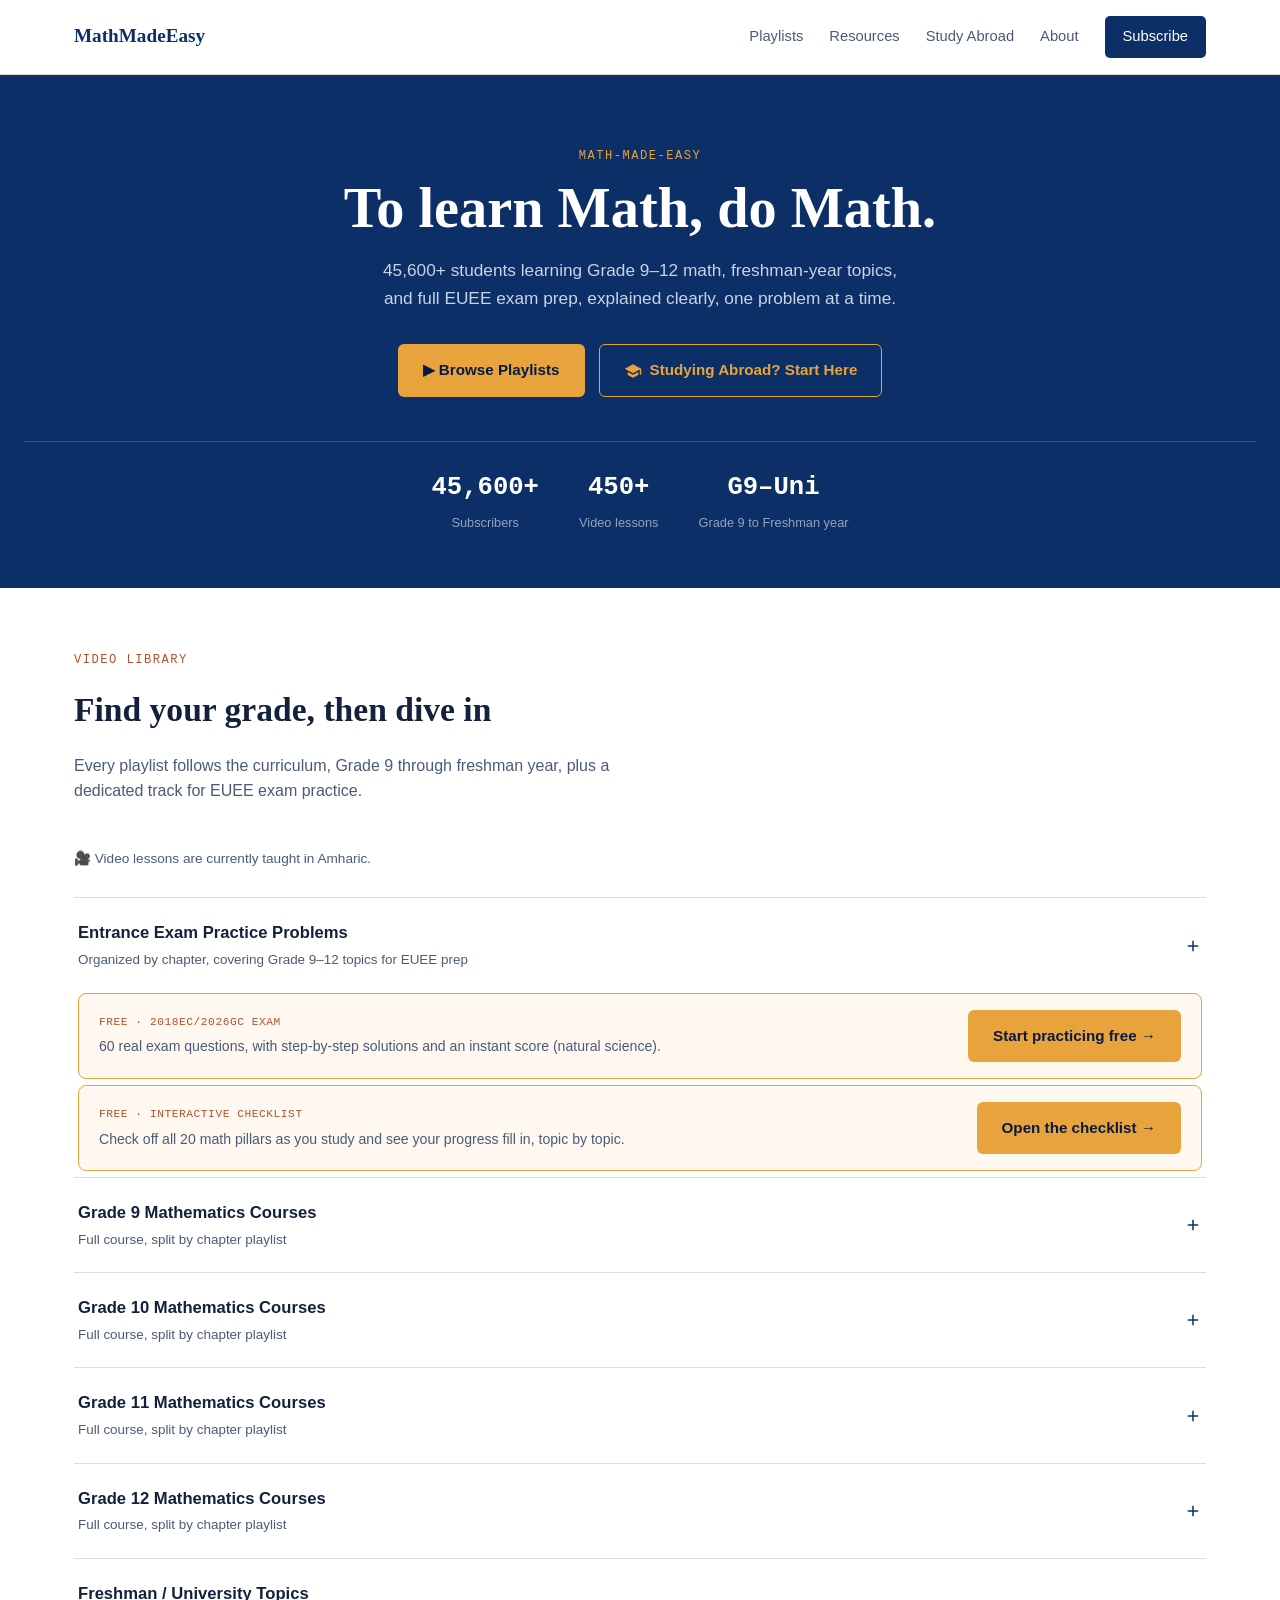
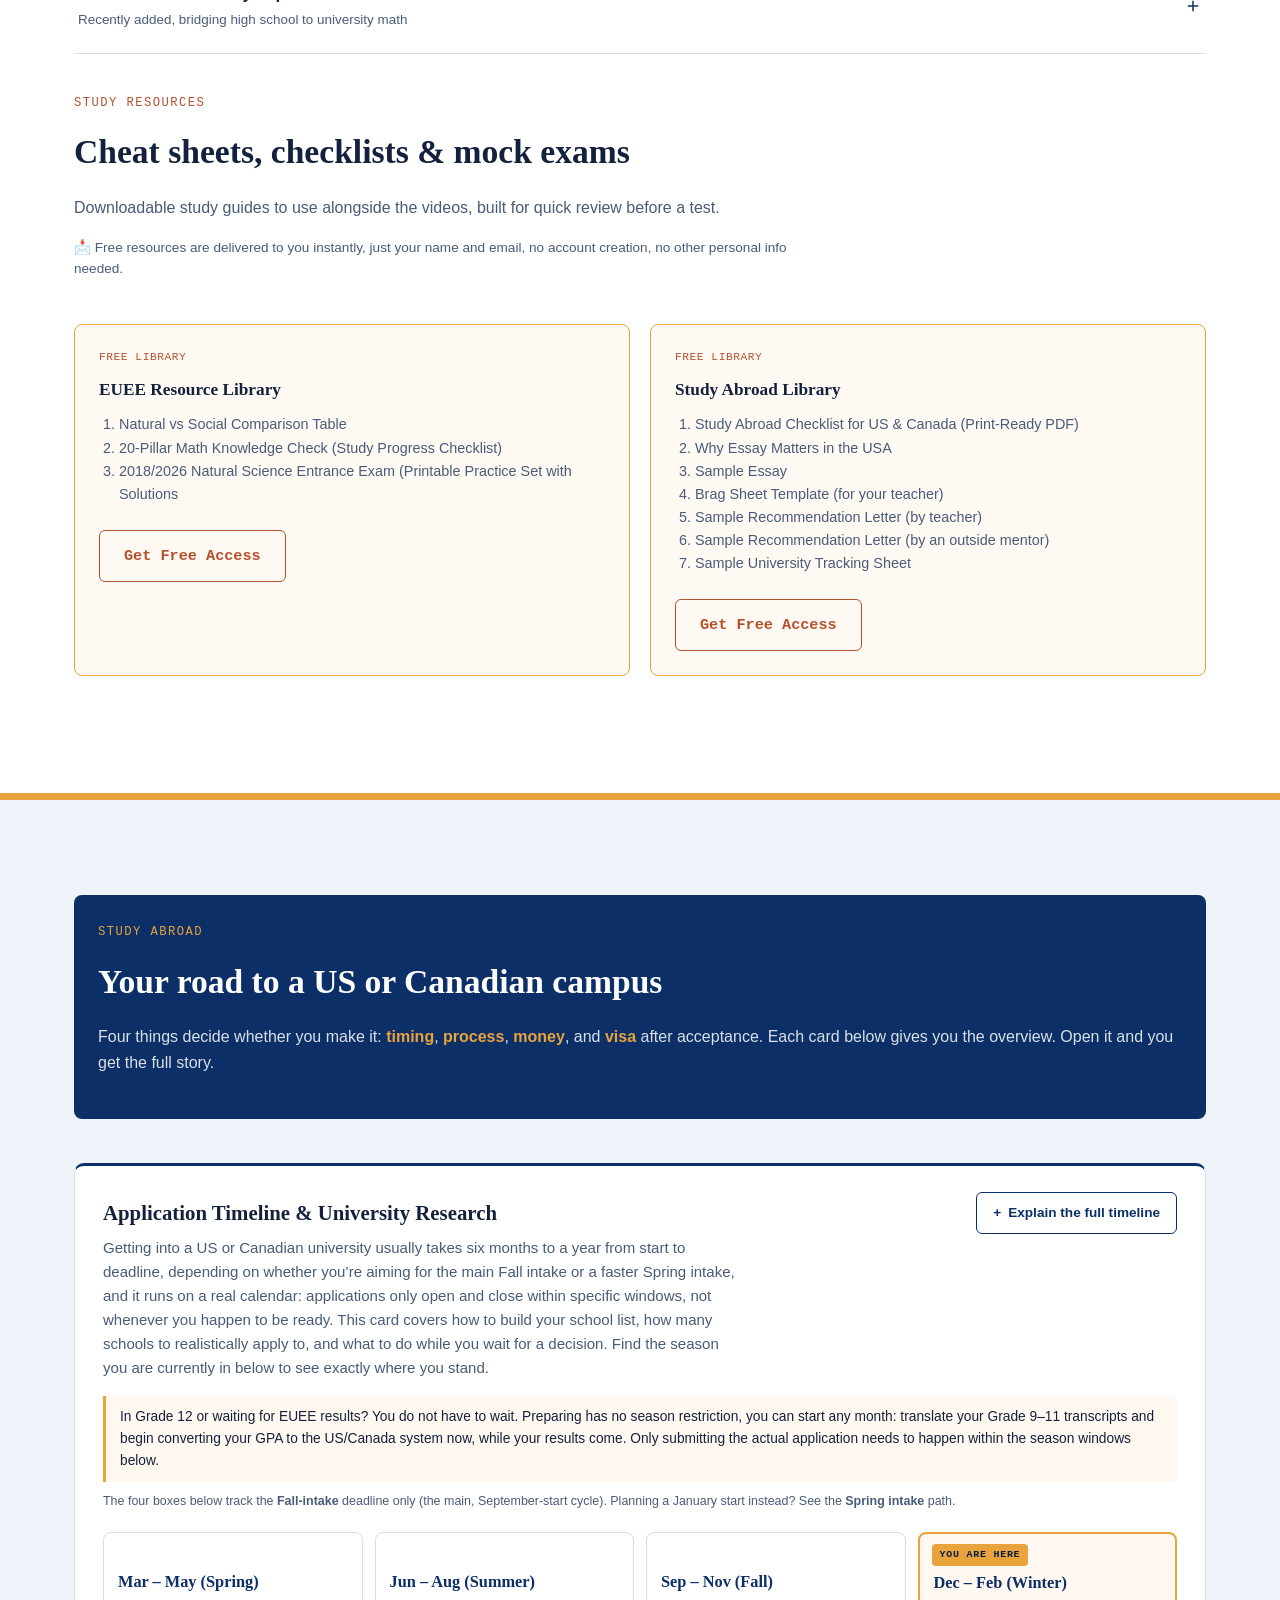
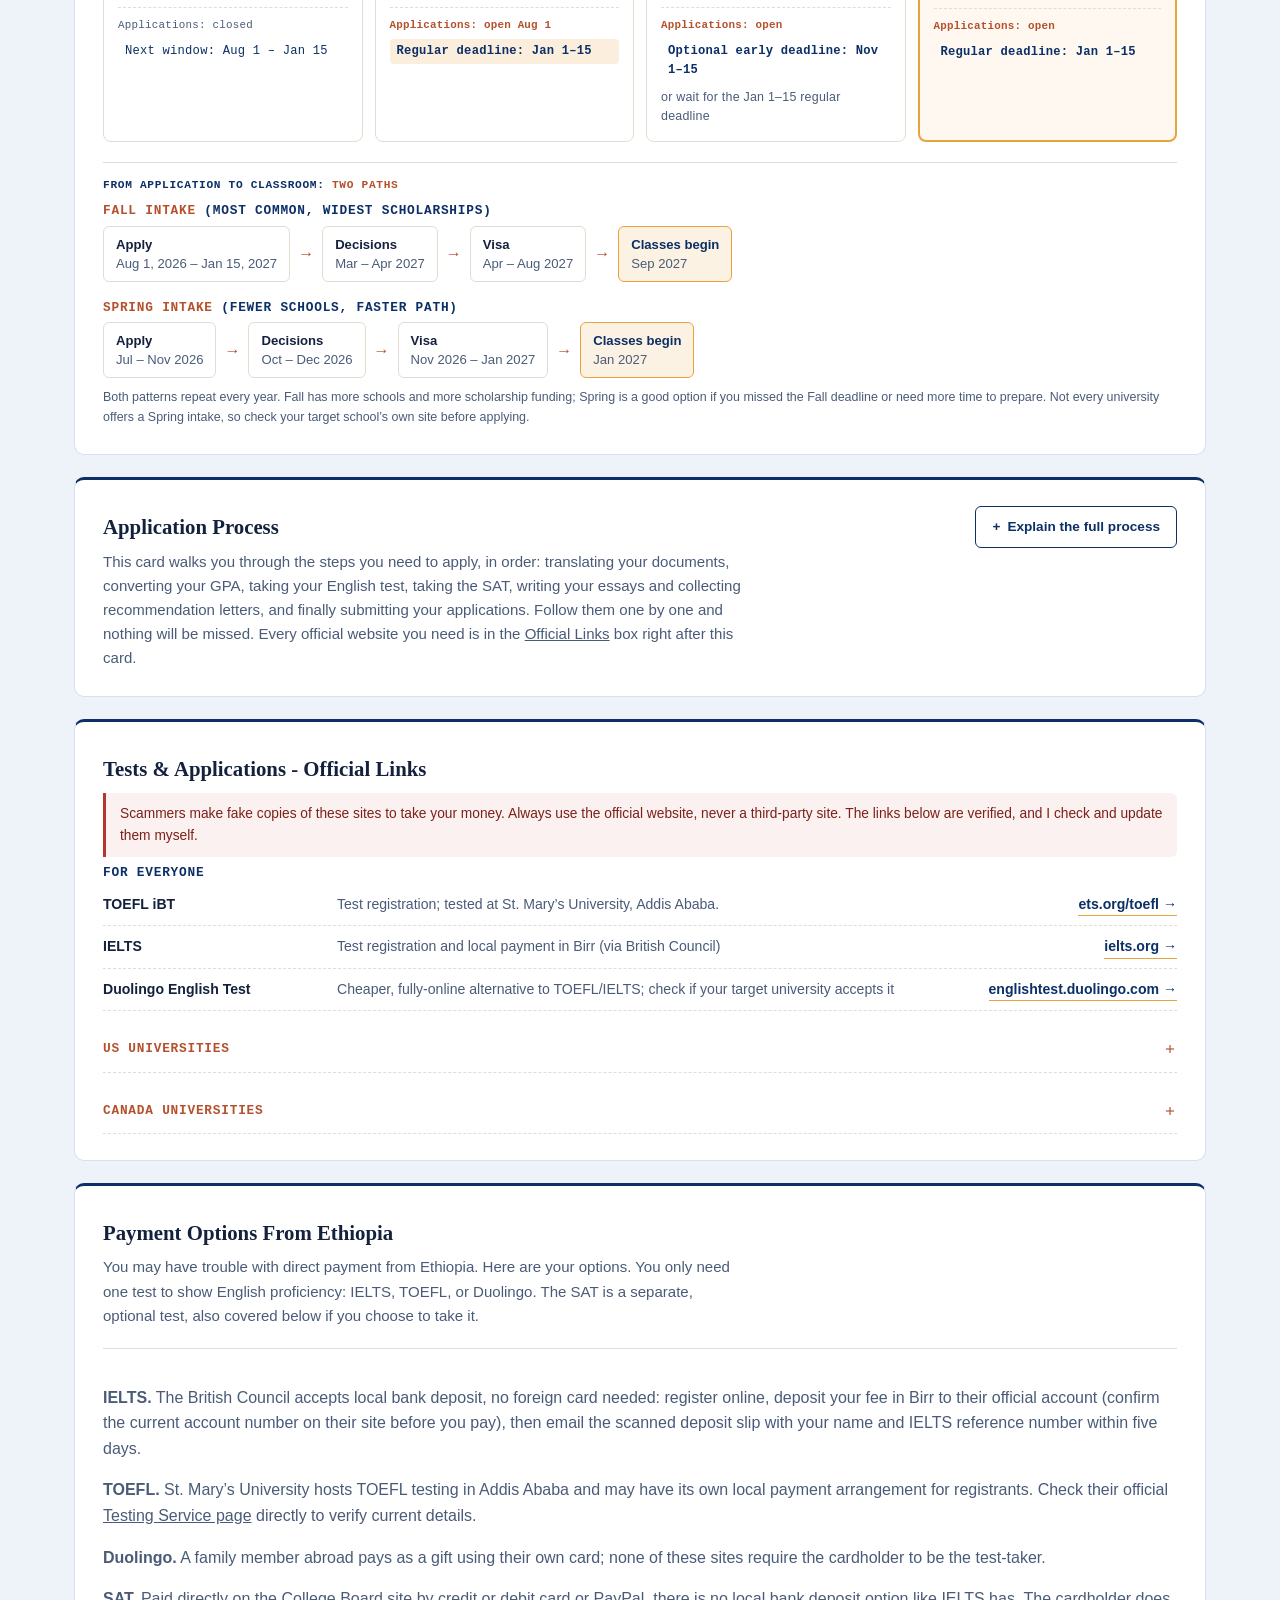
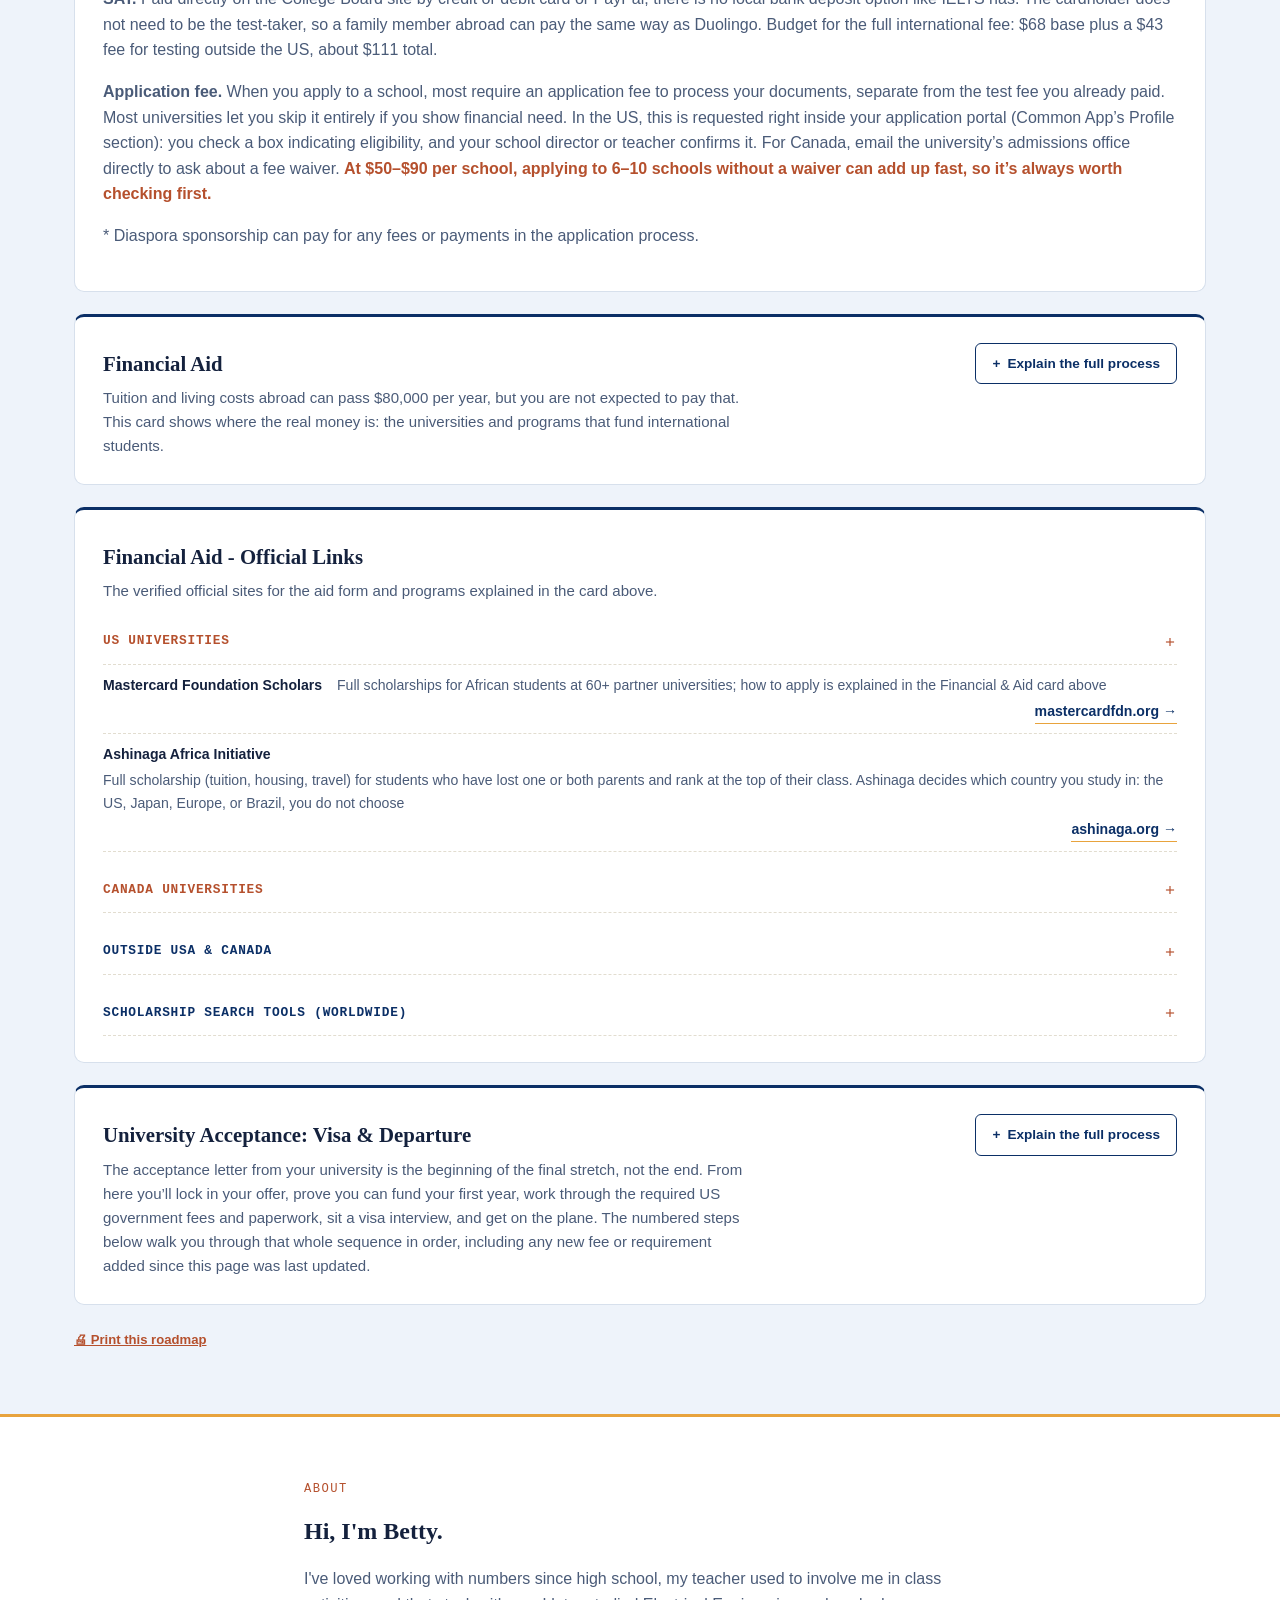
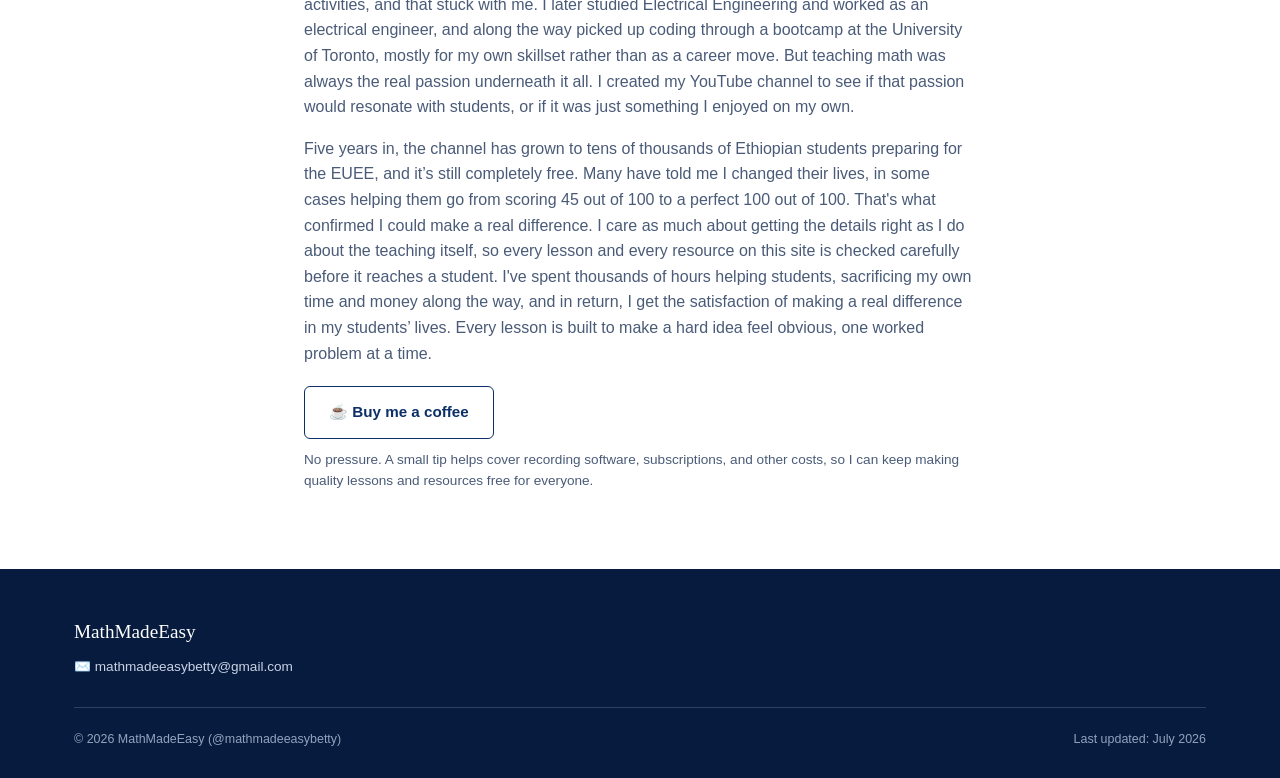
<file: index.html>
<!DOCTYPE html>
<html lang="en">
<head>
<meta charset="UTF-8">
<meta name="viewport" content="width=device-width, initial-scale=1.0">
<title>MathMadeEasy: Grade 9–12 Math & EUEE Exam Prep </title>
<meta name="robots" content="index, follow">
<meta name="description" content="MathMadeEasy (@mathmadeeasybetty): clear video lessons and study guides for Grade 9–12 and freshman-year math, plus EUEE exam prep. To learn Math, do Math.">
<script type="application/ld+json">
{
  "@context": "https://schema.org",
  "@type": "EducationalOrganization",
  "name": "MathMadeEasy",
  "alternateName": "@mathmadeeasybetty",
  "description": "Free video lessons and study guides for Grade 9–12 and EUEE exam prep, plus freshman-year math",
  "areaServed": "Ethiopia",
  "inLanguage": ["am", "en"],
  "sameAs": [
    "https://www.youtube.com/@mathmadeeasybetty"
  ]
}
</script>
<link rel="icon" type="image/png" href="[data-uri]">

<!-- Social share preview (WhatsApp, Telegram, Facebook, etc.) -->
<link rel="canonical" href="https://mathmadeeasybetty.com/">
<meta property="og:site_name" content="MathMadeEasy">
<meta property="og:title" content="MathMadeEasy: Learn Math the Easy Way">
<meta property="og:description" content="Grade 9–12 math, EUEE exam prep, and study guides. To learn Math, do Math.">
<meta property="og:type" content="website">
<meta property="og:url" content="https://mathmadeeasybetty.com/">
<meta property="og:image" content="https://mathmadeeasybetty.com/og_image.png">
<meta property="og:image:width" content="1200">
<meta property="og:image:height" content="630">
<meta property="og:image:alt" content="MathMadeEasy: to learn Math, do Math. Grade 9 to 12 math, EUEE exam prep, study abroad guidance.">

<style>
  /* ============ TOKENS ============ */
  :root{
    --ink:        #14213d;
    --ink-soft:   #4a5b78;
    --navy:       #0b2f66;
    --navy-deep:  #071b3f;
    --paper:      #f6f5f1;
    --white:      #ffffff;
    --accent:     #e8a33d;
    --accent-deep:#b5502d;
    --line:       #e2ddd0;
    --line-navy:  rgba(255,255,255,0.16);

    --font-display: Georgia, "Times New Roman", ui-serif, serif;
    --font-body: -apple-system, BlinkMacSystemFont, "Segoe UI", Roboto, Helvetica, Arial, sans-serif;
    --font-mono: ui-monospace, "SF Mono", "Cascadia Code", "Courier New", monospace;

    --max: 1180px;
  }

  *,*::before,*::after{ box-sizing:border-box; }
  html{ scroll-behavior:smooth; }
  body{
    margin:0;
    font-family:var(--font-body);
    color:var(--ink);
    background:var(--white);
    line-height:1.6;
    -webkit-font-smoothing:antialiased;
  }
  img{ max-width:100%; display:block; }
  a{ color:inherit; }
  .wrap{ max-width:var(--max); margin:0 auto; padding:0 24px; }
  h1,h2,h3{ font-family:var(--font-display); margin:0; color:var(--ink); }

  .eyebrow{
    font-family:var(--font-mono);
    font-size:0.76rem;
    letter-spacing:0.12em;
    text-transform:uppercase;
    color:var(--accent-deep);
    margin-bottom:12px;
  }
  .hero .eyebrow{ color:var(--accent); }

  /* ============ NAV ============ */
  header.site-nav{
    position:sticky; top:0; z-index:50;
    background:var(--white);
    border-bottom:1px solid var(--line);
  }
  .nav-inner{
    display:flex; align-items:center; justify-content:space-between;
    padding:16px 24px;
    max-width:var(--max); margin:0 auto;
  }
  .logo{
    font-family:var(--font-display); font-weight:700; font-size:1.2rem;
    color:var(--navy); text-decoration:none;
  }
  nav.links{ display:flex; align-items:center; gap:26px; }
  nav.links a{ font-size:0.92rem; text-decoration:none; color:var(--ink-soft); font-weight:500; }
  nav.links a:hover{ color:var(--navy); }
  .nav-cta{
    background:var(--navy); color:var(--white) !important;
    padding:9px 18px; border-radius:5px; font-weight:600; font-size:0.88rem;
  }
  .nav-cta:hover{ background:var(--navy-deep); }
  .burger{ display:none; background:none; border:none; cursor:pointer; padding:6px; }
  .burger svg{ width:24px; height:24px; color:var(--navy); }

  @media (max-width:800px){
    nav.links{
      position:absolute; top:100%; left:0; right:0;
      background:var(--white);
      flex-direction:column; align-items:flex-start;
      padding:16px 24px 24px;
      border-bottom:1px solid var(--line);
      display:none; gap:16px;
    }
    nav.links.open{ display:flex; }
    .burger{ display:block; }
  }

  /* ============ HERO ============ */
  .hero{
    background:var(--navy);
    color:var(--white);
    padding:clamp(48px,8vh,80px) 0 clamp(40px,6vh,64px);
  }
  .hero-inner{ max-width:none; text-align:center; }
  .hero .eyebrow{ text-align:center; }
  .hero p.sub{ margin-left:auto; margin-right:auto; }
  .hero-ctas{ justify-content:center; }
  .stat-row{ justify-content:center; }
  .hero h1{
    color:var(--white);
    font-size:clamp(2.1rem, 4.4vw, 4rem);
    line-height:1.1;
    margin-bottom:16px;
    white-space:nowrap;
  }
  @media (max-width:700px){
    .hero h1{ white-space:normal; }
  }
  .equation{
    font-family:var(--font-mono);
    font-size:0.9rem;
    color:var(--accent);
    background:rgba(232,163,61,0.1);
    border:1px solid rgba(232,163,61,0.35);
    display:inline-block;
    padding:6px 12px;
    border-radius:4px;
    margin-bottom:24px;
  }
  .hero p.sub{
    font-size:1.08rem;
    color:#c9d3e4;
    max-width:540px;
    margin-bottom:32px;
  }
  .hero-ctas{ display:flex; gap:14px; flex-wrap:wrap; margin-bottom:44px; }
  .btn{
    display:inline-flex; align-items:center; gap:8px;
    padding:13px 24px; border-radius:6px;
    font-weight:600; font-size:0.95rem;
    text-decoration:none; border:1px solid transparent;
    transition:background .15s ease, border-color .15s ease, transform .1s ease;
    cursor:pointer;
  }
  .btn:active{ transform:translateY(1px); }
  .btn-accent{ background:var(--accent); color:var(--navy-deep); }
  .btn-accent:hover{ background:var(--accent-deep); }
  .btn-ghost{ border-color:rgba(255,255,255,0.35); color:var(--white); }
  .btn-ghost:hover{ border-color:var(--white); background:rgba(255,255,255,0.06); }
  .btn-abroad{ border-color:var(--accent); color:var(--accent); }
  .btn-abroad:hover{ border-color:var(--accent); background:rgba(232,163,61,0.12); color:var(--accent); }
  .btn-outline-navy{ border-color:var(--navy); color:var(--navy); }
  .btn-outline-navy:hover{ background:var(--navy); color:var(--white); }

  .stat-row{
    display:flex; gap:clamp(20px,4vw,40px); flex-wrap:wrap;
    border-top:1px solid var(--line-navy);
    padding-top:26px;
  }
  .stat b{ display:block; font-family:var(--font-mono); font-size:1.6rem; color:var(--white); }
  .stat span{ font-size:0.8rem; color:#93a3bd; }

  /* ---- Hero visual panel ---- */
  .hero-visual{ position:relative; }
  .lesson-card{
    background:var(--white);
    border-radius:12px;
    overflow:hidden;
    box-shadow:0 24px 60px rgba(0,0,0,0.35);
  }
  .lesson-thumb{
    aspect-ratio:16/10;
    background:linear-gradient(135deg, var(--navy) 0%, #16407f 55%, var(--accent-deep) 130%);
    position:relative;
    display:flex; align-items:center; justify-content:center;
  }
  .lesson-thumb::before{
    content:"";
    position:absolute; inset:0;
    background-image:repeating-linear-gradient(115deg, rgba(255,255,255,0.06) 0 2px, transparent 2px 18px);
  }
  .play-btn{
    position:relative; z-index:1;
    width:56px; height:56px; border-radius:50%;
    background:rgba(255,255,255,0.95);
    display:flex; align-items:center; justify-content:center;
  }
  .play-btn svg{ width:20px; height:20px; color:var(--navy-deep); margin-left:3px; }
  .lesson-duration{
    position:absolute; bottom:10px; right:12px; z-index:1;
    background:rgba(7,27,63,0.75); color:var(--white);
    font-family:var(--font-mono); font-size:0.72rem;
    padding:2px 7px; border-radius:4px;
  }
  .lesson-info{ padding:16px 18px 18px; }
  .lesson-info .tag{
    font-family:var(--font-mono); font-size:0.68rem;
    color:var(--accent-deep); text-transform:uppercase; letter-spacing:0.06em;
  }
  .lesson-info h4{
    font-family:var(--font-display); color:var(--ink);
    font-size:1.02rem; margin:6px 0 4px;
  }
  .lesson-info p{ margin:0; color:var(--ink-soft); font-size:0.84rem; }

  .float-chip{
    position:absolute;
    background:var(--white);
    border-radius:8px;
    padding:10px 14px;
    box-shadow:0 12px 30px rgba(0,0,0,0.3);
    display:flex; align-items:center; gap:8px;
  }
  .float-chip b{ font-family:var(--font-mono); color:var(--navy); font-size:1rem; display:block; }
  .float-chip span{ font-size:0.7rem; color:var(--ink-soft); }
  .chip-a{ top:-18px; left:-22px; }
  .chip-b{ bottom:-16px; right:-18px; }

  @media (max-width:900px){
    .hero-grid{ grid-template-columns:1fr; }
    .hero-visual{ max-width:360px; margin:0 auto; order:-1; }
    .float-chip{ display:none; }
  }

  /* ============ SECTION SHELL ============ */
  section{ padding:clamp(48px,7vh,72px) 0; }
  section.alt{ background:var(--white); }
  #resources{ padding-top:20px; }
  #resources .section-head{ max-width:720px; }
  #videos{ padding-bottom:20px; }
  .section-head{ max-width:600px; margin-bottom:44px; }
  .section-head h2{ font-size:clamp(1.55rem,3vw,2.1rem); margin-bottom:10px; }
  .section-head p{ color:var(--ink-soft); font-size:1rem; }

  /* ============ VIDEO DIRECTORY (accordion) ============ */
  .lang-note{
    font-size:0.85rem; color:var(--ink-soft);
    margin-bottom:28px;
  }

  .chapters{ display:flex; flex-direction:column; border-top:1px solid var(--line); }
  .chapter{ border-bottom:1px solid var(--line); }
  .chapter-head{
    display:flex; align-items:center; gap:18px; width:100%;
    background:none; border:none; cursor:pointer;
    padding:22px 4px; text-align:left; font:inherit; color:inherit;
  }
  .chapter-title{ flex:1; font-weight:700; font-size:1.04rem; }
  .chapter-title small{
    display:block; font-weight:400; font-size:0.84rem;
    color:var(--ink-soft); font-family:var(--font-body); margin-top:2px;
  }
  .chapter-icon{ width:18px; height:18px; flex-shrink:0; transition:transform .2s ease; color:var(--navy); }
  .chapter.open .chapter-icon{ transform:rotate(45deg); }
  .chapter-body{ max-height:0; overflow:hidden; transition:max-height .28s ease; }
  .chapter-body-inner{ padding:0 4px 26px 22px; }
  .video-list{ display:grid; gap:9px; margin-bottom:14px; }
  .video-group-label{
    font-family:var(--font-mono); font-size:0.7rem; font-weight:700;
    text-transform:uppercase; letter-spacing:0.06em; color:var(--navy);
    margin-top:14px;
  }
  .video-group-label:first-child{ margin-top:0; }
  .video-link{
    display:flex; align-items:center; gap:8px;
    text-decoration:none; color:var(--ink); font-size:0.94rem;
    padding:6px 0; border-bottom:1px dashed var(--line);
  }
  .video-link:hover{ color:var(--navy); }
  .video-link::before{ content:"▸"; color:var(--accent-deep); font-size:0.78rem; }
  .playlist-more{ font-size:0.87rem; font-weight:600; color:var(--navy); text-decoration:none; }
  .playlist-more:hover{ text-decoration:underline; }

  @media (max-width:600px){
    .chapter-body-inner{ padding-left:4px; }
  }

  /* ============ PRACTICE TEST 2018 Naturalexam link ============ */
.practice-cta{
  display:flex; align-items:center; justify-content:space-between; gap:16px;
  flex-wrap:wrap;
  background:rgba(232,163,61,0.08);
  border:1px solid var(--accent);
  border-radius:8px;
  padding:16px 20px;
  margin:0 4px 6px;
}
.practice-cta-text{ flex:1; min-width:200px; }
.practice-cta-text .resource-tag-free{ display:block; margin-bottom:4px; }
.practice-cta-text p{ margin:0; font-size:0.88rem; color:var(--ink-soft); }
.practice-cta .btn{ flex-shrink:0; }
@media (max-width:520px){
  .practice-cta{ flex-direction:column; align-items:stretch; }
  .practice-cta .btn{ text-align:center; justify-content:center; }
}

  /* ============ RESOURCES (products) ============ */
  .resource-grid{
    display:grid; gap:20px;
    grid-template-columns:repeat(auto-fit, minmax(250px, 1fr));
  }
  .resource-card{
    background:var(--white);
    border:1px solid var(--line);
    border-radius:8px;
    padding:24px;
    display:flex; flex-direction:column; gap:12px;
  }
  .resource-card-free{
    border:1px solid var(--accent);
    background:rgba(232,163,61,0.06);
  }
  .resource-tag{
    font-family:var(--font-mono); font-size:0.7rem;
    color:var(--navy); letter-spacing:0.05em; text-transform:uppercase;
  }
  .resource-tag-free{ color:var(--accent-deep); }
  .btn-accent-outline{ border-color:var(--accent-deep); color:var(--accent-deep); }
  .btn-accent-outline:hover{ background:var(--accent-deep); color:var(--white); }
  .resource-card h3{ font-size:1.08rem; line-height:1.3; }
  .resource-card p{ color:var(--ink-soft); font-size:0.9rem; flex:1; margin:0; }
  .price-row{ margin-top:4px; }
  .price-row .btn{ font-family:var(--font-mono); }

  /* ============ ABOUT ============ */
  .about-grid{ max-width:720px; }
  .pull-quote{
    font-family:var(--font-display); font-style:italic;
    font-size:1.25rem; color:var(--navy);
    border-left:3px solid var(--accent);
    padding-left:18px; margin:18px 0;
  }


  /* ============ STUDY ABROAD ============ */
  .abroad{
    background:#eef3fa;
    border-top:7px solid var(--accent);
    border-bottom:3px solid var(--accent);
    margin-top:clamp(36px,6vh,64px);
  }

  .abroad .section-head{
    background:var(--navy);
    color:var(--white);
    padding:28px 24px;
    border-radius:8px;
    margin-top:32px;
    max-width:none;
  }
  .abroad .section-head .eyebrow{ color:var(--accent); }
  .abroad .section-head h2{ color:var(--white); }
  .abroad .section-head p{ color:rgba(255,255,255,0.85); }

  .abroad-cards{ display:flex; flex-direction:column; gap:22px; }

  .acard{
    background:var(--white);
    border-radius:10px;
    padding:26px 28px;
    color:var(--ink);
    border:1px solid #d7e0ec;
    border-top:3px solid var(--navy);
  }
  .acard-head{
    display:flex; justify-content:space-between; align-items:flex-start;
    gap:16px; flex-wrap:wrap;
  }
  .acard h3{ font-size:1.3rem; margin:4px 0 6px; }
  .acard p.lead{ color:var(--ink-soft); font-size:0.94rem; margin:0; max-width:640px; }
  .acard-toggle{
    flex-shrink:0;
    background:none; cursor:pointer; font:inherit;
    border:1px solid var(--navy); color:var(--navy);
    border-radius:6px; padding:9px 16px;
    font-weight:600; font-size:0.85rem;
    display:inline-flex; align-items:center; gap:7px;
    transition:background .15s ease, color .15s ease;
  }
  .acard-toggle:hover{ background:var(--navy); color:var(--white); }
  .acard-toggle .tgl-icon{ transition:transform .2s ease; display:inline-block; }
  .acard.open .acard-toggle .tgl-icon{ transform:rotate(45deg); }

  .acard-detail{ max-height:0; overflow:hidden; transition:max-height .3s ease; }
  /* Cards with no toggle button (title + text only) shouldn't use the flex row
     built for title+button; on wide screens that leaves the text stranded on
     the left with a big empty gap on the right. Let these lay out as normal
     blocks instead, same on mobile and laptop. */
  #official-links .acard-head, #financial-links .acard-head, #card-test-payment .acard-head{ display:block; }
  .acard-detail-inner{
    border-top:1px solid var(--line);
    margin-top:20px; padding-top:20px;
  }
  .acard-detail-inner p, .acard-detail-inner li{ font-size:1rem; color:var(--ink-soft); }
  .acard-detail-inner ol{
    list-style:none; margin:0; padding:0; counter-reset:step; gap:20px;
  }
  .acard-detail-inner ol li{ counter-increment:step; position:relative; padding-left:28px; }
  .acard-detail-inner ol li::before{
    content:counter(step) "."; position:absolute; left:0; top:0;
  }
  .acard-detail-inner ol li b{ color:var(--ink); }
  .acard-detail-inner .fin-block{ margin:0 0 16px; }
  .acard-detail-inner .fin-block:last-child{ margin-bottom:0; }
  .fin-label{
    font-family:var(--font-mono); font-size:0.8rem; font-weight:700;
    text-transform:uppercase; letter-spacing:0.06em; color:var(--navy);
    margin-bottom:4px;
  }
  .caution{
    border-left:3px solid var(--accent);
    background:rgba(232,163,61,0.08);
    padding:10px 14px; border-radius:0 6px 6px 0;
    font-size:0.86rem; color:var(--ink);
  }
  .caution-red{
    border-left-color:#b3372c;
    background:rgba(179,55,44,0.07);
    color:#7c2018;
    margin-top:8px;
  }

  /* ---- Season timeline (card 1) ---- */
  .season-track{
    display:grid; grid-template-columns:repeat(4,1fr);
    gap:12px; margin-top:20px;
  }
  .season{
    border:1px solid var(--line); border-radius:8px;
    padding:36px 14px 14px; position:relative;
  }
  .s-name{
    font-family:var(--font-display); font-weight:700;
    font-size:1.02rem; color:var(--navy);
  }
  .s-months{
    font-family:var(--font-mono); font-size:0.68rem;
    color:var(--ink-soft); display:block; margin:2px 0 8px;
  }
  .season ul{ margin:0; padding-left:16px; font-size:0.82rem; color:var(--ink-soft); display:grid; gap:4px; }
  .s-process{
    font-size:0.82rem; color:var(--ink-soft); line-height:1.5;
    margin-top:8px;
  }
  .s-term{ font-family:var(--font-body); font-weight:400; font-size:0.78rem; color:var(--ink-soft); }
  .s-deadline{
    margin-top:12px; padding-top:9px;
    border-top:1px dashed var(--line);
    font-family:var(--font-mono); font-size:0.68rem; font-weight:700;
    letter-spacing:0.02em;
    color:var(--accent-deep);
  }
  .s-deadline-none{ color:var(--ink-soft); font-weight:400; }
  .s-due{
    display:block; margin-top:4px;
    font-size:0.76rem;
    color:var(--navy);
    background:rgba(232,163,61,0.18);
    padding:3px 7px; border-radius:4px;
  }
  #season-fall .s-due, #season-winter .s-due, #season-spring .s-due{ background:none; }
  .season.now{
    border-color:var(--accent); border-width:2px;
    background:rgba(232,163,61,0.08);
  }
  .season .s-badge{ display:none; }
  .season.now .s-badge{
    display:inline-block;
    position:absolute; top:10px; left:12px;
    font-family:var(--font-mono); font-size:0.62rem; font-weight:700;
    letter-spacing:0.08em; text-transform:uppercase;
    background:var(--accent); color:var(--navy-deep);
    padding:3px 8px; border-radius:4px;
  }
  .intake{ margin-top:20px; border-top:1px solid var(--line); padding-top:14px; }
  .intake-title{
    font-family:var(--font-mono); font-size:0.7rem; font-weight:700;
    text-transform:uppercase; letter-spacing:0.06em; color:var(--navy);
    margin-bottom:6px;
  }
  .intake-note{
    margin:10px 0 0; font-size:0.78rem; color:var(--ink-soft);
  }
  .cycle-chain{
    display:flex; flex-wrap:wrap; align-items:stretch; gap:8px;
    margin-top:4px;
  }
  .cyc{
    border:1px solid var(--line); border-radius:6px;
    padding:8px 12px; font-size:0.82rem; color:var(--ink-soft);
    line-height:1.45;
  }
  .cyc b{ color:var(--ink); }
  .cyc-final{
    background:rgba(232,163,61,0.14); border-color:var(--accent);
  }
  .cyc-final b{ color:var(--navy); }
  .cyc-arrow{ align-self:center; color:var(--accent-deep); font-weight:700; }
  @media (max-width:900px){
    .season-track{ grid-template-columns:repeat(2,1fr); }
  }
  @media (max-width:520px){
    .season-track{ grid-template-columns:1fr; }
    .acard{ padding:22px 18px; }
  }

  .olinks{ margin-top:6px; }
  .olink-group{
    font-family:var(--font-mono); font-size:0.8rem; font-weight:700;
    text-transform:uppercase; letter-spacing:0.06em; color:var(--navy);
    margin-top:16px;
  }
  .olink-group:first-child{ margin-top:0; }
  .olink-row{
    display:flex; flex-wrap:wrap; align-items:baseline; gap:4px 14px;
    padding:9px 0; border-bottom:1px dashed var(--line);
    font-size:0.88rem; color:var(--ink-soft);
  }
  .olink-row:last-child{ border-bottom:none; }
  .olink-row b{ color:var(--ink); min-width:220px; }
  .olink-end{ margin-left:auto; display:flex; gap:16px; flex-wrap:wrap; }
  .olink{
    font-weight:600; color:var(--navy);
    text-decoration:none; border-bottom:1px solid var(--accent);
  }
  .olink:hover{ color:var(--accent-deep); }
  @media (max-width:560px){ .olink-end{ margin-left:0; } .olink-row b{ min-width:0; } }
  .olink-toggle{ margin-top:16px; }
  .olink-toggle-head{
    display:flex; align-items:center; justify-content:space-between; width:100%;
    gap:12px; background:none; border:none; cursor:pointer;
    padding:12px 0; text-align:left; font:inherit; color:inherit;
    border-bottom:1px dashed var(--line);
    min-height:44px;
  }
  .olink-toggle-head .olink-group{ margin:0; }
  #olinks-us .olink-toggle-head .olink-group, #olinks-canada .olink-toggle-head .olink-group,
  #olinks-fin-us .olink-toggle-head .olink-group, #olinks-fin-canada .olink-toggle-head .olink-group{ color:var(--accent-deep); }
  .olink-toggle-icon{ width:14px; height:14px; flex-shrink:0; color:var(--accent-deep); transition:transform .2s ease; }
  .olink-toggle.open .olink-toggle-icon{ transform:rotate(45deg); }
  .olink-toggle-body{ max-height:0; overflow:hidden; transition:max-height .28s ease; }
  .olink-toggle-body-inner{ padding-top:2px; }
  .print-link{
    background:none; border:none; cursor:pointer;
    font:inherit; font-size:0.82rem; font-weight:600;
    color:var(--accent-deep); text-decoration:underline;
    padding:0; margin-top:24px; display:inline-block;
  }
  .print-link:hover{ color:var(--navy); }

  /* ---- Print: this section only, ink on paper, all details expanded ---- */
  @media print{
    body *{ visibility:hidden; }
    #study-abroad, #study-abroad *{ visibility:visible; }
    #study-abroad{
      position:absolute; top:0; left:0; width:100%;
      background:#fff !important; color:#000 !important; padding:0;
      border:none !important;
    }
    .abroad h2, .acard h3, .s-name{ color:#000 !important; }
    .abroad .section-head p, .acard p.lead, .acard-detail-inner p,
    .acard-detail-inner li, .season ul, .s-months, .s-process,
    .intake-note{ color:#333 !important; }
    .abroad .eyebrow, .fin-label, .s-term{ color:#555 !important; }
    .s-deadline{ color:#000 !important; border-top-color:#999 !important; }
    .s-deadline-none{ color:#555 !important; }
    .s-due{ color:#000 !important; background:#f2f2f2 !important; }
    .intake-title{ color:#000 !important; }
    .olink-row, .olink-row b, .olink, .olink-group{ color:#000 !important; }
    .cyc, .cyc b{ color:#000 !important; border-color:#999 !important; }
    .cyc-final{ background:#f2f2f2 !important; }
    .cyc-arrow{ color:#000 !important; }
    .season.now{ border-color:#000; background:#f2f2f2; }
    .season.now .s-badge{ background:#000; color:#fff; }
    .caution{ border-left-color:#000; background:#f2f2f2; }
    .caution-red{ border-left-color:#000; background:#f2f2f2; color:#000 !important; }

    /* Force every collapsible panel in this section open for print */
    .acard{ box-shadow:none; border:1px solid #999; break-inside:avoid; margin-bottom:14px; }
    .acard-detail{ max-height:none !important; overflow:visible !important; }
    .olink-toggle-body{ max-height:none !important; overflow:visible !important; }

    /* Interactive-only chrome has no purpose on paper */
    .acard-toggle, .print-link, .olink-toggle-icon{ display:none; }
  }

  /* ============ FOOTER ============ */
  footer{ background:var(--navy-deep); color:#93a3bd; padding:48px 0 28px; }
  .footer-top{
    display:flex; justify-content:space-between; flex-wrap:wrap; gap:28px;
    padding-bottom:28px; border-bottom:1px solid var(--line-navy); margin-bottom:22px;
  }
  .footer-logo{ font-family:var(--font-display); color:var(--white); font-size:1.2rem; margin-bottom:6px; }
  .footer-links{ display:flex; gap:22px; flex-wrap:wrap; }
  .footer-links a{ text-decoration:none; color:#c9d3e4; font-size:0.88rem; }
  .footer-links a:hover{ color:var(--white); }
  .footer-bottom{ font-size:0.78rem; display:flex; justify-content:space-between; flex-wrap:wrap; gap:10px; }

  ::selection{ background:var(--accent); color:var(--navy-deep); }
  a:focus-visible, button:focus-visible{ outline:2px solid var(--accent); outline-offset:2px; }

  @media (prefers-reduced-motion:reduce){
    *{ scroll-behavior:auto !important; transition:none !important; }
  }
</style>
</head>
<body>

<header class="site-nav">
  <div class="nav-inner">
    <a href="#top" class="logo">MathMadeEasy</a>
    <nav class="links" id="navLinks">
      <a href="#videos">Playlists</a>
      <a href="#resources">Resources</a>
      <a href="#study-abroad">Study Abroad</a>
      <a href="#about">About</a>
      <a href="https://www.youtube.com/@mathmadeeasybetty?sub_confirmation=1" class="nav-cta">Subscribe</a>
    </nav>
    <button class="burger" id="burgerBtn" aria-label="Toggle menu">
      <svg viewBox="0 0 24 24" fill="none" stroke="currentColor" stroke-width="2"><line x1="3" y1="6" x2="21" y2="6"/><line x1="3" y1="12" x2="21" y2="12"/><line x1="3" y1="18" x2="21" y2="18"/></svg>
    </button>
  </div>
</header>

<main>
<section class="hero" id="top">
  <div class="wrap hero-inner">
    <div class="eyebrow">Math-Made-Easy</div>
    <h1>To learn Math, do Math.</h1>
    <p class="sub">45,600+ students learning Grade 9–12 math, freshman-year topics, and full EUEE exam prep, explained clearly, one problem at a time.</p>
    <div class="hero-ctas">
      <a class="btn btn-accent" href="#videos">▶ Browse Playlists</a>
      <a class="btn btn-ghost btn-abroad" href="#study-abroad"><svg viewBox="0 0 24 24" fill="currentColor" style="width:18px;height:18px;flex-shrink:0;"><path d="M12 3L1 9l11 6 9-4.91V17h2V9L12 3zM5 13.18v4L12 21l7-3.82v-4L12 17l-7-3.82z"/></svg> Studying Abroad? Start Here</a>
    </div>
    <div class="stat-row">
      <div class="stat"><b>45,600+</b><span>Subscribers</span></div>
      <div class="stat"><b>450+</b><span>Video lessons</span></div>
      <div class="stat"><b>G9–Uni</b><span>Grade 9 to Freshman year</span></div>
    </div>
  </div>
</section>

<section id="videos">
  <div class="wrap">
    <div class="section-head">
      <div class="eyebrow">Video Library</div>
      <h2>Find your grade, then dive in</h2>
      <p>Every playlist follows the curriculum, Grade 9 through freshman year, plus a dedicated track for EUEE exam practice.</p>

    </div>
    <p class="lang-note">🎥 Video lessons are currently taught in Amharic.</p>

    <div class="chapters" id="chapters">

      <div class="chapter">
        <button class="chapter-head" aria-expanded="false">          <span class="chapter-title">Entrance Exam Practice Problems<small>Organized by chapter, covering Grade 9–12 topics for EUEE prep</small></span>
          <svg class="chapter-icon" viewBox="0 0 24 24" fill="none" stroke="currentColor" stroke-width="2"><line x1="12" y1="5" x2="12" y2="19"/><line x1="5" y1="12" x2="19" y2="12"/></svg>
        </button>
<div class="practice-cta">
  <div class="practice-cta-text">
    <span class="resource-tag resource-tag-free">Free · 2018EC/2026GC Exam</span>
    <p>60 real exam questions, with step-by-step solutions and an instant score (natural science).</p>
  </div>
  <a class="btn btn-accent" href="/practice/2018-natural.html" rel="noopener">Start practicing free →</a>
</div>
        <div class="practice-cta">
  <div class="practice-cta-text">
    <span class="resource-tag resource-tag-free">Free · Interactive Checklist</span>
    <p>Check off all 20 math pillars as you study and see your progress fill in, topic by topic.</p>
  </div>
  <a class="btn btn-accent" href="/checklist.html" rel="noopener">Open the checklist →</a>
</div>
        <div class="chapter-body">
          <div class="chapter-body-inner">
            <div class="video-list">
              <div class="video-group-label">Grade 12</div>
              <a class="video-link" href="https://www.youtube.com/playlist?list=PLCqaz5YaSxqK6qVKHK9ZkFtz2dP4_i5AM" target="_blank" rel="noopener">Sequence &amp; Series</a>
              <a class="video-link" href="https://www.youtube.com/playlist?list=PLCqaz5YaSxqIueEV355DSLS5WzFGgujAX" target="_blank" rel="noopener">Calculus</a>
              <a class="video-link" href="https://www.youtube.com/playlist?list=PLCqaz5YaSxqKLKNBWSpTK0duFWUAz3Roc" target="_blank" rel="noopener">Statistics</a>
              <a class="video-link" href="https://www.youtube.com/playlist?list=PLCqaz5YaSxqKYrznKc-aixW0Iz9DERMwQ" target="_blank" rel="noopener">Linear Programming</a>
              <a class="video-link" href="https://www.youtube.com/playlist?list=PLCqaz5YaSxqKmtDnmArVuFxtkeCwJUEFD" target="_blank" rel="noopener">Mathematical Applications</a>

              <div class="video-group-label">Grade 11</div>
              <a class="video-link" href="https://www.youtube.com/playlist?list=PLCqaz5YaSxqL3TZuW1yFA_OK-RdFEd_ht" target="_blank" rel="noopener">Relations &amp; Functions</a>
              <a class="video-link" href="https://www.youtube.com/playlist?list=PLCqaz5YaSxqKWN49Y4CWasn1TRxxBJX5H" target="_blank" rel="noopener">Matrix &amp; Determinant</a>
              <a class="video-link" href="https://www.youtube.com/playlist?list=PLCqaz5YaSxqIk3gVYBK8H-_9SA9KSFvgz" target="_blank" rel="noopener">Vectors</a>
              <a class="video-link" href="https://www.youtube.com/playlist?list=PLCqaz5YaSxqKCbA4IgqGVuCAdeqyhFzhm" target="_blank" rel="noopener">Transformation</a>

              <div class="video-group-label">Grade 10</div>
              <a class="video-link" href="https://www.youtube.com/playlist?list=PLCqaz5YaSxqL3TZuW1yFA_OK-RdFEd_ht" target="_blank" rel="noopener">Relations &amp; Functions</a>
              <a class="video-link" href="https://youtube.com/playlist?list=PLCqaz5YaSxqL1Ontx2QkwaWIGIx5BD_nm&si=MkpaMXu69McRjKDX" target="_blank" rel="noopener">Exponential &amp; Logarithm</a>
              <a class="video-link" href="https://www.youtube.com/playlist?list=PLCqaz5YaSxqJpwcPVlmKhM0YY2sI4gezC" target="_blank" rel="noopener">More on Circles</a>
              <a class="video-link" href="https://www.youtube.com/playlist?list=PLCqaz5YaSxqLqt6PTXifRd-up4TsakSN0" target="_blank" rel="noopener">Solid Figures</a>
              <a class="video-link" href="https://www.youtube.com/watch?v=eHVaDejMgUg" target="_blank" rel="noopener">Dividing Line Segments into Ratios</a>

              <div class="video-group-label">Grade 9</div>
              <a class="video-link" href="https://www.youtube.com/playlist?list=PLCqaz5YaSxqJnW_AyL1ZAMOJTajdVTNyn" target="_blank" rel="noopener">Congruency &amp; Similarity</a>
              <a class="video-link" href="https://www.youtube.com/playlist?list=PLCqaz5YaSxqK2sbi4CXFZJJQoOCIhqIoy" target="_blank" rel="noopener">Regular Polygon</a>
              <a class="video-link" href="https://www.youtube.com/playlist?list=PLCqaz5YaSxqI2o3ANdsUlyj7z4Nk1sLtT" target="_blank" rel="noopener">Area of a Triangle (Various Methods)</a>
            </div>
            
       </div>
        </div>
      </div>

      <div class="chapter" id="course-9">
        <button class="chapter-head" aria-expanded="false">          <span class="chapter-title">Grade 9 Mathematics Courses<small>Full course, split by chapter playlist</small></span>
          <svg class="chapter-icon" viewBox="0 0 24 24" fill="none" stroke="currentColor" stroke-width="2"><line x1="12" y1="5" x2="12" y2="19"/><line x1="5" y1="12" x2="19" y2="12"/></svg>
        </button>
        <div class="chapter-body">
          <div class="chapter-body-inner">
            <div class="video-list">
              <a class="video-link" href="https://www.youtube.com/playlist?list=PLCqaz5YaSxqI98Dc_AHW8I2nTv0EhMWgF" target="_blank" rel="noopener">Inequalities*</a>
              <a class="video-link" href="https://www.youtube.com/playlist?list=PLCqaz5YaSxqJnW_AyL1ZAMOJTajdVTNyn" target="_blank" rel="noopener">Congruency &amp; Similarity</a>
              <a class="video-link" href="https://www.youtube.com/playlist?list=PLCqaz5YaSxqK2sbi4CXFZJJQoOCIhqIoy" target="_blank" rel="noopener">Regular Polygon</a>
              <a class="video-link" href="https://www.youtube.com/playlist?list=PLCqaz5YaSxqI2o3ANdsUlyj7z4Nk1sLtT" target="_blank" rel="noopener">Area of a Triangle (Various Methods)</a>
            </div>
            <p style="font-size:0.78rem; color:var(--ink-soft); margin:2px 0 0;">*Originally created for the old Grade 10 curriculum, same concepts, now taught under Grade 9.</p>
            <a class="playlist-more" href="https://www.youtube.com/@mathmadeeasybetty" target="_blank" rel="noopener">See more Grade 9 playlists on YouTube →</a>
          </div>
        </div>
      </div>

      <div class="chapter" id="course-10">
        <button class="chapter-head" aria-expanded="false">          <span class="chapter-title">Grade 10 Mathematics Courses<small>Full course, split by chapter playlist</small></span>
          <svg class="chapter-icon" viewBox="0 0 24 24" fill="none" stroke="currentColor" stroke-width="2"><line x1="12" y1="5" x2="12" y2="19"/><line x1="5" y1="12" x2="19" y2="12"/></svg>
        </button>
        <div class="chapter-body">
          <div class="chapter-body-inner">
            <div class="video-list">
              <a class="video-link" href="https://www.youtube.com/playlist?list=PLCqaz5YaSxqJBSLwSDpSXYL7arB0Syquw" target="_blank" rel="noopener">Polynomial Functions</a>
              <a class="video-link" href="https://www.youtube.com/playlist?list=PLCqaz5YaSxqIsFZ36tK8UBePiVHHg6Dho" target="_blank" rel="noopener">Trigonometry</a>
              <a class="video-link" href="https://www.youtube.com/playlist?list=PLCqaz5YaSxqL3TZuW1yFA_OK-RdFEd_ht" target="_blank" rel="noopener">Relations &amp; Functions</a>
              <a class="video-link" href="https://www.youtube.com/playlist?list=PLCqaz5YaSxqLbkp6S1d6PrEB_nKLKEQj6" target="_blank" rel="noopener">Exponential &amp; Logarithm</a>
              <a class="video-link" href="https://www.youtube.com/playlist?list=PLCqaz5YaSxqKc8cGX0O7xocTai9ufCSHc" target="_blank" rel="noopener">More on Circles</a>
              <a class="video-link" href="https://www.youtube.com/playlist?list=PLCqaz5YaSxqLlAhtlE6Rllf-OnoRjSH0T" target="_blank" rel="noopener">Solid Figures</a>
              <a class="video-link" href="https://www.youtube.com/playlist?list=PLCqaz5YaSxqLo0yer1o8og22zEa_qKdc9" target="_blank" rel="noopener">Coordinate Geometry</a>
            </div>
            <a class="playlist-more" href="https://www.youtube.com/@mathmadeeasybetty" target="_blank" rel="noopener">See more Grade 10 playlists on YouTube →</a>
          </div>
        </div>
      </div>

      <div class="chapter" id="course-11">
        <button class="chapter-head" aria-expanded="false">          <span class="chapter-title">Grade 11 Mathematics Courses<small>Full course, split by chapter playlist</small></span>
          <svg class="chapter-icon" viewBox="0 0 24 24" fill="none" stroke="currentColor" stroke-width="2"><line x1="12" y1="5" x2="12" y2="19"/><line x1="5" y1="12" x2="19" y2="12"/></svg>
        </button>
        <div class="chapter-body">
          <div class="chapter-body-inner">
            <div class="video-list">
              <a class="video-link" href="https://www.youtube.com/playlist?list=PLCqaz5YaSxqL3TZuW1yFA_OK-RdFEd_ht" target="_blank" rel="noopener">Relations &amp; Functions</a>
              <a class="video-link" href="https://www.youtube.com/playlist?list=PLCqaz5YaSxqKU-wAFOtSkrl4p1jBB7Bnp" target="_blank" rel="noopener">Rational Expressions</a>
              <a class="video-link" href="https://www.youtube.com/playlist?list=PLCqaz5YaSxqIYjCAP8oNt3CgtoO7481tU" target="_blank" rel="noopener">Conic Sections</a>
              <a class="video-link" href="https://www.youtube.com/playlist?list=PLCqaz5YaSxqIhachMCL1exzkDJPIeRuCJ" target="_blank" rel="noopener">Matrix</a>
              <a class="video-link" href="https://www.youtube.com/playlist?list=PLCqaz5YaSxqIO8MecuH25rG5pjHtQJq-v" target="_blank" rel="noopener">Determinant</a>
              <a class="video-link" href="https://www.youtube.com/playlist?list=PLCqaz5YaSxqIk3gVYBK8H-_9SA9KSFvgz" target="_blank" rel="noopener">Vectors</a>
              <a class="video-link" href="https://www.youtube.com/playlist?list=PLCqaz5YaSxqLZfe7D2uN5Iyefh-m_wuT1" target="_blank" rel="noopener">Transformation</a>
            </div>
            <a class="playlist-more" href="https://www.youtube.com/@mathmadeeasybetty" target="_blank" rel="noopener">See more Grade 11 playlists on YouTube →</a>
          </div>
        </div>
      </div>

      <div class="chapter" id="course-12">
        <button class="chapter-head" aria-expanded="false">          <span class="chapter-title">Grade 12 Mathematics Courses<small>Full course, split by chapter playlist</small></span>
          <svg class="chapter-icon" viewBox="0 0 24 24" fill="none" stroke="currentColor" stroke-width="2"><line x1="12" y1="5" x2="12" y2="19"/><line x1="5" y1="12" x2="19" y2="12"/></svg>
        </button>
        <div class="chapter-body">
          <div class="chapter-body-inner">
            <div class="video-list">
              <a class="video-link" href="https://www.youtube.com/playlist?list=PLCqaz5YaSxqKfAXQgjznxrSPpcG_bHCwg" target="_blank" rel="noopener">Sequence &amp; Series</a>
              <a class="video-link" href="https://www.youtube.com/playlist?list=PLCqaz5YaSxqLMaahyWLmdO-RRa1oOZYce" target="_blank" rel="noopener">Calculus</a>
              <a class="video-link" href="https://www.youtube.com/playlist?list=PLCqaz5YaSxqLbU2nGJseZO88gtkPZqV9f" target="_blank" rel="noopener">Statistics</a>
              <a class="video-link" href="https://www.youtube.com/playlist?list=PLCqaz5YaSxqKYrznKc-aixW0Iz9DERMwQ" target="_blank" rel="noopener">Linear Programming</a>
              <a class="video-link" href="https://www.youtube.com/playlist?list=PLCqaz5YaSxqKmtDnmArVuFxtkeCwJUEFD" target="_blank" rel="noopener">Mathematical Applications</a>
            </div>
            <a class="playlist-more" href="https://www.youtube.com/@mathmadeeasybetty" target="_blank" rel="noopener">See more Grade 12 playlists on YouTube →</a>
          </div>
        </div>
      </div>

      <div class="chapter">
        <button class="chapter-head" aria-expanded="false">          <span class="chapter-title">Freshman / University Topics<small>Recently added, bridging high school to university math</small></span>
          <svg class="chapter-icon" viewBox="0 0 24 24" fill="none" stroke="currentColor" stroke-width="2"><line x1="12" y1="5" x2="12" y2="19"/><line x1="5" y1="12" x2="19" y2="12"/></svg>
        </button>
        <div class="chapter-body">
          <div class="chapter-body-inner">
            <div class="video-list">
              <a class="video-link" href="https://www.youtube.com/playlist?list=PLCqaz5YaSxqIYjCAP8oNt3CgtoO7481tU" target="_blank" rel="noopener">Analytical Geometry (Conic Section)</a>
              <a class="video-link" href="https://www.youtube.com/playlist?list=PLCqaz5YaSxqJgrEQozKJ3eLVlyS0p0sAx" target="_blank" rel="noopener">Relations &amp; Functions</a>
              <a class="video-link" href="https://www.youtube.com/playlist?list=PLCqaz5YaSxqL_7B-Opnm0s-hO5Y1gI0c2" target="_blank" rel="noopener">Hyperbolic Functions</a>
              <a class="video-link" href="https://www.youtube.com/playlist?list=PLCqaz5YaSxqI78XDiZFBMR4Jv7GSPkM6D" target="_blank" rel="noopener">Functions (Exponential, Logarithmic, Trigonometric)</a>
              <a class="video-link" href="https://www.youtube.com/playlist?list=PLCqaz5YaSxqKcRmBejR96ykSpQUGG-RkE" target="_blank" rel="noopener">Limits &amp; Continuity</a>
              <a class="video-link" href="https://www.youtube.com/playlist?list=PLCqaz5YaSxqJ30Y320juSeDsSAs61HRQc" target="_blank" rel="noopener">Systems of Equations</a>
            </div>
            <a class="playlist-more" href="https://www.youtube.com/@mathmadeeasybetty" target="_blank" rel="noopener">See the full Freshman playlist on YouTube →</a>
          </div>
        </div>
      </div>

    </div>
  </div>
</section>

<section class="alt" id="resources">
  <div class="wrap">
    <div class="section-head">
      <div class="eyebrow">Study Resources</div>
      <h2>Cheat sheets, checklists &amp; mock exams</h2>
      <p>Downloadable study guides to use alongside the videos, built for quick review before a test.</p>
      <p style="font-size:0.85rem; color:var(--ink-soft); margin-top:8px;">📩 Free resources are delivered to you instantly, just your name and email, no account creation, no other personal info needed.</p>
    </div>
    <div class="resource-grid">

      <div class="resource-card resource-card-free">
        <span class="resource-tag resource-tag-free">Free Library</span>
        <h3>EUEE Resource Library</h3>
        <ol style="margin:0 0 8px; padding-left:20px; color:var(--ink-soft); font-size:0.9rem;">
          <li>Natural vs Social Comparison Table</li>
          <li>20-Pillar Math Knowledge Check (Study Progress Checklist)</li>
          <li>2018/2026 Natural Science Entrance Exam (Printable Practice Set with Solutions</li>
        </ol>
        <div class="price-row">
          <a class="btn btn-accent-outline" href="https://forms.gle/QPmo9n7mVXwJJe3d8" target="_blank" rel="noopener">Get Free Access</a>
        </div>
      </div>

      <div class="resource-card resource-card-free">
        <span class="resource-tag resource-tag-free">Free Library</span>
        <h3>Study Abroad Library</h3>
        <ol style="margin:0 0 8px; padding-left:20px; color:var(--ink-soft); font-size:0.9rem;">
          <li>Study Abroad Checklist for US &amp; Canada (Print-Ready PDF)</li>
          <li>Why Essay Matters in the USA</li>
          <li>Sample Essay</li>
          <li>Brag Sheet Template (for your teacher)</li>
          <li>Sample Recommendation Letter (by teacher)</li>
          <li>Sample Recommendation Letter (by an outside mentor)</li>
          <li>Sample University Tracking Sheet</li>
        </ol>
        <div class="price-row">
          <a class="btn btn-accent-outline" href="https://forms.gle/QPmo9n7mVXwJJe3d8" target="_blank" rel="noopener">Get Free Access</a>
        </div>
      </div>

    </div>
  </div>
</section>

<section class="abroad" id="study-abroad">
  <div class="wrap">
    <div class="section-head">
      <div class="eyebrow">Study Abroad</div>
      <h2>Your road to a US or Canadian campus</h2>
      <p>Four things decide whether you make it: <b style="color:var(--accent);">timing</b>, <b style="color:var(--accent);">process</b>, <b style="color:var(--accent);">money</b>, and <b style="color:var(--accent);">visa</b> after acceptance. Each card below gives you the overview. Open it and you get the full story.</p>
    </div>

    <div class="abroad-cards">

      <!-- CARD 1: TIMELINE -->
      <div class="acard" id="card-timeline">
        <div class="acard-head">
          <div>
            <h3>Application Timeline &amp; University Research</h3>
            <p class="lead">Getting into a US or Canadian university usually takes six months to a year from start to deadline, depending on whether you&rsquo;re aiming for the main Fall intake or a faster Spring intake, and it runs on a real calendar: applications only open and close within specific windows, not whenever you happen to be ready. This card covers how to build your school list, how many schools to realistically apply to, and what to do while you wait for a decision. Find the season you are currently in below to see exactly where you stand.</p>
          </div>
          <button class="acard-toggle" data-label="Explain the full timeline" aria-expanded="false"><span class="tgl-icon">+</span> Explain the full timeline</button>
        </div>

        <div class="caution" style="margin-top:16px;">In Grade 12 or waiting for EUEE results? You do not have to wait. Preparing has no season restriction, you can start any month: translate your Grade 9&ndash;11 transcripts and begin converting your GPA to the US/Canada system now, while your results come. Only submitting the actual application needs to happen within the season windows below.</div>

        <div class="acard-detail">
          <div class="acard-detail-inner">
            <div class="fin-block">
              <div class="fin-label">How to build your shortlist</div>
              <p>Don&rsquo;t apply randomly. Build a mix: a few <b>reach</b> schools (hard to get into), several <b>match</b> schools (your profile fits their typical admit), and 1&ndash;2 <b>safety</b> schools you&rsquo;re confident about. For each one, check three things on the university&rsquo;s own site: does it accept the English test you plan to take, whether it currently requires or considers the SAT, and does it offer <b>financial aid to international undergraduates</b>? Some schools are famously generous; most are not. Prioritize the generous ones.</p>
            </div>
            <div class="fin-block">
              <div class="fin-label">Early Decision, Early Action, or Regular Decision?</div>
              <p>Many US schools let you choose when you apply within that intake window, and it&rsquo;s worth knowing the difference before you pick. <b style="color:var(--accent-deep);">Early Decision (ED)</b> is binding: if admitted, you must withdraw every other application you submitted, including any financial aid applications elsewhere, and attend that school, so only use it on your genuine first-choice school. With <b style="color:var(--accent-deep);">Early Action (EA)</b>, you also apply and hear back early, but it isn&rsquo;t binding, you can still wait and compare offers from other schools. <b style="color:var(--accent-deep);">Regular Decision (RD)</b> is the standard, later deadline most students use, and it&rsquo;s never binding either, so you can wait for every decision to arrive and compare admission and financial aid offers side by side before choosing where to attend. Not every school offers all three; check each one&rsquo;s own site. If you&rsquo;re counting on need-based aid, be cautious with ED: you commit to attend before ever seeing your financial aid offer (see the Financial &amp; Aid card below).</p>
            </div>
            <div class="fin-block">
              <div class="fin-label">How many schools?</div>
<p>Every application costs $50&ndash;$90 unless you get a fee waiver (see the <a href="#card-financial">Financial &amp; Aid card</a> below), so a focused list beats a long one. Around 6&ndash;10 well-chosen schools is a realistic target, each with a real reason it&rsquo;s on your list.</p>            </div>
            <div class="fin-block">
              <div class="fin-label">After you apply</div>
              <p>Decisions typically arrive <b>March&ndash;April</b> for the Fall intake. See the two-path breakdown further down this card for the Spring intake timeline.</p>
            </div>
            <div class="fin-block">
              <div class="fin-label">While you wait</div>
              <p>Keep attending your Ethiopian university and protect your grades. A low grade now stays on your record and can hurt you if you reapply or go for a Master&rsquo;s later. Study as if you won&rsquo;t be accepted, so either outcome leaves you strong.</p>
            </div>
          </div>
        </div>

        <p class="intake-note" style="margin-bottom:10px;">The four boxes below track the <b>Fall-intake</b> deadline only (the main, September-start cycle). Planning a January start instead? See the <b>Spring intake</b> path.</p>
        <div class="season-track">
          <div class="season" id="season-spring">
            <span class="s-badge">You are here</span>
            <div class="s-name">Mar &ndash; May (Spring)</div>
            <div class="s-deadline s-deadline-none">Applications: closed<span class="s-due">Next window: Aug 1 &ndash; Jan 15</span></div>
          </div>
          <div class="season" id="season-summer">
            <span class="s-badge">You are here</span>
            <div class="s-name">Jun &ndash; Aug (Summer)</div>
            <div class="s-deadline">Applications: open Aug 1<span class="s-due">Regular deadline: Jan 1&ndash;15</span></div>
          </div>
          <div class="season" id="season-fall">
            <span class="s-badge">You are here</span>
            <div class="s-name">Sep &ndash; Nov (Fall)</div>
            <div class="s-deadline">Applications: open<span class="s-due">Optional early deadline: Nov 1&ndash;15</span><span class="s-term" style="display:block; margin-top:4px;">or wait for the Jan 1&ndash;15 regular deadline</span></div>
          </div>
          <div class="season" id="season-winter">
            <span class="s-badge">You are here</span>
            <div class="s-name">Dec &ndash; Feb (Winter)</div>
            <div class="s-deadline">Applications: open<span class="s-due">Regular deadline: Jan 1&ndash;15</span></div>
          </div>
        </div>

        <div class="intake">
          <div class="intake-title">From application to classroom: <span style="color:var(--accent-deep);">two paths</span></div>

          <div class="fin-label"><span style="color:var(--accent-deep);">Fall intake</span> (most common, widest scholarships)</div>
          <div class="cycle-chain">
            <span class="cyc"><b>Apply</b><br>Aug 1, <span data-cy="y0">2026</span> &ndash; Jan 15, <span data-cy="y1">2027</span></span>
            <span class="cyc-arrow">&rarr;</span>
            <span class="cyc"><b>Decisions</b><br>Mar &ndash; Apr <span data-cy="y1">2027</span></span>
            <span class="cyc-arrow">&rarr;</span>
            <span class="cyc"><b>Visa</b><br>Apr &ndash; Aug <span data-cy="y1">2027</span></span>
            <span class="cyc-arrow">&rarr;</span>
            <span class="cyc cyc-final"><b>Classes begin</b><br>Sep <span data-cy="y1">2027</span></span>
          </div>

          <div class="fin-label" style="margin-top:16px;"><span style="color:var(--accent-deep);">Spring intake</span> (fewer schools, faster path)</div>
          <div class="cycle-chain">
            <span class="cyc"><b>Apply</b><br>Jul &ndash; Nov <span data-cy="y0">2026</span></span>
            <span class="cyc-arrow">&rarr;</span>
            <span class="cyc"><b>Decisions</b><br>Oct &ndash; Dec <span data-cy="y0">2026</span></span>
            <span class="cyc-arrow">&rarr;</span>
            <span class="cyc"><b>Visa</b><br>Nov <span data-cy="y0">2026</span> &ndash; Jan <span data-cy="y1">2027</span></span>
            <span class="cyc-arrow">&rarr;</span>
            <span class="cyc cyc-final"><b>Classes begin</b><br>Jan <span data-cy="y1">2027</span></span>
          </div>

          <p class="intake-note">Both patterns repeat every year. Fall has more schools and more scholarship funding; Spring is a good option if you missed the Fall deadline or need more time to prepare. Not every university offers a Spring intake, so check your target school&rsquo;s own site before applying.</p>
        </div>



      </div>

      <!-- CARD 2: APPLICATION PROCESS -->
      <div class="acard" id="card-process">
        <div class="acard-head">
          <div>
            <h3>Application Process</h3>
            <p class="lead">This card walks you through the steps you need to apply, in order: translating your documents, converting your GPA, taking your English test, taking the SAT, writing your essays and collecting recommendation letters, and finally submitting your applications. Follow them one by one and nothing will be missed. Every official website you need is in the <a href="#official-links">Official Links</a> box right after this card.</p>
          </div>
          <button class="acard-toggle" aria-expanded="false"><span class="tgl-icon">+</span> Explain the full process</button>
        </div>
        <div class="acard-detail">
          <div class="acard-detail-inner">
            <div class="fin-block">
              <ol>
                <li><b>Translate your documents.</b> Gather Grade 9&ndash;11 transcripts while waiting for Grade 12 results, and use a translator with real ATA (American Translators Association) certification, not a service that simply claims to be &ldquo;certified&rdquo; without one. This can take time, so start it early. Make sure every official school or government stamp and seal on your certificates gets translated too, not just the printed text; a translation that skips the stamps is considered incomplete.</li>
                <li><b>Convert your GPA.</b> Several credential evaluation agencies exist for this (WES, ECE, and others), and most universities accept any NACES-approved provider. This guide focuses on WES (World Education Services) because it&rsquo;s the one most widely required and accepted by both US and Canadian universities, so it&rsquo;s the safest single choice if you&rsquo;re applying to schools in either country. Create a WES profile and get a Reference Number, then once your ATA-certified translations arrive, send that complete set to WES yourself and receive your official evaluation report back.</li>
              </ol>
            </div>
            <div class="fin-block">
              <ol style="counter-reset:step 2;">
                <li><b>Register &amp; pay for your English test.</b> Check which test your target university accepts. Most accept <b style="color:var(--accent-deep);">TOEFL</b> or <b style="color:var(--accent-deep);">IELTS</b>; some also accept the <b style="color:var(--accent-deep);">Duolingo</b> English Test, a cheaper, fully-online alternative you can take from home. Local Ethiopian cards usually can&rsquo;t pay these sites directly, see <a href="#card-test-payment">Payment Options From Ethiopia</a> below for how to actually get the fee paid.</li>
                <li><b>Take your English Test.</b> TOEFL iBT is tested at St. Mary&rsquo;s University in Addis Ababa; IELTS through the British Council. Always confirm the exact venue when you book.
                  <p>If your school accepts it, the Duolingo English Test is the easier, cheaper option (about $70 instead of $185+). You can take it online from home, and you get your results in about two days. Harvard, Yale, MIT, Stanford, and others accept Duolingo. Check the school&rsquo;s website to confirm.</p>
                </li>
                <li><b>Take the SAT, a safety net worth having.</b> The <b style="color:var(--accent-deep);">SAT</b> tests Reading &amp; Writing and Math. Many US universities still call it optional, but treat a score as insurance: Harvard, Dartmouth, Brown, Cornell, and Penn all made testing optional at some point and now require it again, and Princeton is following the same path. A score benefits you either way: it strengthens your application if a school stays optional, and protects you if it doesn&rsquo;t. See <a href="#card-test-payment">Payment Options From Ethiopia</a> below for how to pay the fee.</li>
              </ol>
            </div>
            <div class="fin-block">
              <ol style="counter-reset:step 5;">
                <li><b>Write your essays &amp; collect recommendation letters.</b> Your personal essay takes weeks of drafts, so start drafting early, while you prepare for your English test, and write in your own honest voice. US applications also require <b>recommendation letters from your teachers</b>: inside Common App you invite each teacher by email, and the teacher writes and uploads the letter online themselves. You never see or touch it. Give your teachers 3&ndash;4 weeks, and help them by sharing a short list of your achievements. Common App also asks for a &ldquo;counselor&rdquo;; most Ethiopian schools do not have that role, so your school director or head teacher can act as one.</li>
                <li><b>Submit your applications.</b> Use Common App (one shared form for most US schools) or the university&rsquo;s own site. Upload your translations, WES report, and test scores.</li>
              </ol>
            </div>
            <div class="fin-block">
              <ol style="counter-reset:step 7;">
                <li><b>Wait, and keep moving.</b> Decisions arrive March&ndash;April. Until then, focus on your education in Ethiopia and maintain good grades.</li>
              </ol>
            </div>
            <div class="olink-toggle" id="canada-extra-reqs">
              <button class="olink-toggle-head" aria-expanded="false">
                <span class="olink-group">Canada universities: two extra requirements</span>
                <svg class="olink-toggle-icon" viewBox="0 0 24 24" fill="none" stroke="currentColor" stroke-width="2"><line x1="12" y1="5" x2="12" y2="19"/><line x1="5" y1="12" x2="19" y2="12"/></svg>
              </button>
              <div class="olink-toggle-body">
                <div class="olink-toggle-body-inner">
                  <p><b>DLI (Designated Learning Institution).</b> Your school must be on Canada&rsquo;s official DLI list, no study permit is issued without a DLI acceptance letter. Verify your school before you apply, not after.</p>
                  <p><b>PAL (Provincial Attestation Letter).</b> Most undergrad and college applicants also need this letter from the province, submitted with your study permit application. This isn&rsquo;t automatic everywhere: some schools issue it only after you accept your offer, others require you to request it yourself. Confirm directly with the school how and when they issue yours. Master&rsquo;s and PhD students at public DLIs are exempt as of 2026.</p>
                </div>
              </div>
            </div>
          </div>
        </div>
      </div>

      <!-- OFFICIAL LINKS -->
      <div class="acard" id="official-links">
        <div class="acard-head">
          <div>
            <h3>Tests &amp; Applications - Official Links</h3>
            <div class="caution caution-red">Scammers make fake copies of these sites to take your money. Always use the official website, never a third-party site. The links below are verified, and I check and update them myself.</div>
          </div>
        </div>
        <div class="olinks">
          <div class="olink-group">For everyone</div>
          <div class="olink-row">
            <b>TOEFL iBT</b>
            <span>Test registration; tested at St. Mary&rsquo;s University, Addis Ababa.</span>
            <span class="olink-end"><a class="olink" href="https://www.ets.org/toefl" target="_blank" rel="noopener">ets.org/toefl &rarr;</a></span>
          </div>
          <div class="olink-row">
            <b>IELTS</b>
            <span>Test registration and local payment in Birr (via British Council)</span>
            <span class="olink-end"><a class="olink" href="https://www.ielts.org" target="_blank" rel="noopener">ielts.org &rarr;</a></span>
          </div>
          <div class="olink-row">
            <b>Duolingo English Test</b>
            <span>Cheaper, fully-online alternative to TOEFL/IELTS; check if your target university accepts it</span>
            <span class="olink-end"><a class="olink" href="https://englishtest.duolingo.com" target="_blank" rel="noopener">englishtest.duolingo.com &rarr;</a></span>
          </div>

          <div class="olink-toggle" id="olinks-us">
            <button class="olink-toggle-head" aria-expanded="false">
              <span class="olink-group">US universities</span>
              <svg class="olink-toggle-icon" viewBox="0 0 24 24" fill="none" stroke="currentColor" stroke-width="2"><line x1="12" y1="5" x2="12" y2="19"/><line x1="5" y1="12" x2="19" y2="12"/></svg>
            </button>
            <div class="olink-toggle-body">
              <div class="olink-toggle-body-inner">
                <div class="olink-row">
                  <b>SAT</b>
                  <span>Registration through the College Board; worth taking even where optional, as a safety net, confirm each university&rsquo;s current policy</span>
                  <span class="olink-end"><a class="olink" href="https://satsuite.collegeboard.org/sat/registration" target="_blank" rel="noopener">satsuite.collegeboard.org &rarr;</a></span>
                </div>
                <div class="olink-row">
                  <b>ACT</b>
                  <span>Registration through ACT; accepted everywhere the SAT is, so pick whichever test suits you better</span>
                  <span class="olink-end"><a class="olink" href="https://www.act.org/content/act/en/register-for-the-act.html" target="_blank" rel="noopener">act.org &rarr;</a></span>
                </div>
                <div class="olink-row">
                  <b>WES (US)</b>
                  <span>Credential evaluation that converts your GPA for US universities</span>
                  <span class="olink-end"><a class="olink" href="https://www.wes.org" target="_blank" rel="noopener">wes.org &rarr;</a></span>
                </div>
                <div class="olink-row">
                  <b>Common App</b>
                  <span>One shared application form for most US universities</span>
                  <span class="olink-end"><a class="olink" href="https://www.commonapp.org" target="_blank" rel="noopener">commonapp.org &rarr;</a></span>
                </div>
              </div>
            </div>
          </div>

          <div class="olink-toggle" id="olinks-canada">
            <button class="olink-toggle-head" aria-expanded="false">
              <span class="olink-group">Canada universities</span>
              <svg class="olink-toggle-icon" viewBox="0 0 24 24" fill="none" stroke="currentColor" stroke-width="2"><line x1="12" y1="5" x2="12" y2="19"/><line x1="5" y1="12" x2="19" y2="12"/></svg>
            </button>
            <div class="olink-toggle-body">
              <div class="olink-toggle-body-inner">
                <div class="olink-row">
                  <b>WES (Canada)</b>
                  <span>Credential evaluation that converts your GPA for Canadian universities</span>
                  <span class="olink-end"><a class="olink" href="https://www.wes.org/ca/" target="_blank" rel="noopener">wes.org/ca &rarr;</a></span>
                </div>
                <div class="olink-row">
                  <b>OUAC (Ontario)</b>
                  <span>Shared application form for Ontario universities. Canada has no national form; universities in other provinces use their own websites</span>
                  <span class="olink-end"><a class="olink" href="https://www.ouac.on.ca" target="_blank" rel="noopener">ouac.on.ca &rarr;</a></span>
                </div>
              </div>
            </div>
          </div>

        </div>
      </div>

      <!-- PAYING TEST FEES -->
      <div class="acard" id="card-test-payment">
        <div class="acard-head">
          <div>
            <h3>Payment Options From Ethiopia</h3>
            <p class="lead">You may have trouble with direct payment from Ethiopia. Here are your options. You only need one test to show English proficiency: IELTS, TOEFL, or Duolingo. The SAT is a separate, optional test, also covered below if you choose to take it.</p>
          </div>
        </div>
        <div class="acard-detail-inner">
          <p><b>IELTS.</b> The British Council accepts local bank deposit, no foreign card needed: register online, deposit your fee in Birr to their official account (confirm the current account number on their site before you pay), then email the scanned deposit slip with your name and IELTS reference number within five days.</p>
          <p><b>TOEFL.</b> St. Mary&rsquo;s University hosts TOEFL testing in Addis Ababa and may have its own local payment arrangement for registrants. Check their official <a href="https://official.smuc.edu.et/testing-service/" target="_blank" rel="noopener">Testing Service page</a> directly to verify current details.</p>
          <p><b>Duolingo.</b> A family member abroad pays as a gift using their own card; none of these sites require the cardholder to be the test-taker.</p>
          <p><b>SAT.</b> Paid directly on the College Board site by credit or debit card or PayPal, there is no local bank deposit option like IELTS has. The cardholder does not need to be the test-taker, so a family member abroad can pay the same way as Duolingo. Budget for the full international fee: $68 base plus a $43 fee for testing outside the US, about $111 total.</p>
          <p><b>Application fee.</b> When you apply to a school, most require an application fee to process your documents, separate from the test fee you already paid. Most universities let you skip it entirely if you show financial need. In the US, this is requested right inside your application portal (Common App&rsquo;s Profile section): you check a box indicating eligibility, and your school director or teacher confirms it. For Canada, email the university&rsquo;s admissions office directly to ask about a fee waiver. <b style="color:var(--accent-deep);">At $50&ndash;$90 per school, applying to 6&ndash;10 schools without a waiver can add up fast, so it&rsquo;s always worth checking first.</b></p>
          <p>* Diaspora sponsorship can pay for any fees or payments in the application process.</p>
        </div>
      </div>

      <!-- CARD 3: FINANCIAL & AID -->
      <div class="acard" id="card-financial">
        <div class="acard-head">
          <div>
            <h3>Financial Aid</h3>
            <p class="lead">Tuition and living costs abroad can pass $80,000 per year, but you are not expected to pay that. This card shows where the real money is: the universities and programs that fund international students.</p>
          </div>
          <button class="acard-toggle" aria-expanded="false"><span class="tgl-icon">+</span> Explain the full process</button>
        </div>
        <div class="acard-detail">
          <div class="acard-detail-inner">
            <div class="fin-block">
              <div class="fin-label">How aid works for international students</div>
              <p>The US government does not fund international students. The money comes from the universities themselves and from big scholarship programs.</p>
            </div>
            <div class="fin-block">
              <div class="fin-label">The 2+2 route: community college first, then transfer</div>
              <p>Instead of starting at a four-year university, many international students spend two years at a community college earning an associate degree, then transfer to finish their bachelor&rsquo;s at a four-year school. Community college tuition for international students typically runs $5,000&ndash;$15,000 a year, 50&ndash;70% less than a four-year university&rsquo;s $30,000&ndash;$60,000+. Your final diploma comes from the four-year university you transfer into, with no mention of where you started.</p>
              <p>Before choosing a community college, confirm two things: it is SEVP-certified (able to sponsor your F-1 visa), and it has a transfer agreement (sometimes called an &ldquo;articulation agreement&rdquo;) with universities you actually want to finish at. A strong transfer agreement, plus a good GPA in your two years there, can make admission into the four-year school far more certain than applying there directly as a freshman.</p>
            </div>
            <div class="fin-block">
              <div class="fin-label">Need-based aid: the main type of support</div>
              <p>Need-based aid means the university looks at what your family can honestly pay and covers the difference, including tuition, housing, and food. For example, if a university costs $85,000 per year and your family can contribute $2,000, your aid covers the remaining $83,000. At the most generous universities this money is a grant, not a loan, so you never pay it back. You show your family&rsquo;s finances through the CSS Profile form explained below.</p>
            </div>
            <div class="fin-block">
              <div class="fin-label">Need-blind universities: if you get in, you can afford it</div>
              <p>A small group of US universities admit international students without looking at their finances at all, then cover 100% of demonstrated need: <b>Harvard, Yale, Princeton, MIT, Dartmouth, Amherst, Bowdoin, Brown, and Notre Dame</b>. Applying for aid does not hurt your admission chances at these schools. They are extremely competitive, but there is zero downside to asking for full aid.</p>
            </div>
            <div class="fin-block">
              <div class="fin-label">Generous need-aware universities</div>
              <p>Many more universities give large aid packages even though they consider your finances during admission, including <b>Stanford, Columbia, University of Chicago, Duke, Williams, Swarthmore, Pomona, and Wellesley</b> (women only). Admitted students with need often receive most or all of their costs covered.</p>
            </div>
            <div class="fin-block">
              <div class="fin-label">The aid application form: CSS Profile</div>
              <p>The <b>CSS Profile</b> is run by College Board, the same official organization behind the SAT, and works much like Common App: one official form, filled out once, sent to every university that you apply to. There is a small fee to process your application, $25 for your first school and about $16 for each one after that. If you cannot afford this fee, email each university&rsquo;s financial aid office directly, they may waive it for you. The CSS Profile&rsquo;s own automatic fee waiver does not cover international students, so you need to ask the school directly instead.</p>
            </div>
            <div class="fin-block">
              <div class="fin-label">Mastercard Foundation Scholars Program</div>
              <p>Africa&rsquo;s largest scholarship program covers full tuition, housing, books, and airfare, and it is built for students with financial hardship. There are 60+ partner universities worldwide, including <b>UC Berkeley, Arizona State, McGill, University of British Columbia, and University of Edinburgh</b>. There is no separate Mastercard application: you apply through the specific university&rsquo;s own Mastercard Scholars page, and that one application decides both admission and the scholarship together. You can apply to more than one partner university this way.</p>
            </div>
            <div class="fin-block">
              <div class="fin-label">Free help in Addis Ababa: EducationUSA</div>
              <p>The <b>EducationUSA Advising Center at the US Embassy in Addis Ababa</b> gives free guidance on applications, aid, and visas. Their Scholars Program selects a small group of Ethiopian students each year for guided applications, with a fund that covers up-front costs like test fees. You can apply as early as Grade 11.</p>
            </div>
            <div class="caution">&#9888; Aid policies change from year to year. Before you apply, confirm each university&rsquo;s current policy on its own financial aid page.</div>
          </div>
        </div>
      </div>

      <!-- OFFICIAL FINANCIAL AID LINKS -->
      <div class="acard" id="financial-links">
        <div class="acard-head">
          <div>
            <h3>Financial Aid - Official Links</h3>
            <p class="lead">The verified official sites for the aid form and programs explained in the card above.</p>
          </div>
        </div>
        <div class="olinks">
          <div class="olink-toggle" id="olinks-fin-us">
            <button class="olink-toggle-head" aria-expanded="false">
              <span class="olink-group">US universities</span>
              <svg class="olink-toggle-icon" viewBox="0 0 24 24" fill="none" stroke="currentColor" stroke-width="2"><line x1="12" y1="5" x2="12" y2="19"/><line x1="5" y1="12" x2="19" y2="12"/></svg>
            </button>
            <div class="olink-toggle-body">
              <div class="olink-toggle-body-inner">
                <div class="olink-row">
                  <b>CSS Profile</b>
                  <span>The shared financial aid form used by most private US universities. Costs $25 for your first school, about $16 for each one after that; the automatic fee waiver does not cover international students, so email the school directly if you cannot afford it</span>
                  <span class="olink-end"><a class="olink" href="https://cssprofile.collegeboard.org" target="_blank" rel="noopener">cssprofile.collegeboard.org &rarr;</a></span>
                </div>
                <div class="olink-row">
                  <b>EducationUSA Addis Ababa</b>
                  <span>Free advising at the US Embassy on applications, aid, and visas. Their Scholars Program selects a small group of Ethiopian students each year for guided applications, covering upfront costs like test fees; you can apply as early as Grade 11</span>
                  <span class="olink-end"><a class="olink" href="https://educationusa.state.gov/centers/educationusa-advising-center-addis-ababa" target="_blank" rel="noopener">educationusa.state.gov &rarr;</a></span>
                </div>
              </div>
            </div>
          </div>

          <div class="olink-row">
            <b>Mastercard Foundation Scholars</b>
            <span>Full scholarships for African students at 60+ partner universities; how to apply is explained in the Financial &amp; Aid card above</span>
            <span class="olink-end"><a class="olink" href="https://mastercardfdn.org/en/what-we-do/our-programs/mastercard-foundation-scholars-program/where-to-apply/" target="_blank" rel="noopener">mastercardfdn.org &rarr;</a></span>
          </div>
          <div class="olink-row">
            <b>Ashinaga Africa Initiative</b>
            <span>Full scholarship (tuition, housing, travel) for students who have lost one or both parents and rank at the top of their class. Ashinaga decides which country you study in: the US, Japan, Europe, or Brazil, you do not choose</span>
            <span class="olink-end"><a class="olink" href="https://www.ashinaga.org/en/our-work/ashinaga-africa-initiative/" target="_blank" rel="noopener">ashinaga.org &rarr;</a></span>
          </div>

          <div class="olink-toggle" id="olinks-fin-canada">
            <button class="olink-toggle-head" aria-expanded="false">
              <span class="olink-group">Canada universities</span>
              <svg class="olink-toggle-icon" viewBox="0 0 24 24" fill="none" stroke="currentColor" stroke-width="2"><line x1="12" y1="5" x2="12" y2="19"/><line x1="5" y1="12" x2="19" y2="12"/></svg>
            </button>
            <div class="olink-toggle-body">
              <div class="olink-toggle-body-inner">
                <div class="olink-row">
                  <b>Lester B. Pearson Scholarship</b>
                  <span>University of Toronto&rsquo;s full scholarship: tuition, books, and residence for four years. Your school must nominate you, one student per school per year</span>
                  <span class="olink-end"><a class="olink" href="https://future.utoronto.ca/pearson-scholarships" target="_blank" rel="noopener">future.utoronto.ca &rarr;</a></span>
                </div>
                <div class="olink-row">
                  <b>Waterloo International Entrance Scholarship</b>
                  <span>CAD $10,000 toward your first year if you have a 90%+ admission average, automatic, no separate application. This is partial funding, not full tuition like Pearson</span>
                  <span class="olink-end"><a class="olink" href="https://uwaterloo.ca/future-students/financing/international-scholarships" target="_blank" rel="noopener">uwaterloo.ca &rarr;</a></span>
                </div>
              </div>
            </div>
          </div>

          <div class="olink-toggle" id="olinks-fin-outside">
            <button class="olink-toggle-head" aria-expanded="false">
              <span class="olink-group">Outside USA &amp; Canada</span>
              <svg class="olink-toggle-icon" viewBox="0 0 24 24" fill="none" stroke="currentColor" stroke-width="2"><line x1="12" y1="5" x2="12" y2="19"/><line x1="5" y1="12" x2="19" y2="12"/></svg>
            </button>
            <div class="olink-toggle-body">
              <div class="olink-toggle-body-inner">
                <div class="olink-row">
                  <b>Stipendium Hungaricum (Hungary)</b>
                  <span>Full tuition, monthly stipend, and housing support at Hungarian universities, with hundreds of English-taught programs. Ethiopia is an official partner country</span>
                  <span class="olink-end"><a class="olink" href="https://stipendiumhungaricum.hu" target="_blank" rel="noopener">stipendiumhungaricum.hu &rarr;</a></span>
                </div>
                <div class="olink-row">
                  <b>T&uuml;rkiye Burslar&#305; (Turkey)</b>
                  <span>Full tuition, monthly stipend, dorm housing, health insurance, and a flight, from Bachelor&rsquo;s through PhD, open to students of any nationality</span>
                  <span class="olink-end"><a class="olink" href="https://www.turkiyeburslari.gov.tr" target="_blank" rel="noopener">turkiyeburslari.gov.tr &rarr;</a></span>
                </div>
              </div>
            </div>
          </div>

          <div class="olink-toggle" id="olinks-fin-more">
            <button class="olink-toggle-head" aria-expanded="false">
              <span class="olink-group">Scholarship search tools (worldwide)</span>
              <svg class="olink-toggle-icon" viewBox="0 0 24 24" fill="none" stroke="currentColor" stroke-width="2"><line x1="12" y1="5" x2="12" y2="19"/><line x1="5" y1="12" x2="19" y2="12"/></svg>
            </button>
            <div class="olink-toggle-body">
              <div class="olink-toggle-body-inner">
                <div class="olink-row">
                  <b>IEFA</b>
                  <span>Free, searchable database of scholarships and grants for international students, filterable by country</span>
                  <span class="olink-end"><a class="olink" href="https://www.iefa.org" target="_blank" rel="noopener">iefa.org &rarr;</a></span>
                </div>
                <div class="olink-row">
                  <b>Scholars4Dev</b>
                  <span>A website listing many different scholarships for students from developing countries, not a scholarship itself</span>
                  <span class="olink-end"><a class="olink" href="https://www.scholars4dev.com" target="_blank" rel="noopener">scholars4dev.com &rarr;</a></span>
                </div>
              </div>
            </div>
          </div>
      </div>
      </div>

      <!-- CARD 4: AFTER ACCEPTANCE -->
      <div class="acard" id="card-after">
        <div class="acard-head">
          <div>
            <h3>University Acceptance: Visa &amp; Departure</h3>
            <p class="lead">The acceptance letter from your university is the beginning of the final stretch, not the end. From here you&rsquo;ll lock in your offer, prove you can fund your first year, work through the required US government fees and paperwork, sit a visa interview, and get on the plane. The numbered steps below walk you through that whole sequence in order, including any new fee or requirement added since this page was last updated.</p>
          </div>
          <button class="acard-toggle" aria-expanded="false"><span class="tgl-icon">+</span> Explain the full process</button>
        </div>
        <div class="acard-detail">
          <div class="acard-detail-inner">
            <div class="fin-block">
              <ol>
                <li><b>Choose your offer &amp; pay the deposit.</b> If several universities accept you, compare the aid packages and confirm one, usually with a small enrollment deposit by the university&rsquo;s stated deadline. You attend one school; decline the others politely.</li>
                <li><b>Send financial proof, receive your I-20.</b> The university issues your I-20 only after you show funding for the first year: your aid award letter, bank statements, or sponsor documents. When it arrives, check every detail matches your passport exactly.</li>
              </ol>
            </div>
            <div class="fin-block">
              <ol style="counter-reset:step 2;">
                <li><b>Pay the SEVIS fee ($350).</b> This one-time fee registers you in the US system that tracks international students, and it&rsquo;s paid before your interview, at least one week ahead, so keep the receipt. A diaspora family member can pay it for you from abroad. Use the official site to pay: <a href="https://www.fmjfee.com/i901fee/index.htm" target="_blank" rel="noopener">fmjfee.com</a>.</li>
                <li><b>Apply for the F-1 visa.</b> Complete the <a href="https://ceac.state.gov/genniv/" target="_blank" rel="noopener">DS-160 form</a> online, pay the $185 visa application fee, and book your interview at the US Embassy in Addis Ababa. Interview appointments fill up months ahead. Book your interview as soon as your I-20 arrives, not just a few weeks before you plan to travel.</li>
                <li><b>Prepare your interview folder.</b> Passport, I-20, SEVIS receipt, DS-160 confirmation, acceptance letter, academic records, test scores, and proof of finances matching your I-20.</li>
              </ol>
            </div>
            <div class="fin-block">
              <ol style="counter-reset:step 5;">
                <li><b>The interview.</b> It is short and direct, often just minutes. Answer honestly and briefly; know your program, your funding, and your plan. Memorized speeches work against you. The officer has the full right to refuse your visa even though a university accepted you, so be polite and answer every question. The officer&rsquo;s main goal is to verify that what you told the university is true: that you are a genuine student, and that you can cover your tuition, living, and medical expenses, whether through your family or a scholarship. If refused, you can reapply, and your SEVIS fee stays valid for 12 months.</li>
                <li><b>Pay the New US Visa Fee ($250).</b> US embassies have introduced a new &ldquo;Visa Integrity Fee&rdquo; on top of the SEVIS fee and the $185 application fee you already paid. Unlike those two, it is charged only after your visa is approved, not before your interview. Confirm the current amount directly with the embassy, since rollout and pricing have varied by location.</li>
                <li><b>After approval: departure.</b> Book your flight (you can enter the US up to 30 days before your program start date), arrange housing, complete the university&rsquo;s health and vaccination forms, and note your international-student orientation date.</li>
              </ol>
            </div>
            <p style="margin-top:14px;"><b>Applying to Canada instead?</b> The equivalent path is a <b>study permit</b> through IRCC after you receive your Letter of Acceptance. Different forms, same principle: prove enrollment and prove funding.</p>
            <div class="caution">&#9888; Visa fees and procedures change. This is the sequence, but always confirm current requirements on the official US Embassy / IRCC websites before you act.</div>
          </div>
        </div>
      </div>


    </div>

    <button class="print-link" onclick="window.print()">&#128424; Print this roadmap</button>
  </div>
</section>

<section class="alt" id="about">
  <div class="wrap about-grid">
    <div>
      <div class="eyebrow">About</div>
      <h2>Hi, I'm Betty.</h2>
      <p style="color:var(--ink-soft); margin-top:16px;">
        I've loved working with numbers since high school, my teacher used to involve me in class activities, and that stuck with me. I later studied Electrical Engineering and worked as an electrical engineer, and along the way picked up coding through a bootcamp at the University of Toronto, mostly for my own skillset rather than as a career move. But teaching math was always the real passion underneath it all. I created my YouTube channel to see if that passion would resonate with students, or if it was just something I enjoyed on my own.
      </p>
      <p style="color:var(--ink-soft); margin-bottom:20px;">
        Five years in, the channel has grown to tens of thousands of Ethiopian students preparing for the EUEE, and it&rsquo;s still completely free. Many have told me I changed their lives, in some cases helping them go from scoring 45 out of 100 to a perfect 100 out of 100. That's what confirmed I could make a real difference. I care as much about getting the details right as I do about the teaching itself, so every lesson and every resource on this site is checked carefully before it reaches a student. I've spent thousands of hours helping students, sacrificing my own time and money along the way, and in return, I get the satisfaction of making a real difference in my students&rsquo; lives. Every lesson is built to make a hard idea feel obvious, one worked problem at a time.
      </p>
      <a class="btn btn-outline-navy" href="https://www.paypal.com/paypalme/BethGmariam" target="_blank" rel="noopener">☕ Buy me a coffee</a>
      <p style="color:var(--ink-soft); font-size:0.85rem; margin-top:10px;">No pressure. A small tip helps cover recording software, subscriptions, and other costs, so I can keep making quality lessons and resources free for everyone.</p>
    </div>
  </div>
</section>
</main>

<footer>
  <div class="wrap">
    <div class="footer-top">
      <div>
        <div class="footer-logo">MathMadeEasy</div>
        <div style="margin-top:6px;"><a href="mailto:mathmadeeasybetty@gmail.com" style="color:#c9d3e4; text-decoration:none; font-size:0.85rem;">✉️ mathmadeeasybetty@gmail.com</a></div>
      </div>
    </div>
    <div class="footer-bottom">
      <span>© <span id="year"></span> MathMadeEasy (@mathmadeeasybetty)</span>
      <span>Last updated: July 2026</span>
    </div>
  </div>
</footer>

<script>
  document.getElementById('burgerBtn').addEventListener('click', function(){
    document.getElementById('navLinks').classList.toggle('open');
  });
  document.querySelectorAll('#navLinks a').forEach(function(a){
    a.addEventListener('click', function(){
      document.getElementById('navLinks').classList.remove('open');
    });
  });

  document.querySelectorAll('.chapter-head').forEach(function(btn){
    btn.addEventListener('click', function(){
      var chapter = btn.closest('.chapter');
      var body = chapter.querySelector('.chapter-body');
      var isOpen = chapter.classList.contains('open');
      document.querySelectorAll('.chapter').forEach(function(c){
        c.classList.remove('open');
        c.querySelector('.chapter-body').style.maxHeight = null;
        c.querySelector('.chapter-head').setAttribute('aria-expanded', 'false');
      });
      if(!isOpen){
        chapter.classList.add('open');
        body.style.maxHeight = body.scrollHeight + 'px';
        btn.setAttribute('aria-expanded', 'true');
      }
    });
  });

  // Official Links: toggle US / Canada groups independently
  document.querySelectorAll('.olink-toggle-head').forEach(function(btn){
    btn.addEventListener('click', function(){
      var group = btn.closest('.olink-toggle');
      var body = group.querySelector('.olink-toggle-body');
      var isOpen = group.classList.toggle('open');
      body.style.maxHeight = isOpen ? body.scrollHeight + 'px' : null;
      btn.setAttribute('aria-expanded', isOpen);
      // If this toggle sits inside an already-open acard-detail panel,
      // regrow that panel to fit the newly shown/hidden content. The
      // nested panel's own height change is animated, so wait for that
      // transition to actually finish before measuring, otherwise we'd
      // measure too early and the outer panel would clip it again.
      var parentDetail = btn.closest('.acard-detail');
      if (parentDetail) {
        var regrow = function(){
          parentDetail.style.maxHeight = parentDetail.scrollHeight + 'px';
        };
        regrow();
        body.addEventListener('transitionend', regrow, { once: true });
      }
    });
  });

  // Study Abroad: expand/collapse cards
  document.querySelectorAll('.acard-toggle').forEach(function(btn){
    var closedLabel = btn.dataset.label || 'Explain the full process';
    btn.addEventListener('click', function(){
      var card = btn.closest('.acard');
      var detail = card.querySelector('.acard-detail');
      var isOpen = card.classList.toggle('open');
      detail.style.maxHeight = isOpen ? detail.scrollHeight + 'px' : null;
      btn.setAttribute('aria-expanded', isOpen);
      btn.innerHTML = '<span class="tgl-icon">+</span> ' + (isOpen ? 'Hide details' : closedLabel);
    });
  });

  // Study Abroad: fill worked-example years for the current cycle
  (function(){
    var now = new Date(), y = now.getFullYear();
    var y0 = (now.getMonth() === 0 && now.getDate() <= 15) ? y - 1 : y;
    document.querySelectorAll('[data-cy="y0"]').forEach(function(e){ e.textContent = y0; });
    document.querySelectorAll('[data-cy="y1"]').forEach(function(e){ e.textContent = y0 + 1; });
  })();

  // Study Abroad: highlight the current season
  (function(){
    var m = new Date().getMonth(); // 0 = Jan
    var season = (m >= 2 && m <= 4) ? 'spring' : (m >= 5 && m <= 7) ? 'summer' : (m >= 8 && m <= 10) ? 'fall' : 'winter';
    var el = document.getElementById('season-' + season);
    if(el) el.classList.add('now');
  })();

  // Study Abroad: the Winter box spans Dec-Feb, but the Jan 1-15 deadline
  // it advertises has already passed for the back half of that window.
  // Once we're past Jan 15, switch it to 'closed' just like the Spring box.
  (function(){
    var now = new Date(), m = now.getMonth(), d = now.getDate();
    var deadlinePassed = (m === 0 && d > 15) || m === 1; // Jan 16-31, or all of Feb
    if (deadlinePassed) {
      var box = document.querySelector('#season-winter .s-deadline');
      if (box) {
        box.classList.add('s-deadline-none');
        box.innerHTML = 'Applications: closed<span class="s-due">Next window: Aug 1 &ndash; Jan 15</span>';
      }
    }
  })();

  document.getElementById('year').textContent = new Date().getFullYear();
</script>

</body>
</html>
</file>
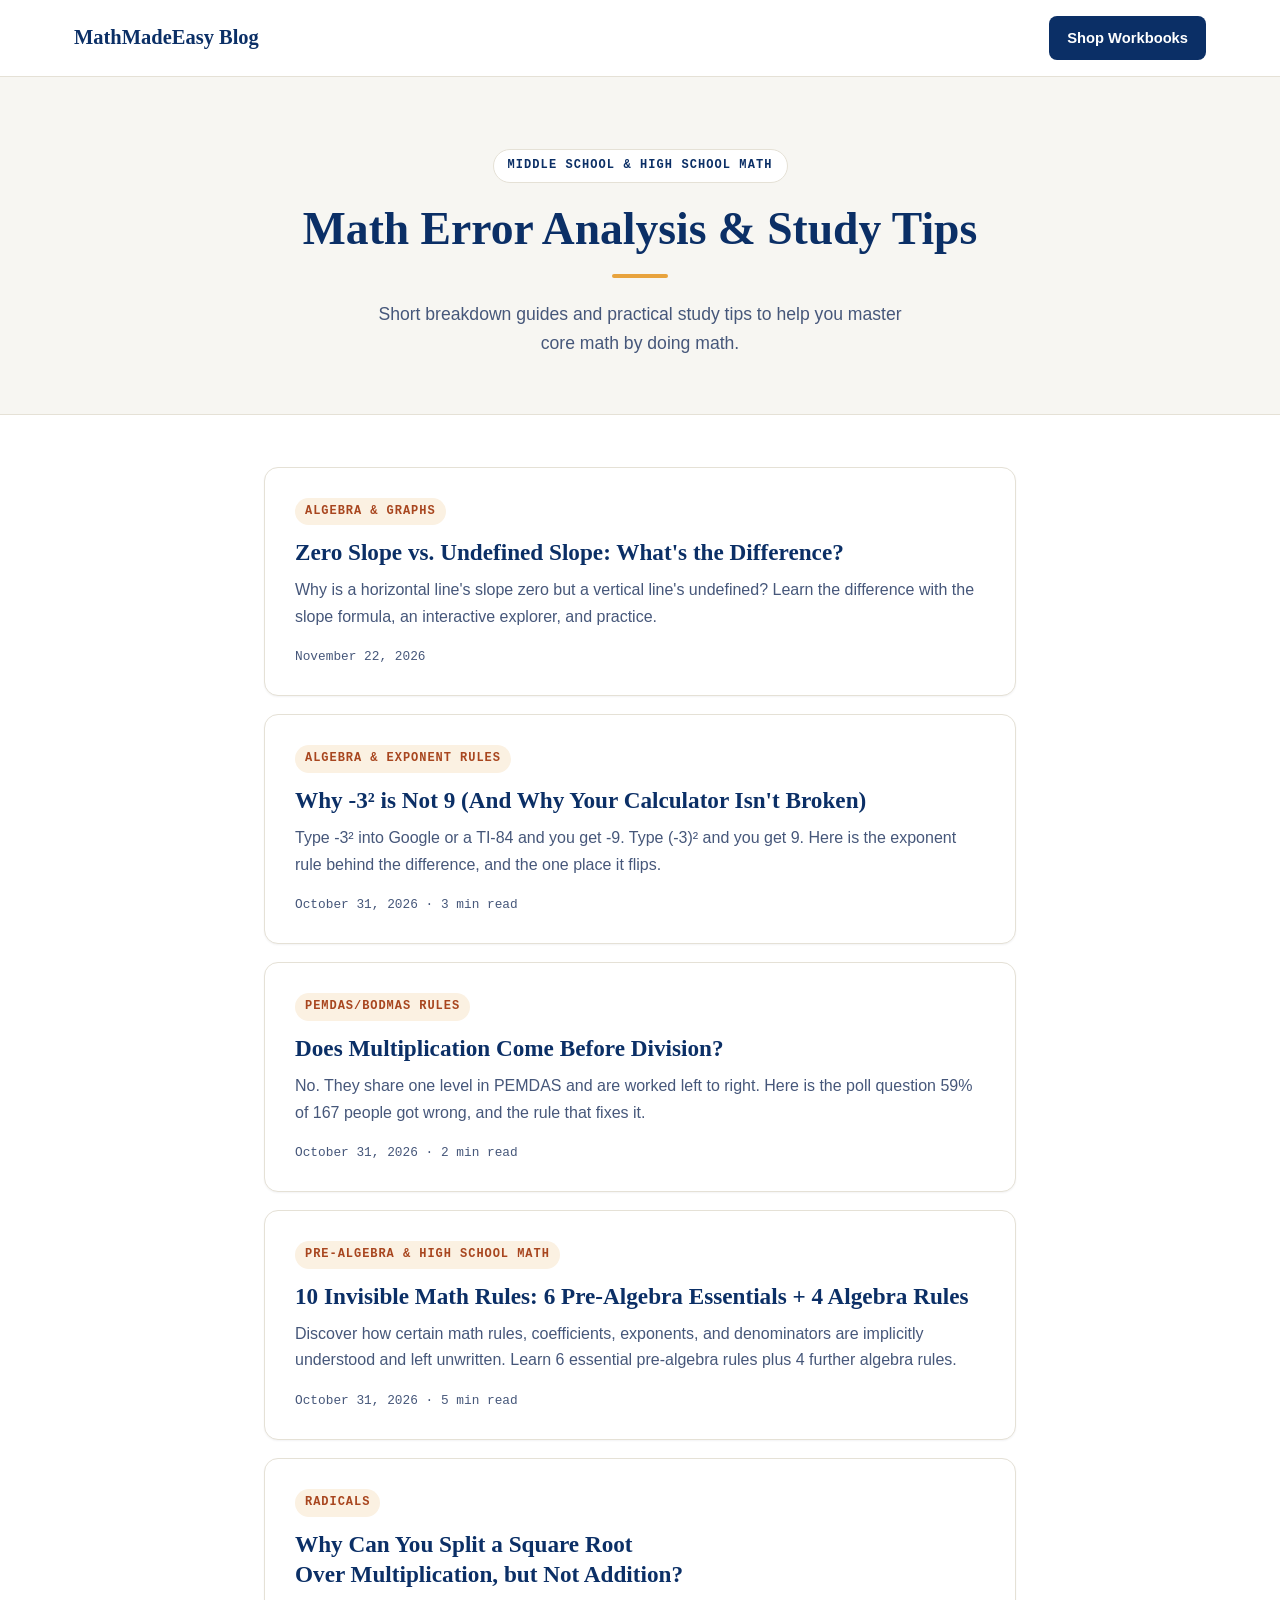
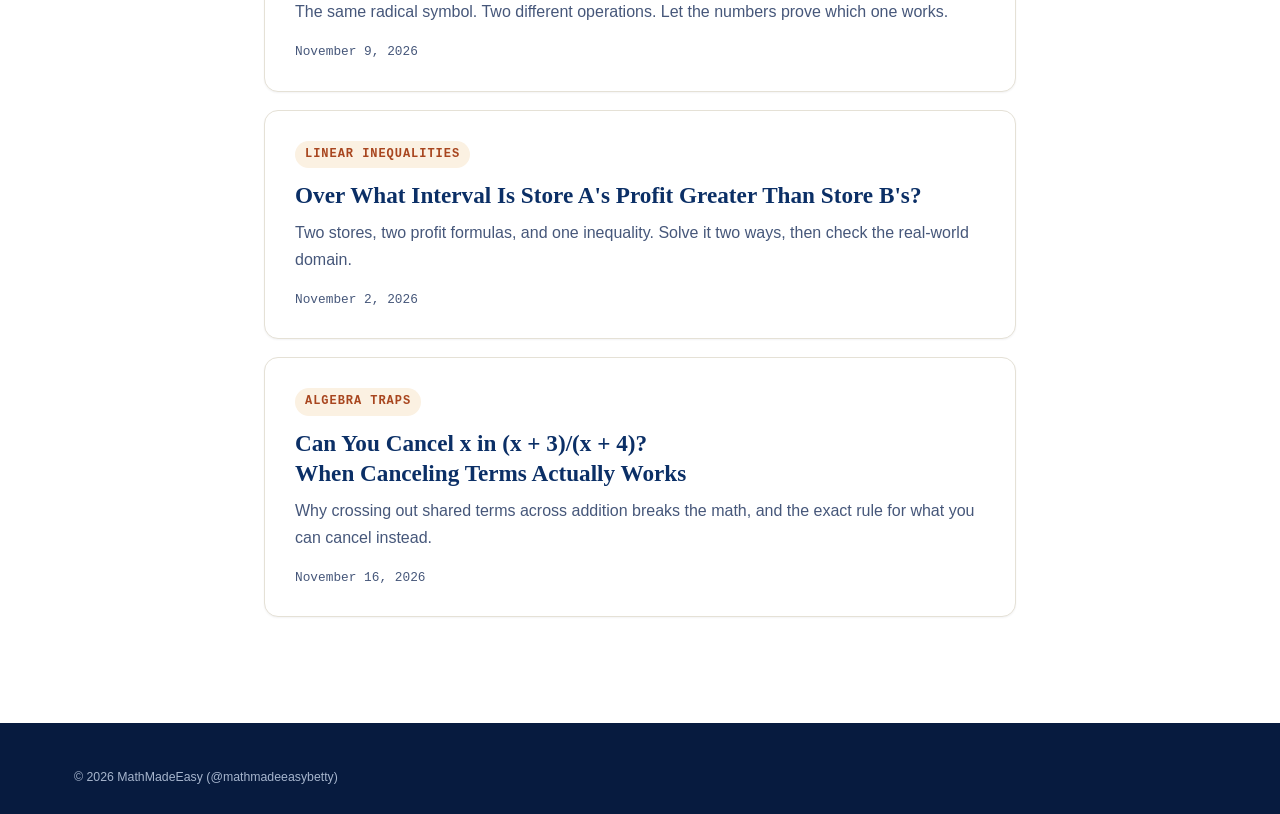
<file: blog/index.html>
<!DOCTYPE html>
<html lang="en">
<head>
<meta charset="UTF-8">
<meta name="viewport" content="width=device-width, initial-scale=1.0">
<title>Math Blog & Error Analysis Guides | MathMadeEasy</title>
<meta name="description" content="Practical math insights, error breakdowns, and step-by-step printable guides to help you master math concepts, by doing Math.">
<meta property="og:title" content="Math Blog & Error Analysis Guides | MathMadeEasy">
<meta property="og:description" content="Practical math insights, error breakdowns, and step-by-step printable guides to help you master math concepts effortlessly.">
<meta property="og:type" content="website">
<meta property="og:url" content="https://mathmadeeasybetty.com/blog/">
<meta property="og:image" content="https://mathmadeeasybetty.com/og_image.png">
<meta property="og:site_name" content="MathMadeEasy">
<link rel="canonical" href="https://mathmadeeasybetty.com/blog/">
<meta name="twitter:card" content="summary_large_image">
<meta name="twitter:title" content="Math Blog & Error Analysis Guides | MathMadeEasy">
<meta name="twitter:description" content="Practical math insights, error breakdowns, and step-by-step printable guides to help you master math concepts effortlessly.">
<meta name="twitter:image" content="https://mathmadeeasybetty.com/og_image.png">
<link rel="icon" href="/blog/favicon.ico">
<link rel="stylesheet" href="style.css">

<script type="application/ld+json">
{
  "@context": "https://schema.org",
  "@type": "Blog",
  "@id": "https://mathmadeeasybetty.com/blog/#blog",
  "name": "MathMadeEasy Blog",
  "description": "Short math breakdown guides and practical study tips for Grade 9 to 12 students. Error analysis, order of operations, and the notation traps that cost marks.",
  "url": "https://mathmadeeasybetty.com/blog/",
  "inLanguage": "en",
  "publisher": {
    "@type": "Organization",
    "name": "MathMadeEasy",
    "url": "https://mathmadeeasybetty.com/",
    "logo": {
      "@type": "ImageObject",
      "url": "https://mathmadeeasybetty.com/og_image.png"
    }
  }
}
</script>
</head>
<body>

<header class="site-nav">
  <div class="nav-inner">
    <a href="index.html" class="logo">MathMadeEasy Blog</a>
    <nav class="links">
      <a href="https://resources.mathmadeeasybetty.com" target="_blank" rel="noopener" class="nav-cta">Shop Workbooks</a>
    </nav>
  </div>
</header>

<section class="blog-hero">
  <div class="wrap">
  <span class="eyebrow">Middle School &amp; High School Math</span>
    <h1>Math Error Analysis &amp; Study Tips</h1>
    <div class="accent-rule"></div>
    <p>Short breakdown guides and practical study tips to help you master core math by doing math.</p>
  </div>
</section>

<main class="posts-section">
  <!-- BLOG #7 slope-undefined-vs-zero-slope -->
  <a href="zero-slope-vs-undefined-slope.html" class="post-card">
  <span class="post-tag">Algebra &amp; Graphs</span>
  <h2>Zero Slope vs. Undefined Slope: What's the Difference?</h2>
  <p>Why is a horizontal line's slope zero but a vertical line's undefined? Learn the difference with the slope formula, an interactive explorer, and practice.</p>
  <div class="post-meta">November 22, 2026</div>
</a>

  <a href="calculator-negative-square-trap.html" class="post-card">
    <span class="post-tag">Algebra &amp; Exponent Rules</span>
    <h2>Why -3&sup2; is Not 9 (And Why Your Calculator Isn't Broken)</h2>
    <p>Type -3&sup2; into Google or a TI-84 and you get -9. Type (-3)&sup2; and you get 9. Here is the exponent rule behind the difference, and the one place it flips.</p>
    <div class="post-meta">October 31, 2026 &middot; 3 min read</div>
  </a>

  <a href="pemdas-trap.html" class="post-card">
    <span class="post-tag">PEMDAS/BODMAS Rules</span>
    <h2>Does Multiplication Come Before Division?</h2>
    <p>No. They share one level in PEMDAS and are worked left to right. Here is the poll question 59% of 167 people got wrong, and the rule that fixes it.</p>
    <div class="post-meta">October 31, 2026 &middot; 2 min read</div>
  </a>
  
<!-- BLOG #3 INVISIBLE MATH RULES -->
<a href="invisible-math-rules.html" class="post-card">
    <span class="post-tag">Pre-Algebra &amp; High School Math</span>
    <h2>10 Invisible Math Rules: 6 Pre-Algebra Essentials + 4 Algebra Rules</h2>
<p>Discover how certain math rules, coefficients, exponents, and denominators are implicitly understood and left unwritten. Learn 6 essential pre-algebra rules plus 4 further algebra rules.</p>    <div class="post-meta">October 31, 2026 &middot; 5 min read</div>
  </a>
  <!-- BLOG #4 Radicals simplification -->
<a href="radicals-addition-trap.html" class="post-card">
  <span class="post-tag">Radicals</span>
  <h2>Why Can You Split a Square Root Over Multiplication, but Not Addition?</h2>
  <p>The same radical symbol. Two different operations. Let the numbers prove which one works.</p>
  <div class="post-meta">November 9, 2026</div>
</a>
  
  <!-- BLOG #5 Linear Inequalities -->
<a href="linear-inequalities-profit-trap.html" class="post-card">
  <span class="post-tag">Linear Inequalities</span>
  <h2>Over What Interval Is Store A's Profit Greater Than Store B's?</h2>
  <p>Two stores, two profit formulas, and one inequality. Solve it two ways, then check the real-world domain.</p>
  <div class="post-meta">November 2, 2026</div>
</a>
  <!-- BLOG #6 Canceling Terms in a Fraction -->
<a href="cancel-terms-in-a-fraction.html" class="post-card">
  <span class="post-tag">Algebra Traps</span>
  <h2>Can You Cancel x in (x + 3)/(x + 4)? When Canceling Terms Actually Works</h2>
  <p>Why crossing out shared terms across addition breaks the math, and the exact rule for what you can cancel instead.</p>
  <div class="post-meta">November 16, 2026</div>
</a>


</main>

<footer>
  <div class="wrap">
    <div class="footer-bottom">
      <span>&copy; <span id="year"></span> MathMadeEasy (@mathmadeeasybetty)</span>
    </div>
  </div>
</footer>

<script>
  document.getElementById('year').textContent = new Date().getFullYear();
</script>
</body>
</html>
</file>
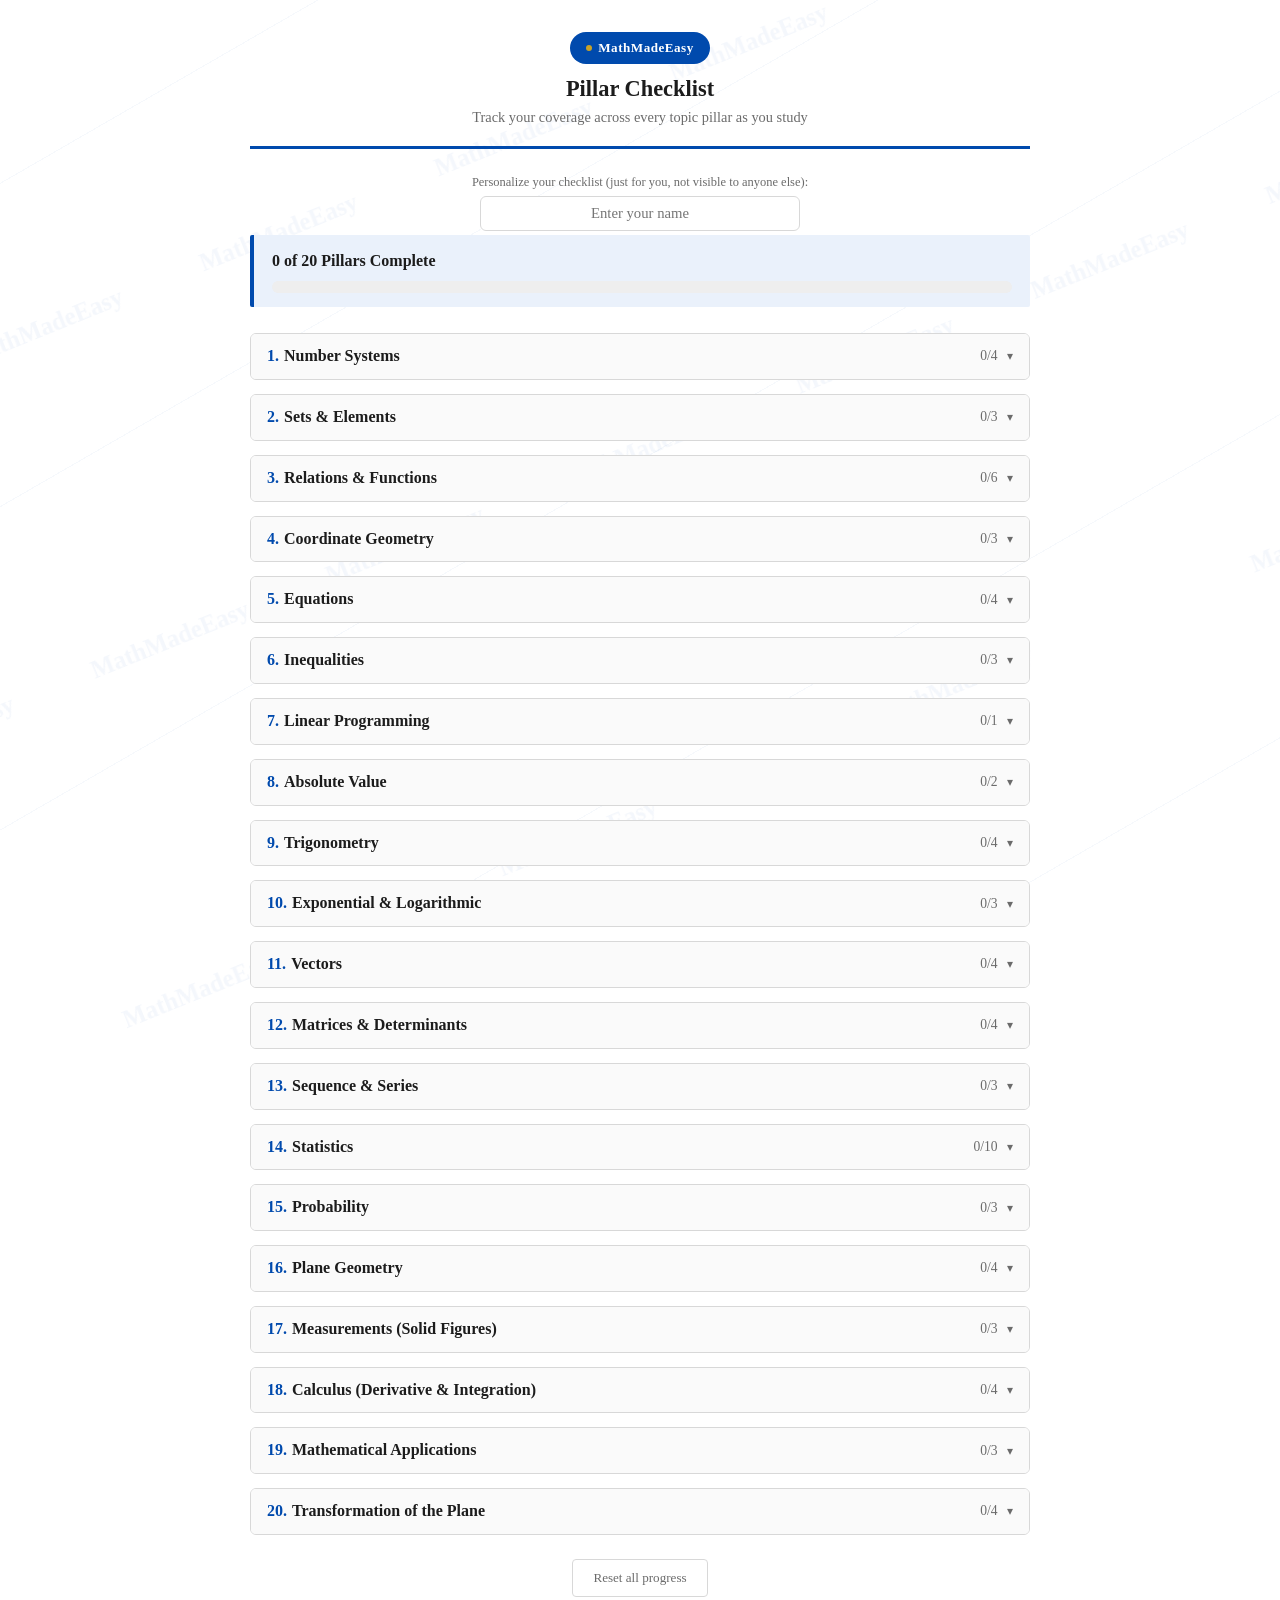
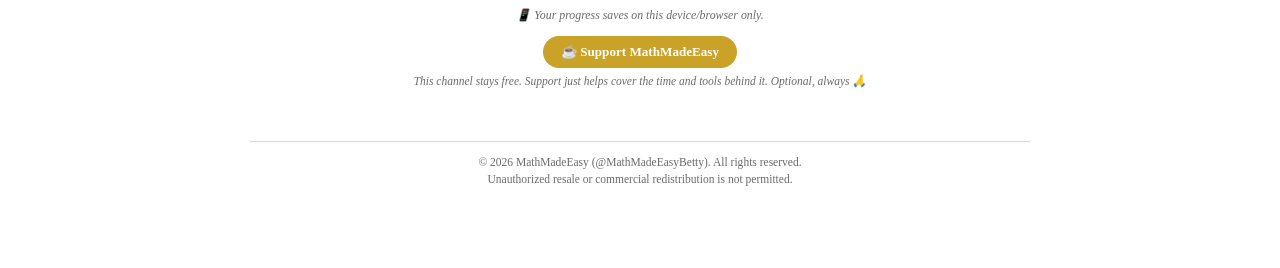
<file: checklist.html>
<!DOCTYPE html>
<!--
  ORIGINAL WORK: MathMadeEasy (@MathMadeEasyBetty)
  Exam Prep Checklist: 2027 ESSLCE Mathematics Prep
  Author-verified build. Do not remove this notice.
  This checklist is provided free for student use. Unauthorized
  resale, rebranding, or commercial redistribution is not permitted.
-->
<html lang="en">
<head>
<meta charset="UTF-8">
<meta name="viewport" content="width=device-width, initial-scale=1.0">
<title>MathMadeEasy: Pillar Checklist</title>
<meta name="description" content="Free interactive checklist for Ethiopian EUEE math prep, all 20 pillars from Number Systems to Calculus. Check off topics as you study.">
<meta property="og:title" content="MathMadeEasy: Pillar Checklist">
<meta property="og:description" content="Free interactive checklist for Ethiopian EUEE math prep, all 20 pillars from Number Systems to Calculus. Check off topics as you study.">
<meta property="og:type" content="website">
<meta property="og:url" content="https://mathmadeeasybetty.com/checklist.html">
<meta property="og:image" content="https://mathmadeeasybetty.com/og_image.png">
<link rel="canonical" href="https://mathmadeeasybetty.com/checklist.html">
<style>
  :root {
    --ink: #1c1c1c;
    --muted: #6b6b6b;
    --rule: #d8d8d8;
    --accent: #004aad;
    --accent-light: #eaf1fb;
    --pillar-bg: #fafafa;
    --done-bg: #f1f7f1;
    --done-accent: #2e7d32;
    --warn: #b8860b;
    --warn-bg: #fff9e8;
    --gold: #c9a227;
  }
  * { box-sizing: border-box; }
  body {
    font-family: Georgia, 'Times New Roman', serif;
    color: var(--ink);
    max-width: 820px;
    margin: 0 auto;
    padding: 20px 14px 70px;
    line-height: 1.5;
    background: #ffffff;
    font-size: 15px;
    position: relative;
  }
  body::before {
    content: '';
    position: fixed;
    top: 0; left: 0; right: 0; bottom: 0;
    z-index: -1;
    pointer-events: none;
    opacity: 0.035;
    background-image: repeating-linear-gradient(
      -30deg,
      transparent 0px, transparent 140px,
      var(--accent) 140px, var(--accent) 141px,
      transparent 141px, transparent 280px
    );
  }
  .watermark-text {
    position: fixed;
    inset: 0;
    z-index: -1;
    pointer-events: none;
    display: flex;
    flex-wrap: wrap;
    align-content: space-evenly;
    justify-content: space-evenly;
    overflow: hidden;
    opacity: 0.045;
    transform: rotate(-22deg) scale(1.4);
  }
  .watermark-text span {
    font-family: Georgia, serif;
    font-weight: bold;
    font-size: 1.1rem;
    color: var(--accent);
    white-space: nowrap;
    margin: 18px 24px;
  }
  header {
    text-align: center;
    border-bottom: 3px solid var(--accent);
    padding-bottom: 14px;
    margin-bottom: 18px;
  }
  .site-logo {
    display: block;
    width: 56px;
    height: 56px;
    margin: 0 auto 10px;
    border-radius: 50%;
    object-fit: cover;
    border: 2px solid var(--accent);
  }
  .brand-badge {
    display: inline-flex;
    align-items: center;
    gap: 6px;
    background: var(--accent);
    color: #fff;
    padding: 5px 14px;
    border-radius: 999px;
    font-size: 0.78rem;
    font-weight: bold;
    letter-spacing: 0.5px;
    margin-bottom: 10px;
  }
  .brand-badge .dot {
    width: 6px;
    height: 6px;
    border-radius: 50%;
    background: var(--gold);
  }
  header h1 {
    font-size: 1.15rem;
    margin: 0 0 4px;
    line-height: 1.3;
  }
  header p {
    margin: 2px 0;
    color: var(--muted);
    font-size: 0.82rem;
  }
  header p.handle {
    color: var(--accent);
    font-weight: bold;
    font-size: 0.78rem;
    margin-top: 6px;
  }
  .footer-handle {
    text-align: center;
    margin: 28px 0 0;
  }
  .name-field {
    margin: 14px 0 4px;
    text-align: center;
  }
  .name-field label {
    font-size: 0.78rem;
    color: var(--muted);
    display: block;
    margin-bottom: 4px;
  }
  .name-field input {
    width: 100%;
    max-width: 320px;
    padding: 8px 12px;
    border: 1px solid var(--rule);
    border-radius: 6px;
    font-family: inherit;
    font-size: 0.92rem;
    text-align: center;
    color: var(--ink);
  }
  .name-field input:focus {
    outline: none;
    border-color: var(--accent);
  }
  .persistence-note {
    text-align: center;
    font-size: 0.74rem;
    color: var(--muted);
    margin: 10px auto 0;
    max-width: 320px;
    font-style: italic;
    line-height: 1.4;
  }
  .support-wrap {
    text-align: center;
    margin: 12px 0 4px;
  }
  .support-btn {
    display: inline-flex;
    align-items: center;
    gap: 6px;
    background: var(--gold);
    color: #fff;
    padding: 8px 18px;
    border-radius: 999px;
    font-size: 0.82rem;
    font-weight: bold;
    text-decoration: none;
    border: none;
    cursor: pointer;
    font-family: inherit;
  }
  .support-btn:hover {
    opacity: 0.88;
  }
  .support-note {
    font-size: 0.72rem;
    color: var(--muted);
    margin-top: 5px;
    font-style: italic;
  }
  .support-confirm {
    font-size: 0.74rem;
    font-weight: bold;
    margin-top: 4px;
    min-height: 1.1em;
  }
  .support-link-display {
    display: none;
  }
  .overview {
    background: var(--accent-light);
    border-left: 4px solid var(--accent);
    padding: 12px 14px;
    margin-bottom: 18px;
    border-radius: 2px;
  }
  #overview-text {
    font-size: 0.9rem;
  }
  .overview-bar-track {
    background: #eee;
    border-radius: 6px;
    height: 12px;
    overflow: hidden;
    margin-top: 8px;
  }
  .overview-bar-fill {
    background: var(--accent);
    height: 100%;
    width: 0%;
    transition: width 0.3s ease;
  }
  .overview-text {
    font-size: 0.82rem;
    color: var(--muted);
    margin-top: 6px;
  }
  .celebration {
    display: none;
    background: linear-gradient(135deg, var(--accent) 0%, #00326e 100%);
    color: #fff;
    text-align: center;
    padding: 16px 14px;
    border-radius: 8px;
    margin-bottom: 18px;
    font-size: 0.95rem;
    font-weight: bold;
  }
  .celebration.show {
    display: block;
    animation: pop-in 0.4s ease;
  }
  .celebration .sub {
    font-weight: normal;
    font-size: 0.78rem;
    opacity: 0.9;
    margin-top: 4px;
  }
  .celebration-support {
    margin-top: 14px;
    padding-top: 14px;
    border-top: 1px solid rgba(255,255,255,0.25);
  }
  .celebration-support p {
    font-size: 0.78rem;
    font-weight: normal;
    opacity: 0.95;
    line-height: 1.5;
    margin: 0 0 10px;
  }
  .celebration-support-btn {
    display: inline-flex;
    align-items: center;
    gap: 6px;
    background: var(--gold);
    color: #fff;
    padding: 8px 18px;
    border-radius: 999px;
    font-size: 0.82rem;
    font-weight: bold;
    text-decoration: none;
    border: none;
    cursor: pointer;
    font-family: inherit;
  }
  .celebration-support-btn:hover {
    opacity: 0.88;
  }
  .celebration-support-confirm {
    font-size: 0.78rem;
    font-weight: bold;
    margin-top: 8px;
    min-height: 1.2em;
  }
  @keyframes pop-in {
    0% { transform: scale(0.9); opacity: 0; }
    100% { transform: scale(1); opacity: 1; }
  }
  .pillar {
    border: 1px solid var(--rule);
    border-radius: 6px;
    margin-bottom: 10px;
    overflow: hidden;
  }
  .pillar-header {
    display: flex;
    justify-content: space-between;
    align-items: center;
    padding: 12px 12px;
    background: var(--pillar-bg);
    cursor: pointer;
    user-select: none;
    gap: 8px;
  }
  .pillar-header.warn {
    background: var(--warn-bg);
  }
  .pillar-header.complete {
    background: var(--done-bg);
  }
  .pillar-title {
    font-weight: bold;
    font-size: 0.92rem;
    line-height: 1.3;
  }
  .pillar-title .num {
    color: var(--accent);
    margin-right: 5px;
  }
  .warn-tag {
    color: var(--warn);
    font-size: 0.72rem;
    font-weight: bold;
    margin-left: 6px;
  }
  .new-tag {
    display: inline-block;
    color: var(--done-accent);
    background: var(--done-bg);
    font-size: 0.68rem;
    font-weight: bold;
    letter-spacing: 0.03em;
    padding: 1px 7px;
    border-radius: 999px;
    margin-left: 6px;
    vertical-align: middle;
  }
  .pillar-progress {
    font-size: 0.8rem;
    color: var(--muted);
    white-space: nowrap;
    flex-shrink: 0;
  }
  .pillar-progress.complete {
    color: var(--done-accent);
    font-weight: bold;
  }
  .pillar-body {
    padding: 2px 12px 12px;
    display: none;
  }
  .pillar-body.open {
    display: block;
  }
  .item {
    display: flex;
    align-items: flex-start;
    gap: 10px;
    padding: 9px 0;
    border-bottom: 1px dashed var(--rule);
    font-size: 0.9rem;
  }
  .item:last-child {
    border-bottom: none;
  }
  .item input[type="checkbox"] {
    margin-top: 2px;
    width: 20px;
    height: 20px;
    accent-color: var(--accent);
    cursor: pointer;
    flex-shrink: 0;
  }
  .item label {
    cursor: pointer;
  }
  .item.checked label {
    color: var(--muted);
    text-decoration: line-through;
  }
  .toggle-arrow {
    font-size: 0.75rem;
    color: var(--muted);
    margin-left: 6px;
  }
  .pillar-videos {
    display: flex;
    flex-wrap: wrap;
    gap: 8px;
    padding: 10px 12px 4px;
    border-bottom: 1px dashed var(--rule);
    margin-bottom: 4px;
  }
  .pillar-videos a {
    display: inline-flex;
    align-items: center;
    gap: 4px;
    font-family: -apple-system, BlinkMacSystemFont, 'Segoe UI', Roboto, sans-serif;
    font-size: 0.78rem;
    font-weight: bold;
    color: var(--accent);
    text-decoration: none;
    background: var(--accent-light);
    padding: 5px 10px;
    border-radius: 5px;
  }
  .pillar-videos a:hover {
    text-decoration: underline;
  }
  .pillar-videos-missing {
    font-family: -apple-system, BlinkMacSystemFont, 'Segoe UI', Roboto, sans-serif;
    font-size: 0.76rem;
    font-style: italic;
    color: var(--warn);
    padding: 8px 12px 2px;
  }
  .reset-btn {
    display: block;
    margin: 24px auto 0;
    padding: 10px 20px;
    background: none;
    border: 1px solid var(--rule);
    border-radius: 4px;
    color: var(--muted);
    font-family: inherit;
    font-size: 0.82rem;
    cursor: pointer;
  }
  .reset-btn:hover {
    border-color: var(--accent);
    color: var(--accent);
  }
  .storage-note {
    text-align: center;
    font-size: 0.75rem;
    color: var(--muted);
    margin-top: 10px;
    font-style: italic;
  }
  footer {
    text-align: center;
    color: var(--muted);
    font-size: 0.72rem;
    margin-top: 34px;
    border-top: 1px solid var(--rule);
    padding-top: 12px;
  }

  /* Scale up for tablet/desktop */
  @media (min-width: 600px) {
    body { padding: 32px 20px 80px; font-size: 16px; }
    header { padding-bottom: 16px; margin-bottom: 24px; }
    header h1 { font-size: 1.4rem; }
    header p { font-size: 0.9rem; }
    .brand-badge { font-size: 0.82rem; padding: 6px 16px; }
    .overview { padding: 14px 18px; margin-bottom: 26px; }
    #overview-text { font-size: 1rem; }
    .overview-text { font-size: 0.88rem; }
    .celebration { padding: 20px 18px; font-size: 1.05rem; }
    .pillar { margin-bottom: 14px; }
    .pillar-header { padding: 12px 16px; }
    .pillar-title { font-size: 1rem; }
    .pillar-progress { font-size: 0.85rem; }
    .pillar-body { padding: 4px 16px 14px; }
    .item { font-size: 0.94rem; }
    .item input[type="checkbox"] { width: 16px; height: 16px; }
  }

  /* ============ PRINT ============ */
  /* Browsers often strip low-opacity colored elements and position:fixed
     content by default when printing, to save ink. These rules force the
     watermark and copyright line to print consistently, while keeping the
     watermark just as subtle as it is on screen, background-level only,
     never something a student has to read past. */
  @media print {
    .watermark-text {
      display: flex !important;
      opacity: 0.07 !important;
      -webkit-print-color-adjust: exact;
      print-color-adjust: exact;
    }
    footer {
      display: block !important;
      -webkit-print-color-adjust: exact;
      print-color-adjust: exact;
    }
    /* Without this, collapsed pillars would print as empty headers only,
       since .pillar-body is display:none until a student expands it on
       screen. Printing needs everything visible regardless of state. */
    .pillar-body {
      display: block !important;
    }
    .toggle-arrow {
      display: none !important;
    }
    /* Buttons and interactive-only elements aren't useful on paper */
    .support-btn, .celebration-support-btn, .reset-btn, .name-field {
      display: none !important;
    }
  }
</style>
</head>
<body>

<div class="watermark-text" aria-hidden="true">
  <span>MathMadeEasy</span><span>MathMadeEasy</span><span>MathMadeEasy</span>
  <span>MathMadeEasy</span><span>MathMadeEasy</span><span>MathMadeEasy</span>
  <span>MathMadeEasy</span><span>MathMadeEasy</span><span>MathMadeEasy</span>
  <span>MathMadeEasy</span><span>MathMadeEasy</span><span>MathMadeEasy</span>
  <span>MathMadeEasy</span><span>MathMadeEasy</span><span>MathMadeEasy</span>
  <span>MathMadeEasy</span><span>MathMadeEasy</span><span>MathMadeEasy</span>
</div>

<header>
  <span class="brand-badge"><span class="dot"></span>MathMadeEasy</span>
  <h1>Pillar Checklist</h1>
  <p>Track your coverage across every topic pillar as you study</p>
</header>

<div class="name-field">
  <label for="student-name">Personalize your checklist (just for you, not visible to anyone else):</label>
  <input type="text" id="student-name" placeholder="Enter your name">
</div>

<div class="overview">
  <strong id="overview-text">Loading progress…</strong>
  <div class="overview-bar-track"><div class="overview-bar-fill" id="overview-bar"></div></div>
</div>

<div class="celebration" id="celebration">
  🎉 All pillars complete!
  <div class="sub">You've covered every topic. MathMadeEasy is proud of you.</div>
  <div class="celebration-support">
    <p>This checklist, and everything on the channel, stays free, always. If it helped you get ready, a small tip helps cover the equipment and tools that go into making it. Totally optional, just genuinely appreciated. 💛</p>
    <button class="celebration-support-btn" id="celebration-support-btn">☕ Leave a Tip</button>
    <div class="celebration-support-confirm" id="celebration-support-confirm"></div>
  </div>
</div>

<div id="pillars-container"></div>

<button class="reset-btn" id="reset-btn">Reset all progress</button>
<p class="persistence-note">📱 Your progress saves on this device/browser only.</p>

<div class="support-wrap">
  <button class="support-btn" id="support-btn">☕ Support MathMadeEasy</button>
  <div class="support-note">This channel stays free. Support just helps cover the time and tools behind it. Optional, always 🙏</div>
  <div class="support-confirm" id="support-confirm"></div>
  <div class="support-link-display" id="support-link-display"></div>
</div>

<footer>© 2026 MathMadeEasy (@MathMadeEasyBetty). All rights reserved.<br>Unauthorized resale or commercial redistribution is not permitted.</footer>

<script>
// =====================================================================
// PILLAR DATA: edit this list freely while still refining the structure.
// Each pillar: { id, name, warn (optional flag), items: [ ...checklist items ] }
// =====================================================================
const PILLARS = [
  { id: 'p1', name: 'Number Systems', videos: [
    { label: 'Number Systems', url: 'https://www.youtube.com/playlist?list=PLCqaz5YaSxqJWw0X0UlR2DH-Irc4M6_nR' }
  ], items: [
    'Rational vs. irrational classification',
    'Laws of exponents & radicals',
    'Standard / scientific notation',
    'Rounding, bounds & estimation <span class="new-tag">NEW</span>'
  ]},
  { id: 'p2', name: 'Sets & Elements', videos: [
    { label: 'Sets & Elements', url: 'https://www.youtube.com/playlist?list=PLCqaz5YaSxqKT8BupD-umWj9RhzrHVP7n' }
  ], items: [
    'Set operations (union & intersection)',
    'Complement (absolute & relative)',
    'Cartesian product A×B'
  ]},
  { id: 'p3', name: 'Relations & Functions', videos: [
    { label: 'Relations & Functions', url: 'https://www.youtube.com/playlist?list=PLCqaz5YaSxqJgrEQozKJ3eLVlyS0p0sAx' }
  ], items: [
    'Function operations (+, −, ×, ÷)',
    'Type of functions (one-to-one, onto, one-to-one correspondence)',
    'Special functions (power, floor)',
    'Rational functions (graph, asymptotes)',
    'Partial fraction decomposition (distinct & repeated linear factors) <span class="new-tag">NEW</span>',
    'Intermediate Value Theorem (locating roots) <span class="new-tag">NEW</span>'
  ]},
  { id: 'p4', name: 'Coordinate Geometry', videos: [
    { label: 'Equation of a Line', url: 'https://www.youtube.com/playlist?list=PLHAu8NQ2i2BM' },
    { label: 'Dividing Line Segments (Distance Formula)', url: 'https://www.youtube.com/watch?v=eHVaDejMgUg' }
  ], items: [
    'Coordinate geometry (equation of lines, slopes, intercepts)',
    'Distance formula & midpoint',
    'Dividing lines into ratios'
  ]},
  { id: 'p5', name: 'Equations', videos: [
    { label: 'Quadratic Equations', url: 'https://www.youtube.com/playlist?list=PLCqaz5YaSxqJVsWAB5wCS8AIavLCv6qi2' },
    { label: 'Classifying Systems', url: 'https://youtu.be/vazAUqCc6Ek' }
  ], items: [
    'Linear & quadratic equations, root relationships',
    'Classifying systems (unique / none / infinite solutions)',
    'Homogeneous vs. non-homogeneous (know the difference)',
    'Complex number basics (+, −, ×, ÷) <span class="new-tag">NEW</span>'
  ]},
  { id: 'p6', name: 'Inequalities', videos: [
    { label: 'Inequalities', url: 'https://www.youtube.com/playlist?list=PLYi1Y5Y0sH-g' }
  ], items: [
    'Linear inequalities',
    'Quadratic inequalities',
    'Rational inequalities'
  ]},
  { id: 'p7', name: 'Linear Programming', videos: [
    { label: 'Linear Programming', url: 'https://www.youtube.com/playlist?list=PLCqaz5YaSxqKYrznKc-aixW0Iz9DERMwQ' }
  ], items: [
    'Feasible region, optimization & finding min/max'
  ]},
  { id: 'p8', name: 'Absolute Value', videos: [
    { label: 'Absolute Value', url: 'https://youtu.be/3PVhrfuwQ-c' }
  ], items: [
    'Absolute value equations',
    'Absolute value inequalities'
  ]},
  { id: 'p9', name: 'Trigonometry', videos: [
    { label: 'Trigonometry', url: 'https://www.youtube.com/playlist?list=PLOBxU_8I4bFE' },
    { label: 'SOHCAHTOA', url: 'https://youtu.be/g3fOcf2-iCg' }
  ], items: [
    'Trig ratios (SOH-CAH-TOA)',
    'Graph of Sine Cosine Tangent',
    'Special angle values',
    'Angle of elevation & depression'
  ]},
  { id: 'p10', name: 'Exponential & Logarithmic', videos: [
    { label: 'Exponential & Logarithm', url: 'https://www.youtube.com/playlist?list=PLCqaz5YaSxqL1Ontx2QkwaWIGIx5BD_nm' }
  ], items: [
    'Laws of logarithms',
    'Exponential & logarithmic equations',
    'Exponential/logarithmic graphs'
  ]},
  { id: 'p11', name: 'Vectors', videos: [
    { label: 'Vectors', url: 'https://www.youtube.com/playlist?list=PLCqaz5YaSxqIk3gVYBK8H-_9SA9KSFvgz' }
  ], items: [
    'Vector addition (triangle / parallelogram law)',
    'Scalar vs. vector quantities',
    'Position vectors & components between two points <span class="new-tag">NEW</span>',
    'Area of a parallelogram via cross product (incl. 3D vectors) <span class="new-tag">NEW</span>'
  ]},
  { id: 'p12', name: 'Matrices & Determinants', videos: [
    { label: 'Matrix & Determinant', url: 'https://www.youtube.com/playlist?list=PLCqaz5YaSxqKWN49Y4CWasn1TRxxBJX5H' }
  ], items: [
    'Matrix equality / operations',
    'Determinants (2×2)',
    'Determinants (3×3, cofactor expansion)',
    'Inverse of a matrix'
  ]},
  { id: 'p13', name: 'Sequence & Series', videos: [
    { label: 'Sequence & Series', url: 'https://www.youtube.com/playlist?list=PLCqaz5YaSxqK6qVKHK9ZkFtz2dP4_i5AM' }
  ], items: [
    'Arithmetic sequences / series',
    'Geometric sequences / series',
    'Infinite series convergence'
  ]},
  { id: 'p14', name: 'Statistics', videos: [
    { label: 'Statistics', url: 'https://www.youtube.com/playlist?list=PLCqaz5YaSxqKLKNBWSpTK0duFWUAz3Roc' }
  ], items: [
    'Data types (Qualitative vs Quantitative)',
    'Sampling techniques (Random, Systematic, Stratified, Cluster)',
    'Grouped frequency distributions (class mark, class midpoint)',
    'Central tendency (mean, median, mode)',
    'Properties of central tendency (sensitivity to outliers, sum of deviations from the mean = 0, uniqueness, use of all data values) <span class="new-tag">NEW</span>',
    'Type of modes (unimodal, bimodal, multimodal) <span class="new-tag">NEW</span>',
    'Mean from grouped/frequency data',
    'Dispersion measures (mean deviation, quartile deviation, variance, standard deviation)',
    'Coefficient of dispersion (coefficient of quartile deviation, coefficient of mean deviation, coefficient of variance/CVR) <span class="new-tag">NEW</span>',
    'Percentile computation (grouped-data interpolation) <span class="new-tag">NEW</span>'
  ]},
  { id: 'p15', name: 'Probability', videos: [
    { label: 'Probability', url: 'https://www.youtube.com/playlist?list=PLCqaz5YaSxqLysS_w5vnz90YsX2uGPrQj' }
  ], items: [
    'Basic probability',
    'Permutations & combinations',
    'Binomial theorem'
  ]},
  { id: 'p16', name: 'Plane Geometry', videos: [
    { label: 'More on Circles', url: 'https://www.youtube.com/playlist?list=PLCqaz5YaSxqJpwcPVlmKhM0YY2sI4gezC' },
    { label: 'Regular Polygon', url: 'https://www.youtube.com/playlist?list=PLCqaz5YaSxqK2sbi4CXFZJJQoOCIhqIoy' },
    { label: 'Congruency & Similarity', url: 'https://www.youtube.com/playlist?list=PLCqaz5YaSxqJnW_AyL1ZAMOJTajdVTNyn' },
    { label: 'Area of a Triangle', url: 'https://www.youtube.com/playlist?list=PLCqaz5YaSxqI2o3ANdsUlyj7z4Nk1sLtT' }
  ], items: [
    'Polygon angles',
    'Similar triangles',
    'Circle theorems',
    'Area of a triangle'
  ]},
  { id: 'p17', name: 'Measurements (Solid Figures)', videos: [
    { label: 'Solid Figures', url: 'https://www.youtube.com/playlist?list=PLCqaz5YaSxqLqt6PTXifRd-up4TsakSN0' }
  ], items: [
    'Surface area',
    'Volume',
    'Frustum of a cone'
  ]},
  { id: 'p18', name: 'Calculus (Derivative & Integration)', videos: [
    { label: 'Calculus', url: 'https://www.youtube.com/playlist?list=PLCqaz5YaSxqIueEV355DSLS5WzFGgujAX' }
  ], items: [
    'Average rate of change',
    'Derivative rules (power rule, chain rule, multiplication & quotient)',
    'Local max / min',
    'Integration (Area under curve)'
  ]},
  { id: 'p19', name: 'Mathematical Applications', videos: [
    { label: 'Mathematical Applications', url: 'https://www.youtube.com/playlist?list=PLCqaz5YaSxqKmtDnmArVuFxtkeCwJUEFD' }
  ], items: [
    'Discount / markup',
    'Tax calculation',
    'Interest & loans'
  ]},
  { id: 'p20', name: 'Transformation of the Plane', videos: [
    { label: 'Transformation', url: 'https://www.youtube.com/playlist?list=PLCqaz5YaSxqKCbA4IgqGVuCAdeqyhFzhm' }
  ], items: [
    'Translation',
    'Reflection',
    'Rotation',
    'Circle & line transformation problems'
  ]}
];
// STATUS: all 20 pillars have confirmed, entrance-exam-sourced video links.
// Relations & Functions (p3) uses a Freshman-level playlist as an interim
// pick, swap in a Grade-9-specific entrance link if one is made later.
// =====================================================================

const STORAGE_PREFIX = 'pillar-check:';
let storageAvailable = true;
let state = {}; // { "p1:0": true, "p1:1": false, ... }

function loadState() {
  for (const pillar of PILLARS) {
    for (let i = 0; i < pillar.items.length; i++) {
      const key = pillar.id + ':' + i;
      try {
        const raw = localStorage.getItem(STORAGE_PREFIX + key);
        state[key] = raw === 'true';
      } catch (e) {
        state[key] = false;
      }
    }
  }
}

function saveItem(key, value) {
  try {
    localStorage.setItem(STORAGE_PREFIX + key, String(value));
  } catch (e) {
    storageAvailable = false;
    // Silently degrade: checkmarks still work in-session, just won't persist after reload.
  }
}

function render() {
  const container = document.getElementById('pillars-container');
  container.innerHTML = '';

  let totalItems = 0, totalChecked = 0;

  PILLARS.forEach((pillar, pIdx) => {
    const checkedCount = pillar.items.filter((_, i) => state[pillar.id + ':' + i]).length;
    totalItems += pillar.items.length;
    totalChecked += checkedCount;

    const pillarDiv = document.createElement('div');
    pillarDiv.className = 'pillar';

    const headerDiv = document.createElement('div');
    const isPillarComplete = checkedCount === pillar.items.length;
    headerDiv.className = 'pillar-header' + (pillar.warn ? ' warn' : '') + (isPillarComplete ? ' complete' : '');
    headerDiv.innerHTML = `
      <span class="pillar-title"><span class="num">${pIdx + 1}.</span>${pillar.name}${pillar.warn ? '<span class="warn-tag">⚠ WATCH CLOSELY</span>' : ''}</span>
      <span class="pillar-progress${isPillarComplete ? ' complete' : ''}">${isPillarComplete ? '✓ ' : ''}${checkedCount}/${pillar.items.length} <span class="toggle-arrow">▾</span></span>
    `;

    const bodyDiv = document.createElement('div');
    bodyDiv.className = 'pillar-body';
    bodyDiv.id = pillar.id + '-body';

    if (pillar.videos && pillar.videos.length > 0) {
      const videosDiv = document.createElement('div');
      videosDiv.className = 'pillar-videos';
      pillar.videos.forEach(v => {
        const a = document.createElement('a');
        a.href = v.url;
        a.target = '_blank';
        a.rel = 'noopener';
        a.textContent = '▶ ' + v.label;
        videosDiv.appendChild(a);
      });
      bodyDiv.appendChild(videosDiv);
    } else {
      const missingDiv = document.createElement('div');
      missingDiv.className = 'pillar-videos-missing';
      missingDiv.textContent = '🎥 Video link coming soon for this pillar';
      bodyDiv.appendChild(missingDiv);
    }

    pillar.items.forEach((item, i) => {
      const key = pillar.id + ':' + i;
      const checked = !!state[key];
      const itemDiv = document.createElement('div');
      itemDiv.className = 'item' + (checked ? ' checked' : '');
      const cbId = 'cb-' + key;
      itemDiv.innerHTML = `
        <input type="checkbox" id="${cbId}" ${checked ? 'checked' : ''}>
        <label for="${cbId}">${item}</label>
      `;
      itemDiv.querySelector('input').addEventListener('change', (e) => {
        state[key] = e.target.checked;
        itemDiv.classList.toggle('checked', e.target.checked);
        saveItem(key, e.target.checked);
        updateHeaderProgress(pillar, headerDiv);
        updateOverview();
      });
      bodyDiv.appendChild(itemDiv);
    });

    headerDiv.addEventListener('click', () => {
      bodyDiv.classList.toggle('open');
      const arrow = headerDiv.querySelector('.toggle-arrow');
      arrow.textContent = bodyDiv.classList.contains('open') ? '▴' : '▾';
    });

    pillarDiv.appendChild(headerDiv);
    pillarDiv.appendChild(bodyDiv);
    container.appendChild(pillarDiv);
  });

  updateOverview();
}

function updateHeaderProgress(pillar, headerDiv) {
  const checkedCount = pillar.items.filter((_, i) => state[pillar.id + ':' + i]).length;
  const isPillarComplete = checkedCount === pillar.items.length;
  headerDiv.classList.toggle('complete', isPillarComplete);
  const progressSpan = headerDiv.querySelector('.pillar-progress');
  progressSpan.classList.toggle('complete', isPillarComplete);
  const arrow = progressSpan.querySelector('.toggle-arrow').outerHTML;
  progressSpan.innerHTML = `${isPillarComplete ? '✓ ' : ''}${checkedCount}/${pillar.items.length} ${arrow}`;
}

function updateOverview() {
  const pillarsComplete = PILLARS.filter(p => p.items.every((_, i) => state[p.id + ':' + i])).length;
  const pct = PILLARS.length > 0 ? Math.round((pillarsComplete / PILLARS.length) * 100) : 0;
  document.getElementById('overview-text').textContent = `${pillarsComplete} of ${PILLARS.length} Pillars Complete`;
  document.getElementById('overview-bar').style.width = pct + '%';

  const celebration = document.getElementById('celebration');
  const celebrationSupport = document.querySelector('.celebration-support');
  if (pct === 100) {
    celebration.classList.add('show');
    let pitchAlreadyShown = false;
    try {
      pitchAlreadyShown = localStorage.getItem('pillar-check:celebration-pitch-shown') === 'true';
    } catch (e) { /* storage unavailable, default to showing it */ }

    if (pitchAlreadyShown) {
      celebrationSupport.style.display = 'none';
    } else {
      celebrationSupport.style.display = '';
      try {
        localStorage.setItem('pillar-check:celebration-pitch-shown', 'true');
      } catch (e) { /* storage unavailable, pitch just won't be remembered next time */ }
    }
  } else {
    celebration.classList.remove('show');
  }
}

const nameInput = document.getElementById('student-name');
function loadName() {
  try {
    const saved = localStorage.getItem('pillar-check:student-name');
    if (saved) nameInput.value = saved;
  } catch (e) { /* no saved name yet, ignore */ }
}
nameInput.addEventListener('input', () => {
  try {
    localStorage.setItem('pillar-check:student-name', nameInput.value);
  } catch (e) { /* storage unavailable, name just won't persist */ }
});

// =====================================================================
// SUPPORT BUTTON: replace SUPPORT_LINK with your real paypal.me link
// once your account is set up (e.g. 'https://paypal.me/MathMadeEasyBetty').
// The visible text below the button updates automatically from this value,
// so students/parents can always see exactly where the button leads before
// clicking, and can spot immediately if a copied file has a swapped link.
// =====================================================================
const SUPPORT_LINK = 'https://paypal.me/BethGmariam';

const linkDisplay = document.getElementById('support-link-display');
linkDisplay.textContent = SUPPORT_LINK
  ? SUPPORT_LINK.replace('https://', '')
  : 'Link coming soon, paypal.me/MathMadeEasyBetty (placeholder)';

function handleSupportClick(confirmEl) {
  try {
    const existing = localStorage.getItem('pillar-check:support-clicks');
    const count = existing ? parseInt(existing, 10) + 1 : 1;
    localStorage.setItem('pillar-check:support-clicks', String(count));
  } catch (e) { /* click tracking unavailable, not critical */ }

  if (SUPPORT_LINK) {
    const newWindow = window.open(SUPPORT_LINK, '_blank');
    const wasBlocked = !newWindow || newWindow.closed || typeof newWindow.closed === 'undefined';
    if (confirmEl) {
      if (wasBlocked) {
        confirmEl.innerHTML = 'Your browser blocked the popup. <a href="' + SUPPORT_LINK + '" target="_blank" rel="noopener" style="color:inherit; text-decoration:underline;">Tap here to continue</a> 💛';
        confirmEl.style.color = 'var(--warn)';
        // leave this one visible longer, and don't auto-clear it,
        // since the person still needs to tap the fallback link
      } else {
        confirmEl.textContent = 'Thank you 💛 opening the link now...';
        confirmEl.style.color = 'var(--done-accent)';
        setTimeout(() => { confirmEl.textContent = ''; }, 4000);
      }
    }
  } else {
    if (confirmEl) {
      confirmEl.textContent = 'Thank you for wanting to support MathMadeEasy! The link is coming soon. 💛';
      confirmEl.style.color = 'var(--gold)';
      setTimeout(() => { confirmEl.textContent = ''; }, 4000);
    }
  }
}

document.getElementById('support-btn').addEventListener('click', () => {
  handleSupportClick(document.getElementById('support-confirm'));
});
document.getElementById('celebration-support-btn').addEventListener('click', () => {
  handleSupportClick(document.getElementById('celebration-support-confirm'));
});

let resetArmed = false;
let resetTimer = null;
const resetBtn = document.getElementById('reset-btn');
const resetOriginalText = resetBtn.textContent;

resetBtn.addEventListener('click', () => {
  if (!resetArmed) {
    resetArmed = true;
    resetBtn.textContent = 'Click again to confirm reset';
    resetBtn.style.borderColor = 'var(--accent)';
    resetBtn.style.color = 'var(--accent)';
    clearTimeout(resetTimer);
    resetTimer = setTimeout(() => {
      resetArmed = false;
      resetBtn.textContent = resetOriginalText;
      resetBtn.style.borderColor = '';
      resetBtn.style.color = '';
    }, 4000);
    return;
  }

  clearTimeout(resetTimer);
  resetArmed = false;
  resetBtn.textContent = resetOriginalText;
  resetBtn.style.borderColor = '';
  resetBtn.style.color = '';

  for (const pillar of PILLARS) {
    for (let i = 0; i < pillar.items.length; i++) {
      const key = pillar.id + ':' + i;
      state[key] = false;
      saveItem(key, false);
    }
  }
  render();
});

loadState();
loadName();
render();
</script>

</body>
</html>
</file>
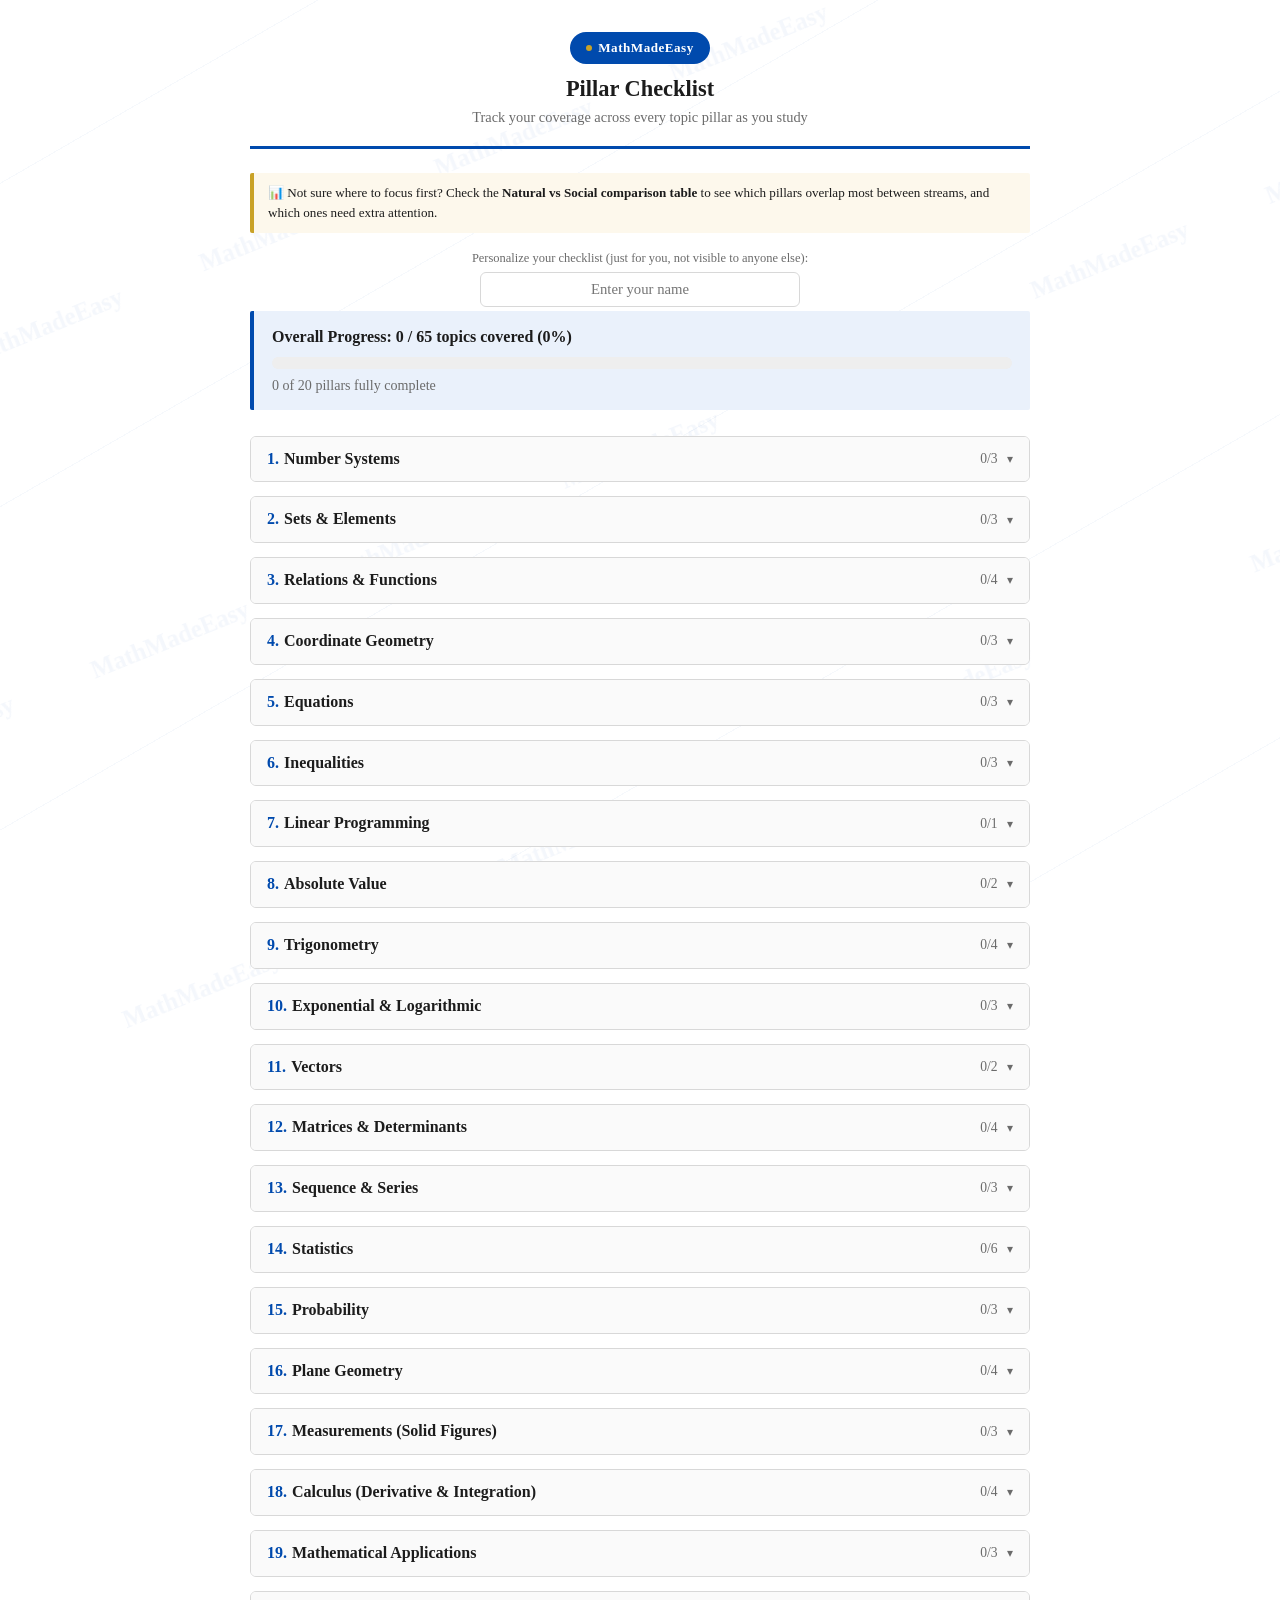
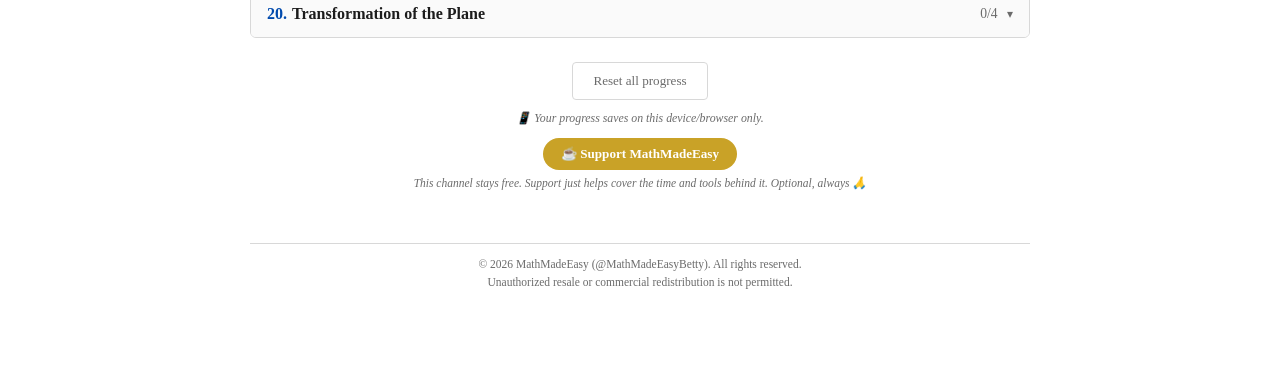
<file: Interactive_Checklist & Progress Tracker.html>
<!DOCTYPE html>
<!--
  ORIGINAL WORK: MathMadeEasy (@MathMadeEasyBetty)
  Exam Prep Checklist: 2027 ESSLCE Mathematics Prep
  Author-verified build. Do not remove this notice.
  This checklist is provided free for student use. Unauthorized
  resale, rebranding, or commercial redistribution is not permitted.
-->
<html lang="en">
<head>
<meta charset="UTF-8">
<title>MathMadeEasy: Pillar Checklist</title>
<style>
  :root {
    --ink: #1c1c1c;
    --muted: #6b6b6b;
    --rule: #d8d8d8;
    --accent: #004aad;
    --accent-light: #eaf1fb;
    --pillar-bg: #fafafa;
    --done-bg: #f1f7f1;
    --done-accent: #2e7d32;
    --warn: #b8860b;
    --warn-bg: #fff9e8;
    --gold: #c9a227;
  }
  * { box-sizing: border-box; }
  body {
    font-family: Georgia, 'Times New Roman', serif;
    color: var(--ink);
    max-width: 820px;
    margin: 0 auto;
    padding: 20px 14px 70px;
    line-height: 1.5;
    background: #ffffff;
    font-size: 15px;
    position: relative;
  }
  body::before {
    content: '';
    position: fixed;
    top: 0; left: 0; right: 0; bottom: 0;
    z-index: -1;
    pointer-events: none;
    opacity: 0.035;
    background-image: repeating-linear-gradient(
      -30deg,
      transparent 0px, transparent 140px,
      var(--accent) 140px, var(--accent) 141px,
      transparent 141px, transparent 280px
    );
  }
  .watermark-text {
    position: fixed;
    inset: 0;
    z-index: -1;
    pointer-events: none;
    display: flex;
    flex-wrap: wrap;
    align-content: space-evenly;
    justify-content: space-evenly;
    overflow: hidden;
    opacity: 0.045;
    transform: rotate(-22deg) scale(1.4);
  }
  .watermark-text span {
    font-family: Georgia, serif;
    font-weight: bold;
    font-size: 1.1rem;
    color: var(--accent);
    white-space: nowrap;
    margin: 18px 24px;
  }
  header {
    text-align: center;
    border-bottom: 3px solid var(--accent);
    padding-bottom: 14px;
    margin-bottom: 18px;
  }
  .site-logo {
    display: block;
    width: 56px;
    height: 56px;
    margin: 0 auto 10px;
    border-radius: 50%;
    object-fit: cover;
    border: 2px solid var(--accent);
  }
  .brand-badge {
    display: inline-flex;
    align-items: center;
    gap: 6px;
    background: var(--accent);
    color: #fff;
    padding: 5px 14px;
    border-radius: 999px;
    font-size: 0.78rem;
    font-weight: bold;
    letter-spacing: 0.5px;
    margin-bottom: 10px;
  }
  .brand-badge .dot {
    width: 6px;
    height: 6px;
    border-radius: 50%;
    background: var(--gold);
  }
  header h1 {
    font-size: 1.15rem;
    margin: 0 0 4px;
    line-height: 1.3;
  }
  header p {
    margin: 2px 0;
    color: var(--muted);
    font-size: 0.82rem;
  }
  header p.handle {
    color: var(--accent);
    font-weight: bold;
    font-size: 0.78rem;
    margin-top: 6px;
  }
  .footer-handle {
    text-align: center;
    margin: 28px 0 0;
  }
  .name-field {
    margin: 14px 0 4px;
    text-align: center;
  }
  .name-field label {
    font-size: 0.78rem;
    color: var(--muted);
    display: block;
    margin-bottom: 4px;
  }
  .name-field input {
    width: 100%;
    max-width: 320px;
    padding: 8px 12px;
    border: 1px solid var(--rule);
    border-radius: 6px;
    font-family: inherit;
    font-size: 0.92rem;
    text-align: center;
    color: var(--ink);
  }
  .name-field input:focus {
    outline: none;
    border-color: var(--accent);
  }
  .persistence-note {
    text-align: center;
    font-size: 0.74rem;
    color: var(--muted);
    margin: 10px auto 0;
    max-width: 320px;
    font-style: italic;
    line-height: 1.4;
  }
  .support-wrap {
    text-align: center;
    margin: 12px 0 4px;
  }
  .support-btn {
    display: inline-flex;
    align-items: center;
    gap: 6px;
    background: var(--gold);
    color: #fff;
    padding: 8px 18px;
    border-radius: 999px;
    font-size: 0.82rem;
    font-weight: bold;
    text-decoration: none;
    border: none;
    cursor: pointer;
    font-family: inherit;
  }
  .support-btn:hover {
    opacity: 0.88;
  }
  .support-note {
    font-size: 0.72rem;
    color: var(--muted);
    margin-top: 5px;
    font-style: italic;
  }
  .support-confirm {
    font-size: 0.74rem;
    font-weight: bold;
    margin-top: 4px;
    min-height: 1.1em;
  }
  .support-link-display {
    display: none;
  }
  .overview {
    background: var(--accent-light);
    border-left: 4px solid var(--accent);
    padding: 12px 14px;
    margin-bottom: 18px;
    border-radius: 2px;
  }
  .priority-note {
    background: #fdf8ec;
    border-left: 4px solid var(--gold);
    padding: 10px 14px;
    margin: 0 0 16px;
    border-radius: 2px;
    font-size: 0.82rem;
    color: var(--ink);
    line-height: 1.5;
  }
  #overview-text {
    font-size: 0.9rem;
  }
  .overview-bar-track {
    background: #eee;
    border-radius: 6px;
    height: 12px;
    overflow: hidden;
    margin-top: 8px;
  }
  .overview-bar-fill {
    background: var(--accent);
    height: 100%;
    width: 0%;
    transition: width 0.3s ease;
  }
  .overview-text {
    font-size: 0.82rem;
    color: var(--muted);
    margin-top: 6px;
  }
  .celebration {
    display: none;
    background: linear-gradient(135deg, var(--accent) 0%, #00326e 100%);
    color: #fff;
    text-align: center;
    padding: 16px 14px;
    border-radius: 8px;
    margin-bottom: 18px;
    font-size: 0.95rem;
    font-weight: bold;
  }
  .celebration.show {
    display: block;
    animation: pop-in 0.4s ease;
  }
  .celebration .sub {
    font-weight: normal;
    font-size: 0.78rem;
    opacity: 0.9;
    margin-top: 4px;
  }
  .celebration-support {
    margin-top: 14px;
    padding-top: 14px;
    border-top: 1px solid rgba(255,255,255,0.25);
  }
  .celebration-support p {
    font-size: 0.78rem;
    font-weight: normal;
    opacity: 0.95;
    line-height: 1.5;
    margin: 0 0 10px;
  }
  .celebration-support-btn {
    display: inline-flex;
    align-items: center;
    gap: 6px;
    background: var(--gold);
    color: #fff;
    padding: 8px 18px;
    border-radius: 999px;
    font-size: 0.82rem;
    font-weight: bold;
    text-decoration: none;
    border: none;
    cursor: pointer;
    font-family: inherit;
  }
  .celebration-support-btn:hover {
    opacity: 0.88;
  }
  .celebration-support-confirm {
    font-size: 0.78rem;
    font-weight: bold;
    margin-top: 8px;
    min-height: 1.2em;
  }
  @keyframes pop-in {
    0% { transform: scale(0.9); opacity: 0; }
    100% { transform: scale(1); opacity: 1; }
  }
  .pillar {
    border: 1px solid var(--rule);
    border-radius: 6px;
    margin-bottom: 10px;
    overflow: hidden;
  }
  .pillar-header {
    display: flex;
    justify-content: space-between;
    align-items: center;
    padding: 12px 12px;
    background: var(--pillar-bg);
    cursor: pointer;
    user-select: none;
    gap: 8px;
  }
  .pillar-header.warn {
    background: var(--warn-bg);
  }
  .pillar-header.complete {
    background: var(--done-bg);
  }
  .pillar-title {
    font-weight: bold;
    font-size: 0.92rem;
    line-height: 1.3;
  }
  .pillar-title .num {
    color: var(--accent);
    margin-right: 5px;
  }
  .warn-tag {
    color: var(--warn);
    font-size: 0.72rem;
    font-weight: bold;
    margin-left: 6px;
  }
  .pillar-progress {
    font-size: 0.8rem;
    color: var(--muted);
    white-space: nowrap;
    flex-shrink: 0;
  }
  .pillar-progress.complete {
    color: var(--done-accent);
    font-weight: bold;
  }
  .pillar-body {
    padding: 2px 12px 12px;
    display: none;
  }
  .pillar-body.open {
    display: block;
  }
  .item {
    display: flex;
    align-items: flex-start;
    gap: 10px;
    padding: 9px 0;
    border-bottom: 1px dashed var(--rule);
    font-size: 0.9rem;
  }
  .item:last-child {
    border-bottom: none;
  }
  .item input[type="checkbox"] {
    margin-top: 2px;
    width: 20px;
    height: 20px;
    accent-color: var(--accent);
    cursor: pointer;
    flex-shrink: 0;
  }
  .item label {
    cursor: pointer;
  }
  .item.checked label {
    color: var(--muted);
    text-decoration: line-through;
  }
  .toggle-arrow {
    font-size: 0.75rem;
    color: var(--muted);
    margin-left: 6px;
  }
  .pillar-videos {
    display: flex;
    flex-wrap: wrap;
    gap: 8px;
    padding: 10px 12px 4px;
    border-bottom: 1px dashed var(--rule);
    margin-bottom: 4px;
  }
  .pillar-videos a {
    display: inline-flex;
    align-items: center;
    gap: 4px;
    font-family: -apple-system, BlinkMacSystemFont, 'Segoe UI', Roboto, sans-serif;
    font-size: 0.78rem;
    font-weight: bold;
    color: var(--accent);
    text-decoration: none;
    background: var(--accent-light);
    padding: 5px 10px;
    border-radius: 5px;
  }
  .pillar-videos a:hover {
    text-decoration: underline;
  }
  .pillar-videos-missing {
    font-family: -apple-system, BlinkMacSystemFont, 'Segoe UI', Roboto, sans-serif;
    font-size: 0.76rem;
    font-style: italic;
    color: var(--warn);
    padding: 8px 12px 2px;
  }
  .reset-btn {
    display: block;
    margin: 24px auto 0;
    padding: 10px 20px;
    background: none;
    border: 1px solid var(--rule);
    border-radius: 4px;
    color: var(--muted);
    font-family: inherit;
    font-size: 0.82rem;
    cursor: pointer;
  }
  .reset-btn:hover {
    border-color: var(--accent);
    color: var(--accent);
  }
  .storage-note {
    text-align: center;
    font-size: 0.75rem;
    color: var(--muted);
    margin-top: 10px;
    font-style: italic;
  }
  footer {
    text-align: center;
    color: var(--muted);
    font-size: 0.72rem;
    margin-top: 34px;
    border-top: 1px solid var(--rule);
    padding-top: 12px;
  }

  /* Scale up for tablet/desktop */
  @media (min-width: 600px) {
    body { padding: 32px 20px 80px; font-size: 16px; }
    header { padding-bottom: 16px; margin-bottom: 24px; }
    header h1 { font-size: 1.4rem; }
    header p { font-size: 0.9rem; }
    .brand-badge { font-size: 0.82rem; padding: 6px 16px; }
    .overview { padding: 14px 18px; margin-bottom: 26px; }
    #overview-text { font-size: 1rem; }
    .overview-text { font-size: 0.88rem; }
    .celebration { padding: 20px 18px; font-size: 1.05rem; }
    .pillar { margin-bottom: 14px; }
    .pillar-header { padding: 12px 16px; }
    .pillar-title { font-size: 1rem; }
    .pillar-progress { font-size: 0.85rem; }
    .pillar-body { padding: 4px 16px 14px; }
    .item { font-size: 0.94rem; }
    .item input[type="checkbox"] { width: 16px; height: 16px; }
  }

  /* ============ PRINT ============ */
  /* Browsers often strip low-opacity colored elements and position:fixed
     content by default when printing, to save ink. These rules force the
     watermark and copyright line to print consistently, while keeping the
     watermark just as subtle as it is on screen, background-level only,
     never something a student has to read past. */
  @media print {
    .watermark-text {
      display: flex !important;
      opacity: 0.07 !important;
      -webkit-print-color-adjust: exact;
      print-color-adjust: exact;
    }
    footer {
      display: block !important;
      -webkit-print-color-adjust: exact;
      print-color-adjust: exact;
    }
    /* Without this, collapsed pillars would print as empty headers only,
       since .pillar-body is display:none until a student expands it on
       screen. Printing needs everything visible regardless of state. */
    .pillar-body {
      display: block !important;
    }
    .toggle-arrow {
      display: none !important;
    }
    /* Buttons and interactive-only elements aren't useful on paper */
    .support-btn, .celebration-support-btn, .reset-btn, .name-field {
      display: none !important;
    }
  }
</style>
</head>
<body>

<div class="watermark-text" aria-hidden="true">
  <span>MathMadeEasy</span><span>MathMadeEasy</span><span>MathMadeEasy</span>
  <span>MathMadeEasy</span><span>MathMadeEasy</span><span>MathMadeEasy</span>
  <span>MathMadeEasy</span><span>MathMadeEasy</span><span>MathMadeEasy</span>
  <span>MathMadeEasy</span><span>MathMadeEasy</span><span>MathMadeEasy</span>
  <span>MathMadeEasy</span><span>MathMadeEasy</span><span>MathMadeEasy</span>
  <span>MathMadeEasy</span><span>MathMadeEasy</span><span>MathMadeEasy</span>
</div>

<header>
  <span class="brand-badge"><span class="dot"></span>MathMadeEasy</span>
  <h1>Pillar Checklist</h1>
  <p>Track your coverage across every topic pillar as you study</p>
</header>

<p class="priority-note">📊 Not sure where to focus first? Check the <strong>Natural vs Social comparison table</strong> to see which pillars overlap most between streams, and which ones need extra attention.</p>

<div class="name-field">
  <label for="student-name">Personalize your checklist (just for you, not visible to anyone else):</label>
  <input type="text" id="student-name" placeholder="Enter your name">
</div>

<div class="overview">
  <strong id="overview-text">Loading progress…</strong>
  <div class="overview-bar-track"><div class="overview-bar-fill" id="overview-bar"></div></div>
  <div class="overview-text" id="overview-sub"></div>
</div>

<div class="celebration" id="celebration">
  🎉 All pillars complete!
  <div class="sub">You've covered every topic. MathMadeEasy is proud of you.</div>
  <div class="celebration-support">
    <p>This checklist, and everything on the channel, stays free, always. If it helped you get ready, a small tip helps cover the equipment and tools that go into making it. Totally optional, just genuinely appreciated. 💛</p>
    <button class="celebration-support-btn" id="celebration-support-btn">☕ Leave a Tip</button>
    <div class="celebration-support-confirm" id="celebration-support-confirm"></div>
  </div>
</div>

<div id="pillars-container"></div>

<button class="reset-btn" id="reset-btn">Reset all progress</button>
<p class="persistence-note">📱 Your progress saves on this device/browser only.</p>

<div class="support-wrap">
  <button class="support-btn" id="support-btn">☕ Support MathMadeEasy</button>
  <div class="support-note">This channel stays free. Support just helps cover the time and tools behind it. Optional, always 🙏</div>
  <div class="support-confirm" id="support-confirm"></div>
  <div class="support-link-display" id="support-link-display"></div>
</div>

<footer>© 2026 MathMadeEasy (@MathMadeEasyBetty). All rights reserved.<br>Unauthorized resale or commercial redistribution is not permitted.</footer>

<script>
// =====================================================================
// PILLAR DATA: edit this list freely while still refining the structure.
// Each pillar: { id, name, warn (optional flag), items: [ ...checklist items ] }
// =====================================================================
const PILLARS = [
  { id: 'p1', name: 'Number Systems', videos: [
    { label: 'Number Systems', url: 'https://www.youtube.com/playlist?list=PLCqaz5YaSxqJWw0X0UlR2DH-Irc4M6_nR' }
  ], items: [
    'Rational vs. irrational classification',
    'Laws of exponents & radicals',
    'Standard / scientific notation'
  ]},
  { id: 'p2', name: 'Sets & Elements', videos: [
    { label: 'Sets & Elements', url: 'https://www.youtube.com/playlist?list=PLCqaz5YaSxqKT8BupD-umWj9RhzrHVP7n' }
  ], items: [
    'Set operations (union & intersection)',
    'Complement (absolute & relative)',
    'Cartesian product A×B'
  ]},
  { id: 'p3', name: 'Relations & Functions', videos: [
    { label: 'Relations & Functions', url: 'https://www.youtube.com/playlist?list=PLCqaz5YaSxqJgrEQozKJ3eLVlyS0p0sAx' }
  ], items: [
    'Function operations (+, −, ×, ÷)',
    'Special functions (power, floor)',
    'Rational functions (graph, asymptotes)',
    'Type of functions (one-to-one, onto, one-to-one correspondence)'
  ]},
  { id: 'p4', name: 'Coordinate Geometry', videos: [
    { label: 'Equation of a Line', url: 'https://www.youtube.com/playlist?list=PLHAu8NQ2i2BM' },
    { label: 'Dividing Line Segments (Distance Formula)', url: 'https://www.youtube.com/watch?v=eHVaDejMgUg' }
  ], items: [
    'Coordinate geometry (equation of lines, slopes, intercepts)',
    'Distance formula & midpoint',
    'Dividing lines into ratios'
  ]},
  { id: 'p5', name: 'Equations', videos: [
    { label: 'Quadratic Equations', url: 'https://www.youtube.com/playlist?list=PLCqaz5YaSxqJVsWAB5wCS8AIavLCv6qi2' },
    { label: 'Classifying Systems', url: 'https://youtu.be/vazAUqCc6Ek' }
  ], items: [
    'Linear & quadratic equations, root relationships',
    'Classifying systems (unique / none / infinite solutions)',
    'Homogeneous vs. non-homogeneous (know the difference)'
  ]},
  { id: 'p6', name: 'Inequalities', videos: [
    { label: 'Inequalities', url: 'https://www.youtube.com/playlist?list=PLYi1Y5Y0sH-g' }
  ], items: [
    'Linear inequalities',
    'Quadratic inequalities',
    'Rational inequalities'
  ]},
  { id: 'p7', name: 'Linear Programming', videos: [
    { label: 'Linear Programming', url: 'https://www.youtube.com/playlist?list=PLCqaz5YaSxqKYrznKc-aixW0Iz9DERMwQ' }
  ], items: [
    'Feasible region, optimization & finding min/max'
  ]},
  { id: 'p8', name: 'Absolute Value', videos: [
    { label: 'Absolute Value', url: 'https://youtu.be/3PVhrfuwQ-c' }
  ], items: [
    'Absolute value equations',
    'Absolute value inequalities'
  ]},
  { id: 'p9', name: 'Trigonometry', videos: [
    { label: 'Trigonometry', url: 'https://www.youtube.com/playlist?list=PLOBxU_8I4bFE' },
    { label: 'SOHCAHTOA', url: 'https://youtu.be/g3fOcf2-iCg' }
  ], items: [
    'Trig ratios (SOH-CAH-TOA)',
    'Graph of Sine Cosine Tangent',
    'Special angle values',
    'Angle of elevation & depression'
  ]},
  { id: 'p10', name: 'Exponential & Logarithmic', videos: [
    { label: 'Exponential & Logarithm', url: 'https://www.youtube.com/playlist?list=PLCqaz5YaSxqL1Ontx2QkwaWIGIx5BD_nm' }
  ], items: [
    'Laws of logarithms',
    'Exponential & logarithmic equations',
    'Exponential/logarithmic graphs'
  ]},
  { id: 'p11', name: 'Vectors', videos: [
    { label: 'Vectors', url: 'https://www.youtube.com/playlist?list=PLCqaz5YaSxqIk3gVYBK8H-_9SA9KSFvgz' }
  ], items: [
    'Vector addition (triangle / parallelogram law)',
    'Scalar vs. vector quantities'
  ]},
  { id: 'p12', name: 'Matrices & Determinants', videos: [
    { label: 'Matrix & Determinant', url: 'https://www.youtube.com/playlist?list=PLCqaz5YaSxqKWN49Y4CWasn1TRxxBJX5H' }
  ], items: [
    'Matrix equality / operations',
    'Determinants (2×2)',
    'Determinants (3×3, cofactor expansion)',
    'Inverse of a matrix'
  ]},
  { id: 'p13', name: 'Sequence & Series', videos: [
    { label: 'Sequence & Series', url: 'https://www.youtube.com/playlist?list=PLCqaz5YaSxqK6qVKHK9ZkFtz2dP4_i5AM' }
  ], items: [
    'Arithmetic sequences / series',
    'Geometric sequences / series',
    'Infinite series convergence'
  ]},
  { id: 'p14', name: 'Statistics', videos: [
    { label: 'Statistics', url: 'https://www.youtube.com/playlist?list=PLCqaz5YaSxqKLKNBWSpTK0duFWUAz3Roc' }
  ], items: [
    'Data types (Qualitative vs Quantitative)',
    'Sampling techniques',
    'Grouped frequency distributions',
    'Mean, median, mode (unimodal/bimodal/multimodal)',
    'Mean from grouped/frequency data',
    'Dispersion measures (mean deviation, quartile deviation)'
  ]},
  { id: 'p15', name: 'Probability', videos: [
    { label: 'Probability', url: 'https://www.youtube.com/playlist?list=PLCqaz5YaSxqLysS_w5vnz90YsX2uGPrQj' }
  ], items: [
    'Basic probability',
    'Permutations & combinations',
    'Binomial theorem'
  ]},
  { id: 'p16', name: 'Plane Geometry', videos: [
    { label: 'More on Circles', url: 'https://www.youtube.com/playlist?list=PLCqaz5YaSxqJpwcPVlmKhM0YY2sI4gezC' },
    { label: 'Regular Polygon', url: 'https://www.youtube.com/playlist?list=PLCqaz5YaSxqK2sbi4CXFZJJQoOCIhqIoy' },
    { label: 'Congruency & Similarity', url: 'https://www.youtube.com/playlist?list=PLCqaz5YaSxqJnW_AyL1ZAMOJTajdVTNyn' },
    { label: 'Area of a Triangle', url: 'https://www.youtube.com/playlist?list=PLCqaz5YaSxqI2o3ANdsUlyj7z4Nk1sLtT' }
  ], items: [
    'Polygon angles',
    'Similar triangles',
    'Circle theorems',
    'Area of a triangle'
  ]},
  { id: 'p17', name: 'Measurements (Solid Figures)', videos: [
    { label: 'Solid Figures', url: 'https://www.youtube.com/playlist?list=PLCqaz5YaSxqLqt6PTXifRd-up4TsakSN0' }
  ], items: [
    'Surface area',
    'Volume',
    'Frustum of a cone'
  ]},
  { id: 'p18', name: 'Calculus (Derivative & Integration)', videos: [
    { label: 'Calculus', url: 'https://www.youtube.com/playlist?list=PLCqaz5YaSxqIueEV355DSLS5WzFGgujAX' }
  ], items: [
    'Average rate of change',
    'Derivative rules (power rule, chain rule, multiplication & quotient)',
    'Local max / min',
    'Integration (Area under curve)'
  ]},
  { id: 'p19', name: 'Mathematical Applications', videos: [
    { label: 'Mathematical Applications', url: 'https://www.youtube.com/playlist?list=PLCqaz5YaSxqKmtDnmArVuFxtkeCwJUEFD' }
  ], items: [
    'Discount / markup',
    'Tax calculation',
    'Interest & loans'
  ]},
  { id: 'p20', name: 'Transformation of the Plane', videos: [
    { label: 'Transformation', url: 'https://www.youtube.com/playlist?list=PLCqaz5YaSxqKCbA4IgqGVuCAdeqyhFzhm' }
  ], items: [
    'Translation',
    'Reflection',
    'Rotation',
    'Circle & line transformation problems'
  ]}
];
// STATUS: all 20 pillars have confirmed, entrance-exam-sourced video links as of
// the latest update. Relations & Functions (p3) uses a Freshman-level playlist as
// an interim pick, swap in a Grade-9-specific entrance link if one is made later.
// =====================================================================

const STORAGE_PREFIX = 'pillar-check:';
let storageAvailable = true;
let state = {}; // { "p1:0": true, "p1:1": false, ... }

function loadState() {
  for (const pillar of PILLARS) {
    for (let i = 0; i < pillar.items.length; i++) {
      const key = pillar.id + ':' + i;
      try {
        const raw = localStorage.getItem(STORAGE_PREFIX + key);
        state[key] = raw === 'true';
      } catch (e) {
        state[key] = false;
      }
    }
  }
}

function saveItem(key, value) {
  try {
    localStorage.setItem(STORAGE_PREFIX + key, String(value));
  } catch (e) {
    storageAvailable = false;
    // Silently degrade: checkmarks still work in-session, just won't persist after reload.
  }
}

function render() {
  const container = document.getElementById('pillars-container');
  container.innerHTML = '';

  let totalItems = 0, totalChecked = 0;

  PILLARS.forEach((pillar, pIdx) => {
    const checkedCount = pillar.items.filter((_, i) => state[pillar.id + ':' + i]).length;
    totalItems += pillar.items.length;
    totalChecked += checkedCount;

    const pillarDiv = document.createElement('div');
    pillarDiv.className = 'pillar';

    const headerDiv = document.createElement('div');
    const isPillarComplete = checkedCount === pillar.items.length;
    headerDiv.className = 'pillar-header' + (pillar.warn ? ' warn' : '') + (isPillarComplete ? ' complete' : '');
    headerDiv.innerHTML = `
      <span class="pillar-title"><span class="num">${pIdx + 1}.</span>${pillar.name}${pillar.warn ? '<span class="warn-tag">⚠ WATCH CLOSELY</span>' : ''}</span>
      <span class="pillar-progress${isPillarComplete ? ' complete' : ''}">${isPillarComplete ? '✓ ' : ''}${checkedCount}/${pillar.items.length} <span class="toggle-arrow">▾</span></span>
    `;

    const bodyDiv = document.createElement('div');
    bodyDiv.className = 'pillar-body';
    bodyDiv.id = pillar.id + '-body';

    if (pillar.videos && pillar.videos.length > 0) {
      const videosDiv = document.createElement('div');
      videosDiv.className = 'pillar-videos';
      pillar.videos.forEach(v => {
        const a = document.createElement('a');
        a.href = v.url;
        a.target = '_blank';
        a.rel = 'noopener';
        a.textContent = '▶ ' + v.label;
        videosDiv.appendChild(a);
      });
      bodyDiv.appendChild(videosDiv);
    } else {
      const missingDiv = document.createElement('div');
      missingDiv.className = 'pillar-videos-missing';
      missingDiv.textContent = '🎥 Video link coming soon for this pillar';
      bodyDiv.appendChild(missingDiv);
    }

    pillar.items.forEach((item, i) => {
      const key = pillar.id + ':' + i;
      const checked = !!state[key];
      const itemDiv = document.createElement('div');
      itemDiv.className = 'item' + (checked ? ' checked' : '');
      const cbId = 'cb-' + key;
      itemDiv.innerHTML = `
        <input type="checkbox" id="${cbId}" ${checked ? 'checked' : ''}>
        <label for="${cbId}">${item}</label>
      `;
      itemDiv.querySelector('input').addEventListener('change', (e) => {
        state[key] = e.target.checked;
        itemDiv.classList.toggle('checked', e.target.checked);
        saveItem(key, e.target.checked);
        updateHeaderProgress(pillar, headerDiv);
        updateOverview();
      });
      bodyDiv.appendChild(itemDiv);
    });

    headerDiv.addEventListener('click', () => {
      bodyDiv.classList.toggle('open');
      const arrow = headerDiv.querySelector('.toggle-arrow');
      arrow.textContent = bodyDiv.classList.contains('open') ? '▴' : '▾';
    });

    pillarDiv.appendChild(headerDiv);
    pillarDiv.appendChild(bodyDiv);
    container.appendChild(pillarDiv);
  });

  updateOverview();
}

function updateHeaderProgress(pillar, headerDiv) {
  const checkedCount = pillar.items.filter((_, i) => state[pillar.id + ':' + i]).length;
  const isPillarComplete = checkedCount === pillar.items.length;
  headerDiv.classList.toggle('complete', isPillarComplete);
  const progressSpan = headerDiv.querySelector('.pillar-progress');
  progressSpan.classList.toggle('complete', isPillarComplete);
  const arrow = progressSpan.querySelector('.toggle-arrow').outerHTML;
  progressSpan.innerHTML = `${isPillarComplete ? '✓ ' : ''}${checkedCount}/${pillar.items.length} ${arrow}`;
}

function updateOverview() {
  let totalItems = 0, totalChecked = 0;
  PILLARS.forEach(pillar => {
    totalItems += pillar.items.length;
    totalChecked += pillar.items.filter((_, i) => state[pillar.id + ':' + i]).length;
  });
  const pct = totalItems > 0 ? Math.round((totalChecked / totalItems) * 100) : 0;
  document.getElementById('overview-text').textContent = `Overall Progress: ${totalChecked} / ${totalItems} topics covered (${pct}%)`;
  document.getElementById('overview-bar').style.width = pct + '%';
  const pillarsComplete = PILLARS.filter(p => p.items.every((_, i) => state[p.id + ':' + i])).length;
  document.getElementById('overview-sub').textContent = `${pillarsComplete} of ${PILLARS.length} pillars fully complete`;

  const celebration = document.getElementById('celebration');
  const celebrationSupport = document.querySelector('.celebration-support');
  if (pct === 100) {
    celebration.classList.add('show');
    let pitchAlreadyShown = false;
    try {
      pitchAlreadyShown = localStorage.getItem('pillar-check:celebration-pitch-shown') === 'true';
    } catch (e) { /* storage unavailable, default to showing it */ }

    if (pitchAlreadyShown) {
      celebrationSupport.style.display = 'none';
    } else {
      celebrationSupport.style.display = '';
      try {
        localStorage.setItem('pillar-check:celebration-pitch-shown', 'true');
      } catch (e) { /* storage unavailable, pitch just won't be remembered next time */ }
    }
  } else {
    celebration.classList.remove('show');
  }
}

const nameInput = document.getElementById('student-name');
function loadName() {
  try {
    const saved = localStorage.getItem('pillar-check:student-name');
    if (saved) nameInput.value = saved;
  } catch (e) { /* no saved name yet, ignore */ }
}
nameInput.addEventListener('input', () => {
  try {
    localStorage.setItem('pillar-check:student-name', nameInput.value);
  } catch (e) { /* storage unavailable, name just won't persist */ }
});

// =====================================================================
// SUPPORT BUTTON: replace SUPPORT_LINK with your real paypal.me link
// once your account is set up (e.g. 'https://paypal.me/MathMadeEasyBetty').
// The visible text below the button updates automatically from this value,
// so students/parents can always see exactly where the button leads before
// clicking, and can spot immediately if a copied file has a swapped link.
// =====================================================================
const SUPPORT_LINK = 'https://paypal.me/BethGmariam';

const linkDisplay = document.getElementById('support-link-display');
linkDisplay.textContent = SUPPORT_LINK
  ? SUPPORT_LINK.replace('https://', '')
  : 'Link coming soon, paypal.me/MathMadeEasyBetty (placeholder)';

function handleSupportClick(confirmEl) {
  try {
    const existing = localStorage.getItem('pillar-check:support-clicks');
    const count = existing ? parseInt(existing, 10) + 1 : 1;
    localStorage.setItem('pillar-check:support-clicks', String(count));
  } catch (e) { /* click tracking unavailable, not critical */ }

  if (SUPPORT_LINK) {
    const newWindow = window.open(SUPPORT_LINK, '_blank');
    const wasBlocked = !newWindow || newWindow.closed || typeof newWindow.closed === 'undefined';
    if (confirmEl) {
      if (wasBlocked) {
        confirmEl.innerHTML = 'Your browser blocked the popup. <a href="' + SUPPORT_LINK + '" target="_blank" rel="noopener" style="color:inherit; text-decoration:underline;">Tap here to continue</a> 💛';
        confirmEl.style.color = 'var(--warn)';
        // leave this one visible longer, and don't auto-clear it,
        // since the person still needs to tap the fallback link
      } else {
        confirmEl.textContent = 'Thank you 💛 opening the link now...';
        confirmEl.style.color = 'var(--done-accent)';
        setTimeout(() => { confirmEl.textContent = ''; }, 4000);
      }
    }
  } else {
    if (confirmEl) {
      confirmEl.textContent = 'Thank you for wanting to support MathMadeEasy! The link is coming soon. 💛';
      confirmEl.style.color = 'var(--gold)';
      setTimeout(() => { confirmEl.textContent = ''; }, 4000);
    }
  }
}

document.getElementById('support-btn').addEventListener('click', () => {
  handleSupportClick(document.getElementById('support-confirm'));
});
document.getElementById('celebration-support-btn').addEventListener('click', () => {
  handleSupportClick(document.getElementById('celebration-support-confirm'));
});

let resetArmed = false;
let resetTimer = null;
const resetBtn = document.getElementById('reset-btn');
const resetOriginalText = resetBtn.textContent;

resetBtn.addEventListener('click', () => {
  if (!resetArmed) {
    resetArmed = true;
    resetBtn.textContent = 'Click again to confirm reset';
    resetBtn.style.borderColor = 'var(--accent)';
    resetBtn.style.color = 'var(--accent)';
    clearTimeout(resetTimer);
    resetTimer = setTimeout(() => {
      resetArmed = false;
      resetBtn.textContent = resetOriginalText;
      resetBtn.style.borderColor = '';
      resetBtn.style.color = '';
    }, 4000);
    return;
  }

  clearTimeout(resetTimer);
  resetArmed = false;
  resetBtn.textContent = resetOriginalText;
  resetBtn.style.borderColor = '';
  resetBtn.style.color = '';

  for (const pillar of PILLARS) {
    for (let i = 0; i < pillar.items.length; i++) {
      const key = pillar.id + ':' + i;
      state[key] = false;
      saveItem(key, false);
    }
  }
  render();
});

loadState();
loadName();
render();
</script>

</body>
</html>
</file>
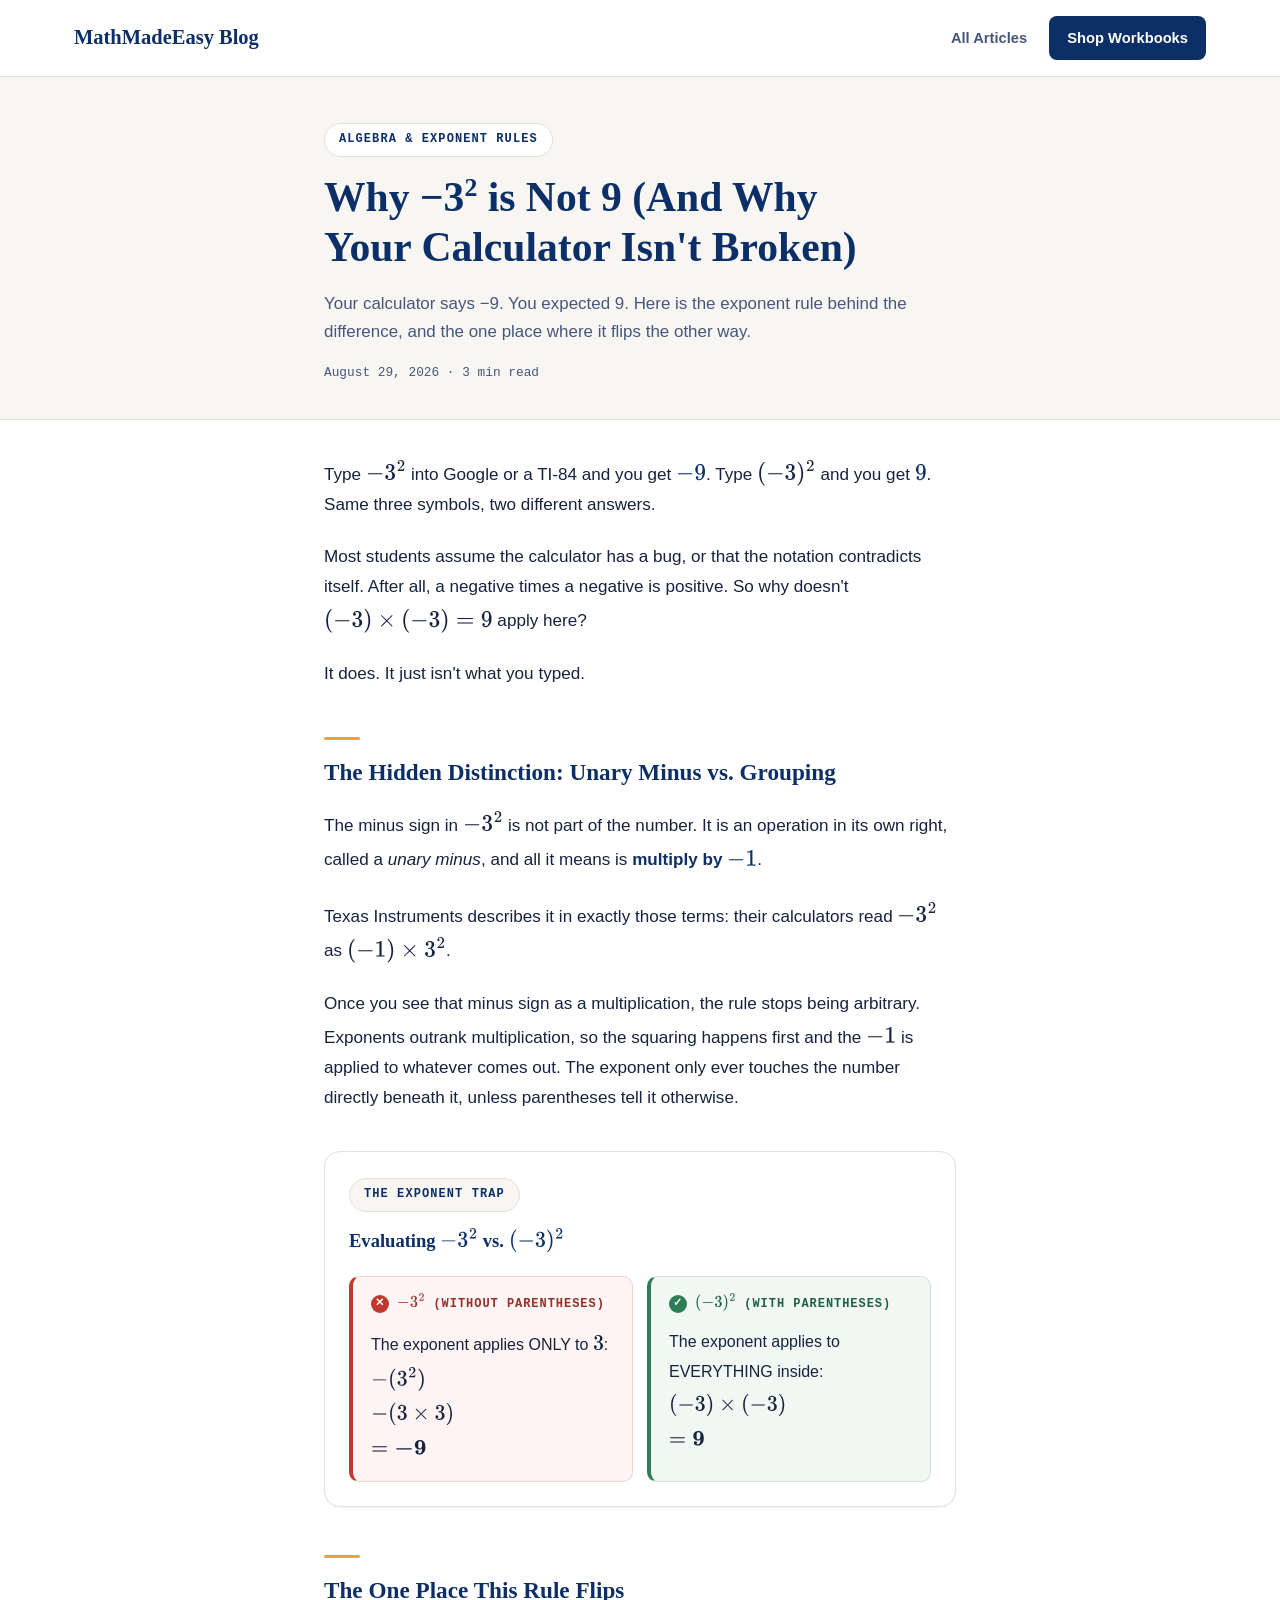
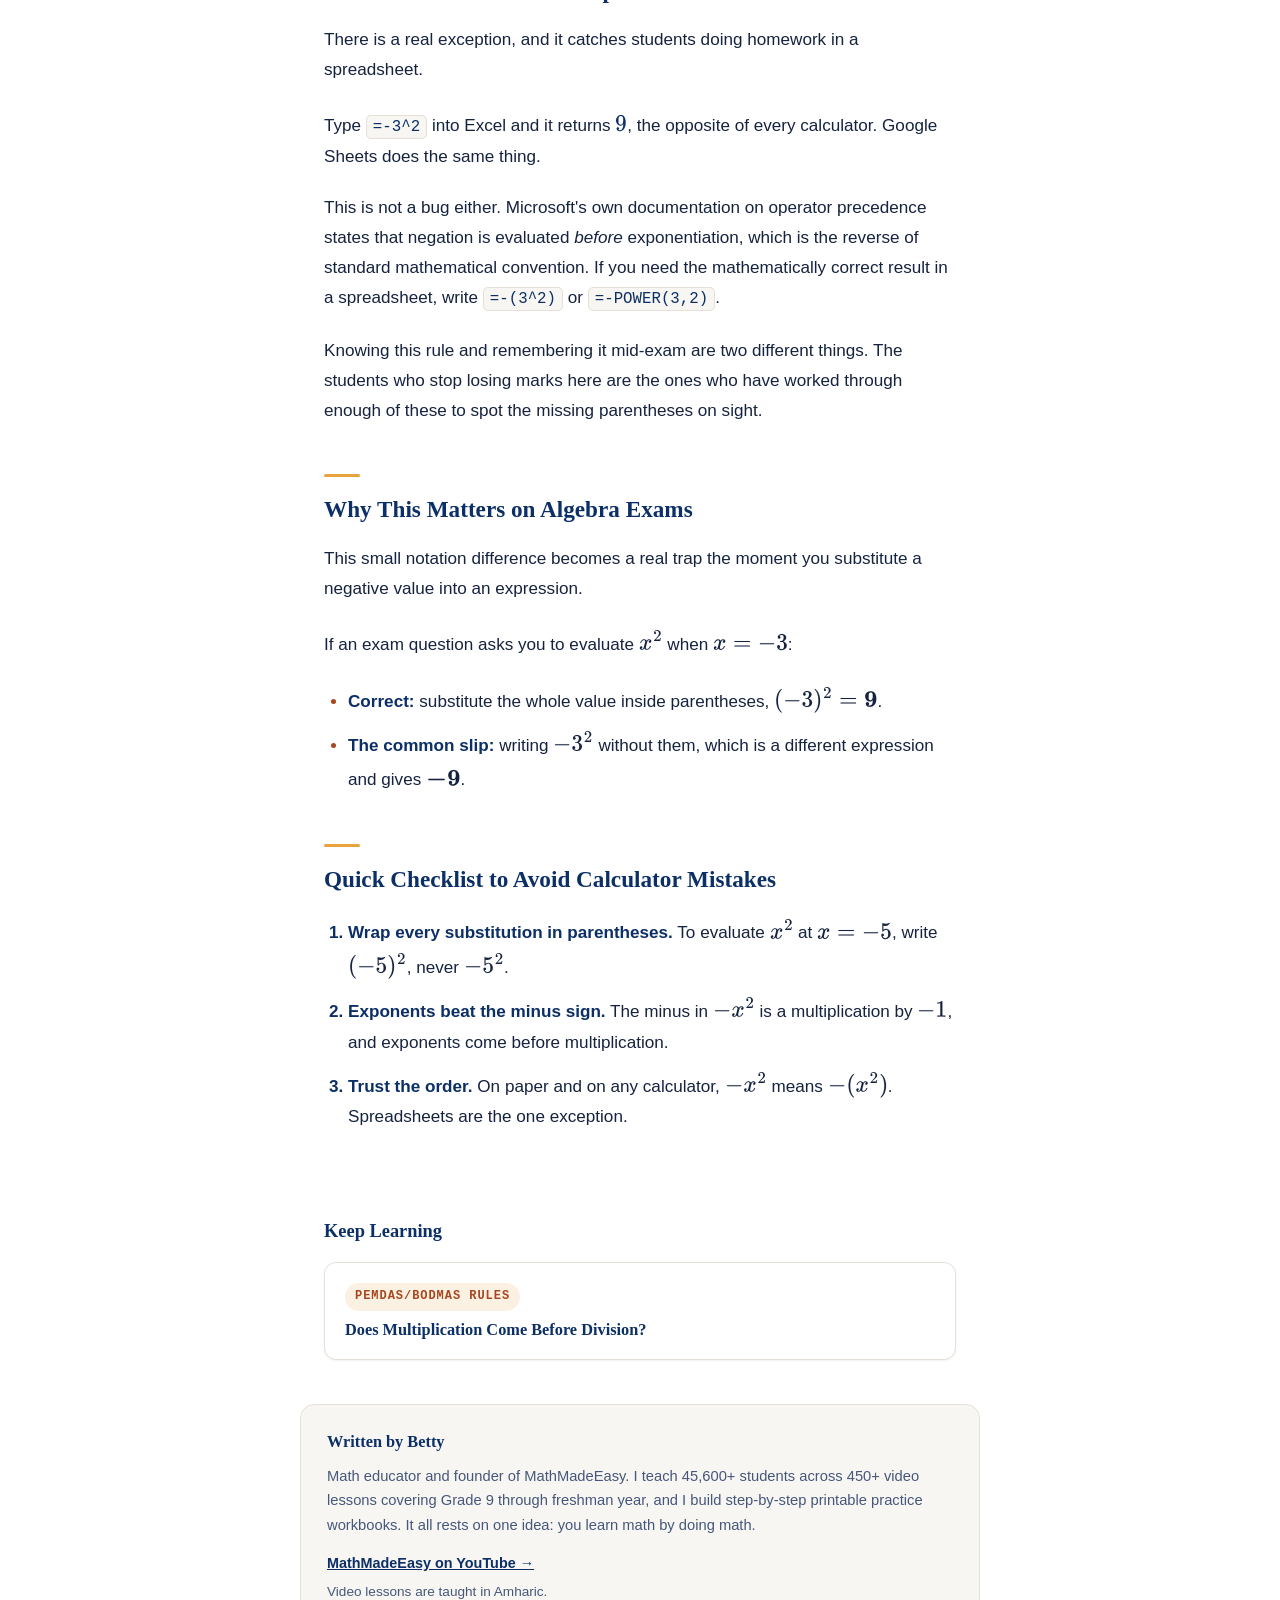
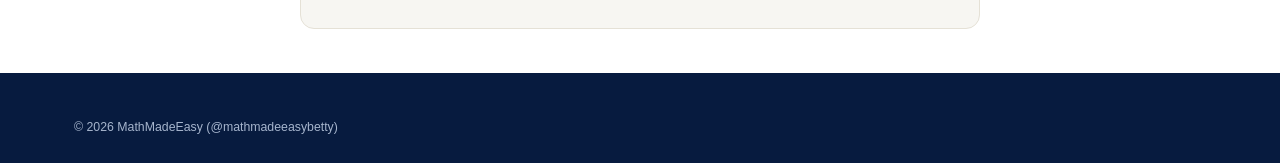
<file: blog/calculator-negative-square-trap.html>
<!DOCTYPE html>
<html lang="en">
<head>
<meta charset="UTF-8">
<meta name="viewport" content="width=device-width, initial-scale=1.0">
<title>Why -3&sup2; is Not 9 (And Why Your Calculator Isn't Broken) | MathMadeEasy</title>
<meta name="description" content="Type -3^2 into Google or a scientific calculator and you'll get -9. Type (-3)^2 and you'll get 9. Here is the exponent rule that trips up algebra students.">
<meta property="og:title" content="Why -3&sup2; is Not 9 (And Why Your Calculator Isn't Broken) | MathMadeEasy">
<meta property="og:description" content="Type -3^2 into Google or a scientific calculator and you'll get -9. Type (-3)^2 and you'll get 9. Here is the exponent rule that trips up algebra students.">
<meta property="og:type" content="article">
<meta property="og:url" content="https://mathmadeeasybetty.com/blog/calculator-negative-square-trap.html">
<meta property="og:image" content="https://mathmadeeasybetty.com/blog/images/og-calculator-negative-square-trap.png">
<meta property="og:image:width" content="1200">
<meta property="og:image:height" content="630">
<meta property="og:image:alt" content="Why minus 3 squared is not 9. Your calculator says minus 9 and it isn't broken.">
<meta property="og:site_name" content="MathMadeEasy">
<link rel="canonical" href="https://mathmadeeasybetty.com/blog/calculator-negative-square-trap.html">
<meta name="twitter:card" content="summary_large_image">
<meta name="twitter:title" content="Why -3&sup2; is Not 9 (And Why Your Calculator Isn't Broken) | MathMadeEasy">
<meta name="twitter:description" content="Type -3^2 into Google or a scientific calculator and you'll get -9. Type (-3)^2 and you'll get 9. Here is the exponent rule that trips up algebra students.">
<meta name="twitter:image" content="https://mathmadeeasybetty.com/blog/images/og-calculator-negative-square-trap.png">

<script>
  window.MathJax = {
    tex: { inlineMath: [['$', '$']] },
    svg: { scale: 1.15 }
  };
</script>
<script defer src="/mathjax-local.js" onerror="var s=document.createElement('script');s.src='https://cdnjs.cloudflare.com/ajax/libs/mathjax/3.2.2/es5/tex-svg.js';document.head.appendChild(s);"></script>
<link rel="icon" href="/blog/favicon.ico">
<link rel="stylesheet" href="style.css">

<script type="application/ld+json">
{
  "@context": "https://schema.org",
  "@type": "BlogPosting",
  "headline": "Why -3^2 is Not 9 (And Why Your Calculator Isn't Broken)",
  "description": "Type -3^2 into Google or a scientific calculator and you'll get -9. Type (-3)^2 and you'll get 9. Here is the exponent rule that trips up algebra students.",
  "image": "https://mathmadeeasybetty.com/blog/images/og-calculator-negative-square-trap.png",
  "datePublished": "2026-08-29",
  "dateModified": "2026-08-29",
  "inLanguage": "en",
  "author": {
    "@type": "Person",
    "name": "Betty",
    "url": "https://mathmadeeasybetty.com/",
    "jobTitle": "Math educator",
    "sameAs": ["https://www.youtube.com/@mathmadeeasybetty"]
  },
  "publisher": {
    "@type": "Organization",
    "name": "MathMadeEasy",
    "url": "https://mathmadeeasybetty.com/",
    "logo": {
      "@type": "ImageObject",
      "url": "https://mathmadeeasybetty.com/og_image.png"
    }
  },
  "isPartOf": { "@id": "https://mathmadeeasybetty.com/blog/#blog" },
  "mainEntityOfPage": {
    "@type": "WebPage",
    "@id": "https://mathmadeeasybetty.com/blog/calculator-negative-square-trap.html"
  }
}
</script>
</head>
<body>

<header class="site-nav">
  <div class="nav-inner">
    <a href="index.html" class="logo">MathMadeEasy Blog</a>
    <nav class="links">
      <a href="index.html">All Articles</a>
      <a href="https://resources.mathmadeeasybetty.com" target="_blank" rel="noopener" class="nav-cta">Shop Workbooks</a>
    </nav>
  </div>
</header>

<article>

  <div class="post-hero">
    <div class="inner">
      <span class="eyebrow">Algebra &amp; Exponent Rules</span>
      <h1>Why &minus;3<sup>2</sup> is Not 9 (And Why Your Calculator Isn't Broken)</h1>
      <p class="post-desc">Your calculator says &minus;9. You expected 9. Here is the exponent rule behind the difference, and the one place where it flips the other way.</p>
      <div class="post-meta">August 29, 2026 &middot; 3 min read</div>
    </div>
  </div>

  <div class="post-body" style="padding-top: 36px;">
    <p>Type $-3^2$ into Google or a TI-84 and you get <strong>$-9$</strong>. Type $(-3)^2$ and you get <strong>$9$</strong>. Same three symbols, two different answers.</p>

    <p>Most students assume the calculator has a bug, or that the notation contradicts itself. After all, a negative times a negative is positive. So why doesn't $(-3) \times (-3) = 9$ apply here?</p>

    <p>It does. It just isn't what you typed.</p>

    <h2>The Hidden Distinction: Unary Minus vs. Grouping</h2>

    <p>The minus sign in $-3^2$ is not part of the number. It is an operation in its own right, called a <em>unary minus</em>, and all it means is <strong>multiply by $-1$</strong>.</p>

    <p>Texas Instruments describes it in exactly those terms: their calculators read $-3^2$ as $(-1) \times 3^2$.</p>

    <p>Once you see that minus sign as a multiplication, the rule stops being arbitrary. Exponents outrank multiplication, so the squaring happens first and the $-1$ is applied to whatever comes out. The exponent only ever touches the number directly beneath it, unless parentheses tell it otherwise.</p>

    <div class="trap-card">
      <span class="eyebrow">The Exponent Trap</span>
      <h3>Evaluating $-3^2$ vs. $(-3)^2$</h3>
      <div class="trap-row">
        <div class="trap-col trap-wrong">
          <span class="trap-label">$-3^2$ (without parentheses)</span>
          <p>
            The exponent applies ONLY to $3$:<br>
            $-(3^2)$<br>
            $-(3 \times 3)$<br>
            $= \mathbf{-9}$
          </p>
        </div>
        <div class="trap-col trap-right">
          <span class="trap-label">$(-3)^2$ (with parentheses)</span>
          <p>
            The exponent applies to EVERYTHING inside:<br>
            $(-3) \times (-3)$<br>
            $= \mathbf{9}$
          </p>
        </div>
      </div>
    </div>

    <h2>The One Place This Rule Flips</h2>

    <p>There is a real exception, and it catches students doing homework in a spreadsheet.</p>

    <p>Type <code>=-3^2</code> into Excel and it returns <strong>$9$</strong>, the opposite of every calculator. Google Sheets does the same thing.</p>

    <p>This is not a bug either. Microsoft's own documentation on operator precedence states that negation is evaluated <em>before</em> exponentiation, which is the reverse of standard mathematical convention. If you need the mathematically correct result in a spreadsheet, write <code>=-(3^2)</code> or <code>=-POWER(3,2)</code>.</p>

    <p>Knowing this rule and remembering it mid-exam are two different things. The students who stop losing marks here are the ones who have worked through enough of these to spot the missing parentheses on sight.</p>

    <h2>Why This Matters on Algebra Exams</h2>

    <p>This small notation difference becomes a real trap the moment you substitute a negative value into an expression.</p>

    <p>If an exam question asks you to evaluate $x^2$ when $x = -3$:</p>

    <ul>
      <li><strong>Correct:</strong> substitute the whole value inside parentheses, $(-3)^2 = \mathbf{9}$.</li>
      <li><strong>The common slip:</strong> writing $-3^2$ without them, which is a different expression and gives $\mathbf{-9}$.</li>
    </ul>

    <h2>Quick Checklist to Avoid Calculator Mistakes</h2>
    <ol>
      <li><strong>Wrap every substitution in parentheses.</strong> To evaluate $x^2$ at $x = -5$, write $(-5)^2$, never $-5^2$.</li>
      <li><strong>Exponents beat the minus sign.</strong> The minus in $-x^2$ is a multiplication by $-1$, and exponents come before multiplication.</li>
      <li><strong>Trust the order.</strong> On paper and on any calculator, $-x^2$ means $-(x^2)$. Spreadsheets are the one exception.</li>
    </ol>
  </div>

  <div class="related-posts">
    <h2>Keep Learning</h2>
    <div class="related-grid">
      <a href="pemdas-trap.html">
        <span class="post-tag">PEMDAS/BODMAS Rules</span>
        <h3>Does Multiplication Come Before Division?</h3>
      </a>
    </div>
  </div>

  <div class="author-box">
    <h4>Written by Betty</h4>
    <p class="author-bio">
      Math educator and founder of MathMadeEasy. I teach 45,600+ students across 450+ video lessons covering Grade 9 through freshman year, and I build step-by-step printable practice workbooks. It all rests on one idea: you learn math by doing math.
    </p>
    <p class="author-links">
      <a href="https://www.youtube.com/@mathmadeeasybetty" target="_blank" rel="noopener">MathMadeEasy on YouTube &rarr;</a>
      <span class="author-note">Video lessons are taught in Amharic.</span>
    </p>
  </div>

</article>

<footer>
  <div class="wrap">
    <div class="footer-bottom">
      <span>&copy; <span id="year"></span> MathMadeEasy (@mathmadeeasybetty)</span>
    </div>
  </div>
</footer>

<script>
  document.getElementById('year').textContent = new Date().getFullYear();
</script>
</body>
</html>
</file>
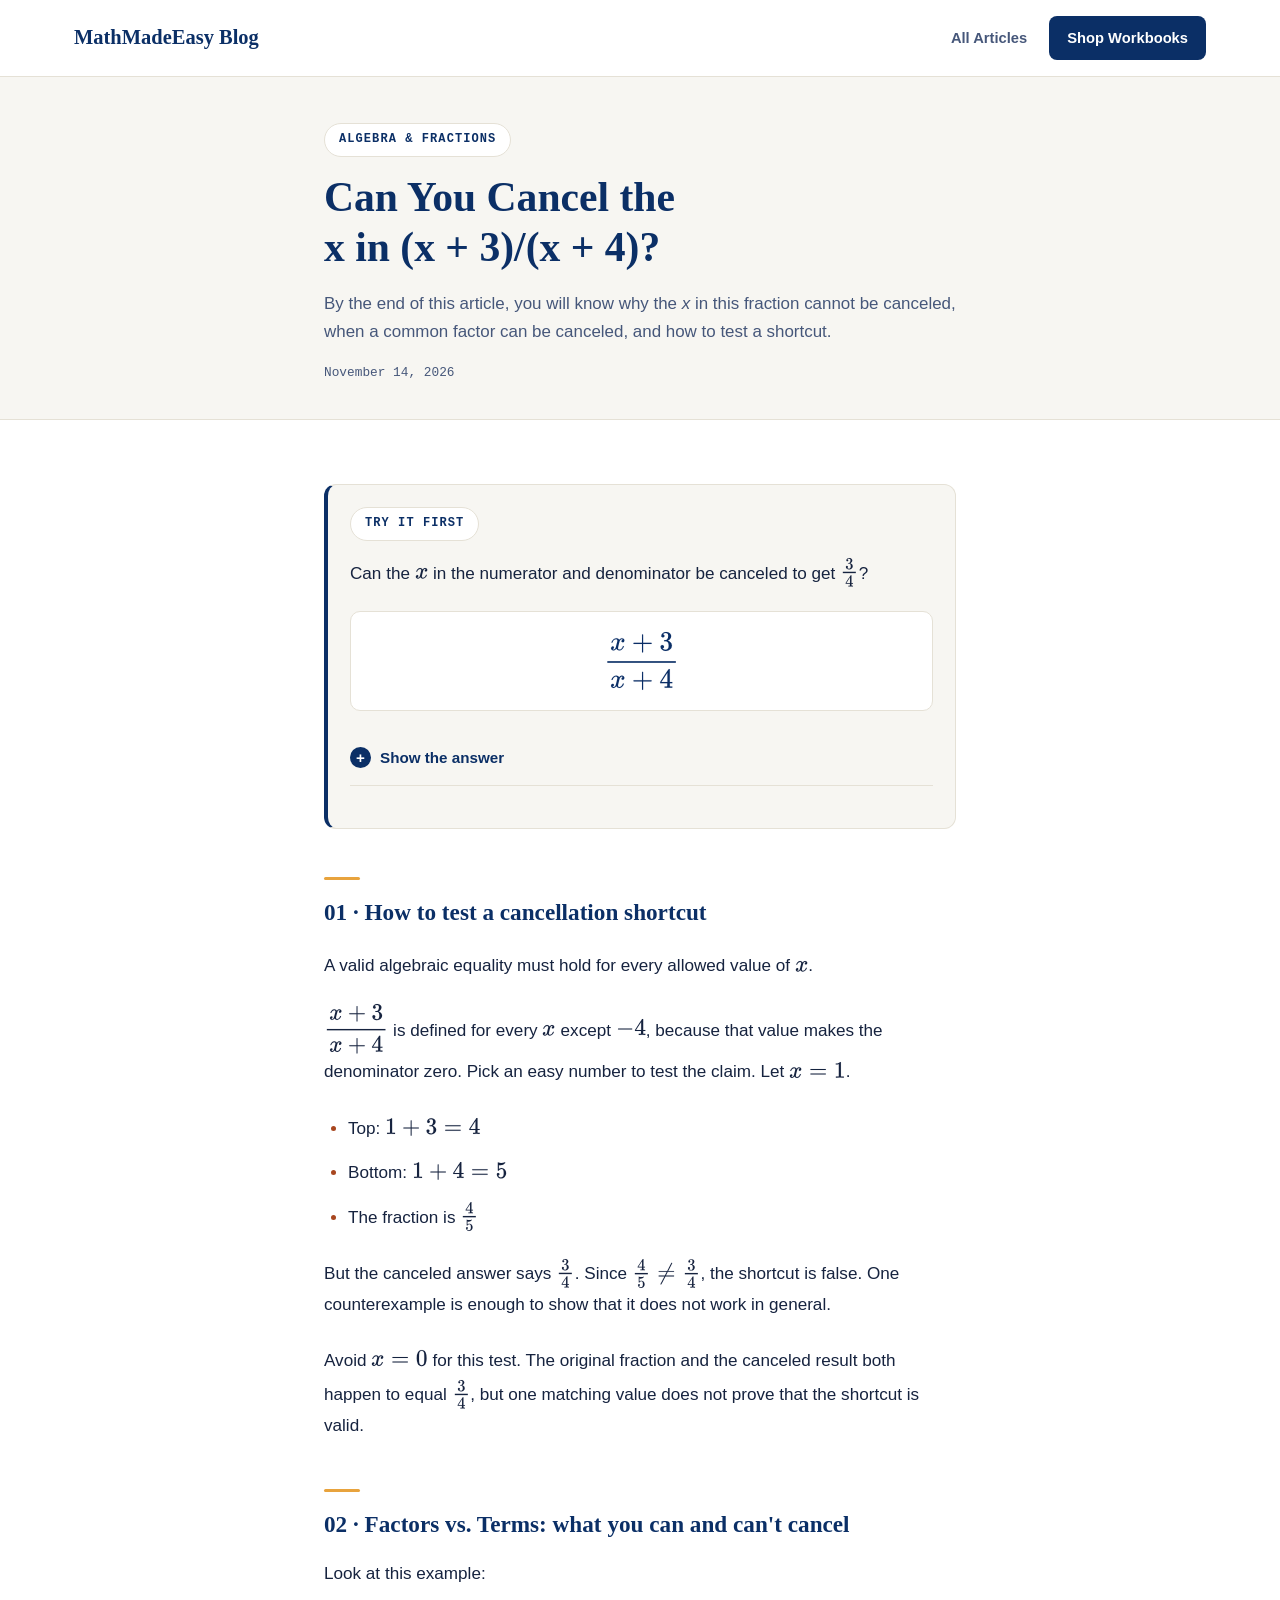
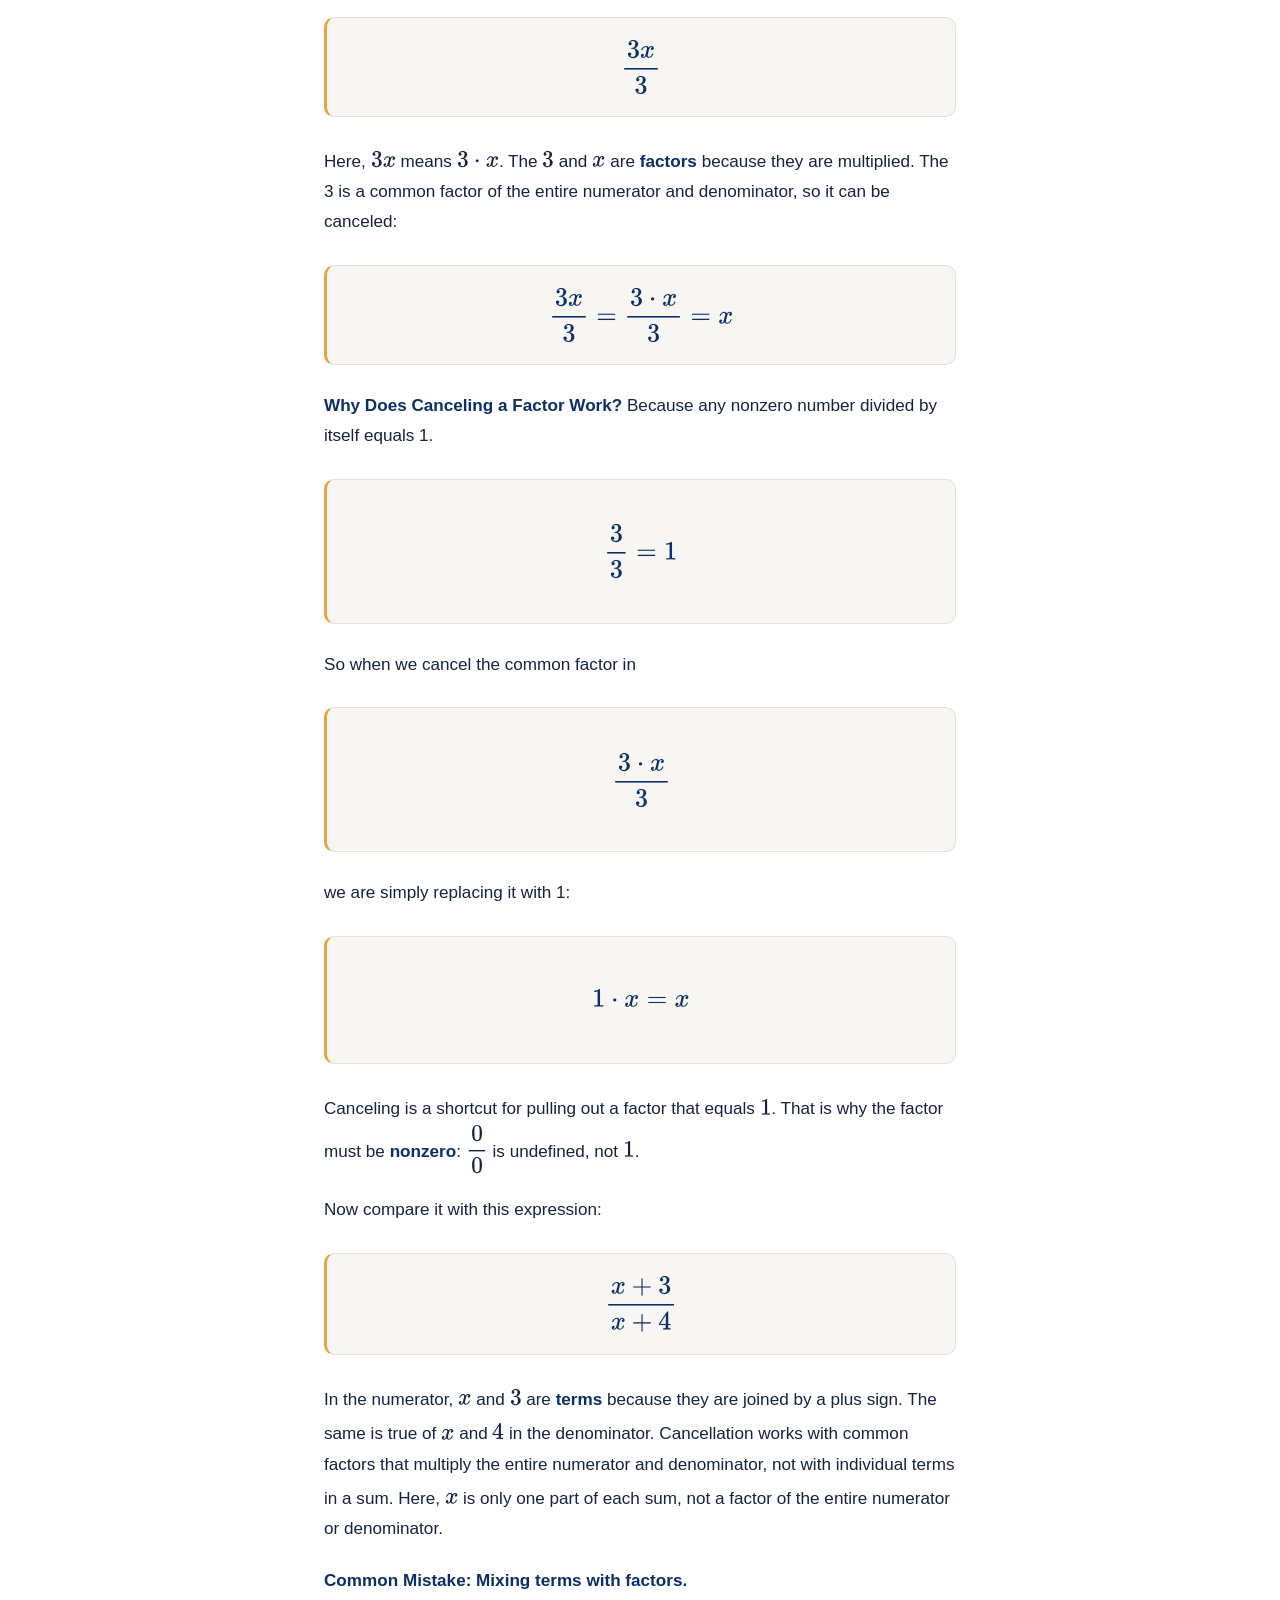
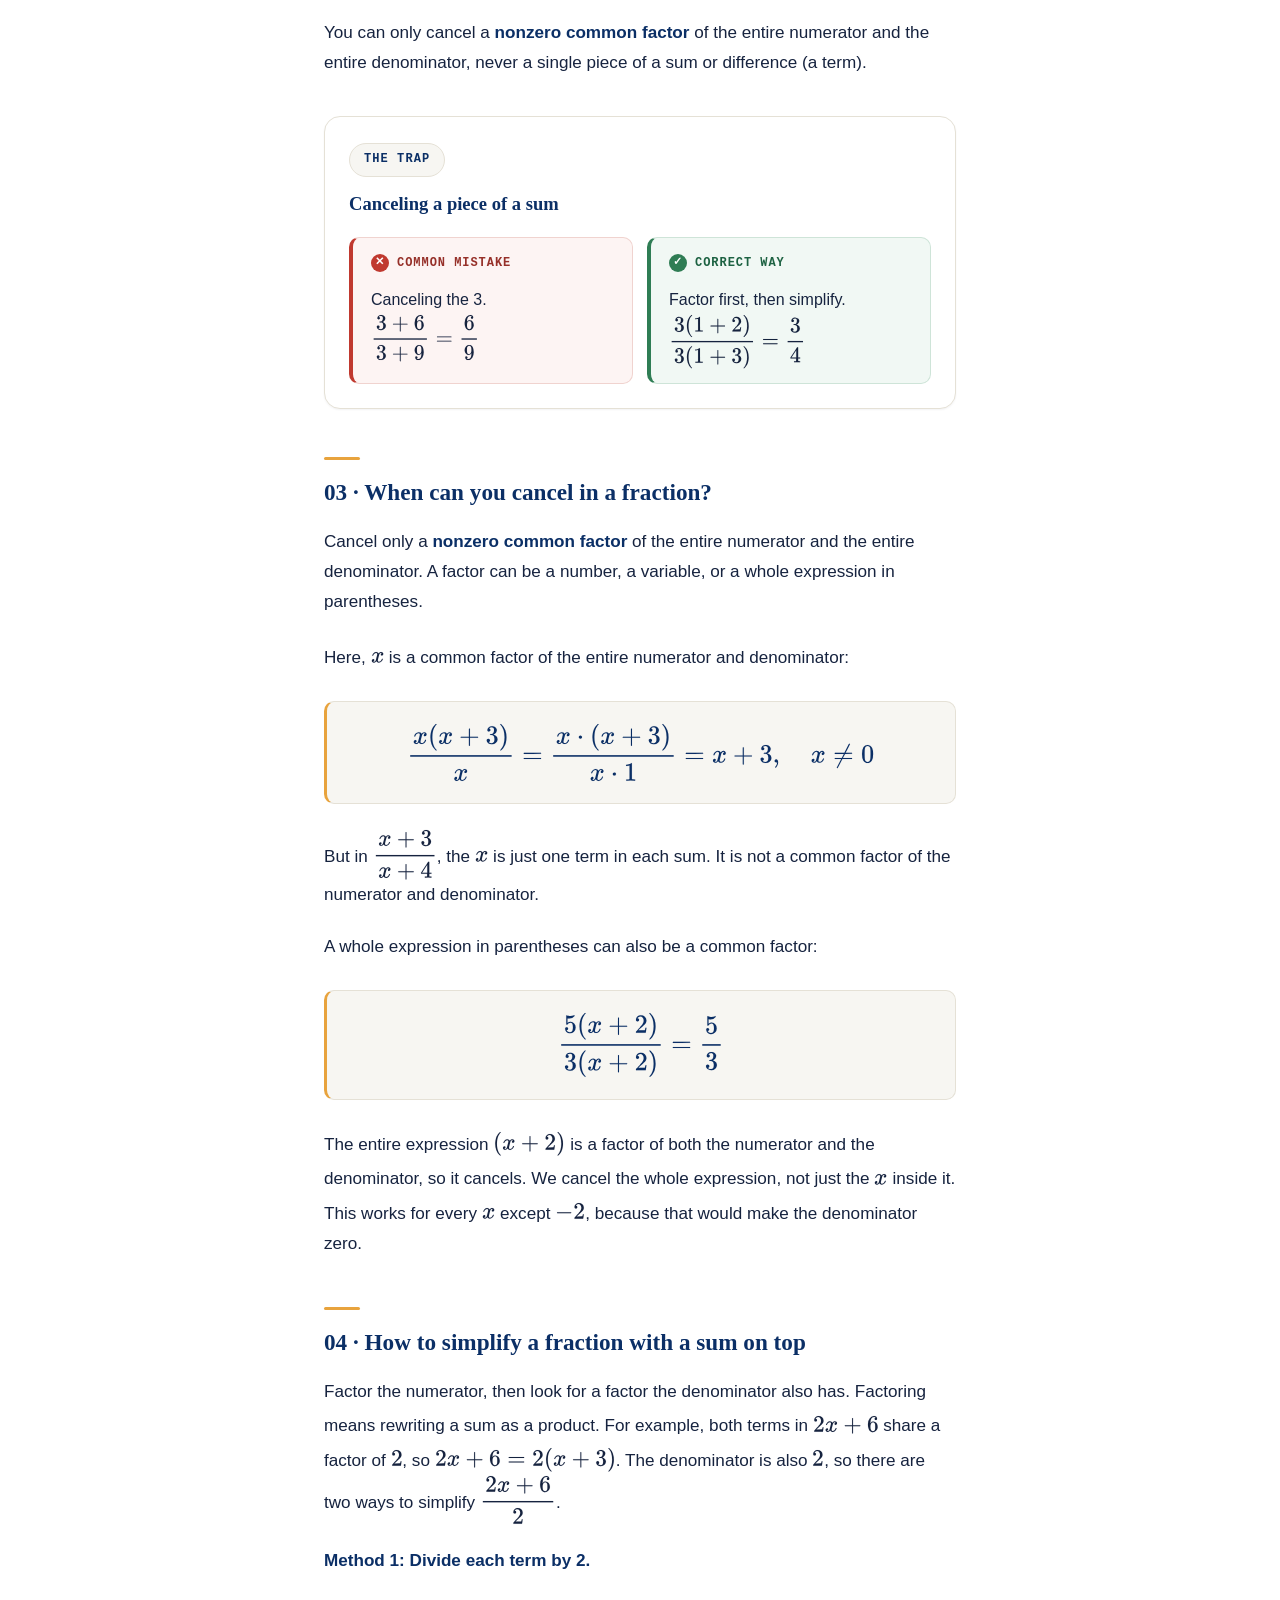
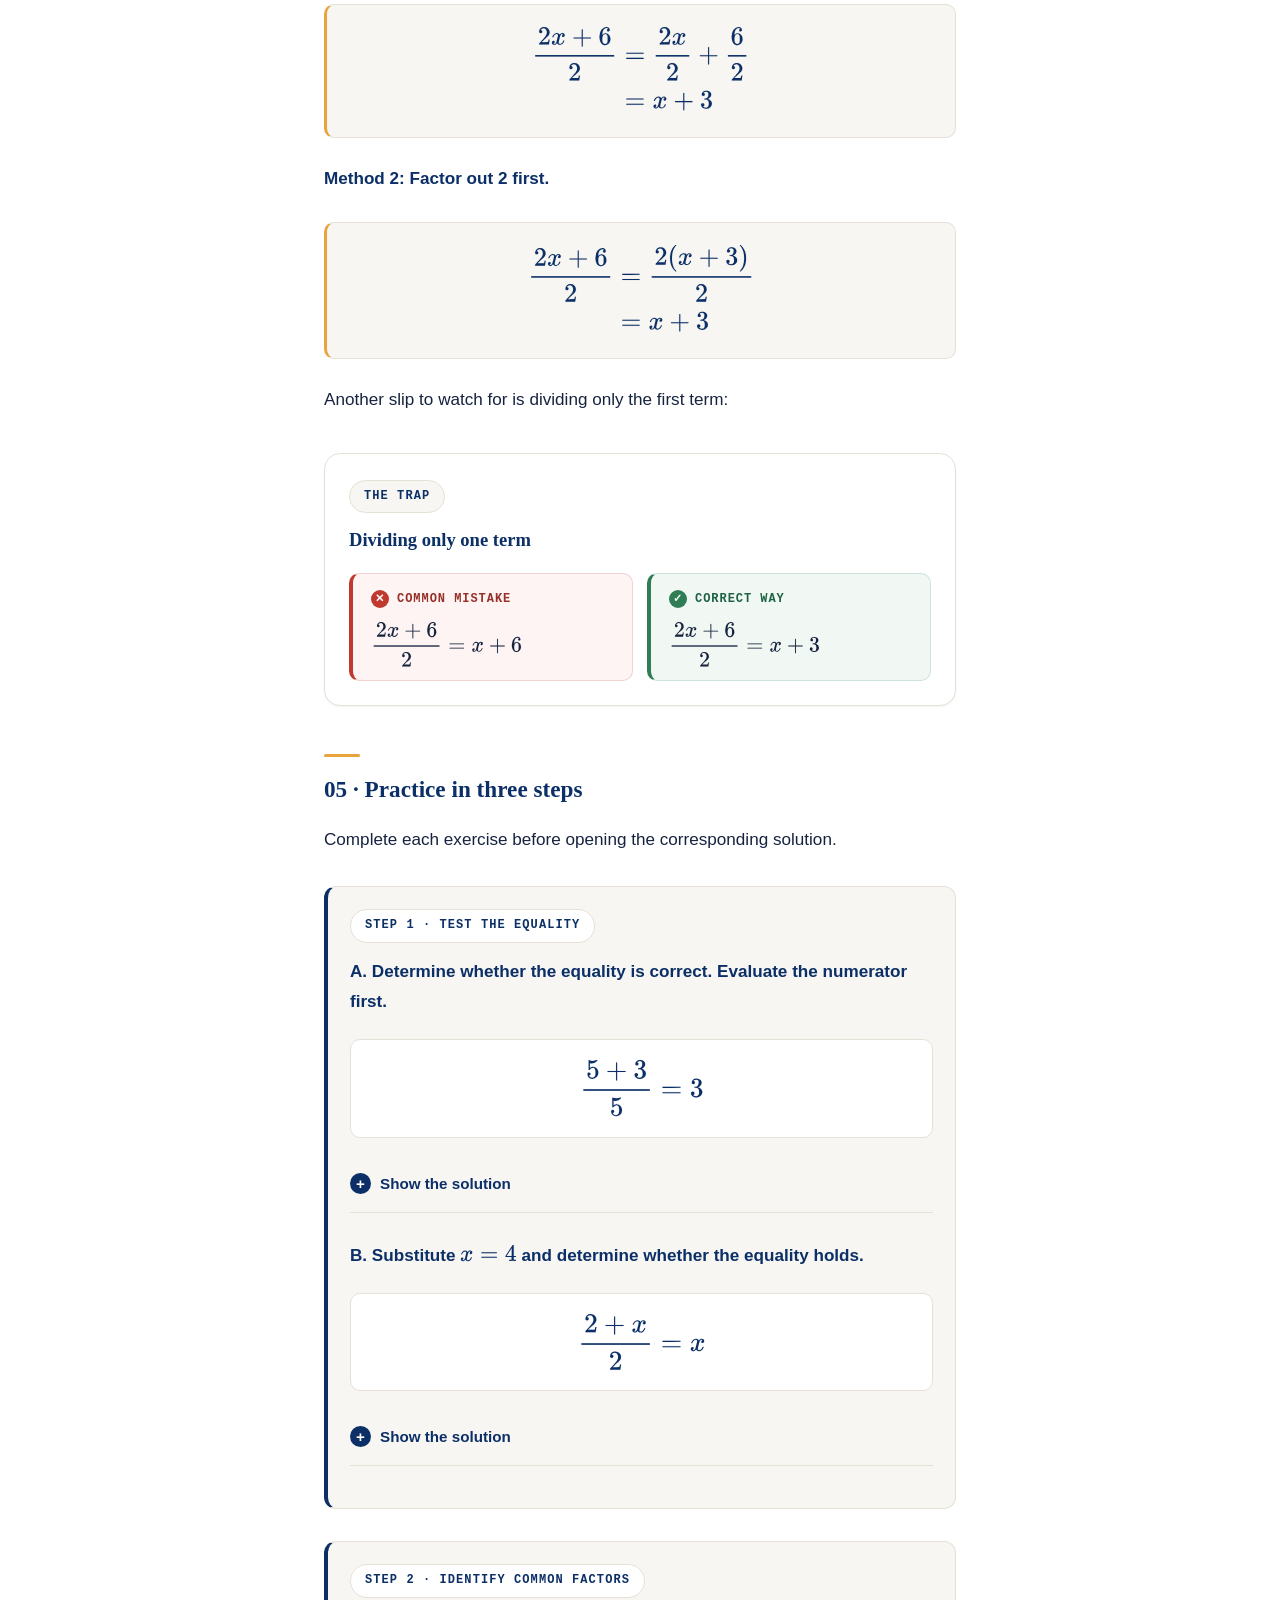
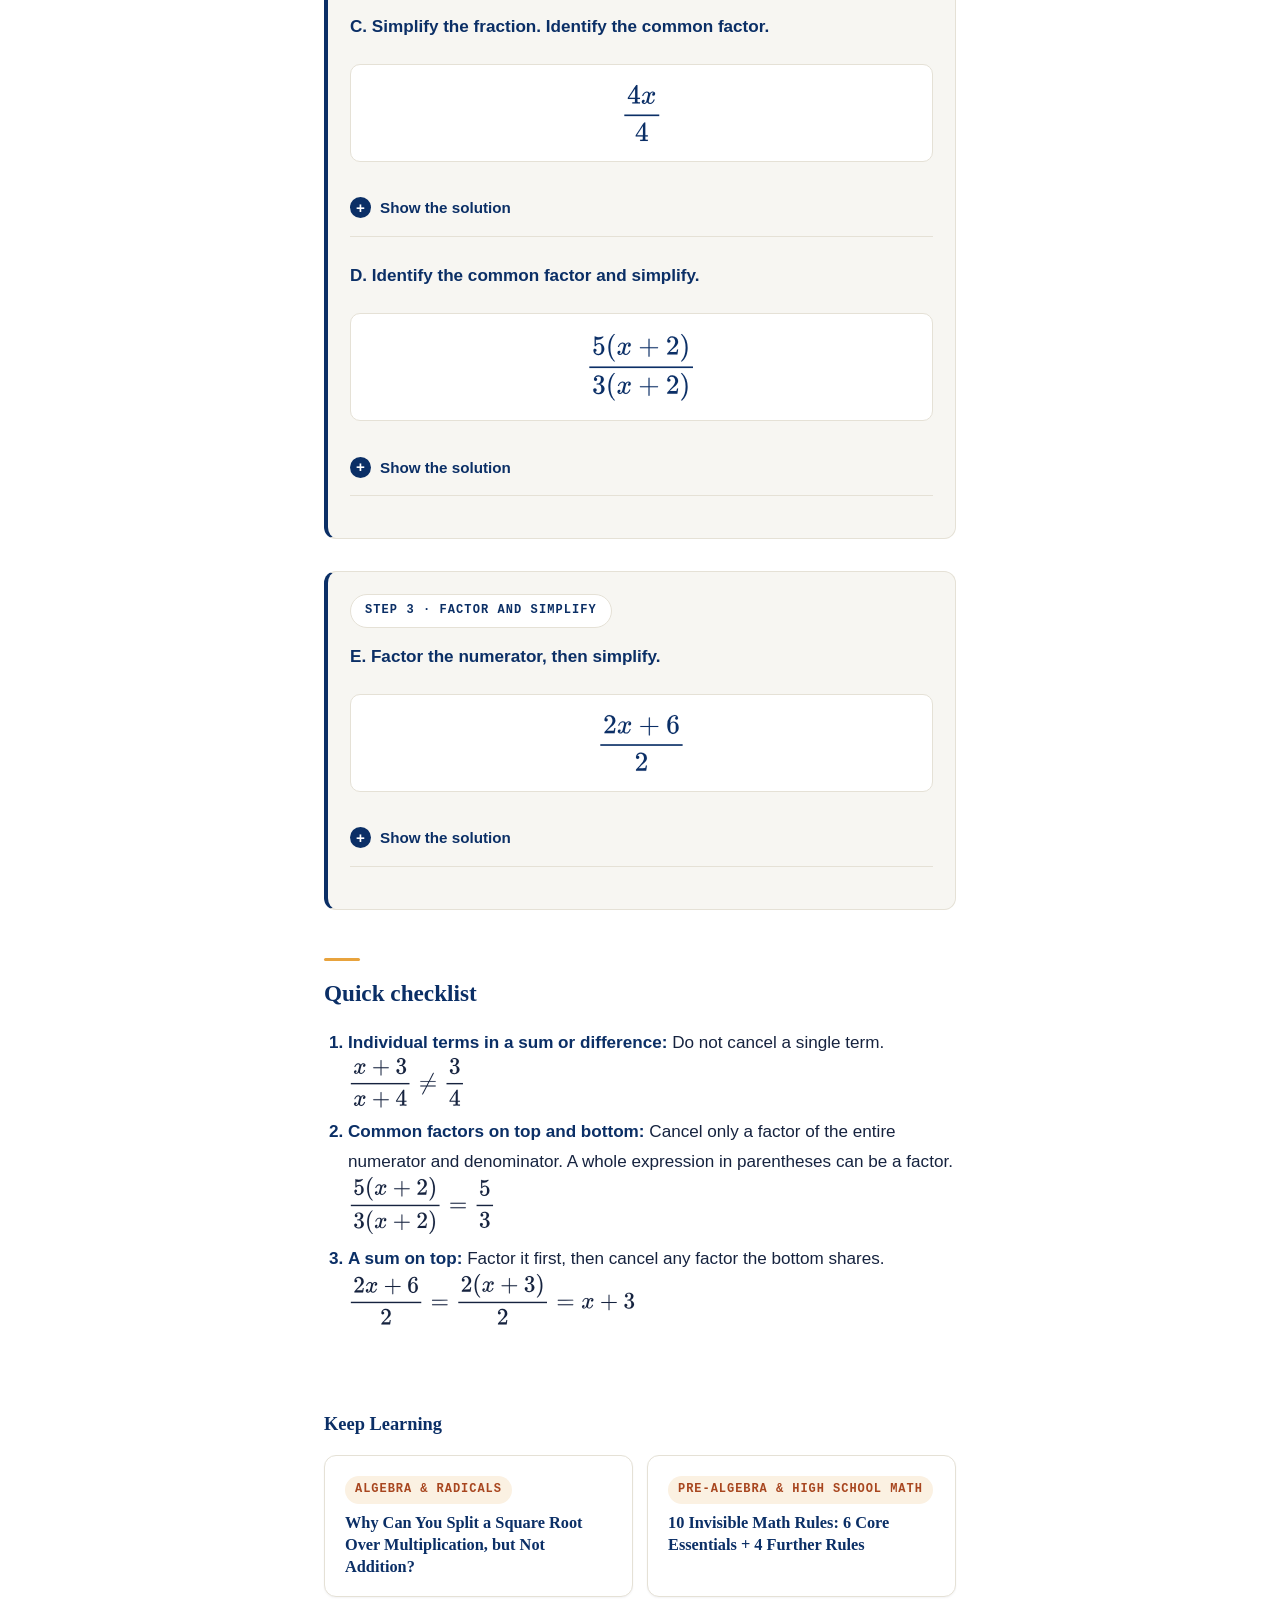
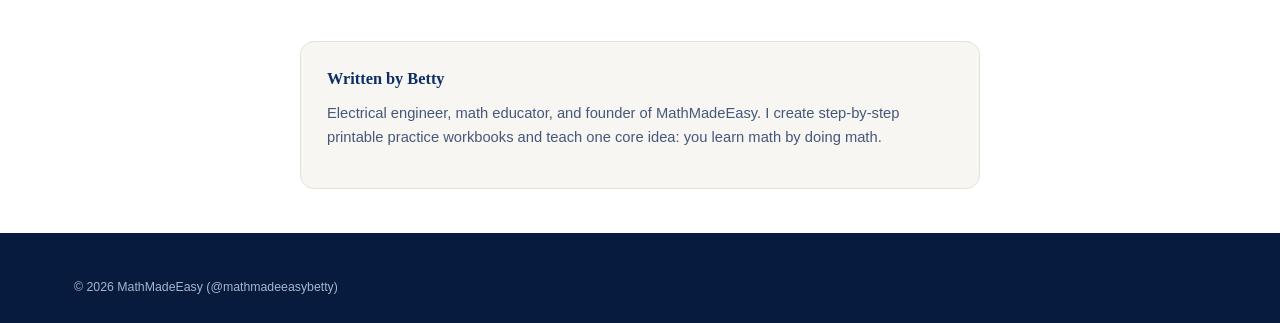
<file: blog/cancel-terms-in-a-fraction.html>
<!DOCTYPE html>
<html lang="en">
<head>
<meta charset="UTF-8">
<meta name="viewport" content="width=device-width, initial-scale=1.0">
<title>Can You Cancel the x in (x + 3)/(x + 4)? | MathMadeEasy</title>
<meta name="description" content="Can you cancel terms in a fraction? Learn why only common factors cancel, how factoring helps, and try five practice questions with answers.">
<meta property="og:title" content="Can You Cancel the x in (x + 3)/(x + 4)? | MathMadeEasy">
<meta property="og:description" content="Can you cancel terms in a fraction? Learn why only common factors cancel, how factoring helps, and try five practice questions with answers.">
<meta property="og:type" content="article">
<meta property="og:url" content="https://mathmadeeasybetty.com/blog/cancel-terms-in-a-fraction.html">
<meta property="og:image" content="https://mathmadeeasybetty.com/og_image.png">
<meta property="og:site_name" content="MathMadeEasy">
<link rel="icon" href="/blog/favicon.ico">
<link rel="canonical" href="https://mathmadeeasybetty.com/blog/cancel-terms-in-a-fraction.html">
<meta name="twitter:card" content="summary_large_image">
<meta name="twitter:title" content="Can You Cancel the x in (x + 3)/(x + 4)? | MathMadeEasy">
<meta name="twitter:description" content="Can you cancel terms in a fraction? Learn why only common factors cancel, how factoring helps, and try five practice questions with answers.">
<meta name="twitter:image" content="https://mathmadeeasybetty.com/og_image.png">

<script>
  window.MathJax = {
    tex: { inlineMath: [['$', '$']] },
    svg: { scale: 1.15 }
  };
</script>
<script defer src="/mathjax-local.js" onerror="var s=document.createElement('script');s.src='https://cdnjs.cloudflare.com/ajax/libs/mathjax/3.2.2/es5/tex-svg.js';document.head.appendChild(s);"></script>

<link rel="stylesheet" href="style.css">

<script type="application/ld+json">
{
  "@context": "https://schema.org",
  "@type": "BlogPosting",
  "headline": "Can You Cancel the x in (x + 3)/(x + 4)?",
  "description": "Can you cancel terms in a fraction? Learn why only common factors cancel, how factoring helps, and try five practice questions with answers.",
  "image": "https://mathmadeeasybetty.com/og_image.png",
  "datePublished": "2026-11-14",
  "dateModified": "2026-11-16",
  "inLanguage": "en",
  "author": {
    "@type": "Person",
    "name": "Betty",
    "url": "https://mathmadeeasybetty.com/"
  },
  "publisher": {
    "@type": "Organization",
    "name": "MathMadeEasy",
    "url": "https://mathmadeeasybetty.com/",
    "logo": {
      "@type": "ImageObject",
      "url": "https://mathmadeeasybetty.com/og_image.png"
    }
  },
  "isPartOf": { "@id": "https://mathmadeeasybetty.com/blog/#blog" },
  "mainEntityOfPage": {
    "@type": "WebPage",
    "@id": "https://mathmadeeasybetty.com/blog/cancel-terms-in-a-fraction.html"
  }
}
</script>
</head>
<body>

<header class="site-nav">
  <div class="nav-inner">
    <a href="index.html" class="logo">MathMadeEasy Blog</a>
    <nav class="links">
      <a href="index.html">All Articles</a>
      <a href="https://resources.mathmadeeasybetty.com" target="_blank" rel="noopener" class="nav-cta">Shop Workbooks</a>
    </nav>
  </div>
</header>

<article>

  <div class="post-hero">
    <div class="inner">
      <span class="eyebrow">Algebra &amp; Fractions</span>
      <h1>Can You Cancel the x in (x + 3)/(x + 4)?</h1>
      <p class="post-desc">By the end of this article, you will know why the <i>x</i> in this fraction cannot be canceled, when a common factor can be canceled, and how to test a shortcut.</p>
      <div class="post-meta">November 14, 2026</div>
    </div>
  </div>

  <div class="post-body" style="padding-top: 32px;">

    <div class="your-turn">
      <span class="eyebrow">Try it first</span>
<p>Can the $x$ in the numerator and denominator be canceled to get $\frac{3}{4}$?</p>
      <p class="prompt">$\dfrac{x+3}{x+4}$</p>
      <details>
        <summary>Show the answer</summary>
        <div class="answer">
          <p>The short answer is<strong> No.</strong></p>
          <p>If you thought you could cancel, this is a very common algebra mistake. The rest of this article shows why it fails, and when canceling is allowed.</p>
        </div>
      </details>
    </div>

    <h2>01 &middot; How to test a cancellation shortcut</h2>
    <p>A valid algebraic equality must hold for every allowed value of $x$.</p>
   <p>$\dfrac{x+3}{x+4}$ is defined for every $x$ except $-4$, because that value makes the denominator zero. Pick an easy number to test the claim. Let $x = 1$.</p>
    <ul>
      <li>Top: $1 + 3 = 4$</li>
      <li>Bottom: $1 + 4 = 5$</li>
      <li>The fraction is $\frac{4}{5}$</li>
    </ul>
    <p>But the canceled answer says $\frac{3}{4}$. Since $\frac{4}{5} \ne \frac{3}{4}$, the shortcut is false. One counterexample is enough to show that it does not work in general.</p>
    <p>Avoid $x = 0$ for this test. The original fraction and the canceled result both happen to equal $\frac{3}{4}$, but one matching value does not prove that the shortcut is valid.</p>

<h2>02 &middot; Factors vs. Terms: what you can and can't cancel</h2>
<p>Look at this example:</p>

<p class="math-display">$\dfrac{3x}{3}$</p>

<p>Here, $3x$ means $3\cdot x$. The $3$ and $x$ are <strong>factors</strong> because they are multiplied. The 3 is a common factor of the entire numerator and denominator, so it can be canceled:</p>

<p class="math-display">$\dfrac{3x}{3}=\dfrac{3\cdot x}{3}=x$</p>
    <p><strong>Why Does Canceling a Factor Work?</strong> Because any nonzero number divided by itself equals 1.</p>

<p class="math-display">
\[
\frac{3}{3}=1
\]
</p>

<p>So when we cancel the common factor in</p>

<p class="math-display">
\[
\frac{3\cdot x}{3}
\]
</p>

<p>we are simply replacing it with 1:</p>

<p class="math-display">
\[
1\cdot x=x
\]
</p>

    <p>Canceling is a shortcut for pulling out a factor that equals $1$. That is why the factor must be <strong>nonzero</strong>: $\dfrac{0}{0}$ is undefined, not $1$.</p>
<p>Now compare it with this expression:</p>


<p class="math-display">$\dfrac{x+3}{x+4}$</p>

<p>In the numerator, $x$ and $3$ are <strong>terms</strong> because they are joined by a plus sign. The same is true of $x$ and $4$ in the denominator. Cancellation works with common factors that multiply the entire numerator and denominator, not with individual terms in a sum. Here, $x$ is only one part of each sum, not a factor of the entire numerator or denominator.</p>


<p><strong>Common Mistake: Mixing terms with factors.</strong></p>
<p>You can only cancel a <strong>nonzero common factor</strong> of the entire numerator and the entire denominator, never a single piece of a sum or difference (a term).</p>
<div class="trap-card">
  <span class="eyebrow">The Trap</span>
  <h3>Canceling a piece of a sum</h3>
  <div class="trap-row">
    <div class="trap-col trap-wrong">
      <span class="trap-label">Common mistake</span>
      <p>
        Canceling the 3.<br>
        $\dfrac{3+6}{3+9} = \dfrac{6}{9}$
      </p>
    </div>
    <div class="trap-col trap-right">
      <span class="trap-label">Correct way</span>
      <p>
        Factor first, then simplify.<br>
        $\dfrac{3(1+2)}{3(1+3)} = \dfrac{3}{4}$
      </p>
    </div>
  </div>
</div>

    <h2>03 &middot; When can you cancel in a fraction?</h2>
    <p>Cancel only a <strong>nonzero common factor</strong> of the entire numerator and the entire denominator. A factor can be a number, a variable, or a whole expression in parentheses.</p>
    <p>Here, $x$ is a common factor of the entire numerator and denominator:</p>
<p class="math-display">$\dfrac{x(x+3)}{x} = \dfrac{x \cdot (x+3)}{x \cdot 1} = x+3, \quad x\ne0$</p>    <p>But in $\dfrac{x+3}{x+4}$, the $x$ is just one term in each sum. It is not a common factor of the numerator and denominator.</p>
    <p>A whole expression in parentheses can also be a common factor:</p>
    <p class="math-display">$\dfrac{5(x+2)}{3(x+2)} = \dfrac{5}{3}$</p>
    <p>The entire expression $(x+2)$ is a factor of both the numerator and the denominator, so it cancels. We cancel the whole expression, not just the $x$ inside it. This works for every $x$ except $-2$, because that would make the denominator zero.</p>

    <h2>04 &middot; How to simplify a fraction with a sum on top</h2>
    <p>Factor the numerator, then look for a factor the denominator also has. Factoring means rewriting a sum as a product. For example, both terms in $2x + 6$ share a factor of $2$, so $2x + 6 = 2(x+3)$. The denominator is also $2$, so there are two ways to simplify $\dfrac{2x+6}{2}$.</p>

    <p><strong>Method 1: Divide each term by 2.</strong></p>
    <p class="math-display">
      $\begin{aligned}
      \dfrac{2x+6}{2}
      &= \dfrac{2x}{2}+\dfrac{6}{2}\\
      &= x+3
      \end{aligned}$
    </p>

    <p><strong>Method 2: Factor out 2 first.</strong></p>
    <p class="math-display">
      $\begin{aligned}
      \dfrac{2x+6}{2}
      &= \dfrac{2(x+3)}{2}\\
      &= x+3
      \end{aligned}$
    </p>
    
    <p>Another slip to watch for is dividing only the first term:</p>

    <div class="trap-card">
      <span class="eyebrow">The Trap</span>
      <h3>Dividing only one term</h3>
      <div class="trap-row">
        <div class="trap-col trap-wrong">
          <span class="trap-label">Common mistake</span>
          <p>
            $\dfrac{2x+6}{2} = x + 6$<br>
          </p>
        </div>
        <div class="trap-col trap-right">
          <span class="trap-label">Correct way</span>
          <p>
            $\dfrac{2x+6}{2} = x + 3$<br>
          </p>
        </div>
      </div>
    </div>


   <h2>05 &middot; Practice in three steps</h2>
<p>Complete each exercise before opening the corresponding solution.</p>

<div class="your-turn">
  <span class="eyebrow">Step 1 &middot; Test the equality</span>

  <p><strong>A. Determine whether the equality is correct. Evaluate the numerator first.</strong></p>
  <p class="prompt">$\dfrac{5+3}{5} = 3$</p>

  <details>
    <summary>Show the solution</summary>
    <div class="answer">
      <p>Evaluate the numerator, then compare the result with 3:</p>

      <p class="math-display">
        $\begin{aligned}
        \dfrac{5+3}{5}
        &= \dfrac{8}{5}\\
        &= 1.6 \neq 3
        \end{aligned}$
      </p>

      <p><strong>The equality is incorrect.</strong> The 5 in the numerator is added to 3, so it is not a common factor that can be canceled.</p>
    </div>
  </details>

  <p><strong>B. Substitute $x = 4$ and determine whether the equality holds.</strong></p>
  <p class="prompt">$\dfrac{2+x}{2} = x$</p>

  <details>
    <summary>Show the solution</summary>
    <div class="answer">
      <p>Substitute $x = 4$ into both sides:</p>

      <p class="math-display">
        $\begin{aligned}
        \text{Left side} &= \dfrac{2+4}{2} = 3\\
        \text{Right side} &= 4
        \end{aligned}$
      </p>

      <p>Since $3 \neq 4$, <strong>the equality is incorrect.</strong> The 2 is added to $x$, so it cannot be canceled.</p>
    </div>
  </details>
</div>

<div class="your-turn">
  <span class="eyebrow">Step 2 &middot; Identify common factors</span>

  <p><strong>C. Simplify the fraction. Identify the common factor.</strong></p>
  <p class="prompt">$\dfrac{4x}{4}$</p>

  <details>
    <summary>Show the solution</summary>
    <div class="answer">
      <p>Rewrite the numerator as a product to identify the common factor:</p>

      <p class="math-display">
        $\begin{aligned}
        \dfrac{4x}{4}
        &= \dfrac{4\cdot x}{4}\\
        &= x
        \end{aligned}$
      </p>

      <p><strong>The simplified answer is $x$.</strong> The 4 is a common factor of the entire numerator and denominator.</p>
    </div>
  </details>

  <p><strong>D. Identify the common factor and simplify.</strong></p>
  <p class="prompt">$\dfrac{5(x+2)}{3(x+2)}$</p>

  <details>
    <summary>Show the solution</summary>
    <div class="answer">
      <p>Identify the common factor multiplied on both the top and bottom:</p>

      <p class="math-display">
        $\begin{aligned}
        \dfrac{5(x+2)}{3(x+2)}
        &= \dfrac{5}{3}
        \end{aligned}$
      </p>

      <p><strong>The simplified answer is $\frac{5}{3}$.</strong> The entire factor $(x+2)$ can be canceled. This is valid for $x \neq -2$, because the original denominator cannot equal zero.</p>
    </div>
  </details>
</div>

<div class="your-turn">
  <span class="eyebrow">Step 3 &middot; Factor and simplify</span>

  <p><strong>E. Factor the numerator, then simplify.</strong></p>
  <p class="prompt">$\dfrac{2x+6}{2}$</p>

  <details>
    <summary>Show the solution</summary>
    <div class="answer">
      <p>Find the common factor of both terms in the numerator, then rewrite and simplify:</p>

      <p class="math-display">
        $\begin{aligned}
        2x+6 &= 2(x+3)\\[8pt]
        \dfrac{2x+6}{2}
        &= \dfrac{2(x+3)}{2}\\[8pt]
        &= x+3
        \end{aligned}$
      </p>

      <p><strong>The simplified answer is $x+3$.</strong> Factoring makes the common factor visible so it can be canceled.</p>
    </div>
  </details>
</div>
    <h2>Quick checklist</h2>
    <ol>
      <li><strong>Individual terms in a sum or difference:</strong> Do not cancel a single term.
        $\dfrac{x+3}{x+4} \neq \dfrac{3}{4}$
      </li>
      <li><strong>Common factors on top and bottom:</strong> Cancel only a factor of the entire numerator and denominator. A whole expression in parentheses can be a factor.
        $\dfrac{5(x+2)}{3(x+2)} = \dfrac{5}{3}$
      </li>
      <li><strong>A sum on top:</strong> Factor it first, then cancel any factor the bottom shares.
        $\dfrac{2x+6}{2} = \dfrac{2(x+3)}{2} = x + 3$
      </li>
    </ol>

  </div>

  <!-- <div class="post-cta-wrap">
    <div class="post-cta">
      <div class="post-cta-text">
        <span class="eyebrow on-dark">Free Printable</span>
        <p>Simplifying Radicals: The Grouping Method</p>
      </div>
      <a class="btn btn-gold" href="https://resources.mathmadeeasybetty.com/b/6Osly" target="_blank" rel="noopener">Get the Free Workbook &rarr;</a>
    </div>
  </div> -->

  <div class="related-posts">
    <h2>Keep Learning</h2>
    <div class="related-grid">
      <a href="radicals-addition-trap.html">
        <span class="post-tag">Algebra &amp; Radicals</span>
        <h3>Why Can You Split a Square Root Over Multiplication, but Not Addition?</h3>
      </a>
      <a href="invisible-math-rules.html">
        <span class="post-tag">Pre-Algebra &amp; High School Math</span>
        <h3>10 Invisible Math Rules: 6 Core Essentials + 4 Further Rules</h3>
      </a>
    </div>
  </div>

  <div class="author-box">
    <h4>Written by Betty</h4>
    <p class="author-bio">
      Electrical engineer, math educator, and founder of MathMadeEasy. I create step-by-step printable practice workbooks and teach one core idea: you learn math by doing math.
    </p>
  </div>

</article>

<footer>
  <div class="wrap">
    <div class="footer-bottom">
      <span>&copy; <span id="year"></span> MathMadeEasy (@mathmadeeasybetty)</span>
    </div>
  </div>
</footer>

<script>
  document.getElementById('year').textContent = new Date().getFullYear();
</script>
</body>
</html>
</file>
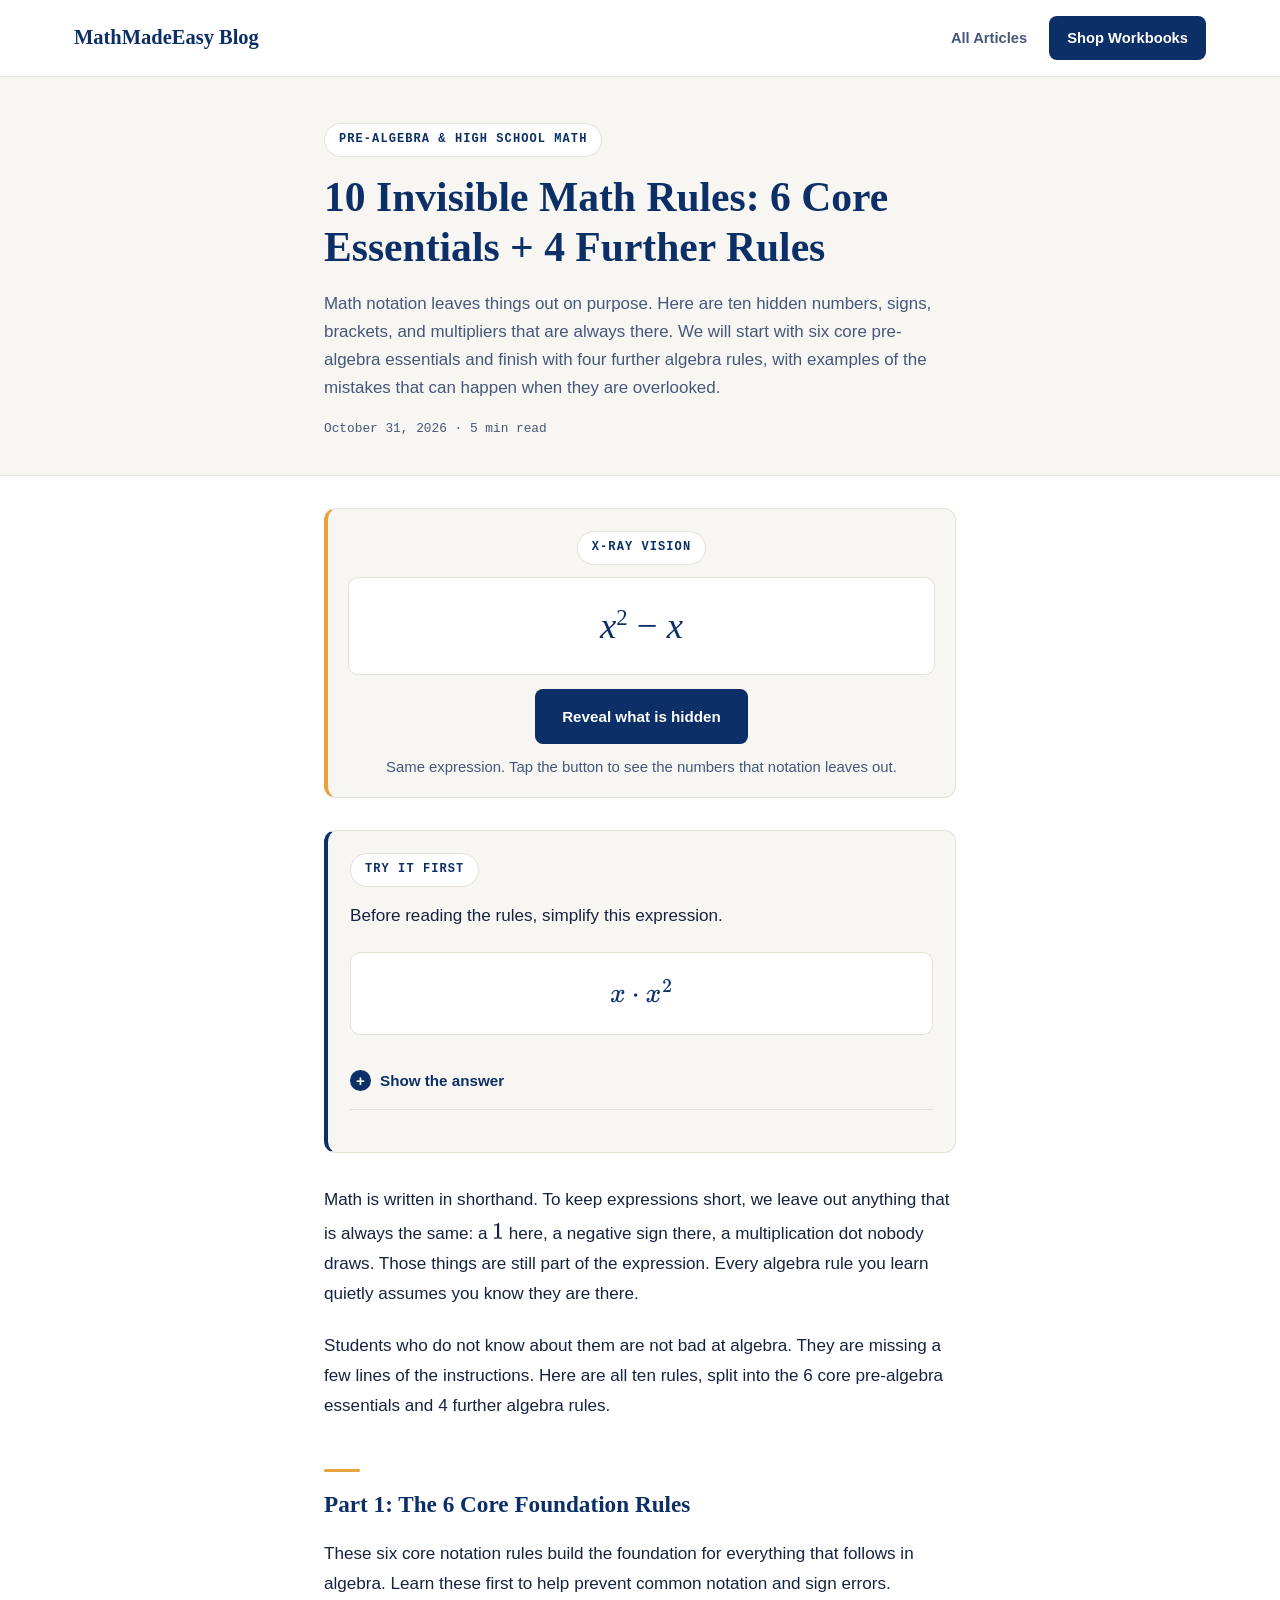
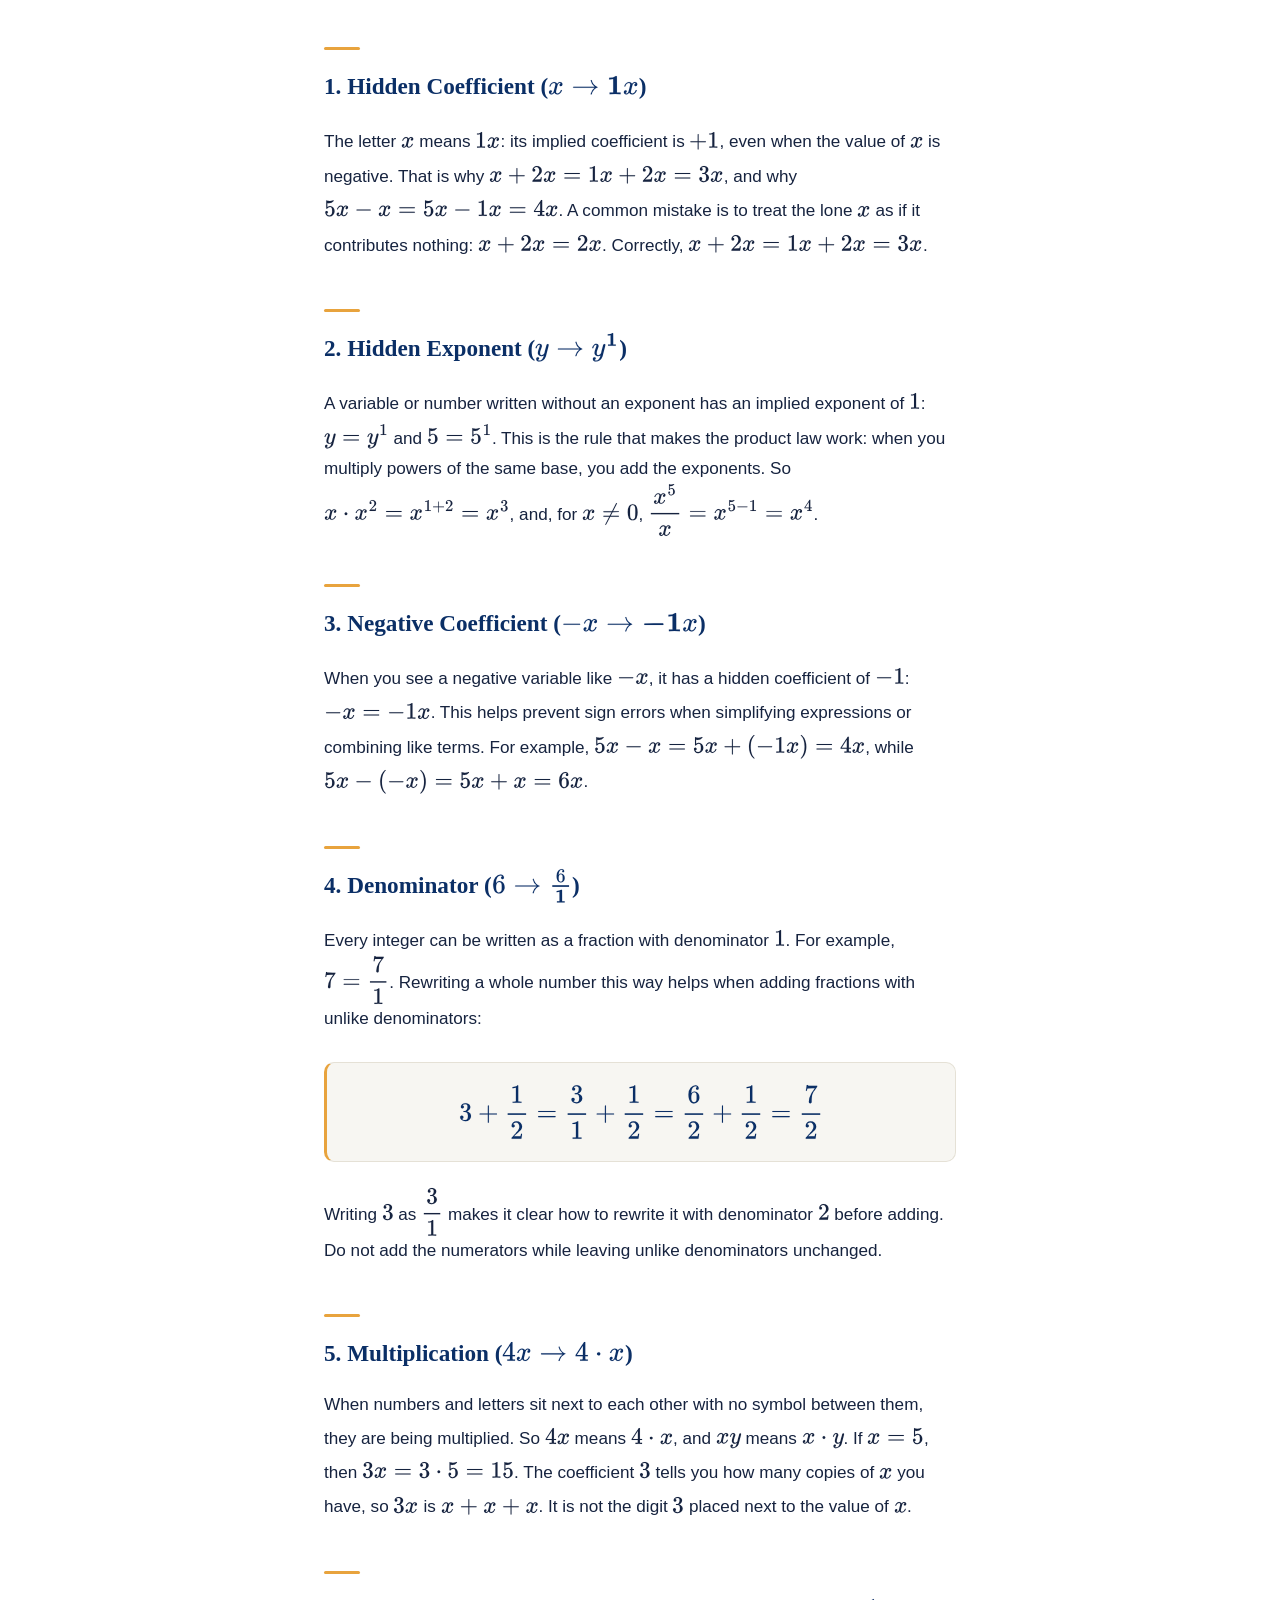
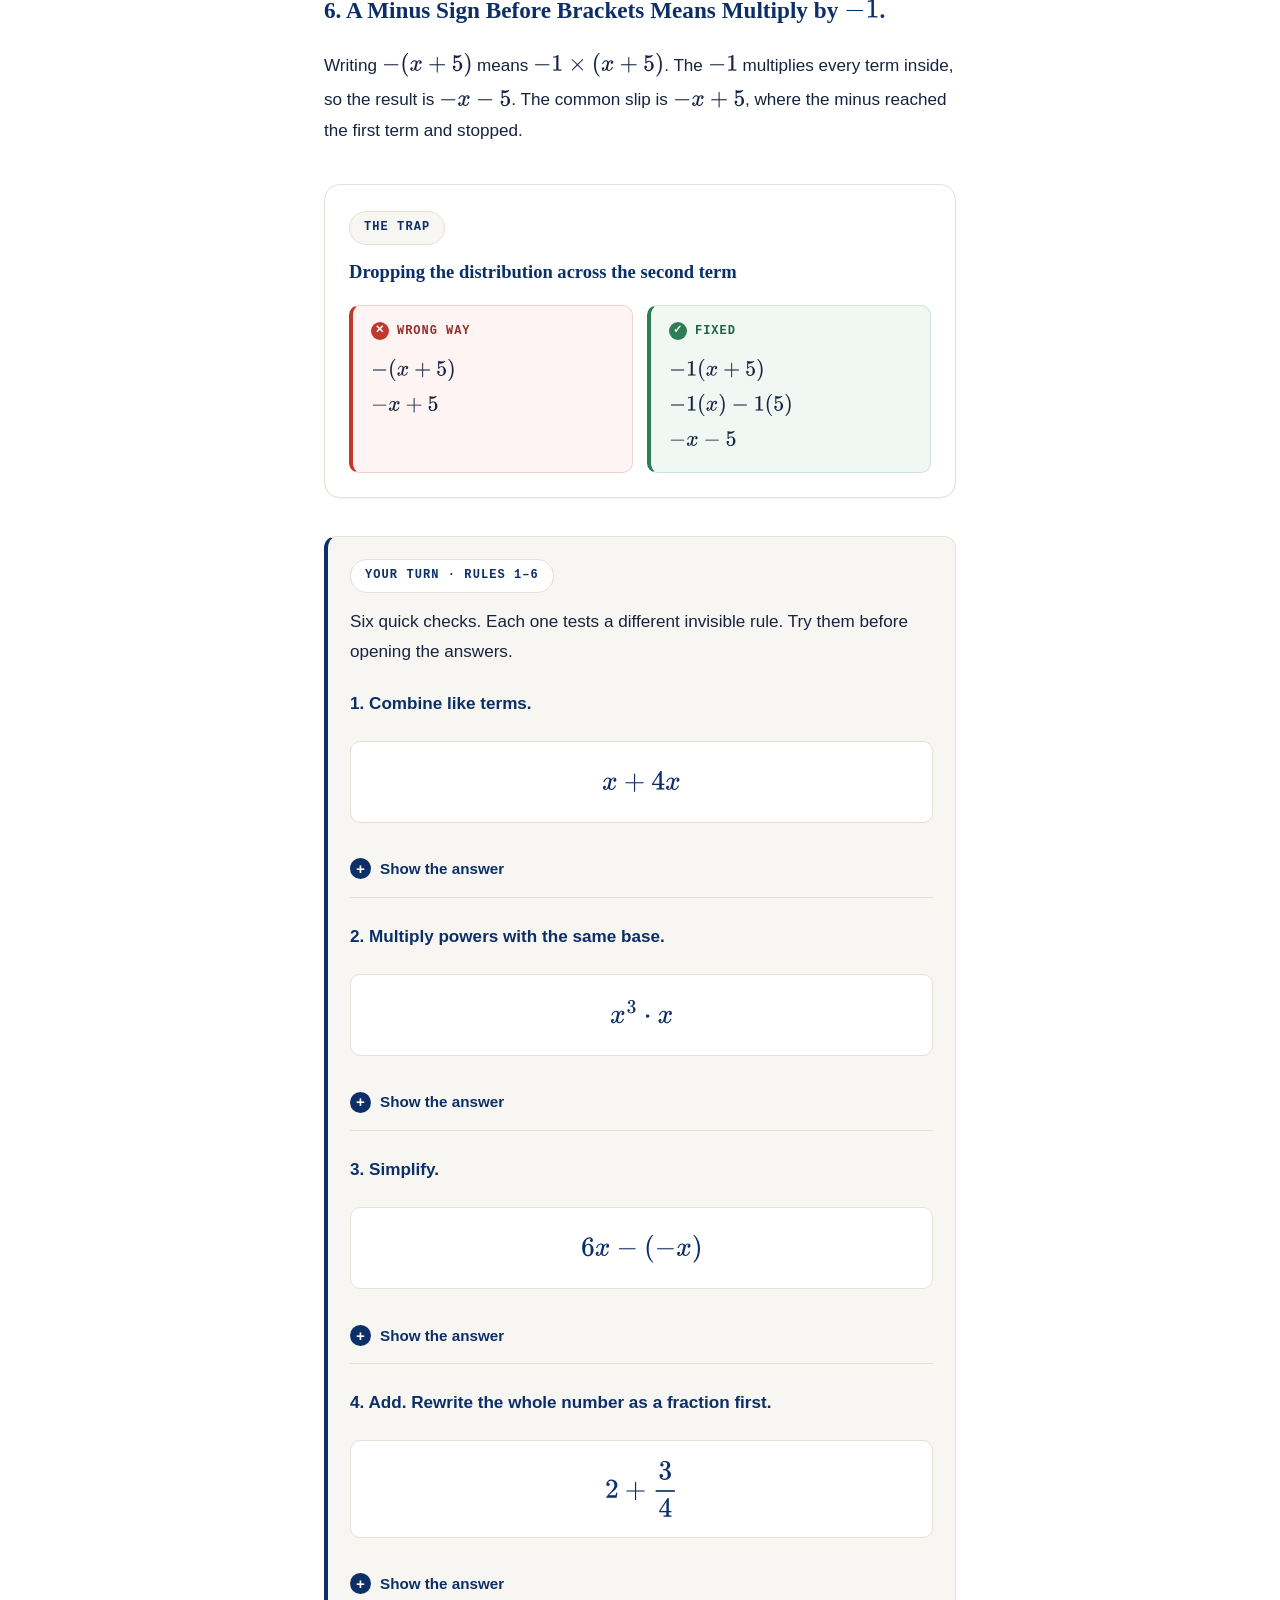
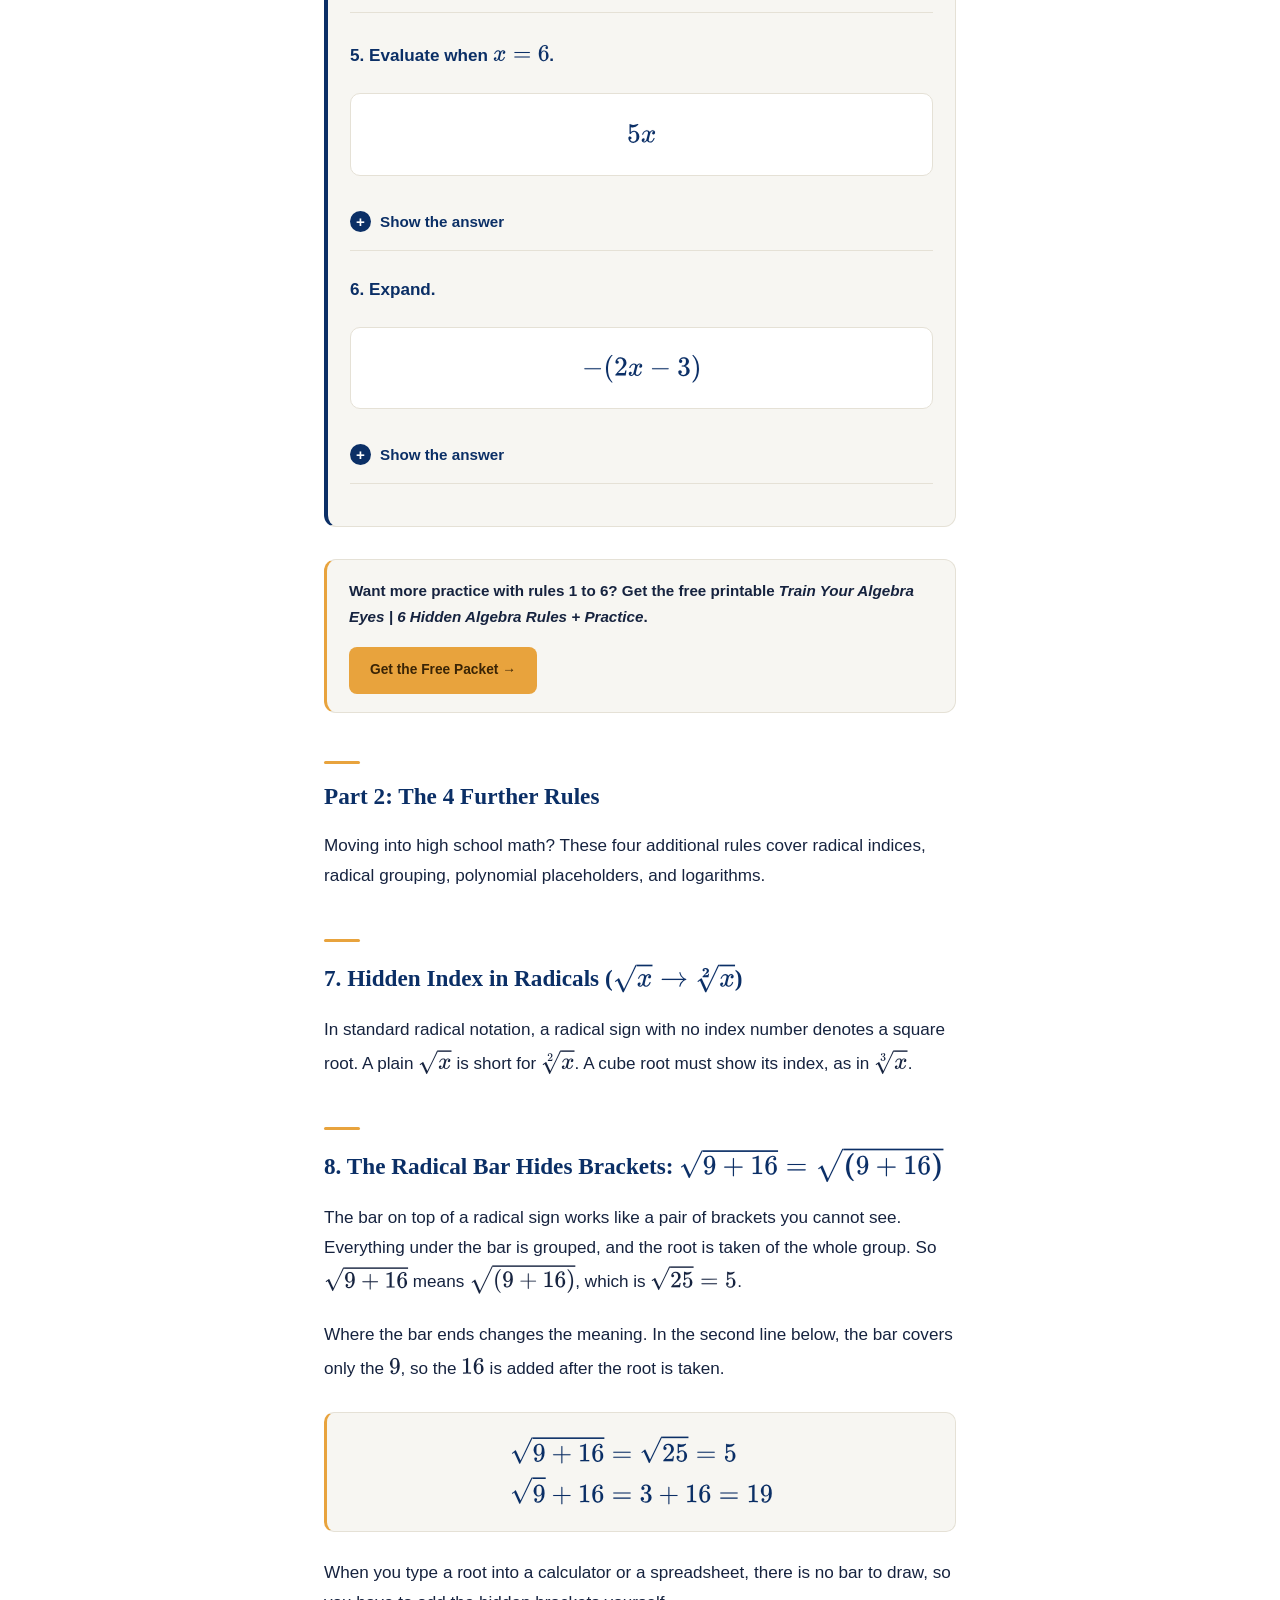
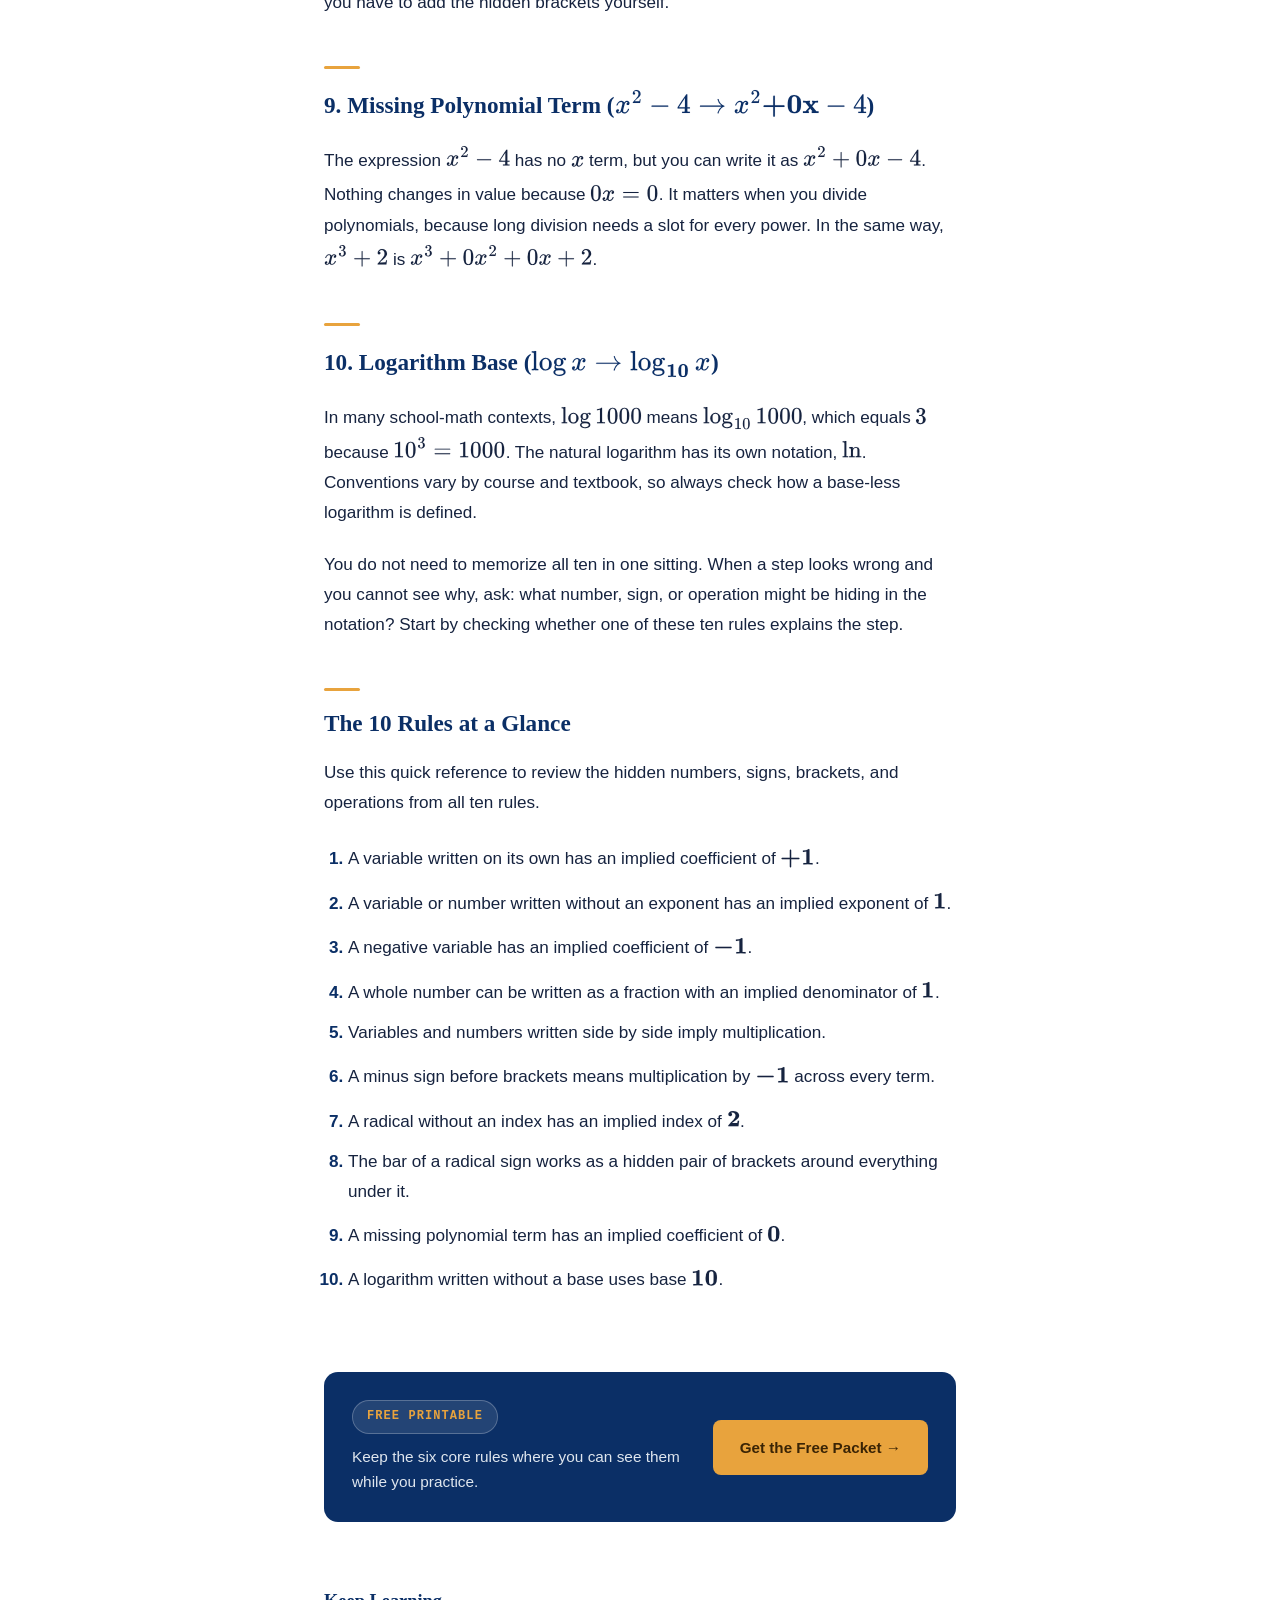
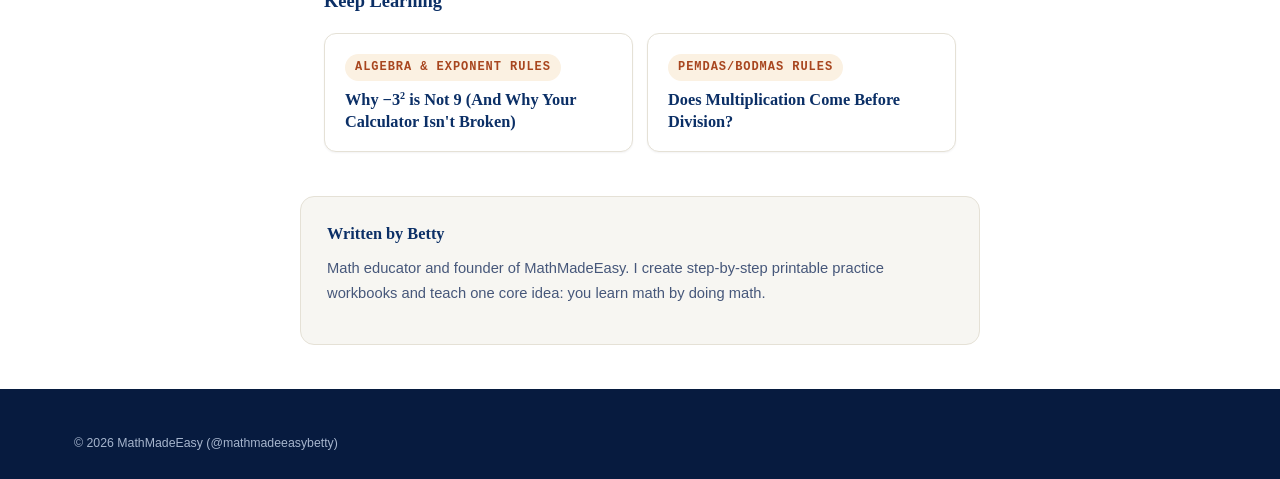
<file: blog/invisible-math-rules.html>
<!DOCTYPE html>
<html lang="en">
<head>
<meta charset="UTF-8">
<meta name="viewport" content="width=device-width, initial-scale=1.0">
<title>10 Invisible Math Rules in Algebra | MathMadeEasy</title>
<meta name="description" content="Ten hidden rules of algebra notation: invisible 1s, signs, exponents and more. Six core essentials plus four further rules, with examples and practice.">
<meta property="og:title" content="10 Invisible Math Rules: 6 Core Essentials + 4 Further Rules | MathMadeEasy">
<meta property="og:description" content="Math hides coefficients, exponents, signs and denominators in plain sight. Learn 6 essential pre-algebra rules plus 4 further algebra extensions.">
<meta property="og:type" content="article">
<meta property="og:url" content="https://mathmadeeasybetty.com/blog/invisible-math-rules.html">
<meta property="og:image" content="https://mathmadeeasybetty.com/og_image.png">
<meta property="og:image:width" content="1200">
<meta property="og:image:height" content="630">
<meta property="og:image:alt" content="MathMadeEasy: 10 invisible math rules in algebra.">
<meta property="og:site_name" content="MathMadeEasy">
<link rel="canonical" href="https://mathmadeeasybetty.com/blog/invisible-math-rules.html">
<meta name="twitter:card" content="summary_large_image">
<meta name="twitter:title" content="10 Invisible Math Rules: 6 Core Essentials + 4 Further Rules | MathMadeEasy">
<meta name="twitter:description" content="Math hides coefficients, exponents, signs and denominators in plain sight. Learn 6 essential pre-algebra rules plus 4 further algebra extensions.">
<meta name="twitter:image" content="https://mathmadeeasybetty.com/og_image.png">

<script>
  window.MathJax = {
    tex: { inlineMath: [['$', '$']], macros: { hid: ['\\mathbf{#1}', 1] } },
    svg: { scale: 1.15 }
  };
</script>
<script defer src="/mathjax-local.js" onerror="var s=document.createElement('script');s.src='https://cdnjs.cloudflare.com/ajax/libs/mathjax/3.2.2/es5/tex-svg.js';document.head.appendChild(s);"></script>
<link rel="icon" href="/blog/favicon.ico">
<link rel="stylesheet" href="style.css">
<style>
/* ---------- X-ray widget (invisible-math-rules post) ----------
   Pure CSS toggle on a native checkbox: no JavaScript, works offline.
   Hidden parts are real text nodes, not MathJax, so they show instantly. */
.xray{ background:var(--paper); border:1px solid var(--line); border-left:4px solid var(--gold); border-radius:12px; padding:22px 20px 18px; margin:0 0 30px; text-align:center; }
.xray .eyebrow{ background:var(--white); margin-bottom:12px; }
.xray-input{ position:absolute; opacity:0; width:1px; height:1px; }
.xray-expr{ font-family:var(--font-display); font-size:clamp(1.7rem,7vw,2.3rem); color:var(--navy); background:var(--white); border:1px solid var(--line); border-radius:10px; padding:18px 12px; margin-bottom:14px; overflow-x:auto; }
.xray-expr .xr{ display:none; font-weight:700; text-decoration:underline; text-decoration-style:dotted; text-underline-offset:5px; }
.xray-input:checked ~ .xray-expr .xr{ display:inline; }
.xray-btn .xr-on, .xray-input:checked ~ .xray-btn .xr-off{ display:none; }
.xray-input:checked ~ .xray-btn .xr-on{ display:inline; }
.xray-input:focus-visible ~ .xray-btn{ outline:3px solid var(--gold); outline-offset:3px; }
.xray-btn{ min-height:44px; }
.xray .xray-note{ font-size:0.93rem; color:var(--ink-soft); margin:12px 0 0; line-height:1.5; }
</style>

<script type="application/ld+json">
{
  "@context": "https://schema.org",
  "@type": "BlogPosting",
  "headline": "10 Invisible Math Rules: 6 Core Essentials + 4 Further Rules",
  "description": "Math hides coefficients, exponents, signs and denominators in plain sight. Learn 6 essential pre-algebra rules plus 4 further algebra extensions.",
  "image": "https://mathmadeeasybetty.com/og_image.png",
  "datePublished": "2026-10-31",
  "dateModified": "2026-11-01",
  "inLanguage": "en",
  "author": {
    "@type": "Person",
    "name": "Betty",
    "url": "https://mathmadeeasybetty.com/",
    "jobTitle": "Math educator",
    "sameAs": ["https://www.youtube.com/@mathmadeeasybetty"]
  },
  "publisher": {
    "@type": "Organization",
    "name": "MathMadeEasy",
    "url": "https://mathmadeeasybetty.com/",
    "logo": {
      "@type": "ImageObject",
      "url": "https://mathmadeeasybetty.com/og_image.png"
    }
  },
  "isPartOf": { "@id": "https://mathmadeeasybetty.com/blog/#blog" },
  "mainEntityOfPage": {
    "@type": "WebPage",
    "@id": "https://mathmadeeasybetty.com/blog/invisible-math-rules.html"
  }
}
</script>
</head>
<body>

<header class="site-nav">
  <div class="nav-inner">
    <a href="index.html" class="logo">MathMadeEasy Blog</a>
    <nav class="links">
      <a href="index.html">All Articles</a>
      <a href="https://resources.mathmadeeasybetty.com" target="_blank" rel="noopener" class="nav-cta">Shop Workbooks</a>
    </nav>
  </div>
</header>

<article>

  <div class="post-hero">
    <div class="inner">
      <span class="eyebrow">Pre-Algebra &amp; High School Math</span>
      <h1>10 Invisible Math Rules: 6 Core Essentials + 4 Further Rules</h1>
      <p class="post-desc">Math notation leaves things out on purpose. Here are ten hidden numbers, signs, brackets, and multipliers that are always there. We will start with six core pre-algebra essentials and finish with four further algebra rules, with examples of the mistakes that can happen when they are overlooked.</p>
      <div class="post-meta">October 31, 2026 &middot; 5 min read</div>
    </div>
  </div>

  <div class="post-body" style="padding-top: 32px;">

    <div class="xray">
      <span class="eyebrow">X-ray vision</span>
      <input type="checkbox" id="xray-toggle" class="xray-input">
      <div class="xray-expr" aria-live="polite"><span class="xr">1</span><i>x</i><sup>2</sup> &minus; <span class="xr">1</span><i>x</i><sup class="xr">1</sup><span class="xr"> + 0</span></div>
      <label for="xray-toggle" class="btn btn-navy xray-btn"><span class="xr-off">Reveal what is hidden</span><span class="xr-on">Hide it again</span></label>
      <p class="xray-note">Same expression. Tap the button to see the numbers that notation leaves out.</p>
    </div>

    <div class="your-turn">
      <span class="eyebrow">Try it first</span>
      <p>Before reading the rules, simplify this expression.</p>
      <p class="prompt">$x \cdot x^2$</p>
      <details>
        <summary>Show the answer</summary>
        <div class="answer">
          <p>The answer is $\mathbf{x^3}$.</p>
          <p>If you wrote $x^2$, you missed an invisible rule: a plain $x$ already has an exponent of $1$. Rule 2 below explains why that matters.</p>
        </div>
      </details>
    </div>

    <p>Math is written in shorthand. To keep expressions short, we leave out anything that is always the same: a $1$ here, a negative sign there, a multiplication dot nobody draws. Those things are still part of the expression. Every algebra rule you learn quietly assumes you know they are there.</p>

    <p>Students who do not know about them are not bad at algebra. They are missing a few lines of the instructions. Here are all ten rules, split into the 6 core pre-algebra essentials and 4 further algebra rules.</p>

    <h2>Part 1: The 6 Core Foundation Rules</h2>
    <p>These six core notation rules build the foundation for everything that follows in algebra. Learn these first to help prevent common notation and sign errors.</p>

    <h2>1. Hidden Coefficient ($x \rightarrow \hid{1}x$)</h2>
    <p>The letter $x$ means $1x$: its implied coefficient is $+1$, even when the value of $x$ is negative. That is why $x + 2x = 1x + 2x = 3x$, and why $5x - x = 5x - 1x = 4x$. A common mistake is to treat the lone $x$ as if it contributes nothing: $x+2x=2x$. Correctly, $x+2x=1x+2x=3x$.</p>

    <h2>2. Hidden Exponent ($y \rightarrow y^{\hid{1}}$)</h2>
    <p>A variable or number written without an exponent has an implied exponent of $1$: $y=y^1$ and $5=5^1$. This is the rule that makes the product law work: when you multiply powers of the same base, you add the exponents. So $x \cdot x^2 = x^{1+2} = x^3$, and, for $x\ne0$, $\dfrac{x^5}{x} = x^{5-1} = x^4$.</p>

    <h2>3. Negative Coefficient ($-x \rightarrow \hid{-1}x$)</h2>
    <p>When you see a negative variable like $-x$, it has a hidden coefficient of $-1$: $-x=-1x$. This helps prevent sign errors when simplifying expressions or combining like terms. For example, $5x-x=5x+(-1x)=4x$, while $5x-(-x)=5x+x=6x$.</p>

    <h2>4. Denominator ($6 \rightarrow \frac{6}{\hid{1}}$)</h2>
    <p>Every integer can be written as a fraction with denominator $1$. For example, $7=\dfrac{7}{1}$. Rewriting a whole number this way helps when adding fractions with unlike denominators:</p>

    <div class="math-display">$3 + \dfrac{1}{2} = \dfrac{3}{1} + \dfrac{1}{2} = \dfrac{6}{2} + \dfrac{1}{2} = \dfrac{7}{2}$</div>

    <p>Writing $3$ as $\dfrac{3}{1}$ makes it clear how to rewrite it with denominator $2$ before adding. Do not add the numerators while leaving unlike denominators unchanged.</p>

    <h2>5. Multiplication ($4x \rightarrow 4 \cdot x$)</h2>
    <p>When numbers and letters sit next to each other with no symbol between them, they are being multiplied. So $4x$ means $4 \cdot x$, and $xy$ means $x \cdot y$. If $x=5$, then $3x=3\cdot5=15$. The coefficient $3$ tells you how many copies of $x$ you have, so $3x$ is $x+x+x$. It is not the digit $3$ placed next to the value of $x$.</p>

    <h2>6. A Minus Sign Before Brackets Means Multiply by $-1$. </h2>
    <p>Writing $-(x + 5)$ means $-1 \times (x + 5)$. The $-1$ multiplies every term inside, so the result is $-x - 5$. The common slip is $-x + 5$, where the minus reached the first term and stopped.</p>

    <div class="trap-card">
      <span class="eyebrow">The Trap</span>
      <h3>Dropping the distribution across the second term</h3>
      <div class="trap-row">
        <div class="trap-col trap-wrong">
          <span class="trap-label">Wrong way</span>
          <p>
            $-(x + 5)$<br>
            $-x + 5$
          </p>
        </div>
        <div class="trap-col trap-right">
          <span class="trap-label">Fixed</span>
          <p>
            $-1(x + 5)$<br>
            $-1(x) - 1(5)$<br>
            $-x - 5$
          </p>
        </div>
      </div>
    </div>

    <div class="your-turn">
      <span class="eyebrow">Your turn · Rules 1–6</span>
      <p>Six quick checks. Each one tests a different invisible rule. Try them before opening the answers.</p>

      <p><strong>1. Combine like terms.</strong></p>
      <p class="prompt">$x + 4x$</p>
      <details>
        <summary>Show the answer</summary>
        <div class="answer">
          <p>$\hid{1}x + 4x = 5x$</p>
          <p>The lone $x$ contributes one $x$.</p>
        </div>
      </details>

      <p><strong>2. Multiply powers with the same base.</strong></p>
      <p class="prompt">$x^3 \cdot x$</p>
      <details>
        <summary>Show the answer</summary>
        <div class="answer">
          <p>$x^3 \cdot x^{\hid{1}} = x^{3+1} = x^4$</p>
          <p>The plain $x$ has an implied exponent of $1$.</p>
        </div>
      </details>

      <p><strong>3. Simplify.</strong></p>
      <p class="prompt">$6x - (-x)$</p>
      <details>
        <summary>Show the answer</summary>
        <div class="answer">
          <p>$6x - (-\hid{1}x) = 6x + x = 7x$</p>
          <p>The negative variable $-x$ means $-1x$. Subtracting it is adding $x$.</p>
        </div>
      </details>

      <p><strong>4. Add. Rewrite the whole number as a fraction first.</strong></p>
      <p class="prompt">$2 + \dfrac{3}{4}$</p>
      <details>
        <summary>Show the answer</summary>
        <div class="answer">
          <p>$\dfrac{2}{\hid{1}} + \dfrac{3}{4} = \dfrac{8}{4} + \dfrac{3}{4} = \dfrac{11}{4}$</p>
          <p>The whole number $2$ has an implied denominator of $1$.</p>
        </div>
      </details>

      <p><strong>5. Evaluate when $x=6$.</strong></p>
      <p class="prompt">$5x$</p>
      <details>
        <summary>Show the answer</summary>
        <div class="answer">
          <p>$5 \cdot 6 = 30$</p>
          <p>Writing $5$ next to $x$ means multiplication, not placing the digits side by side.</p>
        </div>
      </details>

      <p><strong>6. Expand.</strong></p>
      <p class="prompt">$-(2x - 3)$</p>
      <details>
        <summary>Show the answer</summary>
        <div class="answer">
          <p>$\hid{-1}(2x - 3) = -2x + 3$</p>
          <p>The hidden $-1$ multiplies both terms.</p>
        </div>
      </details>
    </div>

    <div class="mini-cta">
      <p>Want more practice with rules 1 to 6? Get the free printable <em>Train Your Algebra Eyes | 6 Hidden Algebra Rules + Practice</em>.</p>
      <a class="btn btn-gold" href="https://resources.mathmadeeasybetty.com/b/lntHx" target="_blank" rel="noopener">Get the Free Packet &rarr;</a>
    </div>

    <h2>Part 2: The 4 Further Rules</h2>
    <p>Moving into high school math? These four additional rules cover radical indices, radical grouping, polynomial placeholders, and logarithms.</p>

    <h2>7. Hidden Index in Radicals ($\sqrt{x} \rightarrow \sqrt[\hid{2}]{x}$)</h2>
    <p>In standard radical notation, a radical sign with no index number denotes a square root. A plain $\sqrt{x}$ is short for $\sqrt[2]{x}$. A cube root must show its index, as in $\sqrt[3]{x}$.</p>

    <h2>8. The Radical Bar Hides Brackets: $\sqrt{9+16} = \sqrt{\hid{(}9+16\hid{)}}$</h2>
    <p>The bar on top of a radical sign works like a pair of brackets you cannot see. Everything under the bar is grouped, and the root is taken of the whole group. So $\sqrt{9+16}$ means $\sqrt{(9+16)}$, which is $\sqrt{25} = 5$.</p>

    <p>Where the bar ends changes the meaning. In the second line below, the bar covers only the $9$, so the $16$ is added after the root is taken.</p>

    <div class="math-display">$\begin{aligned}\sqrt{9+16} &= \sqrt{25} = 5\\ \sqrt{9}+16 &= 3+16 = 19\end{aligned}$</div>

    <p>When you type a root into a calculator or a spreadsheet, there is no bar to draw, so you have to add the hidden brackets yourself.</p>

    <h2>9. Missing Polynomial Term ($x^2 - 4 \rightarrow x^2 \hid{+0x} - 4$)</h2>
    <p>The expression $x^2 - 4$ has no $x$ term, but you can write it as $x^2 + 0x - 4$. Nothing changes in value because $0x=0$. It matters when you divide polynomials, because long division needs a slot for every power. In the same way, $x^3 + 2$ is $x^3 + 0x^2 + 0x + 2$.</p>

    <h2>10. Logarithm Base ($\log x \rightarrow \log_{\hid{10}} x$)</h2>
    <p>In many school-math contexts, $\log 1000$ means $\log_{10} 1000$, which equals $3$ because $10^3=1000$. The natural logarithm has its own notation, $\ln$. Conventions vary by course and textbook, so always check how a base-less logarithm is defined.</p>

    <p>You do not need to memorize all ten in one sitting. When a step looks wrong and you cannot see why, ask: what number, sign, or operation might be hiding in the notation? Start by checking whether one of these ten rules explains the step.</p>

    <h2>The 10 Rules at a Glance</h2>
    <p>Use this quick reference to review the hidden numbers, signs, brackets, and operations from all ten rules.</p>
    <ol>
      <li>A variable written on its own has an implied coefficient of $\hid{+1}$.</li>
      <li>A variable or number written without an exponent has an implied exponent of $\hid{1}$.</li>
      <li>A negative variable has an implied coefficient of $\hid{-1}$.</li>
      <li>A whole number can be written as a fraction with an implied denominator of $\hid{1}$.</li>
      <li>Variables and numbers written side by side imply multiplication.</li>
      <li>A minus sign before brackets means multiplication by $\hid{-1}$ across every term.</li>
      <li>A radical without an index has an implied index of $\hid{2}$.</li>
      <li>The bar of a radical sign works as a hidden pair of brackets around everything under it.</li>
      <li>A missing polynomial term has an implied coefficient of $\hid{0}$.</li>
      <li>A logarithm written without a base uses base $\hid{10}$.</li>
    </ol>
  </div>

  <div class="post-cta-wrap">
    <div class="post-cta">
      <div class="post-cta-text">
        <span class="eyebrow on-dark">Free Printable</span>
        <p>Keep the six core rules where you can see them while you practice.</p>
      </div>
      <a class="btn btn-gold" href="https://resources.mathmadeeasybetty.com/b/lntHx" target="_blank" rel="noopener">Get the Free Packet &rarr;</a>
    </div>
  </div>

  <div class="related-posts">
    <h2>Keep Learning</h2>
    <div class="related-grid">
      <a href="calculator-negative-square-trap.html">
        <span class="post-tag">Algebra &amp; Exponent Rules</span>
        <h3>Why &minus;3<sup>2</sup> is Not 9 (And Why Your Calculator Isn't Broken)</h3>
      </a>
      <a href="pemdas-trap.html">
        <span class="post-tag">PEMDAS/BODMAS Rules</span>
        <h3>Does Multiplication Come Before Division?</h3>
      </a>
    </div>
  </div>

  <div class="author-box">
    <h4>Written by Betty</h4>
    <p class="author-bio">
      Math educator and founder of MathMadeEasy. I create step-by-step printable practice workbooks and teach one core idea: you learn math by doing math.
    </p>
  </div>

</article>

<footer>
  <div class="wrap">
    <div class="footer-bottom">
      <span>&copy; <span id="year"></span> MathMadeEasy (@mathmadeeasybetty)</span>
    </div>
  </div>
</footer>

<script>
  document.getElementById('year').textContent = new Date().getFullYear();
</script>
</body>
</html>
</file>
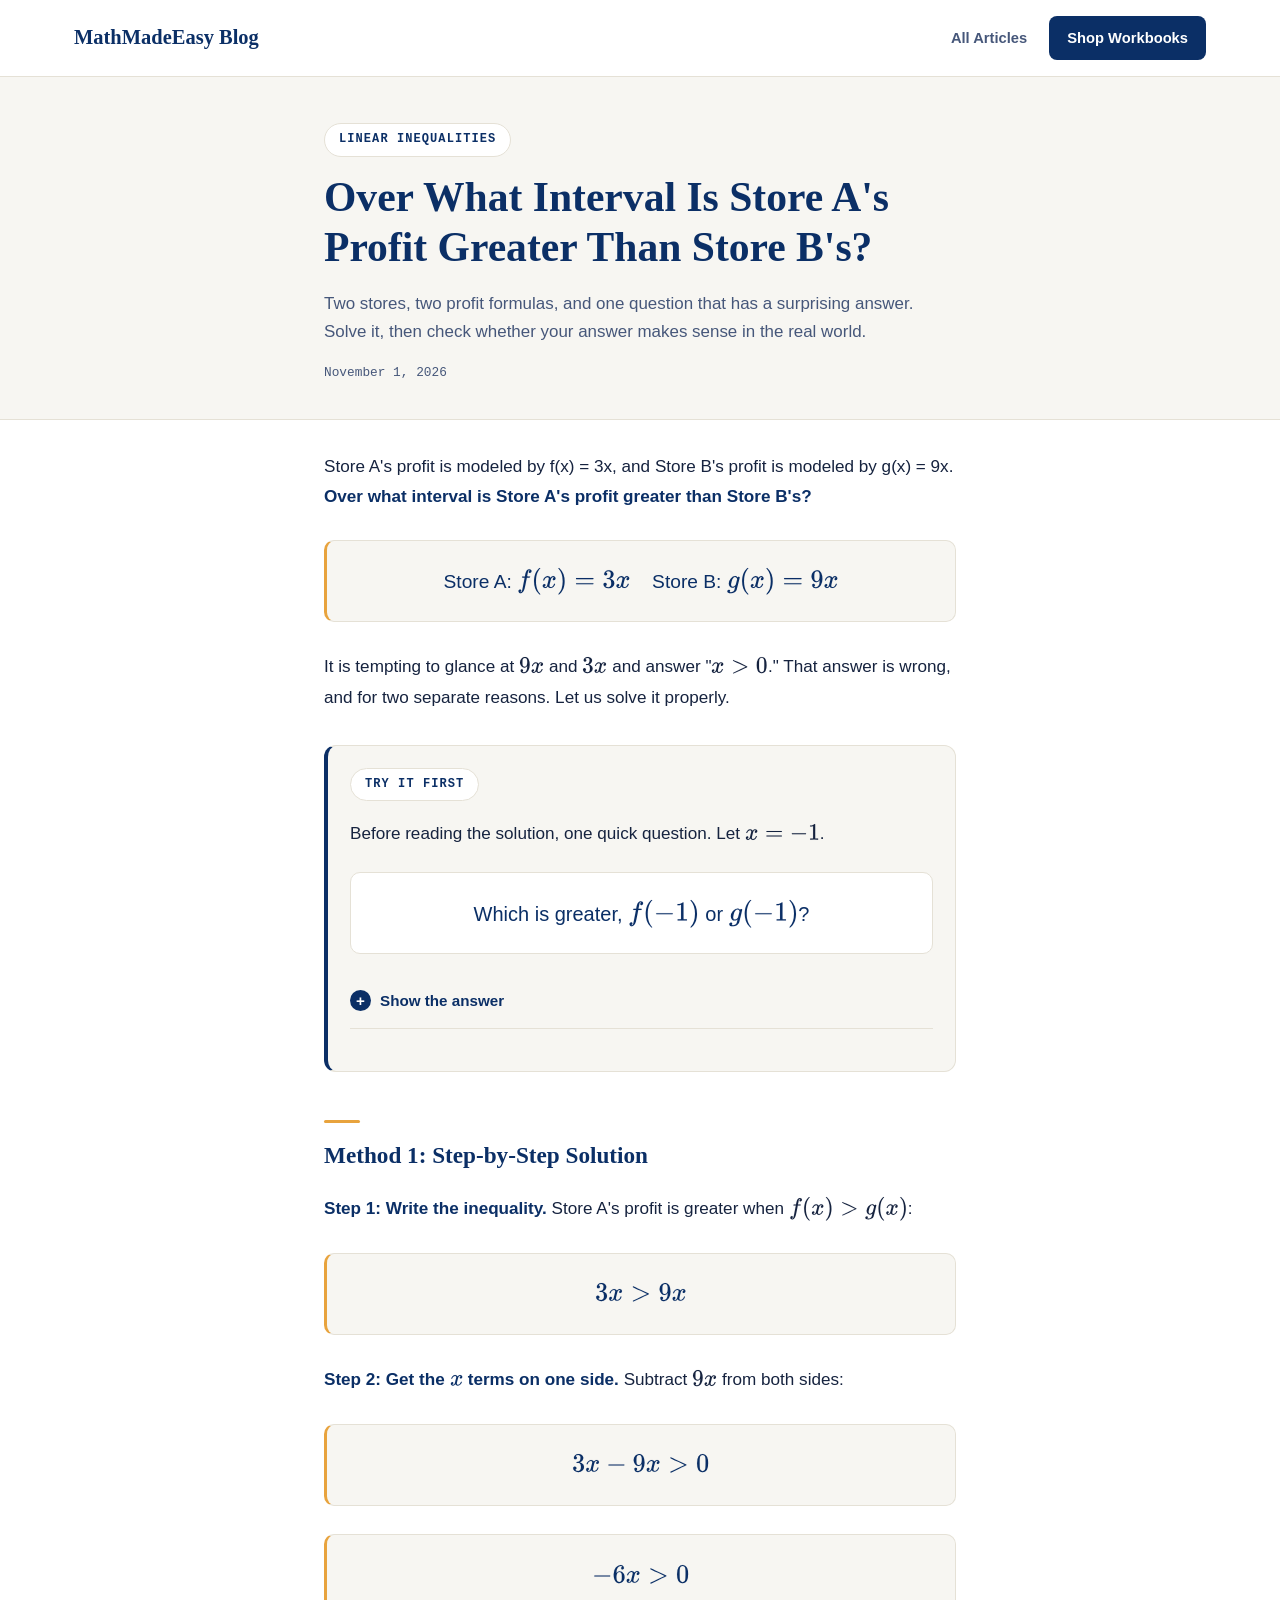
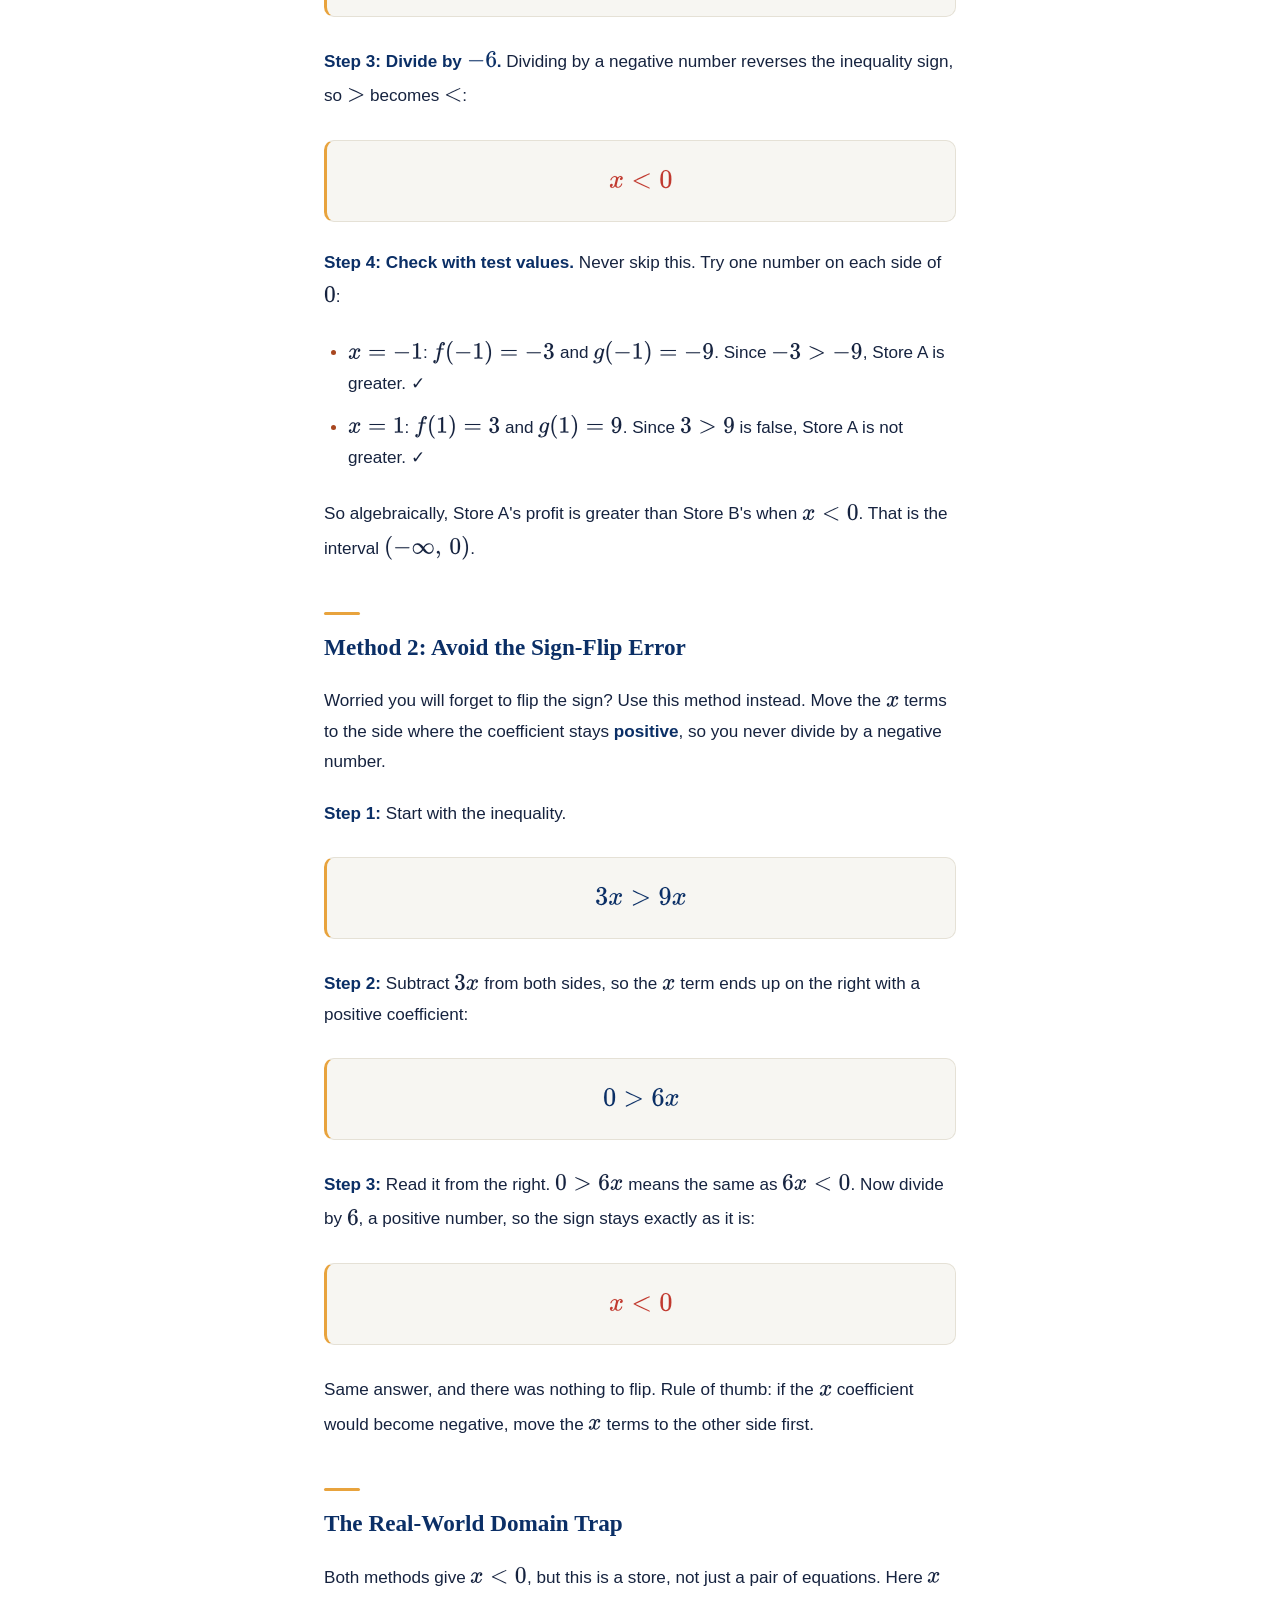
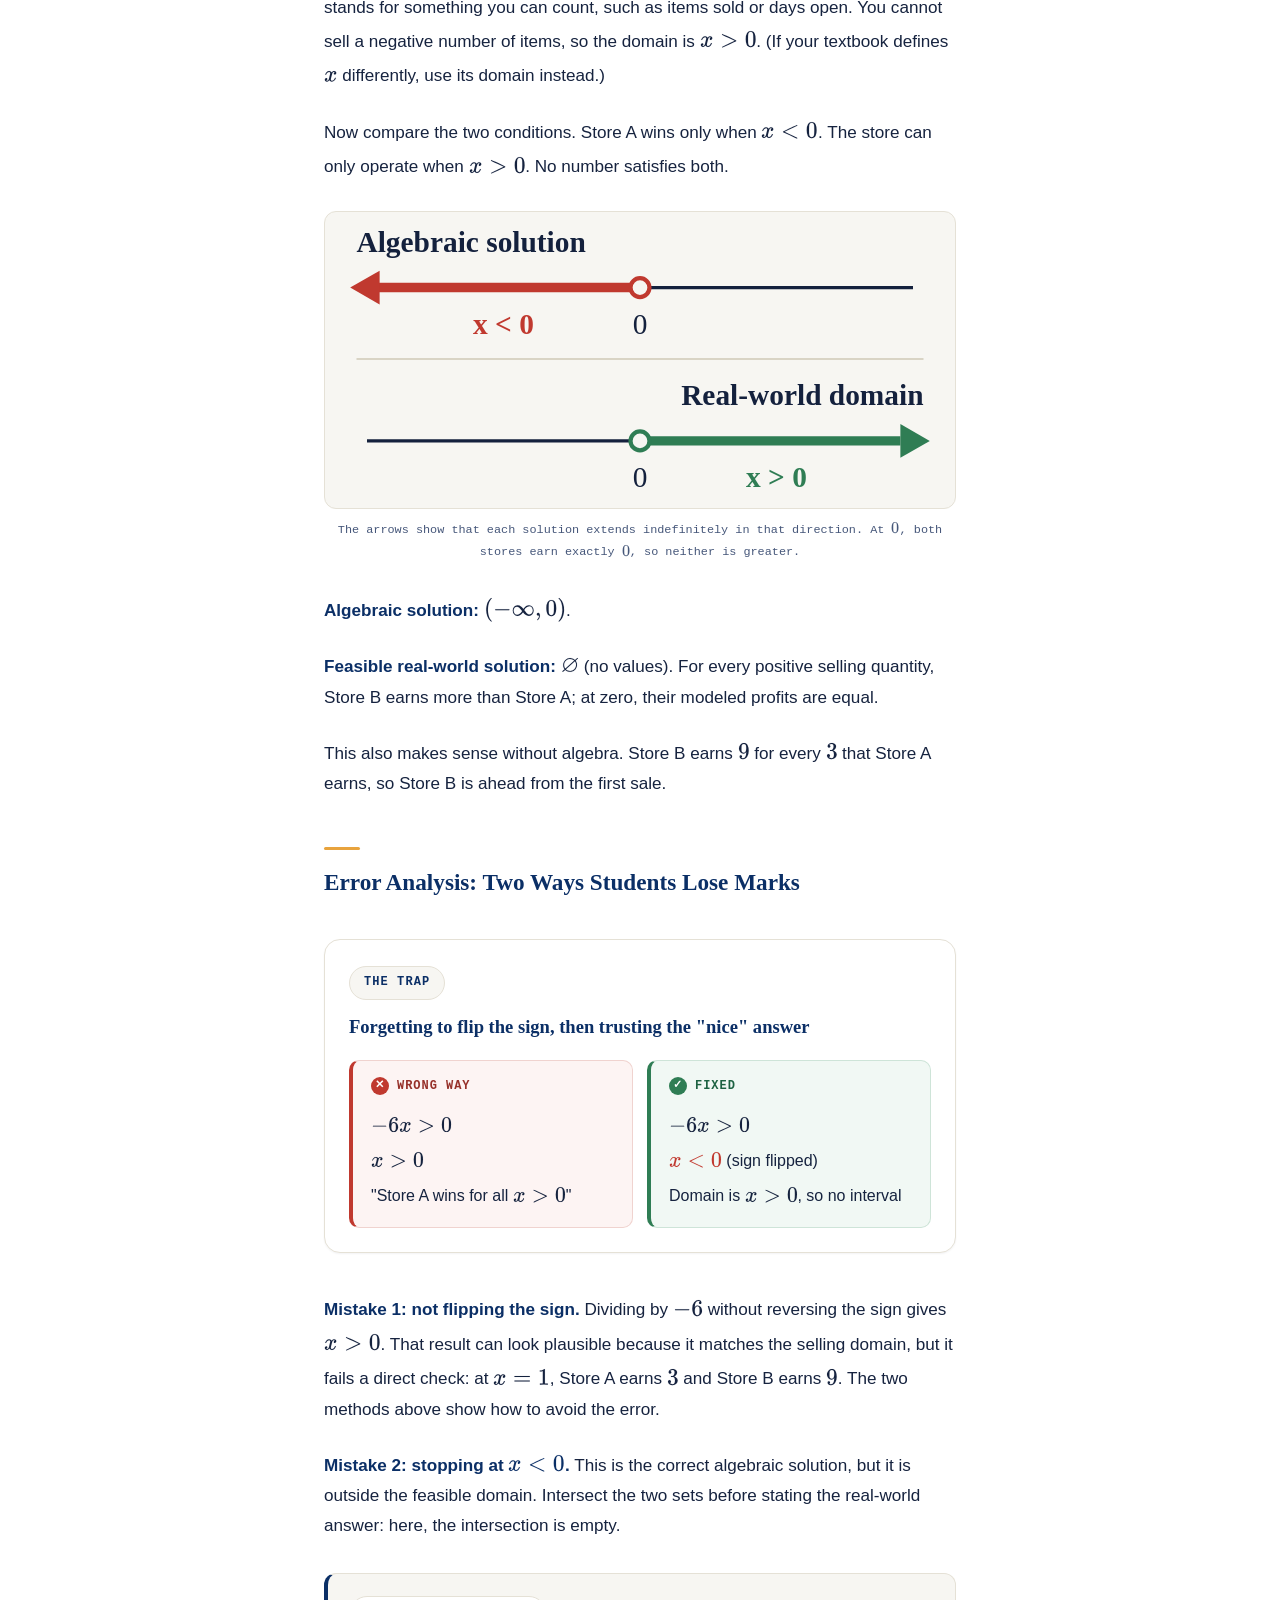
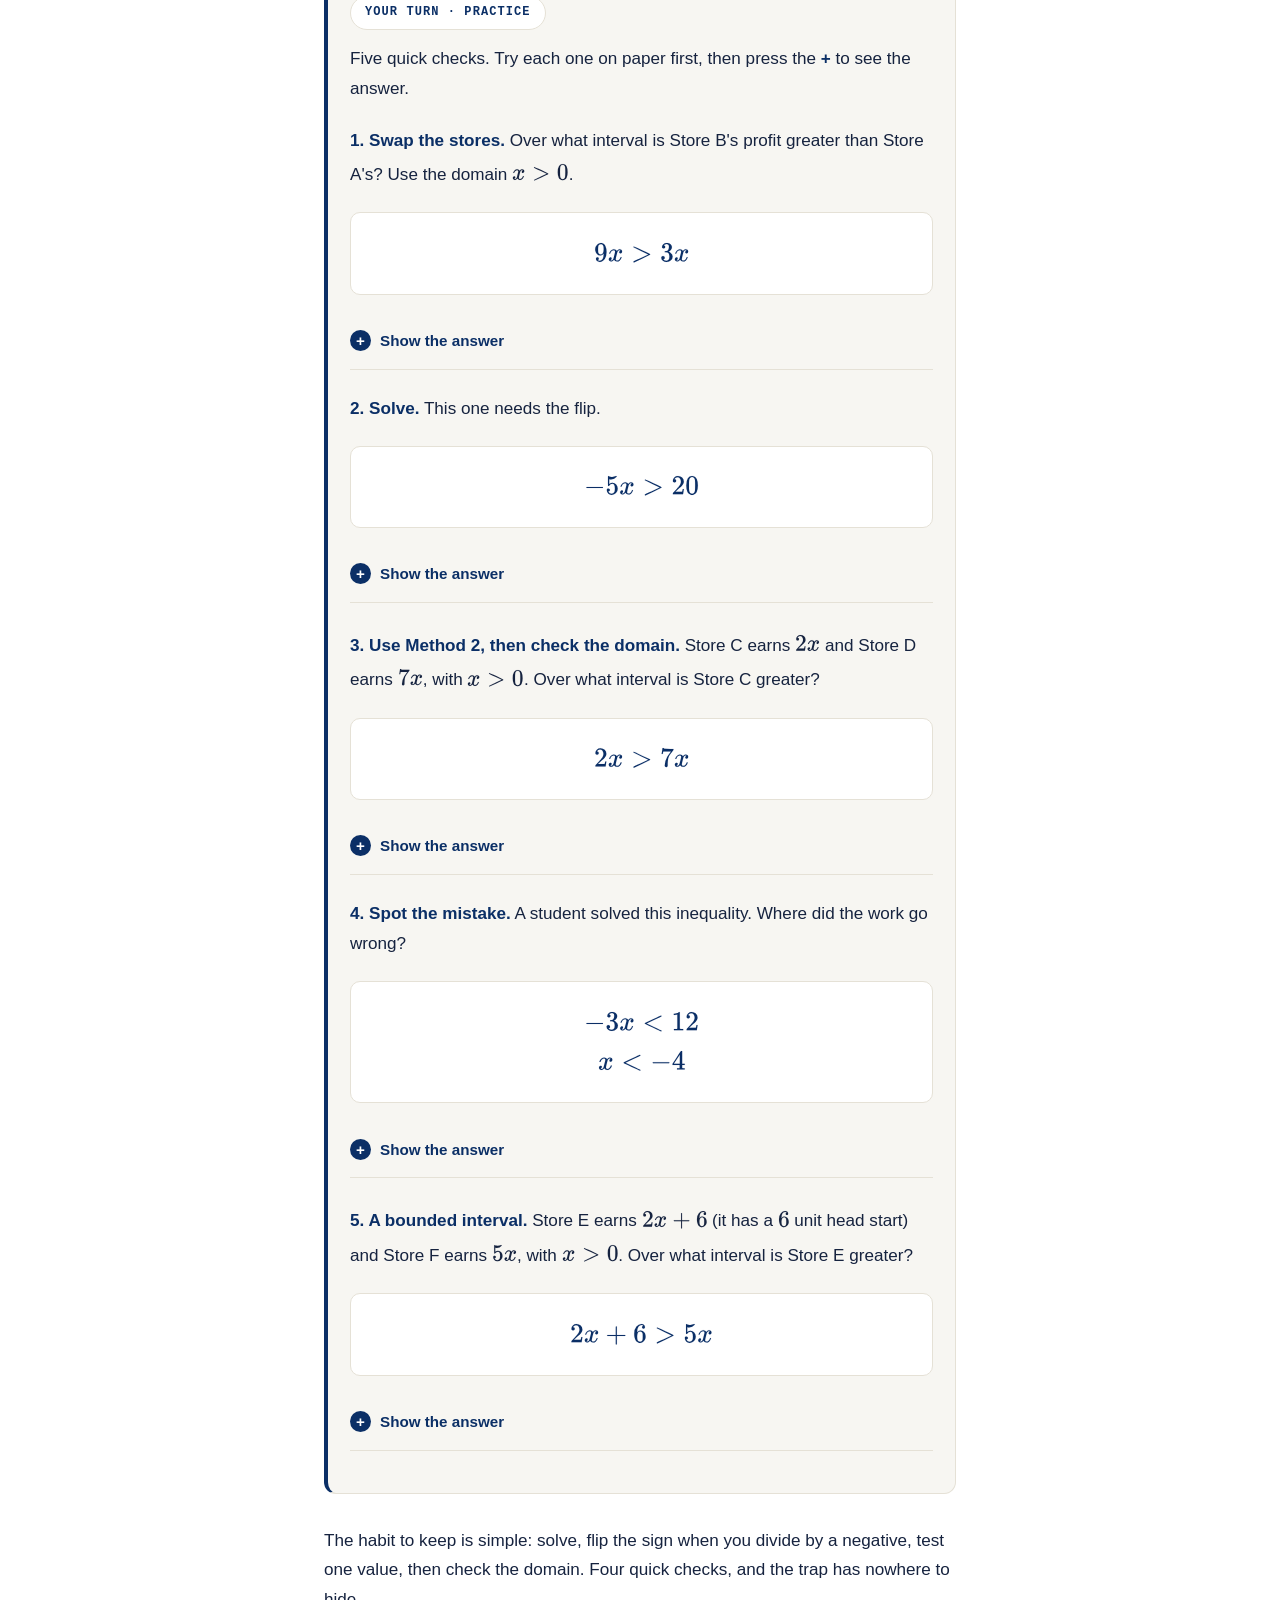
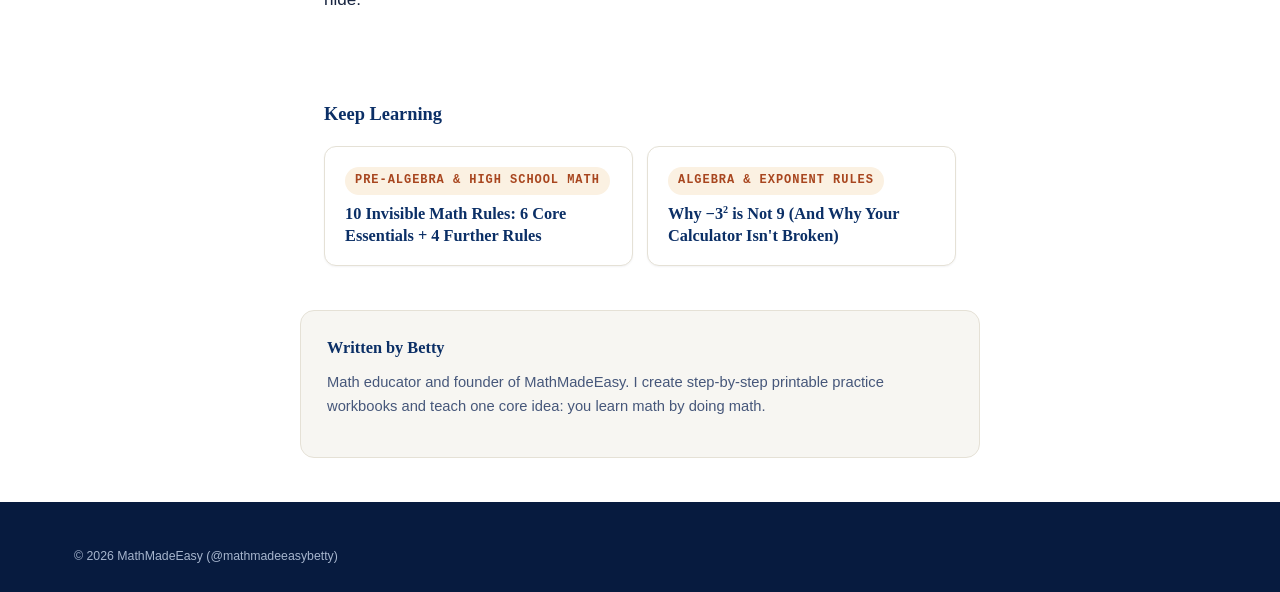
<file: blog/linear-inequalities-profit-trap.html>
<!DOCTYPE html>
<html lang="en">
<head>
<meta charset="UTF-8">
<meta name="viewport" content="width=device-width, initial-scale=1.0">
<title>Over What Interval Is Store A's Profit Greater Than Store B's? | MathMadeEasy</title>
<meta name="description" content="Store A earns 3x and Store B earns 9x. Solve the inequality step by step, then check the real-world domain.">
<meta property="og:title" content="Over What Interval Is Store A's Profit Greater Than Store B's? | MathMadeEasy">
<meta property="og:description" content="Store A earns 3x and Store B earns 9x. Solve the inequality step by step, then check the real-world domain.">
<meta property="og:type" content="article">
<meta property="og:url" content="https://mathmadeeasybetty.com/blog/linear-inequalities-profit-trap.html">
<meta property="og:image" content="https://mathmadeeasybetty.com/og_image.png">
<meta property="og:image:width" content="1200">
<meta property="og:image:height" content="630">
<meta property="og:image:alt" content="MathMadeEasy: comparing two profit functions with a linear inequality.">
<meta property="og:site_name" content="MathMadeEasy">
<link rel="canonical" href="https://mathmadeeasybetty.com/blog/linear-inequalities-profit-trap.html">
<meta name="twitter:card" content="summary_large_image">
<meta name="twitter:title" content="Over What Interval Is Store A's Profit Greater Than Store B's? | MathMadeEasy">
<meta name="twitter:description" content="Store A earns 3x and Store B earns 9x. Solve the inequality step by step, then check the real-world domain.">
<meta name="twitter:image" content="https://mathmadeeasybetty.com/og_image.png">

<script>
  window.MathJax = {
    tex: { inlineMath: [['$', '$']] },
    svg: { scale: 1.15 }
  };
</script>
<script defer src="/mathjax-local.js" onerror="var s=document.createElement('script');s.src='https://cdnjs.cloudflare.com/ajax/libs/mathjax/3.2.2/es5/tex-svg.js';document.head.appendChild(s);"></script>
<link rel="icon" href="/blog/favicon.ico">
<link rel="stylesheet" href="style.css">

<script type="application/ld+json">
{
  "@context": "https://schema.org",
  "@type": "BlogPosting",
  "headline": "Over What Interval Is Store A's Profit Greater Than Store B's?",
  "description": "Store A earns 3x and Store B earns 9x. Solve the inequality step by step, then check the real-world domain.",
  "image": "https://mathmadeeasybetty.com/og_image.png",
  "datePublished": "2026-11-01",
  "dateModified": "2026-11-01",
  "inLanguage": "en",
  "author": {
    "@type": "Person",
    "name": "Betty",
    "url": "https://mathmadeeasybetty.com/",
    "jobTitle": "Math educator",
    "sameAs": ["https://www.youtube.com/@mathmadeeasybetty"]
  },
  "publisher": {
    "@type": "Organization",
    "name": "MathMadeEasy",
    "url": "https://mathmadeeasybetty.com/",
    "logo": {
      "@type": "ImageObject",
      "url": "https://mathmadeeasybetty.com/og_image.png"
    }
  },
  "isPartOf": { "@id": "https://mathmadeeasybetty.com/blog/#blog" },
  "mainEntityOfPage": {
    "@type": "WebPage",
    "@id": "https://mathmadeeasybetty.com/blog/linear-inequalities-profit-trap.html"
  }
}
</script>
</head>
<body>

<header class="site-nav">
  <div class="nav-inner">
    <a href="index.html" class="logo">MathMadeEasy Blog</a>
    <nav class="links">
      <a href="index.html">All Articles</a>
      <a href="https://resources.mathmadeeasybetty.com" target="_blank" rel="noopener" class="nav-cta">Shop Workbooks</a>
    </nav>
  </div>
</header>

<article>

  <div class="post-hero">
    <div class="inner">
      <span class="eyebrow">Linear Inequalities</span>
      <h1>Over What Interval Is Store A's Profit Greater Than Store B's?</h1>
      <p class="post-desc">Two stores, two profit formulas, and one question that has a surprising answer. Solve it, then check whether your answer makes sense in the real world.</p>
      <div class="post-meta">November 1, 2026</div>
    </div>
  </div>

  <div class="post-body" style="padding-top: 32px;">

    <p>Store A's profit is modeled by f(x) = 3x, and Store B's profit is modeled by g(x) = 9x. <strong>Over what interval is Store A's profit greater than Store B's?</strong></p>

    <div class="math-display">Store A: $f(x) = 3x$ &nbsp;&nbsp; Store B: $g(x) = 9x$</div>

    <p>It is tempting to glance at $9x$ and $3x$ and answer "$x > 0$." That answer is wrong, and for two separate reasons. Let us solve it properly.</p>

    <div class="your-turn">
      <span class="eyebrow">Try it first</span>
      <p>Before reading the solution, one quick question. Let $x = -1$.</p>
      <p class="prompt">Which is greater, $f(-1)$ or $g(-1)$?</p>
      <details>
        <summary>Show the answer</summary>
        <div class="answer">
          <p>$f(-1) = 3(-1) = -3$ and $g(-1) = 9(-1) = -9$, so $f$ is greater, because $-3 > -9$.</p>
          <p>Store A only wins for negative $x$. That one fact is the whole problem.</p>
        </div>
      </details>
    </div>

    <h2>Method 1: Step-by-Step Solution</h2>

    <p><strong>Step 1: Write the inequality.</strong> Store A's profit is greater when $f(x) > g(x)$:</p>

    <div class="math-display">$3x > 9x$</div>

    <p><strong>Step 2: Get the $x$ terms on one side.</strong> Subtract $9x$ from both sides:</p>

    <div class="math-display">$3x - 9x > 0$</div>

    <div class="math-display">$-6x > 0$</div>

    <p><strong>Step 3: Divide by $-6$.</strong> Dividing by a negative number reverses the inequality sign, so $>$ becomes $<$:</p>

    <div class="math-display"><span style="color:#c0392f;">$x < 0$</span></div>

    <p><strong>Step 4: Check with test values.</strong> Never skip this. Try one number on each side of $0$:</p>
    <ul>
      <li>$x = -1$: $f(-1) = -3$ and $g(-1) = -9$. Since $-3 > -9$, Store A is greater. &#10003;</li>
      <li>$x = 1$: $f(1) = 3$ and $g(1) = 9$. Since $3 > 9$ is false, Store A is not greater. &#10003;</li>
    </ul>

    <p>So algebraically, Store A's profit is greater than Store B's when $x < 0$. That is the interval $(-\infty,\, 0)$.</p>

    <h2>Method 2: Avoid the Sign-Flip Error</h2>

    <p>Worried you will forget to flip the sign? Use this method instead. Move the $x$ terms to the side where the coefficient stays <strong>positive</strong>, so you never divide by a negative number.</p>

    <p><strong>Step 1:</strong> Start with the inequality.</p>

    <div class="math-display">$3x > 9x$</div>

    <p><strong>Step 2:</strong> Subtract $3x$ from both sides, so the $x$ term ends up on the right with a positive coefficient:</p>

    <div class="math-display">$0 > 6x$</div>

    <p><strong>Step 3:</strong> Read it from the right. $0 > 6x$ means the same as $6x < 0$. Now divide by $6$, a positive number, so the sign stays exactly as it is:</p>

    <div class="math-display"><span style="color:#c0392f;">$x < 0$</span></div>

    <p>Same answer, and there was nothing to flip. Rule of thumb: if the $x$ coefficient would become negative, move the $x$ terms to the other side first.</p>

    <h2>The Real-World Domain Trap</h2>

    <p>Both methods give $x < 0$, but this is a store, not just a pair of equations. Here $x$ stands for something you can count, such as items sold or days open. You cannot sell a negative number of items, so the domain is $x > 0$. (If your textbook defines $x$ differently, use its domain instead.)</p>

    <p>Now compare the two conditions. Store A wins only when $x < 0$. The store can only operate when $x > 0$. No number satisfies both.</p>

    <figure class="post-image" style="padding:0; margin:28px 0;">
      <svg viewBox="0 0 600 282" role="img" aria-label="Two number lines with arrows. Algebraic solution: every value to the left of 0, x less than 0, shown with an arrow pointing left. Real-world domain: every value to the right of 0, x greater than 0, shown with an arrow pointing right. The two shaded regions do not overlap, so the real-world solution is empty." style="width:100%; height:auto; display:block; background:var(--paper); border:1px solid var(--line); border-radius:12px;">
        <g font-family="Georgia, serif" font-size="28" fill="#14213d">
          <text x="30" y="38" font-weight="700">Algebraic solution</text>
          <line x1="300" y1="72" x2="560" y2="72" stroke="#14213d" stroke-width="3"/>
          <line x1="48" y1="72" x2="300" y2="72" stroke="#c0392f" stroke-width="9"/>
          <polygon points="24,72 52,56 52,88" fill="#c0392f"/>
          <circle cx="300" cy="72" r="9" fill="#f6f5f1" stroke="#c0392f" stroke-width="4"/>
          <text x="300" y="116" text-anchor="middle">0</text>
          <text x="170" y="116" text-anchor="middle" fill="#c0392f" font-weight="700">x &lt; 0</text>

          <line x1="30" y1="140" x2="570" y2="140" stroke="#d9d4c5" stroke-width="2"/>

          <text x="570" y="184" text-anchor="end" font-weight="700">Real-world domain</text>
          <line x1="40" y1="218" x2="300" y2="218" stroke="#14213d" stroke-width="3"/>
          <line x1="300" y1="218" x2="548" y2="218" stroke="#2f7d54" stroke-width="9"/>
          <polygon points="576,218 548,202 548,234" fill="#2f7d54"/>
          <circle cx="300" cy="218" r="9" fill="#f6f5f1" stroke="#2f7d54" stroke-width="4"/>
          <text x="300" y="262" text-anchor="middle">0</text>
          <text x="430" y="262" text-anchor="middle" fill="#2f7d54" font-weight="700">x &gt; 0</text>
        </g>
      </svg>
      <figcaption>The arrows show that each solution extends indefinitely in that direction. At $0$, both stores earn exactly $0$, so neither is greater.</figcaption>
    </figure>

    <p><strong>Algebraic solution:</strong> $(-\infty, 0)$.</p>
     <p><strong>Feasible real-world solution:</strong> $\varnothing$ (no values). For every positive selling quantity, Store B earns more than Store A; at zero, their modeled profits are equal.</p>

    <p>This also makes sense without algebra. Store B earns $9$ for every $3$ that Store A earns, so Store B is ahead from the first sale.</p>

    <h2>Error Analysis: Two Ways Students Lose Marks</h2>

    <div class="trap-card">
      <span class="eyebrow">The Trap</span>
      <h3>Forgetting to flip the sign, then trusting the "nice" answer</h3>
      <div class="trap-row">
        <div class="trap-col trap-wrong">
          <span class="trap-label">Wrong way</span>
          <p>
            $-6x > 0$<br>
            $x > 0$<br>
            "Store A wins for all $x > 0$"
          </p>
        </div>
        <div class="trap-col trap-right">
          <span class="trap-label">Fixed</span>
          <p>
            $-6x > 0$<br>
            <span style="color:#c0392f;">$x < 0$</span> (sign flipped)<br>
            Domain is $x > 0$, so no interval
          </p>
        </div>
      </div>
    </div>

    <p><strong>Mistake 1: not flipping the sign.</strong> Dividing by $-6$ without reversing the sign gives $x > 0$. That result can look plausible because it matches the selling domain, but it fails a direct check: at $x=1$, Store A earns $3$ and Store B earns $9$. The two methods above show how to avoid the error.</p>

    <p><strong>Mistake 2: stopping at $x < 0$.</strong> This is the correct algebraic solution, but it is outside the feasible domain. Intersect the two sets before stating the real-world answer: here, the intersection is empty.</p>

    <div class="your-turn">
      <span class="eyebrow">Your turn &middot; Practice</span>
      <p>Five quick checks. Try each one on paper first, then press the <strong>+</strong> to see the answer.</p>

      <p><strong>1. Swap the stores.</strong> Over what interval is Store B's profit greater than Store A's? Use the domain $x > 0$.</p>
      <p class="prompt">$9x > 3x$</p>
      <details>
        <summary>Show the answer</summary>
        <div class="answer">
          <p>$9x - 3x > 0$<br>$6x > 0$<br>$x > 0$</p>
          <p>You divide by a positive number ($6$), so the sign does <strong>not</strong> flip. The answer $x > 0$ is inside the domain, so Store B is greater for every $x > 0$, the interval $(0,\, \infty)$.</p>
        </div>
      </details>

      <p><strong>2. Solve.</strong> This one needs the flip.</p>
      <p class="prompt">$-5x > 20$</p>
      <details>
        <summary>Show the answer</summary>
        <div class="answer">
          <p>$x \,<\, -4$</p>
          <p>Dividing both sides by $-5$ reverses the sign. Check: at $x = -5$, $-5(-5) = 25$, and $25 > 20$ is true.</p>
        </div>
      </details>

      <p><strong>3. Use Method 2, then check the domain.</strong> Store C earns $2x$ and Store D earns $7x$, with $x > 0$. Over what interval is Store C greater?</p>
      <p class="prompt">$2x > 7x$</p>
      <details>
        <summary>Show the answer</summary>
        <div class="answer">
          <p>$2x > 7x$<br>$0 > 5x$<br>$5x < 0$<br>$x < 0$</p>
          <p>The domain is $x > 0$, so there is <strong>no interval</strong>. Store C is never greater.</p>
        </div>
      </details>

      <p><strong>4. Spot the mistake.</strong> A student solved this inequality. Where did the work go wrong?</p>
      <p class="prompt">$-3x < 12$<br>$x < -4$</p>
      <details>
        <summary>Show the answer</summary>
        <div class="answer">
          <p>The student divided by $-3$ but did not flip the sign. The correct answer is $x > -4$.</p>
          <p>Check: at $x = 0$, $-3(0) = 0$ and $0 < 12$ is true, and $0 > -4$ matches. At $x = -5$, $-3(-5) = 15$ and $15 < 12$ is false, so $x = -5$ is not a solution.</p>
        </div>
      </details>

      <p><strong>5. A bounded interval.</strong> Store E earns $2x + 6$ (it has a $6$ unit head start) and Store F earns $5x$, with $x > 0$. Over what interval is Store E greater?</p>
      <p class="prompt">$2x + 6 > 5x$</p>
      <details>
        <summary>Show the answer</summary>
        <div class="answer">
          <p>$2x + 6 > 5x$<br>$6 > 3x$<br>$2 > x$<br>$x < 2$</p>
          <p>Combine with the domain $x > 0$ to get $0 < x < 2$, the interval $(0,\, 2)$. Check: at $x = 1$, $8 > 5$ is true. At $x = 3$, $12 > 15$ is false.</p>
        </div>
      </details>
    </div>

    <p>The habit to keep is simple: solve, flip the sign when you divide by a negative, test one value, then check the domain. Four quick checks, and the trap has nowhere to hide.</p>

  </div>

  <div class="related-posts">
    <h2>Keep Learning</h2>
    <div class="related-grid">
      <a href="invisible-math-rules.html">
        <span class="post-tag">Pre-Algebra &amp; High School Math</span>
        <h3>10 Invisible Math Rules: 6 Core Essentials + 4 Further Rules</h3>
      </a>
      <a href="calculator-negative-square-trap.html">
        <span class="post-tag">Algebra &amp; Exponent Rules</span>
        <h3>Why &minus;3<sup>2</sup> is Not 9 (And Why Your Calculator Isn't Broken)</h3>
      </a>
    </div>
  </div>

  <div class="author-box">
    <h4>Written by Betty</h4>
    <p class="author-bio">
      Math educator and founder of MathMadeEasy. I create step-by-step printable practice workbooks and teach one core idea: you learn math by doing math.
    </p>
  </div>

</article>

<footer>
  <div class="wrap">
    <div class="footer-bottom">
      <span>&copy; <span id="year"></span> MathMadeEasy (@mathmadeeasybetty)</span>
    </div>
  </div>
</footer>

<script>
  document.getElementById('year').textContent = new Date().getFullYear();
</script>
</body>
</html>
</file>
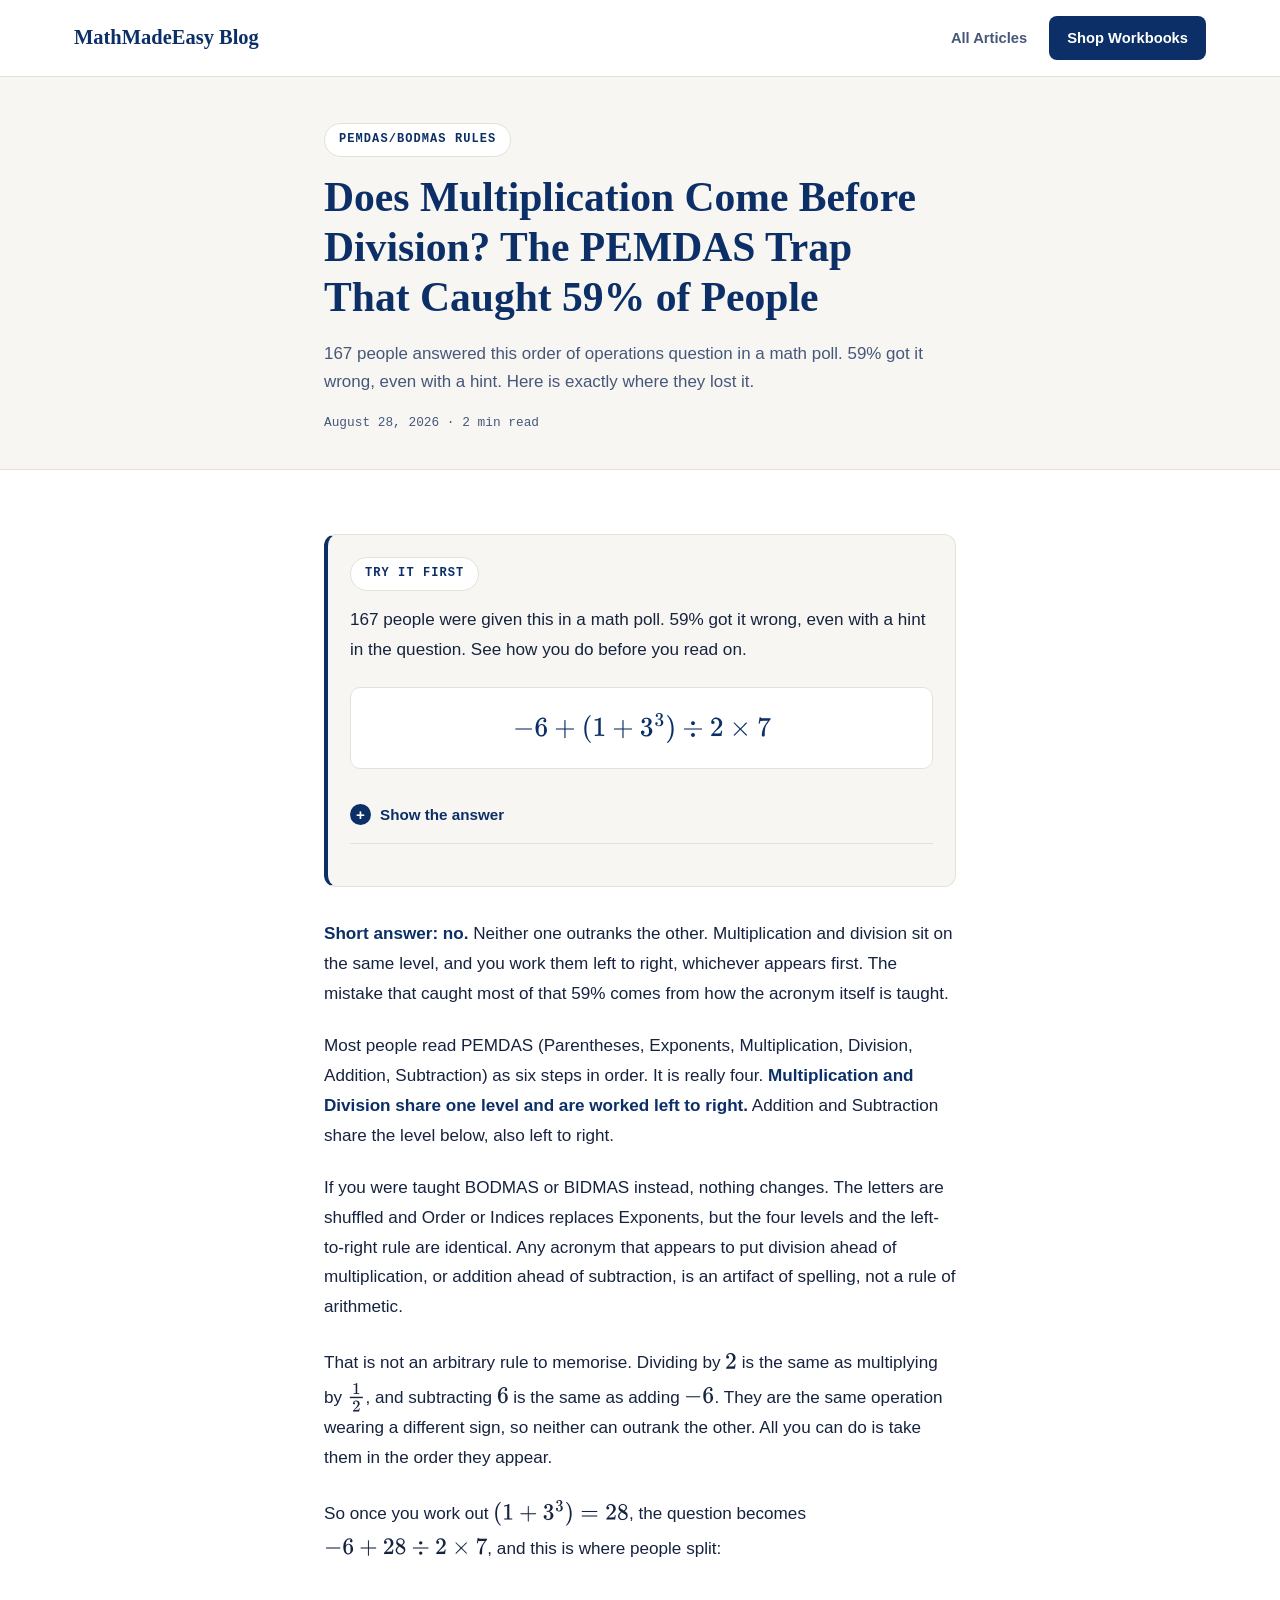
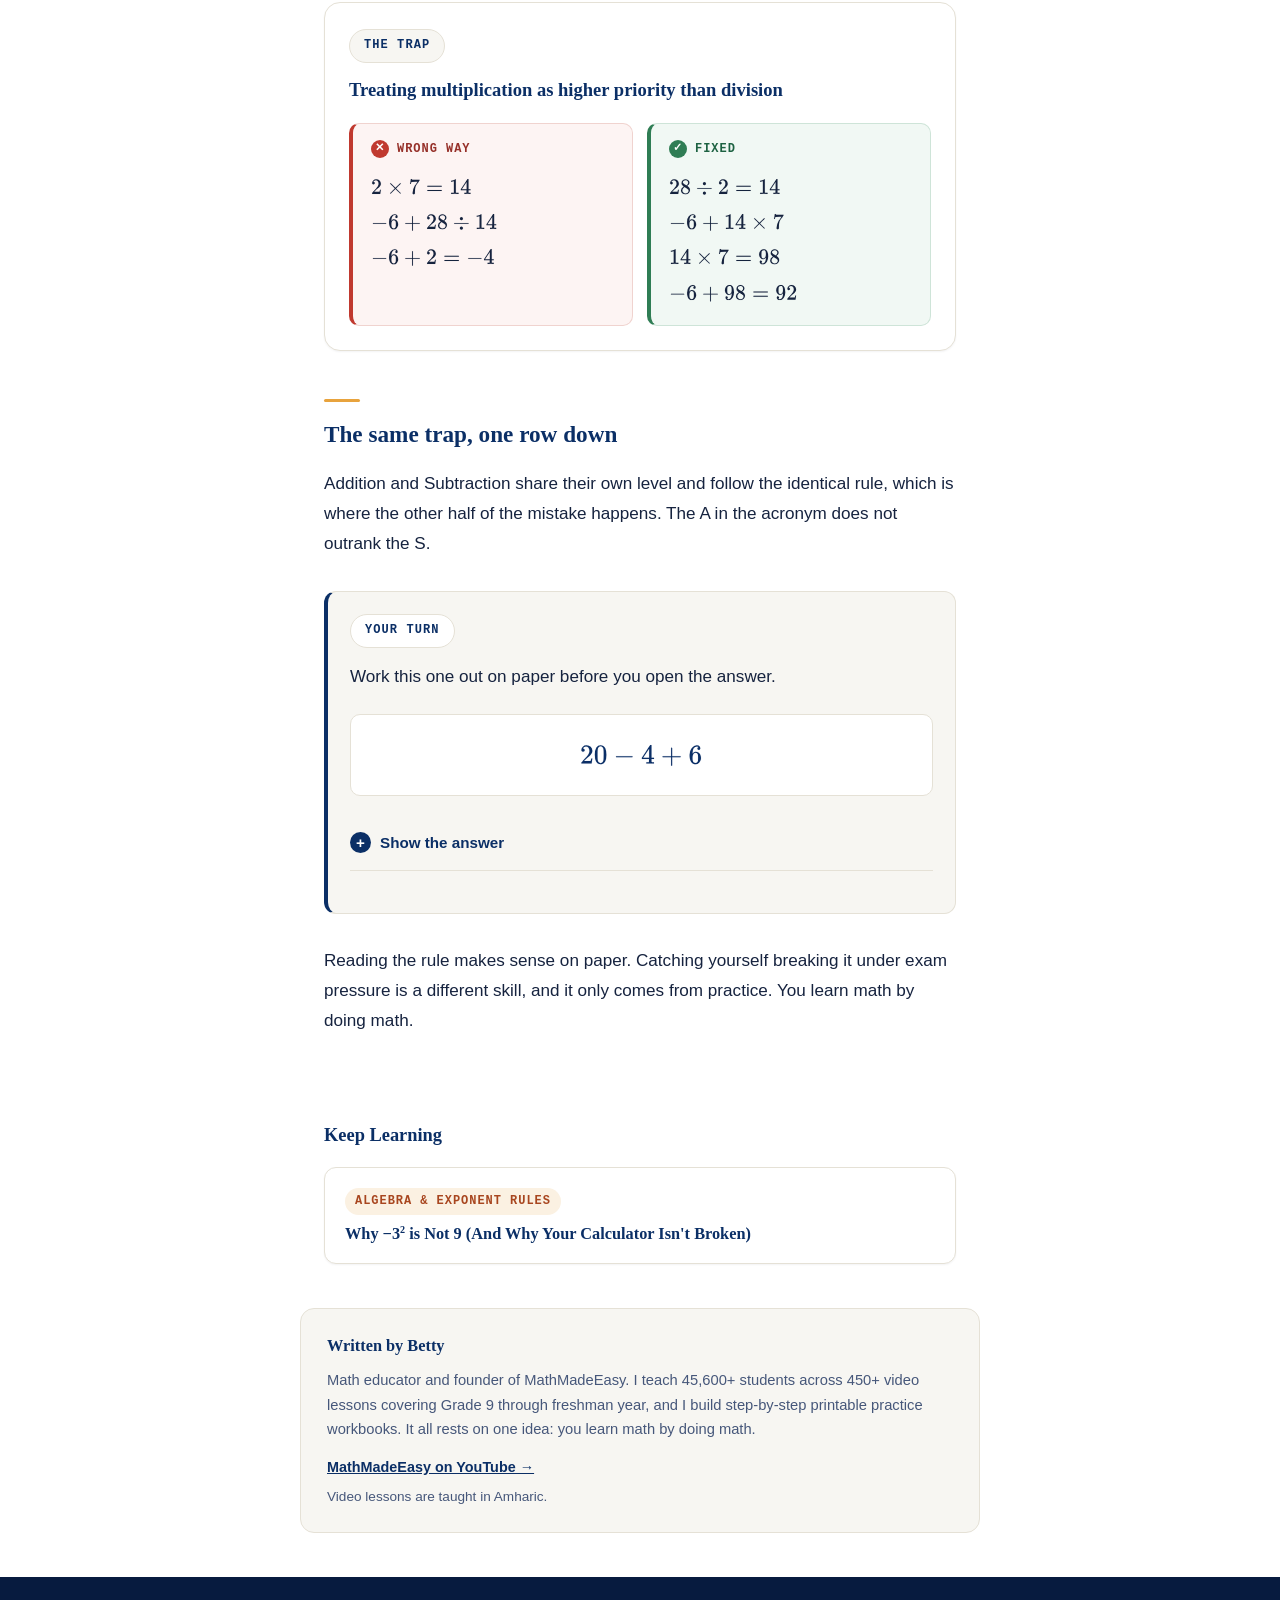
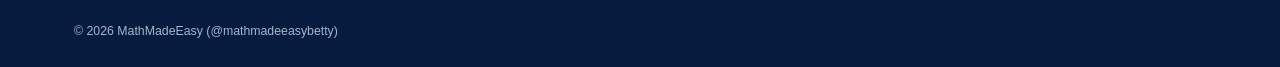
<file: blog/pemdas-trap.html>
<!DOCTYPE html>
<html lang="en">
<head>
<meta charset="UTF-8">
<meta name="viewport" content="width=device-width, initial-scale=1.0">
<title>Does Multiplication Come Before Division? | MathMadeEasy</title>
<meta name="description" content="No. Multiplication and division share one level in PEMDAS, worked left to right. See the question 59% of 167 people got wrong, and the rule that fixes it.">
<meta property="og:title" content="Does Multiplication Come Before Division? | MathMadeEasy">
<meta property="og:description" content="No. Multiplication and division share one level in PEMDAS, worked left to right. See the question 59% of 167 people got wrong, and the rule that fixes it.">
<meta property="og:type" content="article">
<meta property="og:url" content="https://mathmadeeasybetty.com/blog/pemdas-trap.html">
<meta property="og:image" content="https://mathmadeeasybetty.com/blog/images/og-pemdas-trap.png">
<meta property="og:image:width" content="1200">
<meta property="og:image:height" content="630">
<meta property="og:image:alt" content="Does multiplication come before division, with the equation minus 6 plus open bracket 1 plus 3 cubed close bracket divided by 2 times 7">
<meta property="og:site_name" content="MathMadeEasy">
<link rel="canonical" href="https://mathmadeeasybetty.com/blog/pemdas-trap.html">
<meta name="twitter:card" content="summary_large_image">
<meta name="twitter:title" content="Does Multiplication Come Before Division? | MathMadeEasy">
<meta name="twitter:description" content="No. Multiplication and division share one level in PEMDAS, worked left to right. See the question 59% of 167 people got wrong, and the rule that fixes it.">
<meta name="twitter:image" content="https://mathmadeeasybetty.com/blog/images/og-pemdas-trap.png">

<script>
  window.MathJax = {
    tex: { inlineMath: [['$', '$']] },
    svg: { scale: 1.15 }
  };
</script>
<script defer src="/mathjax-local.js" onerror="var s=document.createElement('script');s.src='https://cdnjs.cloudflare.com/ajax/libs/mathjax/3.2.2/es5/tex-svg.js';document.head.appendChild(s);"></script>
<link rel="icon" href="/blog/favicon.ico">
<link rel="stylesheet" href="style.css">

<script type="application/ld+json">
{
  "@context": "https://schema.org",
  "@type": "BlogPosting",
  "headline": "Does Multiplication Come Before Division?",
  "description": "No. Multiplication and division share one level in PEMDAS, worked left to right. See the question 59% of 167 people got wrong, and the rule that fixes it.",
  "image": "https://mathmadeeasybetty.com/blog/images/og-pemdas-trap.png",
  "datePublished": "2026-08-28",
  "dateModified": "2026-08-28",
  "inLanguage": "en",
  "author": {
    "@type": "Person",
    "name": "Betty",
    "url": "https://mathmadeeasybetty.com/",
    "jobTitle": "Math educator",
    "sameAs": ["https://www.youtube.com/@mathmadeeasybetty"]
  },
  "publisher": {
    "@type": "Organization",
    "name": "MathMadeEasy",
    "url": "https://mathmadeeasybetty.com/",
    "logo": {
      "@type": "ImageObject",
      "url": "https://mathmadeeasybetty.com/og_image.png"
    }
  },
  "isPartOf": { "@id": "https://mathmadeeasybetty.com/blog/#blog" },
  "mainEntityOfPage": {
    "@type": "WebPage",
    "@id": "https://mathmadeeasybetty.com/blog/pemdas-trap.html"
  }
}
</script>
</head>
<body>

<header class="site-nav">
  <div class="nav-inner">
    <a href="index.html" class="logo">MathMadeEasy Blog</a>
    <nav class="links">
      <a href="index.html">All Articles</a>
      <a href="https://resources.mathmadeeasybetty.com" target="_blank" rel="noopener" class="nav-cta">Shop Workbooks</a>
    </nav>
  </div>
</header>

<article>

  <div class="post-hero">
    <div class="inner">
      <span class="eyebrow">PEMDAS/BODMAS Rules</span>
      <h1>Does Multiplication Come Before Division? The PEMDAS Trap That Caught 59% of People</h1>
      <p class="post-desc">167 people answered this order of operations question in a math poll. 59% got it wrong, even with a hint. Here is exactly where they lost it.</p>
      <div class="post-meta">August 28, 2026 &middot; 2 min read</div>
    </div>
  </div>

  <div class="post-body" style="padding-top: 32px;">

    <div class="your-turn">
      <span class="eyebrow">Try it first</span>
      <p>167 people were given this in a math poll. 59% got it wrong, even with a hint in the question. See how you do before you read on.</p>
      <p class="prompt">$-6 + (1 + 3^3) \div 2 \times 7$</p>
      <details>
        <summary>Show the answer</summary>
        <div class="answer">
          <p>The answer is $\mathbf{92}$.</p>
          <p>If you got $-4$, you are in the 59%, and you are in good company. The rest of this post is about the single step where that goes wrong.</p>
        </div>
      </details>
    </div>

    <p><strong>Short answer: no.</strong> Neither one outranks the other. Multiplication and division sit on the same level, and you work them left to right, whichever appears first. The mistake that caught most of that 59% comes from how the acronym itself is taught.</p>

    <p>Most people read PEMDAS (Parentheses, Exponents, Multiplication, Division, Addition, Subtraction) as six steps in order. It is really four. <strong>Multiplication and Division share one level and are worked left to right.</strong> Addition and Subtraction share the level below, also left to right.</p>

    <p>If you were taught BODMAS or BIDMAS instead, nothing changes. The letters are shuffled and Order or Indices replaces Exponents, but the four levels and the left-to-right rule are identical. Any acronym that appears to put division ahead of multiplication, or addition ahead of subtraction, is an artifact of spelling, not a rule of arithmetic.</p>

    <p>That is not an arbitrary rule to memorise. Dividing by $2$ is the same as multiplying by $\frac{1}{2}$, and subtracting $6$ is the same as adding $-6$. They are the same operation wearing a different sign, so neither can outrank the other. All you can do is take them in the order they appear.</p>

    <p>So once you work out $(1 + 3^3) = 28$, the question becomes $-6 + 28 \div 2 \times 7$, and this is where people split:</p>

    <div class="trap-card">
      <span class="eyebrow">The Trap</span>
      <h3>Treating multiplication as higher priority than division</h3>
      <div class="trap-row">
        <div class="trap-col trap-wrong">
          <span class="trap-label">Wrong way</span>
          <p>
            $2 \times 7 = 14$<br>
            $-6 + 28 \div 14$<br>
            $-6 + 2 = -4$
          </p>
        </div>
        <div class="trap-col trap-right">
          <span class="trap-label">Fixed</span>
          <p>
            $28 \div 2 = 14$<br>
            $-6 + 14 \times 7$<br>
            $14 \times 7 = 98$<br>
            $-6 + 98 = 92$
          </p>
        </div>
      </div>
    </div>

    <h2>The same trap, one row down</h2>

    <p>Addition and Subtraction share their own level and follow the identical rule, which is where the other half of the mistake happens. The A in the acronym does not outrank the S.</p>

    <div class="your-turn">
      <span class="eyebrow">Your turn</span>
      <p>Work this one out on paper before you open the answer.</p>
      <p class="prompt">$20 - 4 + 6$</p>
      <details>
        <summary>Show the answer</summary>
        <div class="answer">
          <p>Subtraction and addition sit on the same level, so you take them left to right.</p>
          <p>$20 - 4 = 16$, then $16 + 6 = \mathbf{22}$.</p>
          <p>If you got $10$, you did $4 + 6$ first because A comes before S in PEMDAS. That is the same mistake as the one above, one row down. Neither operation outranks the other, so the left one goes first.</p>
        </div>
      </details>
    </div>

    <p>Reading the rule makes sense on paper. Catching yourself breaking it under exam pressure is a different skill, and it only comes from practice. You learn math by doing math.</p>
  </div>

  <div class="related-posts">
    <h2>Keep Learning</h2>
    <div class="related-grid">
      <a href="calculator-negative-square-trap.html">
        <span class="post-tag">Algebra &amp; Exponent Rules</span>
        <h3>Why &minus;3<sup>2</sup> is Not 9 (And Why Your Calculator Isn't Broken)</h3>
      </a>
    </div>
  </div>

  <div class="author-box">
    <h4>Written by Betty</h4>
    <p class="author-bio">
      Math educator and founder of MathMadeEasy. I teach 45,600+ students across 450+ video lessons covering Grade 9 through freshman year, and I build step-by-step printable practice workbooks. It all rests on one idea: you learn math by doing math.
    </p>
    <p class="author-links">
      <a href="https://www.youtube.com/@mathmadeeasybetty" target="_blank" rel="noopener">MathMadeEasy on YouTube &rarr;</a>
      <span class="author-note">Video lessons are taught in Amharic.</span>
    </p>
  </div>

</article>

<footer>
  <div class="wrap">
    <div class="footer-bottom">
      <span>&copy; <span id="year"></span> MathMadeEasy (@mathmadeeasybetty)</span>
    </div>
  </div>
</footer>

<script>
  document.getElementById('year').textContent = new Date().getFullYear();
</script>
</body>
</html>
</file>
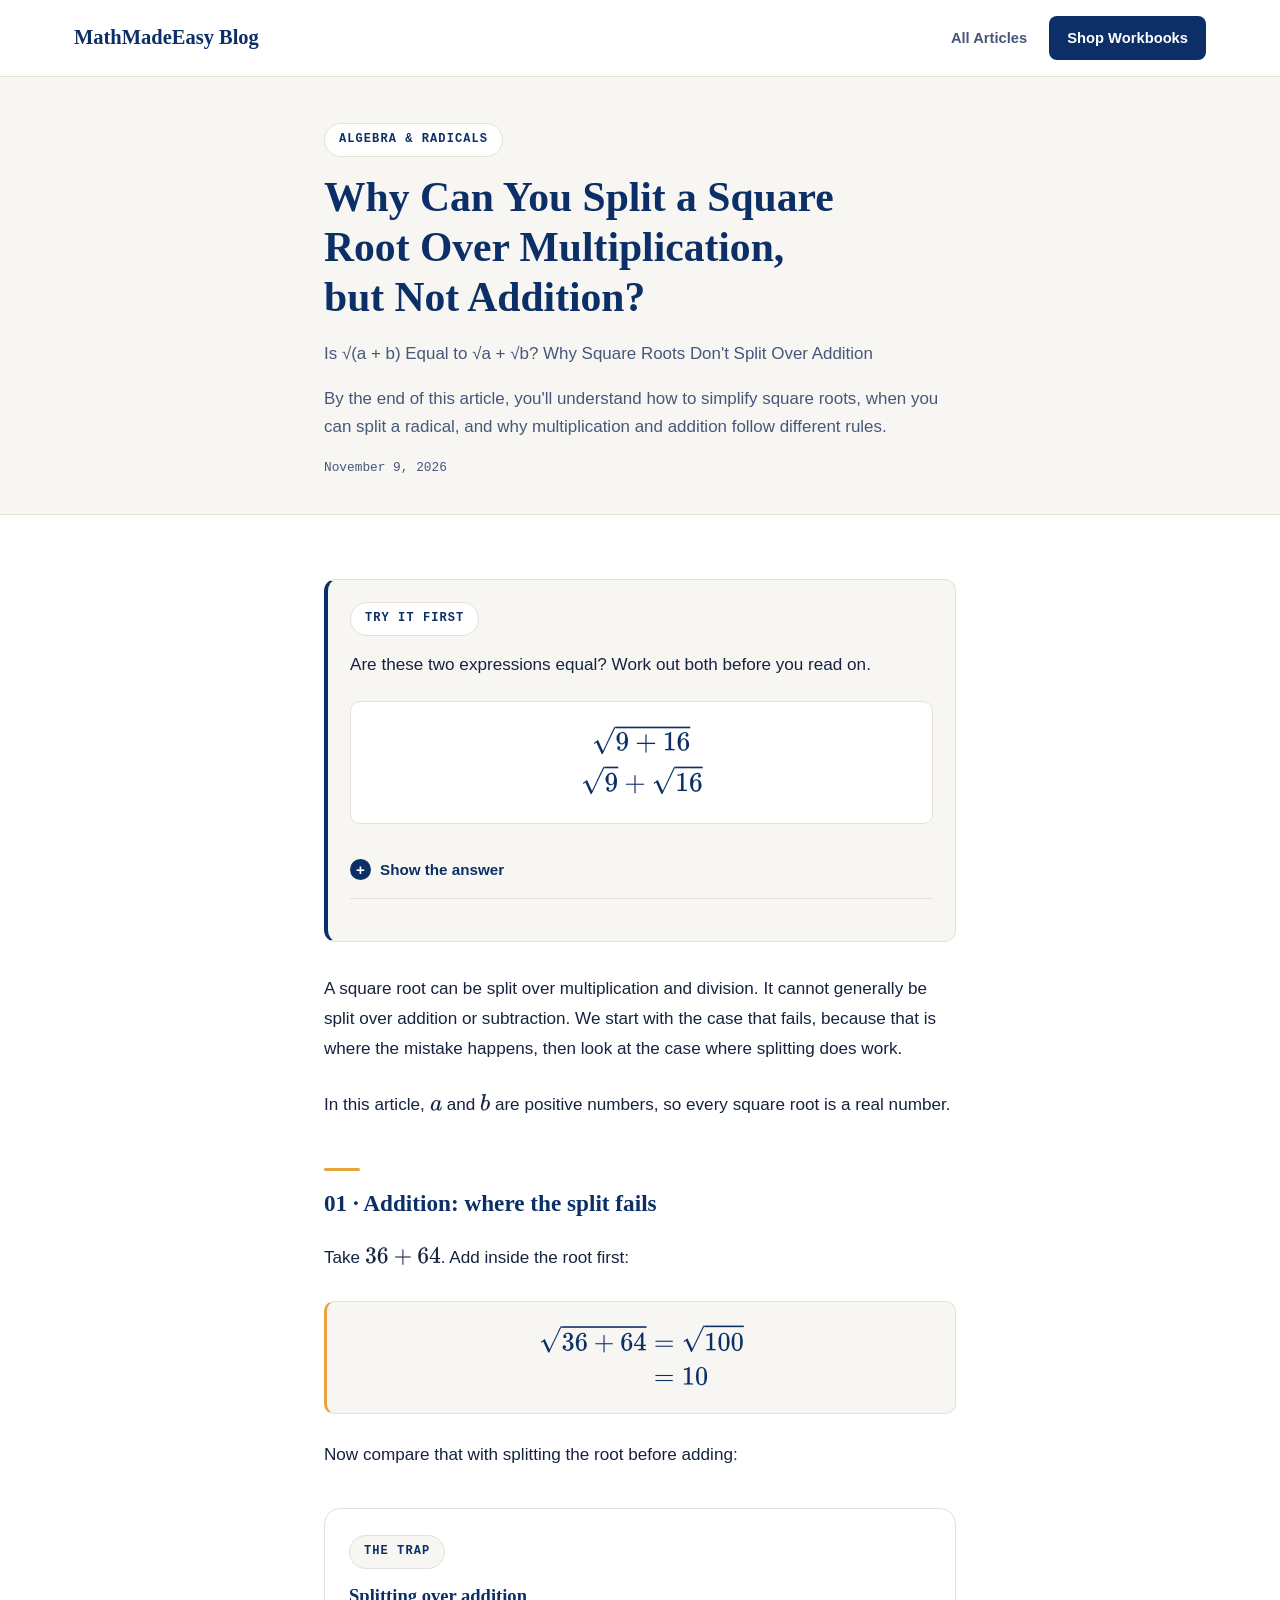
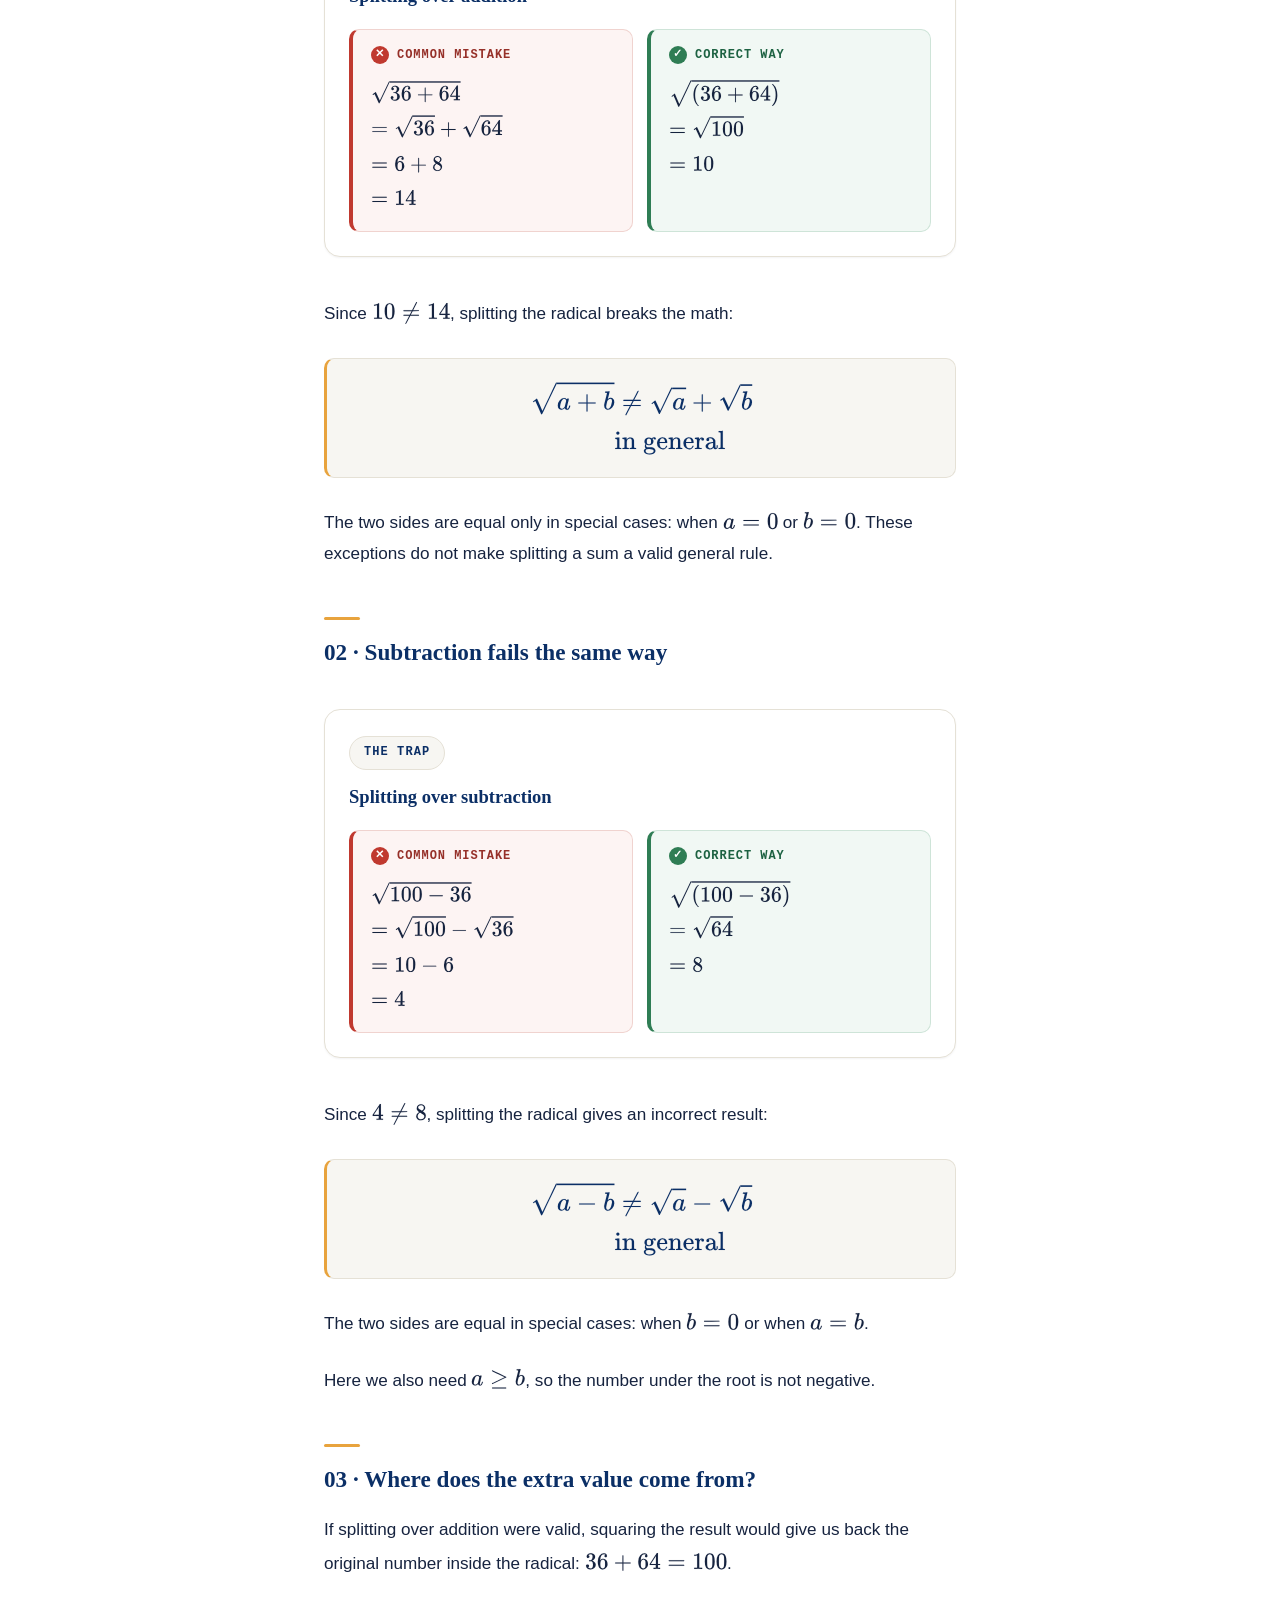
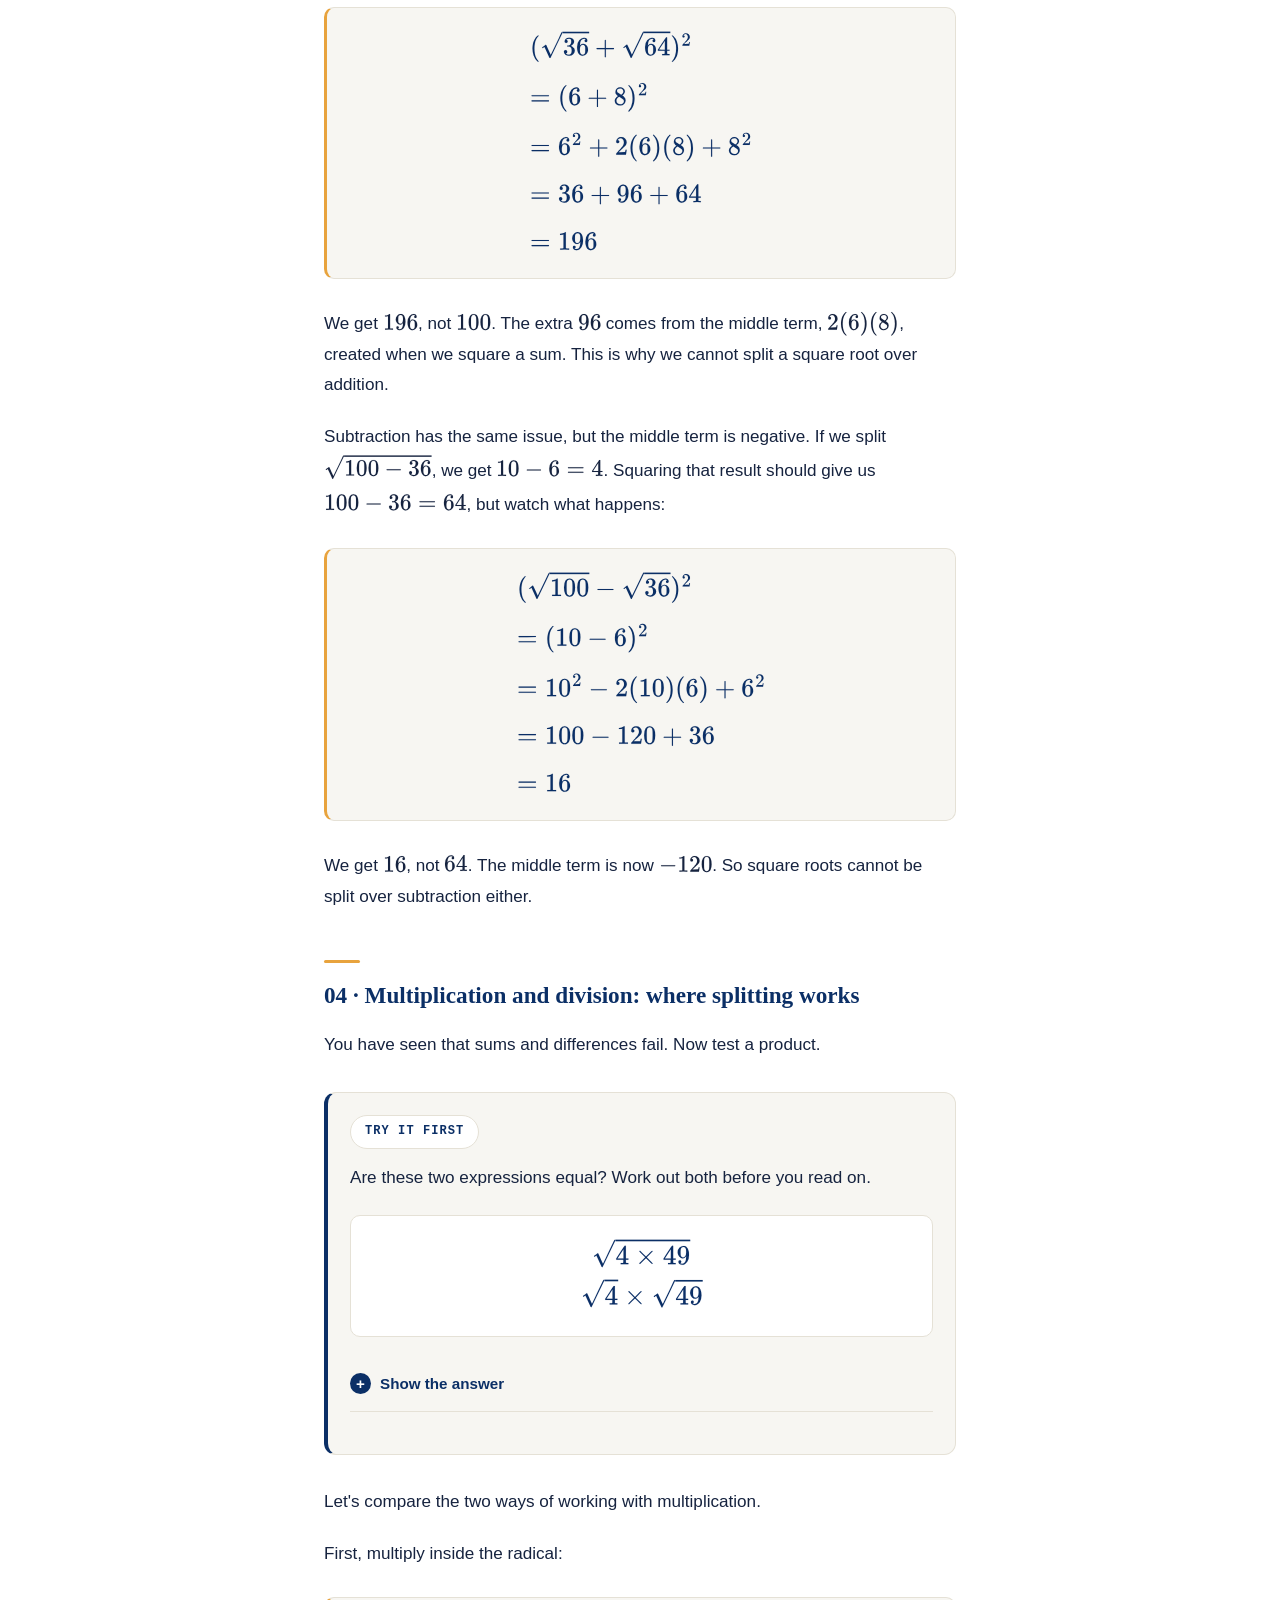
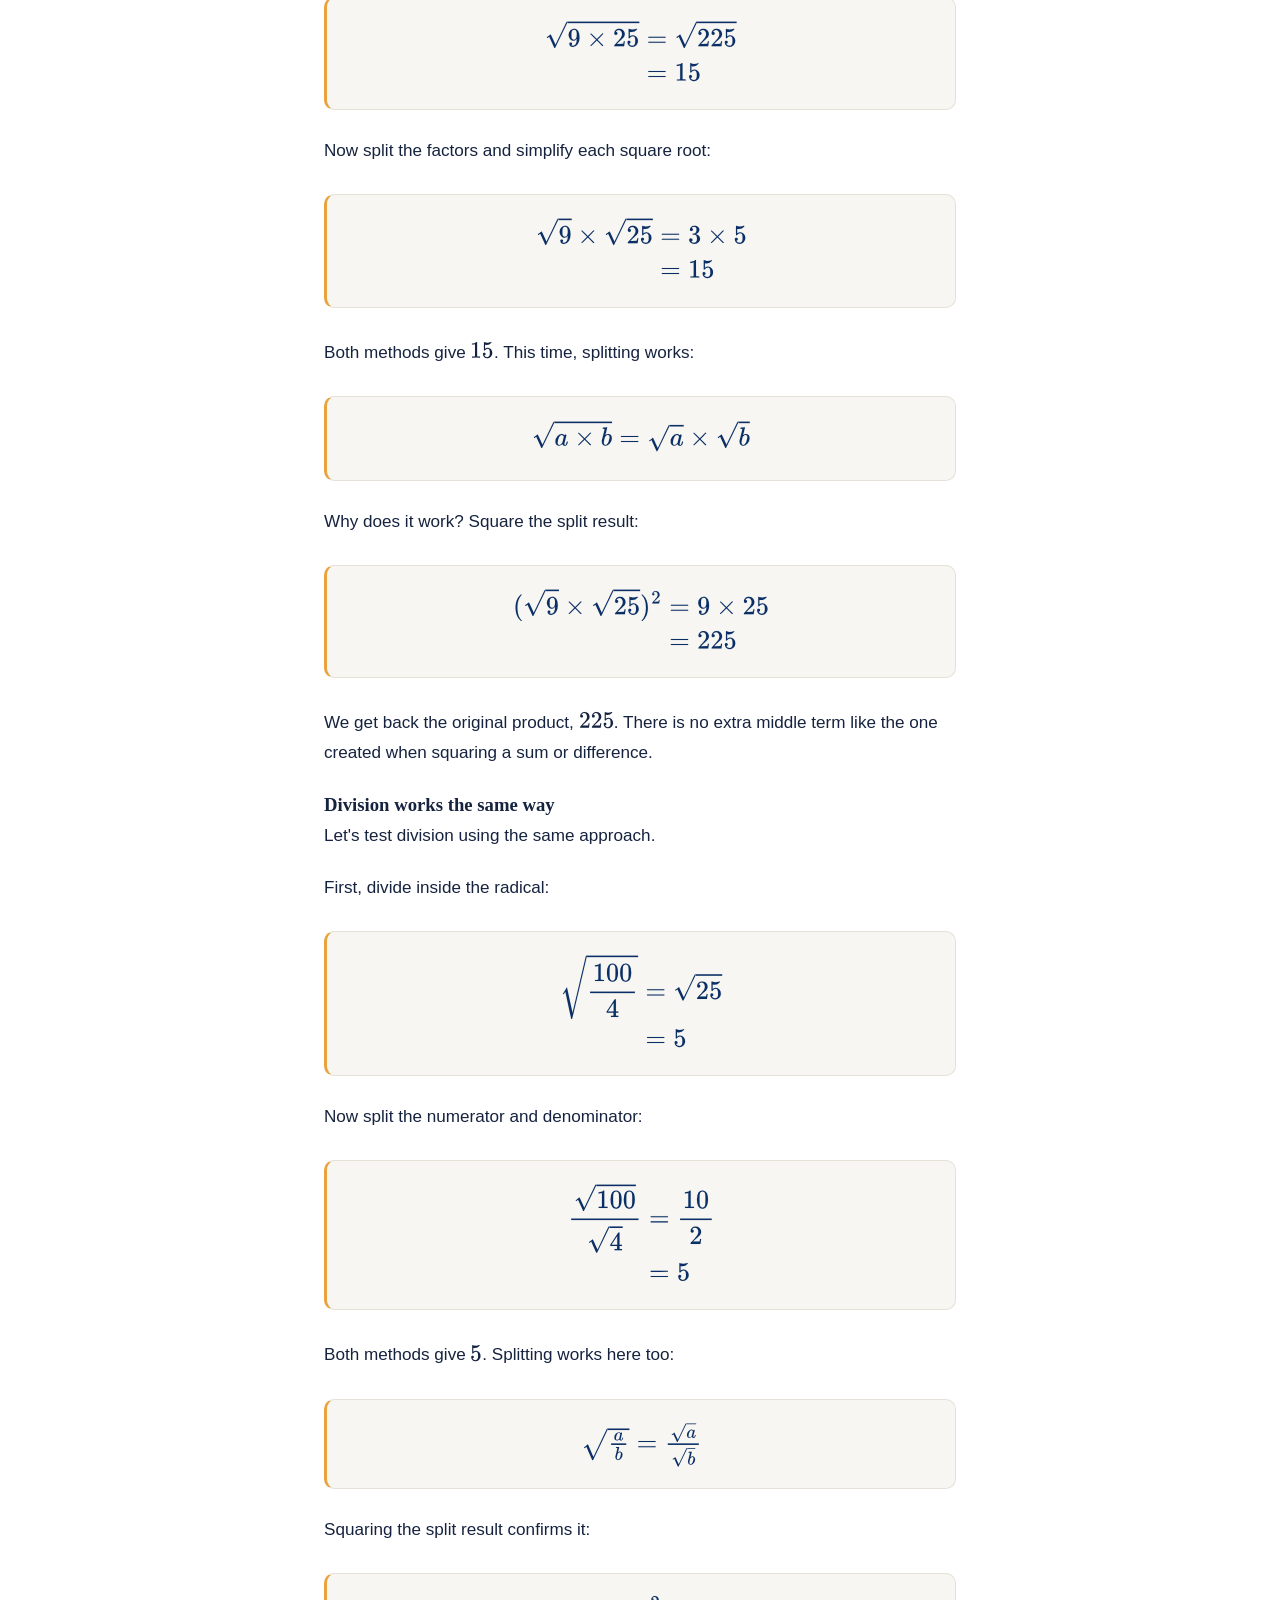
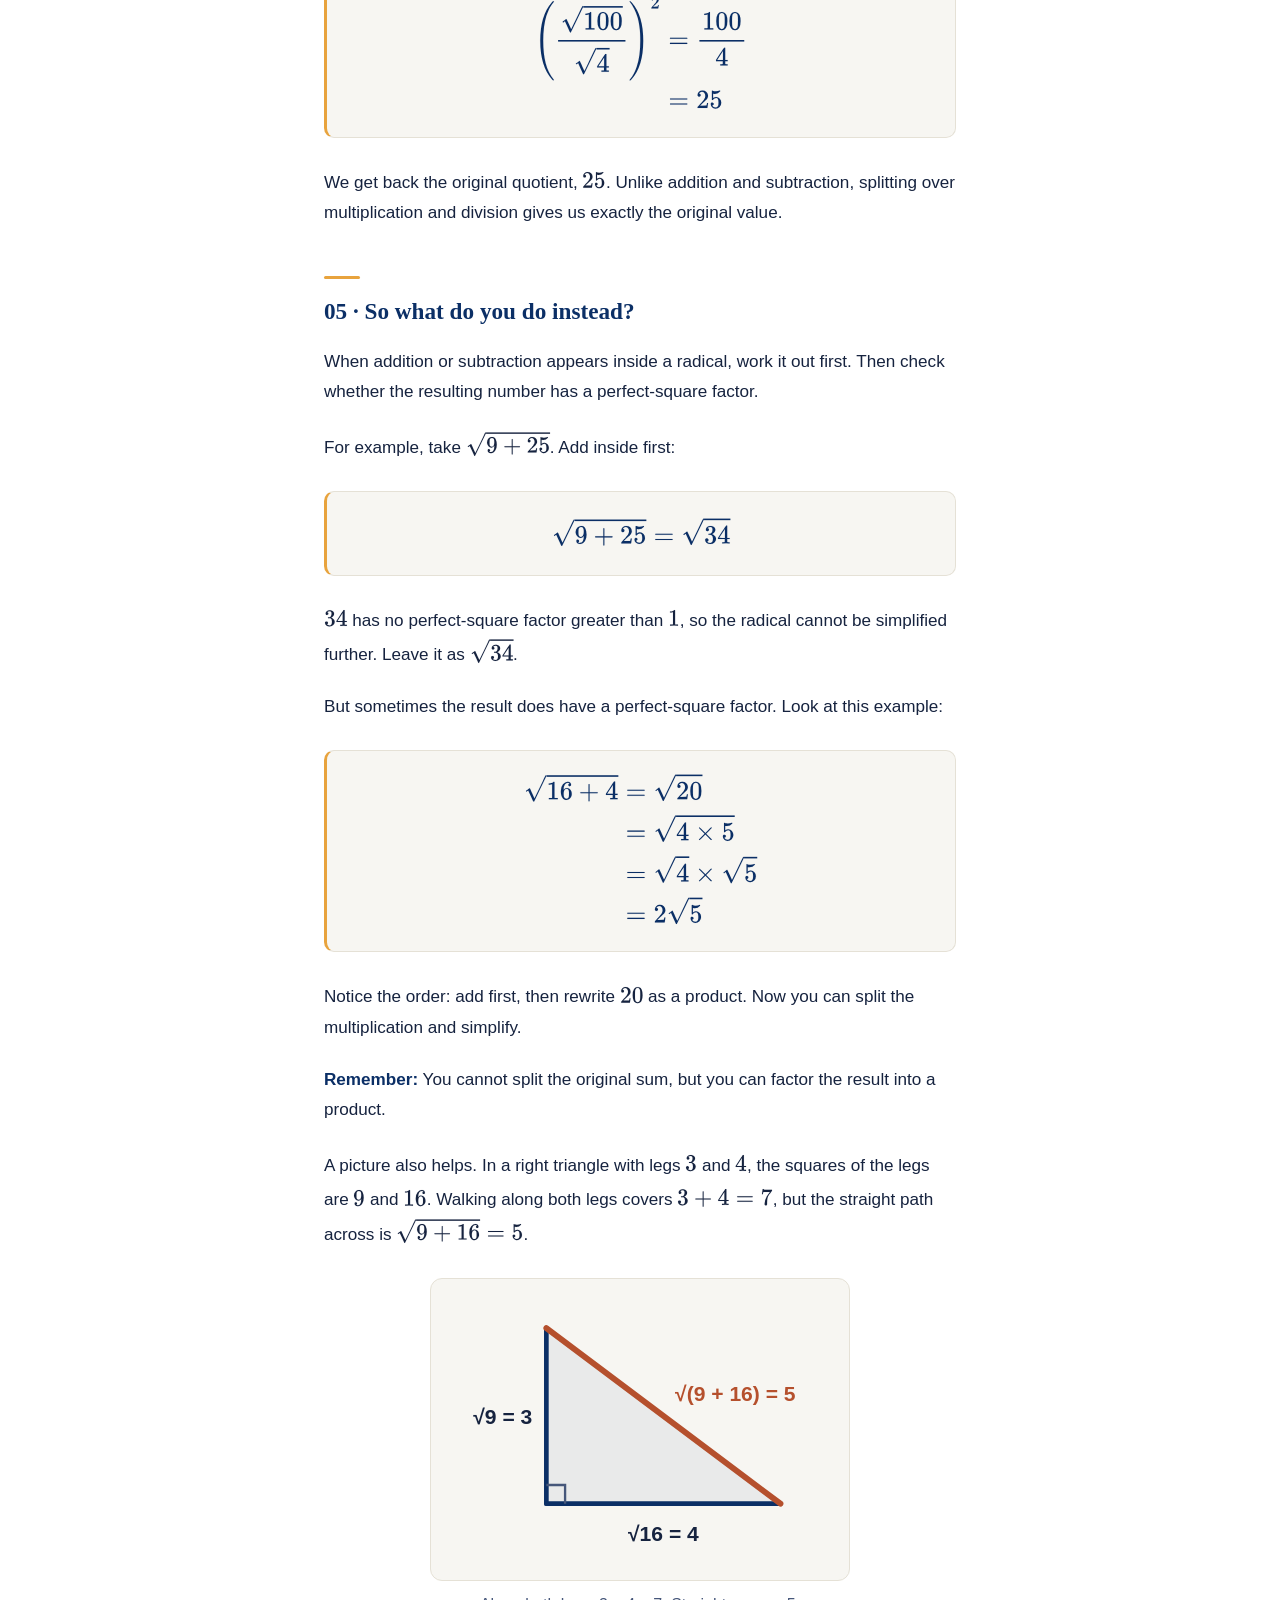
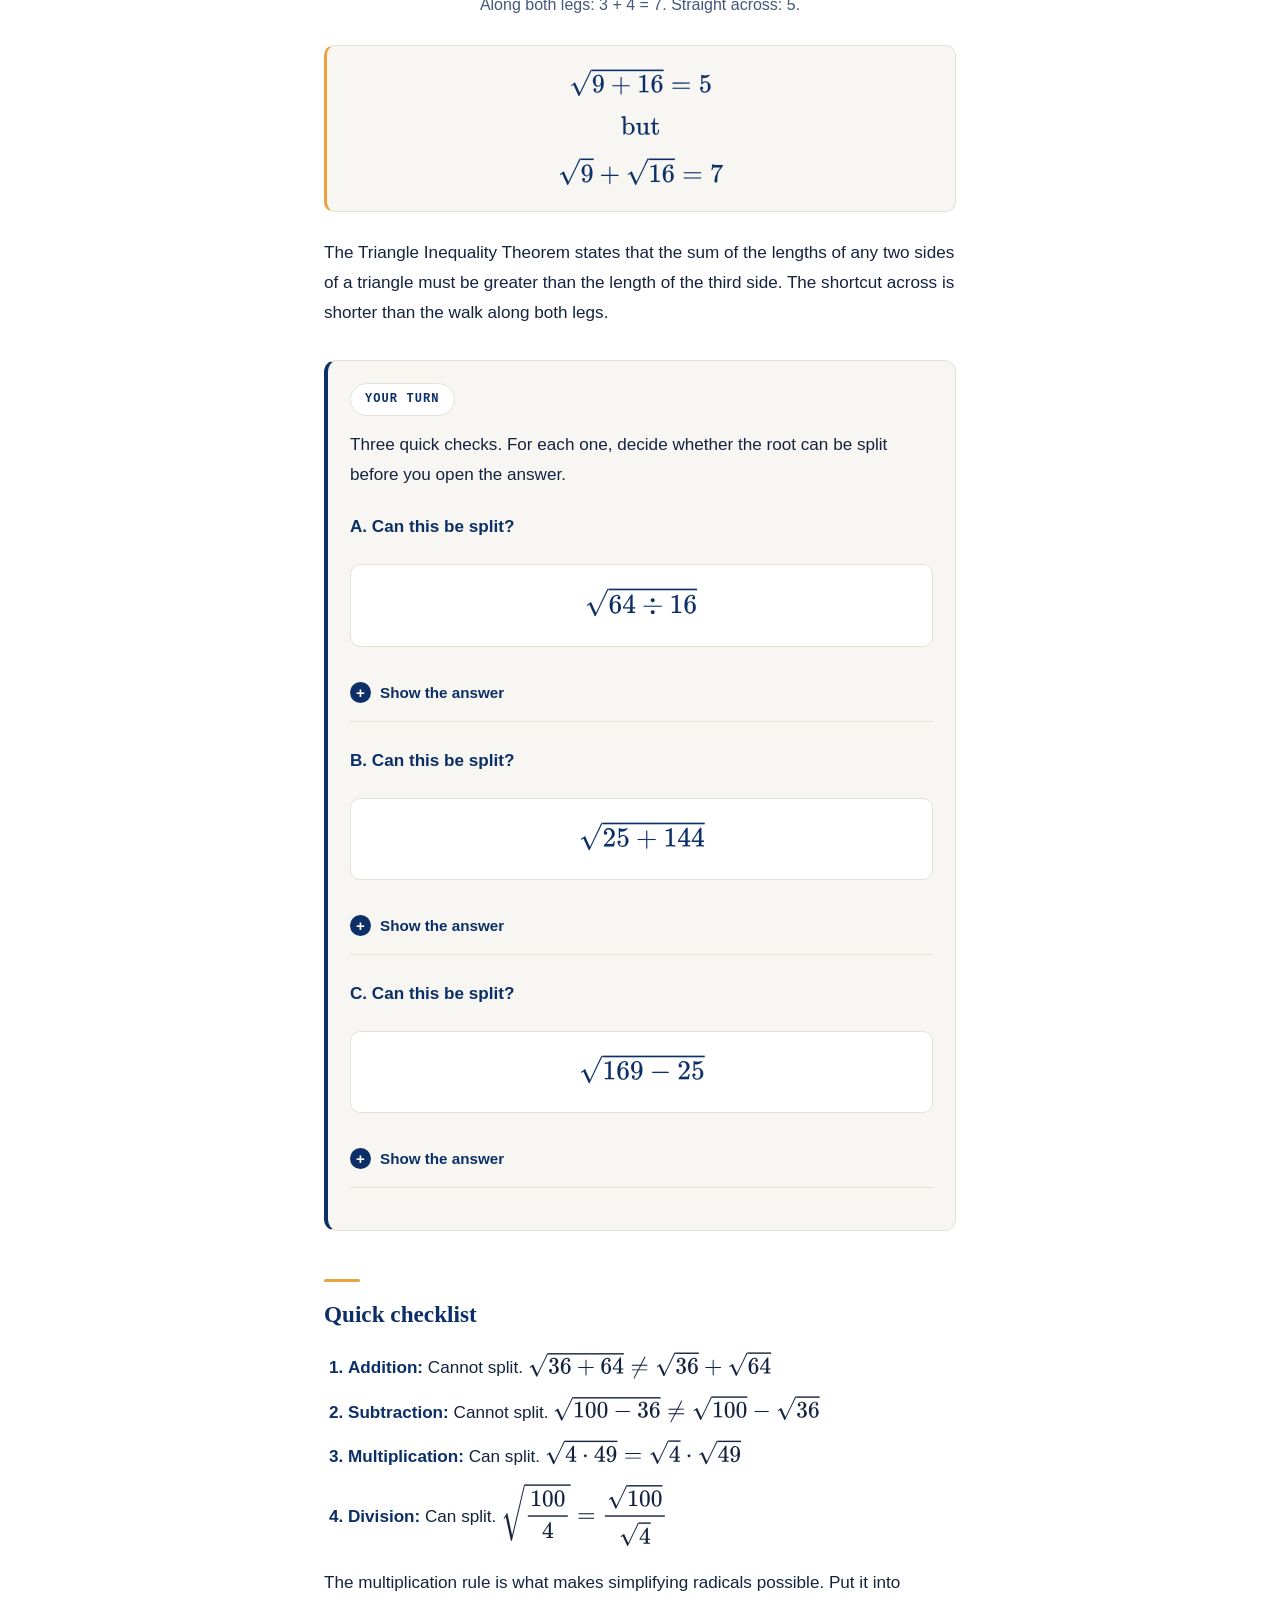
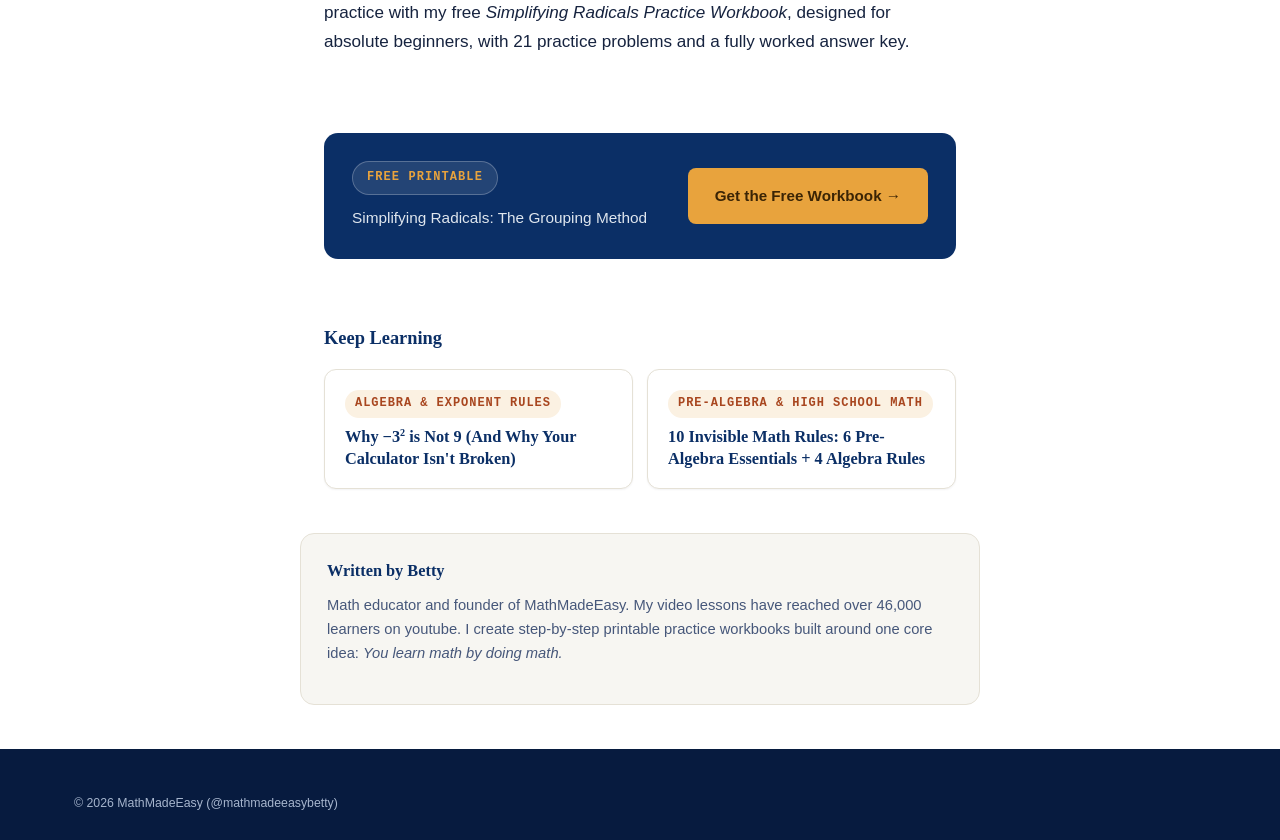
<file: blog/radicals-addition-trap.html>
<!DOCTYPE html>
<html lang="en">
<head>
<meta charset="UTF-8">
<meta name="viewport" content="width=device-width, initial-scale=1.0">
<title>Is √(a + b) = √a + √b? Square Roots Explained | MathMadeEasy</title>
<meta name="description" content="Discover why you can split a square root over multiplication but not addition, and learn how to avoid this common algebra mistake.">
<meta property="og:title" content="Is √(a + b) = √a + √b? Square Roots Explained | MathMadeEasy">
<meta property="og:description" content="Discover why you can split a square root over multiplication but not addition, and learn how to avoid this common algebra mistake.">
<meta property="og:type" content="article">
<meta property="og:url" content="https://mathmadeeasybetty.com/blog/radicals-addition-trap.html">
<meta property="og:image" content="https://mathmadeeasybetty.com/blog/images/og-radicals-addition-trap.png">
<meta property="og:image:width" content="1200">
<meta property="og:image:height" content="630">
<meta property="og:image:alt" content="Is the square root of a plus b equal to the square root of a plus the square root of b? The square root of 36 plus 64 is 10, not 14">
<meta property="og:site_name" content="MathMadeEasy">
<link rel="icon" href="/blog/favicon.ico">
<link rel="canonical" href="https://mathmadeeasybetty.com/blog/radicals-addition-trap.html">
<meta name="twitter:card" content="summary_large_image">
<meta name="twitter:title" content="Is √(a + b) = √a + √b? Square Roots Explained | MathMadeEasy">
<meta name="twitter:description" content="Discover why you can split a square root over multiplication but not addition, and learn how to avoid this common algebra mistake.">
<meta name="twitter:image" content="https://mathmadeeasybetty.com/blog/images/og-radicals-addition-trap.png">

<script>
  window.MathJax = {
    tex: { inlineMath: [['$', '$']] },
    svg: { scale: 1.15 }
  };
</script>
<script defer src="/mathjax-local.js" onerror="var s=document.createElement('script');s.src='https://cdnjs.cloudflare.com/ajax/libs/mathjax/3.2.2/es5/tex-svg.js';document.head.appendChild(s);"></script>

<link rel="stylesheet" href="style.css">

<style>
  .tri-fig{ max-width:420px; margin:28px auto; padding:0; }
  .tri-fig .frame{ background:var(--paper,#f6f5f1); border:1px solid var(--line,#e2ddd0); border-radius:12px; padding:14px 10px 6px; }
  .tri-fig svg{ display:block; width:100%; height:auto; }
  .tri-fig figcaption{ font-size:1rem; line-height:1.5; color:var(--ink-soft,#4a5b78); margin-top:12px; text-align:center; }
  .tri-fill{ fill:var(--navy,#0b2f66); fill-opacity:.06; stroke:none; }
  .tri-leg{ fill:none; stroke:var(--navy,#0b2f66); stroke-width:4; stroke-linecap:round; }
  .tri-hyp{ fill:none; stroke:var(--gold-deep,#b5502d); stroke-width:5; stroke-linecap:round; }
  .tri-mark{ fill:none; stroke:var(--ink-soft,#4a5b78); stroke-width:2; }
  .tri-txt{ font-family:var(--font-body,system-ui,sans-serif); font-size:18px; font-weight:700; fill:var(--ink,#14213d); }
  .tri-txt.hyp{ fill:var(--gold-deep,#b5502d); }
  /* narrow phones: keep the checklist formulas inside their column */
  @media (max-width:360px){
    .post-body li mjx-container{ display:block; max-width:100%; overflow-x:auto; overflow-y:hidden; font-size:100% !important; }
  }
</style>

<script type="application/ld+json">
{
  "@context": "https://schema.org",
  "@type": "BlogPosting",
  "headline": "Is √(a + b) = √a + √b? Why Square Roots Don't Split Over Addition",
  "description": "Discover why you can split a square root over multiplication but not addition, and learn how to avoid this common algebra mistake.",
  "image": "https://mathmadeeasybetty.com/blog/images/og-radicals-addition-trap.png",
  "datePublished": "2026-11-09",
  "dateModified": "2026-11-09",
  "inLanguage": "en",
  "author": {
    "@type": "Person",
    "name": "Betty",
    "url": "https://mathmadeeasybetty.com/"
  },
  "publisher": {
    "@type": "Organization",
    "name": "MathMadeEasy",
    "url": "https://mathmadeeasybetty.com/",
    "logo": {
      "@type": "ImageObject",
      "url": "https://mathmadeeasybetty.com/og_image.png"
    }
  },
  "isPartOf": { "@id": "https://mathmadeeasybetty.com/blog/#blog" },
  "mainEntityOfPage": {
    "@type": "WebPage",
    "@id": "https://mathmadeeasybetty.com/blog/radicals-addition-trap.html"
  }
}
</script>
</head>
<body>

<header class="site-nav">
  <div class="nav-inner">
    <a href="index.html" class="logo">MathMadeEasy Blog</a>
    <nav class="links">
      <a href="index.html">All Articles</a>
      <a href="https://resources.mathmadeeasybetty.com" target="_blank" rel="noopener" class="nav-cta">Shop Workbooks</a>
    </nav>
  </div>
</header>

<article>

  <div class="post-hero">
    <div class="inner">
      <span class="eyebrow">Algebra &amp; Radicals</span>
            <h1>Why Can You Split a Square Root Over Multiplication, but Not Addition?</h1>

      <p class="post-desc">Is &radic;(a + b) Equal to &radic;a + &radic;b? Why Square Roots Don't Split Over Addition</p>
<p class="post-desc">By the end of this article, you'll understand how to simplify square roots, when you can split a radical, and why multiplication and addition follow different rules.</p>      <div class="post-meta">November 9, 2026</div>
    </div>
  </div>

  <div class="post-body" style="padding-top: 32px;">

    <div class="your-turn">
      <span class="eyebrow">Try it first</span>
      <p>Are these two expressions equal? Work out both before you read on.</p>
      <p class="prompt">$\sqrt{9 + 16}$<br>$\sqrt{9} + \sqrt{16}$</p>
      <details>
        <summary>Show the answer</summary>
        <div class="answer">
          <p>$\sqrt{9 + 16} = \sqrt{25} = 5$, but $\sqrt{9} + \sqrt{16} = 3 + 4 = 7$.</p>
          <p>They are not equal. If you thought they were, this is one of the most common algebra mistakes, and the rest of this article shows why it happens.</p>
        </div>
      </details>
    </div>

    <p>A square root can be split over multiplication and division. It cannot generally be split over addition or subtraction. We start with the case that fails, because that is where the mistake happens, then look at the case where splitting does work.</p>

    <p>In this article, $a$ and $b$ are positive numbers, so every square root is a real number.</p>

    <h2>01 &middot; Addition: where the split fails</h2>
    <p>Take $36 + 64$. Add inside the root first:</p>
    <p class="math-display">$\begin{aligned}\sqrt{36 + 64} &= \sqrt{100} \\ &= 10\end{aligned}$</p>
    <p>Now compare that with splitting the root before adding:</p>

    <div class="trap-card">
      <span class="eyebrow">The Trap</span>
      <h3>Splitting over addition</h3>
      <div class="trap-row">
        <div class="trap-col trap-wrong">
          <span class="trap-label">Common mistake</span>
          <p>
            $\sqrt{36 + 64}$<br>
            $= \sqrt{36} + \sqrt{64}$<br>
            $= 6 + 8$<br>
            $= 14$
          </p>
        </div>
        <div class="trap-col trap-right">
          <span class="trap-label">Correct way</span>
          <p>
            $\sqrt{(36 + 64)}$<br>
            $= \sqrt{100}$<br>
            $= 10$
          </p>
        </div>
      </div>
    </div>

    <p>Since $10 \neq 14$, splitting the radical breaks the math:</p>
    <p class="math-display">$\begin{aligned}\sqrt{a+b} &\neq \sqrt{a}+\sqrt{b} \\[2pt] &\text{in general}\end{aligned}$</p>
<p>The two sides are equal only in special cases: when $a=0$ or $b=0$. These exceptions do not make splitting a sum a valid general rule.</p>

    <h2>02 &middot; Subtraction fails the same way</h2>
        <div class="trap-card">
      <span class="eyebrow">The Trap</span>
      <h3>Splitting over subtraction</h3>
      <div class="trap-row">
        <div class="trap-col trap-wrong">
          <span class="trap-label">Common mistake</span>
          <p>
            $\sqrt{100 - 36}$<br>
            $= \sqrt{100} - \sqrt{36}$<br>
            $= 10 - 6$<br>
            $= 4$
          </p>
        </div>
        <div class="trap-col trap-right">
          <span class="trap-label">Correct way</span>
          <p>
            $\sqrt{(100 - 36)}$<br>
            $= \sqrt{64}$<br>
            $= 8$
          </p>
        </div>
      </div>
    </div>
   <p>Since $4 \neq 8$, splitting the radical gives an incorrect result:</p>

<p class="math-display">
  $\begin{aligned}\sqrt{a-b} &\neq \sqrt{a}-\sqrt{b} \\[2pt] &\text{in general}\end{aligned}$
</p>

<p>The two sides are equal in special cases: when $b=0$ or when $a=b$.</p>

<p>Here we also need $a \geq b$, so the number under the root is not negative.</p>


<h2>03 &middot; Where does the extra value come from?</h2>

<p>
  If splitting over addition were valid, squaring the result would give us back the original number inside the radical: $36 + 64 = 100$.
</p>

<p class="math-display">
  $\begin{array}{l}
  (\sqrt{36} + \sqrt{64})^2 \\[4pt]
  = (6 + 8)^2 \\[4pt]
  = 6^2 + 2(6)(8) + 8^2 \\[4pt]
  = 36 + 96 + 64 \\[4pt]
  = 196
  \end{array}$
</p>

<p>
  We get $196$, not $100$. The extra $96$ comes from the middle term, $2(6)(8)$, created when we square a sum. This is why we cannot split a square root over addition.
</p>

<p>
  Subtraction has the same issue, but the middle term is negative. If we split $\sqrt{100 - 36}$, we get $10 - 6 = 4$. Squaring that result should give us $100 - 36 = 64$, but watch what happens:
</p>

<p class="math-display">
  $\begin{array}{l}
  (\sqrt{100} - \sqrt{36})^2 \\[4pt]
  = (10 - 6)^2 \\[4pt]
  = 10^2 - 2(10)(6) + 6^2 \\[4pt]
  = 100 - 120 + 36 \\[4pt]
  = 16
  \end{array}$
</p>

<p>
  We get $16$, not $64$. The middle term is now $-120$. So square roots cannot be split over subtraction either.
</p>


    <h2>04 &middot; Multiplication and division: where splitting works</h2>
          <p>You have seen that sums and differences fail. Now test a product.</p>

    <div class="your-turn">
      <span class="eyebrow">Try it first</span>
            <p>Are these two expressions equal? Work out both before you read on.</p>

      <p class="prompt">$\sqrt{4 \times 49}$<br>$\sqrt{4} \times \sqrt{49}$</p>
      <details>
        <summary>Show the answer</summary>
        <div class="answer">
          <p>$\sqrt{4 \times 49} = \sqrt{196} = 14$ and $\sqrt{4} \times \sqrt{49} = 2 \times 7 = 14$.</p>
          <p>They match. A product is the case where splitting is safe, and the next section shows it with more examples.</p>
        </div>
      </details>
    </div>

    <p>Let's compare the two ways of working with multiplication.</p>

    <p>First, multiply inside the radical:</p>

    <p class="math-display">
      $\begin{aligned}
      \sqrt{9 \times 25} &= \sqrt{225} \\
      &= 15
      \end{aligned}$
    </p>

    <p>Now split the factors and simplify each square root:</p>

    <p class="math-display">
      $\begin{aligned}
      \sqrt{9} \times \sqrt{25} &= 3 \times 5 \\
      &= 15
      \end{aligned}$
    </p>

    <p>Both methods give $15$. This time, splitting works:</p>

    <p class="math-display">
      $\sqrt{a \times b} = \sqrt{a} \times \sqrt{b}$
    </p>

    <p>Why does it work? Square the split result:</p>

    <p class="math-display">
      $\begin{aligned}
      (\sqrt{9} \times \sqrt{25})^2
      &= 9 \times 25 \\
      &= 225
      \end{aligned}$
    </p>

    <p>We get back the original product, $225$. There is no extra middle term like the one created when squaring a sum or difference.</p>

    <h3>Division works the same way</h3>

    <p>Let's test division using the same approach.</p>

    <p>First, divide inside the radical:</p>

    <p class="math-display">
      $\begin{aligned}
      \sqrt{\frac{100}{4}} &= \sqrt{25} \\
      &= 5
      \end{aligned}$
    </p>

    <p>Now split the numerator and denominator:</p>

    <p class="math-display">
      $\begin{aligned}
      \frac{\sqrt{100}}{\sqrt{4}} &= \frac{10}{2} \\
      &= 5
      \end{aligned}$
    </p>

    <p>Both methods give $5$. Splitting works here too:</p>

    <p class="math-display">
      $\sqrt{\frac{a}{b}} = \frac{\sqrt{a}}{\sqrt{b}}$
    </p>

    <p>Squaring the split result confirms it:</p>

    <p class="math-display">
      $\begin{aligned}
      \left(\frac{\sqrt{100}}{\sqrt{4}}\right)^2
      &= \frac{100}{4} \\
      &= 25
      \end{aligned}$
    </p>

    <p>We get back the original quotient, $25$. Unlike addition and subtraction, splitting over multiplication and division gives us exactly the original value.</p>


    <h2>05 &middot; So what do you do instead?</h2>

    <p>When addition or subtraction appears inside a radical, work it out first. Then check whether the resulting number has a perfect-square factor.</p>

    <p>For example, take $\sqrt{9 + 25}$. Add inside first:</p>

    <p class="math-display">
      $\begin{aligned}
      \sqrt{9 + 25} &= \sqrt{34}
      \end{aligned}$
    </p>

    <p>$34$ has no perfect-square factor greater than $1$, so the radical cannot be simplified further. Leave it as $\sqrt{34}$.</p>

    <p>But sometimes the result does have a perfect-square factor. Look at this example:</p>

    <p class="math-display">
      $\begin{aligned}
      \sqrt{16 + 4} &= \sqrt{20} \\
      &= \sqrt{4 \times 5} \\
      &= \sqrt{4} \times \sqrt{5} \\
      &= 2\sqrt{5}
      \end{aligned}$
    </p>

    <p>Notice the order: add first, then rewrite $20$ as a product. Now you can split the multiplication and simplify.</p>

    <p><strong>Remember:</strong> You cannot split the original sum, but you can factor the result into a product.</p>

    <p>A picture also helps. In a right triangle with legs $3$ and $4$, the squares of the legs are $9$ and $16$. Walking along both legs covers $3 + 4 = 7$, but the straight path across is $\sqrt{9 + 16} = 5$.</p>

    <figure class="tri-fig">
      <div class="frame">
        <svg viewBox="0 0 340 240" role="img" aria-labelledby="tri-t tri-d">
          <title id="tri-t">Right triangle with legs 3 and 4 and hypotenuse 5</title>
          <desc id="tri-d">The two legs measure 3 and 4, which are the square roots of 9 and 16. The long side across measures 5, which is the square root of 9 plus 16. Walking along the legs is 7, longer than the straight path of 5.</desc>
          <polygon class="tri-fill" points="90,30 90,180 290,180"/>
          <line class="tri-leg" x1="90" y1="30" x2="90" y2="180"/>
          <line class="tri-leg" x1="90" y1="180" x2="290" y2="180"/>
          <line class="tri-hyp" x1="90" y1="30" x2="290" y2="180"/>
          <polyline class="tri-mark" points="90,164 106,164 106,180"/>
          <text class="tri-txt" x="78" y="112" text-anchor="end">&#8730;9 = 3</text>
          <text class="tri-txt" x="190" y="212" text-anchor="middle">&#8730;16 = 4</text>
          <text class="tri-txt hyp" x="200" y="92">&#8730;(9 + 16) = 5</text>
        </svg>
      </div>
      <figcaption>Along both legs: 3 + 4 = 7. Straight across: 5.</figcaption>
    </figure>

    <p class="math-display">
$\begin{array}{c}\sqrt{9 + 16} = 5 \\[2pt] \text{but} \\[2pt] \sqrt{9} + \sqrt{16} = 7\end{array}$    </p>

<p>The Triangle Inequality Theorem states that the sum of the lengths of any two sides of a triangle must be greater than the length of the third side. The shortcut across is shorter than the walk along both legs.</p>
    <div class="your-turn">
      <span class="eyebrow">Your turn</span>
      <p>Three quick checks. For each one, decide whether the root can be split before you open the answer.</p>

      <p><strong>A. Can this be split?</strong></p>
      <p class="prompt">$\sqrt{64 \div 16}$</p>
      <details>
        <summary>Show the answer</summary>
        <div class="answer">
          <p><strong>Yes</strong>, because it is division. Both ways give the same answer:</p>
          <p>$\sqrt{64} \div \sqrt{16} = 8 \div 4 = 2$ and $\sqrt{64 \div 16} = \sqrt{4} = 2$</p>
        </div>
      </details>

      <p><strong>B. Can this be split?</strong></p>
      <p class="prompt">$\sqrt{25 + 144}$</p>
      <details>
        <summary>Show the answer</summary>
        <div class="answer">
          <p><strong>No</strong>, because it is addition. Work inside first:</p>
          <p>$\sqrt{25 + 144} = \sqrt{169} = 13$</p>
          <p>Splitting gives $5 + 12 = 17$, which is the trap.</p>
        </div>
      </details>

      <p><strong>C. Can this be split?</strong></p>
      <p class="prompt">$\sqrt{169 - 25}$</p>
      <details>
        <summary>Show the answer</summary>
        <div class="answer">
          <p><strong>No</strong>, because it is subtraction. Work inside first:</p>
          <p>$\sqrt{169 - 25} = \sqrt{144} = 12$</p>
          <p>Splitting gives $13 - 5 = 8$, which is the trap.</p>
        </div>
      </details>
    </div>

<h2>Quick checklist</h2>
<ol>
  <li><strong>Addition:</strong> Cannot split.
    $\sqrt{36 + 64} \neq \sqrt{36} + \sqrt{64}$
  </li>
  <li><strong>Subtraction:</strong> Cannot split.
    $\sqrt{100 - 36} \neq \sqrt{100} - \sqrt{36}$
  </li>
  <li><strong>Multiplication:</strong> Can split.
    $\sqrt{4 \cdot 49} = \sqrt{4} \cdot \sqrt{49}$
  </li>
  <li><strong>Division:</strong> Can split.
    $\sqrt{\dfrac{100}{4}} = \dfrac{\sqrt{100}}{\sqrt{4}}$
  </li>
</ol>

<p>The multiplication rule is what makes simplifying radicals possible. Put it into practice with my free <em>Simplifying Radicals Practice Workbook</em>, designed for absolute beginners, with 21 practice problems and a fully worked answer key.</p> 
 </div>

  <div class="post-cta-wrap">
    <div class="post-cta">
      <div class="post-cta-text">
        <span class="eyebrow on-dark">Free Printable</span>
        <p>Simplifying Radicals: The Grouping Method</p>
      </div>
      <a class="btn btn-gold" href="https://resources.mathmadeeasybetty.com/b/6Osly" target="_blank" rel="noopener">Get the Free Workbook &rarr;</a>
    </div>
  </div>

  <div class="related-posts">
    <h2>Keep Learning</h2>
    <div class="related-grid">
      <a href="calculator-negative-square-trap.html">
        <span class="post-tag">Algebra &amp; Exponent Rules</span>
        <h3>Why &minus;3<sup>2</sup> is Not 9 (And Why Your Calculator Isn't Broken)</h3>
      </a>
      <a href="invisible-math-rules.html">
        <span class="post-tag">Pre-Algebra &amp; High School Math</span>
        <h3>10 Invisible Math Rules: 6 Pre-Algebra Essentials + 4 Algebra Rules</h3>
      </a>
    </div>
  </div>

  <div class="author-box">
    <h4>Written by Betty</h4>
    <p class="author-bio">
Math educator and founder of MathMadeEasy. My video lessons have reached over 46,000 learners on youtube. I create step-by-step printable practice workbooks built around one core idea: <em>You learn math by doing math.</em> </p>
  </div>

</article>

<footer>
  <div class="wrap">
    <div class="footer-bottom">
      <span>&copy; <span id="year"></span> MathMadeEasy (@mathmadeeasybetty)</span>
    </div>
  </div>
</footer>

<script>
  document.getElementById('year').textContent = new Date().getFullYear();
</script>
</body>
</html>
</file>
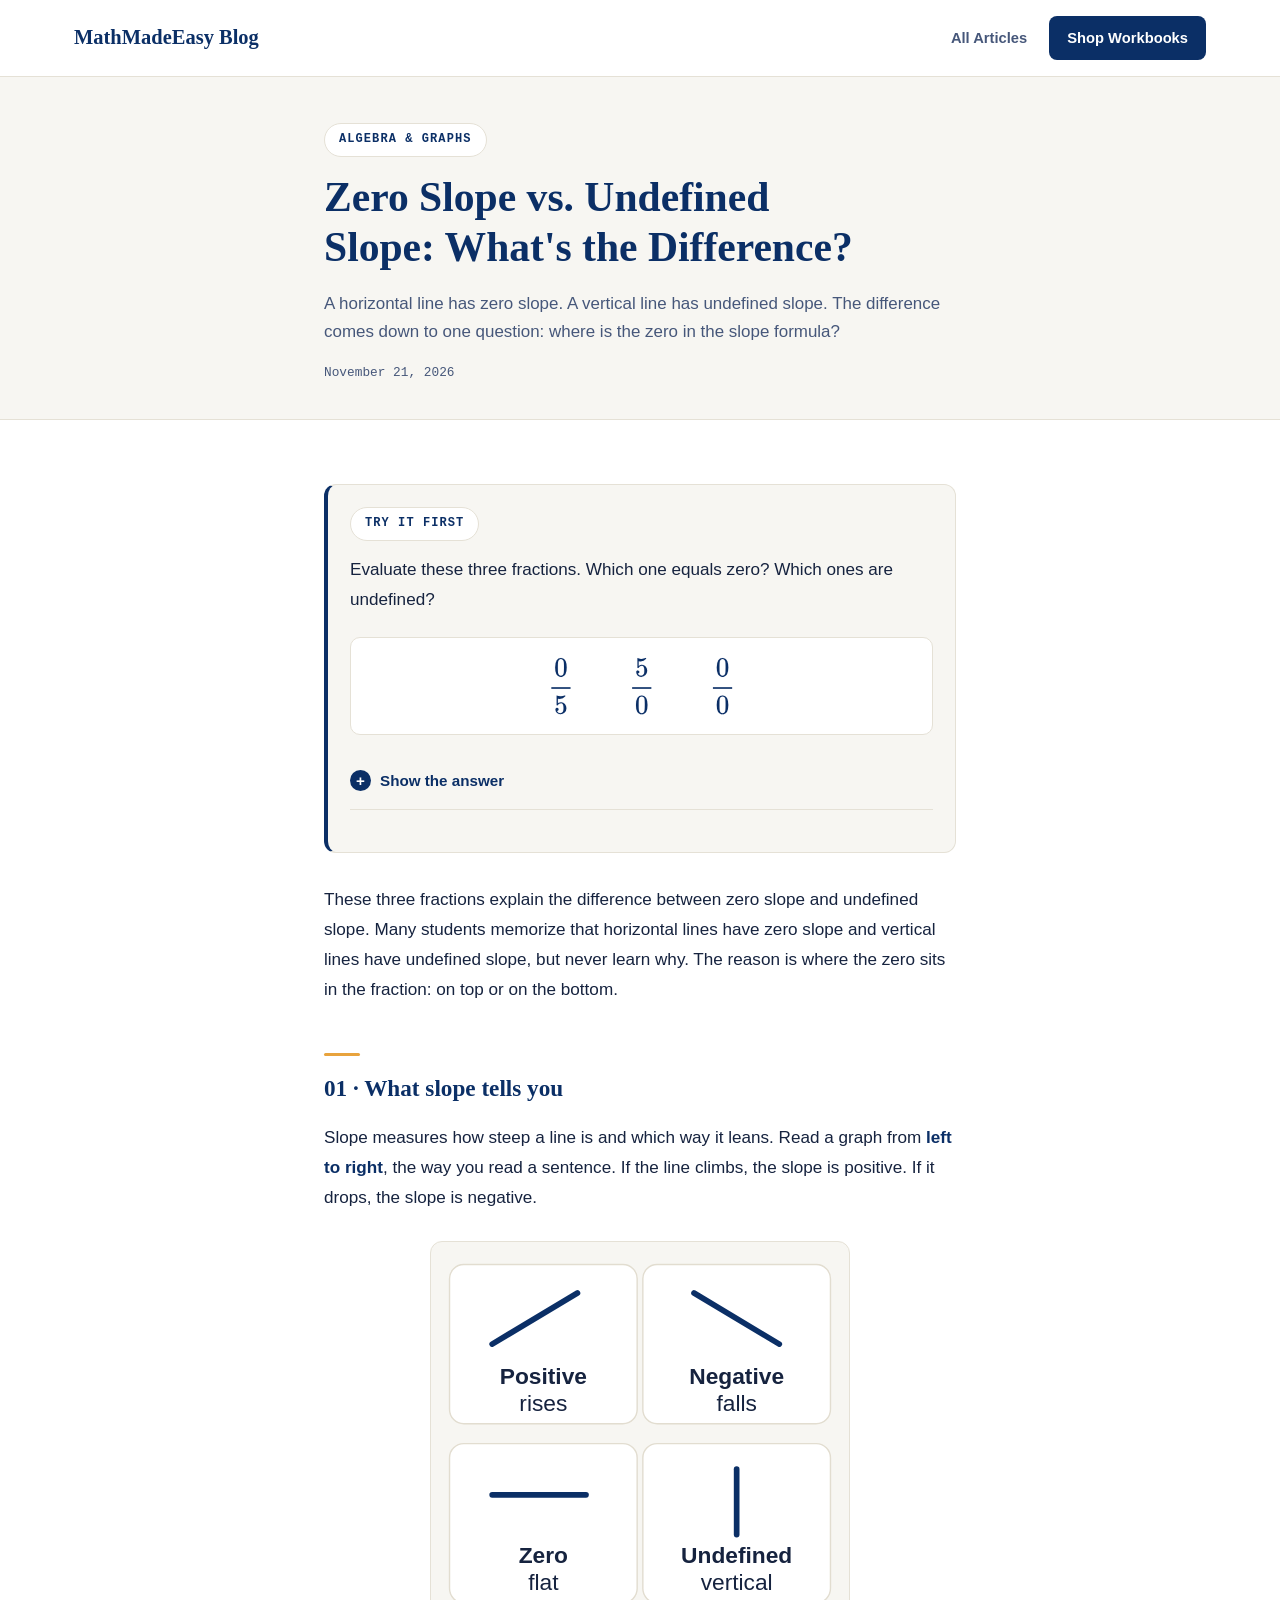
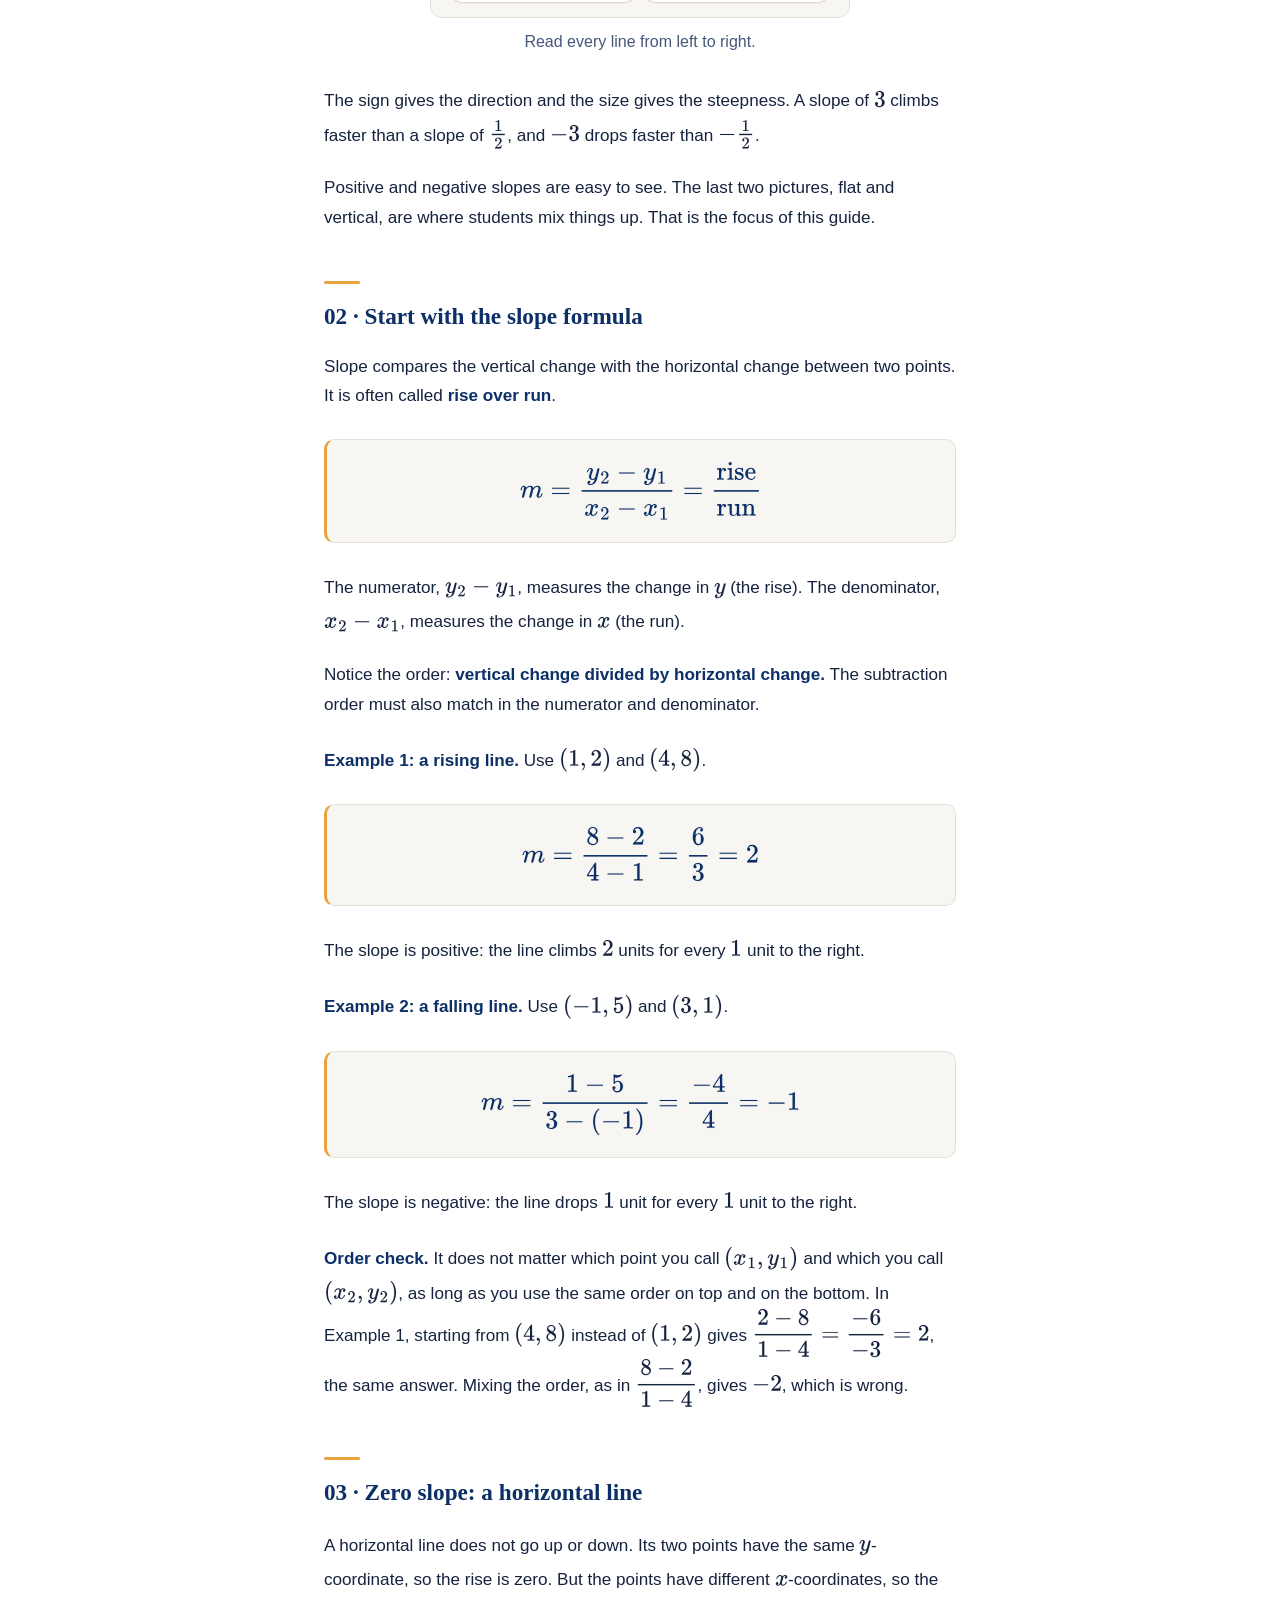
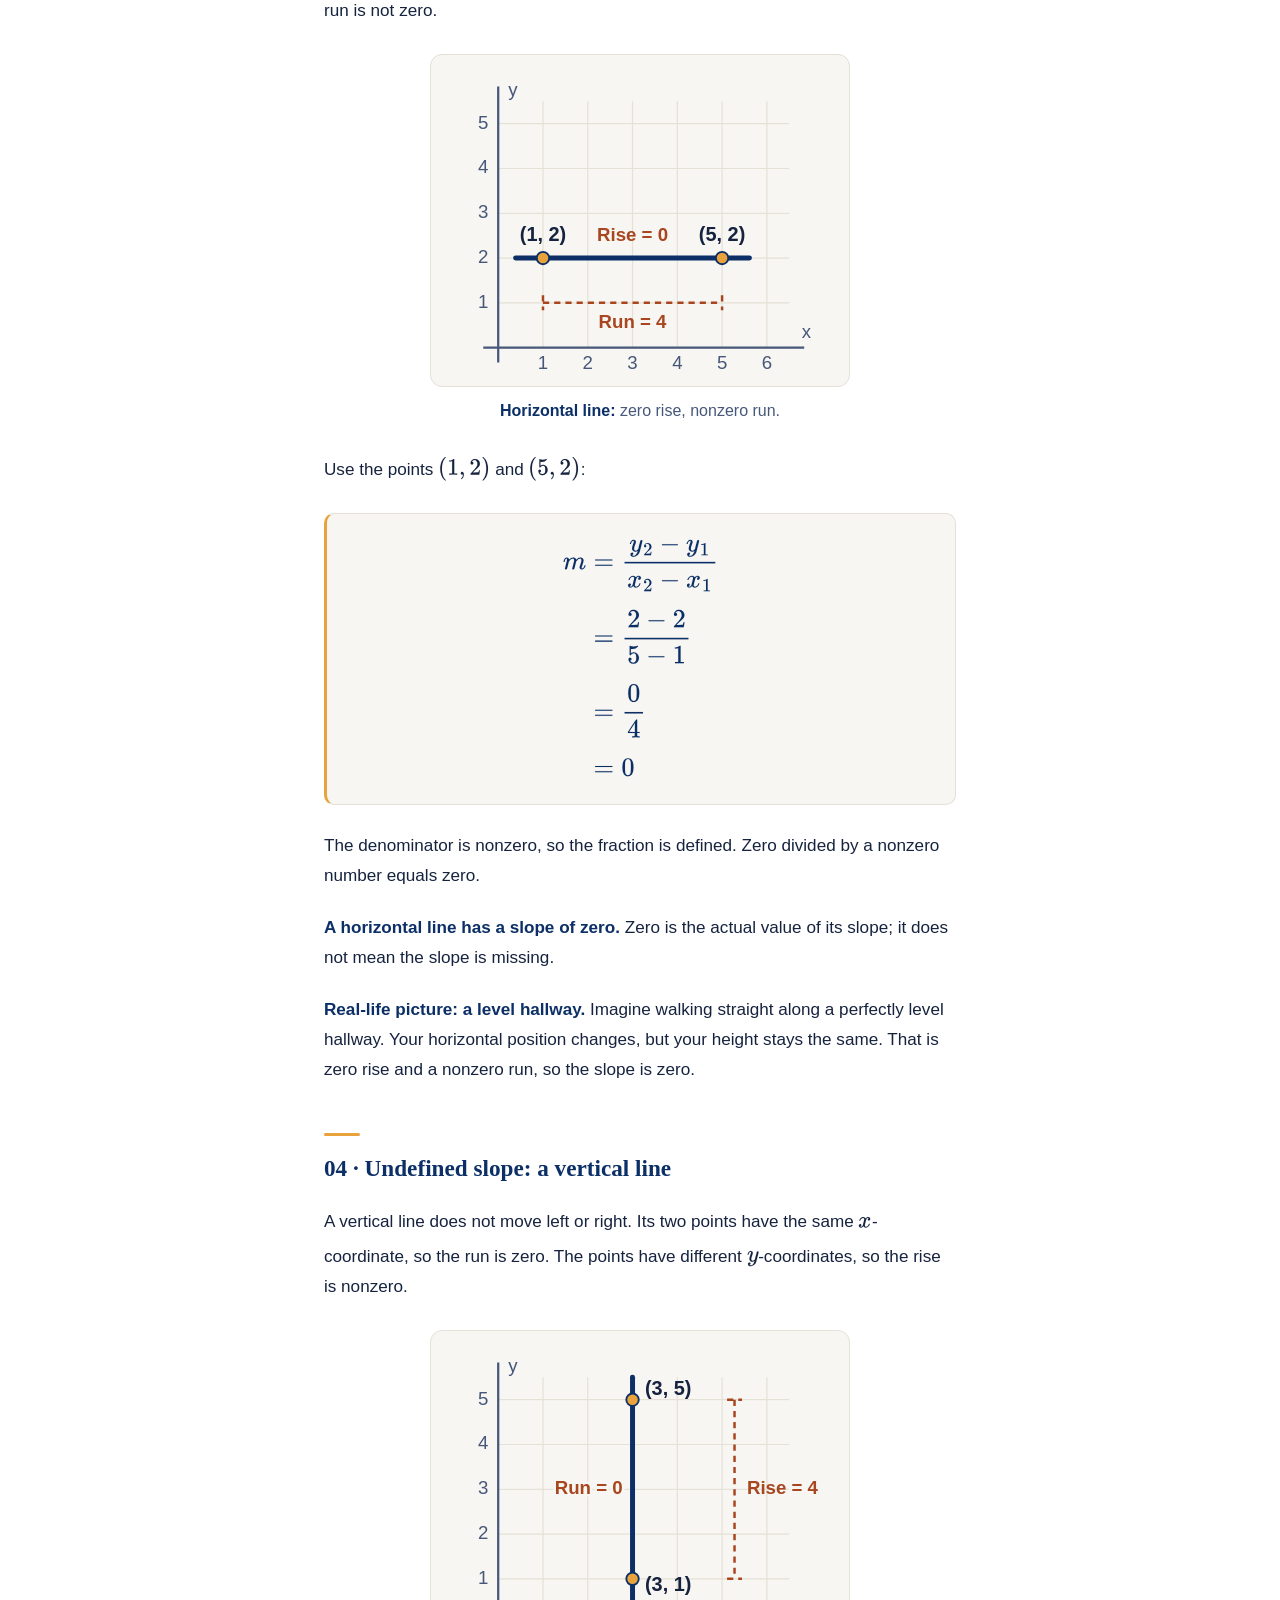
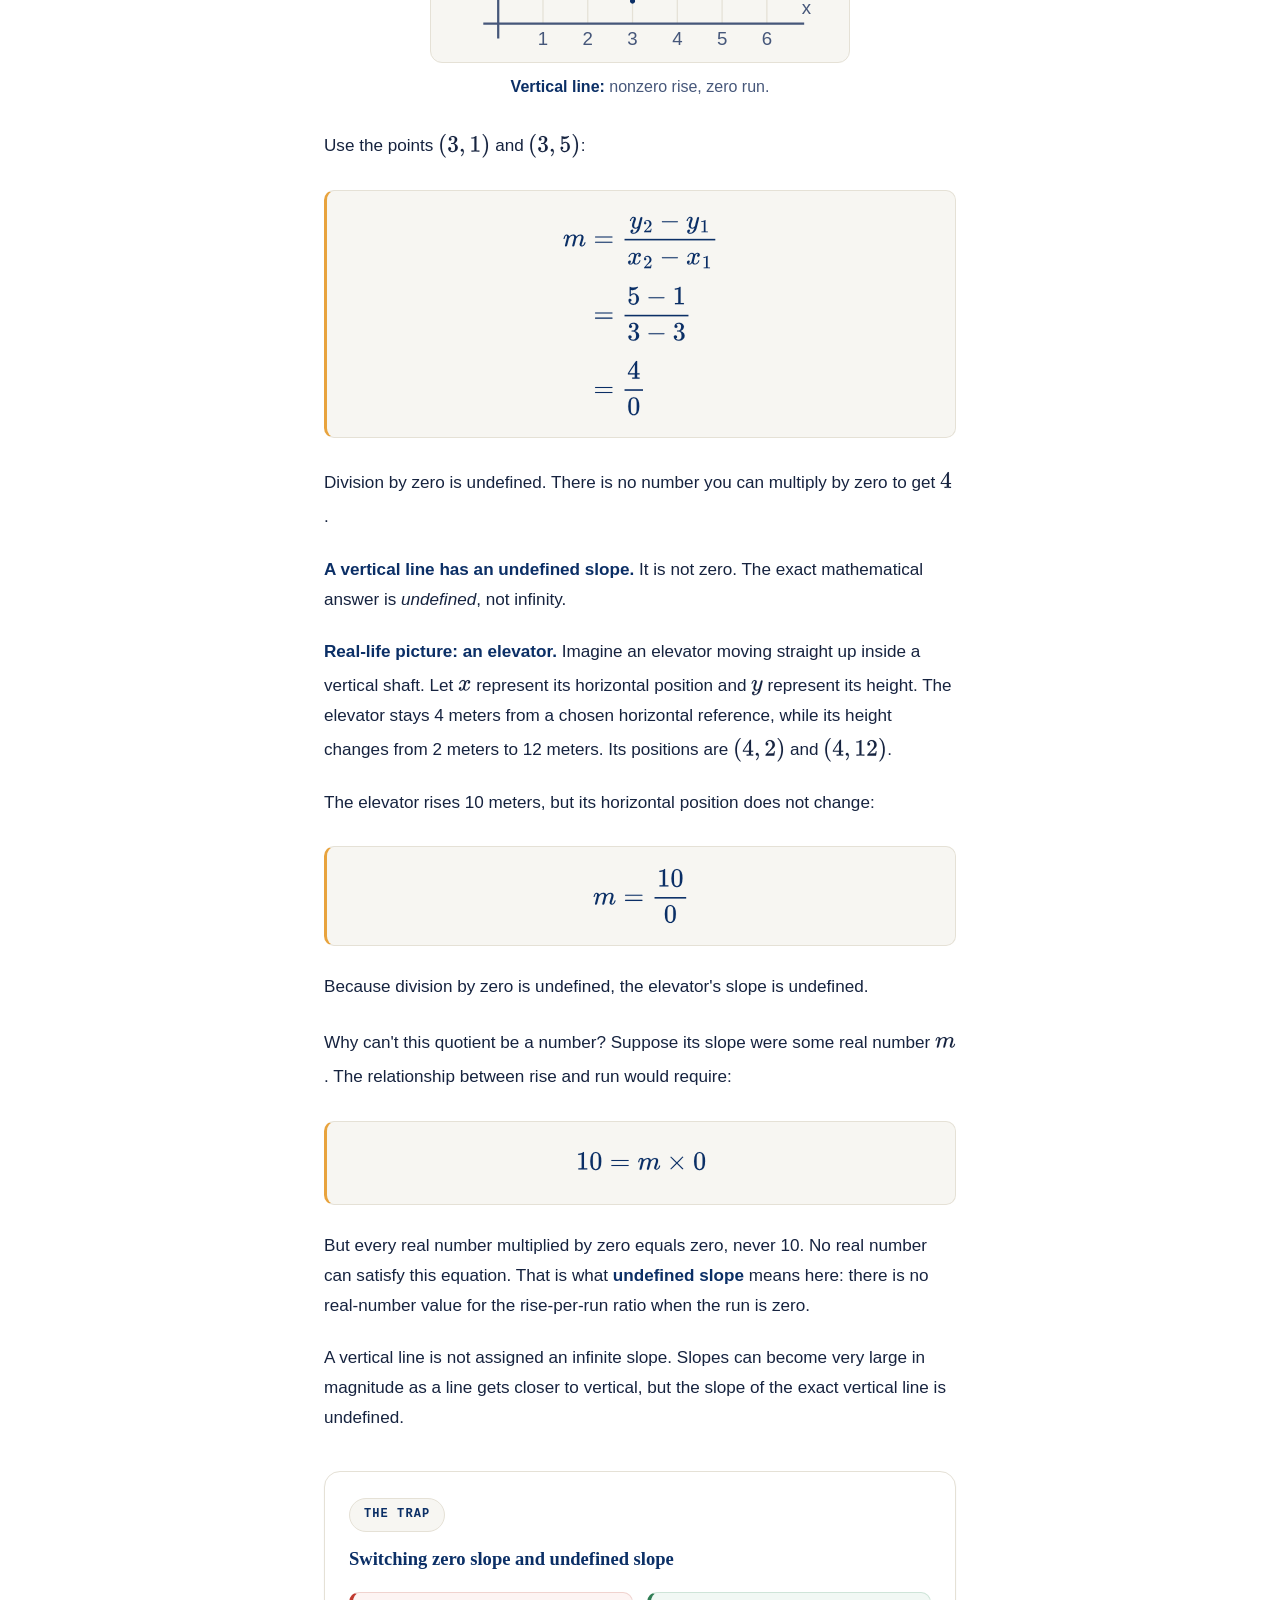
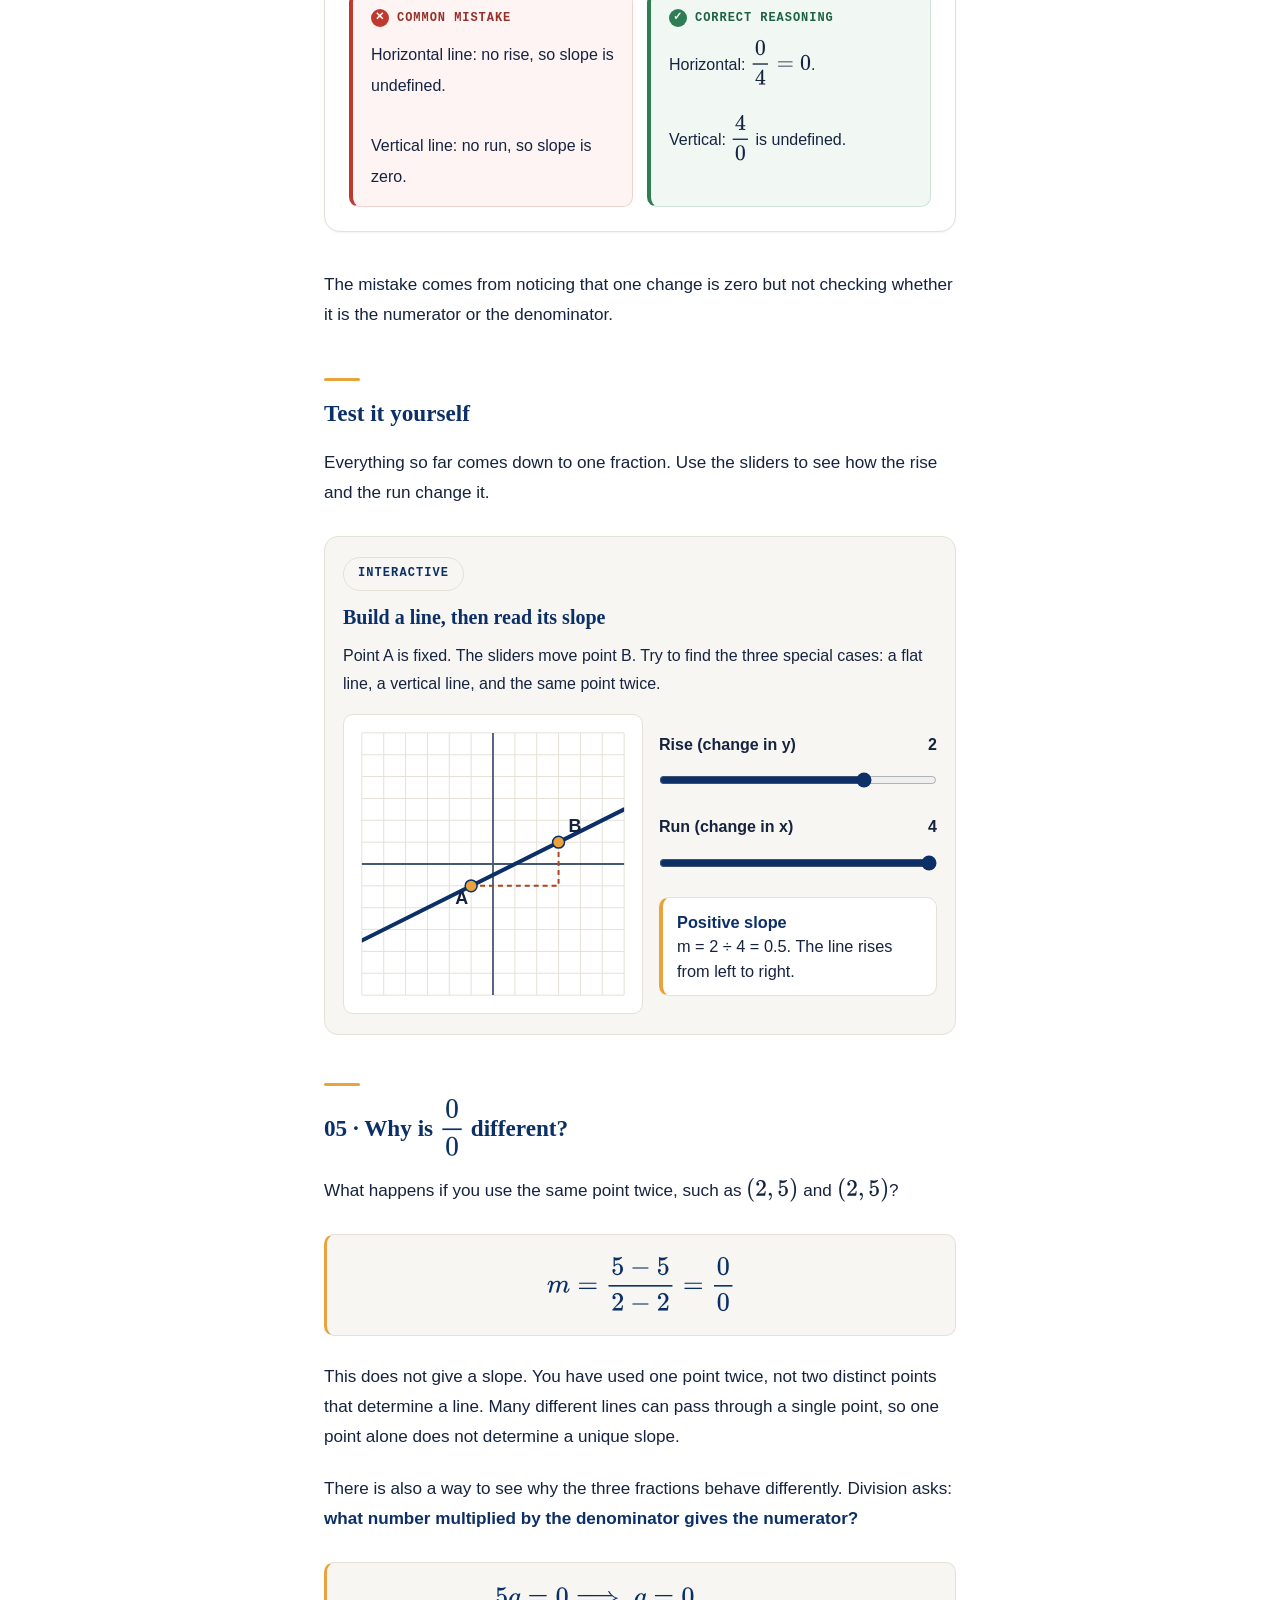
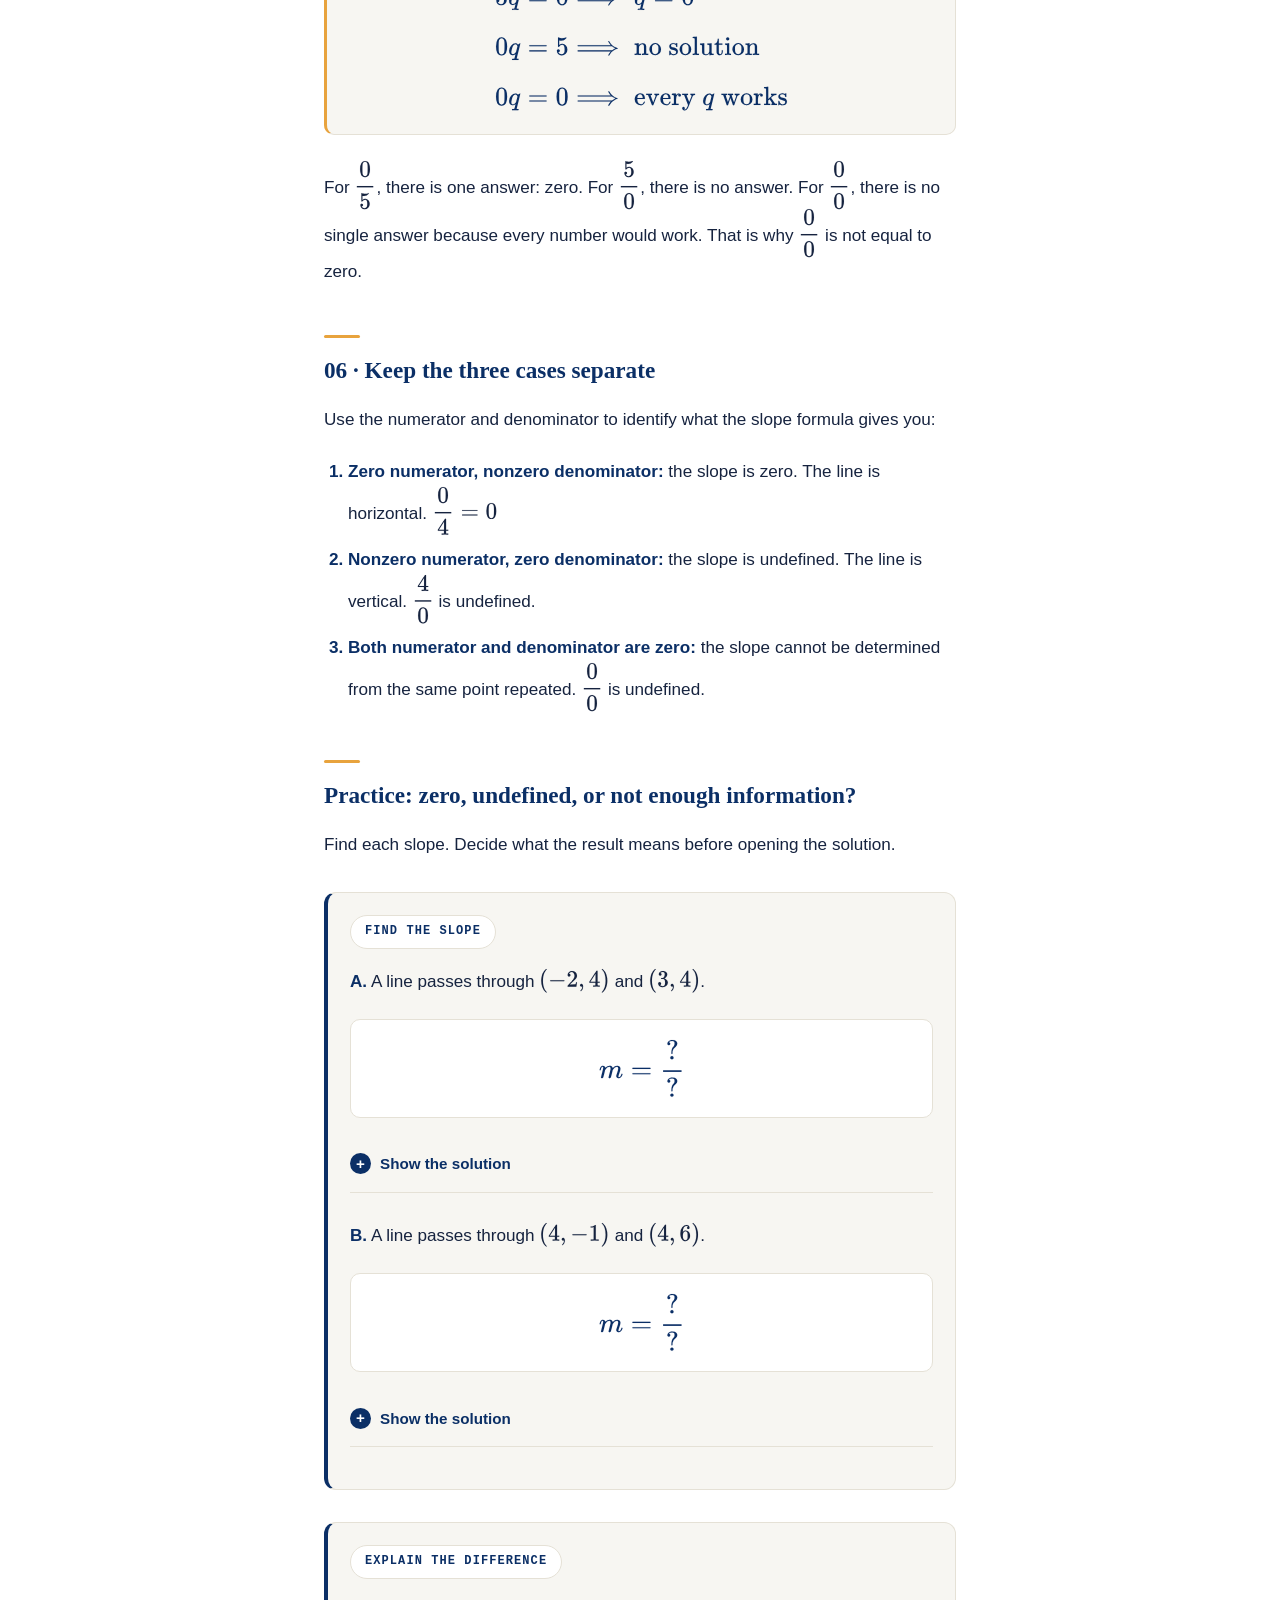
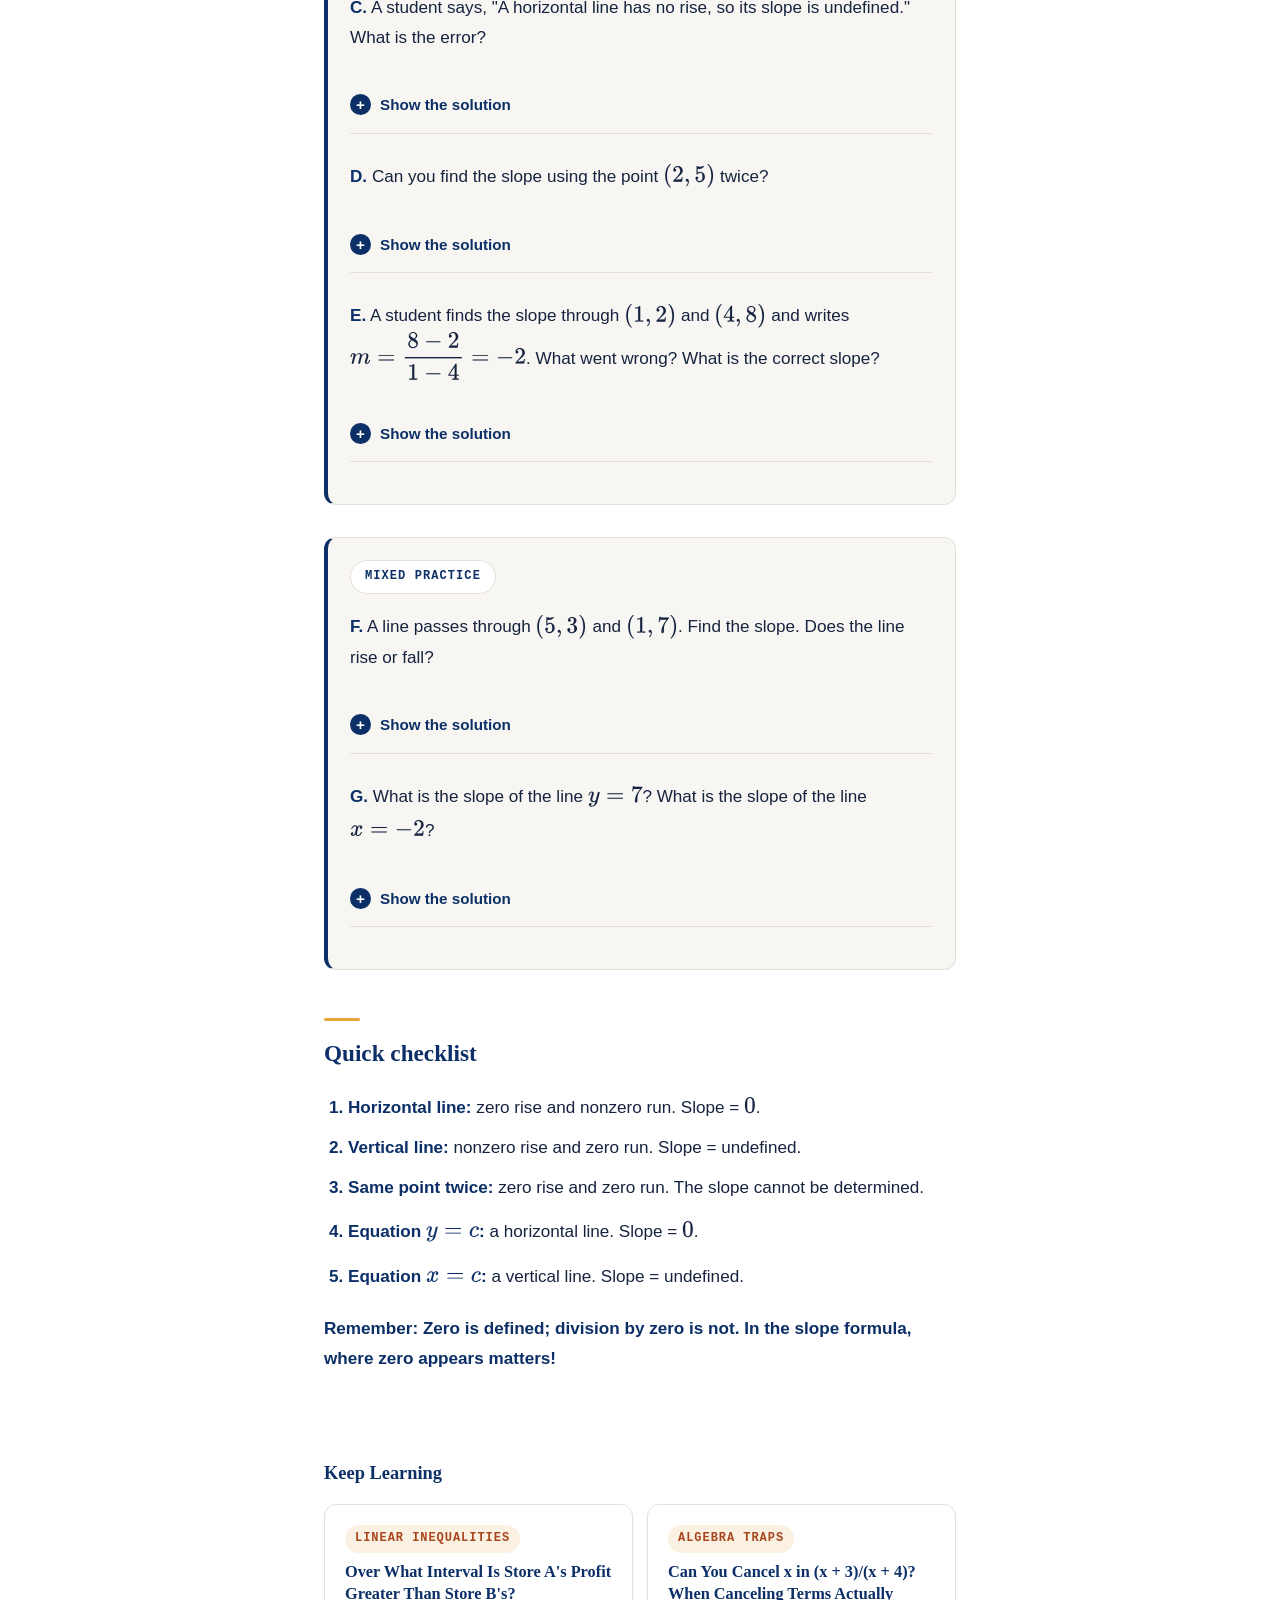
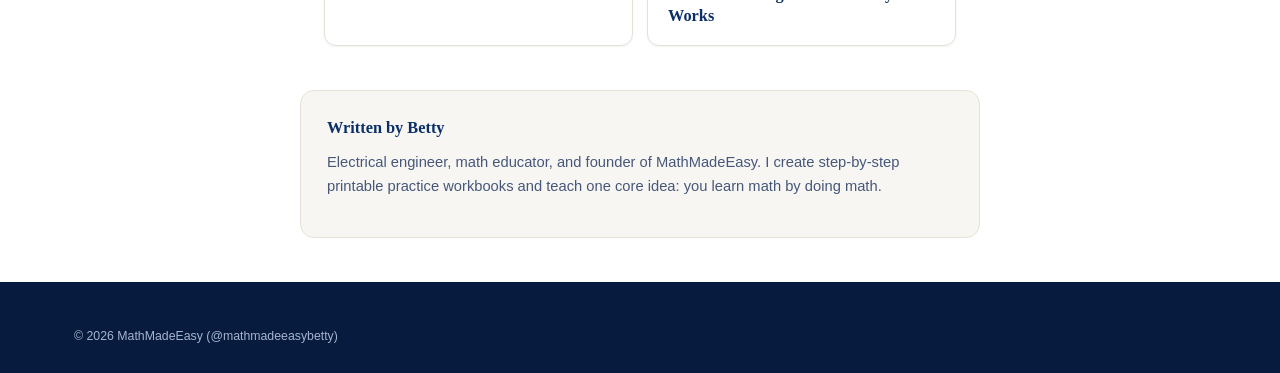
<file: blog/zero-slope-vs-undefined-slope.html>
<!DOCTYPE html>
<html lang="en">
<head>
<meta charset="UTF-8">
<meta name="viewport" content="width=device-width, initial-scale=1.0">
<title>Zero Slope vs. Undefined Slope: What's the Difference? | MathMadeEasy</title>
<meta name="description" content="Why is a horizontal line's slope zero but a vertical line's undefined? Learn the difference with the slope formula, an interactive explorer, and practice.">
<meta property="og:title" content="Zero Slope vs. Undefined Slope: What's the Difference? | MathMadeEasy">
<meta property="og:description" content="Why is a horizontal line's slope zero but a vertical line's undefined? Learn the difference with the slope formula, an interactive explorer, and practice.">
<meta property="og:type" content="article">
<meta property="og:url" content="https://mathmadeeasybetty.com/blog/zero-slope-vs-undefined-slope.html">
<meta property="og:image" content="https://mathmadeeasybetty.com/og_image.png">
<meta property="og:site_name" content="MathMadeEasy">
<link rel="icon" href="/blog/favicon.ico">
<link rel="canonical" href="https://mathmadeeasybetty.com/blog/zero-slope-vs-undefined-slope.html">
<meta name="twitter:card" content="summary_large_image">
<meta name="twitter:title" content="Zero Slope vs. Undefined Slope: What's the Difference? | MathMadeEasy">
<meta name="twitter:description" content="Why is a horizontal line's slope zero but a vertical line's undefined? Learn the difference with the slope formula, an interactive explorer, and practice.">
<meta name="twitter:image" content="https://mathmadeeasybetty.com/og_image.png">
<script>
  window.MathJax = {
    tex: { inlineMath: [['$', '$']] },
    svg: { scale: 1.15 }
  };
</script>
<script defer src="/mathjax-local.js" onerror="var s=document.createElement('script');s.src='https://cdnjs.cloudflare.com/ajax/libs/mathjax/3.2.2/es5/tex-svg.js';document.head.appendChild(s);"></script>
<link rel="stylesheet" href="style.css">
<style>
  .slope-fig{ max-width:420px; margin:28px auto; padding:0; }
  .slope-fig .frame{ background:var(--paper,#f7f6f2); border:1px solid var(--line,#e5e1d6); border-radius:12px; padding:14px 10px 6px; }
  .slope-fig svg{ display:block; width:100%; height:auto; }
  .slope-fig figcaption{ font-size:1rem; line-height:1.5; color:var(--ink-soft,#46577a); margin-top:12px; text-align:center; }
  .slope-grid{ fill:none; stroke:var(--line,#e5e1d6); stroke-width:1; }
  .slope-axis{ fill:none; stroke:var(--ink-soft,#46577a); stroke-width:1.8; }
  .slope-line{ fill:none; stroke:var(--navy,#0b2f66); stroke-width:4; stroke-linecap:round; }
  .slope-change{ fill:none; stroke:var(--gold-ink,#a8461f); stroke-width:2; stroke-dasharray:5 4; }
  .slope-point{ fill:var(--gold,#e8a33d); stroke:var(--navy,#0b2f66); stroke-width:1.5; }
  .slope-txt{ font-family:var(--font-body,system-ui,sans-serif); font-size:16px; font-weight:700; fill:var(--ink,#16233f); }
  .slope-note{ font-family:var(--font-body,system-ui,sans-serif); font-size:15px; font-weight:700; fill:var(--gold-ink,#a8461f); }
  .slope-tick{ font-family:var(--font-body,system-ui,sans-serif); font-size:15px; fill:var(--ink-soft,#46577a); }
  .slope-halo{ paint-order:stroke; stroke:var(--paper,#f7f6f2); stroke-width:4px; stroke-linejoin:round; }
  .explorer{ background:var(--paper,#f7f6f2); border:1px solid var(--line,#e5e1d6); border-radius:14px; padding:20px 18px; margin:28px 0; }
  .explorer .eyebrow{ margin-bottom:10px; }
  .explorer h3{ font-size:1.25rem; color:var(--navy,#0b2f66); margin:0 0 8px; }
  .explorer p{ font-size:1rem; margin:0 0 16px; }
  .ex-grid{ display:grid; gap:16px; }
  .ex-grid svg{ width:100%; max-width:300px; height:auto; margin:0 auto; background:#fff; border:1px solid var(--line,#e5e1d6); border-radius:10px; }
  .ex-controls label{ display:flex; justify-content:space-between; font-weight:700; font-size:1rem; }
  .explorer .slope-txt{ font-size:18px; }
  .ex-controls input[type=range]{ width:100%; height:44px; margin:0 0 12px; accent-color:var(--navy,#0b2f66); }
  .ex-out{ display:block; background:#fff; border:1px solid var(--line,#e5e1d6); border-left:4px solid var(--gold,#e8a33d); border-radius:10px; padding:12px 14px; font-size:1.02rem; line-height:1.5; min-height:5.2em; }
  .ex-out b{ display:block; color:var(--navy,#0b2f66); }
  @media (min-width:640px){ .ex-grid{ grid-template-columns:300px 1fr; align-items:center; } }
  @media (max-width:360px){
    .post-body li mjx-container{ display:block; max-width:100%; overflow-x:auto; overflow-y:hidden; font-size:100% !important; }
  }
</style>
<script type="application/ld+json">
{
  "@context": "https://schema.org",
  "@type": "BlogPosting",
  "headline": "Zero Slope vs. Undefined Slope: What's the Difference?",
  "description": "Why is a horizontal line's slope zero but a vertical line's undefined? Learn the difference with the slope formula, an interactive explorer, and practice.",
  "image": "https://mathmadeeasybetty.com/og_image.png",
  "datePublished": "2026-11-21",
  "dateModified": "2026-11-21",
  "inLanguage": "en",
  "author": {
    "@type": "Person",
    "name": "Betty",
    "url": "https://mathmadeeasybetty.com/"
  },
  "publisher": {
    "@type": "Organization",
    "name": "MathMadeEasy",
    "url": "https://mathmadeeasybetty.com/",
    "logo": {
      "@type": "ImageObject",
      "url": "https://mathmadeeasybetty.com/og_image.png"
    }
  },
  "isPartOf": { "@id": "https://mathmadeeasybetty.com/blog/#blog" },
  "mainEntityOfPage": {
    "@type": "WebPage",
    "@id": "https://mathmadeeasybetty.com/blog/zero-slope-vs-undefined-slope.html"
  }
}
</script>
</head>
<body>
<header class="site-nav">
  <div class="nav-inner">
    <a href="index.html" class="logo">MathMadeEasy Blog</a>
    <nav class="links">
      <a href="index.html">All Articles</a>
      <a href="https://resources.mathmadeeasybetty.com" target="_blank" rel="noopener" class="nav-cta">Shop Workbooks</a>
    </nav>
  </div>
</header>

<article>
  <div class="post-hero">
    <div class="inner">
      <span class="eyebrow">Algebra &amp; Graphs</span>
      <h1>Zero Slope vs. Undefined Slope: What's the Difference?</h1>
      <p class="post-desc">A horizontal line has zero slope. A vertical line has undefined slope. The difference comes down to one question: where is the zero in the slope formula?</p>
      <div class="post-meta">November 21, 2026</div>
    </div>
  </div>

  <div class="post-body" style="padding-top: 32px;">
    <div class="your-turn">
      <span class="eyebrow">Try it first</span>
      <p>Evaluate these three fractions. Which one equals zero? Which ones are undefined?</p>
      <p class="prompt">$\dfrac{0}{5}\qquad \dfrac{5}{0}\qquad \dfrac{0}{0}$</p>
      <details>
        <summary>Show the answer</summary>
        <div class="answer">
          <p>$\dfrac{0}{5}=0$</p>
          <p>$\dfrac{5}{0}$ is undefined, and $\dfrac{0}{0}$ is also undefined.</p>
          <p>Zero in the numerator is not the same as zero in the denominator. The third fraction needs a closer look, too.</p>
        </div>
      </details>
    </div>

    <p>These three fractions explain the difference between zero slope and undefined slope. Many students memorize that horizontal lines have zero slope and vertical lines have undefined slope, but never learn why. The reason is where the zero sits in the fraction: on top or on the bottom.</p>

    <h2>01 &middot; What slope tells you</h2>
    <p>Slope measures how steep a line is and which way it leans. Read a graph from <strong>left to right</strong>, the way you read a sentence. If the line climbs, the slope is positive. If it drops, the slope is negative.</p>
    <figure class="slope-fig">
      <div class="frame">
        <svg viewBox="0 0 280 250" role="img" aria-labelledby="fr-t fr-d">
          <title id="fr-t">The four kinds of slope</title>
          <desc id="fr-d">Four small graphs read left to right: a rising line with positive slope, a falling line with negative slope, a flat line with zero slope, and a vertical line with undefined slope.</desc>
          <rect x="6" y="6" width="132" height="112" rx="10" fill="#fff" stroke="#e2ddd0"/><path class="slope-line" d="M36 62L96 26"/><text class="slope-txt" x="72" y="90" text-anchor="middle">Positive</text><text class="slope-txt" x="72" y="109" text-anchor="middle" style="font-weight:400">rises</text><rect x="142" y="6" width="132" height="112" rx="10" fill="#fff" stroke="#e2ddd0"/><path class="slope-line" d="M178 26L238 62"/><text class="slope-txt" x="208" y="90" text-anchor="middle">Negative</text><text class="slope-txt" x="208" y="109" text-anchor="middle" style="font-weight:400">falls</text><rect x="6" y="132" width="132" height="112" rx="10" fill="#fff" stroke="#e2ddd0"/><path class="slope-line" d="M36 168H102"/><text class="slope-txt" x="72" y="216" text-anchor="middle">Zero</text><text class="slope-txt" x="72" y="235" text-anchor="middle" style="font-weight:400">flat</text><rect x="142" y="132" width="132" height="112" rx="10" fill="#fff" stroke="#e2ddd0"/><path class="slope-line" d="M208 150V196"/><text class="slope-txt" x="208" y="216" text-anchor="middle">Undefined</text><text class="slope-txt" x="208" y="235" text-anchor="middle" style="font-weight:400">vertical</text>
        </svg>
      </div>
      <figcaption>Read every line from left to right.</figcaption>
    </figure>
    <p>The sign gives the direction and the size gives the steepness. A slope of $3$ climbs faster than a slope of $\tfrac{1}{2}$, and $-3$ drops faster than $-\tfrac{1}{2}$.</p>
    <p>Positive and negative slopes are easy to see. The last two pictures, flat and vertical, are where students mix things up. That is the focus of this guide.</p>

    <h2>02 &middot; Start with the slope formula</h2>
    <p>Slope compares the vertical change with the horizontal change between two points. It is often called <strong>rise over run</strong>.</p>
    <p class="math-display">$\displaystyle m=\frac{y_2-y_1}{x_2-x_1}=\frac{\text{rise}}{\text{run}}$</p>
    <p>The numerator, $y_2-y_1$, measures the change in $y$ (the rise). The denominator, $x_2-x_1$, measures the change in $x$ (the run).</p>
    <p>Notice the order: <strong>vertical change divided by horizontal change.</strong> The subtraction order must also match in the numerator and denominator.</p>
    <p><strong>Example 1: a rising line.</strong> Use $(1,2)$ and $(4,8)$.</p>
    <p class="math-display">$\displaystyle m=\frac{8-2}{4-1}=\frac{6}{3}=2$</p>
    <p>The slope is positive: the line climbs $2$ units for every $1$ unit to the right.</p>
    <p><strong>Example 2: a falling line.</strong> Use $(-1,5)$ and $(3,1)$.</p>
    <p class="math-display">$\displaystyle m=\frac{1-5}{3-(-1)}=\frac{-4}{4}=-1$</p>
    <p>The slope is negative: the line drops $1$ unit for every $1$ unit to the right.</p>
<p><strong>Order check.</strong> It does not matter which point you call $(x_1,y_1)$ and which you call $(x_2,y_2)$, as long as you use the same order on top and on the bottom. In Example 1, starting from $(4,8)$ instead of $(1,2)$ gives $\dfrac{2-8}{1-4}=\dfrac{-6}{-3}=2$, the same answer. Mixing the order, as in $\dfrac{8-2}{1-4}$, gives $-2$, which is wrong.</p>

    <h2>03 &middot; Zero slope: a horizontal line</h2>
    <p>A horizontal line does not go up or down. Its two points have the same $y$-coordinate, so the rise is zero. But the points have different $x$-coordinates, so the run is not zero.</p>
    <figure class="slope-fig">
      <div class="frame">
        <svg viewBox="0 0 320 250" role="img" aria-labelledby="hz-t hz-d">
          <title id="hz-t">A horizontal line has zero slope</title>
          <desc id="hz-d">A horizontal line passes through the points (1, 2) and (5, 2). The rise is zero and the run is four.</desc>
          <g class="slope-grid"><path d="M46 26V224 M82 26V224 M118 26V224 M154 26V224 M190 26V224 M226 26V224 M262 26V224 M46 224H280 M46 188H280 M46 152H280 M46 116H280 M46 80H280 M46 44H280"/></g><path class="slope-axis" d="M34 224H292 M46 236V14"/><text class="slope-tick" x="82" y="241" text-anchor="middle">1</text><text class="slope-tick" x="118" y="241" text-anchor="middle">2</text><text class="slope-tick" x="154" y="241" text-anchor="middle">3</text><text class="slope-tick" x="190" y="241" text-anchor="middle">4</text><text class="slope-tick" x="226" y="241" text-anchor="middle">5</text><text class="slope-tick" x="262" y="241" text-anchor="middle">6</text><text class="slope-tick" x="38" y="192" text-anchor="end">1</text><text class="slope-tick" x="38" y="156" text-anchor="end">2</text><text class="slope-tick" x="38" y="120" text-anchor="end">3</text><text class="slope-tick" x="38" y="84" text-anchor="end">4</text><text class="slope-tick" x="38" y="48" text-anchor="end">5</text><text class="slope-tick" x="290" y="216">x</text><text class="slope-tick" x="54" y="22">y</text>
          <path class="slope-line" d="M60 152H248"/><circle class="slope-point" cx="82" cy="152" r="5"/><circle class="slope-point" cx="226" cy="152" r="5"/><path class="slope-change" d="M82 188H226 M82 182V194 M226 182V194"/><text class="slope-txt" x="82" y="138" text-anchor="middle">(1, 2)</text><text class="slope-txt" x="226" y="138" text-anchor="middle">(5, 2)</text><text class="slope-note" x="154" y="138" text-anchor="middle">Rise = 0</text><text class="slope-note" x="154" y="208" text-anchor="middle">Run = 4</text>
        </svg>
      </div>
      <figcaption><strong>Horizontal line:</strong> zero rise, nonzero run.</figcaption>
    </figure>
    <p>Use the points $(1,2)$ and $(5,2)$:</p>
    <p class="math-display">
      $\begin{aligned}
      m&=\frac{y_2-y_1}{x_2-x_1}\\[4pt]
       &=\frac{2-2}{5-1}\\[4pt]
       &=\frac{0}{4}\\[4pt]
       &=0
      \end{aligned}$
    </p>
    <p>The denominator is nonzero, so the fraction is defined. Zero divided by a nonzero number equals zero.</p>
    <p><strong>A horizontal line has a slope of zero.</strong> Zero is the actual value of its slope; it does not mean the slope is missing.</p>
    <p><strong>Real-life picture: a level hallway.</strong> Imagine walking straight along a perfectly level hallway. Your horizontal position changes, but your height stays the same. That is zero rise and a nonzero run, so the slope is zero.</p>

    <h2>04 &middot; Undefined slope: a vertical line</h2>
    <p>A vertical line does not move left or right. Its two points have the same $x$-coordinate, so the run is zero. The points have different $y$-coordinates, so the rise is nonzero.</p>
    <figure class="slope-fig">
      <div class="frame">
        <svg viewBox="0 0 320 250" role="img" aria-labelledby="vt-t vt-d">
          <title id="vt-t">A vertical line has undefined slope</title>
          <desc id="vt-d">A vertical line passes through the points (3, 1) and (3, 5). The rise is four and the run is zero.</desc>
          <g class="slope-grid"><path d="M46 26V224 M82 26V224 M118 26V224 M154 26V224 M190 26V224 M226 26V224 M262 26V224 M46 224H280 M46 188H280 M46 152H280 M46 116H280 M46 80H280 M46 44H280"/></g><path class="slope-axis" d="M34 224H292 M46 236V14"/><text class="slope-tick" x="82" y="241" text-anchor="middle">1</text><text class="slope-tick" x="118" y="241" text-anchor="middle">2</text><text class="slope-tick" x="154" y="241" text-anchor="middle">3</text><text class="slope-tick" x="190" y="241" text-anchor="middle">4</text><text class="slope-tick" x="226" y="241" text-anchor="middle">5</text><text class="slope-tick" x="262" y="241" text-anchor="middle">6</text><text class="slope-tick" x="38" y="192" text-anchor="end">1</text><text class="slope-tick" x="38" y="156" text-anchor="end">2</text><text class="slope-tick" x="38" y="120" text-anchor="end">3</text><text class="slope-tick" x="38" y="84" text-anchor="end">4</text><text class="slope-tick" x="38" y="48" text-anchor="end">5</text><text class="slope-tick" x="290" y="216">x</text><text class="slope-tick" x="54" y="22">y</text>
          <path class="slope-line" d="M154 206V26"/><circle class="slope-point" cx="154" cy="188" r="5"/><circle class="slope-point" cx="154" cy="44" r="5"/><path class="slope-change" d="M236 44V188 M230 44H242 M230 188H242"/><text class="slope-txt" x="164" y="40">(3, 5)</text><text class="slope-txt" x="164" y="198">(3, 1)</text><text class="slope-note" x="246" y="120">Rise = 4</text><text class="slope-note slope-halo" x="146" y="120" text-anchor="end">Run = 0</text>
        </svg>
      </div>
      <figcaption><strong>Vertical line:</strong> nonzero rise, zero run.</figcaption>
    </figure>
    <p>Use the points $(3,1)$ and $(3,5)$:</p>
    <p class="math-display">
      $\begin{aligned}
      m&=\frac{y_2-y_1}{x_2-x_1}\\[4pt]
       &=\frac{5-1}{3-3}\\[4pt]
       &=\frac{4}{0}
      \end{aligned}$
    </p>
    <p>Division by zero is undefined. There is no number you can multiply by zero to get $4$.</p>
    <p><strong>A vertical line has an undefined slope.</strong> It is not zero. The exact mathematical answer is <em>undefined</em>, not infinity.</p>

    <p><strong>Real-life picture: an elevator.</strong> Imagine an elevator moving straight up inside a vertical shaft. Let $x$ represent its horizontal position and $y$ represent its height. The elevator stays 4 meters from a chosen horizontal reference, while its height changes from 2 meters to 12 meters. Its positions are $(4,2)$ and $(4,12)$.</p>
    <p>The elevator rises 10 meters, but its horizontal position does not change:</p>
    <p class="math-display">$\displaystyle m=\frac{10}{0}$</p>
    <p>Because division by zero is undefined, the elevator's slope is undefined.</p>
    <p>Why can't this quotient be a number? Suppose its slope were some real number $m$. The relationship between rise and run would require:</p>
    <p class="math-display">$10=m\times 0$</p>
    <p>But every real number multiplied by zero equals zero, never 10. No real number can satisfy this equation. That is what <strong>undefined slope</strong> means here: there is no real-number value for the rise-per-run ratio when the run is zero.</p>
    <p>A vertical line is not assigned an infinite slope. Slopes can become very large in magnitude as a line gets closer to vertical, but the slope of the exact vertical line is undefined.</p>

    <div class="trap-card">
      <span class="eyebrow">The Trap</span>
      <h3>Switching zero slope and undefined slope</h3>
      <div class="trap-row">
        <div class="trap-col trap-wrong">
          <span class="trap-label">Common mistake</span>
          <p>
            Horizontal line: no rise, so slope is undefined.<br><br>
            Vertical line: no run, so slope is zero.
          </p>
        </div>
        <div class="trap-col trap-right">
          <span class="trap-label">Correct reasoning</span>
          <p>
            Horizontal: $\dfrac{0}{4}=0$.<br><br>
            Vertical: $\dfrac{4}{0}$ is undefined.
          </p>
        </div>
      </div>
    </div>
    <p>The mistake comes from noticing that one change is zero but not checking whether it is the numerator or the denominator.</p>

    <h2>Test it yourself</h2>
    <p>Everything so far comes down to one fraction. Use the sliders to see how the rise and the run change it.</p>
    <section class="explorer" id="explorer" hidden aria-labelledby="ex-h">
      <span class="eyebrow">Interactive</span>
      <h3 id="ex-h">Build a line, then read its slope</h3>
      <p>Point A is fixed. The sliders move point B. Try to find the three special cases: a flat line, a vertical line, and the same point twice.</p>
      <div class="ex-grid">
        <svg id="ex-svg" viewBox="0 0 300 300" role="img" aria-label="A line through point A and point B on a grid">
          <defs><clipPath id="ex-clip"><rect x="18" y="18" width="264" height="264"/></clipPath></defs>
          <g class="slope-grid"><path d="M18 18V282 M18 18H282 M40 18V282 M18 40H282 M62 18V282 M18 62H282 M84 18V282 M18 84H282 M106 18V282 M18 106H282 M128 18V282 M18 128H282 M150 18V282 M18 150H282 M172 18V282 M18 172H282 M194 18V282 M18 194H282 M216 18V282 M18 216H282 M238 18V282 M18 238H282 M260 18V282 M18 260H282 M282 18V282 M18 282H282"/></g>
          <path class="slope-axis" d="M18 150H282 M150 18V282"/>
          <g clip-path="url(#ex-clip)"><line id="ex-line" class="slope-line" x1="0" y1="0" x2="0" y2="0"/></g>
          <polyline id="ex-ch" class="slope-change" points=""/>
          <circle id="ex-a" class="slope-point" r="6" cx="128" cy="172"/>
          <circle id="ex-b" class="slope-point" r="6" cx="216" cy="128"/>
          <text class="slope-txt" id="ex-al" x="112" y="190">A</text>
          <text class="slope-txt" id="ex-bl" x="224" y="124">B</text>
        </svg>
        <div class="ex-controls">
          <label for="ex-rise"><span>Rise (change in y)</span><b id="ex-rise-v">2</b></label>
          <input type="range" id="ex-rise" min="-4" max="4" step="1" value="2">
          <label for="ex-run"><span>Run (change in x)</span><b id="ex-run-v">4</b></label>
          <input type="range" id="ex-run" min="-4" max="4" step="1" value="4">
          <output id="ex-out" class="ex-out" for="ex-rise ex-run" aria-live="polite"></output>
        </div>
      </div>
    </section>
    
    <h2>05 &middot; Why is $\dfrac{0}{0}$ different?</h2>
    <p>What happens if you use the same point twice, such as $(2,5)$ and $(2,5)$?</p>
    <p class="math-display">$m=\dfrac{5-5}{2-2}=\dfrac{0}{0}$</p>
    <p>This does not give a slope. You have used one point twice, not two distinct points that determine a line. Many different lines can pass through a single point, so one point alone does not determine a unique slope.</p>
    <p>There is also a way to see why the three fractions behave differently. Division asks: <strong>what number multiplied by the denominator gives the numerator?</strong></p>
    <p class="math-display">
      $\begin{aligned}
      5q=0 &\implies q=0 \\[6pt]
      0q=5 &\implies \text{no solution} \\[6pt]
      0q=0 &\implies \text{every }q\text{ works}
      \end{aligned}$
    </p>
    <p>For $\dfrac{0}{5}$, there is one answer: zero. For $\dfrac{5}{0}$, there is no answer. For $\dfrac{0}{0}$, there is no single answer because every number would work. That is why $\dfrac{0}{0}$ is not equal to zero.</p>

    <h2>06 &middot; Keep the three cases separate</h2>
    <p>Use the numerator and denominator to identify what the slope formula gives you:</p>
    <ol>
      <li><strong>Zero numerator, nonzero denominator:</strong> the slope is zero. The line is horizontal. $\dfrac{0}{4}=0$</li>
      <li><strong>Nonzero numerator, zero denominator:</strong> the slope is undefined. The line is vertical. $\dfrac{4}{0}$ is undefined.</li>
      <li><strong>Both numerator and denominator are zero:</strong> the slope cannot be determined from the same point repeated. $\dfrac{0}{0}$ is undefined.</li>
    </ol>

   <h2>Practice: zero, undefined, or not enough information?</h2>
    <p>Find each slope. Decide what the result means before opening the solution.</p>
    <div class="your-turn">
      <span class="eyebrow">Find the slope</span>
      <p><strong>A.</strong> A line passes through $(-2,4)$ and $(3,4)$.</p>
      <p class="prompt">$m=\dfrac{?}{?}$</p>
      <details>
        <summary>Show the solution</summary>
        <div class="answer">
          <p>The $y$-coordinates are equal, so the rise is zero:</p>
          <p class="math-display">$\displaystyle m=\frac{4-4}{3-(-2)}=\frac{0}{5}=0$</p>
          <p><strong>The slope is zero.</strong> The line is horizontal.</p>
        </div>
      </details>
      <p><strong>B.</strong> A line passes through $(4,-1)$ and $(4,6)$.</p>
      <p class="prompt">$m=\dfrac{?}{?}$</p>
      <details>
        <summary>Show the solution</summary>
        <div class="answer">
          <p>The $x$-coordinates are equal, so the run is zero:</p>
          <p class="math-display">$\displaystyle m=\frac{6-(-1)}{4-4}=\frac{7}{0}$</p>
          <p><strong>The slope is undefined.</strong> The line is vertical.</p>
        </div>
      </details>
    </div>
    <div class="your-turn">
      <span class="eyebrow">Explain the difference</span>
      <p><strong>C.</strong> A student says, "A horizontal line has no rise, so its slope is undefined." What is the error?</p>
      <details>
        <summary>Show the solution</summary>
        <div class="answer">
          <p>The student is confusing a zero numerator with a zero denominator. A horizontal line has zero rise but a nonzero run, so its slope is $\dfrac{0}{\text{nonzero}}=0$.</p>
        </div>
      </details>
      <p><strong>D.</strong> Can you find the slope using the point $(2,5)$ twice?</p>
      <details>
        <summary>Show the solution</summary>
        <div class="answer">
          <p>No. Repeating the same point gives $\dfrac{0}{0}$. One point does not determine a unique line, so there is not enough information to find a slope.</p>
        </div>
      </details>
      <p><strong>E.</strong> A student finds the slope through $(1,2)$ and $(4,8)$ and writes $m=\dfrac{8-2}{1-4}=-2$. What went wrong? What is the correct slope?</p>
      <details>
        <summary>Show the solution</summary>
        <div class="answer">
          <p>The top starts with $(4,8)$, but the bottom starts with $(1,2)$. Both must use the same order.</p>
          <p class="math-display">$\displaystyle m=\frac{8-2}{4-1}=\frac{6}{3}=2$</p>
          <p><strong>The correct slope is $2$.</strong> Sign check: the line goes up from $(1,2)$ to $(4,8)$, so the slope must be positive.</p>
        </div>
      </details>
    </div>

    <div class="your-turn">
      <span class="eyebrow">Mixed practice</span>
      <p><strong>F.</strong> A line passes through $(5,3)$ and $(1,7)$. Find the slope. Does the line rise or fall?</p>
      <details>
        <summary>Show the solution</summary>
        <div class="answer">
          <p class="math-display">$\displaystyle m=\frac{7-3}{1-5}=\frac{4}{-4}=-1$</p>
          <p><strong>The slope is $-1$.</strong> It is negative, so the line falls from left to right.</p>
        </div>
      </details>
      <p><strong>G.</strong> What is the slope of the line $y=7$? What is the slope of the line $x=-2$?</p>
      <details>
        <summary>Show the solution</summary>
        <div class="answer">
          <p>Every point on $y=7$ has height $7$. Take $(0,7)$ and $(3,7)$: $\dfrac{7-7}{3-0}=0$. <strong>The slope is zero.</strong></p>
          <p>Every point on $x=-2$ has $x$-coordinate $-2$. Take $(-2,1)$ and $(-2,4)$: $\dfrac{4-1}{-2-(-2)}=\dfrac{3}{0}$. <strong>The slope is undefined.</strong></p>
        </div>
      </details>
    </div>
    <h2>Quick checklist</h2>
<ol>
  <li><strong>Horizontal line:</strong> zero rise and nonzero run. Slope = $0$.</li>
  <li><strong>Vertical line:</strong> nonzero rise and zero run. Slope = undefined.</li>
  <li><strong>Same point twice:</strong> zero rise and zero run. The slope cannot be determined.</li>
  <li><strong>Equation $y=c$:</strong> a horizontal line. Slope = $0$.</li>
  <li><strong>Equation $x=c$:</strong> a vertical line. Slope = undefined.</li>
</ol>
    <p><strong>Remember: Zero is defined; division by zero is not. In the slope formula, where zero appears matters!</strong></p>
  </div>

  <div class="related-posts">
    <h2>Keep Learning</h2>
    <div class="related-grid">
      <a href="linear-inequalities-profit-trap.html">
        <span class="post-tag">Linear Inequalities</span>
        <h3>Over What Interval Is Store A's Profit Greater Than Store B's?</h3>
      </a>
      <a href="cancel-terms-in-a-fraction.html">
        <span class="post-tag">Algebra Traps</span>
        <h3>Can You Cancel x in (x + 3)/(x + 4)? When Canceling Terms Actually Works</h3>
      </a>
    </div>
  </div>
  <div class="author-box">
    <h4>Written by Betty</h4>
    <p class="author-bio">
      Electrical engineer, math educator, and founder of MathMadeEasy. I create step-by-step printable practice workbooks and teach one core idea: you learn math by doing math.
    </p>
  </div>
</article>

<footer>
  <div class="wrap">
    <div class="footer-bottom">
      <span>&copy; <span id="year"></span> MathMadeEasy (@mathmadeeasybetty)</span>
    </div>
  </div>
</footer>
<script>
(function(){
  var box=document.getElementById('explorer'); if(!box) return;
  var $=function(id){return document.getElementById(id);};
  var rise=$('ex-rise'), run=$('ex-run'), U=22, C=150, AX=-1, AY=-1;
  var X=function(v){return C+U*v;}, Y=function(v){return C-U*v;};
  var neg=function(s){return String(s).replace('-','\u2212');};
  function draw(){
    var dy=+rise.value, dx=+run.value, bx=AX+dx, by=AY+dy, ln=$('ex-line'), label, text;
    $('ex-rise-v').textContent=neg(dy); $('ex-run-v').textContent=neg(dx);
    $('ex-a').setAttribute('cx',X(AX)); $('ex-a').setAttribute('cy',Y(AY));
    $('ex-b').setAttribute('cx',X(bx)); $('ex-b').setAttribute('cy',Y(by));
    $('ex-al').setAttribute('x',X(AX)-16); $('ex-al').setAttribute('y',Y(AY)+18);
    $('ex-bl').setAttribute('x',X(bx)+10); $('ex-bl').setAttribute('y',Y(by)-10);
    $('ex-bl').setAttribute('visibility',(dx||dy)?'visible':'hidden');
    $('ex-ch').setAttribute('points',X(AX)+','+Y(AY)+' '+X(bx)+','+Y(AY)+' '+X(bx)+','+Y(by));
    if(!dx && !dy){ ln.setAttribute('visibility','hidden'); }
    else{
      ln.setAttribute('visibility','visible');
      if(!dx){ ln.setAttribute('x1',X(AX)); ln.setAttribute('x2',X(AX)); ln.setAttribute('y1',Y(-6)); ln.setAttribute('y2',Y(6)); }
      else{ var m=dy/dx; ln.setAttribute('x1',X(-6)); ln.setAttribute('x2',X(6)); ln.setAttribute('y1',Y(AY+m*(-6-AX))); ln.setAttribute('y2',Y(AY+m*(6-AX))); }
    }
    if(!dx && !dy){ label='Not a line'; text='m = 0 \u00f7 0. This is the same point twice, so there is no slope to find.'; }
    else if(!dx){ label='Undefined slope'; text='m = '+neg(dy)+' \u00f7 0. Division by zero is undefined. The line is vertical.'; }
    else if(!dy){ label='Zero slope'; text='m = 0 \u00f7 '+neg(dx)+' = 0. The line is horizontal.'; }
    else{
      var v=parseFloat((dy/dx).toFixed(2));
      label=v>0?'Positive slope':'Negative slope';
      text='m = '+neg(dy)+' \u00f7 '+neg(dx)+' = '+neg(v)+'. The line '+(v>0?'rises':'falls')+' from left to right.';
    }
    $('ex-out').innerHTML='<b>'+label+'</b>'+text;
    $('ex-svg').setAttribute('aria-label','Line through point A and point B: '+label.toLowerCase()+'.');
  }
  rise.addEventListener('input',draw); run.addEventListener('input',draw);
  box.hidden=false; draw();
})();
</script>
<script>
  document.getElementById('year').textContent = new Date().getFullYear();
</script>
</body>
</html>
</file>
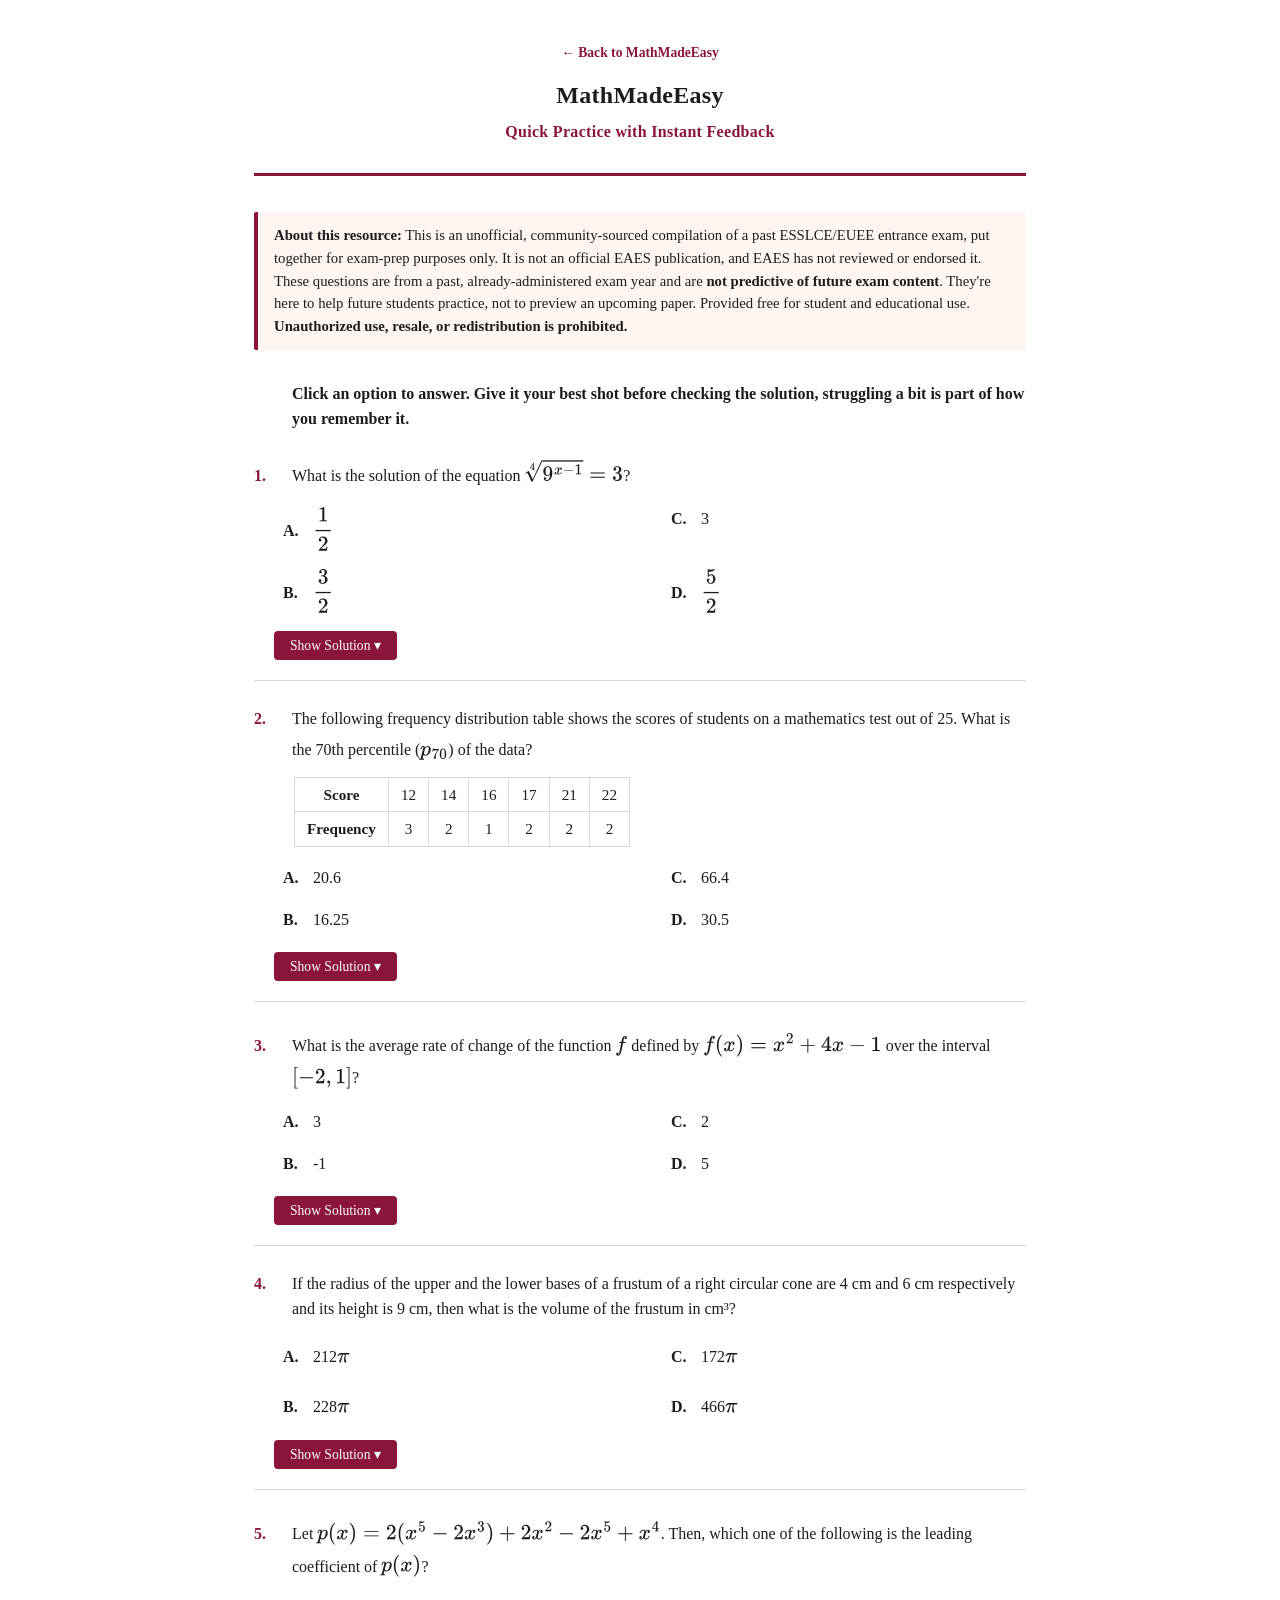
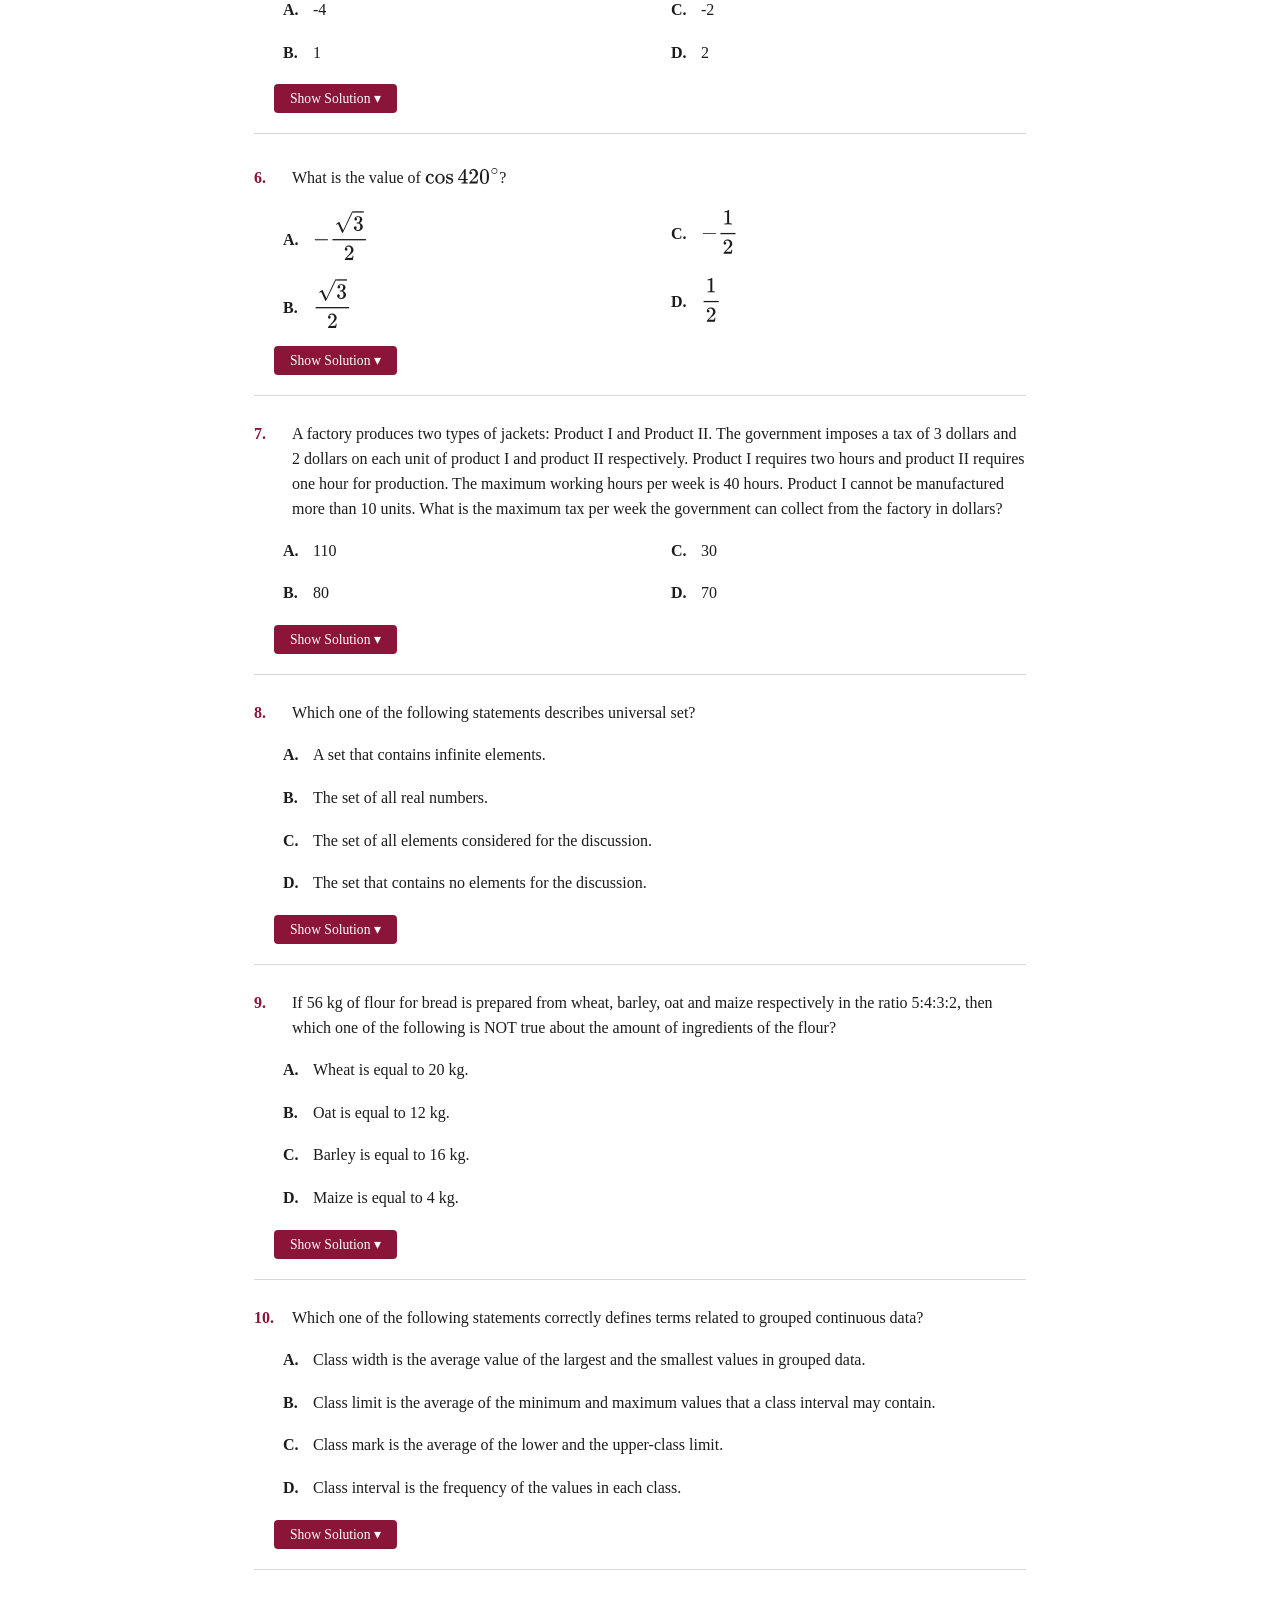
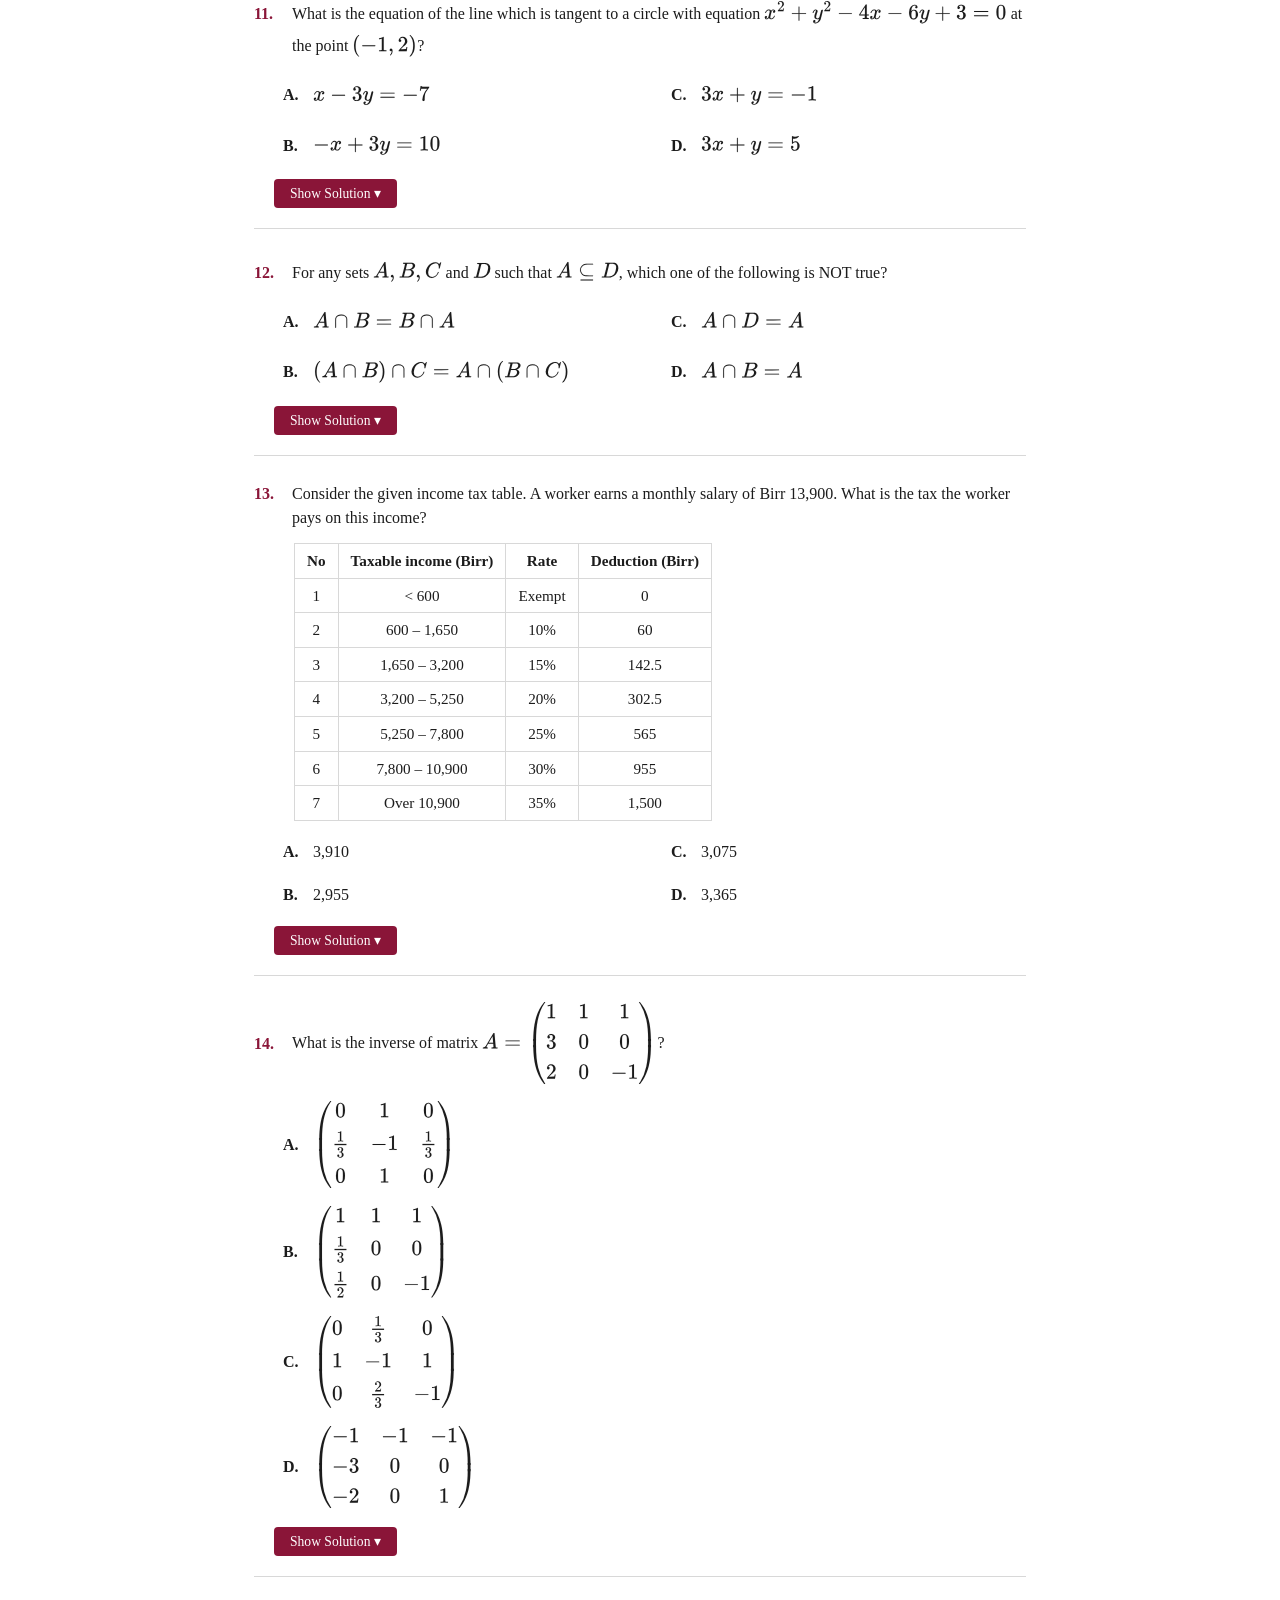
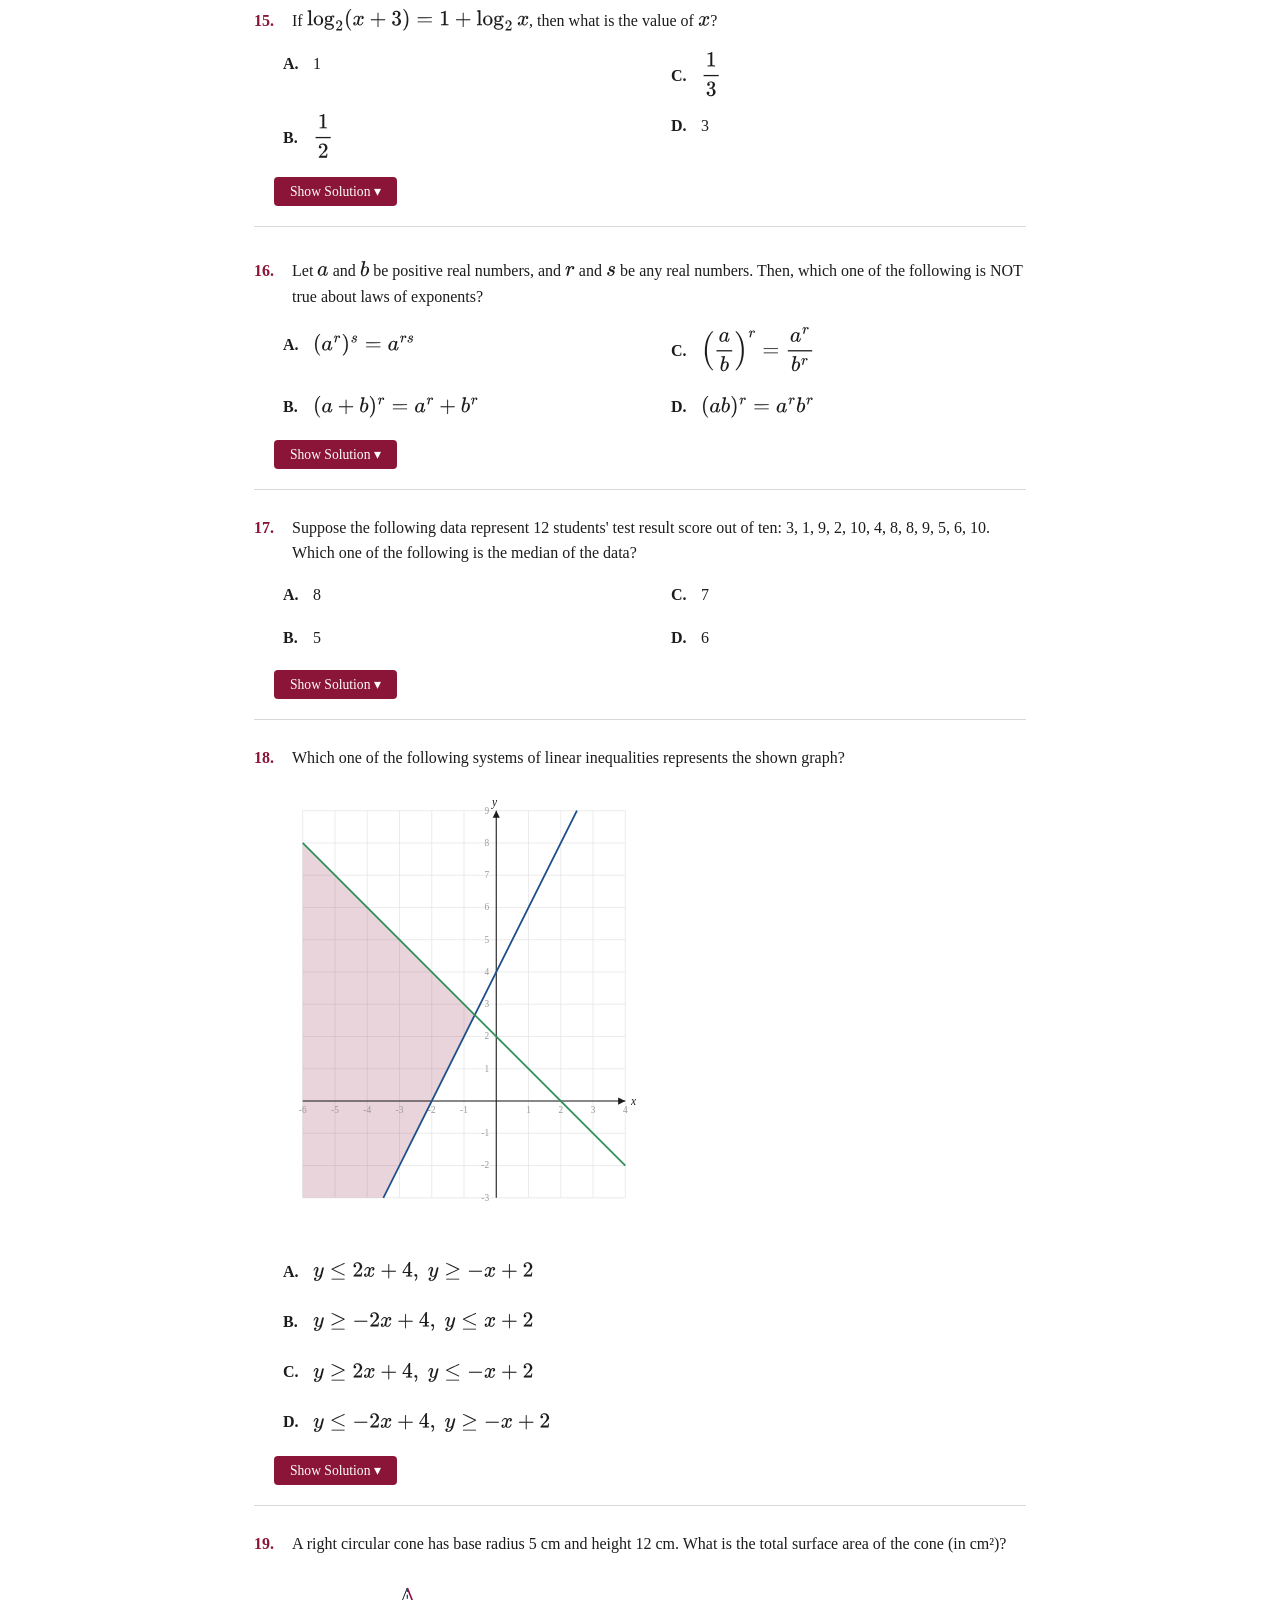
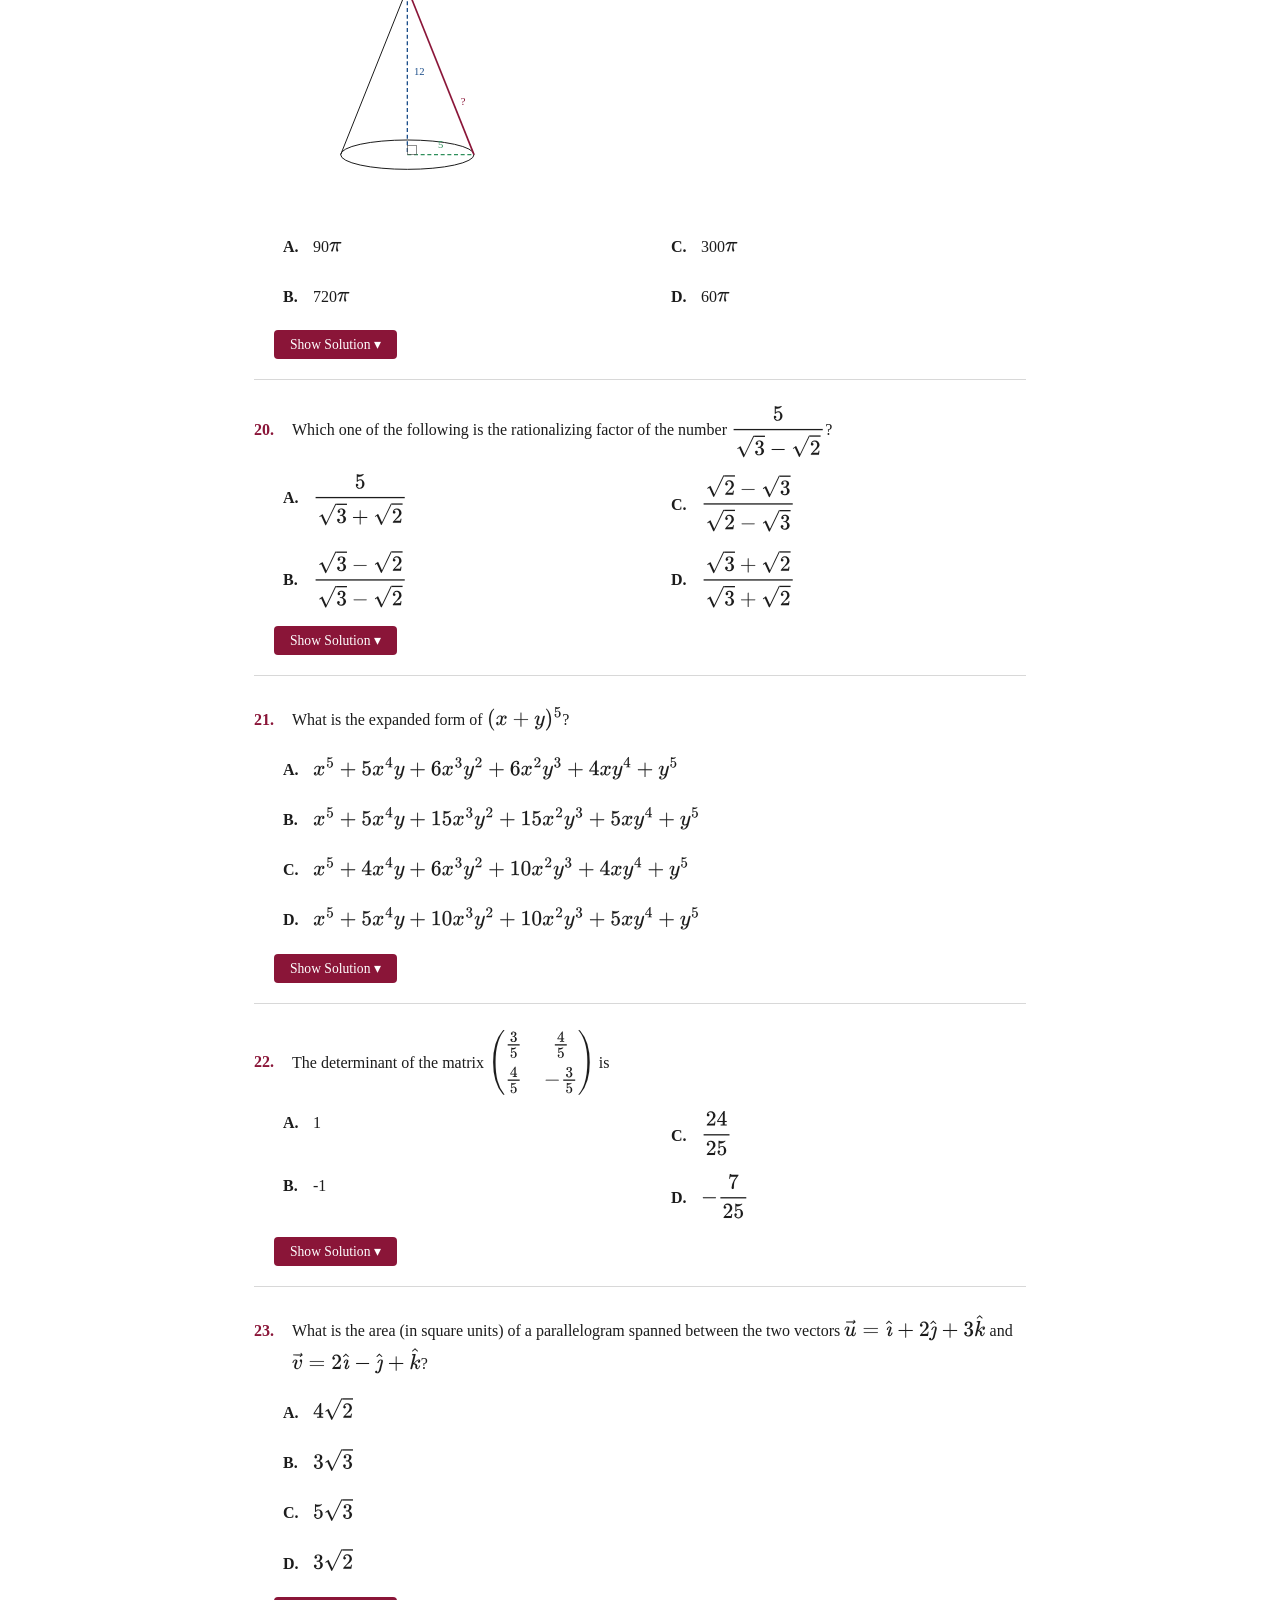
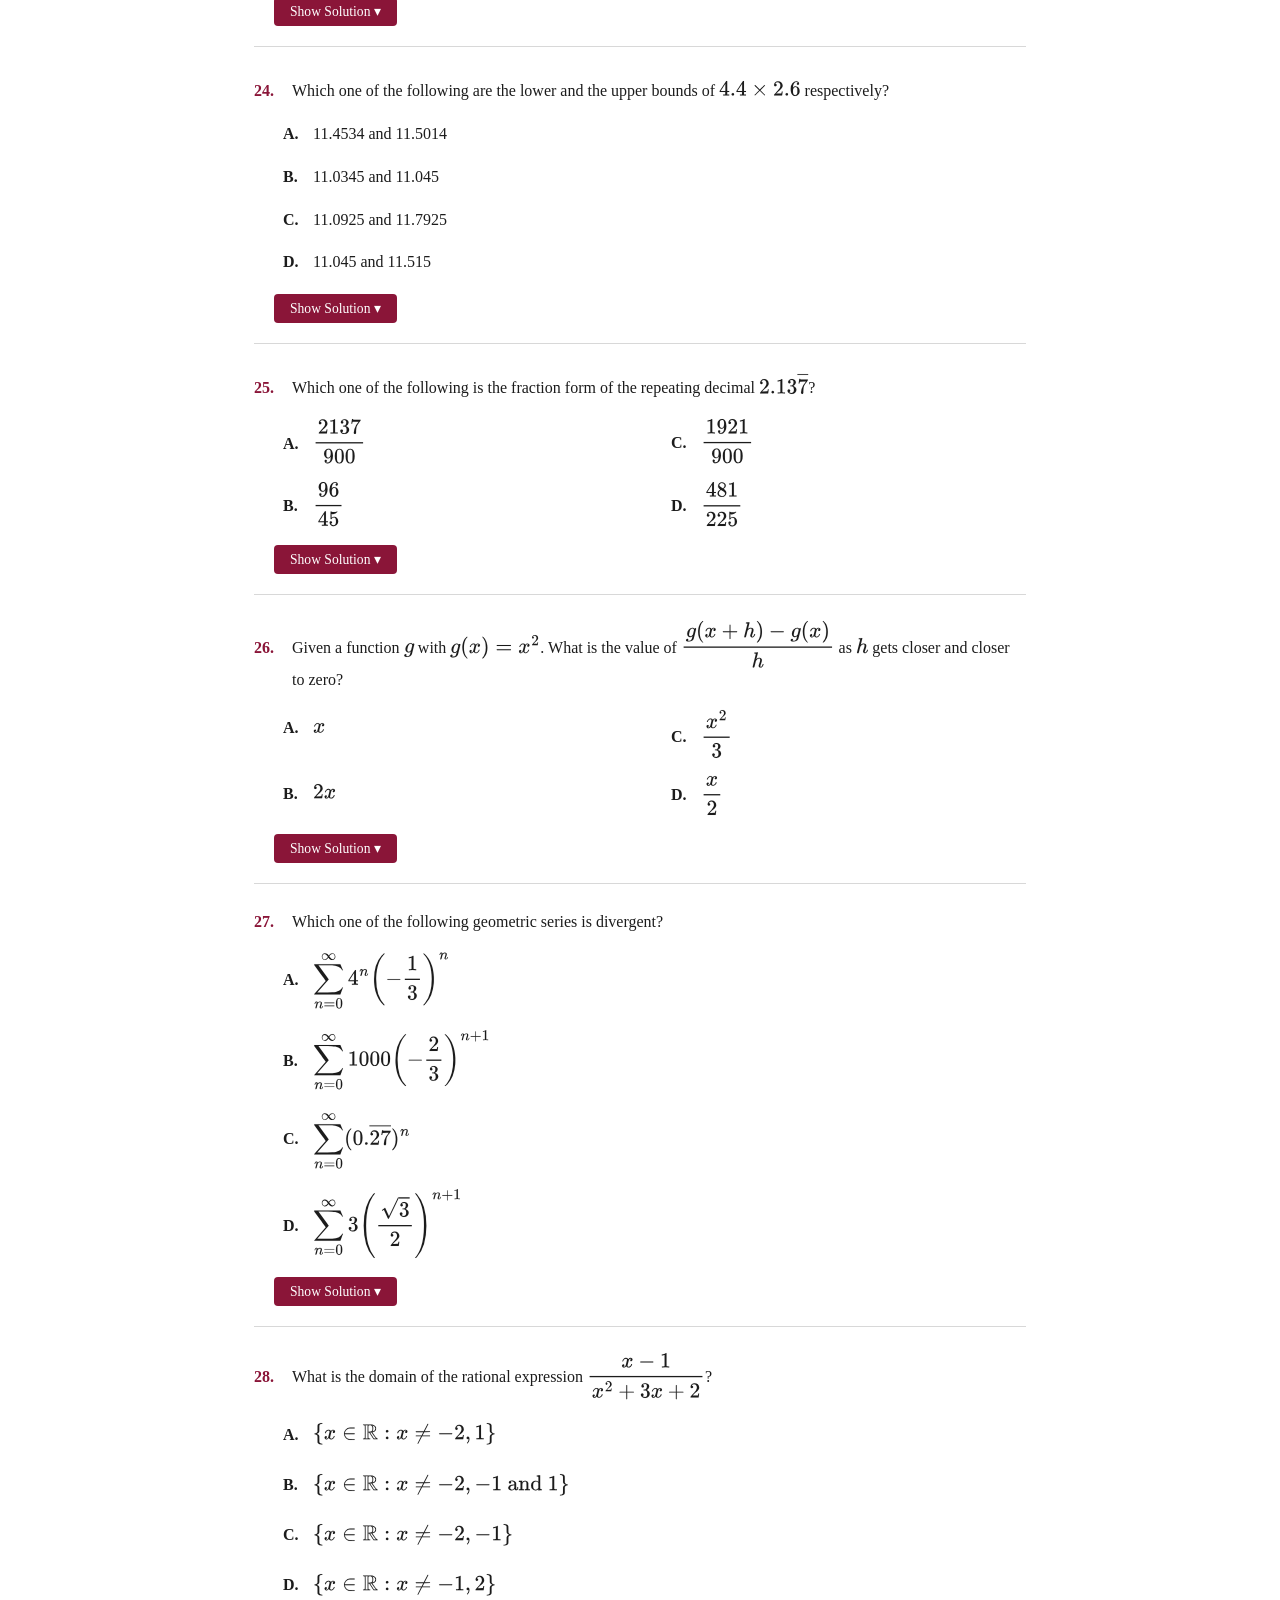
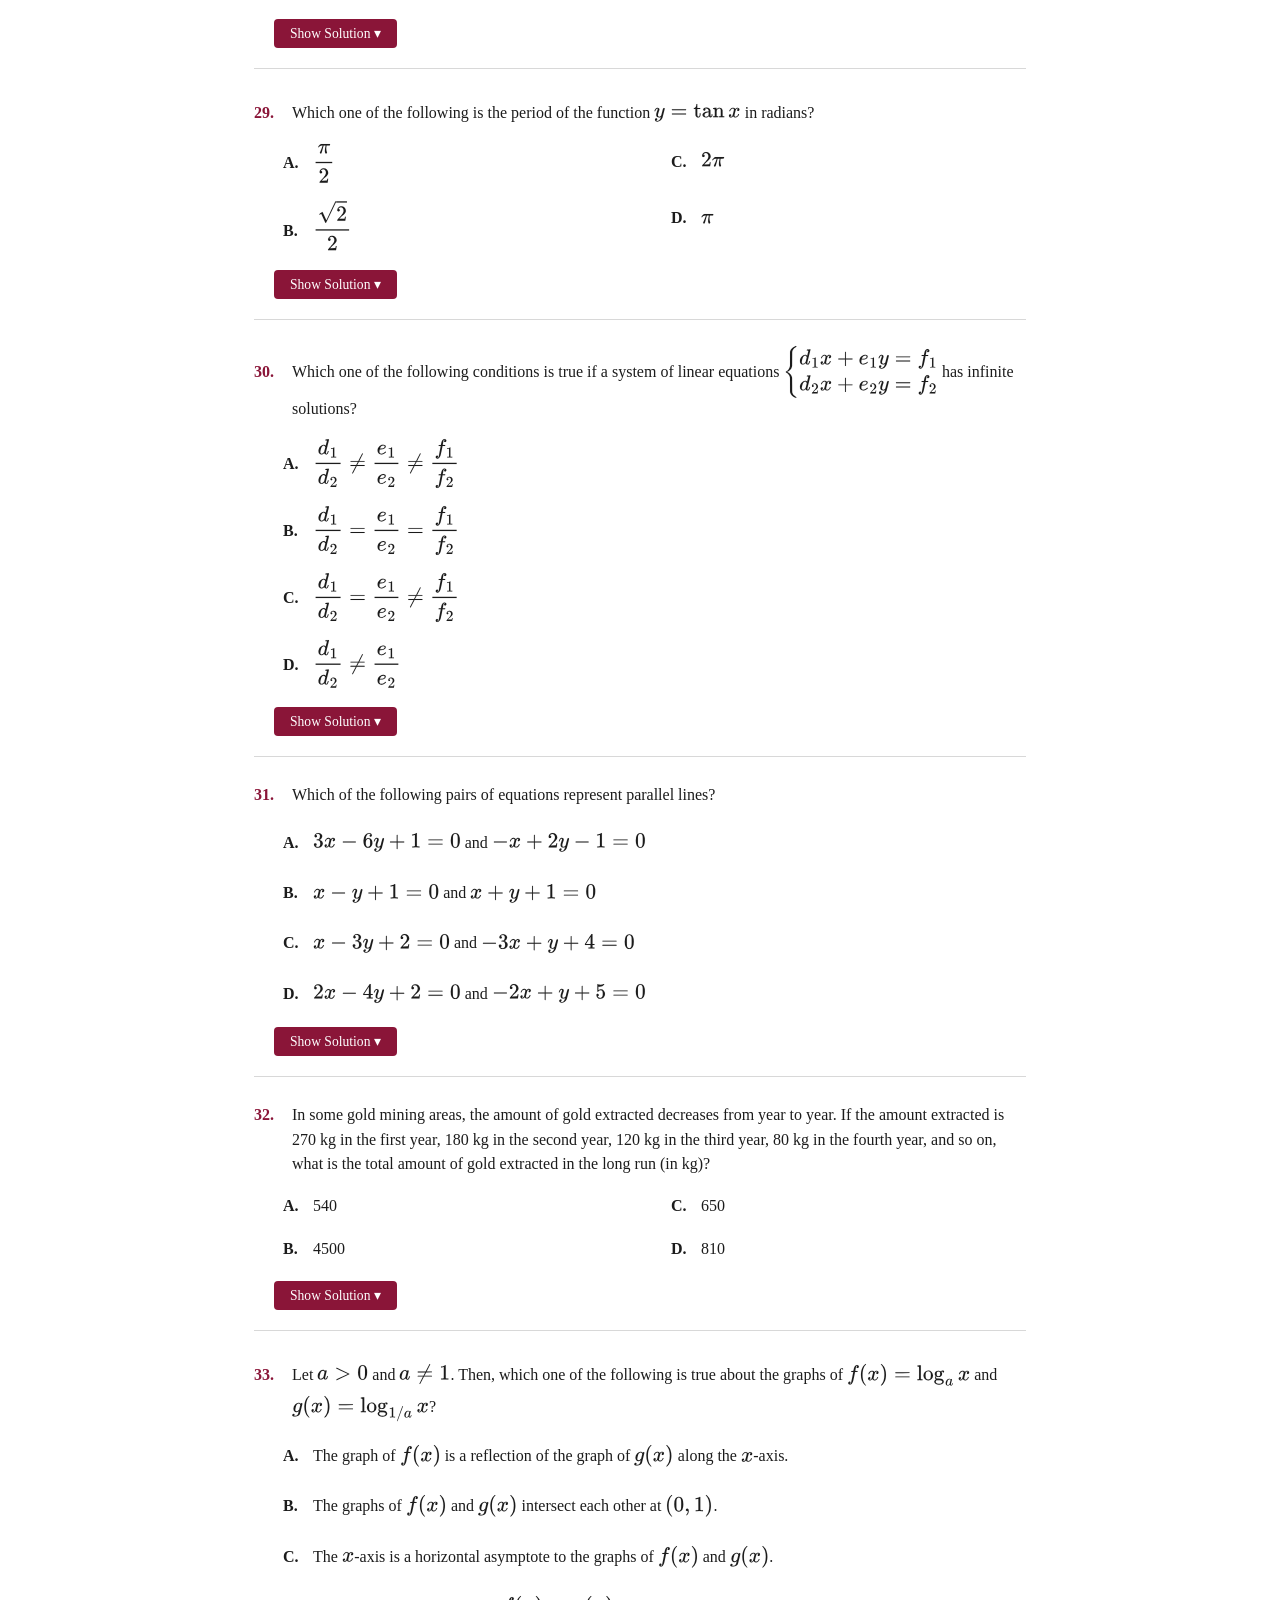
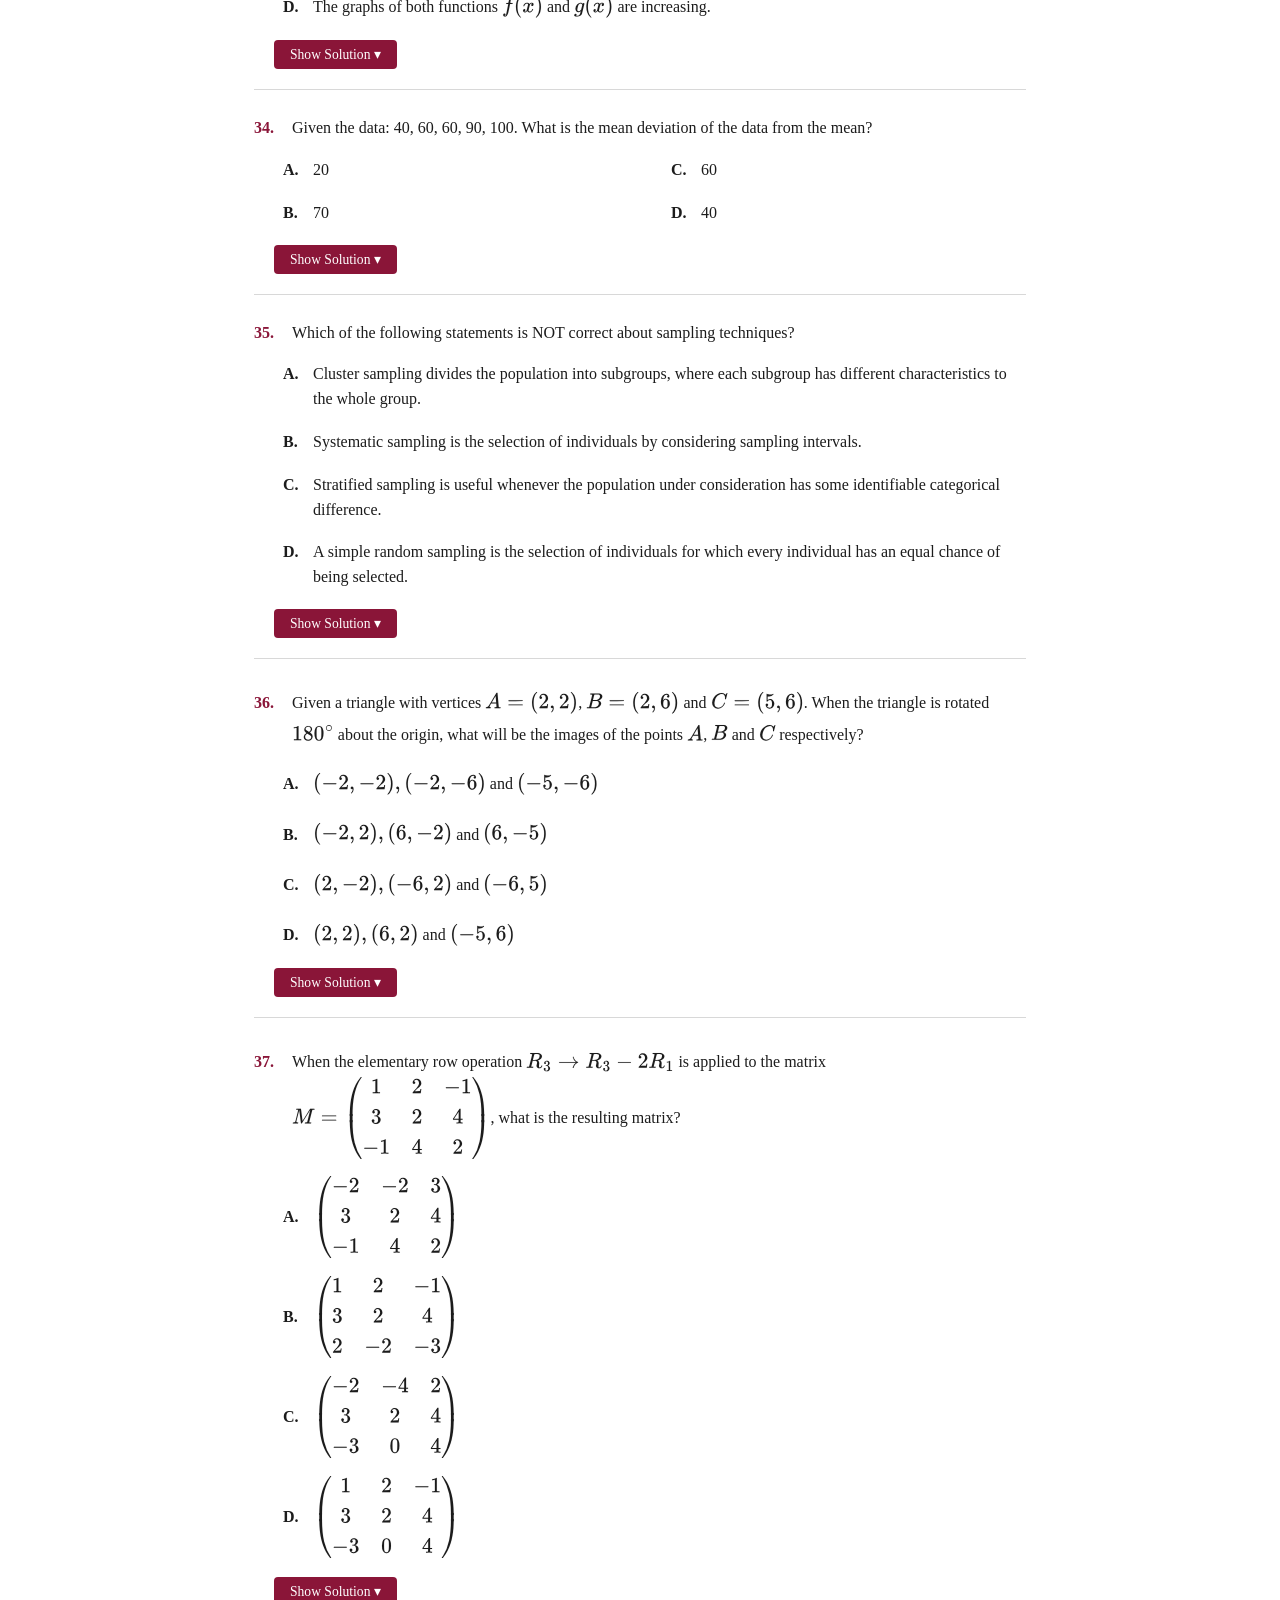
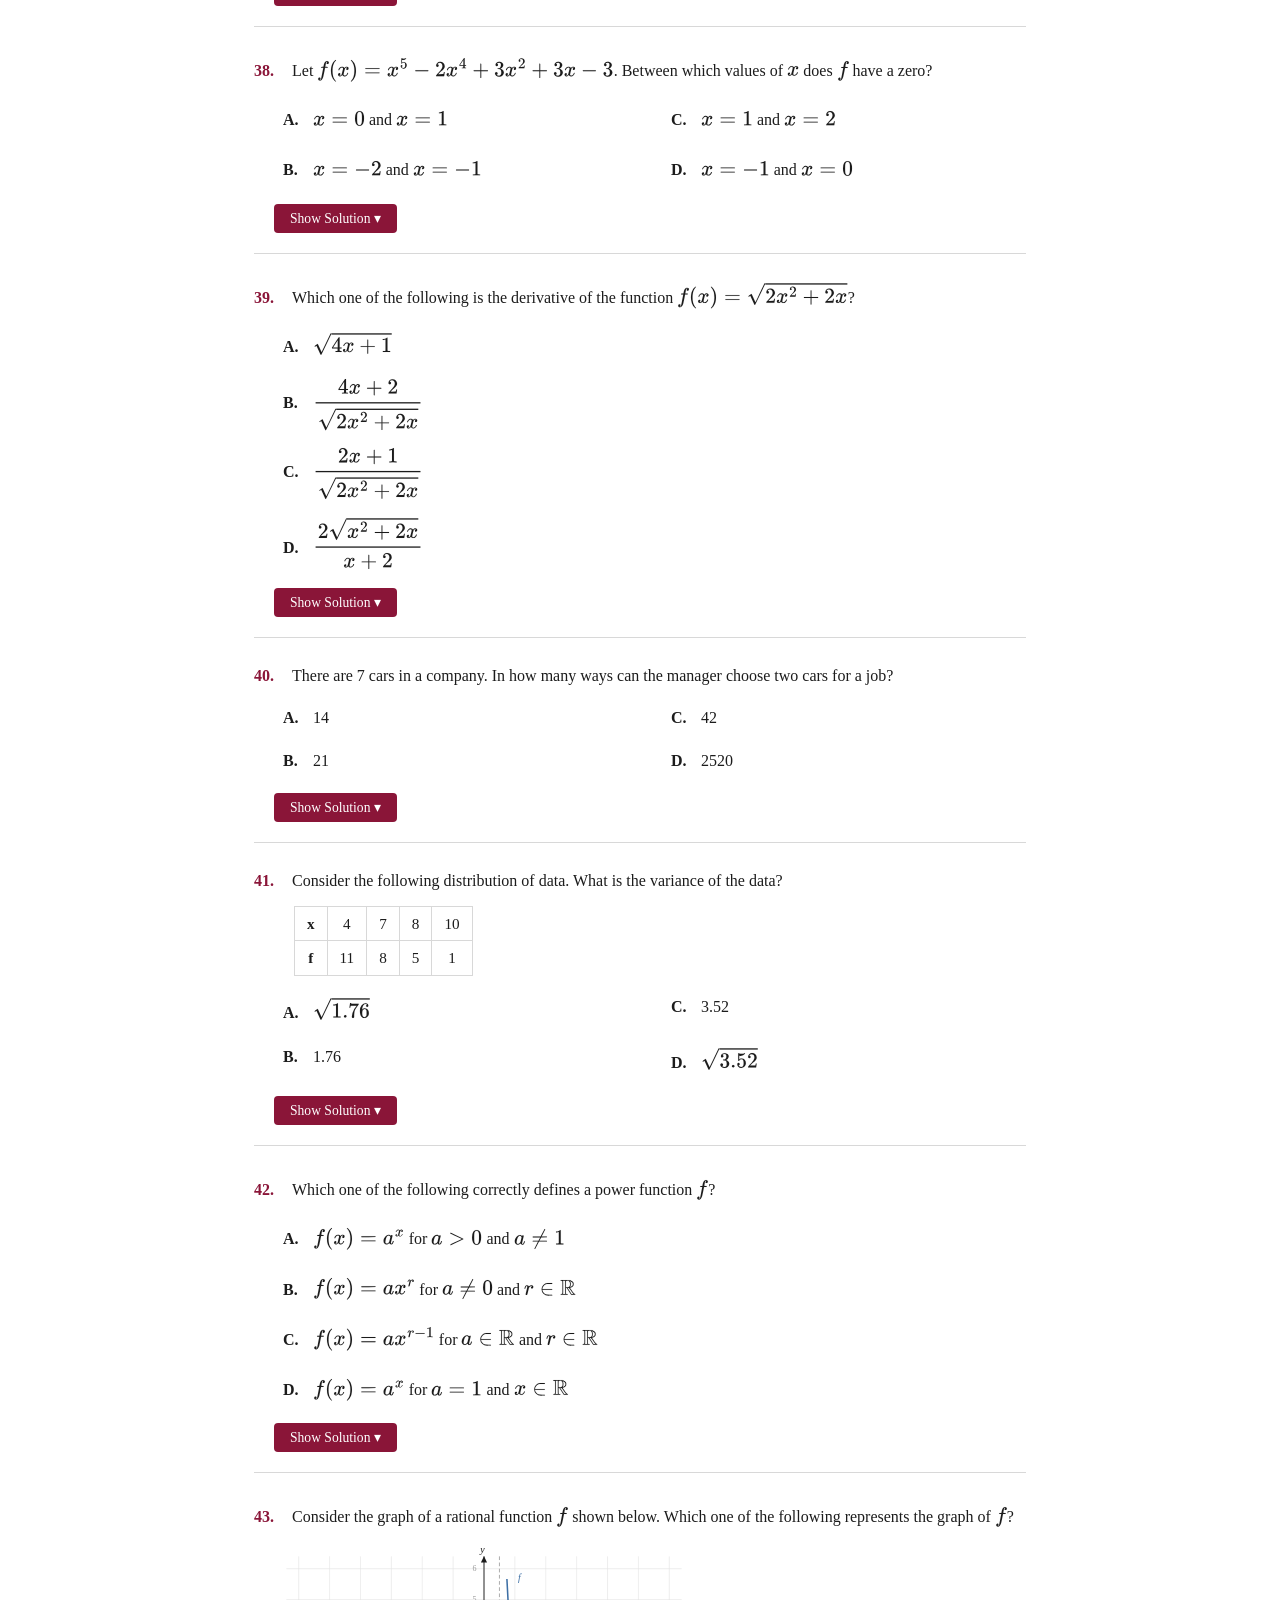
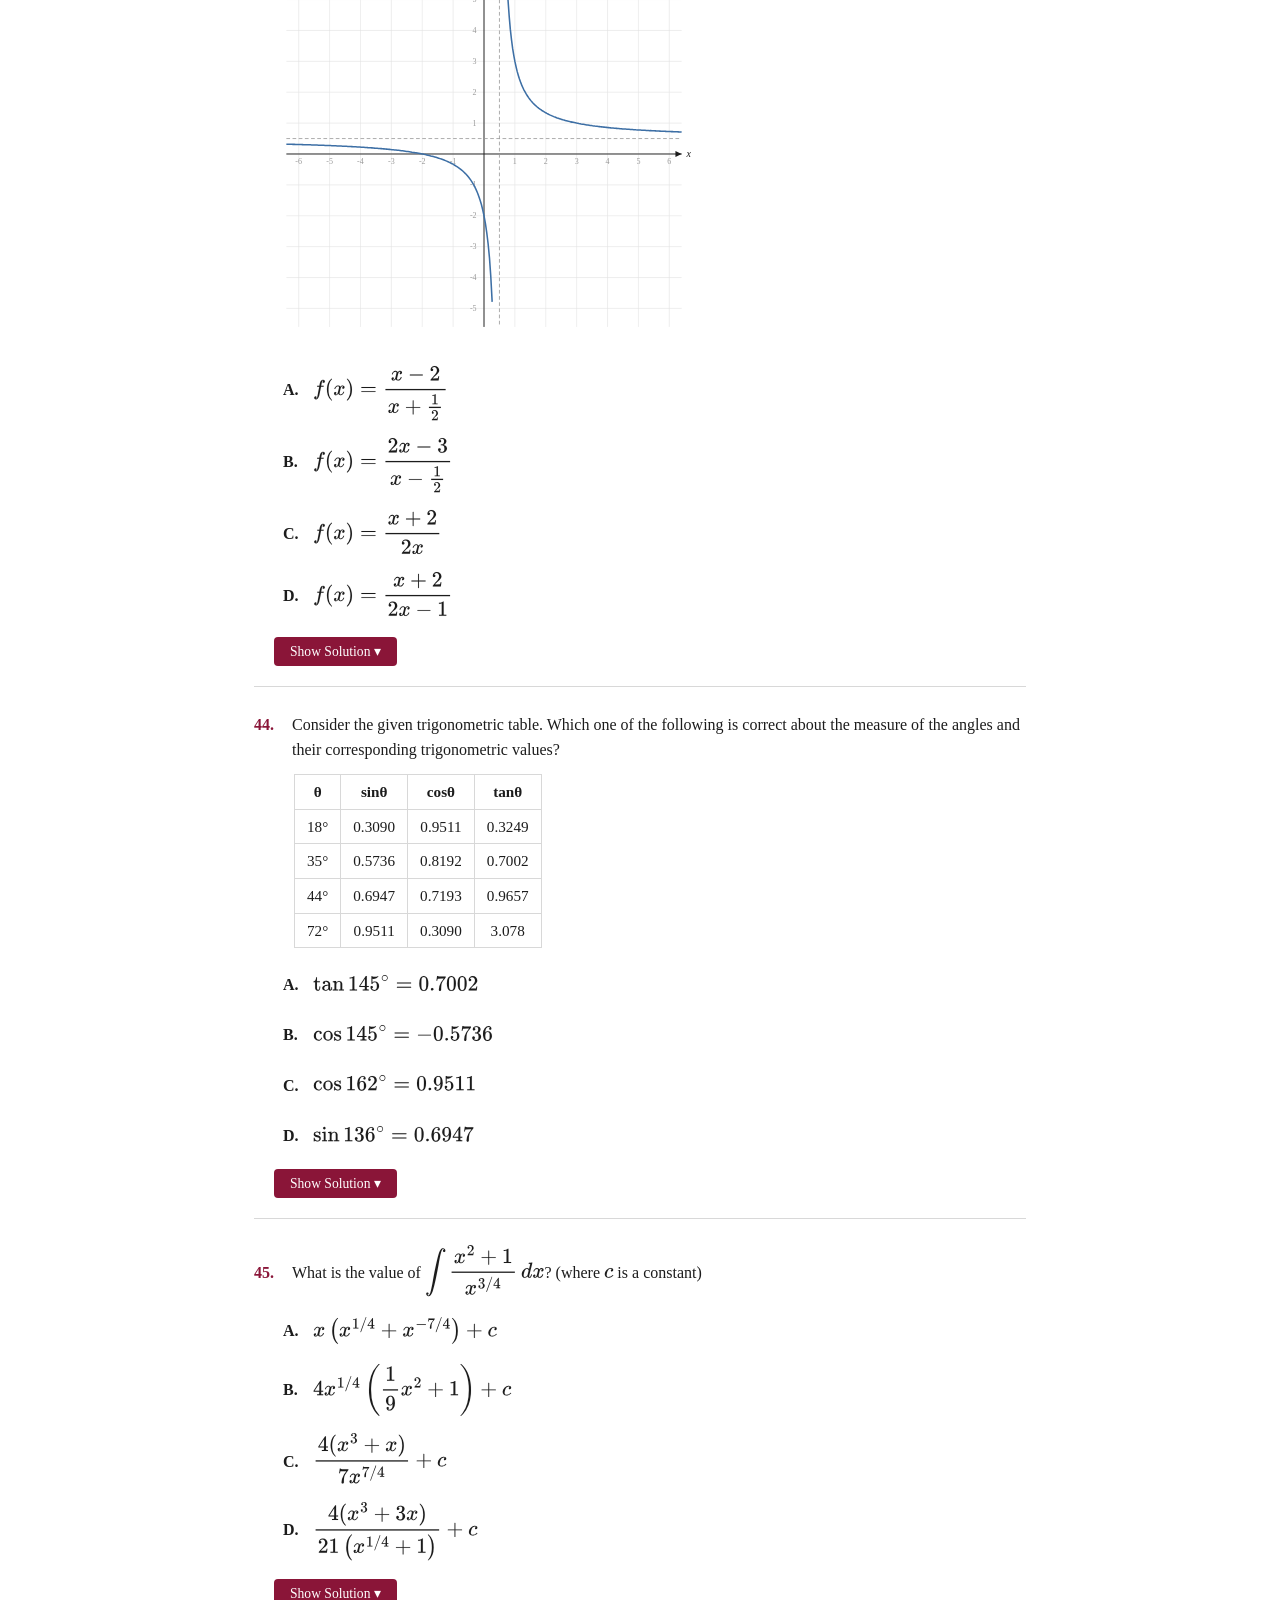
<file: practice/2018-natural.html>
<!DOCTYPE html>
<html lang="en">
<head>
<meta charset="UTF-8">
<meta name="viewport" content="width=device-width, initial-scale=1">
<title>2018 Natural Science Exam: Practice with Instant Feedback | MathMadeEasy</title>
<!-- Social share preview (WhatsApp, Telegram, Facebook, etc.) -->
<meta name="description" content="Free practice: 60 real questions from the 2018EC/2026GC Ethiopian Natural Science entrance exam, with instant scoring and step-by-step solutions.">
<meta property="og:site_name" content="MathMadeEasy">
<meta property="og:title" content="2018 Natural Science Exam: Practice with Instant Feedback">
<meta property="og:description" content="60 real EUEE questions with instant scoring and step-by-step solutions. Free.">
<meta property="og:type" content="website">
<meta property="og:url" content="https://mathmadeeasybetty.com/practice/2018-natural.html">
<meta property="og:image" content="https://mathmadeeasybetty.com/og_image.png">
<meta property="og:image:width" content="1200">
<meta property="og:image:height" content="630">
<meta property="og:image:alt" content="MathMadeEasy: to learn Math, do Math. Grade 9 to 12 math, EUEE exam prep, study abroad guidance.">

  <script>
  window.MathJax = {
    tex: { inlineMath: [['$', '$']] },
    svg: { scale: 1.3 }
  };
</script>
<!-- Loads the offline copy first (works with no internet, faster for repeat visits).
     If mathjax-local.js is missing for any reason, falls back to the CDN automatically. -->
<script src="mathjax-local.js" onerror="var s=document.createElement('script');s.src='https://cdnjs.cloudflare.com/ajax/libs/mathjax/3.2.2/es5/tex-svg.js';document.head.appendChild(s);"></script>
<script>
function toggleSolution(id, btn) {
  var el = document.getElementById(id);
  var isHidden = window.getComputedStyle(el).display === 'none';
  el.style.display = isHidden ? 'block' : 'none';
  btn.textContent = isHidden ? 'Hide Solution \u25B2' : 'Show Solution \u25BE';
}

var studentAnswers = {};

function selectOption(qnum, label, isCorrect, correctLabel) {
  if (studentAnswers[qnum]) return;
  studentAnswers[qnum] = { selected: label, correct: isCorrect };

  var options = document.querySelectorAll('#q' + qnum + ' .option');
  options.forEach(function(opt) {
    opt.classList.add('locked');
    var optLabel = opt.getAttribute('data-label');
    if (optLabel === label) {
      opt.classList.add(isCorrect ? 'chosen-correct' : 'chosen-incorrect');
    }
    if (!isCorrect && optLabel === correctLabel) {
      opt.classList.add('reveal-correct');
    }
  });

  var feedback = document.getElementById('feedback' + qnum);
  if (feedback) {
    feedback.style.display = 'block';
    feedback.textContent = isCorrect ? 'Correct!' : 'Wrong; the correct answer is ' + correctLabel + '.';
    feedback.className = 'feedback ' + (isCorrect ? 'feedback-correct' : 'feedback-incorrect');
  }
}

function showScore() {
  var qnums = Object.keys(studentAnswers);
  var total = document.querySelectorAll('.question[data-scorable="1"]').length;
  var answered = qnums.length;
  var correct = qnums.filter(function(k){ return studentAnswers[k].correct; }).length;
  var pct = answered > 0 ? Math.round((correct/answered)*100) : 0;

  var box = document.getElementById('score-result');
  var msg = '<strong>' + correct + ' / ' + answered + '</strong> correct on the questions you answered';
  if (answered < total) {
    msg += ' (' + (total - answered) + ' of ' + total + ' not yet attempted)';
  }
  msg += '.<br>Score on attempted questions: <strong>' + pct + '%</strong>';
  box.innerHTML = msg;
  box.style.display = 'block';
}
</script>
<style>
:root {
  --ink: #1c1c1c;
  --muted: #6b6b6b;
  --rule: #d8d8d8;
  --accent: #8a1538;
  --bg-card: #fafafa;
  --good: #1e7d34;
  --bad: #b3261e;
}
* { box-sizing: border-box; }
body {
  font-family: Georgia, 'Times New Roman', serif;
  color: var(--ink);
  max-width: 820px;
  margin: 0 auto;
  padding: 40px 24px 80px;
  line-height: 1.55;
  background: #ffffff;
}
header {
  text-align: center;
  border-bottom: 3px solid var(--accent);
  padding-bottom: 18px;
  margin-bottom: 36px;
}
.back-link {
  display: inline-block;
  margin-bottom: 14px;
  font-size: 0.85rem;
  color: var(--accent);
  text-decoration: none;
  font-weight: bold;
}
.back-link:hover { text-decoration: underline; }
header h1 { font-size: 1.5rem; margin: 0 0 6px; letter-spacing: 0.3px; }
header p { margin: 2px 0; color: var(--muted); font-size: 0.92rem; }
.mode-label {
  font-size: 1rem !important;
  font-weight: bold;
  color: var(--accent) !important;
  margin: 4px 0 10px !important;
  letter-spacing: 0.3px;
}
.meta-row { display: flex; justify-content: center; gap: 28px; margin-top: 10px; font-size: 0.88rem; color: var(--ink); }
.notice {
  background: #fff6f1;
  border-left: 4px solid var(--accent);
  padding: 12px 16px;
  margin-bottom: 32px;
  font-size: 0.92rem;
  border-radius: 2px;
}
.question { margin-bottom: 26px; padding-bottom: 20px; border-bottom: 1px solid var(--rule); }
.q-text { display: flex; align-items: baseline; gap: 10px; margin-bottom: 12px; }
.q-num { flex: 0 0 auto; font-weight: bold; color: var(--accent); min-width: 28px; }
.q-body { flex: 1; min-width: 0; }
.q-body mjx-container svg { max-width: 100%; height: auto; }
.options { display: grid; grid-template-columns: 1fr 1fr; gap: 8px 24px; margin-left: 20px; }
.option {
  display: flex; align-items: baseline; gap: 8px; cursor: pointer;
  padding: 4px 8px; border-radius: 4px; border: 1px solid transparent;
  transition: background 0.15s, border-color 0.15s;
}
.option:hover:not(.locked) { background: #f3ecec; border-color: var(--accent); }
.option.locked { cursor: default; }
.option.chosen-correct { background: #e7f5ea; border-color: var(--good); }
.option.chosen-incorrect { background: #fbe9e8; border-color: var(--bad); }
.option.reveal-correct { background: #e7f5ea; border-color: var(--good); border-style: dashed; }
.opt-label { font-weight: bold; flex: 0 0 22px; width: 22px; }
.opt-content { flex: 1; min-width: 0; }
.opt-content mjx-container svg { max-width: 100%; height: auto; }
.missing { margin-left: 20px; color: var(--muted); font-style: italic; font-size: 0.92rem; }
table.data { border-collapse: collapse; margin: 10px 0 14px 20px; font-size: 0.95rem; }
table.data th, table.data td { border: 1px solid var(--rule); padding: 5px 12px; text-align: center; }
.fig-wrap { margin: 10px 0 14px 20px; }
.fig-wrap svg { width: 100%; height: auto; }
.fig-row { display: flex; gap: 16px; flex-wrap: wrap; margin: 10px 0 14px 20px; }
.fig-row .fig-wrap { margin: 0; flex: 1 1 200px; max-width: 45%; }
footer { text-align: center; color: var(--muted); font-size: 0.8rem; margin-top: 50px; border-top: 1px solid var(--rule); padding-top: 14px; }
.solve-btn {
  display: inline-block; margin: 14px 8px 0 20px; padding: 6px 16px;
  background: var(--accent); color: #fff; border: none; border-radius: 4px;
  font-size: 0.85rem; font-family: Georgia, 'Times New Roman', serif; cursor: pointer;
}
.solve-btn:hover { opacity: 0.85; }
.solution {
  display: none; margin: 12px 0 0 20px; padding: 12px 16px; background: #f7f6f4;
  border-left: 3px solid var(--accent); border-radius: 2px; font-size: 0.94rem; line-height: 1.65;
  max-width: 100%;
}
.solution .final-answer { font-weight: bold; color: var(--accent); }
.solution a { color: var(--accent); text-decoration: underline; }
.solution a:hover { opacity: 0.8; }
.solution .sol-steps { margin: 4px 0 8px; padding-left: 1.3em; }
.solution .sol-steps li { margin-bottom: 9px; }
.solution .sol-note {
  margin-top: 10px; padding-top: 9px; border-top: 1px dashed var(--rule);
  font-size: 0.88rem; color: var(--muted); line-height: 1.5;
}
.feedback { display: none; margin: 10px 0 0 20px; font-weight: bold; font-size: 0.92rem; }
.feedback-correct { color: var(--good); }
.feedback-incorrect { color: var(--bad); }
.score-section { text-align: center; margin: 50px 0; padding: 24px; background: #fff6f1; border-radius: 6px; border: 1px solid var(--rule); }
.score-btn {
  padding: 10px 28px; background: var(--accent); color: #fff; border: none; border-radius: 4px;
  font-size: 1rem; font-family: Georgia, 'Times New Roman', serif; cursor: pointer;
}
.score-btn:hover { opacity: 0.85; }
#score-result { display: none; margin-top: 16px; font-size: 1.05rem; }
.solution mjx-container { max-width: 100%; }
.solution mjx-container svg { max-width: 100%; height: auto; }
@media (max-width: 480px) {
  .solution { font-size: 0.82rem; padding: 10px 12px; }
  .solution .sol-note { font-size: 0.78rem; }
  .options { margin-left: 8px; grid-template-columns: 1fr; }
  .option { padding: 4px 4px; }
}
@media print {
  .solve-btn, .score-btn { display: none !important; }
  .solution { display: block !important; background: none !important; }
  .notice { background: none !important; border: 1px solid var(--rule) !important; border-left: 4px solid var(--accent) !important; }
  .option, .option.chosen-correct, .option.chosen-incorrect, .option.reveal-correct {
    background: none !important; border-color: var(--rule) !important; border-style: solid !important;
  }
  .score-section { background: none !important; border: 1px solid var(--rule) !important; }
  .question { page-break-inside: avoid; break-inside: avoid; }
}
</style>
  <link rel="canonical" href="https://mathmadeeasybetty.com/practice/2018-natural.html">
</head>
<body>

<header>
  <a class="back-link" href="/">&larr; Back to MathMadeEasy</a>
  <h1>MathMadeEasy</h1>
  <p class="mode-label">Quick Practice with Instant Feedback</p>
</header>

<div class="notice">
  <strong>About this resource:</strong> This is an unofficial, community-sourced compilation of a past ESSLCE/EUEE
  entrance exam, put together for exam-prep purposes only. It is not an official EAES publication, and
  EAES has not reviewed or endorsed it. These questions are from a past, already-administered exam year and are
  <strong>not predictive of future exam content</strong>. They're here to help future students practice, not to
  preview an upcoming paper. Provided free for student and educational use.
  <strong>Unauthorized use, resale, or redistribution is prohibited.</strong>
</div>

<p style="text-align:left; font-weight:bold; margin: 0 0 26px 38px;">Click an option to answer. Give it your best shot before checking the solution, struggling a bit is part of how you remember it.</p>

<div class="question" id="q1" data-scorable="1">
  <div class="q-text"><span class="q-num">1.</span><span class="q-body">What is the solution of the equation $\sqrt[4]{9^{x-1}}=3$?</span></div>
  <div class="options">
    <div class="option" data-label="A" onclick="selectOption(1, 'A', false, 'C')"><span class="opt-label">A.</span><span class="opt-content">$\dfrac{1}{2}$</span></div>
    <div class="option" data-label="C" onclick="selectOption(1, 'C', true, 'C')"><span class="opt-label">C.</span><span class="opt-content">3</span></div>
    <div class="option" data-label="B" onclick="selectOption(1, 'B', false, 'C')"><span class="opt-label">B.</span><span class="opt-content">$\dfrac{3}{2}$</span></div>
    <div class="option" data-label="D" onclick="selectOption(1, 'D', false, 'C')"><span class="opt-label">D.</span><span class="opt-content">$\dfrac{5}{2}$</span></div>
  </div>
  <div class="feedback" id="feedback1"></div>
  <button class="solve-btn" onclick="toggleSolution('sol1', this)">Show Solution ▾</button>
  <div class="solution" id="sol1">
<ul class="sol-steps">
  <li>$(9^{x-1})^{1/4} = 3$ (rewrite radical into fraction power format)</li>
  <li>Base 9 on the left, base 3 on the right (match the bases)</li>
  <li>$9 = 3^2$ (rewrite 9 with base 3)</li>
  <li>$(3^{2(x-1)})^{1/4} = 3^1$ (apply the power rule: multiply the exponents)</li>
  <li>$3^{\frac{2(x-1)}{4}} = 3^1$ (same base on both sides)</li>
  <li>$\dfrac{2(x-1)}{4} = 1$ (equality property: exponents must be equal)</li>
  <li>$x - 1 = 2$</li>
  <li>$x = 3$</li>
  </ul>
    <span class="final-answer">Answer: C</span>
  </div>
</div>

<div class="question" id="q2" data-scorable="1">
  <div class="q-text"><span class="q-num">2.</span><span class="q-body">The following frequency distribution table shows the scores of students on a mathematics test out of 25. What is the 70th percentile ($p_{70}$) of the data?</span></div>
  <div class="fig-wrap">
  <table class="data">
    <tr><th>Score</th><td>12</td><td>14</td><td>16</td><td>17</td><td>21</td><td>22</td></tr>
    <tr><th>Frequency</th><td>3</td><td>2</td><td>1</td><td>2</td><td>2</td><td>2</td></tr>
  </table>
  </div>
  <div class="options">
    <div class="option" data-label="A" onclick="selectOption(2, 'A', true, 'A')"><span class="opt-label">A.</span><span class="opt-content">20.6</span></div>
    <div class="option" data-label="C" onclick="selectOption(2, 'C', false, 'A')"><span class="opt-label">C.</span><span class="opt-content">66.4</span></div>
    <div class="option" data-label="B" onclick="selectOption(2, 'B', false, 'A')"><span class="opt-label">B.</span><span class="opt-content">16.25</span></div>
    <div class="option" data-label="D" onclick="selectOption(2, 'D', false, 'A')"><span class="opt-label">D.</span><span class="opt-content">30.5</span></div>
  </div>
  <div class="feedback" id="feedback2"></div>
  <button class="solve-btn" onclick="toggleSolution('sol2', this)">Show Solution ▾</button>
  <div class="solution" id="sol2">
<ul class="sol-steps">
  <li><strong>General percentile formula:</strong> $P_k = L + \left(\dfrac{\frac{kn}{100} - CF_b}{f}\right) \times w$ (L = lower boundary of the class, $CF_b$ = cumulative frequency before that class, f = frequency of that class, w = class width)</li>
  <li>Position $= \dfrac{kn}{100}$ (k = the percentile you want, n = total number of students)</li>
  <li>The position formula tells us which class the 70th percentile belongs to</li>
  <li>$n = 3+2+1+2+2+2 = 12$ (add up all frequencies to get total students)</li>
  <li>Cumulative frequencies: 12&rarr;3, 14&rarr;5, 16&rarr;6, 17&rarr;8, 21&rarr;10, 22&rarr;12 (running total as you move down the scores)</li>
  <li>$\dfrac{70 \times 12}{100} = 8.4$ (plug into the position formula: k = 70, n = 12)</li>
  <li>$8.4 > 8$, so the 70th percentile belongs to the 5th class (score 21)</li>
  <li>The 5th class has boundary 20.5&ndash;21.5, frequency 2, and cumulative frequency before it ($CF_b$) of 8</li>
  <li>$P_{70} = 20.5 + \left(\dfrac{8.4 - 8}{2}\right)(1) = 20.5+0.2 = 20.7$, closest to option A (20.6)</li>
  </ul>
  <span class="final-answer">Answer: A</span><br><br>
  <a href="https://youtu.be/EtYARBuirgQ" target="_blank" rel="noopener">Watch this video for 50th percentile calculation (median)</a><br><br>
  <div class="sol-note"><strong>Note:</strong> the scores in this table aren't evenly spaced (gaps of 2, 2, 1, 4, 1), so there's no single "correct" class width to build the 20.5&ndash;21.5 boundary from. It's a standard convention (width = 1 around the raw score), not something derived from the table. That's also why this method lands you at &asymp;20.6 rather than exactly 20.6.</div>
  </div>
</div>

<div class="question" id="q3" data-scorable="1">
  <div class="q-text"><span class="q-num">3.</span><span class="q-body">What is the average rate of change of the function $f$ defined by $f(x)=x^2+4x-1$ over the interval $[-2,1]$?</span></div>
  <div class="options">
    <div class="option" data-label="A" onclick="selectOption(3, 'A', true, 'A')"><span class="opt-label">A.</span><span class="opt-content">3</span></div>
    <div class="option" data-label="C" onclick="selectOption(3, 'C', false, 'A')"><span class="opt-label">C.</span><span class="opt-content">2</span></div>
    <div class="option" data-label="B" onclick="selectOption(3, 'B', false, 'A')"><span class="opt-label">B.</span><span class="opt-content">-1</span></div>
    <div class="option" data-label="D" onclick="selectOption(3, 'D', false, 'A')"><span class="opt-label">D.</span><span class="opt-content">5</span></div>
  </div>
  <div class="feedback" id="feedback3"></div>
  <button class="solve-btn" onclick="toggleSolution('sol3', this)">Show Solution ▾</button>
  <div class="solution" id="sol3">
General average rate of change formula for any function $f(x)$ in a closed interval $[a, b]$ is $\dfrac{f(b)-f(a)}{b-a}$.<br><br>
  Average rate of change $= \dfrac{f(1)-f(-2)}{1-(-2)}$.<br><br>
  $f(1) = 1+4-1 = 4$, and $f(-2) = 4-8-1 = -5$.<br><br>
  So the rate $= \dfrac{4-(-5)}{3} = \dfrac{9}{3} = 3$.<br><br>
    <span class="final-answer">Answer: A</span>
  </div>
</div>

<div class="question" id="q4" data-scorable="1">
  <div class="q-text"><span class="q-num">4.</span><span class="q-body">If the radius of the upper and the lower bases of a frustum of a right circular cone are 4 cm and 6 cm respectively and its height is 9 cm, then what is the volume of the frustum in cm&sup3;?</span></div>
  <div class="options">
    <div class="option" data-label="A" onclick="selectOption(4, 'A', false, 'B')"><span class="opt-label">A.</span><span class="opt-content">212$\pi$</span></div>
    <div class="option" data-label="C" onclick="selectOption(4, 'C', false, 'B')"><span class="opt-label">C.</span><span class="opt-content">172$\pi$</span></div>
    <div class="option" data-label="B" onclick="selectOption(4, 'B', true, 'B')"><span class="opt-label">B.</span><span class="opt-content">228$\pi$</span></div>
    <div class="option" data-label="D" onclick="selectOption(4, 'D', false, 'B')"><span class="opt-label">D.</span><span class="opt-content">466$\pi$</span></div>
  </div>
  <div class="feedback" id="feedback4"></div>
  <button class="solve-btn" onclick="toggleSolution('sol4', this)">Show Solution ▾</button>
  <div class="solution" id="sol4">
General volume formula for a frustum of any shape: $V = \dfrac{1}{3}h'\left(A_b + A'_b + \sqrt{A_b A'_b}\right)$, where $A_b$ is the lower base area, $A'_b$ is the upper base area, and $h'$ is the height. (Works for a frustum of a cone, a pyramid, or any other shape, just use that shape's own area formula for $A_b$ and $A'_b$.)<br><br>
  In our case it's circular, so we use $\pi r^2$ for the base areas.<br><br>
  Lower base area: $A_b = \pi R^2 = \pi(6)^2 = 36\pi$.<br><br>
  Upper base area: $A'_b = \pi r^2 = \pi(4)^2 = 16\pi$.<br><br>
  $\sqrt{A_b A'_b} = \sqrt{36\pi \times 16\pi} = \sqrt{576\pi^2} = 24\pi$.<br><br>
  $V = \dfrac{1}{3}(9)\left(36\pi+16\pi+24\pi\right) = 3(76\pi) = 228\pi \text{ cm}^3$.<br><br>
  <span class="final-answer">Answer: B</span><br><br>
  <div class="sol-note"><strong>Note:</strong> if you're good at memorizing formulas, the simplified version for a circular frustum is $V = \dfrac{1}{3}\pi h (R^2+Rr+r^2)$, which comes from substituting $\pi R^2$ and $\pi r^2$ into the general formula above and simplifying. With $R=6$, $r=4$, $h=9$: $V = \dfrac{1}{3}\pi(9)(36+24+16) = 3\pi(76) = 228\pi \text{ cm}^3$.</div>
  </div>
</div>

<div class="question" id="q5" data-scorable="1">
  <div class="q-text"><span class="q-num">5.</span><span class="q-body">Let $p(x)=2(x^5-2x^3)+2x^2-2x^5+x^4$. Then, which one of the following is the leading coefficient of $p(x)$?</span></div>
  <div class="options">
    <div class="option" data-label="A" onclick="selectOption(5, 'A', false, 'B')"><span class="opt-label">A.</span><span class="opt-content">-4</span></div>
    <div class="option" data-label="C" onclick="selectOption(5, 'C', false, 'B')"><span class="opt-label">C.</span><span class="opt-content">-2</span></div>
    <div class="option" data-label="B" onclick="selectOption(5, 'B', true, 'B')"><span class="opt-label">B.</span><span class="opt-content">1</span></div>
    <div class="option" data-label="D" onclick="selectOption(5, 'D', false, 'B')"><span class="opt-label">D.</span><span class="opt-content">2</span></div>
  </div>
  <div class="feedback" id="feedback5"></div>
  <button class="solve-btn" onclick="toggleSolution('sol5', this)">Show Solution ▾</button>
  <div class="solution" id="sol5">
Leading coefficient means the number in front of the highest-degree term, but we need to simplify first. The trap here: don't assume $x^5$ is the highest degree just because it appears in the unsimplified expression.<br><br>
  Expand: $p(x) = 2x^5-4x^3+2x^2-2x^5+x^4$.<br><br>
  Combine like terms: the $2x^5$ and $-2x^5$ cancel, leaving $p(x) = x^4-4x^3+2x^2$.<br><br>
  The highest-degree term is $x^4$, so the leading coefficient is $1$.<br><br>
    <span class="final-answer">Answer: B</span>
  </div>
</div>

<div class="question" id="q6" data-scorable="1">
  <div class="q-text"><span class="q-num">6.</span><span class="q-body">What is the value of $\cos 420^\circ$?</span></div>
  <div class="options">
    <div class="option" data-label="A" onclick="selectOption(6, 'A', false, 'D')"><span class="opt-label">A.</span><span class="opt-content">$-\dfrac{\sqrt3}{2}$</span></div>
    <div class="option" data-label="C" onclick="selectOption(6, 'C', false, 'D')"><span class="opt-label">C.</span><span class="opt-content">$-\dfrac12$</span></div>
    <div class="option" data-label="B" onclick="selectOption(6, 'B', false, 'D')"><span class="opt-label">B.</span><span class="opt-content">$\dfrac{\sqrt3}{2}$</span></div>
    <div class="option" data-label="D" onclick="selectOption(6, 'D', true, 'D')"><span class="opt-label">D.</span><span class="opt-content">$\dfrac12$</span></div>
  </div>
  <div class="feedback" id="feedback6"></div>
  <button class="solve-btn" onclick="toggleSolution('sol6', this)">Show Solution ▾</button>
  <div class="solution" id="sol6">
$420^\circ = 360^\circ + 60^\circ$.<br><br>
  $420^\circ$ is coterminal with $60^\circ$.<br><br>
  Coterminal angles have the same trigonometric values.<br><br>
  So $\cos 420^\circ = \cos 60^\circ = \dfrac12$.<br><br>
  <a href="https://youtu.be/9ZxQIODx9Ig" target="_blank" rel="noopener">Watch this to derive special angles yourself</a><br><br>
    <span class="final-answer">Answer: D</span>
  </div>
</div>

<div class="question" id="q7" data-scorable="1">
  <div class="q-text"><span class="q-num">7.</span><span class="q-body">A factory produces two types of jackets: Product I and Product II. The government imposes a tax of 3 dollars and 2 dollars on each unit of product I and product II respectively. Product I requires two hours and product II requires one hour for production. The maximum working hours per week is 40 hours. Product I cannot be manufactured more than 10 units. What is the maximum tax per week the government can collect from the factory in dollars?</span></div>
  <div class="options">
    <div class="option" data-label="A" onclick="selectOption(7, 'A', false, 'B')"><span class="opt-label">A.</span><span class="opt-content">110</span></div>
    <div class="option" data-label="C" onclick="selectOption(7, 'C', false, 'B')"><span class="opt-label">C.</span><span class="opt-content">30</span></div>
    <div class="option" data-label="B" onclick="selectOption(7, 'B', true, 'B')"><span class="opt-label">B.</span><span class="opt-content">80</span></div>
    <div class="option" data-label="D" onclick="selectOption(7, 'D', false, 'B')"><span class="opt-label">D.</span><span class="opt-content">70</span></div>
  </div>
  <div class="feedback" id="feedback7"></div>
  <button class="solve-btn" onclick="toggleSolution('sol7', this)">Show Solution ▾</button>
  <div class="solution" id="sol7">
Let $x$ = units of Product I, $y$ = units of Product II.<br><br>
  Tax collected: \$3 per unit of Product I, \$2 per unit of Product II.<br><br>
  Constraints given: 2 hours for Product I, 1 hour for Product II, max 40 hours/week $\rightarrow 2x + y \le 40$.<br><br>
  Product I cannot be manufactured more than 10 units $\rightarrow x \le 10$.<br><br>
  Since it's production, our units $x$ and $y$ are non-negative.<br><br>
  $x \ge 0$<br><br>
  $y \ge 0$<br><br>
  Our objective function is $Z = 3x + 2y$.<br><br>
  $\begin{cases} 2x+y\le 40 \\ x\le 10 \\ x\ge 0 \\ y\ge 0 \end{cases}$<br><br>
  In linear programming (LP), the maximum (or minimum) occurs at a corner point of the feasible region.<br><br>
  Corner points: $(0,0)$, $(10,0)$, $(10,20)$, $(0,40)$.<br><br>
  $Z(0,0) = 0$<br><br>
  $Z(10,0) = 30$<br><br>
  $Z(10,20) = 30+40 = 70$<br><br>
  $Z(0,40) = 0+80 = 80$<br><br>
  The largest value is at $(0,40)$: $Z=80$.<br><br>
  <span class="final-answer">Answer: B</span><br><br>
  <div class="sol-note"><strong>Note:</strong> most past exam questions go the reverse of this one, they give you the constraints and objective function directly, then just ask for the max or min, without needing you to translate a word problem into them first.<br><br>
  <a href="https://youtu.be/PLi63ITi0Fs" target="_blank" rel="noopener">Watch this for more linear programming past exam questions</a></div>
  </div>
</div>

<div class="question" id="q8" data-scorable="1">
  <div class="q-text"><span class="q-num">8.</span><span class="q-body">Which one of the following statements describes universal set?</span></div>
  <div class="options" style="grid-template-columns: 1fr;">
    <div class="option" data-label="A" onclick="selectOption(8, 'A', false, 'C')"><span class="opt-label">A.</span><span class="opt-content">A set that contains infinite elements.</span></div>
    <div class="option" data-label="B" onclick="selectOption(8, 'B', false, 'C')"><span class="opt-label">B.</span><span class="opt-content">The set of all real numbers.</span></div>
    <div class="option" data-label="C" onclick="selectOption(8, 'C', true, 'C')"><span class="opt-label">C.</span><span class="opt-content">The set of all elements considered for the discussion.</span></div>
    <div class="option" data-label="D" onclick="selectOption(8, 'D', false, 'C')"><span class="opt-label">D.</span><span class="opt-content">The set that contains no elements for the discussion.</span></div>
  </div>
  <div class="feedback" id="feedback8"></div>
  <button class="solve-btn" onclick="toggleSolution('sol8', this)">Show Solution ▾</button>
  <div class="solution" id="sol8">
A universal set is defined relative to a particular discussion: it is the set containing all elements
  relevant to that discussion, not necessarily infinite or restricted to real numbers.<br><br>
  <span class="final-answer">Answer: C</span><br><br>
  <div class="sol-note"><strong>Note:</strong> a set that contains no elements for the discussion is called an "empty set," written $\varnothing$ or $\{\ \}$.</div>
  </div>
</div>

<div class="question" id="q9" data-scorable="1">
  <div class="q-text"><span class="q-num">9.</span><span class="q-body">If 56 kg of flour for bread is prepared from wheat, barley, oat and maize respectively in the ratio 5:4:3:2, then which one of the following is NOT true about the amount of ingredients of the flour?</span></div>
  <div class="options" style="grid-template-columns: 1fr;">
    <div class="option" data-label="A" onclick="selectOption(9, 'A', false, 'D')"><span class="opt-label">A.</span><span class="opt-content">Wheat is equal to 20 kg.</span></div>
    <div class="option" data-label="B" onclick="selectOption(9, 'B', false, 'D')"><span class="opt-label">B.</span><span class="opt-content">Oat is equal to 12 kg.</span></div>
    <div class="option" data-label="C" onclick="selectOption(9, 'C', false, 'D')"><span class="opt-label">C.</span><span class="opt-content">Barley is equal to 16 kg.</span></div>
    <div class="option" data-label="D" onclick="selectOption(9, 'D', true, 'D')"><span class="opt-label">D.</span><span class="opt-content">Maize is equal to 4 kg.</span></div>
  </div>
  <div class="feedback" id="feedback9"></div>
  <button class="solve-btn" onclick="toggleSolution('sol9', this)">Show Solution ▾</button>
  <div class="solution" id="sol9">
Total ratio parts $= 5+4+3+2 = 14$. One part $= \dfrac{56}{14} = 4$ kg.<br><br>
  Wheat $= 5(4)=20$ kg &#10003;, Barley $=4(4)=16$ kg &#10003;, Oat $=3(4)=12$ kg &#10003;, Maize $=2(4)=8$ kg.<br><br>
  Option D claims maize is 4 kg, but it is actually 8 kg, so D is the false statement.<br><br>
    <span class="final-answer">Answer: D</span>
  </div>
</div>

<div class="question" id="q10" data-scorable="1">
  <div class="q-text"><span class="q-num">10.</span><span class="q-body">Which one of the following statements correctly defines terms related to grouped continuous data?</span></div>
  <div class="options" style="grid-template-columns: 1fr;">
    <div class="option" data-label="A" onclick="selectOption(10, 'A', false, 'C')"><span class="opt-label">A.</span><span class="opt-content">Class width is the average value of the largest and the smallest values in grouped data.</span></div>
    <div class="option" data-label="B" onclick="selectOption(10, 'B', false, 'C')"><span class="opt-label">B.</span><span class="opt-content">Class limit is the average of the minimum and maximum values that a class interval may contain.</span></div>
    <div class="option" data-label="C" onclick="selectOption(10, 'C', true, 'C')"><span class="opt-label">C.</span><span class="opt-content">Class mark is the average of the lower and the upper-class limit.</span></div>
    <div class="option" data-label="D" onclick="selectOption(10, 'D', false, 'C')"><span class="opt-label">D.</span><span class="opt-content">Class interval is the frequency of the values in each class.</span></div>
  </div>
  <div class="feedback" id="feedback10"></div>
  <button class="solve-btn" onclick="toggleSolution('sol10', this)">Show Solution ▾</button>
  <div class="solution" id="sol10">
<ul class="sol-steps">
  <li><strong>Class interval:</strong> the class itself, e.g. $10-19$</li>
  <li><strong>Class limit:</strong> the two boundary values of that interval, if the class is $10-19$, then $10$ is the lower limit and $19$ is the upper limit</li>
  <li><strong>Class width:</strong> upper limit minus lower limit, $19-10=9$</li>
  <li><strong>Class mark:</strong> average of the lower and upper limits, $\dfrac{10+19}{2}=14.5$</li>
  <li>A is false: that's actually describing class <em>mark</em>, not class width</li>
  <li>B is false: that's also describing class <em>mark</em>, not class limit</li>
  <li>C is true: this matches the class mark definition exactly</li>
  <li>D is false: class interval is the grouping itself (like $10-19$), not a frequency count</li>
  </ul>
  <span class="final-answer">Answer: C</span><br><br>
  <div class="sol-note"><strong>Note:</strong> class mark is sometimes called the "midpoint of the class."</div>
  </div>
</div>

<div class="question" id="q11" data-scorable="1">
  <div class="q-text"><span class="q-num">11.</span><span class="q-body">What is the equation of the line which is tangent to a circle with equation $x^2+y^2-4x-6y+3=0$ at the point $(-1,2)$?</span></div>
  <div class="options">
    <div class="option" data-label="A" onclick="selectOption(11, 'A', false, 'C')"><span class="opt-label">A.</span><span class="opt-content">$x-3y=-7$</span></div>
    <div class="option" data-label="C" onclick="selectOption(11, 'C', true, 'C')"><span class="opt-label">C.</span><span class="opt-content">$3x+y=-1$</span></div>
    <div class="option" data-label="B" onclick="selectOption(11, 'B', false, 'C')"><span class="opt-label">B.</span><span class="opt-content">$-x+3y=10$</span></div>
    <div class="option" data-label="D" onclick="selectOption(11, 'D', false, 'C')"><span class="opt-label">D.</span><span class="opt-content">$3x+y=5$</span></div>
  </div>
  <div class="feedback" id="feedback11"></div>
  <button class="solve-btn" onclick="toggleSolution('sol11', this)">Show Solution ▾</button>
  <div class="solution" id="sol11">
<strong>What we'll use:</strong>
  <ul class="sol-steps">
  <li>A tangent line is always perpendicular to the radius drawn to the point of tangency</li>
  <li>The product of the slope of two perpendicular lines: $m_1 \times m_2 = -1$</li>
  <li><strong>Completing the square method:</strong> rewrite the circle's equation in standard form $(x-h)^2+(y-k)^2=r^2$ to find center $(h, k)$</li>
  <li><strong>Point-slope form:</strong> once you have a point and a slope, you can write the equation of <strong>ANY</strong> line (Lines masterclass: <a href="https://youtu.be/ksxlhyG3oj0" target="_blank" rel="noopener">watch this for more equation-of-a-line past exam questions</a>)</li>
  </ul>
  <strong>Now the computation:</strong>
  <ul class="sol-steps">
  <li>$x^2+y^2-4x-6y+3=0 \Rightarrow (x-2)^2+(y-3)^2=10$</li>
  <li>Center $(2,3)$, $r^2=10$</li>
  <li>Calculate the slope using center $(2,3)$ and point of tangency $(-1,2)$</li>
  <li>$m_1 = \dfrac{2-3}{-1-2} = \dfrac13$</li>
  <li>$\dfrac13 \times m_2 = -1 \Rightarrow m_2=-3$ (slope of the tangent line)</li>
  <li>$\dfrac{y-2}{x-(-1)} = -3$</li>
  <li>Cross multiply: $y-2=-3(x+1)$</li>
  <li>$y-2=-3x-3$</li>
  <li>$3x+y=-1$</li>
  </ul>
    <span class="final-answer">Answer: C</span>
  </div>
</div>

<div class="question" id="q12" data-scorable="1">
  <div class="q-text"><span class="q-num">12.</span><span class="q-body">For any sets $A,B,C$ and $D$ such that $A\subseteq D$, which one of the following is NOT true?</span></div>
  <div class="options">
    <div class="option" data-label="A" onclick="selectOption(12, 'A', false, 'D')"><span class="opt-label">A.</span><span class="opt-content">$A\cap B=B\cap A$</span></div>
    <div class="option" data-label="C" onclick="selectOption(12, 'C', false, 'D')"><span class="opt-label">C.</span><span class="opt-content">$A\cap D=A$</span></div>
    <div class="option" data-label="B" onclick="selectOption(12, 'B', false, 'D')"><span class="opt-label">B.</span><span class="opt-content">$(A\cap B)\cap C=A\cap(B\cap C)$</span></div>
    <div class="option" data-label="D" onclick="selectOption(12, 'D', true, 'D')"><span class="opt-label">D.</span><span class="opt-content">$A\cap B=A$</span></div>
  </div>
  <div class="feedback" id="feedback12"></div>
  <button class="solve-btn" onclick="toggleSolution('sol12', this)">Show Solution ▾</button>
  <div class="solution" id="sol12">
<ul class="sol-steps">
  <li>A: $A\cap B=B\cap A$ true, this is the commutative property</li>
  <li>B: $(A\cap B)\cap C=A\cap(B\cap C)$ true, this is the associative property</li>
  <li>C: $A\cap D=A$ true, $A\subseteq D$ means every element of $A$ is already in $D$</li>
  <li>D: $A\cap B=A$ not true, this would require $A\subseteq B$, which is not given anywhere in the problem</li>
  </ul>
    <span class="final-answer">Answer: D</span>
  </div>
</div>

<div class="question" id="q13" data-scorable="1">
  <div class="q-text"><span class="q-num">13.</span><span class="q-body">Consider the given income tax table. A worker earns a monthly salary of Birr 13,900. What is the tax the worker pays on this income?</span></div>
  <div class="fig-wrap">
  <table class="data">
    <tr><th>No</th><th>Taxable income (Birr)</th><th>Rate</th><th>Deduction (Birr)</th></tr>
    <tr><td>1</td><td>&lt; 600</td><td>Exempt</td><td>0</td></tr>
    <tr><td>2</td><td>600 &ndash; 1,650</td><td>10%</td><td>60</td></tr>
    <tr><td>3</td><td>1,650 &ndash; 3,200</td><td>15%</td><td>142.5</td></tr>
    <tr><td>4</td><td>3,200 &ndash; 5,250</td><td>20%</td><td>302.5</td></tr>
    <tr><td>5</td><td>5,250 &ndash; 7,800</td><td>25%</td><td>565</td></tr>
    <tr><td>6</td><td>7,800 &ndash; 10,900</td><td>30%</td><td>955</td></tr>
    <tr><td>7</td><td>Over 10,900</td><td>35%</td><td>1,500</td></tr>
  </table>
  </div>
  <div class="options">
    <div class="option" data-label="A" onclick="selectOption(13, 'A', false, 'D')"><span class="opt-label">A.</span><span class="opt-content">3,910</span></div>
    <div class="option" data-label="C" onclick="selectOption(13, 'C', false, 'D')"><span class="opt-label">C.</span><span class="opt-content">3,075</span></div>
    <div class="option" data-label="B" onclick="selectOption(13, 'B', false, 'D')"><span class="opt-label">B.</span><span class="opt-content">2,955</span></div>
    <div class="option" data-label="D" onclick="selectOption(13, 'D', true, 'D')"><span class="opt-label">D.</span><span class="opt-content">3,365</span></div>
  </div>
  <div class="feedback" id="feedback13"></div>
  <button class="solve-btn" onclick="toggleSolution('sol13', this)">Show Solution ▾</button>
  <div class="solution" id="sol13">
<ul class="sol-steps">
  <li>13,900 is in income bracket number 7</li>
  <li>The rate for that bracket is 35%, but there is a deduction of 1,500</li>
  <li>Tax $= 13{,}900 \times 0.35 - 1{,}500 = 4{,}865 - 1{,}500 = 3{,}365$ Birr</li>
  </ul>
  <span class="final-answer">Answer: D</span><br><br>
  <div class="sol-note"><strong>Note:</strong> watch for this trap. Exams usually include the pre-deduction result ($35\% \times 13{,}900 = 4{,}865$) as one of the multiple choices, to catch students who forget to subtract the deduction. It isn't listed as an option in this particular question, but it often is on similar ones, so always subtract the deduction before picking your answer.</div>
  </div>
</div>

<div class="question" id="q14" data-scorable="1">
  <div class="q-text"><span class="q-num">14.</span><span class="q-body">What is the inverse of matrix $A=\begin{pmatrix}1 & 1 & 1\\ 3 & 0 & 0\\ 2 & 0 & -1\end{pmatrix}$?</span></div>
  <div class="options" style="grid-template-columns: 1fr;">
    <div class="option" data-label="A" onclick="selectOption(14, 'A', false, 'C')"><span class="opt-label">A.</span><span class="opt-content">$\begin{pmatrix}0 & 1 & 0\\ \frac13 & -1 & \frac13\\ 0 & 1 & 0\end{pmatrix}$</span></div>
    <div class="option" data-label="B" onclick="selectOption(14, 'B', false, 'C')"><span class="opt-label">B.</span><span class="opt-content">$\begin{pmatrix}1 & 1 & 1\\ \frac13 & 0 & 0\\ \frac12 & 0 & -1\end{pmatrix}$</span></div>
    <div class="option" data-label="C" onclick="selectOption(14, 'C', true, 'C')"><span class="opt-label">C.</span><span class="opt-content">$\begin{pmatrix}0 & \frac13 & 0\\ 1 & -1 & 1\\ 0 & \frac23 & -1\end{pmatrix}$</span></div>
    <div class="option" data-label="D" onclick="selectOption(14, 'D', false, 'C')"><span class="opt-label">D.</span><span class="opt-content">$\begin{pmatrix}-1 & -1 & -1\\ -3 & 0 & 0\\ -2 & 0 & 1\end{pmatrix}$</span></div>
  </div>
  <div class="feedback" id="feedback14"></div>
  <button class="solve-btn" onclick="toggleSolution('sol14', this)">Show Solution ▾</button>
  <div class="solution" id="sol14">
<strong>Shortcut method (fast, exam-friendly):</strong>
  <ul class="sol-steps">
  <li>$A \times A^{-1}$ must give the identity matrix $I = \begin{pmatrix}1&0&0\\0&1&0\\0&0&1\end{pmatrix}$</li>
  <li>Pick row 2 of $A$, $[3, 0, 0]$, since it makes the multiplication easy (mostly zeros)</li>
  <li>Multiply row 2 of $A$ with column 2 of each choice, we need to get $1$ (matching the identity's row 2, column 2 entry)</li>
  <li>A: $[3,0,0]\cdot\begin{pmatrix}1\\-1\\1\end{pmatrix}$<br>$= 3(1)+0(-1)+0(1)=3$ &#10007;</li>
  <li>B: $[3,0,0]\cdot\begin{pmatrix}1\\0\\0\end{pmatrix}$<br>$= 3(1)+0(0)+0(0)=3$ &#10007;</li>
  <li>C: $[3,0,0]\cdot\begin{pmatrix}\frac13\\-1\\\frac23\end{pmatrix}$<br>$= 3\left(\frac13\right)+0(-1)+0\left(\frac23\right)=1$ &#10003;</li>
  <li>D: $[3,0,0]\cdot\begin{pmatrix}-1\\0\\0\end{pmatrix}$<br>$= 3(-1)+0(0)+0(0)=-3$ &#10007;</li>
  </ul>
  <span class="final-answer">Answer: C</span><br><br>
  <strong>Formal method:</strong>
  <ul class="sol-steps">
  <li>$A^{-1} = \dfrac{\text{Adj}(A)}{|A|}$</li>
  </ul>
  <a href="https://youtu.be/JaKAQq2WyOE" target="_blank" rel="noopener">Watch this for the formal matrix inverse method</a>
  <div class="sol-note"><strong>Note:</strong> you can pick any row or column to test against the identity matrix. Choosing one with zeros (like row 2 here) just makes the arithmetic faster, any row or column will correctly identify the true inverse. This shortcut also works because you're given four choices to test against. A university-level exam would usually just say "find the inverse," so you'd need to actually compute it yourself. Worth watching the formal method above for that.</div>
  </div>
</div>

<div class="question" id="q15" data-scorable="1">
  <div class="q-text"><span class="q-num">15.</span><span class="q-body">If $\log_2(x+3)=1+\log_2 x$, then what is the value of $x$?</span></div>
  <div class="options">
    <div class="option" data-label="A" onclick="selectOption(15, 'A', false, 'D')"><span class="opt-label">A.</span><span class="opt-content">1</span></div>
    <div class="option" data-label="C" onclick="selectOption(15, 'C', false, 'D')"><span class="opt-label">C.</span><span class="opt-content">$\dfrac13$</span></div>
    <div class="option" data-label="B" onclick="selectOption(15, 'B', false, 'D')"><span class="opt-label">B.</span><span class="opt-content">$\dfrac12$</span></div>
    <div class="option" data-label="D" onclick="selectOption(15, 'D', true, 'D')"><span class="opt-label">D.</span><span class="opt-content">3</span></div>
  </div>
  <div class="feedback" id="feedback15"></div>
  <button class="solve-btn" onclick="toggleSolution('sol15', this)">Show Solution ▾</button>
  <div class="solution" id="sol15">
<ul class="sol-steps">
  <li>Group the logs to one side and the number to the other: $\log_2(x+3)-\log_2 x = 1$</li>
  <li>Quotient rule: $\log\left(\dfrac{a}{b}\right) = \log a - \log b$</li>
  <li>We're going the other way here, combining two subtracted logs back into one: $\log_2(x+3)-\log_2 x = \log_2\left(\dfrac{x+3}{x}\right)$</li>
  <li>So $\log_2\left(\dfrac{x+3}{x}\right)=1$</li>
  <li>Convert to exponential form to solve: $2^1 = \dfrac{x+3}{x}$</li>
  <li>$2x = x+3$</li>
  <li>$x=3$</li>
  <li>Before picking your answer, always check the result against the domain</li>
  <li>For a log to be defined, what's inside it must be greater than 0, it can't even be zero</li>
  <li>$x+3>0$ and $x>0$</li>
  <li>To satisfy both, the domain is $\{x: x>0\}$</li>
  </ul>
  <span class="final-answer">Answer: D</span><br><br>
  <div class="sol-note"><strong>Note:</strong> the exam trap here is sometimes giving you a value that solves the equation but fails the domain check, always verify before picking your answer. The 2017 E.C. exam has this same trap ($\log x + \log(x-3) = 1$, where solving gives $x=5$ and $x=-2$, but only $x=5$ passes the domain check).<br><br>
  <a href="https://youtu.be/DX5k32ApXUk" target="_blank" rel="noopener">Watch this video for more on this trap</a></div>
  </div>
</div>

<div class="question" id="q16" data-scorable="1">
  <div class="q-text"><span class="q-num">16.</span><span class="q-body">Let $a$ and $b$ be positive real numbers, and $r$ and $s$ be any real numbers. Then, which one of the following is NOT true about laws of exponents?</span></div>
  <div class="options">
    <div class="option" data-label="A" onclick="selectOption(16, 'A', false, 'B')"><span class="opt-label">A.</span><span class="opt-content">$(a^r)^s=a^{rs}$</span></div>
    <div class="option" data-label="C" onclick="selectOption(16, 'C', false, 'B')"><span class="opt-label">C.</span><span class="opt-content">$\left(\dfrac{a}{b}\right)^r=\dfrac{a^r}{b^r}$</span></div>
    <div class="option" data-label="B" onclick="selectOption(16, 'B', true, 'B')"><span class="opt-label">B.</span><span class="opt-content">$(a+b)^r=a^r+b^r$</span></div>
    <div class="option" data-label="D" onclick="selectOption(16, 'D', false, 'B')"><span class="opt-label">D.</span><span class="opt-content">$(ab)^r=a^rb^r$</span></div>
  </div>
  <div class="feedback" id="feedback16"></div>
  <button class="solve-btn" onclick="toggleSolution('sol16', this)">Show Solution ▾</button>
  <div class="solution" id="sol16">
<ul class="sol-steps">
  <li>A: $(a^r)^s=a^{rs}$ true (power rule)</li>
  <li>B: $(a+b)^r=a^r+b^r$ not true (exponents don't distribute over addition)</li>
  <li>C: $\left(\dfrac{a}{b}\right)^r=\dfrac{a^r}{b^r}$ true (quotient rule)</li>
  <li>D: $(ab)^r=a^rb^r$ true (product rule)</li>
  </ul>
    <span class="final-answer">Answer: B</span>
  </div>
</div>

<div class="question" id="q17" data-scorable="1">
  <div class="q-text"><span class="q-num">17.</span><span class="q-body">Suppose the following data represent 12 students' test result score out of ten: 3, 1, 9, 2, 10, 4, 8, 8, 9, 5, 6, 10. Which one of the following is the median of the data?</span></div>
  <div class="options">
    <div class="option" data-label="A" onclick="selectOption(17, 'A', false, 'C')"><span class="opt-label">A.</span><span class="opt-content">8</span></div>
    <div class="option" data-label="C" onclick="selectOption(17, 'C', true, 'C')"><span class="opt-label">C.</span><span class="opt-content">7</span></div>
    <div class="option" data-label="B" onclick="selectOption(17, 'B', false, 'C')"><span class="opt-label">B.</span><span class="opt-content">5</span></div>
    <div class="option" data-label="D" onclick="selectOption(17, 'D', false, 'C')"><span class="opt-label">D.</span><span class="opt-content">6</span></div>
  </div>
  <div class="feedback" id="feedback17"></div>
  <button class="solve-btn" onclick="toggleSolution('sol17', this)">Show Solution ▾</button>
  <div class="solution" id="sol17">
Arrange the data in order (increasing or decreasing): 1, 2, 3, 4, 5, 6, 8, 8, 9, 9, 10, 10 (12 values).<br><br>
  With an even count, the median is the average of the 6th and 7th values: $\dfrac{6+8}{2}=7$.<br><br>
  <span class="final-answer">Answer: C</span><br><br>
  <div class="sol-note"><strong>Note:</strong> if the data has an odd count, the single middle number is the median. We only average two numbers when there isn't one single number in the center (an even count).</div>
  </div>
</div>

<div class="question" id="q18" data-scorable="1">
  <div class="q-text"><span class="q-num">18.</span><span class="q-body">Which one of the following systems of linear inequalities represents the shown graph?</span></div>
  <div class="fig-wrap">
<svg viewBox="0 0 530 620" xmlns="http://www.w3.org/2000/svg" style="max-width:380px;">
<line x1="40" y1="40" x2="40" y2="580" stroke="#e3e3e3" stroke-width="1"/>
<line x1="85" y1="40" x2="85" y2="580" stroke="#e3e3e3" stroke-width="1"/>
<line x1="130" y1="40" x2="130" y2="580" stroke="#e3e3e3" stroke-width="1"/>
<line x1="175" y1="40" x2="175" y2="580" stroke="#e3e3e3" stroke-width="1"/>
<line x1="220" y1="40" x2="220" y2="580" stroke="#e3e3e3" stroke-width="1"/>
<line x1="265" y1="40" x2="265" y2="580" stroke="#e3e3e3" stroke-width="1"/>
<line x1="310" y1="40" x2="310" y2="580" stroke="#e3e3e3" stroke-width="1"/>
<line x1="355" y1="40" x2="355" y2="580" stroke="#e3e3e3" stroke-width="1"/>
<line x1="400" y1="40" x2="400" y2="580" stroke="#e3e3e3" stroke-width="1"/>
<line x1="445" y1="40" x2="445" y2="580" stroke="#e3e3e3" stroke-width="1"/>
<line x1="490" y1="40" x2="490" y2="580" stroke="#e3e3e3" stroke-width="1"/>
<line x1="40" y1="580" x2="490" y2="580" stroke="#e3e3e3" stroke-width="1"/>
<line x1="40" y1="535" x2="490" y2="535" stroke="#e3e3e3" stroke-width="1"/>
<line x1="40" y1="490" x2="490" y2="490" stroke="#e3e3e3" stroke-width="1"/>
<line x1="40" y1="445" x2="490" y2="445" stroke="#e3e3e3" stroke-width="1"/>
<line x1="40" y1="400" x2="490" y2="400" stroke="#e3e3e3" stroke-width="1"/>
<line x1="40" y1="355" x2="490" y2="355" stroke="#e3e3e3" stroke-width="1"/>
<line x1="40" y1="310" x2="490" y2="310" stroke="#e3e3e3" stroke-width="1"/>
<line x1="40" y1="265" x2="490" y2="265" stroke="#e3e3e3" stroke-width="1"/>
<line x1="40" y1="220" x2="490" y2="220" stroke="#e3e3e3" stroke-width="1"/>
<line x1="40" y1="175" x2="490" y2="175" stroke="#e3e3e3" stroke-width="1"/>
<line x1="40" y1="130" x2="490" y2="130" stroke="#e3e3e3" stroke-width="1"/>
<line x1="40" y1="85" x2="490" y2="85" stroke="#e3e3e3" stroke-width="1"/>
<line x1="40" y1="40" x2="490" y2="40" stroke="#e3e3e3" stroke-width="1"/>
<polygon points="40.0,85.0 40.0,580.0 152.5,580.0 280.0,325.0" fill="#8a1538" fill-opacity="0.18"/>
<text x="40" y="461" font-size="13" fill="#9a9a9a" text-anchor="middle">-6</text>
<text x="85" y="461" font-size="13" fill="#9a9a9a" text-anchor="middle">-5</text>
<text x="130" y="461" font-size="13" fill="#9a9a9a" text-anchor="middle">-4</text>
<text x="175" y="461" font-size="13" fill="#9a9a9a" text-anchor="middle">-3</text>
<text x="220" y="461" font-size="13" fill="#9a9a9a" text-anchor="middle">-2</text>
<text x="265" y="461" font-size="13" fill="#9a9a9a" text-anchor="middle">-1</text>
<text x="355" y="461" font-size="13" fill="#9a9a9a" text-anchor="middle">1</text>
<text x="400" y="461" font-size="13" fill="#9a9a9a" text-anchor="middle">2</text>
<text x="445" y="461" font-size="13" fill="#9a9a9a" text-anchor="middle">3</text>
<text x="490" y="461" font-size="13" fill="#9a9a9a" text-anchor="middle">4</text>
<text x="300" y="584" font-size="13" fill="#9a9a9a" text-anchor="end">-3</text>
<text x="300" y="539" font-size="13" fill="#9a9a9a" text-anchor="end">-2</text>
<text x="300" y="494" font-size="13" fill="#9a9a9a" text-anchor="end">-1</text>
<text x="300" y="404" font-size="13" fill="#9a9a9a" text-anchor="end">1</text>
<text x="300" y="359" font-size="13" fill="#9a9a9a" text-anchor="end">2</text>
<text x="300" y="314" font-size="13" fill="#9a9a9a" text-anchor="end">3</text>
<text x="300" y="269" font-size="13" fill="#9a9a9a" text-anchor="end">4</text>
<text x="300" y="224" font-size="13" fill="#9a9a9a" text-anchor="end">5</text>
<text x="300" y="179" font-size="13" fill="#9a9a9a" text-anchor="end">6</text>
<text x="300" y="134" font-size="13" fill="#9a9a9a" text-anchor="end">7</text>
<text x="300" y="89" font-size="13" fill="#9a9a9a" text-anchor="end">8</text>
<text x="300" y="44" font-size="13" fill="#9a9a9a" text-anchor="end">9</text>
<line x1="40" y1="445" x2="490" y2="445" stroke="#1c1c1c" stroke-width="1.5"/>
<polygon points="490,445 480,440 480,450" fill="#1c1c1c"/>
<line x1="310" y1="40" x2="310" y2="580" stroke="#1c1c1c" stroke-width="1.5"/>
<polygon points="310,40 305,50 315,50" fill="#1c1c1c"/>
<text x="498" y="450" font-size="16" font-style="italic" fill="#1c1c1c">x</text>
<text x="304" y="34" font-size="16" font-style="italic" fill="#1c1c1c">y</text>
<line x1="152.5" y1="580.0" x2="422.5" y2="40.0" stroke="#1c4e8a" stroke-width="2.5"/>
<line x1="40.0" y1="85.0" x2="490.0" y2="535.0" stroke="#2f8f5b" stroke-width="2.5"/>
</svg>

  </div>
  <div class="options" style="grid-template-columns: 1fr;">
    <div class="option" data-label="A" onclick="selectOption(18, 'A', false, 'C')"><span class="opt-label">A.</span><span class="opt-content">$y\le 2x+4,\ y\ge -x+2$</span></div>
    <div class="option" data-label="B" onclick="selectOption(18, 'B', false, 'C')"><span class="opt-label">B.</span><span class="opt-content">$y\ge -2x+4,\ y\le x+2$</span></div>
    <div class="option" data-label="C" onclick="selectOption(18, 'C', true, 'C')"><span class="opt-label">C.</span><span class="opt-content">$y\ge 2x+4,\ y\le -x+2$</span></div>
    <div class="option" data-label="D" onclick="selectOption(18, 'D', false, 'C')"><span class="opt-label">D.</span><span class="opt-content">$y\le -2x+4,\ y\ge -x+2$</span></div>
  </div>
  <div class="feedback" id="feedback18"></div>
  <button class="solve-btn" onclick="toggleSolution('sol18', this)">Show Solution ▾</button>
  <div class="solution" id="sol18">
<ul class="sol-steps">
  <li>During the exam, you don't need to solve or derive the inequalities from scratch</li>
  <li>Just pick a convenient point from inside the shaded region, like $(-3, 0)$</li>
  <li>Plug that point into each choice and see which one it satisfies</li>
  <li>A: $0\le 2(-3)+4=-2$? False, eliminate A</li>
  <li>B: $0\ge -2(-3)+4=10$? False, eliminate B</li>
  <li>C: $0\ge 2(-3)+4=-2$? True.<br>$0\le -(-3)+2=5$? True. Both hold</li>
  <li>D: $0\le -2(-3)+4=10$? True.<br>$0\ge -(-3)+2=5$? False, eliminate D</li>
  </ul>
  <span class="final-answer">Answer: C</span><br><br>
  <div class="sol-note"><strong>Note:</strong> sometimes you'll be asked for the domain and range of a shaded region instead of its inequality system.<br><br>
  <a href="https://youtu.be/W15r9zvlNFA" target="_blank" rel="noopener">Watch this for a similar past exam question</a></div>
  </div>
</div>

<div class="question" id="q19" data-scorable="1">
  <div class="q-text"><span class="q-num">19.</span><span class="q-body">A right circular cone has base radius 5 cm and height 12 cm. What is the total surface area of the cone (in cm&sup2;)?</span></div>
  <div class="fig-wrap">
<svg viewBox="0 0 420 350" xmlns="http://www.w3.org/2000/svg" style="max-width:280px;">
<ellipse cx="200" cy="280" rx="100" ry="22" fill="none" stroke="#1c1c1c" stroke-width="1.5"/>
<line x1="200" y1="30" x2="100" y2="280" stroke="#1c1c1c" stroke-width="1.5"/>
<line x1="200" y1="30" x2="300" y2="280" stroke="#8a1538" stroke-width="2.5"/>
<line x1="200" y1="30" x2="200" y2="280" stroke="#1c4e8a" stroke-width="2" stroke-dasharray="6,4"/>
<line x1="200" y1="280" x2="300" y2="280" stroke="#2f8f5b" stroke-width="2" stroke-dasharray="6,4"/>
<rect x="200" y="266" width="14" height="14" fill="none" stroke="#555" stroke-width="1"/>
<text x="250" y="270" font-size="16" fill="#2f8f5b" text-anchor="middle">5</text>
<text x="210" y="160" font-size="16" fill="#1c4e8a" text-anchor="start">12</text>
<text x="280" y="205" font-size="16" fill="#8a1538" text-anchor="start">?</text>
</svg>
  </div>
  <div class="options">
    <div class="option" data-label="A" onclick="selectOption(19, 'A', true, 'A')"><span class="opt-label">A.</span><span class="opt-content">90$\pi$</span></div>
    <div class="option" data-label="C" onclick="selectOption(19, 'C', false, 'A')"><span class="opt-label">C.</span><span class="opt-content">300$\pi$</span></div>
    <div class="option" data-label="B" onclick="selectOption(19, 'B', false, 'A')"><span class="opt-label">B.</span><span class="opt-content">720$\pi$</span></div>
    <div class="option" data-label="D" onclick="selectOption(19, 'D', false, 'A')"><span class="opt-label">D.</span><span class="opt-content">60$\pi$</span></div>
  </div>
  <div class="feedback" id="feedback19"></div>
  <button class="solve-btn" onclick="toggleSolution('sol19', this)">Show Solution ▾</button>
  <div class="solution" id="sol19">
<ul class="sol-steps">
  <li>Total surface area = Lateral surface area + area of base</li>
  <li>Lateral surface area $=\dfrac12 \times (\text{perimeter of base}) \times \text{slant height} = \dfrac12 Pl$</li>
  <li>Area of base = area of a circle $=\pi r^2$</li>
  <li>To find lateral surface area we need the slant height $l$, use the Pythagorean theorem to find it</li>
  <li>$l=\sqrt{r^2+h^2}=\sqrt{25+144}=\sqrt{169}=13$</li>
  <li>Perimeter of base (a circle) $=2\pi r = 2\pi(5)=10\pi$</li>
  <li>Lateral surface area $=\dfrac12(10\pi)(13)=65\pi$</li>
  <li>Area of base $=\pi(5)^2=25\pi$</li>
  <li>Total surface area $=65\pi+25\pi=90\pi\text{ cm}^2$</li>
  </ul>
  <span class="final-answer">Answer: A</span><br><br>
  <div class="sol-note"><strong>Note:</strong> the diagram above wasn't shown on the actual exam, I added it here for illustration. On the real exam, you'll need to visualize or sketch this yourself.<br><br>
  Past exams are not always this simple.<br><br>
  <a href="https://youtu.be/TI_ZZc_7aKY" target="_blank" rel="noopener">Watch this for more challenging past exam questions</a></div>
  </div>
</div>

<div class="question" id="q20" data-scorable="1">
  <div class="q-text"><span class="q-num">20.</span><span class="q-body">Which one of the following is the rationalizing factor of the number $\dfrac{5}{\sqrt3-\sqrt2}$?</span></div>
  <div class="options">
    <div class="option" data-label="A" onclick="selectOption(20, 'A', false, 'D')"><span class="opt-label">A.</span><span class="opt-content">$\dfrac{5}{\sqrt3+\sqrt2}$</span></div>
    <div class="option" data-label="C" onclick="selectOption(20, 'C', false, 'D')"><span class="opt-label">C.</span><span class="opt-content">$\dfrac{\sqrt2-\sqrt3}{\sqrt2-\sqrt3}$</span></div>
    <div class="option" data-label="B" onclick="selectOption(20, 'B', false, 'D')"><span class="opt-label">B.</span><span class="opt-content">$\dfrac{\sqrt3-\sqrt2}{\sqrt3-\sqrt2}$</span></div>
    <div class="option" data-label="D" onclick="selectOption(20, 'D', true, 'D')"><span class="opt-label">D.</span><span class="opt-content">$\dfrac{\sqrt3+\sqrt2}{\sqrt3+\sqrt2}$</span></div>
  </div>
  <div class="feedback" id="feedback20"></div>
  <button class="solve-btn" onclick="toggleSolution('sol20', this)">Show Solution ▾</button>
  <div class="solution" id="sol20">
<ul class="sol-steps">
  <li>The rationalizing factor is the denominator with the opposite sign (we call it the conjugate)</li>
  <li>For $\sqrt3-\sqrt2$, the conjugate is $\sqrt3+\sqrt2$</li>
  <li>We multiply both the top and bottom by the conjugate: $\dfrac{5}{\sqrt3-\sqrt2}\times\dfrac{\sqrt3+\sqrt2}{\sqrt3+\sqrt2}$</li>
  </ul>
  <span class="final-answer">Answer: D</span><br><br>
  <div class="sol-note"><strong>Note:</strong> <a href="https://youtu.be/qJRezooe78o" target="_blank" rel="noopener">see past radicals and rationalization exam questions</a></div>
  </div>
</div>

<div class="question" id="q21" data-scorable="1">
  <div class="q-text"><span class="q-num">21.</span><span class="q-body">What is the expanded form of $(x+y)^5$?</span></div>
  <div class="options" style="grid-template-columns: 1fr;">
    <div class="option" data-label="A" onclick="selectOption(21, 'A', false, 'D')"><span class="opt-label">A.</span><span class="opt-content">$x^5+5x^4y+6x^3y^2+6x^2y^3+4xy^4+y^5$</span></div>
    <div class="option" data-label="B" onclick="selectOption(21, 'B', false, 'D')"><span class="opt-label">B.</span><span class="opt-content">$x^5+5x^4y+15x^3y^2+15x^2y^3+5xy^4+y^5$</span></div>
    <div class="option" data-label="C" onclick="selectOption(21, 'C', false, 'D')"><span class="opt-label">C.</span><span class="opt-content">$x^5+4x^4y+6x^3y^2+10x^2y^3+4xy^4+y^5$</span></div>
    <div class="option" data-label="D" onclick="selectOption(21, 'D', true, 'D')"><span class="opt-label">D.</span><span class="opt-content">$x^5+5x^4y+10x^3y^2+10x^2y^3+5xy^4+y^5$</span></div>
  </div>
  <div class="feedback" id="feedback21"></div>
  <button class="solve-btn" onclick="toggleSolution('sol21', this)">Show Solution ▾</button>
  <div class="solution" id="sol21">
By the binomial theorem, the coefficients for power 5 come from row 5 of Pascal's triangle: $1,5,10,10,5,1$.<br><br>
  So $(x+y)^5 = x^5+5x^4y+10x^3y^2+10x^2y^3+5xy^4+y^5$.<br><br>
  <span class="final-answer">Answer: D</span><br><br>
  <div class="sol-note"><strong>Note:</strong> Pascal's triangle is easier when the power is 5 or less, but sometimes you'll be asked for a higher degree, like $(x+y)^{10}$, as in the 2016 E.C. exam. For those, use the combination method to find the coefficients instead.<br><br>
  <a href="https://youtu.be/xUXMPXtHMEQ" target="_blank" rel="noopener">Watch this for binomial expansion past exam questions</a></div>
  </div>
</div>

<div class="question" id="q22" data-scorable="1">
  <div class="q-text"><span class="q-num">22.</span><span class="q-body">The determinant of the matrix $\begin{pmatrix}\frac35 & \frac45\\ \frac45 & -\frac35\end{pmatrix}$ is</span></div>
  <div class="options">
    <div class="option" data-label="A" onclick="selectOption(22, 'A', false, 'B')"><span class="opt-label">A.</span><span class="opt-content">1</span></div>
    <div class="option" data-label="C" onclick="selectOption(22, 'C', false, 'B')"><span class="opt-label">C.</span><span class="opt-content">$\dfrac{24}{25}$</span></div>
    <div class="option" data-label="B" onclick="selectOption(22, 'B', true, 'B')"><span class="opt-label">B.</span><span class="opt-content">-1</span></div>
    <div class="option" data-label="D" onclick="selectOption(22, 'D', false, 'B')"><span class="opt-label">D.</span><span class="opt-content">$-\dfrac{7}{25}$</span></div>
  </div>
  <div class="feedback" id="feedback22"></div>
  <button class="solve-btn" onclick="toggleSolution('sol22', this)">Show Solution ▾</button>
  <div class="solution" id="sol22">
$\det = \left(\dfrac35\right)\left(-\dfrac35\right) - \left(\dfrac45\right)\left(\dfrac45\right)$<br><br>
  $= -\dfrac{9}{25}-\dfrac{16}{25} = -\dfrac{25}{25}=-1$.<br><br>
  <span class="final-answer">Answer: B</span><br><br>
  <div class="sol-note"><strong>Note:</strong> this one's a 2&times;2 determinant, but past exams usually ask for a 3&times;3 determinant instead, a bigger computation with its own method.<br><br>
  <a href="https://youtu.be/SJX-UeC47Eo" target="_blank" rel="noopener">Watch this video for 3&times;3 matrix past exam questions</a></div>
  </div>
</div>

<div class="question" id="q23" data-scorable="1">
  <div class="q-text"><span class="q-num">23.</span><span class="q-body">What is the area (in square units) of a parallelogram spanned between the two vectors $\vec u=\hat\imath+2\hat\jmath+3\hat k$ and $\vec v=2\hat\imath-\hat\jmath+\hat k$?</span></div>
  <div class="options" style="grid-template-columns: 1fr;">
    <div class="option" data-label="A" onclick="selectOption(23, 'A', false, 'C')"><span class="opt-label">A.</span><span class="opt-content">$4\sqrt2$</span></div>
    <div class="option" data-label="B" onclick="selectOption(23, 'B', false, 'C')"><span class="opt-label">B.</span><span class="opt-content">$3\sqrt3$</span></div>
    <div class="option" data-label="C" onclick="selectOption(23, 'C', true, 'C')"><span class="opt-label">C.</span><span class="opt-content">$5\sqrt3$</span></div>
    <div class="option" data-label="D" onclick="selectOption(23, 'D', false, 'C')"><span class="opt-label">D.</span><span class="opt-content">$3\sqrt2$</span></div>
  </div>
  <div class="feedback" id="feedback23"></div>
  <button class="solve-btn" onclick="toggleSolution('sol23', this)">Show Solution ▾</button>
  <div class="solution" id="sol23">
<ul class="sol-steps">
  <li>General formula: Area $=|\vec u \times \vec v|$ (the area of a parallelogram spanned by two vectors is the magnitude of their cross product)</li>
  <li>The cross product is computed the same way as a $3\times3$ determinant, with $\hat\imath, \hat\jmath, \hat k$ as the top row: $\vec u\times\vec v = \begin{vmatrix}\hat\imath & \hat\jmath & \hat k\\ 1 & 2 & 3\\ 2 & -1 & 1\end{vmatrix}$</li>
  <li>For the $\hat\imath$ component, cross out its row and column, leaving the 2&times;2 piece behind:</li>
  </ul>
  <div class="fig-wrap">
<svg viewBox="0 0 172 172" xmlns="http://www.w3.org/2000/svg" style="max-width:150px;">
<line x1="20" y1="20" x2="152" y2="20" stroke="#bbb" stroke-width="1"/>
<line x1="20" y1="20" x2="20" y2="152" stroke="#bbb" stroke-width="1"/>
<line x1="20" y1="64" x2="152" y2="64" stroke="#bbb" stroke-width="1"/>
<line x1="64" y1="20" x2="64" y2="152" stroke="#bbb" stroke-width="1"/>
<line x1="20" y1="108" x2="152" y2="108" stroke="#bbb" stroke-width="1"/>
<line x1="108" y1="20" x2="108" y2="152" stroke="#bbb" stroke-width="1"/>
<line x1="20" y1="152" x2="152" y2="152" stroke="#bbb" stroke-width="1"/>
<line x1="152" y1="20" x2="152" y2="152" stroke="#bbb" stroke-width="1"/>
<rect x="64" y="64" width="88" height="88" fill="none" stroke="#1c4e8a" stroke-width="2.5"/>
<text x="42.0" y="47.0" font-size="16" fill="#ccc" text-anchor="middle">i</text>
<text x="86.0" y="47.0" font-size="16" fill="#ccc" text-anchor="middle">j</text>
<text x="130.0" y="47.0" font-size="16" fill="#ccc" text-anchor="middle">k</text>
<text x="42.0" y="91.0" font-size="16" fill="#ccc" text-anchor="middle">1</text>
<text x="86.0" y="91.0" font-size="16" fill="#1c1c1c" text-anchor="middle">2</text>
<text x="130.0" y="91.0" font-size="16" fill="#1c1c1c" text-anchor="middle">3</text>
<text x="42.0" y="135.0" font-size="16" fill="#ccc" text-anchor="middle">2</text>
<text x="86.0" y="135.0" font-size="16" fill="#1c1c1c" text-anchor="middle">-1</text>
<text x="130.0" y="135.0" font-size="16" fill="#1c1c1c" text-anchor="middle">1</text>
<line x1="15" y1="42.0" x2="157" y2="42.0" stroke="#8a1538" stroke-width="2"/>
<line x1="42.0" y1="15" x2="42.0" y2="157" stroke="#8a1538" stroke-width="2"/>
</svg>
  </div>
  <ul class="sol-steps">
  <li>$\hat\imath$ component: $(2)(1)-(3)(-1)=2+3=5$</li>
  <li>For the $\hat\jmath$ component, cross out its row and column:</li>
  </ul>
  <div class="fig-wrap">
<svg viewBox="0 0 172 172" xmlns="http://www.w3.org/2000/svg" style="max-width:150px;">
<line x1="20" y1="20" x2="152" y2="20" stroke="#bbb" stroke-width="1"/>
<line x1="20" y1="20" x2="20" y2="152" stroke="#bbb" stroke-width="1"/>
<line x1="20" y1="64" x2="152" y2="64" stroke="#bbb" stroke-width="1"/>
<line x1="64" y1="20" x2="64" y2="152" stroke="#bbb" stroke-width="1"/>
<line x1="20" y1="108" x2="152" y2="108" stroke="#bbb" stroke-width="1"/>
<line x1="108" y1="20" x2="108" y2="152" stroke="#bbb" stroke-width="1"/>
<line x1="20" y1="152" x2="152" y2="152" stroke="#bbb" stroke-width="1"/>
<line x1="152" y1="20" x2="152" y2="152" stroke="#bbb" stroke-width="1"/>
<rect x="20" y="64" width="44" height="88" fill="none" stroke="#2f8f5b" stroke-width="2.5"/>
<rect x="108" y="64" width="44" height="88" fill="none" stroke="#2f8f5b" stroke-width="2.5"/>
<text x="42.0" y="47.0" font-size="16" fill="#ccc" text-anchor="middle">i</text>
<text x="86.0" y="47.0" font-size="16" fill="#ccc" text-anchor="middle">j</text>
<text x="130.0" y="47.0" font-size="16" fill="#ccc" text-anchor="middle">k</text>
<text x="42.0" y="91.0" font-size="16" fill="#1c1c1c" text-anchor="middle">1</text>
<text x="86.0" y="91.0" font-size="16" fill="#ccc" text-anchor="middle">2</text>
<text x="130.0" y="91.0" font-size="16" fill="#1c1c1c" text-anchor="middle">3</text>
<text x="42.0" y="135.0" font-size="16" fill="#1c1c1c" text-anchor="middle">2</text>
<text x="86.0" y="135.0" font-size="16" fill="#ccc" text-anchor="middle">-1</text>
<text x="130.0" y="135.0" font-size="16" fill="#1c1c1c" text-anchor="middle">1</text>
<line x1="15" y1="42.0" x2="157" y2="42.0" stroke="#8a1538" stroke-width="2"/>
<line x1="86.0" y1="15" x2="86.0" y2="157" stroke="#8a1538" stroke-width="2"/>
</svg>
  </div>
  <ul class="sol-steps">
  <li>$\hat\jmath$ component: $-\left[(1)(1)-(3)(2)\right]=-(1-6)=5$</li>
  <li>For the $\hat k$ component, cross out its row and column:</li>
  </ul>
  <div class="fig-wrap">
<svg viewBox="0 0 172 172" xmlns="http://www.w3.org/2000/svg" style="max-width:150px;">
<line x1="20" y1="20" x2="152" y2="20" stroke="#bbb" stroke-width="1"/>
<line x1="20" y1="20" x2="20" y2="152" stroke="#bbb" stroke-width="1"/>
<line x1="20" y1="64" x2="152" y2="64" stroke="#bbb" stroke-width="1"/>
<line x1="64" y1="20" x2="64" y2="152" stroke="#bbb" stroke-width="1"/>
<line x1="20" y1="108" x2="152" y2="108" stroke="#bbb" stroke-width="1"/>
<line x1="108" y1="20" x2="108" y2="152" stroke="#bbb" stroke-width="1"/>
<line x1="20" y1="152" x2="152" y2="152" stroke="#bbb" stroke-width="1"/>
<line x1="152" y1="20" x2="152" y2="152" stroke="#bbb" stroke-width="1"/>
<rect x="20" y="64" width="88" height="88" fill="none" stroke="#8a1538" stroke-width="2.5"/>
<text x="42.0" y="47.0" font-size="16" fill="#ccc" text-anchor="middle">i</text>
<text x="86.0" y="47.0" font-size="16" fill="#ccc" text-anchor="middle">j</text>
<text x="130.0" y="47.0" font-size="16" fill="#ccc" text-anchor="middle">k</text>
<text x="42.0" y="91.0" font-size="16" fill="#1c1c1c" text-anchor="middle">1</text>
<text x="86.0" y="91.0" font-size="16" fill="#1c1c1c" text-anchor="middle">2</text>
<text x="130.0" y="91.0" font-size="16" fill="#ccc" text-anchor="middle">3</text>
<text x="42.0" y="135.0" font-size="16" fill="#1c1c1c" text-anchor="middle">2</text>
<text x="86.0" y="135.0" font-size="16" fill="#1c1c1c" text-anchor="middle">-1</text>
<text x="130.0" y="135.0" font-size="16" fill="#ccc" text-anchor="middle">1</text>
<line x1="15" y1="42.0" x2="157" y2="42.0" stroke="#8a1538" stroke-width="2"/>
<line x1="130.0" y1="15" x2="130.0" y2="157" stroke="#8a1538" stroke-width="2"/>
</svg>
  </div>
  <ul class="sol-steps">
  <li>$\hat k$ component: $(1)(-1)-(2)(2)=-1-4=-5$</li>
  <li>$\vec u\times\vec v = 5\hat\imath+5\hat\jmath-5\hat k$</li>
  <li>Since we are asked for area, we need the magnitude of the cross product</li>
  <li>$|\vec u\times\vec v| = \sqrt{5^2+5^2+(-5)^2}=\sqrt{75}=5\sqrt3$</li>
  </ul>
    <span class="final-answer">Answer: C</span>
  </div>
</div>

<div class="question" id="q24" data-scorable="1">
  <div class="q-text"><span class="q-num">24.</span><span class="q-body">Which one of the following are the lower and the upper bounds of $4.4\times2.6$ respectively?</span></div>
  <div class="options" style="grid-template-columns: 1fr;">
    <div class="option" data-label="A" onclick="selectOption(24, 'A', false, 'C')"><span class="opt-label">A.</span><span class="opt-content">11.4534 and 11.5014</span></div>
    <div class="option" data-label="B" onclick="selectOption(24, 'B', false, 'C')"><span class="opt-label">B.</span><span class="opt-content">11.0345 and 11.045</span></div>
    <div class="option" data-label="C" onclick="selectOption(24, 'C', true, 'C')"><span class="opt-label">C.</span><span class="opt-content">11.0925 and 11.7925</span></div>
    <div class="option" data-label="D" onclick="selectOption(24, 'D', false, 'C')"><span class="opt-label">D.</span><span class="opt-content">11.045 and 11.515</span></div>
  </div>
  <div class="feedback" id="feedback24"></div>
  <button class="solve-btn" onclick="toggleSolution('sol24', this)">Show Solution ▾</button>
  <div class="solution" id="sol24">
<ul class="sol-steps">
  <li>Since $4.4$ is rounded to 1 decimal place, we add and subtract half of that place value ($0.1 \div 2 = 0.05$) to find its bounds</li>
  <li>$4.4-0.05=4.35$, this is our lower bound. $4.4+0.05=4.45$ is the upper bound, so $[4.35,\,4.45)$</li>
  <li>Same logic for $2.6$: bounds are $[2.55,\,2.65)$</li>
  <li>Lower bound of product $= 4.35\times2.55 = 11.0925$</li>
  <li>Upper bound of product $= 4.45\times2.65 = 11.7925$</li>
  </ul>
  <span class="final-answer">Answer: C</span><br><br>
  <div class="sol-note"><strong>Exam shortcut:</strong> compute the plain product $4.4\times2.6=11.44$ first. Pick the answer that includes this number. A and B do not include this value, so eliminate both. That leaves only C and D to check by hand.</div>
  </div>
</div>

<div class="question" id="q25" data-scorable="1">
  <div class="q-text"><span class="q-num">25.</span><span class="q-body">Which one of the following is the fraction form of the repeating decimal $2.13\overline{7}$?</span></div>
  <div class="options">
    <div class="option" data-label="A" onclick="selectOption(25, 'A', false, 'D')"><span class="opt-label">A.</span><span class="opt-content">$\dfrac{2137}{900}$</span></div>
    <div class="option" data-label="C" onclick="selectOption(25, 'C', false, 'D')"><span class="opt-label">C.</span><span class="opt-content">$\dfrac{1921}{900}$</span></div>
    <div class="option" data-label="B" onclick="selectOption(25, 'B', false, 'D')"><span class="opt-label">B.</span><span class="opt-content">$\dfrac{96}{45}$</span></div>
    <div class="option" data-label="D" onclick="selectOption(25, 'D', true, 'D')"><span class="opt-label">D.</span><span class="opt-content">$\dfrac{481}{225}$</span></div>
  </div>
  <div class="feedback" id="feedback25"></div>
  <button class="solve-btn" onclick="toggleSolution('sol25', this)">Show Solution ▾</button>
  <div class="solution" id="sol25">
<ul class="sol-steps">
  <li>$x=2.137777\ldots$ (let $x$ equal the repeating decimal)</li>
  <li>$100x=213.7777\ldots$ (multiply by 100 to move past the two non-repeating digits)</li>
  <li>$1000x=2137.7777\ldots$ (multiply by 1000 to move one full repeat past the decimal)</li>
  <li>$1000x-100x=2137.7777\ldots-213.7777\ldots$ (subtract to cancel the repeating part)</li>
  <li>$900x=1924$</li>
  <li>$x=\dfrac{1924}{900}$</li>
  <li>$\dfrac{1924}{900} = \dfrac{4\times481}{4\times225}$</li>
  <li>$x=\dfrac{481}{225}$</li>
  </ul>
    <span class="final-answer">Answer: D</span>
  </div>
</div>

<div class="question" id="q26" data-scorable="1">
  <div class="q-text"><span class="q-num">26.</span><span class="q-body">Given a function $g$ with $g(x)=x^2$. What is the value of $\dfrac{g(x+h)-g(x)}{h}$ as $h$ gets closer and closer to zero?</span></div>
  <div class="options">
    <div class="option" data-label="A" onclick="selectOption(26, 'A', false, 'B')"><span class="opt-label">A.</span><span class="opt-content">$x$</span></div>
    <div class="option" data-label="C" onclick="selectOption(26, 'C', false, 'B')"><span class="opt-label">C.</span><span class="opt-content">$\dfrac{x^2}{3}$</span></div>
    <div class="option" data-label="B" onclick="selectOption(26, 'B', true, 'B')"><span class="opt-label">B.</span><span class="opt-content">$2x$</span></div>
    <div class="option" data-label="D" onclick="selectOption(26, 'D', false, 'B')"><span class="opt-label">D.</span><span class="opt-content">$\dfrac{x}{2}$</span></div>
  </div>
  <div class="feedback" id="feedback26"></div>
  <button class="solve-btn" onclick="toggleSolution('sol26', this)">Show Solution ▾</button>
  <div class="solution" id="sol26">
<ul class="sol-steps">
  <li>This is indirectly asking for the derivative of $x^2$. Using $g$ instead of the more familiar $\dfrac{f(x+h)-f(x)}{h}$ is meant to test whether you understand the concept, not just recognize a memorized formula</li>
  <li>The derivative of $x^2$ is $2x$</li>
  </ul>
  <span class="final-answer">Answer: B</span><br><br>
  <div class="sol-note"><strong>Note:</strong> you can also solve it using the derivative definition directly:<br><br>
  $\dfrac{g(x+h)-g(x)}{h} = \dfrac{(x+h)^2-x^2}{h}$<br><br>
  $=\dfrac{x^2+2xh+h^2-x^2}{h}$ (expand $(x+h)^2$)<br><br>
  $=\dfrac{2xh+h^2}{h}$ (the $x^2$ terms cancel)<br><br>
  $=\dfrac{h(2x+h)}{h}$ (factor out $h$)<br><br>
  Since $h$ hasn't reached zero yet, the $h$ in the numerator and denominator can legally cancel, giving $2x+h$, which approaches $2x$ as $h\to0$.</div>
  </div>
</div>

<div class="question" id="q27" data-scorable="1">
  <div class="q-text"><span class="q-num">27.</span><span class="q-body">Which one of the following geometric series is divergent?</span></div>
  <div class="options" style="grid-template-columns: 1fr;">
    <div class="option" data-label="A" onclick="selectOption(27, 'A', true, 'A')"><span class="opt-label">A.</span><span class="opt-content">$\displaystyle\sum_{n=0}^{\infty} 4^n\left(-\dfrac13\right)^n$</span></div>
    <div class="option" data-label="B" onclick="selectOption(27, 'B', false, 'A')"><span class="opt-label">B.</span><span class="opt-content">$\displaystyle\sum_{n=0}^{\infty} 1000\left(-\dfrac23\right)^{n+1}$</span></div>
    <div class="option" data-label="C" onclick="selectOption(27, 'C', false, 'A')"><span class="opt-label">C.</span><span class="opt-content">$\displaystyle\sum_{n=0}^{\infty} (0.\overline{27})^n$</span></div>
    <div class="option" data-label="D" onclick="selectOption(27, 'D', false, 'A')"><span class="opt-label">D.</span><span class="opt-content">$\displaystyle\sum_{n=0}^{\infty} 3\left(\dfrac{\sqrt3}{2}\right)^{n+1}$</span></div>
  </div>
  <div class="feedback" id="feedback27"></div>
  <button class="solve-btn" onclick="toggleSolution('sol27', this)">Show Solution ▾</button>
  <div class="solution" id="sol27">
<ul class="sol-steps">
  <li>A geometric series $\sum ar^n$ diverges if $|r|>1$</li>
  <li>A: $4^n\left(-\frac13\right)^n = \left(-\frac43\right)^n$, so $r=-\frac43$, and $|r|=\frac43>1$, so it diverges</li>
  <li>B: $r=-\frac23$, $|r|<1$, converges</li>
  <li>C: $r=0.\overline{27}\approx0.27$, $|r|<1$, converges</li>
  <li>D: $r=\frac{\sqrt3}{2}\approx0.87$, $|r|<1$, converges</li>
  </ul>
  <span class="final-answer">Answer: A</span><br><br>
  <a href="https://youtu.be/HIvcsnJOU3o" target="_blank" rel="noopener">Watch more challenging past exam questions</a><br><br>
  <div class="sol-note"><strong>Sigma property:</strong> a constant number $a$ can be pulled outside the summation: $\displaystyle\sum a\cdot r^n = a\sum r^n$. This is why the constants out front (1000 in B, 3 in D) don't affect whether a series converges, only $r$ does.<br><br>
  Whether the exponent is written as $n$ or $n+1$ doesn't matter either (as in B and D), it's still the same ratio $r$ raised to a power, just shifted by one term, so convergence still depends only on $|r|$.</div>
  </div>
</div>

<div class="question" id="q28" data-scorable="1">
  <div class="q-text"><span class="q-num">28.</span><span class="q-body">What is the domain of the rational expression $\dfrac{x-1}{x^2+3x+2}$?</span></div>
  <div class="options" style="grid-template-columns: 1fr;">
    <div class="option" data-label="A" onclick="selectOption(28, 'A', false, 'C')"><span class="opt-label">A.</span><span class="opt-content">$\{x\in\mathbb R: x\ne -2,1\}$</span></div>
    <div class="option" data-label="B" onclick="selectOption(28, 'B', false, 'C')"><span class="opt-label">B.</span><span class="opt-content">$\{x\in\mathbb R: x\ne -2,-1 \text{ and } 1\}$</span></div>
    <div class="option" data-label="C" onclick="selectOption(28, 'C', true, 'C')"><span class="opt-label">C.</span><span class="opt-content">$\{x\in\mathbb R: x\ne -2,-1\}$</span></div>
    <div class="option" data-label="D" onclick="selectOption(28, 'D', false, 'C')"><span class="opt-label">D.</span><span class="opt-content">$\{x\in\mathbb R: x\ne -1,2\}$</span></div>
  </div>
  <div class="feedback" id="feedback28"></div>
  <button class="solve-btn" onclick="toggleSolution('sol28', this)">Show Solution ▾</button>
  <div class="solution" id="sol28">
The expression is undefined where the denominator is zero: $x^2+3x+2=0 \Rightarrow (x+1)(x+2)=0$.<br><br>
  $\Rightarrow x=-1,-2$.<br><br>
  So the domain is $\{x\in\mathbb R: x\ne -1,-2\}$.<br><br>
    <span class="final-answer">Answer: C</span>
  </div>
</div>

<div class="question" id="q29" data-scorable="1">
  <div class="q-text"><span class="q-num">29.</span><span class="q-body">Which one of the following is the period of the function $y=\tan x$ in radians?</span></div>
  <div class="options">
    <div class="option" data-label="A" onclick="selectOption(29, 'A', false, 'D')"><span class="opt-label">A.</span><span class="opt-content">$\dfrac{\pi}{2}$</span></div>
    <div class="option" data-label="C" onclick="selectOption(29, 'C', false, 'D')"><span class="opt-label">C.</span><span class="opt-content">$2\pi$</span></div>
    <div class="option" data-label="B" onclick="selectOption(29, 'B', false, 'D')"><span class="opt-label">B.</span><span class="opt-content">$\dfrac{\sqrt2}{2}$</span></div>
    <div class="option" data-label="D" onclick="selectOption(29, 'D', true, 'D')"><span class="opt-label">D.</span><span class="opt-content">$\pi$</span></div>
  </div>
  <div class="feedback" id="feedback29"></div>
  <button class="solve-btn" onclick="toggleSolution('sol29', this)">Show Solution ▾</button>
  <div class="solution" id="sol29">
The tangent function repeats every $\pi$ radians. Sine and cosine repeat every $2\pi$.<br><br>
  <span class="final-answer">Answer: D</span><br><br>
  <a href="https://youtu.be/wgbYysF3Xw0" target="_blank" rel="noopener">See sine and cosine past entrance exam questions</a>
  </div>
</div>

<div class="question" id="q30" data-scorable="1">
  <div class="q-text"><span class="q-num">30.</span><span class="q-body">Which one of the following conditions is true if a system of linear equations $\begin{cases} d_1x+e_1y=f_1 \\ d_2x+e_2y=f_2 \end{cases}$ has infinite solutions?</span></div>
  <div class="options" style="grid-template-columns: 1fr;">
    <div class="option" data-label="A" onclick="selectOption(30, 'A', false, 'B')"><span class="opt-label">A.</span><span class="opt-content">$\dfrac{d_1}{d_2}\ne\dfrac{e_1}{e_2}\ne\dfrac{f_1}{f_2}$</span></div>
    <div class="option" data-label="B" onclick="selectOption(30, 'B', true, 'B')"><span class="opt-label">B.</span><span class="opt-content">$\dfrac{d_1}{d_2}=\dfrac{e_1}{e_2}=\dfrac{f_1}{f_2}$</span></div>
    <div class="option" data-label="C" onclick="selectOption(30, 'C', false, 'B')"><span class="opt-label">C.</span><span class="opt-content">$\dfrac{d_1}{d_2}=\dfrac{e_1}{e_2}\ne\dfrac{f_1}{f_2}$</span></div>
    <div class="option" data-label="D" onclick="selectOption(30, 'D', false, 'B')"><span class="opt-label">D.</span><span class="opt-content">$\dfrac{d_1}{d_2}\ne\dfrac{e_1}{e_2}$</span></div>
  </div>
  <div class="feedback" id="feedback30"></div>
  <button class="solve-btn" onclick="toggleSolution('sol30', this)">Show Solution ▾</button>
  <div class="solution" id="sol30">
<ul class="sol-steps">
  <li>Case 1: $\dfrac{d_1}{d_2}=\dfrac{e_1}{e_2}=\dfrac{f_1}{f_2}$ &rarr; infinite</li>
  <li>Case 2: $\dfrac{d_1}{d_2}=\dfrac{e_1}{e_2}\ne\dfrac{f_1}{f_2}$ &rarr; no solution</li>
  <li>Case 3: $\dfrac{d_1}{d_2}\ne\dfrac{e_1}{e_2}$ &rarr; unique (one solution)</li>
  </ul>
  <span class="final-answer">Answer: B</span><br><br>
  <div class="sol-note"><strong>Note:</strong> if the equations aren't already in this form, rearrange each one into standard form first, $x$ term, then $y$ term, then the number after the equal sign, so the coefficients line up correctly before comparing ratios.</div>
  </div>
</div>

<div class="question" id="q31" data-scorable="1">
  <div class="q-text"><span class="q-num">31.</span><span class="q-body">Which of the following pairs of equations represent parallel lines?</span></div>
  <div class="options" style="grid-template-columns: 1fr;">
    <div class="option" data-label="A" onclick="selectOption(31, 'A', true, 'A')"><span class="opt-label">A.</span><span class="opt-content">$3x-6y+1=0$ and $-x+2y-1=0$</span></div>
    <div class="option" data-label="B" onclick="selectOption(31, 'B', false, 'A')"><span class="opt-label">B.</span><span class="opt-content">$x-y+1=0$ and $x+y+1=0$</span></div>
    <div class="option" data-label="C" onclick="selectOption(31, 'C', false, 'A')"><span class="opt-label">C.</span><span class="opt-content">$x-3y+2=0$ and $-3x+y+4=0$</span></div>
    <div class="option" data-label="D" onclick="selectOption(31, 'D', false, 'A')"><span class="opt-label">D.</span><span class="opt-content">$2x-4y+2=0$ and $-2x+y+5=0$</span></div>
  </div>
  <div class="feedback" id="feedback31"></div>
  <button class="solve-btn" onclick="toggleSolution('sol31', this)">Show Solution ▾</button>
  <div class="solution" id="sol31">
<ul class="sol-steps">
  <li>Write each equation in slope form ($y=mx+b$) and compare slopes</li>
  <li>A: $3x-6y+1=0 \Rightarrow y=\frac12 x+\frac16$; $-x+2y-1=0 \Rightarrow y=\frac12 x+\frac12$. Same slope ($\frac12$), different intercepts, so these lines are parallel</li>
  <li>B: $x-y+1=0 \Rightarrow y=x+1$ (slope $1$); $x+y+1=0 \Rightarrow y=-x-1$ (slope $-1$). Different slopes, not parallel</li>
  <li>C: $x-3y+2=0 \Rightarrow y=\frac13x+\frac23$ (slope $\frac13$); $-3x+y+4=0 \Rightarrow y=3x-4$ (slope $3$). Different slopes, not parallel</li>
  <li>D: $2x-4y+2=0 \Rightarrow y=\frac12x+\frac12$ (slope $\frac12$); $-2x+y+5=0 \Rightarrow y=2x-5$ (slope $2$). Different slopes, not parallel</li>
  </ul>
  <span class="final-answer">Answer: A</span><br><br>
  <a href="https://youtu.be/LIhu-JKpVXQ" target="_blank" rel="noopener">Watch this for more challenging past exam questions</a><br><br>
  <div class="sol-note"><strong>Note:</strong> parallel lines have the same slope: $m_1 = m_2$. Perpendicular lines have this property instead: $m_1 \times m_2 = -1$.</div>
  </div>
</div>

<div class="question" id="q32" data-scorable="1">
  <div class="q-text"><span class="q-num">32.</span><span class="q-body">In some gold mining areas, the amount of gold extracted decreases from year to year. If the amount extracted is 270 kg in the first year, 180 kg in the second year, 120 kg in the third year, 80 kg in the fourth year, and so on, what is the total amount of gold extracted in the long run (in kg)?</span></div>
  <div class="options">
    <div class="option" data-label="A" onclick="selectOption(32, 'A', false, 'D')"><span class="opt-label">A.</span><span class="opt-content">540</span></div>
    <div class="option" data-label="C" onclick="selectOption(32, 'C', false, 'D')"><span class="opt-label">C.</span><span class="opt-content">650</span></div>
    <div class="option" data-label="B" onclick="selectOption(32, 'B', false, 'D')"><span class="opt-label">B.</span><span class="opt-content">4500</span></div>
    <div class="option" data-label="D" onclick="selectOption(32, 'D', true, 'D')"><span class="opt-label">D.</span><span class="opt-content">810</span></div>
  </div>
  <div class="feedback" id="feedback32"></div>
  <button class="solve-btn" onclick="toggleSolution('sol32', this)">Show Solution ▾</button>
  <div class="solution" id="sol32">
<ul class="sol-steps">
  <li>The pattern: $270, 180, 120, 80, \ldots$</li>
  <li>$\dfrac{180}{270}=\dfrac{120}{180}=\dfrac{80}{120}=\dfrac23$. All consecutive term ratios are equal, so this is a geometric sequence, and our common ratio is $\dfrac23$</li>
  <li>First term $a=270$, common ratio $r=\dfrac23$</li>
  <li>Since $|r|<1$, the sum to infinity is $S_\infty = \dfrac{a}{1-r}$</li>
  <li>$S_\infty = \dfrac{270}{1-\frac23} = \dfrac{270}{\frac13} = 810$ kg</li>
  </ul>
  <span class="final-answer">Answer: D</span><br><br>
  <div class="sol-note"><strong>Note:</strong> the formula $S_\infty = \dfrac{a}{1-r}$ works for any convergent geometric series, meaning $|r|<1$.<br><br>
  It comes from the general finite-sum formula:<br><br>
  $S_n=\dfrac{a(1-r^n)}{1-r}$<br><br>
  As $n\to\infty$, $r^n\to0$ when $|r|<1$, leaving:<br><br>
  $S_\infty=\dfrac{a}{1-r}$</div>
  </div>
</div>

<div class="question" id="q33" data-scorable="1">
  <div class="q-text"><span class="q-num">33.</span><span class="q-body">Let $a>0$ and $a\ne1$. Then, which one of the following is true about the graphs of $f(x)=\log_a x$ and $g(x)=\log_{1/a} x$?</span></div>
  <div class="options" style="grid-template-columns: 1fr;">
    <div class="option" data-label="A" onclick="selectOption(33, 'A', true, 'A')"><span class="opt-label">A.</span><span class="opt-content">The graph of $f(x)$ is a reflection of the graph of $g(x)$ along the $x$-axis.</span></div>
    <div class="option" data-label="B" onclick="selectOption(33, 'B', false, 'A')"><span class="opt-label">B.</span><span class="opt-content">The graphs of $f(x)$ and $g(x)$ intersect each other at $(0,1)$.</span></div>
    <div class="option" data-label="C" onclick="selectOption(33, 'C', false, 'A')"><span class="opt-label">C.</span><span class="opt-content">The $x$-axis is a horizontal asymptote to the graphs of $f(x)$ and $g(x)$.</span></div>
    <div class="option" data-label="D" onclick="selectOption(33, 'D', false, 'A')"><span class="opt-label">D.</span><span class="opt-content">The graphs of both functions $f(x)$ and $g(x)$ are increasing.</span></div>
  </div>
  <div class="feedback" id="feedback33"></div>
  <button class="solve-btn" onclick="toggleSolution('sol33', this)">Show Solution ▾</button>
  <div class="solution" id="sol33">
<div class="fig-wrap">
<svg viewBox="0 0 396.5 342" xmlns="http://www.w3.org/2000/svg" style="max-width:320px;">
<defs><clipPath id="q33grid"><rect x="36" y="36" width="324" height="270"/></clipPath></defs>
<line x1="30" y1="36" x2="30" y2="306" stroke="#e3e3e3" stroke-width="1"/>
<line x1="86" y1="36" x2="86" y2="306" stroke="#e3e3e3" stroke-width="1"/>
<line x1="140" y1="36" x2="140" y2="306" stroke="#e3e3e3" stroke-width="1"/>
<line x1="196" y1="36" x2="196" y2="306" stroke="#e3e3e3" stroke-width="1"/>
<line x1="250" y1="36" x2="250" y2="306" stroke="#e3e3e3" stroke-width="1"/>
<line x1="306" y1="36" x2="306" y2="306" stroke="#e3e3e3" stroke-width="1"/>
<line x1="360" y1="36" x2="360" y2="306" stroke="#e3e3e3" stroke-width="1"/>
<line x1="36" y1="306" x2="360" y2="306" stroke="#e3e3e3" stroke-width="1"/>
<line x1="36" y1="261" x2="360" y2="261" stroke="#e3e3e3" stroke-width="1"/>
<line x1="36" y1="216" x2="360" y2="216" stroke="#e3e3e3" stroke-width="1"/>
<line x1="36" y1="171" x2="360" y2="171" stroke="#e3e3e3" stroke-width="1"/>
<line x1="36" y1="126" x2="360" y2="126" stroke="#e3e3e3" stroke-width="1"/>
<line x1="36" y1="81" x2="360" y2="81" stroke="#e3e3e3" stroke-width="1"/>
<line x1="36" y1="36" x2="360" y2="36" stroke="#e3e3e3" stroke-width="1"/>
<text x="86" y="187" font-size="13" fill="#9a9a9a" text-anchor="middle">1</text>
<text x="140" y="187" font-size="13" fill="#9a9a9a" text-anchor="middle">2</text>
<text x="196" y="187" font-size="13" fill="#9a9a9a" text-anchor="middle">3</text>
<text x="250" y="187" font-size="13" fill="#9a9a9a" text-anchor="middle">4</text>
<text x="306" y="187" font-size="13" fill="#9a9a9a" text-anchor="middle">5</text>
<text x="360" y="187" font-size="13" fill="#9a9a9a" text-anchor="middle">6</text>
<text x="22" y="310" font-size="13" fill="#9a9a9a" text-anchor="end">-3</text>
<text x="22" y="265" font-size="13" fill="#9a9a9a" text-anchor="end">-2</text>
<text x="22" y="220" font-size="13" fill="#9a9a9a" text-anchor="end">-1</text>
<text x="22" y="130" font-size="13" fill="#9a9a9a" text-anchor="end">1</text>
<text x="22" y="85" font-size="13" fill="#9a9a9a" text-anchor="end">2</text>
<text x="22" y="40" font-size="13" fill="#9a9a9a" text-anchor="end">3</text>
<line x1="36" y1="171" x2="360" y2="171" stroke="#1c1c1c" stroke-width="1.3"/>
<polygon points="360,171 352,166 352,176" fill="#1c1c1c"/>
<line x1="30" y1="36" x2="30" y2="306" stroke="#1c1c1c" stroke-width="1.3"/>
<polygon points="30,36 26,45 36,45" fill="#1c1c1c"/>
<text x="368" y="176" font-size="14" font-style="italic" fill="#1c1c1c">x</text>
<text x="24" y="30" font-size="14" font-style="italic" fill="#1c1c1c">y</text>
<polyline points="38.8,294.2 40.4,282.5 42.0,272.7 43.6,264.1 45.2,256.6 46.8,249.8 48.5,243.7 50.1,238.1 51.7,232.9 53.3,228.2 54.9,223.7 56.5,219.6 58.2,215.6 59.8,212.0 61.4,208.5 63.0,205.1 64.6,202.0 66.2,199.0 67.9,196.1 69.5,193.4 71.1,190.7 72.7,188.2 74.3,185.8 75.9,183.4 77.6,181.1 79.2,178.9 80.8,176.8 82.4,174.8 84.0,172.8 85.6,170.8 87.3,169.0 88.9,167.1 90.5,165.4 92.1,163.6 93.7,162.0 95.3,160.3 97.0,158.7 98.6,157.2 100.2,155.6 101.8,154.1 103.4,152.7 105.0,151.3 106.7,149.9 108.3,148.5 109.9,147.2 111.5,145.9 113.1,144.6 114.7,143.3 116.4,142.1 118.0,140.9 119.6,139.7 121.2,138.5 122.8,137.4 124.4,136.2 126.1,135.1 127.7,134.0 129.3,133.0 130.9,131.9 132.5,130.9 134.1,129.9 135.8,128.9 137.4,127.9 139.0,126.9 140.6,125.9 142.2,125.0 143.8,124.1 145.5,123.1 147.1,122.2 148.7,121.3 150.3,120.5 151.9,119.6 153.5,118.7 155.2,117.9 156.8,117.0 158.4,116.2 160.0,115.4 161.6,114.6 163.2,113.8 164.9,113.0 166.5,112.2 168.1,111.5 169.7,110.7 171.3,110.0 172.9,109.2 174.6,108.5 176.2,107.8 177.8,107.0 179.4,106.3 181.0,105.6 182.6,104.9 184.3,104.3 185.9,103.6 187.5,102.9 189.1,102.2 190.7,101.6 192.3,100.9 194.0,100.3 195.6,99.6 197.2,99.0 198.8,98.4 200.4,97.8 202.1,97.1 203.7,96.5 205.3,95.9 206.9,95.3 208.5,94.7 210.1,94.2 211.8,93.6 213.4,93.0 215.0,92.4 216.6,91.9 218.2,91.3 219.8,90.7 221.5,90.2 223.1,89.6 224.7,89.1 226.3,88.6 227.9,88.0 229.5,87.5 231.2,87.0 232.8,86.5 234.4,85.9 236.0,85.4 237.6,84.9 239.2,84.4 240.9,83.9 242.5,83.4 244.1,82.9 245.7,82.4 247.3,81.9 248.9,81.5 250.6,81.0 252.2,80.5 253.8,80.0 255.4,79.6 257.0,79.1 258.6,78.6 260.3,78.2 261.9,77.7 263.5,77.3 265.1,76.8 266.7,76.4 268.3,75.9 270.0,75.5 271.6,75.1 273.2,74.6 274.8,74.2 276.4,73.8 278.0,73.3 279.7,72.9 281.3,72.5 282.9,72.1 284.5,71.7 286.1,71.3 287.7,70.8 289.4,70.4 291.0,70.0 292.6,69.6 294.2,69.2 295.8,68.8 297.4,68.4 299.1,68.1 300.7,67.7 302.3,67.3 303.9,66.9 305.5,66.5 307.1,66.1 308.8,65.7 310.4,65.4 312.0,65.0 313.6,64.6 315.2,64.3 316.8,63.9 318.5,63.5 320.1,63.2 321.7,62.8 323.3,62.4 324.9,62.1 326.5,61.7 328.2,61.4 329.8,61.0 331.4,60.7 333.0,60.3 334.6,60.0 336.2,59.6 337.9,59.3 339.5,58.9 341.1,58.6 342.7,58.3 344.3,57.9 345.9,57.6 347.6,57.3 349.2,56.9 350.8,56.6 352.4,56.3 354.0,56.0 355.6,55.6 357.3,55.3 358.9,55.0 360.5,54.7" stroke="#1c4e8a" stroke-width="2.3" fill="none" clip-path="url(#q33grid)"/>
<polyline points="38.8,47.8 40.4,59.5 42.0,69.3 43.6,77.9 45.2,85.4 46.8,92.2 48.5,98.3 50.1,103.9 51.7,109.1 53.3,113.8 54.9,118.3 56.5,122.4 58.2,126.4 59.8,130.0 61.4,133.5 63.0,136.9 64.6,140.0 66.2,143.0 67.9,145.9 69.5,148.6 71.1,151.3 72.7,153.8 74.3,156.2 75.9,158.6 77.6,160.9 79.2,163.1 80.8,165.2 82.4,167.2 84.0,169.2 85.6,171.2 87.3,173.0 88.9,174.9 90.5,176.6 92.1,178.4 93.7,180.0 95.3,181.7 97.0,183.3 98.6,184.8 100.2,186.4 101.8,187.9 103.4,189.3 105.0,190.7 106.7,192.1 108.3,193.5 109.9,194.8 111.5,196.1 113.1,197.4 114.7,198.7 116.4,199.9 118.0,201.1 119.6,202.3 121.2,203.5 122.8,204.6 124.4,205.8 126.1,206.9 127.7,208.0 129.3,209.0 130.9,210.1 132.5,211.1 134.1,212.1 135.8,213.1 137.4,214.1 139.0,215.1 140.6,216.1 142.2,217.0 143.8,217.9 145.5,218.9 147.1,219.8 148.7,220.7 150.3,221.5 151.9,222.4 153.5,223.3 155.2,224.1 156.8,225.0 158.4,225.8 160.0,226.6 161.6,227.4 163.2,228.2 164.9,229.0 166.5,229.8 168.1,230.5 169.7,231.3 171.3,232.0 172.9,232.8 174.6,233.5 176.2,234.2 177.8,235.0 179.4,235.7 181.0,236.4 182.6,237.1 184.3,237.7 185.9,238.4 187.5,239.1 189.1,239.8 190.7,240.4 192.3,241.1 194.0,241.7 195.6,242.4 197.2,243.0 198.8,243.6 200.4,244.2 202.1,244.9 203.7,245.5 205.3,246.1 206.9,246.7 208.5,247.3 210.1,247.8 211.8,248.4 213.4,249.0 215.0,249.6 216.6,250.1 218.2,250.7 219.8,251.3 221.5,251.8 223.1,252.4 224.7,252.9 226.3,253.4 227.9,254.0 229.5,254.5 231.2,255.0 232.8,255.5 234.4,256.1 236.0,256.6 237.6,257.1 239.2,257.6 240.9,258.1 242.5,258.6 244.1,259.1 245.7,259.6 247.3,260.1 248.9,260.5 250.6,261.0 252.2,261.5 253.8,262.0 255.4,262.4 257.0,262.9 258.6,263.4 260.3,263.8 261.9,264.3 263.5,264.7 265.1,265.2 266.7,265.6 268.3,266.1 270.0,266.5 271.6,266.9 273.2,267.4 274.8,267.8 276.4,268.2 278.0,268.7 279.7,269.1 281.3,269.5 282.9,269.9 284.5,270.3 286.1,270.7 287.7,271.2 289.4,271.6 291.0,272.0 292.6,272.4 294.2,272.8 295.8,273.2 297.4,273.6 299.1,273.9 300.7,274.3 302.3,274.7 303.9,275.1 305.5,275.5 307.1,275.9 308.8,276.3 310.4,276.6 312.0,277.0 313.6,277.4 315.2,277.7 316.8,278.1 318.5,278.5 320.1,278.8 321.7,279.2 323.3,279.6 324.9,279.9 326.5,280.3 328.2,280.6 329.8,281.0 331.4,281.3 333.0,281.7 334.6,282.0 336.2,282.4 337.9,282.7 339.5,283.1 341.1,283.4 342.7,283.7 344.3,284.1 345.9,284.4 347.6,284.7 349.2,285.1 350.8,285.4 352.4,285.7 354.0,286.0 355.6,286.4 357.3,286.7 358.9,287.0 360.5,287.3" stroke="#8a1538" stroke-width="2.3" fill="none" clip-path="url(#q33grid)"/>
<text x="196" y="54" font-size="14" fill="#1c4e8a">f(x)=log<tspan font-size="10" dy="4">a</tspan><tspan dy="-4"> x</tspan></text>
<text x="196" y="288" font-size="14" fill="#8a1538">g(x)=log<tspan font-size="10" dy="4">1/a</tspan><tspan dy="-4"> x</tspan></text>
</svg>
  </div>
  <ul class="sol-steps">
  <li>A is true, the two graphs are mirror images along the $x$-axis</li>
  <li>B is false, the graphs intersect at $(1,0)$ not $(0,1)$</li>
  <li>C is false: log functions have a <strong>vertical</strong> asymptote at $x=0$ (the $y$-axis), not a horizontal one</li>
  <li>D is false: the graph of $f$ is increasing and $g$ is decreasing</li>
  </ul>
  <span class="final-answer">Answer: A</span><br><br>
  <a href="https://youtu.be/ANPaZCvAA68" target="_blank" rel="noopener">Watch this for past exam questions on exponential graphs</a>
  </div>
</div>

<div class="question" id="q34" data-scorable="1">
  <div class="q-text"><span class="q-num">34.</span><span class="q-body">Given the data: 40, 60, 60, 90, 100. What is the mean deviation of the data from the mean?</span></div>
  <div class="options">
    <div class="option" data-label="A" onclick="selectOption(34, 'A', true, 'A')"><span class="opt-label">A.</span><span class="opt-content">20</span></div>
    <div class="option" data-label="C" onclick="selectOption(34, 'C', false, 'A')"><span class="opt-label">C.</span><span class="opt-content">60</span></div>
    <div class="option" data-label="B" onclick="selectOption(34, 'B', false, 'A')"><span class="opt-label">B.</span><span class="opt-content">70</span></div>
    <div class="option" data-label="D" onclick="selectOption(34, 'D', false, 'A')"><span class="opt-label">D.</span><span class="opt-content">40</span></div>
  </div>
  <div class="feedback" id="feedback34"></div>
  <button class="solve-btn" onclick="toggleSolution('sol34', this)">Show Solution ▾</button>
  <div class="solution" id="sol34">
<ul class="sol-steps">
  <li>General formula: mean deviation $=\dfrac{\sum|x_i-\bar x|}{n}$</li>
  <li>Calculate the mean: $\bar x=\dfrac{40+60+60+90+100}{5}=\dfrac{350}{5}=70$</li>
  <li>Find the deviations: $|40-70|=30,\ |60-70|=10,\ |60-70|=10,\ |90-70|=20,\ |100-70|=30$</li>
  <li>$\dfrac{\sum|x_i-\bar x|}{n} = \dfrac{30+10+10+20+30}{5}=\dfrac{100}{5}=20$</li>
  </ul>
  <span class="final-answer">Answer: A</span><br><br>
  <a href="https://youtu.be/_4M5-c8Md1Y?t=366" target="_blank" rel="noopener">Watch this for deviation from mode past exam</a><br><br>
  <div class="sol-note"><strong>Note:</strong> Master all three (deviation from mean, mode, median).</div>
  </div>
</div>

<div class="question" id="q35" data-scorable="1">
  <div class="q-text"><span class="q-num">35.</span><span class="q-body">Which of the following statements is NOT correct about sampling techniques?</span></div>
  <div class="options" style="grid-template-columns: 1fr;">
    <div class="option" data-label="A" onclick="selectOption(35, 'A', true, 'A')"><span class="opt-label">A.</span><span class="opt-content">Cluster sampling divides the population into subgroups, where each subgroup has different characteristics to the whole group.</span></div>
    <div class="option" data-label="B" onclick="selectOption(35, 'B', false, 'A')"><span class="opt-label">B.</span><span class="opt-content">Systematic sampling is the selection of individuals by considering sampling intervals.</span></div>
    <div class="option" data-label="C" onclick="selectOption(35, 'C', false, 'A')"><span class="opt-label">C.</span><span class="opt-content">Stratified sampling is useful whenever the population under consideration has some identifiable categorical difference.</span></div>
    <div class="option" data-label="D" onclick="selectOption(35, 'D', false, 'A')"><span class="opt-label">D.</span><span class="opt-content">A simple random sampling is the selection of individuals for which every individual has an equal chance of being selected.</span></div>
  </div>
  <div class="feedback" id="feedback35"></div>
  <button class="solve-btn" onclick="toggleSolution('sol35', this)">Show Solution ▾</button>
  <div class="solution" id="sol35">
<ul class="sol-steps">
  <li>In cluster sampling, each cluster (subgroup) is meant to be a small-scale representation of the whole population, meaning internally heterogeneous but similar to the overall group, not "different" from it</li>
  <li>Option A describes the opposite of what cluster sampling actually is, so it is incorrect</li>
  <li>B, C, and D are all standard, correct definitions</li>
  </ul>
  <span class="final-answer">Answer: A</span><br><br>
  <a href="https://youtu.be/7CtPVG_xftc" target="_blank" rel="noopener">Watch this for sampling technique past exam questions</a> to understand the different sampling techniques. This question appears in a different format every year.
  </div>
</div>

<div class="question" id="q36" data-scorable="1">
  <div class="q-text"><span class="q-num">36.</span><span class="q-body">Given a triangle with vertices $A=(2,2)$, $B=(2,6)$ and $C=(5,6)$. When the triangle is rotated $180^\circ$ about the origin, what will be the images of the points $A$, $B$ and $C$ respectively?</span></div>
  <div class="options" style="grid-template-columns: 1fr;">
    <div class="option" data-label="A" onclick="selectOption(36, 'A', true, 'A')"><span class="opt-label">A.</span><span class="opt-content">$(-2,-2), (-2,-6)$ and $(-5,-6)$</span></div>
    <div class="option" data-label="B" onclick="selectOption(36, 'B', false, 'A')"><span class="opt-label">B.</span><span class="opt-content">$(-2,2), (6,-2)$ and $(6,-5)$</span></div>
    <div class="option" data-label="C" onclick="selectOption(36, 'C', false, 'A')"><span class="opt-label">C.</span><span class="opt-content">$(2,-2), (-6,2)$ and $(-6,5)$</span></div>
    <div class="option" data-label="D" onclick="selectOption(36, 'D', false, 'A')"><span class="opt-label">D.</span><span class="opt-content">$(2,2), (6,2)$ and $(-5,6)$</span></div>
  </div>
  <div class="feedback" id="feedback36"></div>
  <button class="solve-btn" onclick="toggleSolution('sol36', this)">Show Solution ▾</button>
  <div class="solution" id="sol36">
<ul class="sol-steps">
  <li>A $180^\circ$ rotation about the origin maps $(x,y)\to(-x,-y)$</li>
  <li>$A=(2,2)\to(-2,-2)$</li>
  <li>$B=(2,6)\to(-2,-6)$</li>
  <li>$C=(5,6)\to(-5,-6)$</li>
  </ul>
  <span class="final-answer">Answer: A</span><br><br>
  <div class="sol-note"><strong>Alternative:</strong> the general rotation formula works for any angle, not just $180^\circ$: for a rotation through angle $\theta$ about the origin, $R_\theta(x,y)=(x',y')$ where $x'=x\cos\theta-y\sin\theta$ and $y'=x\sin\theta+y\cos\theta$. For $\theta=180^\circ$: $\cos180^\circ=-1$, $\sin180^\circ=0$, so $x'=-x$ and $y'=-y$, matching what we used above.<br><br>
  <a href="https://youtu.be/9ZxQIODx9Ig" target="_blank" rel="noopener">Watch this video for special angles that may appear on your exam</a></div>
  </div>
</div>

<div class="question" id="q37" data-scorable="1">
  <div class="q-text"><span class="q-num">37.</span><span class="q-body">When the elementary row operation $R_3\to R_3-2R_1$ is applied to the matrix $M=\begin{pmatrix}1 & 2 & -1\\ 3 & 2 & 4\\ -1 & 4 & 2\end{pmatrix}$, what is the resulting matrix?</span></div>
  <div class="options" style="grid-template-columns: 1fr;">
    <div class="option" data-label="A" onclick="selectOption(37, 'A', false, 'D')"><span class="opt-label">A.</span><span class="opt-content">$\begin{pmatrix}-2 & -2 & 3\\ 3 & 2 & 4\\ -1 & 4 & 2\end{pmatrix}$</span></div>
    <div class="option" data-label="B" onclick="selectOption(37, 'B', false, 'D')"><span class="opt-label">B.</span><span class="opt-content">$\begin{pmatrix}1 & 2 & -1\\ 3 & 2 & 4\\ 2 & -2 & -3\end{pmatrix}$</span></div>
    <div class="option" data-label="C" onclick="selectOption(37, 'C', false, 'D')"><span class="opt-label">C.</span><span class="opt-content">$\begin{pmatrix}-2 & -4 & 2\\ 3 & 2 & 4\\ -3 & 0 & 4\end{pmatrix}$</span></div>
    <div class="option" data-label="D" onclick="selectOption(37, 'D', true, 'D')"><span class="opt-label">D.</span><span class="opt-content">$\begin{pmatrix}1 & 2 & -1\\ 3 & 2 & 4\\ -3 & 0 & 4\end{pmatrix}$</span></div>
  </div>
  <div class="feedback" id="feedback37"></div>
  <button class="solve-btn" onclick="toggleSolution('sol37', this)">Show Solution ▾</button>
  <div class="solution" id="sol37">
<ul class="sol-steps">
  <li>Only row 3 changes: new $R_3 = R_3 - 2R_1 = (-1,4,2) - 2(1,2,-1)$</li>
  <li>$= (-1-2,\ 4-4,\ 2+2) = (-3,0,4)$</li>
  <li>Rows 1 and 2 stay the same, giving $\begin{pmatrix}1 & 2 & -1\\ 3 & 2 & 4\\ -3 & 0 & 4\end{pmatrix}$</li>
  </ul>
    <span class="final-answer">Answer: D</span>
  </div>
</div>

<div class="question" id="q38" data-scorable="1">
  <div class="q-text"><span class="q-num">38.</span><span class="q-body">Let $f(x)=x^5-2x^4+3x^2+3x-3$. Between which values of $x$ does $f$ have a zero?</span></div>
  <div class="options">
    <div class="option" data-label="A" onclick="selectOption(38, 'A', true, 'A')"><span class="opt-label">A.</span><span class="opt-content">$x=0$ and $x=1$</span></div>
    <div class="option" data-label="C" onclick="selectOption(38, 'C', false, 'A')"><span class="opt-label">C.</span><span class="opt-content">$x=1$ and $x=2$</span></div>
    <div class="option" data-label="B" onclick="selectOption(38, 'B', false, 'A')"><span class="opt-label">B.</span><span class="opt-content">$x=-2$ and $x=-1$</span></div>
    <div class="option" data-label="D" onclick="selectOption(38, 'D', false, 'A')"><span class="opt-label">D.</span><span class="opt-content">$x=-1$ and $x=0$</span></div>
  </div>
  <div class="feedback" id="feedback38"></div>
  <button class="solve-btn" onclick="toggleSolution('sol38', this)">Show Solution ▾</button>
  <div class="solution" id="sol38">
<ul class="sol-steps">
  <li>By the Location Theorem, check the sign of $f$ at integer points</li>
  <li>A: $f(0)=-3$ (negative), $f(1)=1-2+3+3-3=2$ (positive), sign change, so there exists a number between $0$ and $1$ that makes $f(x)$ zero</li>
  <li>B: $f(-2)=-32-32+12-6-3=-61$ (negative), $f(-1)=-1-2+3-3-3=-6$ (negative), no sign change</li>
  <li>C: $f(1)=2$ (positive), $f(2)=32-32+12+6-3=15$ (positive), no sign change</li>
  <li>D: $f(-1)=-6$ (negative), $f(0)=-3$ (negative), no sign change</li>
  </ul>
  <span class="final-answer">Answer: A</span><br><br>
  <a href="https://youtu.be/axk5RI9qNXg" target="_blank" rel="noopener">Watch this video for the Location Theorem</a><br><br>
  <div class="sol-note"><strong>Note:</strong> this method is called the Location Theorem in polynomials, but it's called the Intermediate Value Theorem in calculus.</div>
  </div>
</div>

<div class="question" id="q39" data-scorable="1">
  <div class="q-text"><span class="q-num">39.</span><span class="q-body">Which one of the following is the derivative of the function $f(x)=\sqrt{2x^2+2x}$?</span></div>
  <div class="options" style="grid-template-columns: 1fr;">
    <div class="option" data-label="A" onclick="selectOption(39, 'A', false, 'C')"><span class="opt-label">A.</span><span class="opt-content">$\sqrt{4x+1}$</span></div>
    <div class="option" data-label="B" onclick="selectOption(39, 'B', false, 'C')"><span class="opt-label">B.</span><span class="opt-content">$\dfrac{4x+2}{\sqrt{2x^2+2x}}$</span></div>
    <div class="option" data-label="C" onclick="selectOption(39, 'C', true, 'C')"><span class="opt-label">C.</span><span class="opt-content">$\dfrac{2x+1}{\sqrt{2x^2+2x}}$</span></div>
    <div class="option" data-label="D" onclick="selectOption(39, 'D', false, 'C')"><span class="opt-label">D.</span><span class="opt-content">$\dfrac{2\sqrt{x^2+2x}}{x+2}$</span></div>
  </div>
  <div class="feedback" id="feedback39"></div>
  <button class="solve-btn" onclick="toggleSolution('sol39', this)">Show Solution ▾</button>
  <div class="solution" id="sol39">
<ul class="sol-steps">
  <li>Students remember the derivative of $\sqrt{x}$ as $\dfrac{1}{2\sqrt x}$</li>
  <li>General chain rule for a square root: if $f(x)=\sqrt{u}$ where $u$ is a function of $x$, then $f'(x)=\dfrac{1}{2\sqrt u}\cdot u'$</li>
  <li>Let $u=2x^2+2x$</li>
  <li>$u'=4x+2$</li>
  <li>$f'(x) = \dfrac{1}{2\sqrt u}\cdot u' = \dfrac{4x+2}{2\sqrt{2x^2+2x}}$</li>
  <li>Simplify: $\dfrac{4x+2}{2\sqrt{2x^2+2x}} = \dfrac{2x+1}{\sqrt{2x^2+2x}}$</li>
  </ul>
  <span class="final-answer">Answer: C</span><br><br>
  <a href="https://youtu.be/TTH-E94YZHs" target="_blank" rel="noopener">Watch this for more challenging chain rule past exam questions</a>
  </div>
</div>

<div class="question" id="q40" data-scorable="1">
  <div class="q-text"><span class="q-num">40.</span><span class="q-body">There are 7 cars in a company. In how many ways can the manager choose two cars for a job?</span></div>
  <div class="options">
    <div class="option" data-label="A" onclick="selectOption(40, 'A', false, 'B')"><span class="opt-label">A.</span><span class="opt-content">14</span></div>
    <div class="option" data-label="C" onclick="selectOption(40, 'C', false, 'B')"><span class="opt-label">C.</span><span class="opt-content">42</span></div>
    <div class="option" data-label="B" onclick="selectOption(40, 'B', true, 'B')"><span class="opt-label">B.</span><span class="opt-content">21</span></div>
    <div class="option" data-label="D" onclick="selectOption(40, 'D', false, 'B')"><span class="opt-label">D.</span><span class="opt-content">2520</span></div>
  </div>
  <div class="feedback" id="feedback40"></div>
  <button class="solve-btn" onclick="toggleSolution('sol40', this)">Show Solution ▾</button>
  <div class="solution" id="sol40">
Order of arrangement doesn't matter when selecting two cars, Car A, B is the same as Car B, A. So we use combination: $C(n,r)=\dfrac{n!}{r!(n-r)!}$.<br><br>
  $C(7,2) = \dfrac{7!}{2!\,5!} = \dfrac{7\times6}{2} = 21$.<br><br>
  <span class="final-answer">Answer: B</span><br><br>
  <div class="sol-note"><strong>Note:</strong> when order matters and $AB$ is not equal to $BA$, use permutation instead: $P(n,r)=\dfrac{n!}{(n-r)!}$.</div>
  </div>
</div>

<div class="question" id="q41" data-scorable="1">
  <div class="q-text"><span class="q-num">41.</span><span class="q-body">Consider the following distribution of data. What is the variance of the data?</span></div>
  <div class="fig-wrap">
  <table class="data">
    <tr><th>x</th><td>4</td><td>7</td><td>8</td><td>10</td></tr>
    <tr><th>f</th><td>11</td><td>8</td><td>5</td><td>1</td></tr>
  </table>
  </div>
  <div class="options">
    <div class="option" data-label="A" onclick="selectOption(41, 'A', false, 'C')"><span class="opt-label">A.</span><span class="opt-content">$\sqrt{1.76}$</span></div>
    <div class="option" data-label="C" onclick="selectOption(41, 'C', true, 'C')"><span class="opt-label">C.</span><span class="opt-content">3.52</span></div>
    <div class="option" data-label="B" onclick="selectOption(41, 'B', false, 'C')"><span class="opt-label">B.</span><span class="opt-content">1.76</span></div>
    <div class="option" data-label="D" onclick="selectOption(41, 'D', false, 'C')"><span class="opt-label">D.</span><span class="opt-content">$\sqrt{3.52}$</span></div>
  </div>
  <div class="feedback" id="feedback41"></div>
  <button class="solve-btn" onclick="toggleSolution('sol41', this)">Show Solution ▾</button>
  <div class="solution" id="sol41">
<ul class="sol-steps">
  <li>General formula: variance $\sigma^2=\dfrac{\sum f_i(x_i-\bar x)^2}{\sum f_i}$</li>
  <li>Total $n=\sum f_i=11+8+5+1=25$</li>
  <li>Find the mean $\bar x$</li>
  <li>$\bar x = \dfrac{4(11)+7(8)+8(5)+10(1)}{25} = \dfrac{44+56+40+10}{25} = \dfrac{150}{25}=6$</li>
  <li>$(x_i-\bar x)^2 \times f_i$</li>
  <li>$(4-6)^2(11)=44$</li>
  <li>$(7-6)^2(8)=8$</li>
  <li>$(8-6)^2(5)=20$</li>
  <li>$(10-6)^2(1)=16$</li>
  <li>$\sum(x_i-\bar x)^2 f_i=44+8+20+16=88$</li>
  <li>$\sigma^2 = \dfrac{88}{25} = 3.52$</li>
  </ul>
  <span class="final-answer">Answer: C</span><br><br>
  <div class="sol-note"><strong>Note:</strong> the square root of variance is called standard deviation. If this question had asked for standard deviation instead of variance, the answer would be D, $\sqrt{3.52}$.<br><br>
  <a href="https://youtu.be/Y5M5s8ko9ws" target="_blank" rel="noopener">Watch this for past exam questions on standard deviation</a></div>
  </div>
</div>

<div class="question" id="q42" data-scorable="1">
  <div class="q-text"><span class="q-num">42.</span><span class="q-body">Which one of the following correctly defines a power function $f$?</span></div>
  <div class="options" style="grid-template-columns: 1fr;">
    <div class="option" data-label="A" onclick="selectOption(42, 'A', false, 'B')"><span class="opt-label">A.</span><span class="opt-content">$f(x)=a^x$ for $a>0$ and $a\ne1$</span></div>
    <div class="option" data-label="B" onclick="selectOption(42, 'B', true, 'B')"><span class="opt-label">B.</span><span class="opt-content">$f(x)=ax^r$ for $a\ne0$ and $r\in\mathbb R$</span></div>
    <div class="option" data-label="C" onclick="selectOption(42, 'C', false, 'B')"><span class="opt-label">C.</span><span class="opt-content">$f(x)=ax^{r-1}$ for $a\in\mathbb R$ and $r\in\mathbb R$</span></div>
    <div class="option" data-label="D" onclick="selectOption(42, 'D', false, 'B')"><span class="opt-label">D.</span><span class="opt-content">$f(x)=a^x$ for $a=1$ and $x\in\mathbb R$</span></div>
  </div>
  <div class="feedback" id="feedback42"></div>
  <button class="solve-btn" onclick="toggleSolution('sol42', this)">Show Solution ▾</button>
  <div class="solution" id="sol42">
<ul class="sol-steps">
  <li>A power function is defined as $f(x)=ax^r$, $a\ne0$, $r\in\mathbb R$</li>
  <li>A is an exponential function</li>
  <li>B is a power function (correctly defined)</li>
  <li>C is a power function, but it wrongly allows $a$ to be zero</li>
  <li>D is a constant function, $f(x)=1$ for any $x$</li>
  </ul>
  <span class="final-answer">Answer: B</span><br><br>
  <div class="sol-note"><strong>Note:</strong> $f(x)=a^x$ with $a=1$ is not an exponential function. An exponential function requires $a>0$ and $a\ne1$.</div>
  </div>
</div>

<div class="question" id="q43" data-scorable="1">
  <div class="q-text"><span class="q-num">43.</span><span class="q-body">Consider the graph of a rational function $f$ shown below. Which one of the following represents the graph of $f$?</span></div>
  <div class="fig-wrap">
<svg viewBox="0 0 680 640" xmlns="http://www.w3.org/2000/svg" style="max-width:420px;">
<line x1="40" y1="20" x2="40" y2="620" stroke="#e3e3e3" stroke-width="1"/>
<line x1="90" y1="20" x2="90" y2="620" stroke="#e3e3e3" stroke-width="1"/>
<line x1="140" y1="20" x2="140" y2="620" stroke="#e3e3e3" stroke-width="1"/>
<line x1="190" y1="20" x2="190" y2="620" stroke="#e3e3e3" stroke-width="1"/>
<line x1="240" y1="20" x2="240" y2="620" stroke="#e3e3e3" stroke-width="1"/>
<line x1="290" y1="20" x2="290" y2="620" stroke="#e3e3e3" stroke-width="1"/>
<line x1="340" y1="20" x2="340" y2="620" stroke="#e3e3e3" stroke-width="1"/>
<line x1="390" y1="20" x2="390" y2="620" stroke="#e3e3e3" stroke-width="1"/>
<line x1="440" y1="20" x2="440" y2="620" stroke="#e3e3e3" stroke-width="1"/>
<line x1="490" y1="20" x2="490" y2="620" stroke="#e3e3e3" stroke-width="1"/>
<line x1="540" y1="20" x2="540" y2="620" stroke="#e3e3e3" stroke-width="1"/>
<line x1="590" y1="20" x2="590" y2="620" stroke="#e3e3e3" stroke-width="1"/>
<line x1="640" y1="20" x2="640" y2="620" stroke="#e3e3e3" stroke-width="1"/>
<line x1="20" y1="590" x2="660" y2="590" stroke="#e3e3e3" stroke-width="1"/>
<line x1="20" y1="540" x2="660" y2="540" stroke="#e3e3e3" stroke-width="1"/>
<line x1="20" y1="490" x2="660" y2="490" stroke="#e3e3e3" stroke-width="1"/>
<line x1="20" y1="440" x2="660" y2="440" stroke="#e3e3e3" stroke-width="1"/>
<line x1="20" y1="390" x2="660" y2="390" stroke="#e3e3e3" stroke-width="1"/>
<line x1="20" y1="340" x2="660" y2="340" stroke="#e3e3e3" stroke-width="1"/>
<line x1="20" y1="290" x2="660" y2="290" stroke="#e3e3e3" stroke-width="1"/>
<line x1="20" y1="240" x2="660" y2="240" stroke="#e3e3e3" stroke-width="1"/>
<line x1="20" y1="190" x2="660" y2="190" stroke="#e3e3e3" stroke-width="1"/>
<line x1="20" y1="140" x2="660" y2="140" stroke="#e3e3e3" stroke-width="1"/>
<line x1="20" y1="90" x2="660" y2="90" stroke="#e3e3e3" stroke-width="1"/>
<line x1="20" y1="40" x2="660" y2="40" stroke="#e3e3e3" stroke-width="1"/>
<text x="40" y="356" font-size="13" fill="#9a9a9a" text-anchor="middle">-6</text>
<text x="90" y="356" font-size="13" fill="#9a9a9a" text-anchor="middle">-5</text>
<text x="140" y="356" font-size="13" fill="#9a9a9a" text-anchor="middle">-4</text>
<text x="190" y="356" font-size="13" fill="#9a9a9a" text-anchor="middle">-3</text>
<text x="240" y="356" font-size="13" fill="#9a9a9a" text-anchor="middle">-2</text>
<text x="290" y="356" font-size="13" fill="#9a9a9a" text-anchor="middle">-1</text>
<text x="390" y="356" font-size="13" fill="#9a9a9a" text-anchor="middle">1</text>
<text x="440" y="356" font-size="13" fill="#9a9a9a" text-anchor="middle">2</text>
<text x="490" y="356" font-size="13" fill="#9a9a9a" text-anchor="middle">3</text>
<text x="540" y="356" font-size="13" fill="#9a9a9a" text-anchor="middle">4</text>
<text x="590" y="356" font-size="13" fill="#9a9a9a" text-anchor="middle">5</text>
<text x="640" y="356" font-size="13" fill="#9a9a9a" text-anchor="middle">6</text>
<text x="328" y="594" font-size="13" fill="#9a9a9a" text-anchor="end">-5</text>
<text x="328" y="544" font-size="13" fill="#9a9a9a" text-anchor="end">-4</text>
<text x="328" y="494" font-size="13" fill="#9a9a9a" text-anchor="end">-3</text>
<text x="328" y="444" font-size="13" fill="#9a9a9a" text-anchor="end">-2</text>
<text x="328" y="394" font-size="13" fill="#9a9a9a" text-anchor="end">-1</text>
<text x="328" y="294" font-size="13" fill="#9a9a9a" text-anchor="end">1</text>
<text x="328" y="244" font-size="13" fill="#9a9a9a" text-anchor="end">2</text>
<text x="328" y="194" font-size="13" fill="#9a9a9a" text-anchor="end">3</text>
<text x="328" y="144" font-size="13" fill="#9a9a9a" text-anchor="end">4</text>
<text x="328" y="94" font-size="13" fill="#9a9a9a" text-anchor="end">5</text>
<text x="328" y="44" font-size="13" fill="#9a9a9a" text-anchor="end">6</text>
<line x1="20" y1="340" x2="660" y2="340" stroke="#1c1c1c" stroke-width="1.5"/>
<polygon points="660,340 650,335 650,345" fill="#1c1c1c"/>
<line x1="340" y1="20" x2="340" y2="620" stroke="#1c1c1c" stroke-width="1.5"/>
<polygon points="340,20 335,30 345,30" fill="#1c1c1c"/>
<text x="668" y="345" font-size="16" font-style="italic" fill="#1c1c1c">x</text>
<text x="334" y="14" font-size="16" font-style="italic" fill="#1c1c1c">y</text>
<line x1="365" y1="20" x2="365" y2="620" stroke="#999" stroke-width="1.3" stroke-dasharray="6,4"/>
<line x1="20" y1="315" x2="660" y2="315" stroke="#999" stroke-width="1.3" stroke-dasharray="6,4"/>
<polyline points="377.1,56.6 378.9,90.9 380.8,117.1 382.6,137.9 384.5,154.7 386.3,168.6 388.2,180.2 390.0,190.2 391.9,198.8 393.7,206.3 395.6,212.8 397.4,218.7 399.3,223.8 401.1,228.5 403.0,232.7 404.8,236.5 406.7,240.0 408.5,243.2 410.4,246.1 412.2,248.8 414.1,251.3 415.9,253.6 417.8,255.8 419.6,257.8 421.5,259.7 423.3,261.4 425.2,263.1 427.0,264.6 428.9,266.1 430.7,267.4 432.6,268.7 434.4,270.0 436.3,271.1 438.1,272.3 440.0,273.3 441.8,274.3 443.7,275.3 445.5,276.2 447.4,277.1 449.2,277.9 451.1,278.7 452.9,279.5 454.8,280.2 456.6,280.9 458.5,281.6 460.3,282.2 462.2,282.8 464.0,283.4 465.8,284.0 467.7,284.6 469.5,285.1 471.4,285.6 473.2,286.1 475.1,286.6 476.9,287.1 478.8,287.5 480.6,288.0 482.5,288.4 484.3,288.8 486.2,289.2 488.0,289.6 489.9,290.0 491.7,290.3 493.6,290.7 495.4,291.0 497.3,291.4 499.1,291.7 501.0,292.0 502.8,292.3 504.7,292.6 506.5,292.9 508.4,293.2 510.2,293.5 512.1,293.8 513.9,294.0 515.8,294.3 517.6,294.5 519.5,294.8 521.3,295.0 523.2,295.2 525.0,295.5 526.9,295.7 528.7,295.9 530.6,296.1 532.4,296.3 534.3,296.5 536.1,296.7 538.0,296.9 539.8,297.1 541.7,297.3 543.5,297.5 545.4,297.7 547.2,297.8 549.1,298.0 550.9,298.2 552.8,298.4 554.6,298.5 556.5,298.7 558.3,298.8 560.2,299.0 562.0,299.1 563.8,299.3 565.7,299.4 567.5,299.6 569.4,299.7 571.2,299.8 573.1,300.0 574.9,300.1 576.8,300.2 578.6,300.4 580.5,300.5 582.3,300.6 584.2,300.7 586.0,300.9 587.9,301.0 589.7,301.1 591.6,301.2 593.4,301.3 595.3,301.4 597.1,301.5 599.0,301.6 600.8,301.7 602.7,301.9 604.5,302.0 606.4,302.1 608.2,302.2 610.1,302.2 611.9,302.3 613.8,302.4 615.6,302.5 617.5,302.6 619.3,302.7 621.2,302.8 623.0,302.9 624.9,303.0 626.7,303.1 628.6,303.1 630.4,303.2 632.3,303.3 634.1,303.4 636.0,303.5 637.8,303.5 639.7,303.6 641.5,303.7 643.4,303.8 645.2,303.8 647.1,303.9 648.9,304.0 650.8,304.1 652.6,304.1 654.5,304.2 656.3,304.3 658.2,304.3 660.0,304.4" stroke="#3d6fa5" stroke-width="2.5" fill="none"/>
<polyline points="20.0,324.1 22.2,324.1 24.3,324.2 26.5,324.2 28.7,324.3 30.8,324.4 33.0,324.4 35.1,324.5 37.3,324.5 39.5,324.6 41.6,324.7 43.8,324.7 46.0,324.8 48.1,324.9 50.3,324.9 52.5,325.0 54.6,325.1 56.8,325.1 58.9,325.2 61.1,325.3 63.3,325.4 65.4,325.4 67.6,325.5 69.8,325.6 71.9,325.7 74.1,325.7 76.3,325.8 78.4,325.9 80.6,326.0 82.7,326.1 84.9,326.2 87.1,326.2 89.2,326.3 91.4,326.4 93.6,326.5 95.7,326.6 97.9,326.7 100.1,326.8 102.2,326.9 104.4,327.0 106.5,327.1 108.7,327.2 110.9,327.3 113.0,327.4 115.2,327.5 117.4,327.6 119.5,327.7 121.7,327.8 123.8,328.0 126.0,328.1 128.2,328.2 130.3,328.3 132.5,328.4 134.7,328.6 136.8,328.7 139.0,328.8 141.2,329.0 143.3,329.1 145.5,329.2 147.6,329.4 149.8,329.5 152.0,329.7 154.1,329.8 156.3,330.0 158.5,330.1 160.6,330.3 162.8,330.5 165.0,330.6 167.1,330.8 169.3,331.0 171.4,331.1 173.6,331.3 175.8,331.5 177.9,331.7 180.1,331.9 182.3,332.1 184.4,332.3 186.6,332.5 188.8,332.7 190.9,333.0 193.1,333.2 195.2,333.4 197.4,333.6 199.6,333.9 201.7,334.1 203.9,334.4 206.1,334.7 208.2,334.9 210.4,335.2 212.6,335.5 214.7,335.8 216.9,336.1 219.0,336.4 221.2,336.7 223.4,337.1 225.5,337.4 227.7,337.8 229.9,338.1 232.0,338.5 234.2,338.9 236.4,339.3 238.5,339.7 240.7,340.1 242.8,340.6 245.0,341.0 247.2,341.5 249.3,342.0 251.5,342.5 253.7,343.1 255.8,343.6 258.0,344.2 260.2,344.8 262.3,345.4 264.5,346.1 266.6,346.8 268.8,347.5 271.0,348.2 273.1,349.0 275.3,349.8 277.5,350.7 279.6,351.6 281.8,352.6 283.9,353.6 286.1,354.6 288.3,355.7 290.4,356.9 292.6,358.2 294.8,359.5 296.9,360.9 299.1,362.4 301.3,364.0 303.4,365.7 305.6,367.6 307.7,369.6 309.9,371.7 312.1,374.0 314.2,376.6 316.4,379.3 318.6,382.3 320.7,385.6 322.9,389.2 325.1,393.2 327.2,397.7 329.4,402.7 331.5,408.4 333.7,414.9 335.9,422.3 338.0,430.9 340.2,441.0 342.4,453.1 344.5,467.6 346.7,485.7 348.9,508.6 351.0,538.5 353.2,579.4" stroke="#3d6fa5" stroke-width="2.5" fill="none"/>
<text x="395" y="60" font-size="16" font-style="italic" fill="#3d6fa5">f</text>
</svg>

  </div>
  <div class="options" style="grid-template-columns: 1fr;">
    <div class="option" data-label="A" onclick="selectOption(43, 'A', false, 'D')"><span class="opt-label">A.</span><span class="opt-content">$f(x)=\dfrac{x-2}{x+\frac12}$</span></div>
    <div class="option" data-label="B" onclick="selectOption(43, 'B', false, 'D')"><span class="opt-label">B.</span><span class="opt-content">$f(x)=\dfrac{2x-3}{x-\frac12}$</span></div>
    <div class="option" data-label="C" onclick="selectOption(43, 'C', false, 'D')"><span class="opt-label">C.</span><span class="opt-content">$f(x)=\dfrac{x+2}{2x}$</span></div>
    <div class="option" data-label="D" onclick="selectOption(43, 'D', true, 'D')"><span class="opt-label">D.</span><span class="opt-content">$f(x)=\dfrac{x+2}{2x-1}$</span></div>
  </div>
  <div class="feedback" id="feedback43"></div>
  <button class="solve-btn" onclick="toggleSolution('sol43', this)">Show Solution ▾</button>
  <div class="solution" id="sol43">
  <span style="font-size:16.9px"><strong>Shortcut:</strong></span>
<ul class="sol-steps">
  <li style="font-size:16.9px">The graph crosses the $y$-axis at $(0,-2)$. Substitute $x=0$ into each of the four choices and see which one gives $f(0)=-2$, this eliminates most of the choices right away</li>
  <li style="font-size:16.9px">You can also use the $x$-intercept $(-2,0)$ to double check: substitute $x=-2$ and see which choice gives $f(-2)=0$</li>
  <li style="font-size:16.9px">Or use the vertical dotted line ($x=\frac12$): substituting $\frac12$ into $x$ should make the denominator zero for the correct choice</li>
  </ul>
  <span class="final-answer" style="font-size:15.6px">Answer: D</span><br><br>
  <span style="font-size:16.9px"><strong>Formal method:</strong> the graph shows a vertical asymptote at $x=\frac12$ and a horizontal asymptote at $y=\frac12$.</span>
  <ul class="sol-steps">
  <li style="font-size:16.9px">A: $f(x)=\dfrac{x-2}{x+\frac12}$, vertical asymptote at $x=-\frac12$, horizontal asymptote $y=1$, matches neither.</li>
  <li style="font-size:16.9px">B: $f(x)=\dfrac{2x-3}{x-\frac12}$, vertical asymptote at $x=\frac12$ (matches), horizontal asymptote $y=2$ (does not match).</li>
  <li style="font-size:16.9px">C: $f(x)=\dfrac{x+2}{2x}$, vertical asymptote at $x=0$ (does not match), horizontal asymptote $y=\frac12$ (matches).</li>
  <li style="font-size:16.9px">D: $f(x)=\dfrac{x+2}{2x-1}$, vertical asymptote at $x=\frac12$ (matches), horizontal asymptote $y=\frac12$ (matches).</li>
  </ul>
  </div>
</div>

<div class="question" id="q44" data-scorable="1">
  <div class="q-text"><span class="q-num">44.</span><span class="q-body">Consider the given trigonometric table. Which one of the following is correct about the measure of the angles and their corresponding trigonometric values?</span></div>
  <div class="fig-wrap">
  <table class="data">
    <tr><th>&theta;</th><th>sin&theta;</th><th>cos&theta;</th><th>tan&theta;</th></tr>
    <tr><td>18&deg;</td><td>0.3090</td><td>0.9511</td><td>0.3249</td></tr>
    <tr><td>35&deg;</td><td>0.5736</td><td>0.8192</td><td>0.7002</td></tr>
    <tr><td>44&deg;</td><td>0.6947</td><td>0.7193</td><td>0.9657</td></tr>
    <tr><td>72&deg;</td><td>0.9511</td><td>0.3090</td><td>3.078</td></tr>
  </table>
  </div>
  <div class="options" style="grid-template-columns: 1fr;">
    <div class="option" data-label="A" onclick="selectOption(44, 'A', false, 'D')"><span class="opt-label">A.</span><span class="opt-content">$\tan 145^\circ=0.7002$</span></div>
    <div class="option" data-label="B" onclick="selectOption(44, 'B', false, 'D')"><span class="opt-label">B.</span><span class="opt-content">$\cos 145^\circ=-0.5736$</span></div>
    <div class="option" data-label="C" onclick="selectOption(44, 'C', false, 'D')"><span class="opt-label">C.</span><span class="opt-content">$\cos 162^\circ=0.9511$</span></div>
    <div class="option" data-label="D" onclick="selectOption(44, 'D', true, 'D')"><span class="opt-label">D.</span><span class="opt-content">$\sin 136^\circ=0.6947$</span></div>
  </div>
  <div class="feedback" id="feedback44"></div>
  <button class="solve-btn" onclick="toggleSolution('sol44', this)">Show Solution ▾</button>
  <div class="solution" id="sol44">
<ul class="sol-steps">
  <li>Notice the multiple choice angles and the given table: $145+35=180$, $162+18=180$, $136+44=180$, such two angles are called reference angles</li>
  <li>Reference angles have the same trig value but may differ in sign, follow ASTC (All Students Take Calculus) to help you remember which trig value is positive or negative depending on which quadrant the original angle belongs to</li>
  </ul>
  <div class="fig-wrap">
<svg viewBox="0 0 300 300" xmlns="http://www.w3.org/2000/svg" style="max-width:260px;">
<rect x="150" y="0" width="150" height="150" fill="#8a1538" fill-opacity="0.06"/>
<rect x="0" y="0" width="150" height="150" fill="#1c4e8a" fill-opacity="0.06"/>
<rect x="0" y="150" width="150" height="150" fill="#2f8f5b" fill-opacity="0.06"/>
<rect x="150" y="150" width="150" height="150" fill="#b3821e" fill-opacity="0.08"/>
<line x1="10" y1="150" x2="290" y2="150" stroke="#1c1c1c" stroke-width="1.3"/>
<polygon points="290,150 280,145 280,155" fill="#1c1c1c"/>
<line x1="150" y1="290" x2="150" y2="10" stroke="#1c1c1c" stroke-width="1.3"/>
<polygon points="150,10 145,20 155,20" fill="#1c1c1c"/>
<text x="292" y="142" font-size="14" font-style="italic" fill="#1c1c1c">x</text>
<text x="158" y="16" font-size="14" font-style="italic" fill="#1c1c1c">y</text>
<text x="225" y="85" font-size="30" font-weight="bold" text-anchor="middle" fill="#8a1538">A</text>
<text x="75" y="85" font-size="30" font-weight="bold" text-anchor="middle" fill="#1c4e8a">S</text>
<text x="75" y="235" font-size="30" font-weight="bold" text-anchor="middle" fill="#2f8f5b">T</text>
<text x="225" y="235" font-size="30" font-weight="bold" text-anchor="middle" fill="#b3821e">C</text>
<text x="225" y="103" font-size="10" text-anchor="middle" fill="#6b6b6b">All positive</text>
<text x="75" y="103" font-size="10" text-anchor="middle" fill="#6b6b6b">Sin positive</text>
<text x="75" y="253" font-size="10" text-anchor="middle" fill="#6b6b6b">Tan positive</text>
<text x="225" y="253" font-size="10" text-anchor="middle" fill="#6b6b6b">Cos positive</text>
</svg>
  </div>
  <ul class="sol-steps">
  <li>Use reference angles</li>
  <li>$145^\circ=180^\circ-35^\circ$</li>
  <li>$162^\circ=180^\circ-18^\circ$</li>
  <li>$136^\circ=180^\circ-44^\circ$</li>
  <li>A: $\tan 145^\circ=-\tan 35^\circ=-0.7002$, not $+0.7002$, so this is false</li>
  <li>B: $\cos 145^\circ=-\cos 35^\circ=-0.8192$, not $-0.5736$, so this is false</li>
  <li>C: $\cos 162^\circ=-\cos 18^\circ=-0.9511$, not $+0.9511$, so this is false</li>
  <li>D: $\sin 136^\circ=\sin 44^\circ=0.6947$, which is true</li>
  </ul>
    <span class="final-answer">Answer: D</span>
  </div>
</div>

<div class="question" id="q45" data-scorable="1">
  <div class="q-text"><span class="q-num">45.</span><span class="q-body">What is the value of $\displaystyle\int \dfrac{x^2+1}{x^{3/4}}\,dx$? (where $c$ is a constant)</span></div>
  <div class="options" style="grid-template-columns: 1fr;">
    <div class="option" data-label="A" onclick="selectOption(45, 'A', false, 'B')"><span class="opt-label">A.</span><span class="opt-content">$x\left(x^{1/4}+x^{-7/4}\right)+c$</span></div>
    <div class="option" data-label="B" onclick="selectOption(45, 'B', true, 'B')"><span class="opt-label">B.</span><span class="opt-content">$4x^{1/4}\left(\dfrac19 x^2+1\right)+c$</span></div>
    <div class="option" data-label="C" onclick="selectOption(45, 'C', false, 'B')"><span class="opt-label">C.</span><span class="opt-content">$\dfrac{4(x^3+x)}{7x^{7/4}}+c$</span></div>
    <div class="option" data-label="D" onclick="selectOption(45, 'D', false, 'B')"><span class="opt-label">D.</span><span class="opt-content">$\dfrac{4(x^3+3x)}{21\left(x^{1/4}+1\right)}+c$</span></div>
  </div>
  <div class="feedback" id="feedback45"></div>
  <button class="solve-btn" onclick="toggleSolution('sol45', this)">Show Solution ▾</button>
  <div class="solution" id="sol45">
<ul class="sol-steps">
  <li>Split the fraction: $\dfrac{x^2+1}{x^{3/4}} = \dfrac{x^2}{x^{3/4}} + \dfrac{1}{x^{3/4}}$</li>
  <li>Put them in separate integral signs (integration sum property): $\displaystyle\int \dfrac{x^2+1}{x^{3/4}}\,dx = \int \dfrac{x^2}{x^{3/4}}\,dx + \int \dfrac{1}{x^{3/4}}\,dx$</li>
  <li>Simplify each term: $\dfrac{x^2}{x^{3/4}}=x^{2-3/4}=x^{5/4}$, and $\dfrac{1}{x^{3/4}}=x^{-3/4}$<br>$= \displaystyle\int x^{5/4}\,dx + \int x^{-3/4}\,dx$</li>
  <li>$\dfrac{4}{9}x^{9/4} + 4x^{1/4}$</li>
  <li>Sum: $\dfrac49 x^{9/4} + 4x^{1/4} + c = 4x^{1/4}\left(\dfrac19 x^2+1\right)+c$</li>
  </ul>
  <span class="final-answer">Answer: B</span><br><br>
  <div class="sol-note"><strong>Note:</strong> general integration rule: $\displaystyle\int x^n\,dx = \dfrac{x^{n+1}}{n+1}+c$. The power $n$ can be an integer, a fraction, or irrational, the process is the same. Don't be confused when the power is a fraction.</div>
  </div>
</div>

<div class="question" id="q46" data-scorable="1">
  <div class="q-text"><span class="q-num">46.</span><span class="q-body">A ball is dropped from a height of 20 m. It rebounds half of the distance after each fall. What is the total distance the ball has traveled when it hits the ground for the 5th time?</span></div>
  <div class="options">
    <div class="option" data-label="A" onclick="selectOption(46, 'A', false, 'C')"><span class="opt-label">A.</span><span class="opt-content">62.5 m</span></div>
    <div class="option" data-label="C" onclick="selectOption(46, 'C', true, 'C')"><span class="opt-label">C.</span><span class="opt-content">57.5 m</span></div>
    <div class="option" data-label="B" onclick="selectOption(46, 'B', false, 'C')"><span class="opt-label">B.</span><span class="opt-content">43.5 m</span></div>
    <div class="option" data-label="D" onclick="selectOption(46, 'D', false, 'C')"><span class="opt-label">D.</span><span class="opt-content">52.5 m</span></div>
  </div>
  <div class="feedback" id="feedback46"></div>
  <button class="solve-btn" onclick="toggleSolution('sol46', this)">Show Solution ▾</button>
  <div class="solution" id="sol46">
<div class="fig-wrap">
<svg viewBox="0 0 400 280" xmlns="http://www.w3.org/2000/svg" style="max-width:380px;">
<line x1="40" y1="240" x2="390" y2="240" stroke="#1c1c1c" stroke-width="1.3"/>
<rect x="50" y="20.0" width="50" height="220.0" fill="#8a1538" fill-opacity="0.7" stroke="#8a1538" stroke-width="1.5"/>
<text x="75.0" y="14.0" font-size="13" text-anchor="middle" fill="#8a1538">20m</text>
<text x="75.0" y="256" font-size="11" text-anchor="middle" fill="#6b6b6b">1st touch</text>
<rect x="120" y="130.0" width="50" height="110.0" fill="#1c4e8a" fill-opacity="0.7" stroke="#1c4e8a" stroke-width="1.5"/>
<text x="145.0" y="124.0" font-size="13" text-anchor="middle" fill="#1c4e8a">10m</text>
<text x="145.0" y="256" font-size="11" text-anchor="middle" fill="#6b6b6b">2nd touch</text>
<rect x="190" y="185.0" width="50" height="55.0" fill="#2f8f5b" fill-opacity="0.7" stroke="#2f8f5b" stroke-width="1.5"/>
<text x="215.0" y="179.0" font-size="13" text-anchor="middle" fill="#2f8f5b">5m</text>
<text x="215.0" y="256" font-size="11" text-anchor="middle" fill="#6b6b6b">3rd touch</text>
<rect x="260" y="212.5" width="50" height="27.5" fill="#b3821e" fill-opacity="0.7" stroke="#b3821e" stroke-width="1.5"/>
<text x="285.0" y="206.5" font-size="13" text-anchor="middle" fill="#b3821e">2.5m</text>
<text x="285.0" y="256" font-size="11" text-anchor="middle" fill="#6b6b6b">4th touch</text>
<rect x="330" y="226.25" width="50" height="13.75" fill="#6b4e9e" fill-opacity="0.7" stroke="#6b4e9e" stroke-width="1.5"/>
<text x="355.0" y="220.25" font-size="13" text-anchor="middle" fill="#6b4e9e">1.25m</text>
<text x="355.0" y="256" font-size="11" text-anchor="middle" fill="#6b6b6b">5th touch</text>
</svg>
  </div>
  <ul class="sol-steps">
  <li>Drop: $20$ m (hits ground 1st time, total $=20$)</li>
  <li>Bounce 1: up $10$, down $10$ (hits 2nd time, total $=20+20=40$)</li>
  <li>Bounce 2: up $5$, down $5$ (hits 3rd time, total $=40+10=50$)</li>
  <li>Bounce 3: up $2.5$, down $2.5$ (hits 4th time, total $=50+5=55$)</li>
  <li>Bounce 4: up $1.25$, down $1.25$ (hits 5th time, total $=55+2.5=57.5$ m)</li>
  </ul>
    <span class="final-answer">Answer: C</span>
  </div>
</div>

<div class="question" id="q47" data-scorable="1">
  <div class="q-text"><span class="q-num">47.</span><span class="q-body">Which one of the following statements is NOT true about angle properties of a circle?</span></div>
  <div class="options" style="grid-template-columns: 1fr;">
    <div class="option" data-label="A" onclick="selectOption(47, 'A', false, 'D')"><span class="opt-label">A.</span><span class="opt-content">A central angle is an angle formed by two radii with vertex at the center of the circle.</span></div>
    <div class="option" data-label="B" onclick="selectOption(47, 'B', false, 'D')"><span class="opt-label">B.</span><span class="opt-content">An inscribed angle is an angle formed by two intersecting chords with vertex on the circle.</span></div>
    <div class="option" data-label="C" onclick="selectOption(47, 'C', false, 'D')"><span class="opt-label">C.</span><span class="opt-content">An angle inscribed in a semicircle is a right angle.</span></div>
    <div class="option" data-label="D" onclick="selectOption(47, 'D', true, 'D')"><span class="opt-label">D.</span><span class="opt-content">If an inscribed angle and a central angle intercept the same arc, then they have the same measure.</span></div>
  </div>
  <div class="feedback" id="feedback47"></div>
  <button class="solve-btn" onclick="toggleSolution('sol47', this)">Show Solution ▾</button>
  <div class="solution" id="sol47">
<div class="fig-row">
  <div class="fig-wrap">
<svg viewBox="0 0 200 185" xmlns="http://www.w3.org/2000/svg" style="max-width:170px;">
<circle cx="100" cy="100" r="70" fill="none" stroke="#1c1c1c" stroke-width="1.3"/>
<line x1="30.0" y1="100.0" x2="170.0" y2="100.0" stroke="#1c1c1c" stroke-width="1.3" stroke-dasharray="4,3"/>
<line x1="135.0" y1="39.4" x2="30.0" y2="100.0" stroke="#2f8f5b" stroke-width="2"/>
<line x1="135.0" y1="39.4" x2="170.0" y2="100.0" stroke="#2f8f5b" stroke-width="2"/>
<path d="M 142.0 51.5 A 14 14 0 0 1 122.9 46.4" fill="none" stroke="#2f8f5b" stroke-width="1.5"/>
<text x="127.2" y="68.4" font-size="13" fill="#2f8f5b" text-anchor="middle">90&#176;</text>
</svg>
  </div>
  <div class="fig-wrap">
<svg viewBox="0 0 300 300" xmlns="http://www.w3.org/2000/svg" style="max-width:210px;">
<circle cx="130" cy="130" r="85" fill="none" stroke="#1c1c1c" stroke-width="1.3"/>
<path d="M 190.1 69.9 A 85 85 0 0 0 69.9 69.9" fill="none" stroke="#c9971e" stroke-width="5"/>
<line x1="130" y1="130" x2="190.1" y2="69.9" stroke="#8a1538" stroke-width="2"/>
<line x1="130" y1="130" x2="69.9" y2="69.9" stroke="#8a1538" stroke-width="2"/>
<path d="M 114.4 114.4 A 22 22 0 0 1 145.6 114.4" fill="none" stroke="#8a1538" stroke-width="1.5"/>
<text x="130.0" y="98.0" font-size="16" fill="#8a1538" text-anchor="middle">&#952;</text>
<circle cx="130" cy="130" r="2.5" fill="#1c1c1c"/>
<text x="130" y="148" font-size="11" fill="#6b6b6b" text-anchor="middle">O</text>
<line x1="130.0" y1="215.0" x2="190.1" y2="69.9" stroke="#1c4e8a" stroke-width="2"/>
<line x1="130.0" y1="215.0" x2="69.9" y2="69.9" stroke="#1c4e8a" stroke-width="2"/>
<path d="M 123.1 198.4 A 18 18 0 0 1 136.9 198.4" fill="none" stroke="#1c4e8a" stroke-width="1.5"/>
<text x="130.0" y="188.0" font-size="16" fill="#1c4e8a" text-anchor="middle">&#945;</text>
</svg>
  </div>
  </div>
  <ul class="sol-steps">
  <li>A is true: a central angle ($\theta$) is formed by two radii, vertex at the center</li>
  <li>B is true: an inscribed angle ($\alpha$) is formed by two chords, vertex on the circle</li>
  <li>C is true: inscribed angle $=\dfrac12$ arc length. Semicircle arc $=180^\circ$, so $\dfrac12(180^\circ)=90^\circ$</li>
  <li>D is false: $\theta = $ arc length, $\alpha = \dfrac12$ arc length, the two are not the same</li>
  </ul>
  <span class="final-answer">Answer: D</span><br><br>
  <a href="https://youtu.be/pwnVtqvq_uo" target="_blank" rel="noopener">Watch this for past exams and more on this topic</a>
  </div>
</div>

<div class="question" id="q48" data-scorable="1">
  <div class="q-text"><span class="q-num">48.</span><span class="q-body">Let $A, B, C$ and $0$ be matrices of the same order. Which of the following properties of matrix addition is NOT true?</span></div>
  <div class="options" style="grid-template-columns: 1fr;">
    <div class="option" data-label="A" onclick="selectOption(48, 'A', true, 'A')"><span class="opt-label">A.</span><span class="opt-content">$A+(B+C)=(A+B)+(A+C)$</span></div>
    <div class="option" data-label="B" onclick="selectOption(48, 'B', false, 'A')"><span class="opt-label">B.</span><span class="opt-content">$A+0=A$</span></div>
    <div class="option" data-label="C" onclick="selectOption(48, 'C', false, 'A')"><span class="opt-label">C.</span><span class="opt-content">$A+B=B+A$</span></div>
    <div class="option" data-label="D" onclick="selectOption(48, 'D', false, 'A')"><span class="opt-label">D.</span><span class="opt-content">$(A+B)+C=A+(B+C)$</span></div>
  </div>
  <div class="feedback" id="feedback48"></div>
  <button class="solve-btn" onclick="toggleSolution('sol48', this)">Show Solution ▾</button>
  <div class="solution" id="sol48">
<ul class="sol-steps">
  <li>A is not true (this misstates associative property below)</li>
  <li>B is true (identity property)</li>
  <li>C is true (commutative property)</li>
  <li>D is true (associative property, correctly stated)</li>
  </ul>
    <span class="final-answer">Answer: A</span>
  </div>
</div>

<div class="question" id="q49" data-scorable="1">
  <div class="q-text"><span class="q-num">49.</span><span class="q-body">What is the position vector of a vector $\vec u$ having initial point $(2,-4)$ and terminal point $(3,5)$?</span></div>
  <div class="options">
    <div class="option" data-label="A" onclick="selectOption(49, 'A', false, 'D')"><span class="opt-label">A.</span><span class="opt-content">$\hat\imath-9\hat\jmath$</span></div>
    <div class="option" data-label="C" onclick="selectOption(49, 'C', false, 'D')"><span class="opt-label">C.</span><span class="opt-content">$5\hat\imath-\hat\jmath$</span></div>
    <div class="option" data-label="B" onclick="selectOption(49, 'B', false, 'D')"><span class="opt-label">B.</span><span class="opt-content">$5\hat\imath+\hat\jmath$</span></div>
    <div class="option" data-label="D" onclick="selectOption(49, 'D', true, 'D')"><span class="opt-label">D.</span><span class="opt-content">$\hat\imath+9\hat\jmath$</span></div>
  </div>
  <div class="feedback" id="feedback49"></div>
  <button class="solve-btn" onclick="toggleSolution('sol49', this)">Show Solution ▾</button>
  <div class="solution" id="sol49">
<ul class="sol-steps">
  <li>Position vector formula: $\vec u = $ terminal $-$ initial</li>
  <li>$\vec u = (3-2,\ 5-(-4)) = (1,9)$</li>
  <li>$\vec u = \hat\imath+9\hat\jmath$</li>
  </ul>
  <span class="final-answer">Answer: D</span><br><br>
  <a href="https://youtu.be/Z5s3p7nswIo" target="_blank" rel="noopener">Watch this for more entrance questions on vectors</a>
  </div>
</div>

<div class="question" id="q50" data-scorable="1">
  <div class="q-text"><span class="q-num">50.</span><span class="q-body">Which one of the following is true about the mode of a given data set?</span></div>
  <div class="options" style="grid-template-columns: 1fr;">
    <div class="option" data-label="A" onclick="selectOption(50, 'A', true, 'A')"><span class="opt-label">A.</span><span class="opt-content">It is the value which occurs most frequently.</span></div>
    <div class="option" data-label="B" onclick="selectOption(50, 'B', false, 'A')"><span class="opt-label">B.</span><span class="opt-content">It is used for only quantitative data.</span></div>
    <div class="option" data-label="C" onclick="selectOption(50, 'C', false, 'A')"><span class="opt-label">C.</span><span class="opt-content">It is affected by extreme values.</span></div>
    <div class="option" data-label="D" onclick="selectOption(50, 'D', false, 'A')"><span class="opt-label">D.</span><span class="opt-content">It is always unique.</span></div>
  </div>
  <div class="feedback" id="feedback50"></div>
  <button class="solve-btn" onclick="toggleSolution('sol50', this)">Show Solution ▾</button>
  <div class="solution" id="sol50">
<ul class="sol-steps">
  <li>A is true (by definition, the mode is the value that occurs most often)</li>
  <li>B is false (mode applies to both quantitative and qualitative data, not just quantitative)</li>
  <li>C is false (unlike the mean, mode is not affected by extreme values)</li>
  <li>D is false (a data set can have more than one mode, or none, so it's not always unique)</li>
  </ul>
  <span class="final-answer">Answer: A</span><br><br>
  <a href="https://youtu.be/_4M5-c8Md1Y" target="_blank" rel="noopener">Watch this for more exam questions on mode</a>
  </div>
</div>

<div class="question" id="q51" data-scorable="1">
  <div class="q-text"><span class="q-num">51.</span><span class="q-body">Let $A=(1,2)$ and $B=(4,-2)$ be two points on a coordinate plane. What is the distance (in units) between $A$ and $B$?</span></div>
  <div class="options">
    <div class="option" data-label="A" onclick="selectOption(51, 'A', false, 'D')"><span class="opt-label">A.</span><span class="opt-content">3</span></div>
    <div class="option" data-label="C" onclick="selectOption(51, 'C', false, 'D')"><span class="opt-label">C.</span><span class="opt-content">$\sqrt{13}$</span></div>
    <div class="option" data-label="B" onclick="selectOption(51, 'B', false, 'D')"><span class="opt-label">B.</span><span class="opt-content">$3\sqrt5$</span></div>
    <div class="option" data-label="D" onclick="selectOption(51, 'D', true, 'D')"><span class="opt-label">D.</span><span class="opt-content">5</span></div>
  </div>
  <div class="feedback" id="feedback51"></div>
  <button class="solve-btn" onclick="toggleSolution('sol51', this)">Show Solution ▾</button>
  <div class="solution" id="sol51">
<ul class="sol-steps">
  <li>General distance formula: $d=\sqrt{(x_2-x_1)^2+(y_2-y_1)^2}$</li>
  <li>$d = \sqrt{(4-1)^2+(-2-2)^2} = \sqrt{9+16} = \sqrt{25} = 5$</li>
  </ul>
    <span class="final-answer">Answer: D</span>
  </div>
</div>

<div class="question" id="q52" data-scorable="1">
  <div class="q-text"><span class="q-num">52.</span><span class="q-body">What is the approximate perimeter (in cm) of a regular 5-sided polygon with circumradius 3 cm? Use $\sin 36^\circ=0.5878$ and $\cos 36^\circ=0.8090$.</span></div>
  <div class="options">
    <div class="option" data-label="A" onclick="selectOption(52, 'A', false, 'D')"><span class="opt-label">A.</span><span class="opt-content">24.27</span></div>
    <div class="option" data-label="C" onclick="selectOption(52, 'C', false, 'D')"><span class="opt-label">C.</span><span class="opt-content">20.35</span></div>
    <div class="option" data-label="B" onclick="selectOption(52, 'B', false, 'D')"><span class="opt-label">B.</span><span class="opt-content">15</span></div>
    <div class="option" data-label="D" onclick="selectOption(52, 'D', true, 'D')"><span class="opt-label">D.</span><span class="opt-content">17.63</span></div>
  </div>
  <div class="feedback" id="feedback52"></div>
  <button class="solve-btn" onclick="toggleSolution('sol52', this)">Show Solution ▾</button>
  <div class="solution" id="sol52">
<div class="fig-row">
  <div class="fig-wrap">
<svg viewBox="0 0 280 300" xmlns="http://www.w3.org/2000/svg" style="max-width:260px;">
<circle cx="140" cy="140" r="100" fill="none" stroke="#c9c9c9" stroke-width="1" stroke-dasharray="3,3"/>
<polygon points="140.0,40.0 44.9,109.1 81.2,220.9 198.8,220.9 235.1,109.1" fill="none" stroke="#1c1c1c" stroke-width="1.6"/>
<line x1="140" y1="140" x2="140.0" y2="40.0" stroke="#1c1c1c" stroke-width="1" stroke-opacity="0.4"/>
<line x1="140" y1="140" x2="44.9" y2="109.1" stroke="#1c1c1c" stroke-width="1" stroke-opacity="0.4"/>
<line x1="140" y1="140" x2="81.2" y2="220.9" stroke="#1c1c1c" stroke-width="1" stroke-opacity="0.4"/>
<line x1="140" y1="140" x2="198.8" y2="220.9" stroke="#1c1c1c" stroke-width="1" stroke-opacity="0.4"/>
<line x1="140" y1="140" x2="235.1" y2="109.1" stroke="#1c1c1c" stroke-width="1" stroke-opacity="0.4"/>
<polygon points="140,140 140.0,40.0 44.9,109.1" fill="#8a1538" fill-opacity="0.12" stroke="#8a1538" stroke-width="2"/>
<line x1="140" y1="140" x2="92.4" y2="74.5" stroke="#1c4e8a" stroke-width="1.6" stroke-dasharray="5,3"/>
<path d="M 124.7 119.0 A 26 26 0 0 1 140.0 114.0" fill="none" stroke="#1c4e8a" stroke-width="1.5"/>
<text x="128.3" y="103.9" font-size="12" fill="#1c4e8a" text-anchor="middle">36&#176;</text>
<text x="152.0" y="90.0" font-size="13" fill="#8a1538" text-anchor="middle">r</text>
<text x="88.7" y="136.0" font-size="13" fill="#8a1538" text-anchor="middle">r</text>
<circle cx="140" cy="140" r="2.5" fill="#1c1c1c"/>
<text x="140.0" y="160.0" font-size="11" fill="#6b6b6b" text-anchor="middle">O</text>
<text x="87.7" y="68.1" font-size="13" fill="#2f8f5b" text-anchor="middle">s</text>
</svg>
  </div>
  <div class="fig-wrap">
<svg viewBox="0 0 280 260" xmlns="http://www.w3.org/2000/svg" style="max-width:280px;">
<polygon points="140,30 28.3,183.7 251.7,183.7" fill="#8a1538" fill-opacity="0.08" stroke="#8a1538" stroke-width="2"/>
<line x1="140" y1="30" x2="140.0" y2="183.7" stroke="#1c4e8a" stroke-width="1.6" stroke-dasharray="5,3"/>
<rect x="130.0" y="173.7" width="10" height="10" fill="none" stroke="#1c4e8a" stroke-width="1.3"/>
<path d="M 140.0 60.0 A 30 30 0 0 1 122.4 54.3" fill="none" stroke="#1c4e8a" stroke-width="1.5"/>
<text x="126.4" y="71.8" font-size="13" fill="#1c4e8a" text-anchor="middle">36&#176;</text>
<text x="72.2" y="106.9" font-size="14" fill="#8a1538" text-anchor="middle">r</text>
<text x="207.8" y="106.9" font-size="14" fill="#8a1538" text-anchor="middle">r</text>
<text x="140.0" y="203.7" font-size="14" fill="#2f8f5b" text-anchor="middle">s</text>
<text x="84.2" y="169.7" font-size="11" fill="#2f8f5b" text-anchor="middle">s/2</text>
</svg>
  </div>
  </div>
  <ul class="sol-steps">
  <li>Splitting the pentagon into 5 triangles from the center, notice a right triangle formed by the apothem (dotted line)</li>
  <li>In that right triangle: $\sin 36^\circ = \dfrac{\text{opposite}}{\text{hypotenuse}} = \dfrac{s/2}{r}$</li>
  <li>Solve for $s$: $s = 2r\sin 36^\circ$</li>
  <li>$s = 2(3)(0.5878) = 3.5268$ cm</li>
  <li>Perimeter $= 5s = 5(3.5268) \approx 17.63$ cm</li>
  </ul>
  <span class="final-answer">Answer: D</span><br><br>
  <strong>Alternative method:</strong> the general formula for any regular $n$-gon with circumradius $r$ is $s=2r\sin\left(\dfrac{180^\circ}{n}\right)$.
  <ul class="sol-steps">
  <li>$s = 2(3)\sin(36^\circ) = 2(3)(0.5878) = 3.5268$ cm</li>
  <li>Perimeter $= 5(3.5268) \approx 17.63$ cm, the same result.</li>
  </ul>
  <a href="https://youtu.be/XAsoQUjnPpc" target="_blank" rel="noopener">Watch this for hexagon and other related past exams</a>
  <div class="sol-note"><strong>Note:</strong> sometimes you might be asked to find the apothem itself instead. Using the same right triangle: $\cos 36^\circ = \dfrac{\text{apothem}}{r}$, so apothem $= r\cos 36^\circ = 3(0.8090) = 2.427$ cm. This is exactly where $\cos 36^\circ$ would come in, if that's what the question asked for.</div>
  </div>
</div>

<div class="question" id="q53" data-scorable="1">
  <div class="q-text"><span class="q-num">53.</span><span class="q-body">Which one of the following represents the shown parabola?</span></div>
  <div class="fig-wrap">
<svg viewBox="0 0 572 436" xmlns="http://www.w3.org/2000/svg" style="max-width:340px;">
<defs><clipPath id="q53grid"><rect x="36" y="36" width="500" height="364"/></clipPath></defs>
<line x1="36" y1="36" x2="36" y2="400" stroke="#e3e3e3" stroke-width="1"/>
<line x1="86" y1="36" x2="86" y2="400" stroke="#e3e3e3" stroke-width="1"/>
<line x1="136" y1="36" x2="136" y2="400" stroke="#e3e3e3" stroke-width="1"/>
<line x1="186" y1="36" x2="186" y2="400" stroke="#e3e3e3" stroke-width="1"/>
<line x1="236" y1="36" x2="236" y2="400" stroke="#e3e3e3" stroke-width="1"/>
<line x1="286" y1="36" x2="286" y2="400" stroke="#e3e3e3" stroke-width="1"/>
<line x1="336" y1="36" x2="336" y2="400" stroke="#e3e3e3" stroke-width="1"/>
<line x1="386" y1="36" x2="386" y2="400" stroke="#e3e3e3" stroke-width="1"/>
<line x1="436" y1="36" x2="436" y2="400" stroke="#e3e3e3" stroke-width="1"/>
<line x1="486" y1="36" x2="486" y2="400" stroke="#e3e3e3" stroke-width="1"/>
<line x1="536" y1="36" x2="536" y2="400" stroke="#e3e3e3" stroke-width="1"/>
<line x1="36" y1="400" x2="536" y2="400" stroke="#e3e3e3" stroke-width="1"/>
<line x1="36" y1="374" x2="536" y2="374" stroke="#e3e3e3" stroke-width="1"/>
<line x1="36" y1="348" x2="536" y2="348" stroke="#e3e3e3" stroke-width="1"/>
<line x1="36" y1="322" x2="536" y2="322" stroke="#e3e3e3" stroke-width="1"/>
<line x1="36" y1="296" x2="536" y2="296" stroke="#e3e3e3" stroke-width="1"/>
<line x1="36" y1="270" x2="536" y2="270" stroke="#e3e3e3" stroke-width="1"/>
<line x1="36" y1="244" x2="536" y2="244" stroke="#e3e3e3" stroke-width="1"/>
<line x1="36" y1="218" x2="536" y2="218" stroke="#e3e3e3" stroke-width="1"/>
<line x1="36" y1="192" x2="536" y2="192" stroke="#e3e3e3" stroke-width="1"/>
<line x1="36" y1="166" x2="536" y2="166" stroke="#e3e3e3" stroke-width="1"/>
<line x1="36" y1="140" x2="536" y2="140" stroke="#e3e3e3" stroke-width="1"/>
<line x1="36" y1="114" x2="536" y2="114" stroke="#e3e3e3" stroke-width="1"/>
<line x1="36" y1="88" x2="536" y2="88" stroke="#e3e3e3" stroke-width="1"/>
<line x1="36" y1="62" x2="536" y2="62" stroke="#e3e3e3" stroke-width="1"/>
<line x1="36" y1="36" x2="536" y2="36" stroke="#e3e3e3" stroke-width="1"/>
<text x="36" y="311" font-size="12" fill="#9a9a9a" text-anchor="middle">-7</text>
<text x="86" y="311" font-size="12" fill="#9a9a9a" text-anchor="middle">-6</text>
<text x="136" y="311" font-size="12" fill="#9a9a9a" text-anchor="middle">-5</text>
<text x="186" y="311" font-size="12" fill="#9a9a9a" text-anchor="middle">-4</text>
<text x="236" y="311" font-size="12" fill="#9a9a9a" text-anchor="middle">-3</text>
<text x="286" y="311" font-size="12" fill="#9a9a9a" text-anchor="middle">-2</text>
<text x="336" y="311" font-size="12" fill="#9a9a9a" text-anchor="middle">-1</text>
<text x="436" y="311" font-size="12" fill="#9a9a9a" text-anchor="middle">1</text>
<text x="486" y="311" font-size="12" fill="#9a9a9a" text-anchor="middle">2</text>
<text x="536" y="311" font-size="12" fill="#9a9a9a" text-anchor="middle">3</text>
<text x="377" y="404" font-size="12" fill="#9a9a9a" text-anchor="end">-4</text>
<text x="377" y="378" font-size="12" fill="#9a9a9a" text-anchor="end">-3</text>
<text x="377" y="352" font-size="12" fill="#9a9a9a" text-anchor="end">-2</text>
<text x="377" y="326" font-size="12" fill="#9a9a9a" text-anchor="end">-1</text>
<text x="377" y="274" font-size="12" fill="#9a9a9a" text-anchor="end">1</text>
<text x="377" y="248" font-size="12" fill="#9a9a9a" text-anchor="end">2</text>
<text x="377" y="222" font-size="12" fill="#9a9a9a" text-anchor="end">3</text>
<text x="377" y="196" font-size="12" fill="#9a9a9a" text-anchor="end">4</text>
<text x="377" y="170" font-size="12" fill="#9a9a9a" text-anchor="end">5</text>
<text x="377" y="144" font-size="12" fill="#9a9a9a" text-anchor="end">6</text>
<text x="377" y="118" font-size="12" fill="#9a9a9a" text-anchor="end">7</text>
<text x="377" y="92" font-size="12" fill="#9a9a9a" text-anchor="end">8</text>
<text x="377" y="66" font-size="12" fill="#9a9a9a" text-anchor="end">9</text>
<text x="377" y="40" font-size="12" fill="#9a9a9a" text-anchor="end">10</text>
<line x1="36" y1="296" x2="536" y2="296" stroke="#1c1c1c" stroke-width="1.3"/>
<polygon points="536,296 527,291 527,301" fill="#1c1c1c"/>
<line x1="386" y1="36" x2="386" y2="400" stroke="#1c1c1c" stroke-width="1.3"/>
<polygon points="386,36 381,45 391,45" fill="#1c1c1c"/>
<text x="543" y="301" font-size="14" font-style="italic" fill="#1c1c1c">x</text>
<text x="380" y="30" font-size="14" font-style="italic" fill="#1c1c1c">y</text>
<polyline points="36.0,712.0 37.7,703.3 39.3,694.7 41.0,686.2 42.7,677.7 44.4,669.2 46.0,660.9 47.7,652.6 49.4,644.3 51.1,636.1 52.7,628.0 54.4,619.9 56.1,611.8 57.7,603.9 59.4,596.0 61.1,588.1 62.8,580.3 64.4,572.6 66.1,564.9 67.8,557.3 69.4,549.7 71.1,542.2 72.8,534.8 74.5,527.4 76.1,520.1 77.8,512.8 79.5,505.6 81.2,498.4 82.8,491.3 84.5,484.3 86.2,477.3 87.8,470.4 89.5,463.5 91.2,456.7 92.9,450.0 94.5,443.3 96.2,436.6 97.9,430.1 99.5,423.6 101.2,417.1 102.9,410.7 104.6,404.4 106.2,398.1 107.9,391.9 109.6,385.7 111.3,379.6 112.9,373.5 114.6,367.5 116.3,361.6 117.9,355.7 119.6,349.9 121.3,344.2 123.0,338.5 124.6,332.8 126.3,327.2 128.0,321.7 129.6,316.2 131.3,310.8 133.0,305.5 134.7,300.2 136.3,295.0 138.0,289.8 139.7,284.7 141.4,279.6 143.0,274.6 144.7,269.7 146.4,264.8 148.0,259.9 149.7,255.2 151.4,250.5 153.1,245.8 154.7,241.2 156.4,236.7 158.1,232.2 159.7,227.8 161.4,223.4 163.1,219.1 164.8,214.9 166.4,210.7 168.1,206.5 169.8,202.5 171.5,198.5 173.1,194.5 174.8,190.6 176.5,186.8 178.1,183.0 179.8,179.3 181.5,175.6 183.2,172.0 184.8,168.4 186.5,165.0 188.2,161.5 189.8,158.2 191.5,154.8 193.2,151.6 194.9,148.4 196.5,145.2 198.2,142.2 199.9,139.1 201.6,136.2 203.2,133.3 204.9,130.4 206.6,127.6 208.2,124.9 209.9,122.2 211.6,119.6 213.3,117.0 214.9,114.5 216.6,112.1 218.3,109.7 219.9,107.4 221.6,105.1 223.3,102.9 225.0,100.7 226.6,98.7 228.3,96.6 230.0,94.6 231.7,92.7 233.3,90.9 235.0,89.1 236.7,87.3 238.3,85.6 240.0,84.0 241.7,82.4 243.4,80.9 245.0,79.5 246.7,78.1 248.4,76.7 250.0,75.4 251.7,74.2 253.4,73.1 255.1,72.0 256.7,70.9 258.4,69.9 260.1,69.0 261.8,68.1 263.4,67.3 265.1,66.5 266.8,65.8 268.4,65.2 270.1,64.6 271.8,64.1 273.5,63.6 275.1,63.2 276.8,62.9 278.5,62.6 280.1,62.4 281.8,62.2 283.5,62.1 285.2,62.0 286.8,62.0 288.5,62.1 290.2,62.2 291.9,62.4 293.5,62.6 295.2,62.9 296.9,63.2 298.5,63.6 300.2,64.1 301.9,64.6 303.6,65.2 305.2,65.8 306.9,66.5 308.6,67.3 310.2,68.1 311.9,69.0 313.6,69.9 315.3,70.9 316.9,72.0 318.6,73.1 320.3,74.2 322.0,75.4 323.6,76.7 325.3,78.1 327.0,79.5 328.6,80.9 330.3,82.4 332.0,84.0 333.7,85.6 335.3,87.3 337.0,89.1 338.7,90.9 340.3,92.7 342.0,94.6 343.7,96.6 345.4,98.7 347.0,100.7 348.7,102.9 350.4,105.1 352.1,107.4 353.7,109.7 355.4,112.1 357.1,114.5 358.7,117.0 360.4,119.6 362.1,122.2 363.8,124.9 365.4,127.6 367.1,130.4 368.8,133.3 370.4,136.2 372.1,139.1 373.8,142.2 375.5,145.2 377.1,148.4 378.8,151.6 380.5,154.8 382.2,158.2 383.8,161.5 385.5,165.0 387.2,168.4 388.8,172.0 390.5,175.6 392.2,179.3 393.9,183.0 395.5,186.8 397.2,190.6 398.9,194.5 400.5,198.5 402.2,202.5 403.9,206.5 405.6,210.7 407.2,214.9 408.9,219.1 410.6,223.4 412.3,227.8 413.9,232.2 415.6,236.7 417.3,241.2 418.9,245.8 420.6,250.5 422.3,255.2 424.0,259.9 425.6,264.8 427.3,269.7 429.0,274.6 430.6,279.6 432.3,284.7 434.0,289.8 435.7,295.0 437.3,300.2 439.0,305.5 440.7,310.8 442.4,316.2 444.0,321.7 445.7,327.2 447.4,332.8 449.0,338.5 450.7,344.2 452.4,349.9 454.1,355.7 455.7,361.6 457.4,367.5 459.1,373.5 460.7,379.6 462.4,385.7 464.1,391.9 465.8,398.1 467.4,404.4 469.1,410.7 470.8,417.1 472.5,423.6 474.1,430.1 475.8,436.6 477.5,443.3 479.1,450.0 480.8,456.7 482.5,463.5 484.2,470.4 485.8,477.3 487.5,484.3 489.2,491.3 490.8,498.4 492.5,505.6 494.2,512.8 495.9,520.1 497.5,527.4 499.2,534.8 500.9,542.2 502.6,549.7 504.2,557.3 505.9,564.9 507.6,572.6 509.2,580.3 510.9,588.1 512.6,596.0 514.3,603.9 515.9,611.8 517.6,619.9 519.3,628.0 520.9,636.1 522.6,644.3 524.3,652.6 526.0,660.9 527.6,669.2 529.3,677.7 531.0,686.2 532.7,694.7 534.3,703.3 536.0,712.0" stroke="#1c4e8a" stroke-width="2.2" fill="none" clip-path="url(#q53grid)"/>
</svg>
  </div>
  <div class="options" style="grid-template-columns: 1fr;">
    <div class="option" data-label="A" onclick="selectOption(53, 'A', false, 'B')"><span class="opt-label">A.</span><span class="opt-content">$y=-x^2+4x+5$</span></div>
    <div class="option" data-label="B" onclick="selectOption(53, 'B', true, 'B')"><span class="opt-label">B.</span><span class="opt-content">$y=-x^2-4x+5$</span></div>
    <div class="option" data-label="C" onclick="selectOption(53, 'C', false, 'B')"><span class="opt-label">C.</span><span class="opt-content">$y=-x^2+2x+5$</span></div>
    <div class="option" data-label="D" onclick="selectOption(53, 'D', false, 'B')"><span class="opt-label">D.</span><span class="opt-content">$y=-x^2-2x+5$</span></div>
  </div>
  <div class="feedback" id="feedback53"></div>
  <button class="solve-btn" onclick="toggleSolution('sol53', this)">Show Solution ▾</button>
  <div class="solution" id="sol53">
<ul class="sol-steps">
  <li>The graph shows $(-5,0)$ and $(1,0)$ as roots (x-intercepts)</li>
  <li>Substitute the simplest one, $x=1$, and check if you get zero</li>
  <li>A: $-1+4+5=8$, not zero</li>
  <li>B: $-1-4+5=0$ &#10003;</li>
  <li>C: $-1+2+5=6$, not zero</li>
  <li>D: $-1-2+5=2$, not zero</li>
  </ul>
  <span class="final-answer">Answer: B</span><br><br>
  <strong>Alternative method:</strong> for any quadratic $ax^2+bx+c$, the vertex's $x$-coordinate is $-\dfrac{b}{2a}$. The graph's bending point (vertex) is $(-2,9)$. Check against the multiple choices:
  <ul class="sol-steps">
  <li>A: $a=-1,b=4$, vertex $x=-\dfrac{4}{-2}=2$, not $-2$</li>
  <li>B: $a=-1,b=-4$, vertex $x=-\dfrac{-4}{-2}=-2$ &#10003;</li>
  <li>C: $a=-1,b=2$, vertex $x=-\dfrac{2}{-2}=1$, not $-2$</li>
  <li>D: $a=-1,b=-2$, vertex $x=-\dfrac{-2}{-2}=-1$, not $-2$</li>
  </ul>
  <div class="sol-note">Using the $y$-intercept $(0,5)$ wouldn't help here, all four choices give $f(0)=5$, since they share the same constant term. That's why the $x$-intercept is used instead, it's the one feature that actually tells the choices apart.</div>
  </div>
</div>

<div class="question" id="q54" data-scorable="1">
  <div class="q-text"><span class="q-num">54.</span><span class="q-body">Which one of the following statements is correct about a chord of a circle?</span></div>
  <div class="options" style="grid-template-columns: 1fr;">
    <div class="option" data-label="A" onclick="selectOption(54, 'A', false, 'C')"><span class="opt-label">A.</span><span class="opt-content">Any line segment drawn from the center of a circle bisects the given chord.</span></div>
    <div class="option" data-label="B" onclick="selectOption(54, 'B', false, 'C')"><span class="opt-label">B.</span><span class="opt-content">Any two chords of a circle subtend equal angles at the center of the circle.</span></div>
    <div class="option" data-label="C" onclick="selectOption(54, 'C', true, 'C')"><span class="opt-label">C.</span><span class="opt-content">Any two chords of a circle which are equal in length are equidistant from the center of the circle.</span></div>
    <div class="option" data-label="D" onclick="selectOption(54, 'D', false, 'C')"><span class="opt-label">D.</span><span class="opt-content">Any line segment which passes through the center of a circle is perpendicular to the given chord.</span></div>
  </div>
  <div class="feedback" id="feedback54"></div>
  <button class="solve-btn" onclick="toggleSolution('sol54', this)">Show Solution ▾</button>
  <div class="solution" id="sol54">
<ul class="sol-steps">
  <li>A is false, only a perpendicular segment bisects a chord, not any segment</li>
  </ul>
  <div class="fig-wrap">
<svg viewBox="0 0 160 160" xmlns="http://www.w3.org/2000/svg" style="max-width:140px;">
<circle cx="80" cy="75" r="65" fill="none" stroke="#1c1c1c" stroke-width="1.3"/>
<circle cx="80" cy="75" r="2" fill="#1c1c1c"/>
<line x1="141.1" y1="52.8" x2="57.8" y2="13.9" stroke="#8a1538" stroke-width="2.2"/>
<line x1="80" y1="75" x2="120.3" y2="43.1" stroke="#1c4e8a" stroke-width="1.8"/>
<line x1="128.6" y1="52.4" x2="132.8" y2="43.4" stroke="#6b6b6b" stroke-width="1.4"/>
<line x1="88.7" y1="33.9" x2="92.9" y2="24.8" stroke="#6b6b6b" stroke-width="1.4"/>
<line x1="85.1" y1="32.2" x2="89.3" y2="23.1" stroke="#6b6b6b" stroke-width="1.4"/>
</svg>
  </div>
  <ul class="sol-steps">
  <li>B is false, only equal-length chords subtend equal central angles</li>
  </ul>
  <div class="fig-wrap">
<svg viewBox="0 0 160 160" xmlns="http://www.w3.org/2000/svg" style="max-width:140px;">
<circle cx="80" cy="75" r="65" fill="none" stroke="#1c1c1c" stroke-width="1.3"/>
<circle cx="80" cy="75" r="2" fill="#1c1c1c"/>
<line x1="112.5" y1="18.7" x2="30.2" y2="33.2" stroke="#8a1538" stroke-width="2.2"/>
<line x1="30.2" y1="116.8" x2="63.2" y2="137.8" stroke="#2f8f5b" stroke-width="2.2"/>
<line x1="80" y1="75" x2="112.5" y2="18.7" stroke="#1c4e8a" stroke-width="1.3" stroke-dasharray="3,2"/>
<line x1="80" y1="75" x2="30.2" y2="33.2" stroke="#1c4e8a" stroke-width="1.3" stroke-dasharray="3,2"/>
<line x1="80" y1="75" x2="30.2" y2="116.8" stroke="#1c4e8a" stroke-width="1.3" stroke-dasharray="3,2"/>
<line x1="80" y1="75" x2="63.2" y2="137.8" stroke="#1c4e8a" stroke-width="1.3" stroke-dasharray="3,2"/>
<path d="M 63.1 60.9 A 22 22 0 0 1 91.0 55.9" fill="none" stroke="#8a1538" stroke-width="1.4"/>
<text x="75.1" y="47.4" font-size="13" fill="#8a1538" text-anchor="middle">&#945;</text>
<path d="M 74.3 96.3 A 22 22 0 0 1 63.1 89.1" fill="none" stroke="#2f8f5b" stroke-width="1.4"/>
<text x="61.7" y="103.7" font-size="13" fill="#2f8f5b" text-anchor="middle">&#946;</text>
</svg>
  </div>
  <ul class="sol-steps">
  <li>C is true (standard circle theorem): two equal chords are always the same perpendicular distance from the center</li>
  </ul>
  <div class="fig-wrap">
<svg viewBox="0 0 160 160" xmlns="http://www.w3.org/2000/svg" style="max-width:140px;">
<circle cx="80" cy="75" r="65" fill="none" stroke="#1c1c1c" stroke-width="1.3"/>
<circle cx="80" cy="75" r="2" fill="#1c1c1c"/>
<line x1="112.5" y1="18.7" x2="47.5" y2="18.7" stroke="#8a1538" stroke-width="2.2"/>
<line x1="30.2" y1="116.8" x2="91.3" y2="139.0" stroke="#8a1538" stroke-width="2.2"/>
<line x1="80" y1="75" x2="80.0" y2="18.7" stroke="#1c4e8a" stroke-width="1.6" stroke-dasharray="3,2"/>
<line x1="80" y1="75" x2="60.7" y2="127.9" stroke="#1c4e8a" stroke-width="1.6" stroke-dasharray="3,2"/>
<line x1="75.0" y1="46.9" x2="85.0" y2="46.9" stroke="#1c4e8a" stroke-width="1.6"/>
<line x1="75.1" y1="103.2" x2="65.7" y2="99.7" stroke="#1c4e8a" stroke-width="1.6"/>
</svg>
  </div>
  <ul class="sol-steps">
  <li>D is false, same issue as A, passing through center doesn't guarantee perpendicularity</li>
  </ul>
  <div class="fig-wrap">
<svg viewBox="0 0 160 160" xmlns="http://www.w3.org/2000/svg" style="max-width:140px;">
<circle cx="80" cy="75" r="65" fill="none" stroke="#1c1c1c" stroke-width="1.3"/>
<circle cx="80" cy="75" r="2" fill="#1c1c1c"/>
<line x1="141.1" y1="52.8" x2="18.9" y2="97.2" stroke="#1c4e8a" stroke-width="2"/>
<line x1="68.7" y1="11.0" x2="141.1" y2="97.2" stroke="#8a1538" stroke-width="2.2"/>
</svg>
  </div>
  <span class="final-answer">Answer: C</span>
  </div>
</div>

<div class="question" id="q55" data-scorable="1">
  <div class="q-text"><span class="q-num">55.</span><span class="q-body">Let $r_1$ and $r_2$ be the roots of the quadratic equation $2x^2+3x-4=0$. Which one of the following is equal to $\dfrac{1}{r_1^2}+\dfrac{1}{r_2^2}$?</span></div>
  <div class="options">
    <div class="option" data-label="A" onclick="selectOption(55, 'A', false, 'B')"><span class="opt-label">A.</span><span class="opt-content">$\dfrac{3}{4}$</span></div>
    <div class="option" data-label="B" onclick="selectOption(55, 'B', true, 'B')"><span class="opt-label">B.</span><span class="opt-content">$\dfrac{25}{16}$</span></div>
    <div class="option" data-label="C" onclick="selectOption(55, 'C', false, 'B')"><span class="opt-label">C.</span><span class="opt-content">$\dfrac{3}{16}$</span></div>
    <div class="option" data-label="D" onclick="selectOption(55, 'D', false, 'B')"><span class="opt-label">D.</span><span class="opt-content">$\dfrac{1}{4}$</span></div>
  </div>
  <div class="feedback" id="feedback55"></div>
  <button class="solve-btn" onclick="toggleSolution('sol55', this)">Show Solution ▾</button>
  <div class="solution" id="sol55">
<ul class="sol-steps">
  <li>For any quadratic $ax^2+bx+c=0$ with roots $r_1$ and $r_2$, the sum of the roots is $r_1+r_2=-\dfrac{b}{a}$ and the product of the roots is $r_1r_2=\dfrac{c}{a}$, this works without ever needing to solve for $r_1$ and $r_2$ individually</li>
  <li>Here $a=2$, $b=3$, $c=-4$, so $r_1+r_2=-\dfrac{3}{2}$ and $r_1r_2=\dfrac{-4}{2}=-2$</li>
  <li>$\dfrac{1}{r_1^2}+\dfrac{1}{r_2^2}=\dfrac{r_1^2+r_2^2}{(r_1r_2)^2}=\dfrac{(r_1+r_2)^2-2r_1r_2}{(r_1r_2)^2}$</li>
  <li>$(r_1+r_2)^2=\left(-\dfrac32\right)^2=\dfrac94$, and $2r_1r_2=2(-2)=-4$, so $r_1^2+r_2^2=\dfrac94-(-4)=\dfrac{25}{4}$</li>
  <li>$(r_1r_2)^2=(-2)^2=4$</li>
  <li>Putting it together: $\dfrac{25/4}{4}=\dfrac{25}{16}$</li>
  </ul>
    <span class="final-answer">Answer: B</span><br><br>
  <div class="sol-note"><strong>Note:</strong> the sum/product relationship used above ($r_1+r_2=-\dfrac{b}{a}$ and $r_1r_2=\dfrac{c}{a}$) is called Vieta's formulas. This shortcut, rewriting a symmetric expression in $r_1$ and $r_2$ using only their sum and product, avoids ever solving the quadratic itself, and works for any expression symmetric in the two roots, like $r_1^2+r_2^2$, $r_1^3+r_2^3$, or $\dfrac{1}{r_1}+\dfrac{1}{r_2}$.</div><br>
  <a href="https://youtu.be/UVza-QyY43A" target="_blank" rel="noopener">Watch this for quadratic-related past exam questions</a>
  </div>
</div>

<div class="question" id="q56" data-scorable="1">
  <div class="q-text"><span class="q-num">56.</span><span class="q-body">In the figure provided, line AC is tangent to the circle at C, and line ABD is a secant through B and D. Let $m(\angle DAC)=15^\circ$ and $m(\text{arc } BC)=70^\circ$. What is the measure of arc CD?</span></div>
  <div class="fig-wrap">
<svg viewBox="90 20 820 450" xmlns="http://www.w3.org/2000/svg" style="max-width:480px;width:100%;height:auto;font-family:Georgia,serif;">
  <circle cx="300" cy="230" r="195" fill="none" stroke="#1c1c1c" stroke-width="2.2"/>
  <circle cx="300" cy="230" r="3" fill="#1c1c1c"/>
  <text x="312" y="222" font-size="26" fill="#1c1c1c">O</text>
  <line x1="132.1" y1="130.8" x2="860" y2="320" stroke="#1c1c1c" stroke-width="2.4"/>
  <line x1="243.0" y1="439.7" x2="860" y2="320" stroke="#1c1c1c" stroke-width="2.4"/>
  <path d="M 815.9,311.0 A 45,45 0 0 0 815.4,326.2" fill="none" stroke="#1c1c1c" stroke-width="1.5"/>
  <circle cx="132.1" cy="130.8" r="3.5" fill="#1c1c1c"/>
  <circle cx="494.9" cy="225.1" r="3.5" fill="#1c1c1c"/>
  <circle cx="337.1" cy="421.4" r="3.5" fill="#1c1c1c"/>
  <circle cx="860" cy="320" r="3.5" fill="#1c1c1c"/>
  <text x="108" y="122" font-size="30" fill="#1c1c1c">B</text>
  <text x="505" y="213" font-size="30" fill="#1c1c1c">D</text>
  <text x="325" y="459" font-size="30" fill="#1c1c1c">C</text>
  <text x="870" y="330" font-size="30" fill="#1c1c1c">A</text>
  <text x="775" y="330" font-size="24" fill="#1c1c1c">15°</text>
</svg>
  </div>
  <div class="options">
    <div class="option" data-label="A" onclick="selectOption(56, 'A', false, 'D')"><span class="opt-label">A.</span><span class="opt-content">42.5°</span></div>
    <div class="option" data-label="B" onclick="selectOption(56, 'B', false, 'D')"><span class="opt-label">B.</span><span class="opt-content">55°</span></div>
    <div class="option" data-label="C" onclick="selectOption(56, 'C', false, 'D')"><span class="opt-label">C.</span><span class="opt-content">30°</span></div>
    <div class="option" data-label="D" onclick="selectOption(56, 'D', true, 'D')"><span class="opt-label">D.</span><span class="opt-content">40°</span></div>
  </div>
  <div class="feedback" id="feedback56"></div>
  <button class="solve-btn" onclick="toggleSolution('sol56', this)">Show Solution ▾</button>
  <div class="solution" id="sol56">
<ul class="sol-steps">
  <li>$m(\angle A)=\dfrac12\big(m(\text{arc }BC)-m(\text{arc }CD)\big)$</li>
  <li>$15=\dfrac12\big(70-m(\text{arc }CD)\big)$</li>
  <li>$30=70-m(\text{arc }CD)$</li>
  <li>$m(\text{arc }CD)=40^\circ$</li>
  </ul>
    <span class="final-answer">Answer: D</span><br><br>
  <div class="sol-note"><strong>Note:</strong> don't confuse this with the tangent-chord angle rule, which is used when the vertex sits ON the circle and gives half of a single arc. Here the vertex is outside the circle, so it's half the DIFFERENCE of two arcs instead.</div><br>
  <a href="https://youtu.be/pwnVtqvq_uo" target="_blank" rel="noopener">Watch this for related past exam questions, this has more challenging questions</a>
  </div>
</div>

<div class="question" id="q57" data-scorable="1">
  <div class="q-text"><span class="q-num">57.</span><span class="q-body">Let $f(x)=\dfrac{2x+1}{x-1}$. Which of the following equations is the equation of the tangent line to the graph of $f$ at $(2,f(2))$?</span></div>
  <div class="options">
    <div class="option" data-label="A" onclick="selectOption(57, 'A', true, 'A')"><span class="opt-label">A.</span><span class="opt-content">$3x+y=11$</span></div>
    <div class="option" data-label="B" onclick="selectOption(57, 'B', false, 'A')"><span class="opt-label">B.</span><span class="opt-content">$y-3x=-1$</span></div>
    <div class="option" data-label="C" onclick="selectOption(57, 'C', false, 'A')"><span class="opt-label">C.</span><span class="opt-content">$x+3y=17$</span></div>
    <div class="option" data-label="D" onclick="selectOption(57, 'D', false, 'A')"><span class="opt-label">D.</span><span class="opt-content">$3x-y=13$</span></div>
  </div>
  <div class="feedback" id="feedback57"></div>
  <button class="solve-btn" onclick="toggleSolution('sol57', this)">Show Solution ▾</button>
  <div class="solution" id="sol57">
<ul class="sol-steps">
  <li>A tangent line needs two things: a point it passes through, and a slope. First find the point by plugging $x=2$ into $f$ itself: $f(2)=\dfrac{2(2)+1}{2-1}=\dfrac{5}{1}=5$, so the line passes through $(2,5)$</li>
  <li>The slope at any point on the curve is given by $f'(x)$, so differentiate using the quotient rule: $f'(x)=\dfrac{(x-1)(2)-(2x+1)(1)}{(x-1)^2}=\dfrac{2x-2-2x-1}{(x-1)^2}=\dfrac{-3}{(x-1)^2}$</li>
  <li>Evaluate the slope at $x=2$: $f'(2)=\dfrac{-3}{(2-1)^2}=\dfrac{-3}{1}=-3$</li>
  <li>Point-slope form: $\dfrac{y-y_1}{x-x_1}=m$. With $(x_1,y_1)=(2,5)$ and $m=-3$: $\dfrac{y-5}{x-2}=-3$</li>
  <li>Cross-multiply: $y-5=-3(x-2)$</li>
  <li>$y=-3x+6+5=-3x+11$</li>
  <li>Rearranged into standard form: $3x+y=11$</li>
  </ul>
    <span class="final-answer">Answer: A</span><br><br>
  <a href="https://youtu.be/ksxlhyG3oj0" target="_blank" rel="noopener">Watch this video for more on equation of line for absolute beginners</a>
  </div>
</div>

<div class="question" id="q58" data-scorable="1">
  <div class="q-text"><span class="q-num">58.</span><span class="q-body">What is the solution set for the radical equation $\sqrt{x^2+3x}=2$?</span></div>
  <div class="options">
    <div class="option" data-label="A" onclick="selectOption(58, 'A', true, 'A')"><span class="opt-label">A.</span><span class="opt-content">$\{1,-4\}$</span></div>
    <div class="option" data-label="B" onclick="selectOption(58, 'B', false, 'A')"><span class="opt-label">B.</span><span class="opt-content">$\{1,4\}$</span></div>
    <div class="option" data-label="C" onclick="selectOption(58, 'C', false, 'A')"><span class="opt-label">C.</span><span class="opt-content">$\{-1,4\}$</span></div>
    <div class="option" data-label="D" onclick="selectOption(58, 'D', false, 'A')"><span class="opt-label">D.</span><span class="opt-content">$\{-1,-4\}$</span></div>
  </div>
  <div class="feedback" id="feedback58"></div>
  <button class="solve-btn" onclick="toggleSolution('sol58', this)">Show Solution ▾</button>
  <div class="solution" id="sol58">
<strong>Shortcut method (fast, exam-friendly):</strong>
  <ul class="sol-steps">
  <li>Domain check first: $x^2+3x\ge0 \Rightarrow x(x+3)\ge0 \Rightarrow x\le-3$ or $x\ge0$</li>
  <li>The domain is $\{x: x\le-3 \text{ or } x\ge0\}$</li>
  <li>$-1$ fails this, so eliminate any option containing $-1$: C and D are out</li>
  <li>Between A $\{1,-4\}$ and B $\{1,4\}$, test $x=-4$: $\sqrt{16-12}=\sqrt4=2$ ✓; test $x=4$: $\sqrt{16+12}=\sqrt{28}\ne2$ ✗</li>
  </ul>
    <span class="final-answer">Answer: A</span><br><br>
  <strong>Formal method:</strong>
  <ul class="sol-steps">
  <li>Square both sides: $x^2+3x=4$</li>
  <li>$x^2+3x-4=0 \Rightarrow (x+4)(x-1)=0 \Rightarrow x=-4 \text{ or } x=1$</li>
  <li>Both satisfy the domain found above, so both belong in the solution set: $\{1,-4\}$</li>
  </ul>
  <div class="sol-note"><strong>Note:</strong> squaring both sides can create solutions that satisfy the squared equation but not the original one, always check against the domain before picking your answer.</div>
  </div>
</div>

<div class="question" id="q59" data-scorable="1">
  <div class="q-text"><span class="q-num">59.</span><span class="q-body">In an arithmetic progression, the first term is 11 and the common difference is -13. What is the sum of the first 7 terms?</span></div>
  <div class="options">
    <div class="option" data-label="A" onclick="selectOption(59, 'A', true, 'A')"><span class="opt-label">A.</span><span class="opt-content">-196</span></div>
    <div class="option" data-label="B" onclick="selectOption(59, 'B', false, 'A')"><span class="opt-label">B.</span><span class="opt-content">-28</span></div>
    <div class="option" data-label="C" onclick="selectOption(59, 'C', false, 'A')"><span class="opt-label">C.</span><span class="opt-content">-67</span></div>
    <div class="option" data-label="D" onclick="selectOption(59, 'D', false, 'A')"><span class="opt-label">D.</span><span class="opt-content">196</span></div>
  </div>
  <div class="feedback" id="feedback59"></div>
  <button class="solve-btn" onclick="toggleSolution('sol59', this)">Show Solution ▾</button>
  <div class="solution" id="sol59">
<ul class="sol-steps">
  <li>$S_n=\dfrac{n}{2}(a_1+a_n)$, sum of $n$ terms of an arithmetic sequence</li>
  <li>$a_n=a_1+(n-1)d$, $n$th term of an arithmetic sequence</li>
  <li>Here $a_1=11$, $d=-13$, and $n=7$</li>
  <li>$a_7=11+(7-1)(-13)=11+6(-13)=11-78=-67$</li>
  <li>$S_7=\dfrac{7}{2}\big(a_1+a_7\big)=\dfrac{7}{2}\big(11+(-67)\big)$</li>
  <li>$=\dfrac{7}{2}(-56)$</li>
  <li>$=7\times(-28)=-196$</li>
  </ul>
    <span class="final-answer">Answer: A</span><br><br>
  <div class="sol-note"><strong>Note:</strong> if you're good at memorizing formulas, use $S_n=\dfrac{n}{2}\big(2a_1+(n-1)d\big)$ directly:<br><br>
  $S_7=\dfrac{7}{2}\big(2(11)+(6)(-13)\big)=\dfrac{7}{2}(-56)=-196$<br><br>
  This combined formula comes from substituting $a_n=a_1+(n-1)d$ into $S_n=\dfrac{n}{2}(a_1+a_n)$:<br><br>
  $S_n=\dfrac{n}{2}\big(a_1+a_1+(n-1)d\big)=\dfrac{n}{2}\big(2a_1+(n-1)d\big)$</div>
  </div>
</div>

<div class="question" id="q60" data-scorable="1">
  <div class="q-text"><span class="q-num">60.</span><span class="q-body">Which one of the following is the decomposition of the rational expression $\dfrac{3x^2+5x-1}{(x+2)(x+1)^2}$ as a sum of partial fractions?</span></div>
  <div class="options" style="grid-template-columns: 1fr;">
    <div class="option" data-label="A" onclick="selectOption(60, 'A', false, 'C')"><span class="opt-label">A.</span><span class="opt-content">$\dfrac{2}{x+2}+\dfrac{3}{x+1}+\dfrac{1}{(x+1)^2}$</span></div>
    <div class="option" data-label="B" onclick="selectOption(60, 'B', false, 'C')"><span class="opt-label">B.</span><span class="opt-content">$\dfrac{3}{x+2}-\dfrac{3}{(x+1)^2}$</span></div>
    <div class="option" data-label="C" onclick="selectOption(60, 'C', true, 'C')"><span class="opt-label">C.</span><span class="opt-content">$\dfrac{1}{x+2}+\dfrac{2}{x+1}-\dfrac{3}{(x+1)^2}$</span></div>
    <div class="option" data-label="D" onclick="selectOption(60, 'D', false, 'C')"><span class="opt-label">D.</span><span class="opt-content">$\dfrac{5}{x+2}+\dfrac{4}{(x+1)^2}$</span></div>
  </div>
  <div class="feedback" id="feedback60"></div>
  <button class="solve-btn" onclick="toggleSolution('sol60', this)">Show Solution ▾</button>
  <div class="solution" id="sol60">
<ul class="sol-steps">
  <li>The denominator $(x+2)(x+1)^2$ has a repeated linear factor, so the decomposition needs one term for the simple factor and two terms for the repeated one: $\dfrac{3x^2+5x-1}{(x+2)(x+1)^2}=\dfrac{A}{x+2}+\dfrac{B}{x+1}+\dfrac{C}{(x+1)^2}$</li>
  <li>Multiply both sides by $(x+2)(x+1)^2$ to clear all the denominators: $3x^2+5x-1=A(x+1)^2+B(x+2)(x+1)+C(x+2)$</li>
  <li>Choosing convenient values of $x$ makes terms vanish and solves for the constants directly, no system of equations needed. Let $x=-2$ (this zeroes out the $B$ and $C$ terms): $3(4)+5(-2)-1=1=A(1)^2 \Rightarrow A=1$</li>
  <li>Let $x=-1$ (this zeroes out the $A$ and $B$ terms): $3(1)+5(-1)-1=-3=C(1) \Rightarrow C=-3$</li>
  </ul>
  <strong>Exam shortcut:</strong>
  <ul class="sol-steps">
  <li>Substitute $A=1$ and $C=-3$ into the decomposition from step 1: $\dfrac{3x^2+5x-1}{(x+2)(x+1)^2}=\dfrac{1}{x+2}+\dfrac{B}{x+1}-\dfrac{3}{(x+1)^2}$</li>
  <li>Only option C matches this, no need to solve for $B$ at all</li>
  </ul>
    <span class="final-answer">Answer: C</span><br><br>
  <strong>Formal method (solve for $B$ too):</strong>
  <ul class="sol-steps">
  <li>Substituting $A=1$ and $C=-3$ back into the cleared equation above: $3x^2+5x-1=(x+1)^2+B(x+2)(x+1)-3(x+2)$, now $B$ is the only unknown left</li>
  <li>Match the coefficient of $x^2$ on both sides: on the right side it's $1+B$, so $3=1+B \Rightarrow B=2$</li>
  <li>Substituting the constants back in: $\dfrac{3x^2+5x-1}{(x+2)(x+1)^2}=\dfrac{1}{x+2}+\dfrac{2}{x+1}-\dfrac{3}{(x+1)^2}$</li>
  </ul>
  <div class="sol-note"><strong>Note:</strong> picking $x=-2$ and $x=-1$ isn't arbitrary, they're the roots of the denominator.<br><br>
  <a href="https://youtu.be/T6WE_gGhweM" target="_blank" rel="noopener">Watch this video for 3 common decomposition types</a></div>
  </div>
</div>

<div class="score-section">
  <button class="score-btn" onclick="showScore()">Show My Score</button>
  <div id="score-result"></div>
  <div style="margin-top: 18px;"><a class="back-link" href="/">&larr; Back to MathMadeEasy</a></div>
</div>

<footer>Compiled and solved as a student study aid. Original questions: Educational Assessment and Examinations Service (EAES).</footer>

</body>
</html>
</file>
<file: blog/style.css>
/* ==========================================================================
   MathMadeEasy Blog — shared stylesheet
   Used by: index.html (hub) and every post file.

   DESIGN PRINCIPLE: one dark block per page, and it is the thing you want
   clicked. Saturated colour lives only in small meaningful marks (the trap
   card badges and bars, the gold accents). Large surfaces stay white, paper
   or navy. Separation comes from 1px borders, not shadows.

   One shared file so the browser caches it once across every post, and a
   colour or spacing change only has to happen in one place.
   ========================================================================== */

:root{
  /* ---- text ---- */
  --ink:        #16233f;   /* body copy */
  --ink-soft:   #46577a;   /* secondary text, meta, captions */
  --navy:       #0b2f66;   /* headings, primary brand */
  --navy-deep:  #071b3f;   /* footer, hover states */

  /* ---- surfaces ---- */
  --white:      #ffffff;
  --paper:      #f7f6f2;
  --line:       #e5e1d6;   /* hairline border, the main separator */
  --line-soft:  #efece4;

  /* ---- accent ---- */
  --gold:       #e8a33d;   /* CTA fill, accent rules. Used sparingly. */
  --gold-hover: #cf8620;
  --gold-ink:   #a8461f;   /* gold family used as TEXT, darkened for contrast */
  --tag-bg:     #fbf1e2;

  /* ---- semantic: wrong / right ----
     Soft tints, not saturated panels. The meaning is carried by three
     signals at once (bar colour, ✕/✓ badge, label word) so it survives
     greyscale printing and red/green colour blindness. */
  --wrong-bg:   #fdf4f3;
  --wrong-edge: #f0d3cf;
  --wrong-bar:  #c0392f;
  --wrong-ink:  #963029;
  --right-bg:   #f1f8f4;
  --right-edge: #cee4d8;
  --right-bar:  #2f7d54;
  --right-ink:  #1d6242;

  --font-display: Georgia, "Times New Roman", ui-serif, serif;
  --font-body: -apple-system, BlinkMacSystemFont, "Segoe UI", Roboto, Helvetica, Arial, sans-serif;
  --font-mono: ui-monospace, "SF Mono", "Cascadia Code", "Courier New", monospace;

  --max: 1180px;
  --read: 680px;       /* article body. 680 keeps the line near 70 characters,
                          which is the comfortable range for long reading. */
  --read-wide: 800px;  /* blog hub listing width */

  /* neutral, barely-there elevation */
  --shadow-sm: 0 1px 2px rgba(16,24,40,0.05);
  --shadow:    0 1px 3px rgba(16,24,40,0.06), 0 6px 16px rgba(16,24,40,0.05);
  --shadow-lg: 0 2px 6px rgba(16,24,40,0.07), 0 14px 30px rgba(16,24,40,0.07);
}

/* ---------- base ---------- */
*,*::before,*::after{ box-sizing:border-box; }
html{ scroll-behavior:smooth; }
body{
  margin:0; font-family:var(--font-body); color:var(--ink);
  background:var(--white); line-height:1.65; -webkit-font-smoothing:antialiased;
}
/* height:auto is NOT optional here. Images carry width/height attributes so
   the browser can reserve their space before the file arrives (good for CLS
   and for LCP priority). But max-width:100% then shrinks the WIDTH while the
   height attribute still applies literally, so a 1400x1400 image renders
   340 wide and 1400 tall. height:auto restores the aspect ratio while keeping
   the reserved space. Never write one without the other. */
img{ max-width:100%; height:auto; display:block; }
a{ color:inherit; text-decoration:none; }
sup{ font-size:0.62em; line-height:0; }
.wrap{ max-width:var(--max); margin:0 auto; padding:0 24px; }
h1,h2,h3,h4{ font-family:var(--font-display); margin:0; color:var(--ink); }
::selection{ background:rgba(232,163,61,0.3); }
@media (prefers-reduced-motion: reduce){ *{ transition:none !important; scroll-behavior:auto !important; } }

/* Keyboard focus. Students on Chromebooks and school lab machines tab
   through pages; without this there is no visible focus ring on the CTAs. */
a:focus-visible, button:focus-visible, summary:focus-visible{
  outline:3px solid var(--gold); outline-offset:3px; border-radius:4px;
}

:target{ scroll-margin-top:90px; }

.eyebrow{
  display:inline-flex; align-items:center; gap:8px;
  font-family:var(--font-mono); font-size:0.75rem; letter-spacing:0.09em;
  text-transform:uppercase; color:var(--navy); font-weight:700;
  background:var(--paper); border:1px solid var(--line);
  padding:6px 14px; border-radius:999px;
}
.eyebrow.on-dark{ background:rgba(255,255,255,0.1); border-color:rgba(255,255,255,0.24); color:var(--gold); }

.btn{
  display:inline-flex; align-items:center; gap:8px;
  padding:14px 26px; border-radius:8px; font-weight:700; font-size:0.95rem;
  text-decoration:none; border:1px solid transparent; cursor:pointer;
  transition:background .15s ease, transform .1s ease, box-shadow .15s ease;
}
.btn:active{ transform:translateY(1px); }
.btn-gold{ background:var(--gold); color:#3a2405; }
.btn-gold:hover{ background:var(--gold-hover); color:#2b1a03; }
.btn-navy{ background:var(--navy); color:#fff; }
.btn-navy:hover{ background:var(--navy-deep); }

/* ---------- nav ---------- */
header.site-nav{ position:sticky; top:0; z-index:50; background:rgba(255,255,255,0.94); backdrop-filter:saturate(180%) blur(8px); border-bottom:1px solid var(--line); }
.nav-inner{
  display:flex; align-items:center; justify-content:space-between; flex-wrap:wrap;
  gap:10px 20px; padding:16px 24px; max-width:var(--max); margin:0 auto;
}
.logo{ font-family:var(--font-display); font-weight:700; font-size:1.28rem; color:var(--navy); text-decoration:none; }
nav.links{ display:flex; align-items:center; gap:22px; flex-wrap:wrap; }
nav.links a{ font-size:0.92rem; text-decoration:none; color:var(--ink-soft); font-weight:600;
  display:inline-flex; align-items:center; min-height:44px; }
nav.links a:hover{ color:var(--navy); }
.nav-cta{ background:var(--navy); color:var(--white) !important; padding:10px 18px; border-radius:8px; font-weight:700; font-size:0.86rem; }
.nav-cta:hover{ background:var(--navy-deep); }

/* ---------- blog hub cover ---------- */
.blog-hero{ background:var(--paper); padding:72px 0 56px; border-bottom:1px solid var(--line); text-align:center; }
.blog-hero .eyebrow{ margin-bottom:20px; background:var(--white); }
.blog-hero h1{ font-size:clamp(2.1rem,4.6vw,2.85rem); line-height:1.15; margin:0 0 18px; text-wrap:balance; color:var(--navy); }
.blog-hero .accent-rule{ width:56px; height:4px; background:var(--gold); border-radius:2px; margin:0 auto 22px; }
.blog-hero p{ font-size:1.1rem; color:var(--ink-soft); max-width:560px; margin:0 auto; }

/* ---------- blog hub post cards ---------- */
.posts-section{ max-width:var(--read-wide); margin:0 auto; padding:52px 24px 68px; }
.post-card{
  position:relative; overflow:hidden;
  display:block; background:var(--white); border:1px solid var(--line);
  border-radius:14px; padding:28px 30px; margin-bottom:18px;
  box-shadow:var(--shadow-sm);
  transition:transform .15s ease, box-shadow .15s ease, border-color .15s ease;
}
.post-card::before{
  content:""; position:absolute; left:0; top:0; bottom:0; width:4px;
  background:var(--gold); transform:scaleY(0); transform-origin:top;
  transition:transform .18s ease;
}
.post-card:hover::before, .post-card:focus-visible::before{ transform:scaleY(1); }
.post-card:hover{ transform:translateY(-2px); box-shadow:var(--shadow); border-color:#dcd6c6; }
.post-tag{
  display:inline-block; font-family:var(--font-mono); font-size:0.75rem;
  color:var(--gold-ink); text-transform:uppercase; letter-spacing:0.08em;
  margin-bottom:12px; font-weight:700; background:var(--tag-bg);
  padding:4px 10px; border-radius:999px;
}
.post-card h2{ font-family:var(--font-display); font-size:1.45rem; line-height:1.3; color:var(--navy); margin:0 0 10px; text-wrap:balance; }
.post-card p{ color:var(--ink-soft); font-size:1rem; margin:0 0 16px; }
.post-meta{ font-family:var(--font-mono); font-size:0.8rem; color:var(--ink-soft); }

/* ---------- single post: hero ---------- */
.post-hero{ background:var(--paper); padding:46px 0 36px; border-bottom:1px solid var(--line); }
.post-hero .inner{ max-width:var(--read); margin:0 auto; padding:0 24px; }
.post-hero .eyebrow{ background:var(--white); }
.post-hero h1{ font-size:clamp(1.85rem,4.2vw,2.6rem); line-height:1.2; margin:16px 0 14px; text-wrap:balance; color:var(--navy); }
.post-desc{ font-size:1.06rem; color:var(--ink-soft); margin-bottom:16px; }

/* ---------- single post: hero image ---------- */
.post-image{ max-width:var(--read); margin:34px auto; padding:0 24px; }
.post-image .frame{ border-radius:12px; overflow:hidden; border:1px solid var(--line); box-shadow:var(--shadow-sm); }
.post-image figcaption{ font-family:var(--font-mono); font-size:0.74rem; color:var(--ink-soft); margin-top:10px; text-align:center; }

/* ---------- single post: body copy ---------- */
.post-body{ max-width:var(--read); margin:0 auto; padding:8px 24px 10px; }
.post-body p{ font-size:1.07rem; line-height:1.75; margin:0 0 22px; color:var(--ink); }
.post-body strong{ color:var(--navy); }

.post-body h2{
  position:relative; font-size:1.45rem; margin:48px 0 16px; padding-top:16px;
  text-wrap:balance; color:var(--navy);
}
.post-body h2::before{
  content:""; position:absolute; top:0; left:0;
  width:36px; height:3px; background:var(--gold); border-radius:2px;
}

/* inline code, for calculator keystrokes and spreadsheet formulas. Deliberately
   NOT MathJax: a spreadsheet formula is literal text a student types, not
   mathematical notation, and it should look like it. */
.post-body code{
  font-family:var(--font-mono); font-size:0.92em;
  background:var(--paper); border:1px solid var(--line);
  border-radius:5px; padding:2px 6px; color:var(--navy);
  white-space:nowrap;
}

.post-body ul,
.post-body ol{ font-size:1.07rem; line-height:1.75; color:var(--ink); margin:0 0 22px; padding-left:24px; }
.post-body li{ margin-bottom:10px; }
.post-body li:last-child{ margin-bottom:0; }
.post-body ol li::marker{ color:var(--navy); font-weight:700; }
.post-body ul li::marker{ color:var(--gold-ink); }

/* featured equation. overflow-x matters: a long expression would otherwise
   force the whole page wider than a 360px phone screen. */
.post-body .math-display{
  text-align:center; font-size:1.2rem; color:var(--navy);
  background:var(--paper); border:1px solid var(--line);
  border-left:3px solid var(--gold); border-radius:10px;
  padding:22px 18px; margin:28px 0 26px;
  overflow-x:auto; overflow-y:hidden;
}

/* ---------- trap card ----------
   Light card, tinted panels. See the note at the top of this file for why
   this is not the navy version any more. */
.trap-card{
  background:var(--white); border:1px solid var(--line);
  border-radius:16px; padding:26px 24px 24px; margin:38px 0;
  box-shadow:var(--shadow-sm);
}
.trap-card .eyebrow{ margin-bottom:14px; }
.trap-card h3{ color:var(--navy); font-size:1.16rem; margin-bottom:20px; line-height:1.4; }
.trap-row{ display:flex; gap:14px; flex-wrap:wrap; }
.trap-col{
  flex:1; min-width:220px; border-radius:10px; padding:16px 18px 14px;
  border:1px solid transparent; border-left-width:4px;
  overflow-x:auto;
}
.trap-wrong{
  background:var(--wrong-bg);
  border-color:var(--wrong-edge) var(--wrong-edge) var(--wrong-edge) var(--wrong-bar);
}
.trap-right{
  background:var(--right-bg);
  border-color:var(--right-edge) var(--right-edge) var(--right-edge) var(--right-bar);
}
/* deliberately display:block, not flex. Some trap labels contain inline math
   (e.g. "$-3^2$ (without parentheses)"), and flex would turn the MathJax
   container and the text after it into separate flex items, collapsing the
   space between them. */
.trap-label{
  display:block;
  font-family:var(--font-mono); font-size:0.75rem; letter-spacing:0.08em;
  text-transform:uppercase; margin-bottom:12px; font-weight:700; line-height:1.6;
}
/* the ✕ / ✓ badge carries the meaning, because text-decoration:line-through
   does NOT render over MathJax SVG output. */
.trap-label::before{
  display:inline-flex; align-items:center; justify-content:center;
  width:18px; height:18px; border-radius:50%; color:#fff;
  font-size:0.68rem; font-weight:700; margin-right:8px; vertical-align:middle;
}
.trap-wrong .trap-label{ color:var(--wrong-ink); }
.trap-right .trap-label{ color:var(--right-ink); }
.trap-wrong .trap-label::before{ content:"\2715"; background:var(--wrong-bar); }
.trap-right .trap-label::before{ content:"\2713"; background:var(--right-bar); }
.trap-col p{ font-size:1rem; margin:0; line-height:1.9; color:var(--ink); }

/* ---------- your turn ----------
   The one place in a post where the reader does math instead of reading it.
   Built on native <details>, deliberately not JavaScript: it works with JS
   disabled and on a dead connection, and MathJax typesets the answer even
   while the block is collapsed. One per post, after the trap card. */
.your-turn{
  background:var(--paper); border:1px solid var(--line);
  border-left:4px solid var(--navy);
  border-radius:12px; padding:22px 22px 18px; margin:32px 0;
}
.your-turn .eyebrow{ background:var(--white); margin-bottom:14px; }
.your-turn .prompt{
  text-align:center; font-size:1.25rem; color:var(--navy);
  background:var(--white); border:1px solid var(--line); border-radius:10px;
  padding:20px 16px; margin:0 0 4px; overflow-x:auto; overflow-y:hidden;
}
/* to move the horizontal divider line after the + button in the your turn card, also added margin-bottom24 */
.your-turn details{
  border-top:none;
  border-bottom:1px solid var(--line);
  margin-top:16px;
margin-bottom:24px;
  padding-top:14px;
  padding-bottom:12px;
}
/* min-height keeps the reveal a comfortable tap target on a phone */
.your-turn summary{
  cursor:pointer; font-weight:700; font-size:0.95rem; color:var(--navy);
  list-style:none; display:flex; align-items:center; gap:9px;
  min-height:44px; margin:-6px 0;
}
.your-turn summary::-webkit-details-marker{ display:none; }
.your-turn summary::before{
  content:"+"; display:inline-flex; align-items:center; justify-content:center;
  width:21px; height:21px; flex:0 0 auto; border-radius:50%;
  background:var(--navy); color:#fff; font-size:0.95rem; line-height:1;
}
.your-turn details[open] summary::before{ content:"\2212"; }
.your-turn details[open] summary{ margin-bottom:14px; }
.your-turn .answer p{ font-size:1.02rem; line-height:1.8; margin:0 0 12px; }
.your-turn .answer p:last-child{ margin:0; }

/* ---------- author box links ---------- */
.author-links{ margin:14px 0 0; font-size:0.9rem; }
.author-links a{ color:var(--navy); font-weight:700; text-decoration:underline; }
.author-note{ display:block; margin-top:6px; color:var(--ink-soft); font-size:0.85rem; }

/* ---------- mini CTA ---------- */
.mini-cta{
  display:flex; align-items:center; justify-content:space-between; gap:16px; flex-wrap:wrap;
  background:var(--paper); border:1px solid var(--line); border-left:3px solid var(--gold);
  border-radius:12px; padding:18px 22px; margin:30px 0;
}
.mini-cta p{ margin:0; font-size:0.95rem; color:var(--ink); font-weight:700; }
.mini-cta .btn{ flex-shrink:0; padding:11px 20px; font-size:0.86rem; }

/* ---------- related posts ---------- */
.related-posts{ max-width:var(--read); margin:52px auto 0; padding:0 24px; }
.related-posts h2{ font-size:1.15rem; margin:0 0 16px; color:var(--navy); }
.related-grid{ display:grid; grid-template-columns:repeat(auto-fit,minmax(240px,1fr)); gap:14px; }
.related-grid a{
  display:block; background:var(--white); border:1px solid var(--line); border-radius:12px; padding:18px 20px;
  text-decoration:none; box-shadow:var(--shadow-sm); transition:transform .15s ease, box-shadow .15s ease, border-color .15s ease;
}
.related-grid a:hover{ transform:translateY(-2px); box-shadow:var(--shadow); border-color:#dcd6c6; }
.related-grid .post-tag{ margin-bottom:8px; }
.related-grid h3{ font-family:var(--font-display); font-size:1.02rem; line-height:1.35; color:var(--navy); margin:0; }

/* ---------- email capture (OFF by default, see post-template.html) ---------- */
.email-capture{
  max-width:var(--read); margin:36px auto; padding:26px 28px;
  background:var(--navy); border-radius:14px; text-align:center;
}
.email-capture .eyebrow.on-dark{ margin-bottom:12px; }
.email-capture h3{ color:var(--white); font-size:1.18rem; margin-bottom:10px; }
.email-capture p{ color:#c9d3e4; font-size:0.94rem; margin:0 0 18px; }

/* ---------- author box ---------- */
.author-box{ max-width:var(--read); margin:44px auto; padding:24px 26px; background:var(--paper); border-radius:14px; border:1px solid var(--line); }
.author-box h4{ margin:0; font-size:1.02rem; color:var(--navy); }
.author-box .author-bio{ margin-top:8px; font-size:0.92rem; color:var(--ink-soft); }

/* ---------- end-of-post CTA ----------
   The only dark block in an article. Flat navy, not a gradient: with every
   other surface now light, it does not need the extra help. */
.post-cta-wrap{ max-width:var(--read); margin:44px auto 64px; padding:0 24px; }
.post-cta{
  background:var(--navy);
  border-radius:14px; padding:28px; display:flex;
  align-items:center; justify-content:space-between; gap:20px; flex-wrap:wrap;
}
.post-cta-text{ flex:1; min-width:200px; }
.post-cta-text .eyebrow.on-dark{ margin-bottom:10px; }
.post-cta-text p{ color:#dfe6ee; font-size:0.96rem; margin:0; }

/* ---------- footer ---------- */
footer{ background:var(--navy-deep); color:#a6b5cd; padding:44px 0 26px; margin-top:20px; }
.footer-bottom{ font-size:0.77rem; display:flex; justify-content:space-between; flex-wrap:wrap; gap:10px; }
.footer-bottom a{ color:#c9d3e4; }

/* ---------- print ----------
   Now almost nothing to undo, because the article is already light. That is
   a side benefit of the v5 inversion: what a student prints matches what
   they saw on screen. */
@media print{
  header.site-nav, .mini-cta, .post-cta-wrap, .related-posts, footer{ display:none !important; }
  body{ background:#fff; color:#000; }
  .post-hero, .author-box{ background:#fff !important; }
  .post-hero h1, .post-body h2, .post-body strong, .trap-card h3{ color:#000; }
  .trap-card{ box-shadow:none; border:1px solid #000; }
  .trap-col{ border-color:#000; }
  .post-card, .post-image .frame, .trap-card{ box-shadow:none; }
  a[href^="http"]::after{ content:" (" attr(href) ")"; font-size:0.75em; word-break:break-all; }
}
</file>
